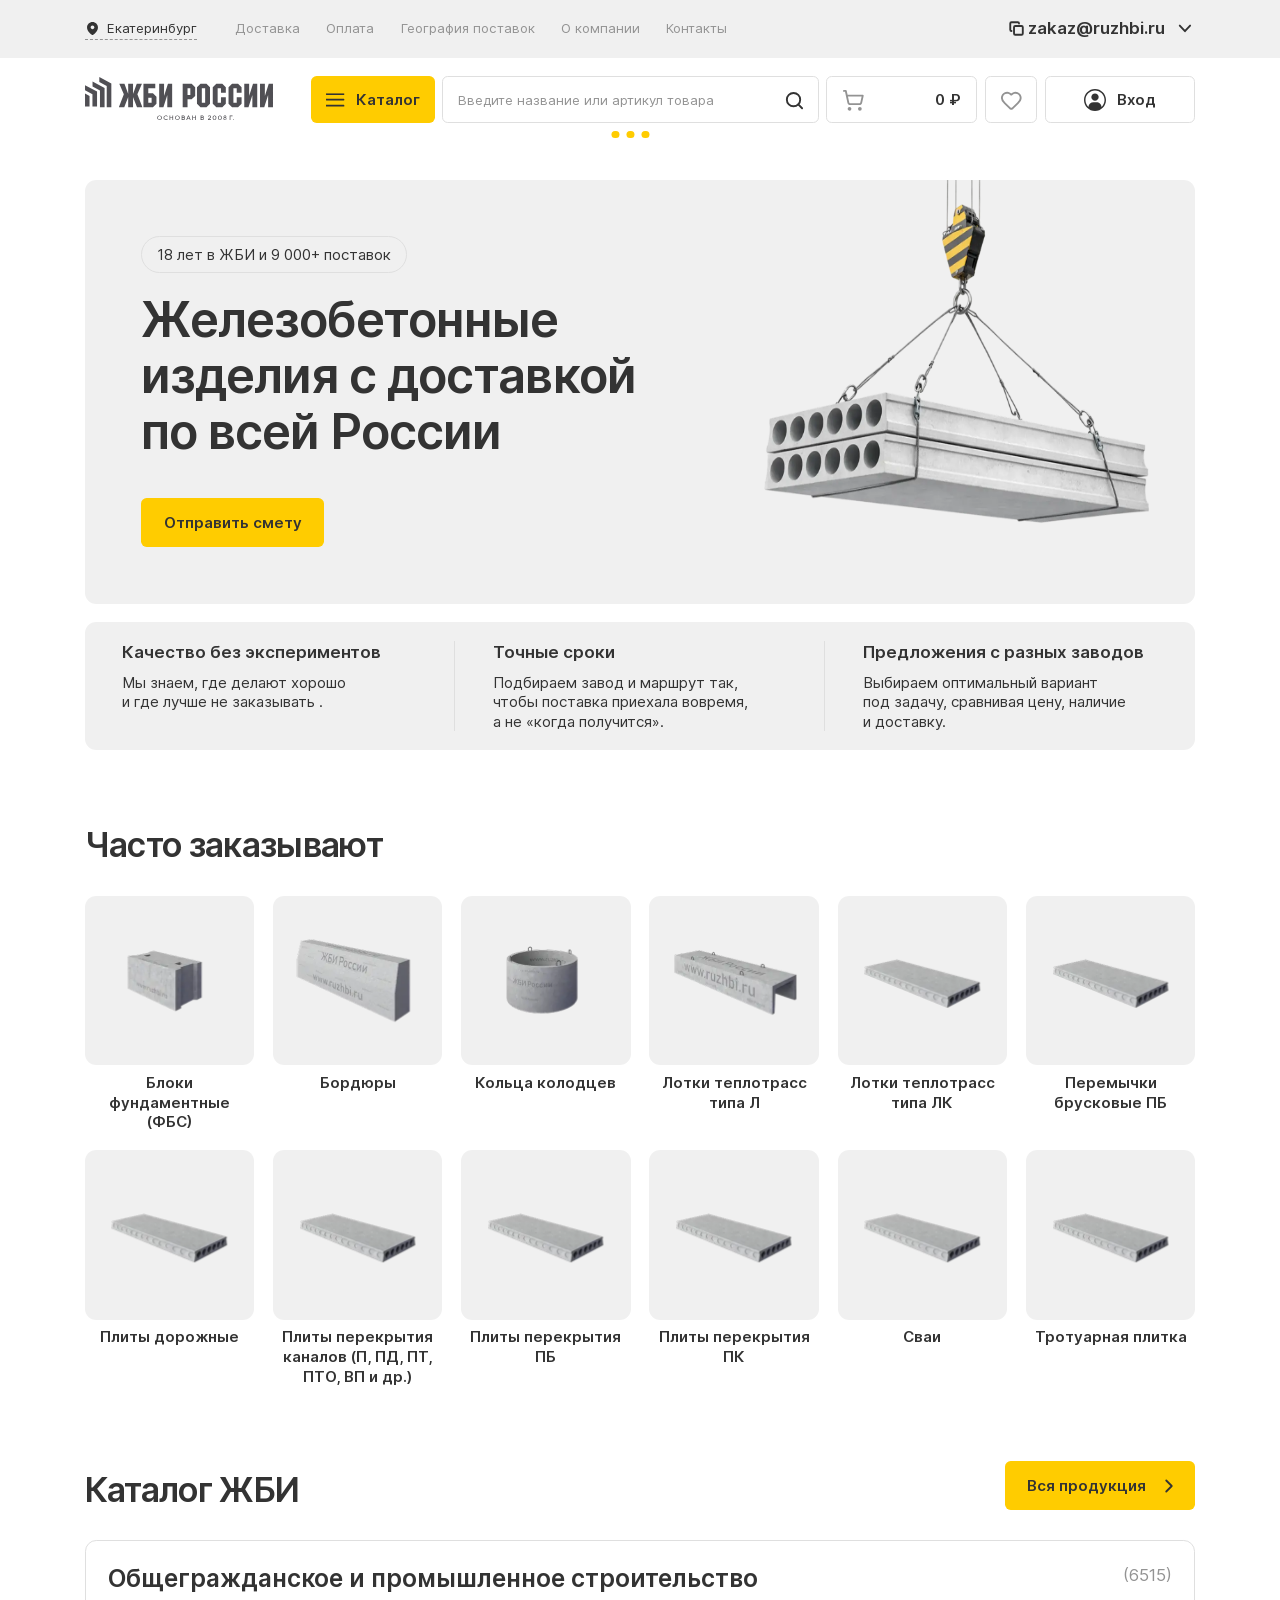
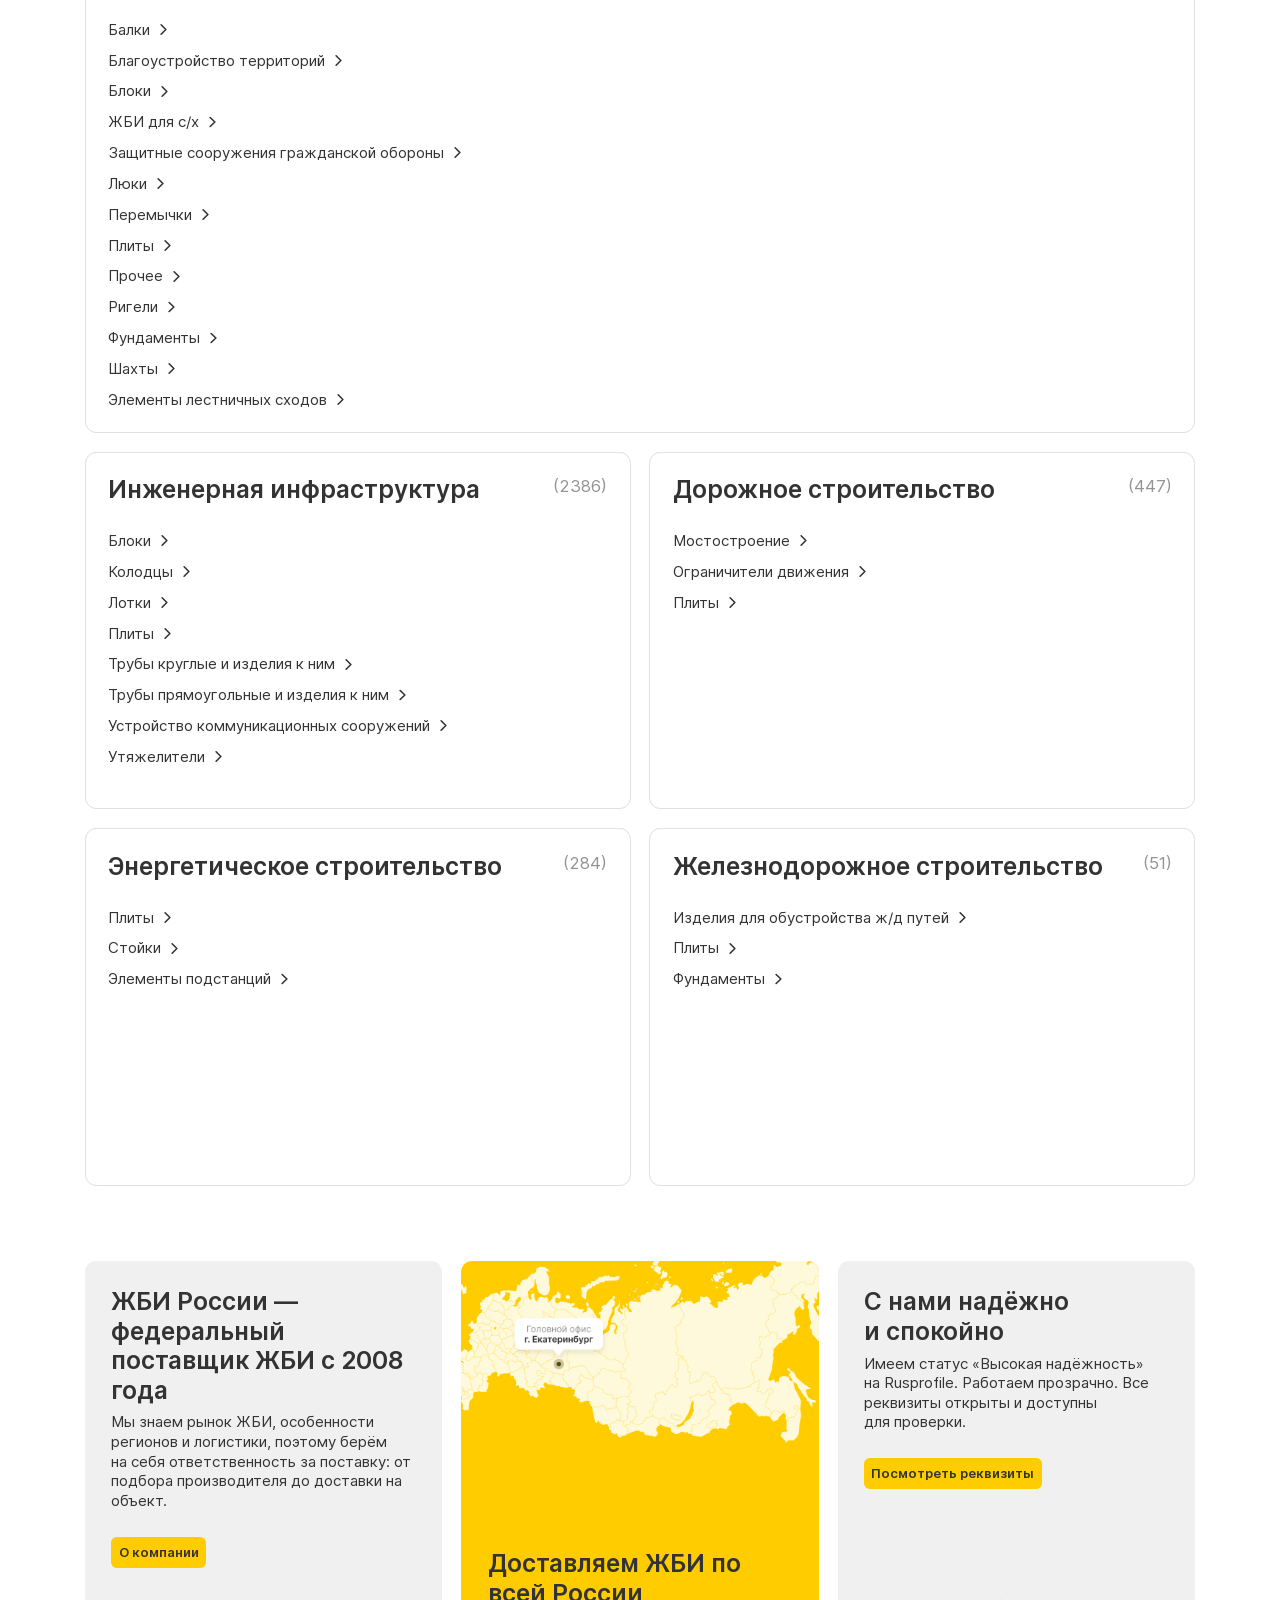
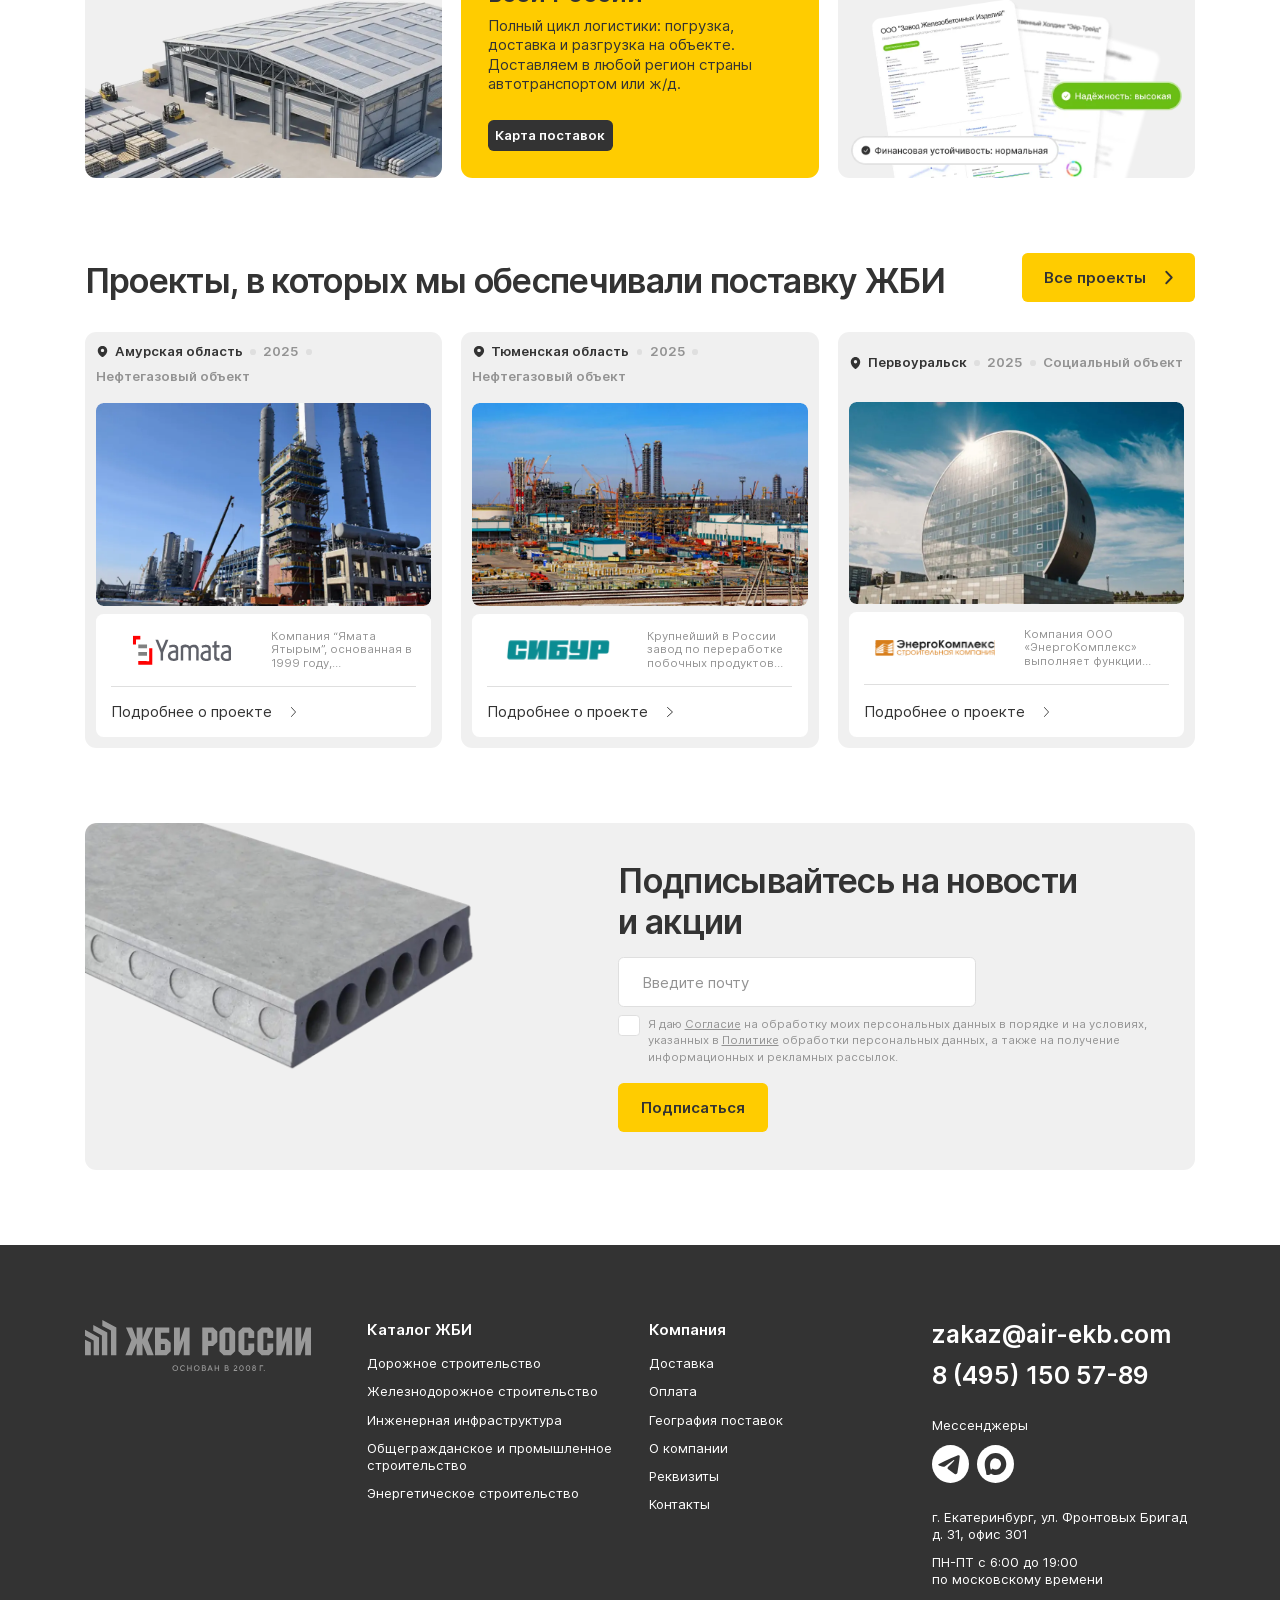
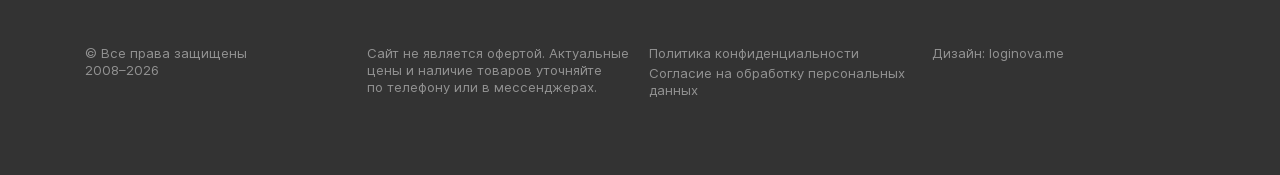
<file: index.html>
<!DOCTYPE html>
<html lang="ru">

<head>
    <meta charset="UTF-8">
    <meta name="viewport" content="width=device-width, initial-scale=1.0">
    <meta name="description" content="">
    <meta name="keywords" content="">
    <meta name="color-scheme" content="light only">
    <link rel="stylesheet" href="css/swiper-bundle.min.css">
    <link rel="stylesheet" href="css/fancybox.css">
    <link rel="stylesheet" href="css/style.min.css">
    <link rel="icon" href="img/favicon.svg" type="image/svg+xml">
    <title>Главная</title>
</head>


<body class="m-page">
    <div class="wrapper">
        <div class="header-top">
            <div class="container">
                <div class="header-top__inner _flex">
                    <a href="" class="header-logo">
                        <img src="img/logo2.svg" alt="">
                    </a>

                    <div data-modal="cityModal" class="header-city _flex">
                        <img src="img/marker3.svg" alt="">
                        <div class="text14">Екатеринбург</div>
                    </div>
                    <div class="nav">
                        <ul>
                            <li><a href="">Доставка</a></li>
                            <li><a href="">Оплата</a></li>
                            <li><a href="">География поставок</a></li>
                            <li><a href="">О компании</a></li>
                            <li><a href="">Контакты</a></li>
                        </ul>
                    </div>

                    <button class="_toggle-catalog header-top__btn m-btn m-btn-yellow">
                        <span>Каталог</span>
                        <img src="img/arrow-right.svg" alt="">
                    </button>

                    <div class="header-action">
                        <div class="header-action__top _flex">
                            <button class="copy-btn" data-copy="zakaz@ruzhbi.ru">
                                <svg xmlns="http://www.w3.org/2000/svg" width="16" height="16" viewBox="0 0 16 16" fill="none">
                                    <path d="M2.66927 10.6654C1.93594 10.6654 1.33594 10.0654 1.33594 9.33203V2.66536C1.33594 1.93203 1.93594 1.33203 2.66927 1.33203H9.33594C10.0693 1.33203 10.6693 1.93203 10.6693 2.66536M6.66927 5.33203H13.3359C14.0723 5.33203 14.6693 5.92898 14.6693 6.66536V13.332C14.6693 14.0684 14.0723 14.6654 13.3359 14.6654H6.66927C5.93289 14.6654 5.33594 14.0684 5.33594 13.332V6.66536C5.33594 5.92898 5.93289 5.33203 6.66927 5.33203Z" stroke="#333333" stroke-width="2" stroke-linecap="round" stroke-linejoin="round" />
                                </svg>
                                <span class="h5 _view1">
                            zakaz@ruzhbi.ru
                        </span>
                                <span class="h5 _view2">
                            скопировано
                        </span>
                            </button>
                            <button class="header-action__toggle">
                                <svg xmlns="http://www.w3.org/2000/svg" width="20" height="20" viewBox="0 0 20 20" fill="none">
                                    <path d="M4 7L9.5 13L15 7" stroke="#333333" stroke-width="2" stroke-linecap="round" stroke-linejoin="round" />
                                </svg>
                            </button>
                        </div>
                        <div class="header-action__bottom">
                            <div class="header-action__links">
                                <a href="" class="header-action__link">
                                    <svg xmlns="http://www.w3.org/2000/svg" width="16" height="16" viewBox="0 0 16 16" fill="none">
                                        <path d="M9.22003 11.046C9.35772 11.1092 9.51283 11.1237 9.65983 11.0869C9.80682 11.0502 9.93692 10.9645 10.0287 10.844L10.2654 10.534C10.3896 10.3684 10.5506 10.234 10.7357 10.1414C10.9209 10.0488 11.125 10.0007 11.332 10.0007H13.332C13.6857 10.0007 14.0248 10.1411 14.2748 10.3912C14.5249 10.6412 14.6654 10.9804 14.6654 11.334V13.334C14.6654 13.6876 14.5249 14.0267 14.2748 14.2768C14.0248 14.5268 13.6857 14.6673 13.332 14.6673C10.1494 14.6673 7.09719 13.403 4.84675 11.1526C2.59631 8.90216 1.33203 5.84992 1.33203 2.66732C1.33203 2.3137 1.47251 1.97456 1.72256 1.72451C1.9726 1.47446 2.31174 1.33398 2.66536 1.33398H4.66536C5.01899 1.33398 5.35812 1.47446 5.60817 1.72451C5.85822 1.97456 5.9987 2.3137 5.9987 2.66732V4.66732C5.9987 4.87431 5.9505 5.07846 5.85793 5.2636C5.76536 5.44874 5.63096 5.60979 5.46536 5.73398L5.15336 5.96798C5.03098 6.06144 4.94471 6.19437 4.90922 6.34422C4.87374 6.49406 4.89122 6.65157 4.9587 6.78998C5.86982 8.64056 7.36831 10.1372 9.22003 11.046Z" stroke="#333333" stroke-width="2" stroke-linecap="round" stroke-linejoin="round" />
                                    </svg>
                                    <span class="h7">
                                8 (495) 150 57-89
                            </span>
                                </a>
                            </div>
                            <div class="header-action__links">
                                <a href="" class="header-action__link">
                                    <svg xmlns="http://www.w3.org/2000/svg" width="16" height="16" viewBox="0 0 16 16" fill="none">
                                        <path class="_fill" d="M1.2071 7.78249C2.60989 7.00979 4.17579 6.36489 5.63889 5.71669C8.15599 4.65499 10.6831 3.61169 13.2357 2.64039C13.7323 2.47489 14.6247 2.31304 14.7122 3.04904C14.6643 4.09084 14.4672 5.12654 14.332 6.16224C13.9888 8.43984 13.5922 10.7096 13.2055 12.9797C13.0722 13.7359 12.125 14.1273 11.5189 13.6434C10.0623 12.6595 8.59449 11.6852 7.15649 10.6785C6.68544 10.1999 7.12224 9.51254 7.54294 9.17074C8.74264 7.98844 10.0149 6.98394 11.1519 5.74054C11.4586 4.99989 10.5524 5.62409 10.2535 5.81534C8.61114 6.94714 7.00894 8.14804 5.27734 9.14274C4.39284 9.62964 3.36194 9.21354 2.47784 8.94184C1.68513 8.61364 0.523522 8.28299 1.20702 7.78254L1.2071 7.78249Z" fill="#333333" />
                                    </svg>
                                    <span class="h7">
                                Telegram
                            </span>
                                </a>
                                <a href="" class="header-action__link">
                                    <svg xmlns="http://www.w3.org/2000/svg" width="16" height="16" viewBox="0 0 16 16" fill="none">
                                        <path class="_fill" d="M8.15549 15.159C6.74231 15.159 6.08558 14.9518 4.94404 14.123C4.22198 15.0554 1.93545 15.784 1.83574 14.5374C1.83574 13.6015 1.62943 12.8107 1.39562 11.9474C1.11711 10.8837 0.800781 9.69926 0.800781 7.98296C0.800781 3.88387 4.14977 0.800049 8.11767 0.800049C12.089 0.800049 15.2007 4.03581 15.2007 8.02094C15.2071 9.90527 14.4689 11.7152 13.1481 13.0534C11.8272 14.3917 10.0317 15.1489 8.15549 15.159ZM8.21394 4.34316C6.28157 4.24301 4.77556 5.58635 4.44203 7.69288C4.16696 9.4368 4.65521 11.5606 5.07126 11.6711C5.27068 11.7194 5.77269 11.312 6.08558 10.9977C6.60296 11.3567 7.20545 11.5723 7.83228 11.6228C8.79478 11.6693 9.73702 11.3346 10.4565 10.6908C11.176 10.047 11.6152 9.14541 11.6798 8.1798C11.7175 7.21218 11.3754 6.2684 10.7272 5.55153C10.079 4.83465 9.17653 4.40198 8.21394 4.34661V4.34316Z" fill="#333333" />
                                    </svg>
                                    <span class="h7">
                                Max
                            </span>
                                </a>
                            </div>
                            <div class="text12 gray-text">
                                ПН-ПТ c 6:00 до 19:00 <br>
                        по московскому времени
                            </div>
                        </div>
                    </div>

                    <button class="header-top__close _toggle-menu">
                        <img src="img/close2.svg" alt="">
                    </button>

                    <a href="" class="header-top__req">
                        <span>Отправить заявку</span>
                        <img src="img/arrow-right.svg" alt="">
                    </a>
                </div>
            </div>
        </div>

        <div class="header-bottom">
            <div class="container">
                <div class="header-bottom__inner _flex">
                    <div class="header-bottom__mob">
                        <a href="" class="header-logo">
                            <img src="img/logo2.svg" alt="">
                        </a>
                        <a href="" class="header-bottom__phone h7">
                            8 (495) 150 57-89
                        </a>
                    </div>
                    <button class="_toggle-catalog catalog-btn m-btn m-btn-yellow">
                        <span class="catalog-btn__img">
                    <img src="img/burger.svg" alt="" class="_view1">
                    <img src="img/burger2.svg" alt="" class="_view2">
                </span>
                        <span class="body-m">Каталог</span>
                    </button>
                    <div class="header-search">
                        <div class="fg">
                            <input type="text" placeholder="Введите название или артикул товара">
                        </div>
                        <img class="header-search__icon" src="img/search.svg" alt="">

                        <div class="search-block__loader loader">
                            <span></span>
                            <span></span>
                            <span></span>
                        </div>
                    </div>
                    <a href="" class="header-cart m-btn-gray-outline">
                        <svg xmlns="http://www.w3.org/2000/svg" width="24" height="24" viewBox="0 0 24 24" fill="none">
                            <path d="M2.05078 2.05078H4.05078L6.71078 14.4708C6.80836 14.9256 7.06145 15.3323 7.42649 15.6206C7.79153 15.909 8.24569 16.0611 8.71078 16.0508H18.4908C18.946 16.05 19.3873 15.8941 19.7418 15.6086C20.0964 15.3232 20.3429 14.9253 20.4408 14.4808L22.0908 7.05078H5.12078M9.00078 21.0008C9.00078 21.5531 8.55307 22.0008 8.00078 22.0008C7.4485 22.0008 7.00078 21.5531 7.00078 21.0008C7.00078 20.4485 7.4485 20.0008 8.00078 20.0008C8.55307 20.0008 9.00078 20.4485 9.00078 21.0008ZM20.0008 21.0008C20.0008 21.5531 19.5531 22.0008 19.0008 22.0008C18.4485 22.0008 18.0008 21.5531 18.0008 21.0008C18.0008 20.4485 18.4485 20.0008 19.0008 20.0008C19.5531 20.0008 20.0008 20.4485 20.0008 21.0008Z" stroke="#939393" stroke-width="2" stroke-linecap="round" stroke-linejoin="round" />
                        </svg>
                        <span class="h6">0 ₽</span>
                    </a>
                    <a href="" class="header-favourite m-btn-gray-outline">
                        <svg xmlns="http://www.w3.org/2000/svg" width="24" height="24" viewBox="0 0 24 24" fill="none">
                            <path d="M2 9.50053C2.00002 8.38773 2.33759 7.30111 2.96813 6.38419C3.59867 5.46727 4.49252 4.76319 5.53161 4.36493C6.5707 3.96667 7.70616 3.89297 8.78801 4.15357C9.86987 4.41417 10.8472 4.99681 11.591 5.82453C11.6434 5.88054 11.7067 5.9252 11.7771 5.95573C11.8474 5.98626 11.9233 6.00201 12 6.00201C12.0767 6.00201 12.1526 5.98626 12.2229 5.95573C12.2933 5.9252 12.3566 5.88054 12.409 5.82453C13.1504 4.99143 14.128 4.4039 15.2116 4.14013C16.2952 3.87636 17.4335 3.94887 18.4749 4.34801C19.5163 4.74715 20.4114 5.45398 21.0411 6.37443C21.6708 7.29488 22.0053 8.38529 22 9.50053C22 11.7905 20.5 13.5005 19 15.0005L13.508 20.3135C13.3217 20.5275 13.0919 20.6994 12.834 20.8178C12.5762 20.9362 12.296 20.9984 12.0123 21.0002C11.7285 21.002 11.4476 20.9434 11.1883 20.8283C10.9289 20.7131 10.697 20.5442 10.508 20.3325L5 15.0005C3.5 13.5005 2 11.8005 2 9.50053Z" stroke="#939393" stroke-width="2" stroke-linecap="round" stroke-linejoin="round" />
                        </svg>
                    </a>
                    <div class="header-lk">
                        <a href="" class="header-lk__show m-btn m-btn-gray-outline">
                            <img src="img/user.svg" alt="">
                            <span class="h6">Вход</span>
                        </a>
                    </div>
                </div>
            </div>
            <div class="header-catalog">
                <button class="_back-to-menu header-catalog__close">
                    <img src="img/close2.svg" alt="">
                </button>
                <button class="_back-to-menu header-catalog__back back-btn">
                    <img src="img/arrow-left.svg" alt="">
                    <span class="h5">Каталог</span>
                </button>
                <div class="container">
                    <div class="header-catalog__inner">
                        <div class="header-catalog__col">
                            <div class="header-catalog__items">
                                <div class="menu-item">
                                    <div class="menu-item__show">
                                        <span class="h5">Популярные категории</span>
                                    </div>
                                    <div class="menu-item__hidden">
                                        <button class="menu-item__back back-btn">
                                            <img src="img/arrow-left.svg" alt="">
                                            <span class="h5">Популярные категории</span>
                                        </button>
                                        <div class="menu-item__scroll">
                                            <div class="menu-group">
                                                <a href="" class="h4">
                                                    Благоустройство территорий
                                                </a>
                                                <ul class="menu-group__links">
                                                    <li><a href="">Вазоны</a></li>
                                                    <li><a href="">Комплектующие водоотвода (решётки, пескоуловители и т.д.)</a></li>
                                                    <li><a href="">Заборы и другие элементы ограждения</a></li>
                                                    <li><a href="">Скамьи</a></li>
                                                    <li><a href="">Стойки (опоры) дорожных знаков</a></li>
                                                    <li><a href="">Столбы освещения (опоры освещения)</a></li>
                                                    <li><a href="">Тетраподы</a></li>
                                                    <li><a href="">Тротуарная плитка</a></li>
                                                    <li><a href="">Урны</a></li>
                                                    <li><a href="">Фундаменты дорожных знаков</a></li>
                                                    <li><a href="">Козырьки входа</a></li>
                                                </ul>
                                            </div>
                                            <div class="menu-group">
                                                <a href="" class="h4">
                                                    Балки
                                                </a>
                                                <ul class="menu-group__links">
                                                    <li><a href="">Балки обвязочные</a></li>
                                                    <li><a href="">Балки перекрытий СБНОС</a></li>
                                                    <li><a href="">Балки подкрановых путей</a></li>
                                                    <li><a href="">Балки стропильные</a></li>
                                                    <li><a href="">Балки фундаментные</a></li>
                                                </ul>
                                            </div>
                                            <div class="menu-group">
                                                <a href="" class="h4">
                                                    Благоустройство территорий
                                                </a>
                                                <ul class="menu-group__links">
                                                    <li><a href="">Вазоны</a></li>
                                                    <li><a href="">Комплектующие водоотвода (решётки, пескоуловители и т.д.)</a></li>
                                                    <li><a href="">Заборы и другие элементы ограждения</a></li>
                                                    <li><a href="">Скамьи</a></li>
                                                    <li><a href="">Стойки (опоры) дорожных знаков</a></li>
                                                    <li><a href="">Столбы освещения (опоры освещения)</a></li>
                                                    <li><a href="">Тетраподы</a></li>
                                                    <li><a href="">Тротуарная плитка</a></li>
                                                    <li><a href="">Урны</a></li>
                                                    <li><a href="">Фундаменты дорожных знаков</a></li>
                                                    <li><a href="">Козырьки входа</a></li>
                                                </ul>
                                            </div>
                                            <div class="menu-item__more _flex">
                                                <a href="" class="menu-item__more-link text16">
                                                    Все товары
                                                </a>
                                            </div>
                                        </div>
                                    </div>
                                </div>

                                <div class="menu-item">
                                    <div class="menu-item__show">
                                        <span class="h5">Дорожное строительство</span>
                                    </div>
                                    <div class="menu-item__hidden">
                                        <button class="menu-item__back back-btn">
                                            <img src="img/arrow-left.svg" alt="">
                                            <span class="h5">Дорожное строительство</span>
                                        </button>
                                        <div class="menu-item__scroll">
                                            <div class="menu-group">
                                                <ul class="menu-group__links">
                                                    <li><a href="">Автопавильоны</a></li>
                                                    <li><a href="">Балки</a></li>
                                                    <li><a href="">Бассейны</a></li>
                                                    <li><a href="">Блоки</a></li>
                                                    <li><a href="">Гаражи</a></li>
                                                    <li><a href="">Детали резервуаров</a></li>
                                                    <li><a href="">Диафрагмы жесткости</a></li>
                                                    <li><a href="">ЖБИ для с/х</a></li>
                                                    <li><a href="">Кирпич</a></li>
                                                    <li><a href="">Колонны</a></li>
                                                    <li><a href="">Люки</a></li>
                                                    <li><a href="">Панели стеновые, цокольные, карнизные, керамзитобетонные</a></li>
                                                    <li><a href="">Перемычки</a></li>
                                                    <li><a href="">Плиты</a></li>
                                                    <li><a href="">Прогоны</a></li>
                                                    <li><a href="">Ригели</a></li>
                                                    <li><a href="">Сваи</a></li>
                                                    <li><a href="">Фундаменты</a></li>
                                                    <li><a href="">Шахты лифта</a></li>
                                                    <li><a href="">Элементы лестничных сходов</a></li>
                                                </ul>
                                            </div>
                                        </div>
                                    </div>
                                </div>

                                <div class="menu-item">
                                    <div class="menu-item__show">
                                        <span class="h5">Железнодорожное строительство</span>
                                    </div>
                                    <div class="menu-item__hidden">
                                        <button class="menu-item__back back-btn">
                                            <img src="img/arrow-left.svg" alt="">
                                            <span class="h5">Железнодорожное строительство</span>
                                        </button>
                                        <div class="menu-item__scroll">
                                            <div class="menu-group">
                                                <ul class="menu-group__links">
                                                    <li><a href="">Автопавильоны</a></li>
                                                    <li><a href="">Балки</a></li>
                                                    <li><a href="">Бассейны</a></li>
                                                    <li><a href="">Блоки</a></li>
                                                    <li><a href="">Гаражи</a></li>
                                                    <li><a href="">Детали резервуаров</a></li>
                                                    <li><a href="">Диафрагмы жесткости</a></li>
                                                    <li><a href="">ЖБИ для с/х</a></li>
                                                    <li><a href="">Кирпич</a></li>
                                                    <li><a href="">Колонны</a></li>
                                                    <li><a href="">Люки</a></li>
                                                    <li><a href="">Панели стеновые, цокольные, карнизные, керамзитобетонные</a></li>
                                                    <li><a href="">Перемычки</a></li>
                                                    <li><a href="">Плиты</a></li>
                                                    <li><a href="">Прогоны</a></li>
                                                    <li><a href="">Ригели</a></li>
                                                    <li><a href="">Сваи</a></li>
                                                    <li><a href="">Фундаменты</a></li>
                                                    <li><a href="">Шахты лифта</a></li>
                                                    <li><a href="">Элементы лестничных сходов</a></li>
                                                </ul>
                                            </div>
                                        </div>
                                    </div>
                                </div>

                                <div class="menu-item">
                                    <div class="menu-item__show">
                                        <span class="h5">Инженерная инфраструктура</span>
                                    </div>
                                    <div class="menu-item__hidden">
                                        <button class="menu-item__back back-btn">
                                            <img src="img/arrow-left.svg" alt="">
                                            <span class="h5">Инженерная инфраструктура</span>
                                        </button>
                                        <div class="menu-item__scroll">
                                            <div class="menu-group">
                                                <ul class="menu-group__links">
                                                    <li><a href="">Автопавильоны</a></li>
                                                    <li><a href="">Балки</a></li>
                                                    <li><a href="">Бассейны</a></li>
                                                    <li><a href="">Блоки</a></li>
                                                    <li><a href="">Гаражи</a></li>
                                                    <li><a href="">Детали резервуаров</a></li>
                                                    <li><a href="">Диафрагмы жесткости</a></li>
                                                    <li><a href="">ЖБИ для с/х</a></li>
                                                    <li><a href="">Кирпич</a></li>
                                                    <li><a href="">Колонны</a></li>
                                                    <li><a href="">Люки</a></li>
                                                    <li><a href="">Панели стеновые, цокольные, карнизные, керамзитобетонные</a></li>
                                                    <li><a href="">Перемычки</a></li>
                                                    <li><a href="">Плиты</a></li>
                                                    <li><a href="">Прогоны</a></li>
                                                    <li><a href="">Ригели</a></li>
                                                    <li><a href="">Сваи</a></li>
                                                    <li><a href="">Фундаменты</a></li>
                                                    <li><a href="">Шахты лифта</a></li>
                                                    <li><a href="">Элементы лестничных сходов</a></li>
                                                </ul>
                                            </div>
                                        </div>
                                    </div>
                                </div>

                                <div class="menu-item">
                                    <div class="menu-item__show">
                                        <span class="h5">Общегражданское и промышленное строительство</span>
                                    </div>
                                    <div class="menu-item__hidden">
                                        <button class="menu-item__back back-btn">
                                            <img src="img/arrow-left.svg" alt="">
                                            <span class="h5">Общегражданское и промышленное строительство</span>
                                        </button>
                                        <div class="menu-item__scroll">
                                            <div class="menu-group">
                                                <ul class="menu-group__links">
                                                    <li><a href="">Автопавильоны</a></li>
                                                    <li><a href="">Балки</a></li>
                                                    <li><a href="">Бассейны</a></li>
                                                    <li><a href="">Блоки</a></li>
                                                    <li><a href="">Гаражи</a></li>
                                                    <li><a href="">Детали резервуаров</a></li>
                                                    <li><a href="">Диафрагмы жесткости</a></li>
                                                    <li><a href="">ЖБИ для с/х</a></li>
                                                    <li><a href="">Кирпич</a></li>
                                                    <li><a href="">Колонны</a></li>
                                                    <li><a href="">Люки</a></li>
                                                    <li><a href="">Панели стеновые, цокольные, карнизные, керамзитобетонные</a></li>
                                                    <li><a href="">Перемычки</a></li>
                                                    <li><a href="">Плиты</a></li>
                                                    <li><a href="">Прогоны</a></li>
                                                    <li><a href="">Ригели</a></li>
                                                    <li><a href="">Сваи</a></li>
                                                    <li><a href="">Фундаменты</a></li>
                                                    <li><a href="">Шахты лифта</a></li>
                                                    <li><a href="">Элементы лестничных сходов</a></li>
                                                </ul>
                                            </div>
                                        </div>
                                    </div>
                                </div>

                                <div class="menu-item">
                                    <div class="menu-item__show">
                                        <span class="h5">Энергетическое строительство</span>
                                    </div>
                                    <div class="menu-item__hidden">
                                        <button class="menu-item__back back-btn">
                                            <img src="img/arrow-left.svg" alt="">
                                            <span class="h5">Энергетическое строительство</span>
                                        </button>
                                        <div class="menu-item__scroll">
                                            <div class="menu-group">
                                                <ul class="menu-group__links">
                                                    <li><a href="">Автопавильоны</a></li>
                                                    <li><a href="">Балки</a></li>
                                                    <li><a href="">Бассейны</a></li>
                                                    <li><a href="">Блоки</a></li>
                                                    <li><a href="">Гаражи</a></li>
                                                    <li><a href="">Детали резервуаров</a></li>
                                                    <li><a href="">Диафрагмы жесткости</a></li>
                                                    <li><a href="">ЖБИ для с/х</a></li>
                                                    <li><a href="">Кирпич</a></li>
                                                    <li><a href="">Колонны</a></li>
                                                    <li><a href="">Люки</a></li>
                                                    <li><a href="">Панели стеновые, цокольные, карнизные, керамзитобетонные</a></li>
                                                    <li><a href="">Перемычки</a></li>
                                                    <li><a href="">Плиты</a></li>
                                                    <li><a href="">Прогоны</a></li>
                                                    <li><a href="">Ригели</a></li>
                                                    <li><a href="">Сваи</a></li>
                                                    <li><a href="">Фундаменты</a></li>
                                                    <li><a href="">Шахты лифта</a></li>
                                                    <li><a href="">Элементы лестничных сходов</a></li>
                                                </ul>
                                            </div>
                                        </div>
                                    </div>
                                </div>

                            </div>
                        </div>
                        <div class="header-catalog__col2"></div>
                    </div>
                </div>
            </div>
        </div>




        <main class="content">

            <div class="main m-section">
                <div class="container">
                    <div class="main__inner grid2">
                        <div class="main__col">
                            <div class="main__badge">
                                <span>18 лет в ЖБИ и 9 000+ поставок</span>
                            </div>
                            <div class="_mt20">
                                <h1 class="h1">
                                    Железобетонные изделия с доставкой <span class="_no-wrap">по всей</span> России
                                </h1>
                            </div>
                            <div class="_mt40 _mt28-mob _flex">
                                <a href="" class="m-btn m-btn-yellow">
                                    <span>Отправить смету</span>
                                </a>
                            </div>
                        </div>
                        <div class="main__col2">
                            <img src="img/main.webp" alt="" class="main__img">
                        </div>
                    </div>

                    <div class="main-info">
                        <div class="main-info__col">
                            <div class="text18 semi-bold-text">
                                Качество без экспериментов
                            </div>
                            <div class="_mt8">
                                <div class="text16">
                                    Мы знаем, где делают хорошо и где лучше <span class="_no-wrap">не заказывать</span> .
                                </div>
                            </div>
                        </div>
                        <div class="main-info__col">
                            <div class="text18 semi-bold-text">
                                Точные сроки
                            </div>
                            <div class="_mt8">
                                <div class="text16">
                                    Подбираем завод и маршрут так, чтобы поставка приехала вовремя, а не «когда получится».
                                </div>
                            </div>
                        </div>
                        <div class="main-info__col">
                            <div class="text18 semi-bold-text">
                                Предложения с разных заводов
                            </div>
                            <div class="_mt8">
                                <div class="text16">
                                    Выбираем оптимальный вариант под задачу, сравнивая цену, наличие и доставку.
                                </div>
                            </div>
                        </div>
                    </div>
                </div>

            </div>

            <div class="popular-products m-section">
                <div class="container">
                    <div class="h2">
                        Часто заказывают
                    </div>
                    <div class="_mt32 _mt28-mob grid8 grid-laptop6 grid-tablet4 grid-mob2">
                        <a href="" class="product-card">
                            <div class="product-card__img">
                                <img src="img/product-img.webp" alt="">
                            </div>
                            <div class="text16 semi-bold-text">
                                Блоки фундаментные (ФБС)
                            </div>
                        </a>

                        <a href="" class="product-card">
                            <div class="product-card__img">
                                <img src="img/product-img2.webp" alt="">
                            </div>
                            <div class="text16 semi-bold-text">
                                Бордюры
                            </div>
                        </a>

                        <a href="" class="product-card">
                            <div class="product-card__img">
                                <img src="img/product-img3.webp" alt="">
                            </div>
                            <div class="text16 semi-bold-text">
                                Кольца колодцев
                            </div>
                        </a>

                        <a href="" class="product-card">
                            <div class="product-card__img">
                                <img src="img/product-img4.webp" alt="">
                            </div>
                            <div class="text16 semi-bold-text">
                                Лотки теплотрасс типа Л
                            </div>
                        </a>

                        <a href="" class="product-card">
                            <div class="product-card__img">
                                <img src="img/product-img5.webp" alt="">
                            </div>
                            <div class="text16 semi-bold-text">
                                Лотки теплотрасс типа ЛК
                            </div>
                        </a>

                        <a href="" class="product-card">
                            <div class="product-card__img">
                                <img src="img/product-img5.webp" alt="">
                            </div>
                            <div class="text16 semi-bold-text">
                                Перемычки брусковые ПБ
                            </div>
                        </a>

                        <a href="" class="product-card">
                            <div class="product-card__img">
                                <img src="img/product-img5.webp" alt="">
                            </div>
                            <div class="text16 semi-bold-text">
                                Плиты дорожные
                            </div>
                        </a>

                        <a href="" class="product-card">
                            <div class="product-card__img">
                                <img src="img/product-img5.webp" alt="">
                            </div>
                            <div class="text16 semi-bold-text">
                                Плиты перекрытия каналов (П, ПД, ПТ, ПТО, ВП и др.)
                            </div>
                        </a>

                        <a href="" class="product-card">
                            <div class="product-card__img">
                                <img src="img/product-img5.webp" alt="">
                            </div>
                            <div class="text16 semi-bold-text">
                                Плиты перекрытия ПБ
                            </div>
                        </a>

                        <a href="" class="product-card">
                            <div class="product-card__img">
                                <img src="img/product-img5.webp" alt="">
                            </div>
                            <div class="text16 semi-bold-text">
                                Плиты перекрытия ПК
                            </div>
                        </a>

                        <a href="" class="product-card">
                            <div class="product-card__img">
                                <img src="img/product-img5.webp" alt="">
                            </div>
                            <div class="text16 semi-bold-text">
                                Сваи
                            </div>
                        </a>

                        <a href="" class="product-card">
                            <div class="product-card__img">
                                <img src="img/product-img5.webp" alt="">
                            </div>
                            <div class="text16 semi-bold-text">
                                Тротуарная плитка
                            </div>
                        </a>

                    </div>

                </div>
            </div>

            <div class="main-catalog m-section">
                <div class="container">
                    <div class="link-and-title">
                        <div class="h2">
                            Каталог ЖБИ
                        </div>
                        <a href="" class="m-btn m-btn-yellow">
                            <span>Вся продукция</span>
                            <img src="img/arrow-right.svg" alt="">
                        </a>
                    </div>
                    <div class="_mt32 grid3 grid-laptop2 grid-tablet">
                        <div class="category-card _big">
                            <div class="category-card__top">
                                <div class="h3">
                                    <a href="">
                                        Общегражданское <span class="_no-wrap">и промышленное</span> строительство
                                    </a>
                                </div>
                                <div class="category-card__num text18">
                                    (6515)
                                </div>
                            </div>
                            <div class="category-card__links _mt28">
                                <a href="" class="category-card__link">Балки</a>
                                <a href="" class="category-card__link">Благоустройство территорий</a>
                                <a href="" class="category-card__link">Блоки</a>
                                <a href="" class="category-card__link">ЖБИ для с/х</a>
                                <a href="" class="category-card__link">Защитные сооружения гражданской обороны</a>
                                <a href="" class="category-card__link">Люки</a>
                                <a href="" class="category-card__link">Перемычки</a>
                                <a href="" class="category-card__link">Плиты</a>
                                <a href="" class="category-card__link">Прочее</a>
                                <a href="" class="category-card__link">Ригели</a>
                                <a href="" class="category-card__link">Фундаменты</a>
                                <a href="" class="category-card__link">Шахты</a>
                                <a href="" class="category-card__link">Элементы лестничных сходов</a>
                            </div>
                        </div>
                        <div class="category-card">
                            <div class="category-card__top">
                                <div class="h3">
                                    <a href="">Инженерная инфраструктура</a>
                                </div>
                                <div class="category-card__num text18">
                                    (2386)
                                </div>
                            </div>
                            <div class="category-card__links _mt28">
                                <a href="" class="category-card__link">Блоки</a>
                                <a href="" class="category-card__link">Колодцы</a>
                                <a href="" class="category-card__link">Лотки</a>
                                <a href="" class="category-card__link">Плиты</a>
                                <a href="" class="category-card__link">Трубы круглые и изделия к ним</a>
                                <a href="" class="category-card__link">Трубы прямоугольные и изделия к ним</a>
                                <a href="" class="category-card__link">Устройство коммуникационных сооружений</a>
                                <a href="" class="category-card__link">Утяжелители</a>
                            </div>
                        </div>
                        <div class="category-card">
                            <div class="category-card__top">
                                <div class="h3">
                                    <a href="">Дорожное строительство</a>
                                </div>
                                <div class="category-card__num text18">
                                    (447)
                                </div>
                            </div>
                            <div class="category-card__links _mt28">
                                <a href="" class="category-card__link">Мостостроение</a>
                                <a href="" class="category-card__link">Ограничители движения</a>
                                <a href="" class="category-card__link">Плиты</a>
                            </div>
                        </div>
                        <div class="category-card">
                            <div class="category-card__top">
                                <div class="h3">
                                    <a href="">Энергетическое строительство</a>
                                </div>
                                <div class="category-card__num text18">
                                    (284)
                                </div>
                            </div>
                            <div class="category-card__links _mt28">
                                <a href="" class="category-card__link">Плиты</a>
                                <a href="" class="category-card__link">Стойки</a>
                                <a href="" class="category-card__link">Элементы подстанций</a>
                            </div>
                        </div>
                        <div class="category-card">
                            <div class="category-card__top">
                                <div class="h3">
                                    <a href="">Железнодорожное строительство</a>
                                </div>
                                <div class="category-card__num text18">
                                    (51)
                                </div>
                            </div>
                            <div class="category-card__links _mt28">
                                <a href="" class="category-card__link">Изделия для обустройства ж/д путей</a>
                                <a href="" class="category-card__link">Плиты</a>
                                <a href="" class="category-card__link">Фундаменты</a>
                            </div>
                        </div>
                    </div>
                </div>

            </div>

            <div class="advantages m-section">
                <div class="container">
                    <div class="grid3 grid-tablet">
                        <div class="advantage-card">
                            <div class="advantage-card__content">
                                <div class="h3">
                                    ЖБИ России — федеральный поставщик ЖБИ с 2008 года
                                </div>
                                <div class="_mt8">
                                    <div class="body-m">
                                        Мы знаем рынок ЖБИ, особенности регионов и логистики, поэтому берём на себя ответственность за поставку: от подбора производителя до доставки на объект.
                                    </div>
                                </div>
                                <div class="_mt28 _flex">
                                    <a href="" class="m-btn m-btn-yellow m-btn-small">
                                        <span>О компании</span>
                                    </a>
                                </div>
                            </div>
                            <div class="advantage-card__img">
                                <img src="img/advantage-img.webp" alt="" class="_view1">
                                <img src="img/advantage-img-tablet.webp" alt="" class="_view2">
                            </div>
                        </div>
                        <div class="advantage-card advantage-card--yellow">
                            <div class="advantage-card__content">
                                <div class="h3">
                                    Доставляем ЖБИ по всей России
                                </div>
                                <div class="_mt8">
                                    <div class="body-m">
                                        Полный цикл логистики: погрузка, доставка <span class="_no-wrap">и разгрузка</span> на объекте. Доставляем в любой регион страны автотранспортом или ж/д.
                                    </div>
                                </div>
                                <div class="_mt28 _flex">
                                    <a href="" class="m-btn m-btn-black m-btn-small">
                                        <span>Карта поставок</span>
                                    </a>
                                </div>
                            </div>
                            <div class="advantage-card__img">
                                <img src="img/center-img.webp" alt="">
                                <!--                <img src="img/advantage-img2.webp" alt="" class="_view1">-->
                                <!--                <img src="img/advantage-img2-tablet.webp" alt="" class="_view2">-->
                            </div>
                        </div>
                        <div class="advantage-card">
                            <div class="advantage-card__content">
                                <div class="h3">
                                    С нами надёжно и спокойно
                                </div>
                                <div class="_mt8">
                                    <div class="body-m">
                                        Имеем статус «Высокая надёжность» на Rusprofile. Работаем прозрачно. Все реквизиты открыты <span class="_no-wrap">и доступны</span> для проверки.
                                    </div>
                                </div>
                                <div class="_mt28 _flex">
                                    <a href="" class="m-btn m-btn-yellow m-btn-small">
                                        <span>Посмотреть реквизиты</span>
                                    </a>
                                </div>
                            </div>
                            <div class="advantage-card__img">
                                <img src="img/right-img.webp" alt="">
                                <!--        <img src="img/advantage-img3.webp" alt="" class="_view1">-->
                                <!--        <img src="img/advantage-img3-tablet.webp" alt="" class="_view2">-->
                            </div>
                        </div>

                    </div>
                </div>

            </div>

            <div class="main-projects m-section">
                <div class="container">
                    <div class="link-and-title">
                        <div class="main-projects__title">
                            <div class="h2">
                                Проекты, в которых мы обеспечивали поставку ЖБИ
                            </div>
                        </div>
                        <a href="" class="m-btn m-btn-yellow">
                            <span>Все проекты</span>
                            <img src="img/arrow-right.svg" alt="">
                        </a>
                    </div>
                    <div class="_mt32 grid3 grid-tablet2 grid-mob-small">
                        <div class="project-card">
                            <div class="project-card__top _flex semi-bold-text">
                                <div class="project-card__place _flex">
                                    <img src="img/marker.svg" alt="">
                                    <span class="text14">
                Амурская область
            </span>
                                </div>
                                <span class="dot"></span>
                                <div class="text14 gray-text">
                                    2025
                                </div>
                                <span class="dot"></span>
                                <div class="text14 gray-text">
                                    Нефтегазовый объект
                                </div>
                            </div>
                            <a href="" class="project-card__img _scale-img">
                                <img src="img/project-img.webp" alt="">
                            </a>
                            <div class="project-card__bottom">
                                <div class="project-card__info">

                                    <img src="img/project-icon.svg" alt="" class="project-card__icon">

                                    <div class="project-card__desc text12 gray-text">
                                        Компания “Ямата Ятырым”, основанная в 1999 году, зарекомендовала себя на международной арене как компания, осуществившая большое количество строительных проектов в разных странах мира.
                                    </div>
                                </div>
                                <a href="" class="project-card__link">
                                    <span>Подробнее о проекте</span>
                                    <img src="img/arrow-right2.svg" alt="">
                                </a>
                            </div>
                        </div>

                        <div class="project-card">
                            <div class="project-card__top _flex semi-bold-text">
                                <div class="project-card__place _flex">
                                    <img src="img/marker.svg" alt="">
                                    <span class="text14">
                Тюменская область
            </span>
                                </div>
                                <span class="dot"></span>
                                <div class="text14 gray-text">
                                    2025
                                </div>
                                <span class="dot"></span>
                                <div class="text14 gray-text">
                                    Нефтегазовый объект
                                </div>
                            </div>
                            <a href="" class="project-card__img _scale-img">
                                <img src="img/project-img2.webp" alt="">
                            </a>
                            <div class="project-card__bottom">
                                <div class="project-card__info">

                                    <img src="img/project-icon2.svg" alt="" class="project-card__icon">

                                    <div class="project-card__desc text12 gray-text">
                                        Крупнейший в России завод по переработке побочных продуктов нефтегазодобычи
                                    </div>
                                </div>
                                <a href="" class="project-card__link">
                                    <span>Подробнее о проекте</span>
                                    <img src="img/arrow-right2.svg" alt="">
                                </a>
                            </div>
                        </div>

                        <div class="project-card">
                            <div class="project-card__top _flex semi-bold-text">
                                <div class="project-card__place _flex">
                                    <img src="img/marker.svg" alt="">
                                    <span class="text14">
                Первоуральск
            </span>
                                </div>
                                <span class="dot"></span>
                                <div class="text14 gray-text">
                                    2025
                                </div>
                                <span class="dot"></span>
                                <div class="text14 gray-text">
                                    Социальный объект
                                </div>
                            </div>
                            <a href="" class="project-card__img _scale-img">
                                <img src="img/project-img3.webp" alt="">
                            </a>
                            <div class="project-card__bottom">
                                <div class="project-card__info">

                                    <img src="img/project-icon3.svg" alt="" class="project-card__icon">

                                    <div class="project-card__desc text12 gray-text">
                                        Компания ООО «ЭнергоКомплекс» выполняет функции генерального подрядчика на отдельные виды работ и проектировщика в сфере промышленного и гражданского строительства.
                                    </div>
                                </div>
                                <a href="" class="project-card__link">
                                    <span>Подробнее о проекте</span>
                                    <img src="img/arrow-right2.svg" alt="">
                                </a>
                            </div>
                        </div>

                    </div>
                </div>

            </div>

            <div class="subscribe m-section _last">
                <div class="container">
                    <div class="subscribe__inner">
                        <div class="subscribe__img m-img">
                            <img src="img/subscribe5.webp" alt="">
                            <!--            <img src="img/subscribe.webp" alt="" class="_view1">-->
                            <!--            <img src="img/subscribe2.webp" alt="" class="_view2">-->
                            <!--            <img src="img/subscribe3.webp" alt="" class="_view3">-->
                            <!--            <img src="img/subscribe4.webp" alt="" class="_view4">-->
                        </div>
                        <form class="subscribe-form">
                            <div class="h2">
                                Подписывайтесь на новости <span class="_no-wrap">и акции</span>
                            </div>
                            <div class="_mt16">
                                <div class="fg">
                                    <input type="text" placeholder="Введите почту">
                                </div>
                            </div>
                            <div class="_mt8">
                                <div class="m-check gray-text">
                                    <input type="checkbox">
                                    <label>
                                        <span class="text12">
                            Я даю <a href="">Согласие</a> на обработку моих персональных данных в порядке и на условиях, указанных в <a
                                href="">Политике</a> обработки персональных данных, а также на получение информационных и рекламных рассылок.
                        </span>
                                    </label>
                                </div>
                            </div>
                            <div class="_mt20 _flex">
                                <button class="m-btn m-btn-yellow">
                                    <span>Подписаться</span>
                                </button>
                            </div>
                        </form>
                    </div>
                </div>

            </div>

        </main>
        <footer class="footer">
            <div class="container">
                <div class="footer-top grid4">
                    <div class="footer-top__col">
                        <a href="" class="footer__logo">
                            <img src="img/logo.svg" alt="">
                        </a>
                    </div>
                    <div class="footer-top__col2">
                        <div class="body-m semi-bold-text">
                            Каталог ЖБИ
                        </div>
                        <div class="footer-nav _mt16">
                            <ul>
                                <li><a href="">Дорожное строительство</a></li>
                                <li><a href="">Железнодорожное строительство</a></li>
                                <li><a href="">Инженерная инфраструктура</a></li>
                                <li><a href="">Общегражданское и промышленное строительство</a></li>
                                <li><a href="">Энергетическое строительство</a></li>
                            </ul>
                        </div>
                    </div>
                    <div class="footer-top__col3">
                        <div class="body-m semi-bold-text">
                            Компания
                        </div>
                        <div class="footer-nav _mt16">
                            <ul>
                                <li><a href="">Доставка</a></li>
                                <li><a href="">Оплата</a></li>
                                <li><a href="">География поставок</a></li>
                                <li><a href="">О компании</a></li>
                                <li><a href="">Реквизиты</a></li>
                                <li><a href="">Контакты</a></li>
                            </ul>
                        </div>
                    </div>
                    <div class="footer-top__col4">
                        <div class="h3">
                            <a href="mailto:zakaz@air-ekb.com">zakaz@air-ekb.com</a>
                        </div>
                        <div class="_mt12">
                            <div class="h3">
                                <a href="tel:8 (495) 150 57-89">8 (495) 150 57-89</a>
                            </div>
                        </div>
                        <div class="_mt28 _mt16-tablet">
                            <div class="body-s">
                                Мессенджеры
                            </div>
                            <div class="socials _mt12">
                                <a href="" class="socials__item">
                                    <img src="img/tg.svg" alt="">
                                </a>
                                <a href="" class="socials__item">
                                    <img src="img/max.svg" alt="">
                                </a>
                            </div>
                        </div>
                        <div class="_mt28 _mt16-tablet">
                            <div class="body-s">
                                г. Екатеринбург, ул. Фронтовых Бригад <span class="_no-wrap">д. 31,</span> <span class="_no-wrap">офис 301</span>
                            </div>
                            <div class="_mt12">
                                <div class="body-s">
                                    ПН-ПТ c 6:00 до 19:00 по московскому времени
                                </div>
                            </div>
                        </div>
                    </div>
                </div>
                <div class="footer-bottom gray-text grid4">
                    <div class="footer-bottom__col">
                        <div class="body-s">
                            © Все права защищены <br>
                2008–2026
                        </div>
                    </div>
                    <div class="footer-bottom__col2">
                        <div class="body-s">
                            Сайт не является офертой. Актуальные цены <span class="_no-wrap">и наличие</span> товаров уточняйте по телефону или в мессенджерах.
                        </div>
                    </div>
                    <div class="footer-bottom__col3">
                        <a href="" class="body-s">Политика конфиденциальности</a>
                        <div class="_mt4">
                            <a href="" class="body-s">
                                Согласие на обработку персональных данных
                            </a>
                        </div>
                    </div>
                    <div class="footer-bottom__col4">
                        <div class="body-s">
                            Дизайн: <a href="">loginova.me</a>
                        </div>
                    </div>
                </div>
            </div>

            <button class="scroll-up">
                <img src="img/arrow-top.svg" alt="">
            </button>

            <div class="footer-mob">
                <button class="_toggle-menu footer-mob__btn">
                    <img src="img/menu-icon.svg" alt="">
                    <span>Меню</span>
                </button>
                <a href="" class="footer-mob__btn">
                    <img src="img/menu-icon2.svg" alt="">
                    <span>Избранное</span>
                    <span class="pin">2</span>
                </a>
                <a href="" class="footer-mob__btn">
                    <img src="img/menu-icon3.svg" alt="">
                    <span>Корзина</span>
                    <span class="pin">24</span>
                </a>
                <a href="" class="footer-mob__btn">
                    <img src="img/menu-icon4.svg" alt="">
                    <span>Вход</span>
                </a>
                <a href="" class="footer-mob__btn">
                    <img src="img/menu-icon5.svg" alt="">
                    <span>Контакты</span>
                </a>
            </div>

        </footer>
    </div>

    <div class="modal modal-city" id="cityModal">
        <div class="modal__bg modal-bg _close-modal"></div>
        <div class="modal__dialog">
            <div class="h2">
                Куда доставить?
            </div>

            <div class="fg _mt20">
                <input type="text" placeholder="Укажите адрес доставки">
            </div>

            <div class="_mt20 text-center">
                <div class="text14 gray-text">
                    Доставляем по всей России. Разрабатываем схему погрузки, контролируем маршрут и прибытие на объект. <br>
                Имеем собственным автотранспорт до 20т. Так же доставляем ж/д.
                </div>
            </div>


            <button class="close-btn _close-modal">
                <img src="img/close2.svg" alt="">
            </button>
        </div>
    </div>


    <script src="js/jquery.min.js"></script>
    <script src="js/fancybox.umd.js"></script>
    <script src="js/swiper-bundle.min.js"></script>
    <script src="js/main.min.js"></script>

</body>

</html>
</file>
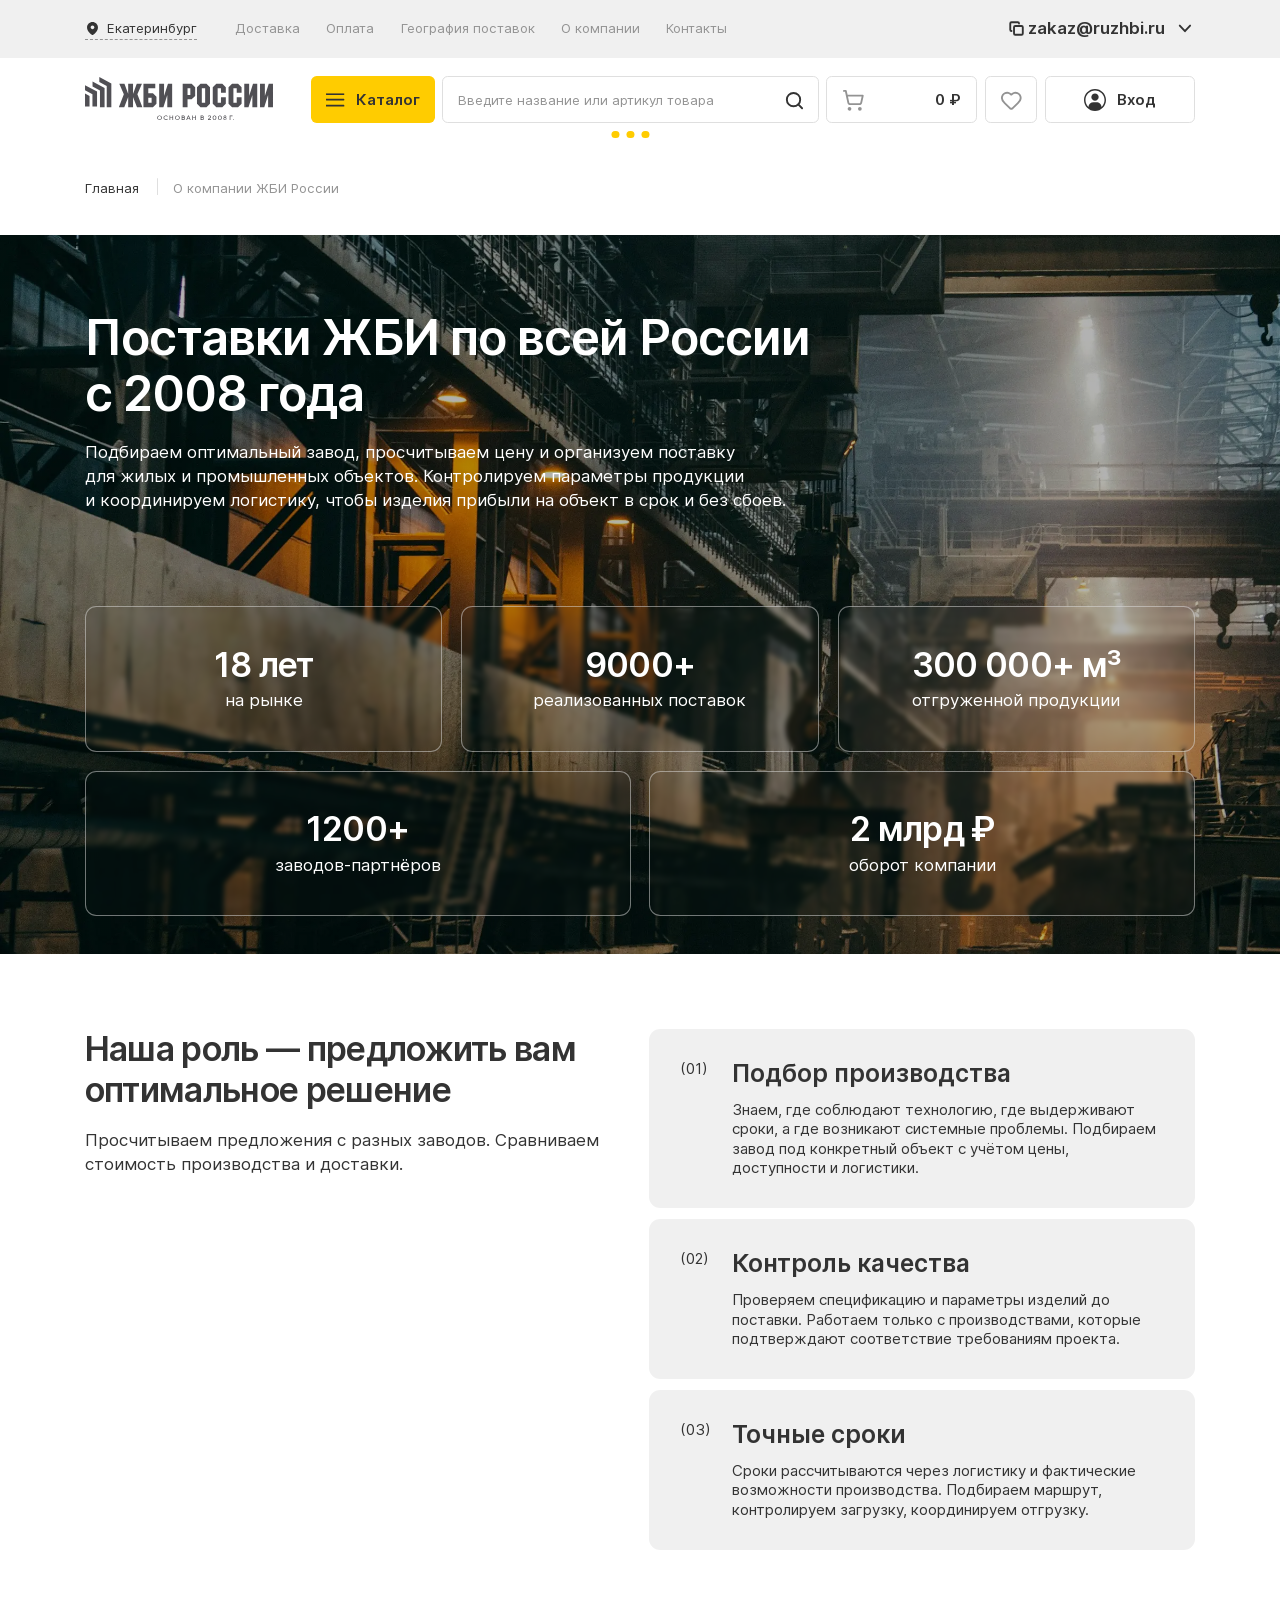
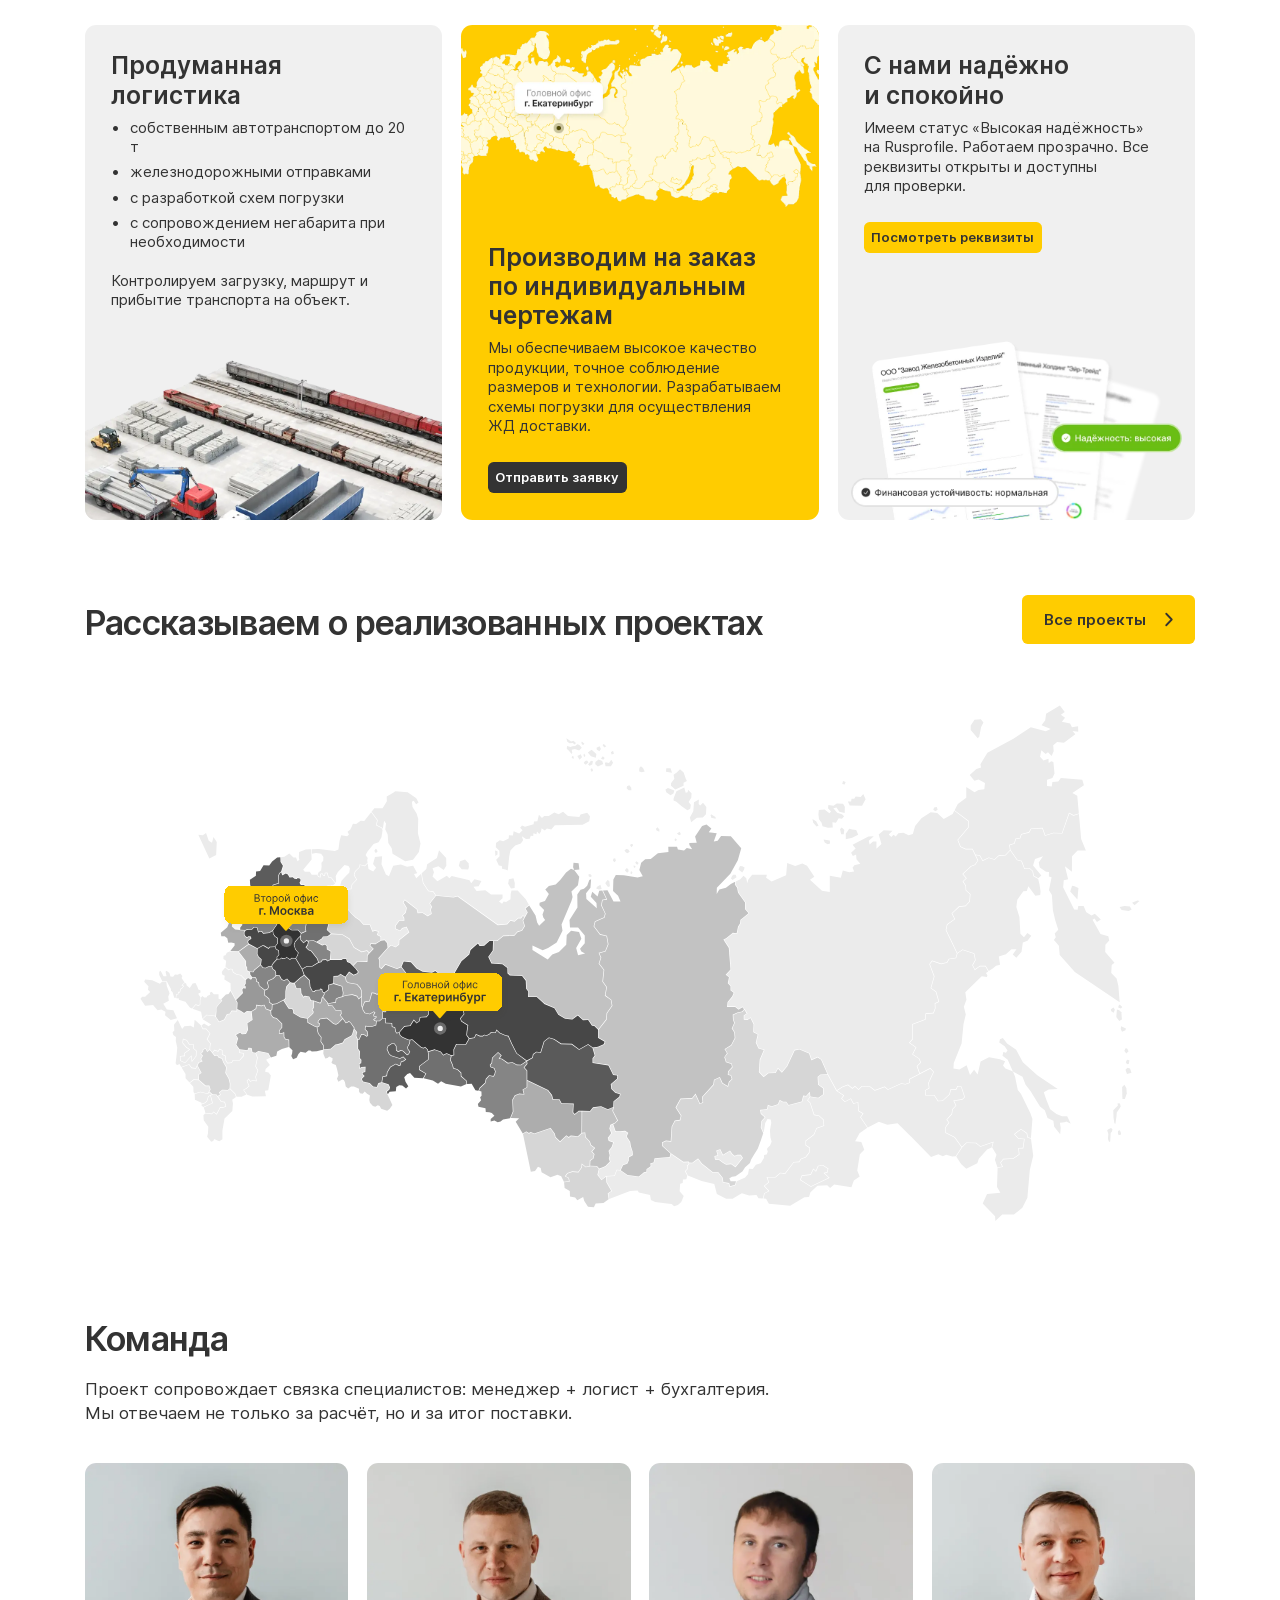
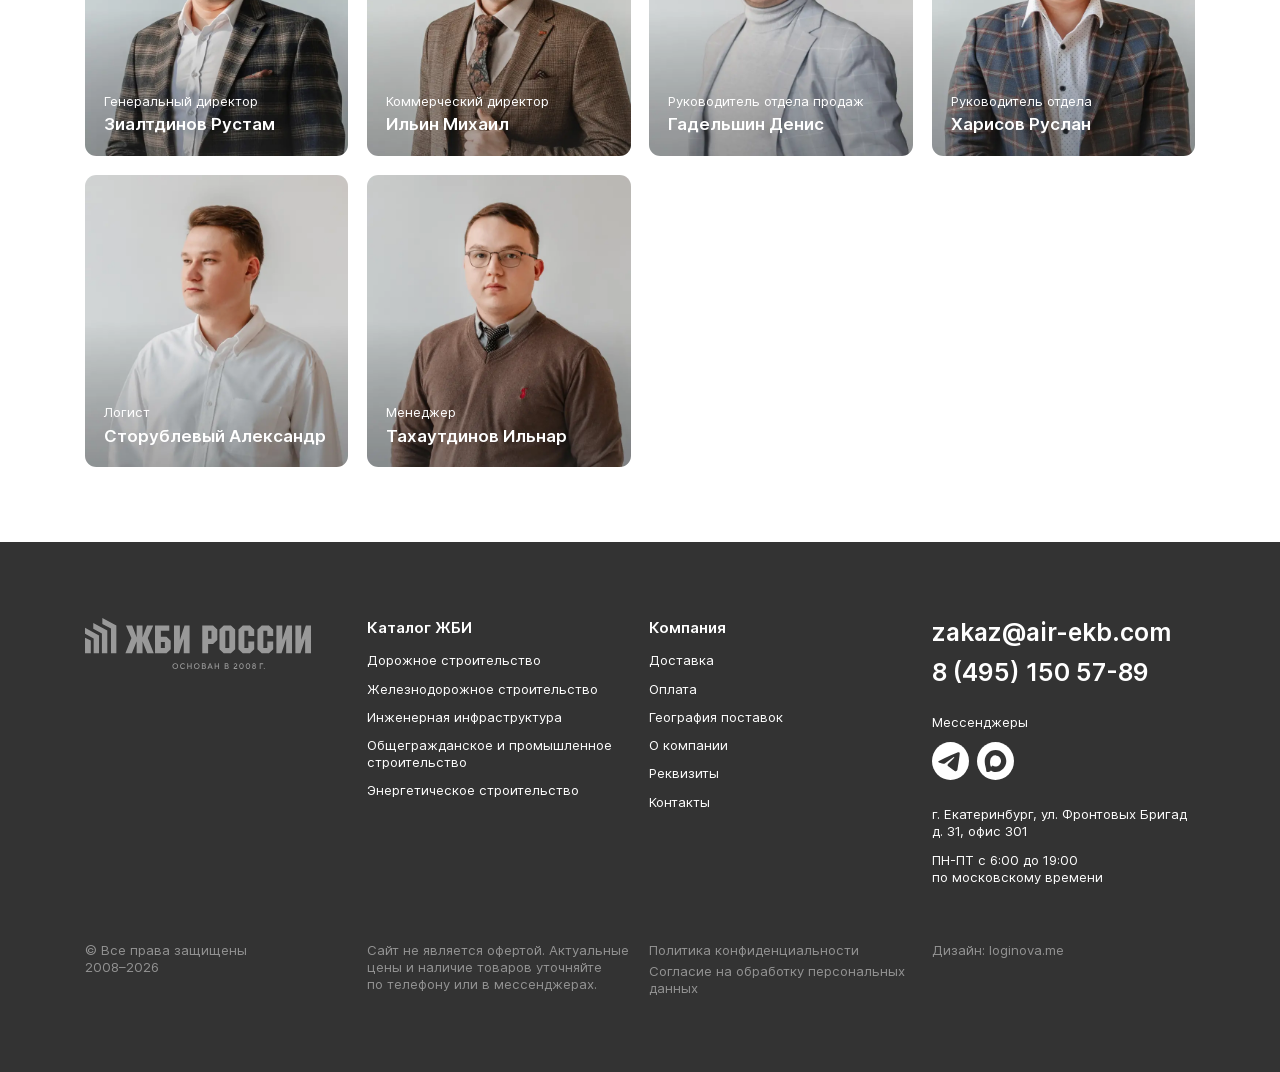
<file: about.html>
<!DOCTYPE html>
<html lang="ru">

<head>
    <meta charset="UTF-8">
    <meta name="viewport" content="width=device-width, initial-scale=1.0">
    <meta name="description" content="">
    <meta name="keywords" content="">
    <meta name="color-scheme" content="light only">
    <link rel="stylesheet" href="css/swiper-bundle.min.css">
    <link rel="stylesheet" href="css/fancybox.css">
    <link rel="stylesheet" href="css/style.min.css">
    <link rel="icon" href="img/favicon.svg" type="image/svg+xml">
    <title>О компании</title>
</head>


<body class="m-page">
    <div class="wrapper">
        <div class="header-top">
            <div class="container">
                <div class="header-top__inner _flex">
                    <a href="" class="header-logo">
                        <img src="img/logo2.svg" alt="">
                    </a>

                    <div data-modal="cityModal" class="header-city _flex">
                        <img src="img/marker3.svg" alt="">
                        <div class="text14">Екатеринбург</div>
                    </div>
                    <div class="nav">
                        <ul>
                            <li><a href="">Доставка</a></li>
                            <li><a href="">Оплата</a></li>
                            <li><a href="">География поставок</a></li>
                            <li><a href="">О компании</a></li>
                            <li><a href="">Контакты</a></li>
                        </ul>
                    </div>

                    <button class="_toggle-catalog header-top__btn m-btn m-btn-yellow">
                        <span>Каталог</span>
                        <img src="img/arrow-right.svg" alt="">
                    </button>

                    <div class="header-action">
                        <div class="header-action__top _flex">
                            <button class="copy-btn" data-copy="zakaz@ruzhbi.ru">
                                <svg xmlns="http://www.w3.org/2000/svg" width="16" height="16" viewBox="0 0 16 16" fill="none">
                                    <path d="M2.66927 10.6654C1.93594 10.6654 1.33594 10.0654 1.33594 9.33203V2.66536C1.33594 1.93203 1.93594 1.33203 2.66927 1.33203H9.33594C10.0693 1.33203 10.6693 1.93203 10.6693 2.66536M6.66927 5.33203H13.3359C14.0723 5.33203 14.6693 5.92898 14.6693 6.66536V13.332C14.6693 14.0684 14.0723 14.6654 13.3359 14.6654H6.66927C5.93289 14.6654 5.33594 14.0684 5.33594 13.332V6.66536C5.33594 5.92898 5.93289 5.33203 6.66927 5.33203Z" stroke="#333333" stroke-width="2" stroke-linecap="round" stroke-linejoin="round" />
                                </svg>
                                <span class="h5 _view1">
                            zakaz@ruzhbi.ru
                        </span>
                                <span class="h5 _view2">
                            скопировано
                        </span>
                            </button>
                            <button class="header-action__toggle">
                                <svg xmlns="http://www.w3.org/2000/svg" width="20" height="20" viewBox="0 0 20 20" fill="none">
                                    <path d="M4 7L9.5 13L15 7" stroke="#333333" stroke-width="2" stroke-linecap="round" stroke-linejoin="round" />
                                </svg>
                            </button>
                        </div>
                        <div class="header-action__bottom">
                            <div class="header-action__links">
                                <a href="" class="header-action__link">
                                    <svg xmlns="http://www.w3.org/2000/svg" width="16" height="16" viewBox="0 0 16 16" fill="none">
                                        <path d="M9.22003 11.046C9.35772 11.1092 9.51283 11.1237 9.65983 11.0869C9.80682 11.0502 9.93692 10.9645 10.0287 10.844L10.2654 10.534C10.3896 10.3684 10.5506 10.234 10.7357 10.1414C10.9209 10.0488 11.125 10.0007 11.332 10.0007H13.332C13.6857 10.0007 14.0248 10.1411 14.2748 10.3912C14.5249 10.6412 14.6654 10.9804 14.6654 11.334V13.334C14.6654 13.6876 14.5249 14.0267 14.2748 14.2768C14.0248 14.5268 13.6857 14.6673 13.332 14.6673C10.1494 14.6673 7.09719 13.403 4.84675 11.1526C2.59631 8.90216 1.33203 5.84992 1.33203 2.66732C1.33203 2.3137 1.47251 1.97456 1.72256 1.72451C1.9726 1.47446 2.31174 1.33398 2.66536 1.33398H4.66536C5.01899 1.33398 5.35812 1.47446 5.60817 1.72451C5.85822 1.97456 5.9987 2.3137 5.9987 2.66732V4.66732C5.9987 4.87431 5.9505 5.07846 5.85793 5.2636C5.76536 5.44874 5.63096 5.60979 5.46536 5.73398L5.15336 5.96798C5.03098 6.06144 4.94471 6.19437 4.90922 6.34422C4.87374 6.49406 4.89122 6.65157 4.9587 6.78998C5.86982 8.64056 7.36831 10.1372 9.22003 11.046Z" stroke="#333333" stroke-width="2" stroke-linecap="round" stroke-linejoin="round" />
                                    </svg>
                                    <span class="h7">
                                8 (495) 150 57-89
                            </span>
                                </a>
                            </div>
                            <div class="header-action__links">
                                <a href="" class="header-action__link">
                                    <svg xmlns="http://www.w3.org/2000/svg" width="16" height="16" viewBox="0 0 16 16" fill="none">
                                        <path class="_fill" d="M1.2071 7.78249C2.60989 7.00979 4.17579 6.36489 5.63889 5.71669C8.15599 4.65499 10.6831 3.61169 13.2357 2.64039C13.7323 2.47489 14.6247 2.31304 14.7122 3.04904C14.6643 4.09084 14.4672 5.12654 14.332 6.16224C13.9888 8.43984 13.5922 10.7096 13.2055 12.9797C13.0722 13.7359 12.125 14.1273 11.5189 13.6434C10.0623 12.6595 8.59449 11.6852 7.15649 10.6785C6.68544 10.1999 7.12224 9.51254 7.54294 9.17074C8.74264 7.98844 10.0149 6.98394 11.1519 5.74054C11.4586 4.99989 10.5524 5.62409 10.2535 5.81534C8.61114 6.94714 7.00894 8.14804 5.27734 9.14274C4.39284 9.62964 3.36194 9.21354 2.47784 8.94184C1.68513 8.61364 0.523522 8.28299 1.20702 7.78254L1.2071 7.78249Z" fill="#333333" />
                                    </svg>
                                    <span class="h7">
                                Telegram
                            </span>
                                </a>
                                <a href="" class="header-action__link">
                                    <svg xmlns="http://www.w3.org/2000/svg" width="16" height="16" viewBox="0 0 16 16" fill="none">
                                        <path class="_fill" d="M8.15549 15.159C6.74231 15.159 6.08558 14.9518 4.94404 14.123C4.22198 15.0554 1.93545 15.784 1.83574 14.5374C1.83574 13.6015 1.62943 12.8107 1.39562 11.9474C1.11711 10.8837 0.800781 9.69926 0.800781 7.98296C0.800781 3.88387 4.14977 0.800049 8.11767 0.800049C12.089 0.800049 15.2007 4.03581 15.2007 8.02094C15.2071 9.90527 14.4689 11.7152 13.1481 13.0534C11.8272 14.3917 10.0317 15.1489 8.15549 15.159ZM8.21394 4.34316C6.28157 4.24301 4.77556 5.58635 4.44203 7.69288C4.16696 9.4368 4.65521 11.5606 5.07126 11.6711C5.27068 11.7194 5.77269 11.312 6.08558 10.9977C6.60296 11.3567 7.20545 11.5723 7.83228 11.6228C8.79478 11.6693 9.73702 11.3346 10.4565 10.6908C11.176 10.047 11.6152 9.14541 11.6798 8.1798C11.7175 7.21218 11.3754 6.2684 10.7272 5.55153C10.079 4.83465 9.17653 4.40198 8.21394 4.34661V4.34316Z" fill="#333333" />
                                    </svg>
                                    <span class="h7">
                                Max
                            </span>
                                </a>
                            </div>
                            <div class="text12 gray-text">
                                ПН-ПТ c 6:00 до 19:00 <br>
                        по московскому времени
                            </div>
                        </div>
                    </div>

                    <button class="header-top__close _toggle-menu">
                        <img src="img/close2.svg" alt="">
                    </button>

                    <a href="" class="header-top__req">
                        <span>Отправить заявку</span>
                        <img src="img/arrow-right.svg" alt="">
                    </a>
                </div>
            </div>
        </div>

        <div class="header-bottom">
            <div class="container">
                <div class="header-bottom__inner _flex">
                    <div class="header-bottom__mob">
                        <a href="" class="header-logo">
                            <img src="img/logo2.svg" alt="">
                        </a>
                        <a href="" class="header-bottom__phone h7">
                            8 (495) 150 57-89
                        </a>
                    </div>
                    <button class="_toggle-catalog catalog-btn m-btn m-btn-yellow">
                        <span class="catalog-btn__img">
                    <img src="img/burger.svg" alt="" class="_view1">
                    <img src="img/burger2.svg" alt="" class="_view2">
                </span>
                        <span class="body-m">Каталог</span>
                    </button>
                    <div class="header-search">
                        <div class="fg">
                            <input type="text" placeholder="Введите название или артикул товара">
                        </div>
                        <img class="header-search__icon" src="img/search.svg" alt="">

                        <div class="search-block__loader loader">
                            <span></span>
                            <span></span>
                            <span></span>
                        </div>
                    </div>
                    <a href="" class="header-cart m-btn-gray-outline">
                        <svg xmlns="http://www.w3.org/2000/svg" width="24" height="24" viewBox="0 0 24 24" fill="none">
                            <path d="M2.05078 2.05078H4.05078L6.71078 14.4708C6.80836 14.9256 7.06145 15.3323 7.42649 15.6206C7.79153 15.909 8.24569 16.0611 8.71078 16.0508H18.4908C18.946 16.05 19.3873 15.8941 19.7418 15.6086C20.0964 15.3232 20.3429 14.9253 20.4408 14.4808L22.0908 7.05078H5.12078M9.00078 21.0008C9.00078 21.5531 8.55307 22.0008 8.00078 22.0008C7.4485 22.0008 7.00078 21.5531 7.00078 21.0008C7.00078 20.4485 7.4485 20.0008 8.00078 20.0008C8.55307 20.0008 9.00078 20.4485 9.00078 21.0008ZM20.0008 21.0008C20.0008 21.5531 19.5531 22.0008 19.0008 22.0008C18.4485 22.0008 18.0008 21.5531 18.0008 21.0008C18.0008 20.4485 18.4485 20.0008 19.0008 20.0008C19.5531 20.0008 20.0008 20.4485 20.0008 21.0008Z" stroke="#939393" stroke-width="2" stroke-linecap="round" stroke-linejoin="round" />
                        </svg>
                        <span class="h6">0 ₽</span>
                    </a>
                    <a href="" class="header-favourite m-btn-gray-outline">
                        <svg xmlns="http://www.w3.org/2000/svg" width="24" height="24" viewBox="0 0 24 24" fill="none">
                            <path d="M2 9.50053C2.00002 8.38773 2.33759 7.30111 2.96813 6.38419C3.59867 5.46727 4.49252 4.76319 5.53161 4.36493C6.5707 3.96667 7.70616 3.89297 8.78801 4.15357C9.86987 4.41417 10.8472 4.99681 11.591 5.82453C11.6434 5.88054 11.7067 5.9252 11.7771 5.95573C11.8474 5.98626 11.9233 6.00201 12 6.00201C12.0767 6.00201 12.1526 5.98626 12.2229 5.95573C12.2933 5.9252 12.3566 5.88054 12.409 5.82453C13.1504 4.99143 14.128 4.4039 15.2116 4.14013C16.2952 3.87636 17.4335 3.94887 18.4749 4.34801C19.5163 4.74715 20.4114 5.45398 21.0411 6.37443C21.6708 7.29488 22.0053 8.38529 22 9.50053C22 11.7905 20.5 13.5005 19 15.0005L13.508 20.3135C13.3217 20.5275 13.0919 20.6994 12.834 20.8178C12.5762 20.9362 12.296 20.9984 12.0123 21.0002C11.7285 21.002 11.4476 20.9434 11.1883 20.8283C10.9289 20.7131 10.697 20.5442 10.508 20.3325L5 15.0005C3.5 13.5005 2 11.8005 2 9.50053Z" stroke="#939393" stroke-width="2" stroke-linecap="round" stroke-linejoin="round" />
                        </svg>
                    </a>
                    <div class="header-lk">
                        <a href="" class="header-lk__show m-btn m-btn-gray-outline">
                            <img src="img/user.svg" alt="">
                            <span class="h6">Вход</span>
                        </a>
                    </div>
                </div>
            </div>
            <div class="header-catalog">
                <button class="_back-to-menu header-catalog__close">
                    <img src="img/close2.svg" alt="">
                </button>
                <button class="_back-to-menu header-catalog__back back-btn">
                    <img src="img/arrow-left.svg" alt="">
                    <span class="h5">Каталог</span>
                </button>
                <div class="container">
                    <div class="header-catalog__inner">
                        <div class="header-catalog__col">
                            <div class="header-catalog__items">
                                <div class="menu-item">
                                    <div class="menu-item__show">
                                        <span class="h5">Популярные категории</span>
                                    </div>
                                    <div class="menu-item__hidden">
                                        <button class="menu-item__back back-btn">
                                            <img src="img/arrow-left.svg" alt="">
                                            <span class="h5">Популярные категории</span>
                                        </button>
                                        <div class="menu-item__scroll">
                                            <div class="menu-group">
                                                <a href="" class="h4">
                                                    Благоустройство территорий
                                                </a>
                                                <ul class="menu-group__links">
                                                    <li><a href="">Вазоны</a></li>
                                                    <li><a href="">Комплектующие водоотвода (решётки, пескоуловители и т.д.)</a></li>
                                                    <li><a href="">Заборы и другие элементы ограждения</a></li>
                                                    <li><a href="">Скамьи</a></li>
                                                    <li><a href="">Стойки (опоры) дорожных знаков</a></li>
                                                    <li><a href="">Столбы освещения (опоры освещения)</a></li>
                                                    <li><a href="">Тетраподы</a></li>
                                                    <li><a href="">Тротуарная плитка</a></li>
                                                    <li><a href="">Урны</a></li>
                                                    <li><a href="">Фундаменты дорожных знаков</a></li>
                                                    <li><a href="">Козырьки входа</a></li>
                                                </ul>
                                            </div>
                                            <div class="menu-group">
                                                <a href="" class="h4">
                                                    Балки
                                                </a>
                                                <ul class="menu-group__links">
                                                    <li><a href="">Балки обвязочные</a></li>
                                                    <li><a href="">Балки перекрытий СБНОС</a></li>
                                                    <li><a href="">Балки подкрановых путей</a></li>
                                                    <li><a href="">Балки стропильные</a></li>
                                                    <li><a href="">Балки фундаментные</a></li>
                                                </ul>
                                            </div>
                                            <div class="menu-group">
                                                <a href="" class="h4">
                                                    Благоустройство территорий
                                                </a>
                                                <ul class="menu-group__links">
                                                    <li><a href="">Вазоны</a></li>
                                                    <li><a href="">Комплектующие водоотвода (решётки, пескоуловители и т.д.)</a></li>
                                                    <li><a href="">Заборы и другие элементы ограждения</a></li>
                                                    <li><a href="">Скамьи</a></li>
                                                    <li><a href="">Стойки (опоры) дорожных знаков</a></li>
                                                    <li><a href="">Столбы освещения (опоры освещения)</a></li>
                                                    <li><a href="">Тетраподы</a></li>
                                                    <li><a href="">Тротуарная плитка</a></li>
                                                    <li><a href="">Урны</a></li>
                                                    <li><a href="">Фундаменты дорожных знаков</a></li>
                                                    <li><a href="">Козырьки входа</a></li>
                                                </ul>
                                            </div>
                                            <div class="menu-item__more _flex">
                                                <a href="" class="menu-item__more-link text16">
                                                    Все товары
                                                </a>
                                            </div>
                                        </div>
                                    </div>
                                </div>

                                <div class="menu-item">
                                    <div class="menu-item__show">
                                        <span class="h5">Дорожное строительство</span>
                                    </div>
                                    <div class="menu-item__hidden">
                                        <button class="menu-item__back back-btn">
                                            <img src="img/arrow-left.svg" alt="">
                                            <span class="h5">Дорожное строительство</span>
                                        </button>
                                        <div class="menu-item__scroll">
                                            <div class="menu-group">
                                                <ul class="menu-group__links">
                                                    <li><a href="">Автопавильоны</a></li>
                                                    <li><a href="">Балки</a></li>
                                                    <li><a href="">Бассейны</a></li>
                                                    <li><a href="">Блоки</a></li>
                                                    <li><a href="">Гаражи</a></li>
                                                    <li><a href="">Детали резервуаров</a></li>
                                                    <li><a href="">Диафрагмы жесткости</a></li>
                                                    <li><a href="">ЖБИ для с/х</a></li>
                                                    <li><a href="">Кирпич</a></li>
                                                    <li><a href="">Колонны</a></li>
                                                    <li><a href="">Люки</a></li>
                                                    <li><a href="">Панели стеновые, цокольные, карнизные, керамзитобетонные</a></li>
                                                    <li><a href="">Перемычки</a></li>
                                                    <li><a href="">Плиты</a></li>
                                                    <li><a href="">Прогоны</a></li>
                                                    <li><a href="">Ригели</a></li>
                                                    <li><a href="">Сваи</a></li>
                                                    <li><a href="">Фундаменты</a></li>
                                                    <li><a href="">Шахты лифта</a></li>
                                                    <li><a href="">Элементы лестничных сходов</a></li>
                                                </ul>
                                            </div>
                                        </div>
                                    </div>
                                </div>

                                <div class="menu-item">
                                    <div class="menu-item__show">
                                        <span class="h5">Железнодорожное строительство</span>
                                    </div>
                                    <div class="menu-item__hidden">
                                        <button class="menu-item__back back-btn">
                                            <img src="img/arrow-left.svg" alt="">
                                            <span class="h5">Железнодорожное строительство</span>
                                        </button>
                                        <div class="menu-item__scroll">
                                            <div class="menu-group">
                                                <ul class="menu-group__links">
                                                    <li><a href="">Автопавильоны</a></li>
                                                    <li><a href="">Балки</a></li>
                                                    <li><a href="">Бассейны</a></li>
                                                    <li><a href="">Блоки</a></li>
                                                    <li><a href="">Гаражи</a></li>
                                                    <li><a href="">Детали резервуаров</a></li>
                                                    <li><a href="">Диафрагмы жесткости</a></li>
                                                    <li><a href="">ЖБИ для с/х</a></li>
                                                    <li><a href="">Кирпич</a></li>
                                                    <li><a href="">Колонны</a></li>
                                                    <li><a href="">Люки</a></li>
                                                    <li><a href="">Панели стеновые, цокольные, карнизные, керамзитобетонные</a></li>
                                                    <li><a href="">Перемычки</a></li>
                                                    <li><a href="">Плиты</a></li>
                                                    <li><a href="">Прогоны</a></li>
                                                    <li><a href="">Ригели</a></li>
                                                    <li><a href="">Сваи</a></li>
                                                    <li><a href="">Фундаменты</a></li>
                                                    <li><a href="">Шахты лифта</a></li>
                                                    <li><a href="">Элементы лестничных сходов</a></li>
                                                </ul>
                                            </div>
                                        </div>
                                    </div>
                                </div>

                                <div class="menu-item">
                                    <div class="menu-item__show">
                                        <span class="h5">Инженерная инфраструктура</span>
                                    </div>
                                    <div class="menu-item__hidden">
                                        <button class="menu-item__back back-btn">
                                            <img src="img/arrow-left.svg" alt="">
                                            <span class="h5">Инженерная инфраструктура</span>
                                        </button>
                                        <div class="menu-item__scroll">
                                            <div class="menu-group">
                                                <ul class="menu-group__links">
                                                    <li><a href="">Автопавильоны</a></li>
                                                    <li><a href="">Балки</a></li>
                                                    <li><a href="">Бассейны</a></li>
                                                    <li><a href="">Блоки</a></li>
                                                    <li><a href="">Гаражи</a></li>
                                                    <li><a href="">Детали резервуаров</a></li>
                                                    <li><a href="">Диафрагмы жесткости</a></li>
                                                    <li><a href="">ЖБИ для с/х</a></li>
                                                    <li><a href="">Кирпич</a></li>
                                                    <li><a href="">Колонны</a></li>
                                                    <li><a href="">Люки</a></li>
                                                    <li><a href="">Панели стеновые, цокольные, карнизные, керамзитобетонные</a></li>
                                                    <li><a href="">Перемычки</a></li>
                                                    <li><a href="">Плиты</a></li>
                                                    <li><a href="">Прогоны</a></li>
                                                    <li><a href="">Ригели</a></li>
                                                    <li><a href="">Сваи</a></li>
                                                    <li><a href="">Фундаменты</a></li>
                                                    <li><a href="">Шахты лифта</a></li>
                                                    <li><a href="">Элементы лестничных сходов</a></li>
                                                </ul>
                                            </div>
                                        </div>
                                    </div>
                                </div>

                                <div class="menu-item">
                                    <div class="menu-item__show">
                                        <span class="h5">Общегражданское и промышленное строительство</span>
                                    </div>
                                    <div class="menu-item__hidden">
                                        <button class="menu-item__back back-btn">
                                            <img src="img/arrow-left.svg" alt="">
                                            <span class="h5">Общегражданское и промышленное строительство</span>
                                        </button>
                                        <div class="menu-item__scroll">
                                            <div class="menu-group">
                                                <ul class="menu-group__links">
                                                    <li><a href="">Автопавильоны</a></li>
                                                    <li><a href="">Балки</a></li>
                                                    <li><a href="">Бассейны</a></li>
                                                    <li><a href="">Блоки</a></li>
                                                    <li><a href="">Гаражи</a></li>
                                                    <li><a href="">Детали резервуаров</a></li>
                                                    <li><a href="">Диафрагмы жесткости</a></li>
                                                    <li><a href="">ЖБИ для с/х</a></li>
                                                    <li><a href="">Кирпич</a></li>
                                                    <li><a href="">Колонны</a></li>
                                                    <li><a href="">Люки</a></li>
                                                    <li><a href="">Панели стеновые, цокольные, карнизные, керамзитобетонные</a></li>
                                                    <li><a href="">Перемычки</a></li>
                                                    <li><a href="">Плиты</a></li>
                                                    <li><a href="">Прогоны</a></li>
                                                    <li><a href="">Ригели</a></li>
                                                    <li><a href="">Сваи</a></li>
                                                    <li><a href="">Фундаменты</a></li>
                                                    <li><a href="">Шахты лифта</a></li>
                                                    <li><a href="">Элементы лестничных сходов</a></li>
                                                </ul>
                                            </div>
                                        </div>
                                    </div>
                                </div>

                                <div class="menu-item">
                                    <div class="menu-item__show">
                                        <span class="h5">Энергетическое строительство</span>
                                    </div>
                                    <div class="menu-item__hidden">
                                        <button class="menu-item__back back-btn">
                                            <img src="img/arrow-left.svg" alt="">
                                            <span class="h5">Энергетическое строительство</span>
                                        </button>
                                        <div class="menu-item__scroll">
                                            <div class="menu-group">
                                                <ul class="menu-group__links">
                                                    <li><a href="">Автопавильоны</a></li>
                                                    <li><a href="">Балки</a></li>
                                                    <li><a href="">Бассейны</a></li>
                                                    <li><a href="">Блоки</a></li>
                                                    <li><a href="">Гаражи</a></li>
                                                    <li><a href="">Детали резервуаров</a></li>
                                                    <li><a href="">Диафрагмы жесткости</a></li>
                                                    <li><a href="">ЖБИ для с/х</a></li>
                                                    <li><a href="">Кирпич</a></li>
                                                    <li><a href="">Колонны</a></li>
                                                    <li><a href="">Люки</a></li>
                                                    <li><a href="">Панели стеновые, цокольные, карнизные, керамзитобетонные</a></li>
                                                    <li><a href="">Перемычки</a></li>
                                                    <li><a href="">Плиты</a></li>
                                                    <li><a href="">Прогоны</a></li>
                                                    <li><a href="">Ригели</a></li>
                                                    <li><a href="">Сваи</a></li>
                                                    <li><a href="">Фундаменты</a></li>
                                                    <li><a href="">Шахты лифта</a></li>
                                                    <li><a href="">Элементы лестничных сходов</a></li>
                                                </ul>
                                            </div>
                                        </div>
                                    </div>
                                </div>

                            </div>
                        </div>
                        <div class="header-catalog__col2"></div>
                    </div>
                </div>
            </div>
        </div>




        <main class="content">

            <div class='about-main m-section'>
                <div class="container">
                    <div class='breadcrumbs'>
                        <button class="breadcrumbs__btn">
                            <img src="img/dots.svg" alt="">
                        </button>
                        <div class='breadcrumbs__inner'>
                            <a href="" class="breadcrumbs__item"><span>Главная</span></a>
                            <div class="breadcrumbs__item"><span>О компании ЖБИ России</span></div>
                        </div>
                    </div>
                </div>
                <div class="about-main__wrap">
                    <img src="img/about-main.webp" alt="" class="about-main__img">
                    <div class="container">
                        <div class="about-main__content">
                            <h1 class="h1">
                                Поставки ЖБИ по всей России с 2008 года
                            </h1>
                            <div class="_mt20 _mt16-mob">
                                <div class="text18 text16-tablet">
                                    Подбираем оптимальный завод, просчитываем цену и организуем поставку для жилых и промышленных объектов. Контролируем параметры продукции и координируем логистику, чтобы изделия прибыли на объект в срок и без сбоев.
                                </div>
                            </div>
                        </div>
                        <div class="about-main__items grid5 grid-laptop6">
                            <div class="about-item">
                                <div class="h2">18 лет</div>
                                <div class="_mt4">
                                    <div class="text18 text16-tablet">на рынке</div>
                                </div>
                            </div>
                            <div class="about-item">
                                <div class="h2">9000+</div>
                                <div class="_mt4">
                                    <div class="text18 text16-tablet">реализованных поставок</div>
                                </div>
                            </div>
                            <div class="about-item">
                                <div class="h2">300 000+ м³</div>
                                <div class="_mt4">
                                    <div class="text18 text16-tablet">отгруженной продукции</div>
                                </div>
                            </div>
                            <div class="about-item">
                                <div class="h2">1200+</div>
                                <div class="_mt4">
                                    <div class="text18 text16-tablet">заводов-партнёров</div>
                                </div>
                            </div>
                            <div class="about-item">
                                <div class="h2">2 млрд ₽</div>
                                <div class="_mt4">
                                    <div class="text18 text16-tablet">оборот компании</div>
                                </div>
                            </div>
                        </div>
                    </div>
                </div>
            </div>

            <div class="role m-section">
                <div class="container">
                    <div class="grid2 grid-tablet">
                        <div class="role__col">
                            <div class="h2">
                                Наша роль — предложить вам оптимальное решение
                            </div>
                            <div class="_mt20 _mt16-tablet">
                                <div class="text18 text16-tablet">
                                    Просчитываем предложения с разных заводов. Сравниваем стоимость производства и доставки.
                                </div>
                            </div>
                        </div>
                        <div class="role__col2">
                            <div class="role__items">
                                <div class="role-item">
                                    <div class="role-item__num text16">
                                        (01)
                                    </div>
                                    <div class="role-item__content">
                                        <div class="h3">
                                            Подбор производства
                                        </div>
                                        <div class="_mt12">
                                            <div class="text16">
                                                Знаем, где соблюдают технологию, где выдерживают сроки, а где возникают системные проблемы. Подбираем завод под конкретный объект с учётом цены, доступности и логистики.
                                            </div>
                                        </div>
                                    </div>
                                </div>
                                <div class="role-item">
                                    <div class="role-item__num text16">
                                        (02)
                                    </div>
                                    <div class="role-item__content">
                                        <div class="h3">
                                            Контроль качества
                                        </div>
                                        <div class="_mt12">
                                            <div class="text16">
                                                Проверяем спецификацию и параметры изделий до поставки. Работаем только с производствами, которые подтверждают соответствие требованиям проекта.
                                            </div>
                                        </div>
                                    </div>
                                </div>
                                <div class="role-item">
                                    <div class="role-item__num text16">
                                        (03)
                                    </div>
                                    <div class="role-item__content">
                                        <div class="h3">
                                            Точные сроки
                                        </div>
                                        <div class="_mt12">
                                            <div class="text16">
                                                Сроки рассчитываются через логистику и фактические возможности производства. Подбираем маршрут, контролируем загрузку, координируем отгрузку.
                                            </div>
                                        </div>
                                    </div>
                                </div>
                            </div>
                        </div>
                    </div>
                </div>
            </div>

            <div class="about-advantages m-section">
                <div class="container">
                    <div class="grid3 grid-tablet">
                        <div class="advantage-card">
                            <div class="advantage-card__content">
                                <div class="h3">
                                    Продуманная логистика
                                </div>
                                <div class="_mt8">
                                    <div class="text text--small">
                                        <ul>
                                            <li>собственным автотранспортом до 20 т</li>
                                            <li>железнодорожными отправками</li>
                                            <li>с разработкой схем погрузки</li>
                                            <li>с сопровождением негабарита при необходимости</li>
                                        </ul>

                                        <p>Контролируем загрузку, маршрут и прибытие транспорта на объект.</p>
                                    </div>
                                </div>
                            </div>
                            <div class="advantage-card__img">
                                <img src="img/advantage-img4.webp" alt="" class="_view1">
                                <img src="img/advantage-img4-tablet.webp" alt="" class="_view2">
                            </div>
                        </div>
                        <div class="advantage-card advantage-card--yellow">
                            <div class="advantage-card__content">
                                <div class="h3">
                                    Производим на заказ <span class="_no-wrap">по индивидуальным</span> чертежам
                                </div>
                                <div class="_mt8">
                                    <div class="body-m">
                                        Мы обеспечиваем высокое качество продукции, точное соблюдение размеров и технологии. Разрабатываем схемы погрузки для осуществления ЖД доставки.
                                    </div>
                                </div>
                                <div class="_mt28 _flex">
                                    <a href="" class="m-btn m-btn-black m-btn-small">
                                        <span>Отправить заявку</span>
                                    </a>
                                </div>
                            </div>
                            <div class="advantage-card__img">
                                <img src="img/advantage-img2.webp" alt="" class="_view1">
                                <img src="img/advantage-img2-tablet.webp" alt="" class="_view2">
                            </div>
                        </div>
                        <div class="advantage-card">
                            <div class="advantage-card__content">
                                <div class="h3">
                                    С нами надёжно и спокойно
                                </div>
                                <div class="_mt8">
                                    <div class="body-m">
                                        Имеем статус «Высокая надёжность» на Rusprofile. Работаем прозрачно. Все реквизиты открыты <span class="_no-wrap">и доступны</span> для проверки.
                                    </div>
                                </div>
                                <div class="_mt28 _flex">
                                    <a href="" class="m-btn m-btn-yellow m-btn-small">
                                        <span>Посмотреть реквизиты</span>
                                    </a>
                                </div>
                            </div>
                            <div class="advantage-card__img">
                                <img src="img/right-img.webp" alt="">
                                <!--        <img src="img/advantage-img3.webp" alt="" class="_view1">-->
                                <!--        <img src="img/advantage-img3-tablet.webp" alt="" class="_view2">-->
                            </div>
                        </div>

                    </div>
                </div>
            </div>

            <div class="done-projects m-section">
                <div class="container">
                    <div class="link-and-title">
                        <div class="h2">
                            Рассказываем о реализованных проектах
                        </div>
                        <a href="" class="m-btn m-btn-yellow">
                            <span>Все проекты</span>
                            <img src="img/arrow-right.svg" alt="">
                        </a>
                    </div>
                    <div class="done-projects__map _mt40 _mt28-tablet">
                        <img src="img/maps.svg" alt="" class="_view1">
                        <img src="img/maps-mob.svg" alt="" class="_view2">
                    </div>
                </div>
            </div>

            <div class="team m-section _last">
                <div class="container">
                    <div class="h2">
                        Команда
                    </div>
                    <div class="team__desc _mt20">
                        <div class="text18 text14-mob">
                            Проект сопровождает связка специалистов: менеджер + логист + бухгалтерия. <span class="_no-wrap">Мы отвечаем</span> не только за расчёт, но и за итог поставки.
                        </div>
                    </div>
                    <div class="team-slider slider _mt40 _mt28-tablet">
                        <div class="swiper-container">
                            <div class="swiper-wrapper">
                                <div class="swiper-slide">
                                    <div class="team-card">
                                        <div class="team-card__img">
                                            <img src="img/team-img.webp" alt="">
                                        </div>
                                        <div class="team-card__content">
                                            <div class="text14">
                                                Генеральный директор
                                            </div>
                                            <div class="h5">
                                                Зиалтдинов Рустам
                                            </div>
                                        </div>
                                    </div>

                                </div>
                                <div class="swiper-slide">
                                    <div class="team-card">
                                        <div class="team-card__img">
                                            <img src="img/team-img2.webp" alt="">
                                        </div>
                                        <div class="team-card__content">
                                            <div class="text14">
                                                Коммерческий директор
                                            </div>
                                            <div class="h5">
                                                Ильин Михаил
                                            </div>
                                        </div>
                                    </div>

                                </div>
                                <div class="swiper-slide">
                                    <div class="team-card">
                                        <div class="team-card__img">
                                            <img src="img/team-img3.webp" alt="">
                                        </div>
                                        <div class="team-card__content">
                                            <div class="text14">
                                                Руководитель отдела продаж
                                            </div>
                                            <div class="h5">
                                                Гадельшин Денис
                                            </div>
                                        </div>
                                    </div>

                                </div>
                                <div class="swiper-slide">
                                    <div class="team-card">
                                        <div class="team-card__img">
                                            <img src="img/team-img4.webp" alt="">
                                        </div>
                                        <div class="team-card__content">
                                            <div class="text14">
                                                Руководитель отдела
                                            </div>
                                            <div class="h5">
                                                Харисов Руслан
                                            </div>
                                        </div>
                                    </div>

                                </div>
                                <div class="swiper-slide">
                                    <div class="team-card">
                                        <div class="team-card__img">
                                            <img src="img/team-img5.webp" alt="">
                                        </div>
                                        <div class="team-card__content">
                                            <div class="text14">
                                                Логист
                                            </div>
                                            <div class="h5">
                                                Сторублевый Александр
                                            </div>
                                        </div>
                                    </div>

                                </div>
                                <div class="swiper-slide">
                                    <div class="team-card">
                                        <div class="team-card__img">
                                            <img src="img/team-img6.webp" alt="">
                                        </div>
                                        <div class="team-card__content">
                                            <div class="text14">
                                                Менеджер
                                            </div>
                                            <div class="h5">
                                                Тахаутдинов Ильнар
                                            </div>
                                        </div>
                                    </div>

                                </div>
                            </div>
                        </div>
                        <div class="swiper-nav">
                            <div class="swiper-button m-btn-gray-outline swiper-button-prev">
                                <img src="img/prev.svg" alt="">
                            </div>
                            <div class="swiper-button m-btn-gray-outline swiper-button-next">
                                <img src="img/next.svg" alt="">
                            </div>
                        </div>

                    </div>
                </div>
            </div>

        </main>
        <footer class="footer">
            <div class="container">
                <div class="footer-top grid4">
                    <div class="footer-top__col">
                        <a href="" class="footer__logo">
                            <img src="img/logo.svg" alt="">
                        </a>
                    </div>
                    <div class="footer-top__col2">
                        <div class="body-m semi-bold-text">
                            Каталог ЖБИ
                        </div>
                        <div class="footer-nav _mt16">
                            <ul>
                                <li><a href="">Дорожное строительство</a></li>
                                <li><a href="">Железнодорожное строительство</a></li>
                                <li><a href="">Инженерная инфраструктура</a></li>
                                <li><a href="">Общегражданское и промышленное строительство</a></li>
                                <li><a href="">Энергетическое строительство</a></li>
                            </ul>
                        </div>
                    </div>
                    <div class="footer-top__col3">
                        <div class="body-m semi-bold-text">
                            Компания
                        </div>
                        <div class="footer-nav _mt16">
                            <ul>
                                <li><a href="">Доставка</a></li>
                                <li><a href="">Оплата</a></li>
                                <li><a href="">География поставок</a></li>
                                <li><a href="">О компании</a></li>
                                <li><a href="">Реквизиты</a></li>
                                <li><a href="">Контакты</a></li>
                            </ul>
                        </div>
                    </div>
                    <div class="footer-top__col4">
                        <div class="h3">
                            <a href="mailto:zakaz@air-ekb.com">zakaz@air-ekb.com</a>
                        </div>
                        <div class="_mt12">
                            <div class="h3">
                                <a href="tel:8 (495) 150 57-89">8 (495) 150 57-89</a>
                            </div>
                        </div>
                        <div class="_mt28 _mt16-tablet">
                            <div class="body-s">
                                Мессенджеры
                            </div>
                            <div class="socials _mt12">
                                <a href="" class="socials__item">
                                    <img src="img/tg.svg" alt="">
                                </a>
                                <a href="" class="socials__item">
                                    <img src="img/max.svg" alt="">
                                </a>
                            </div>
                        </div>
                        <div class="_mt28 _mt16-tablet">
                            <div class="body-s">
                                г. Екатеринбург, ул. Фронтовых Бригад <span class="_no-wrap">д. 31,</span> <span class="_no-wrap">офис 301</span>
                            </div>
                            <div class="_mt12">
                                <div class="body-s">
                                    ПН-ПТ c 6:00 до 19:00 по московскому времени
                                </div>
                            </div>
                        </div>
                    </div>
                </div>
                <div class="footer-bottom gray-text grid4">
                    <div class="footer-bottom__col">
                        <div class="body-s">
                            © Все права защищены <br>
                2008–2026
                        </div>
                    </div>
                    <div class="footer-bottom__col2">
                        <div class="body-s">
                            Сайт не является офертой. Актуальные цены <span class="_no-wrap">и наличие</span> товаров уточняйте по телефону или в мессенджерах.
                        </div>
                    </div>
                    <div class="footer-bottom__col3">
                        <a href="" class="body-s">Политика конфиденциальности</a>
                        <div class="_mt4">
                            <a href="" class="body-s">
                                Согласие на обработку персональных данных
                            </a>
                        </div>
                    </div>
                    <div class="footer-bottom__col4">
                        <div class="body-s">
                            Дизайн: <a href="">loginova.me</a>
                        </div>
                    </div>
                </div>
            </div>

            <button class="scroll-up">
                <img src="img/arrow-top.svg" alt="">
            </button>

            <div class="footer-mob">
                <button class="_toggle-menu footer-mob__btn">
                    <img src="img/menu-icon.svg" alt="">
                    <span>Меню</span>
                </button>
                <a href="" class="footer-mob__btn">
                    <img src="img/menu-icon2.svg" alt="">
                    <span>Избранное</span>
                    <span class="pin">2</span>
                </a>
                <a href="" class="footer-mob__btn">
                    <img src="img/menu-icon3.svg" alt="">
                    <span>Корзина</span>
                    <span class="pin">24</span>
                </a>
                <a href="" class="footer-mob__btn">
                    <img src="img/menu-icon4.svg" alt="">
                    <span>Вход</span>
                </a>
                <a href="" class="footer-mob__btn">
                    <img src="img/menu-icon5.svg" alt="">
                    <span>Контакты</span>
                </a>
            </div>

        </footer>
    </div>

    <div class="modal modal-city" id="cityModal">
        <div class="modal__bg modal-bg _close-modal"></div>
        <div class="modal__dialog">
            <div class="h2">
                Куда доставить?
            </div>

            <div class="fg _mt20">
                <input type="text" placeholder="Укажите адрес доставки">
            </div>

            <div class="_mt20 text-center">
                <div class="text14 gray-text">
                    Доставляем по всей России. Разрабатываем схему погрузки, контролируем маршрут и прибытие на объект. <br>
                Имеем собственным автотранспорт до 20т. Так же доставляем ж/д.
                </div>
            </div>


            <button class="close-btn _close-modal">
                <img src="img/close2.svg" alt="">
            </button>
        </div>
    </div>


    <script src="js/jquery.min.js"></script>
    <script src="js/fancybox.umd.js"></script>
    <script src="js/swiper-bundle.min.js"></script>
    <script src="js/main.min.js"></script>

</body>

</html>
</file>
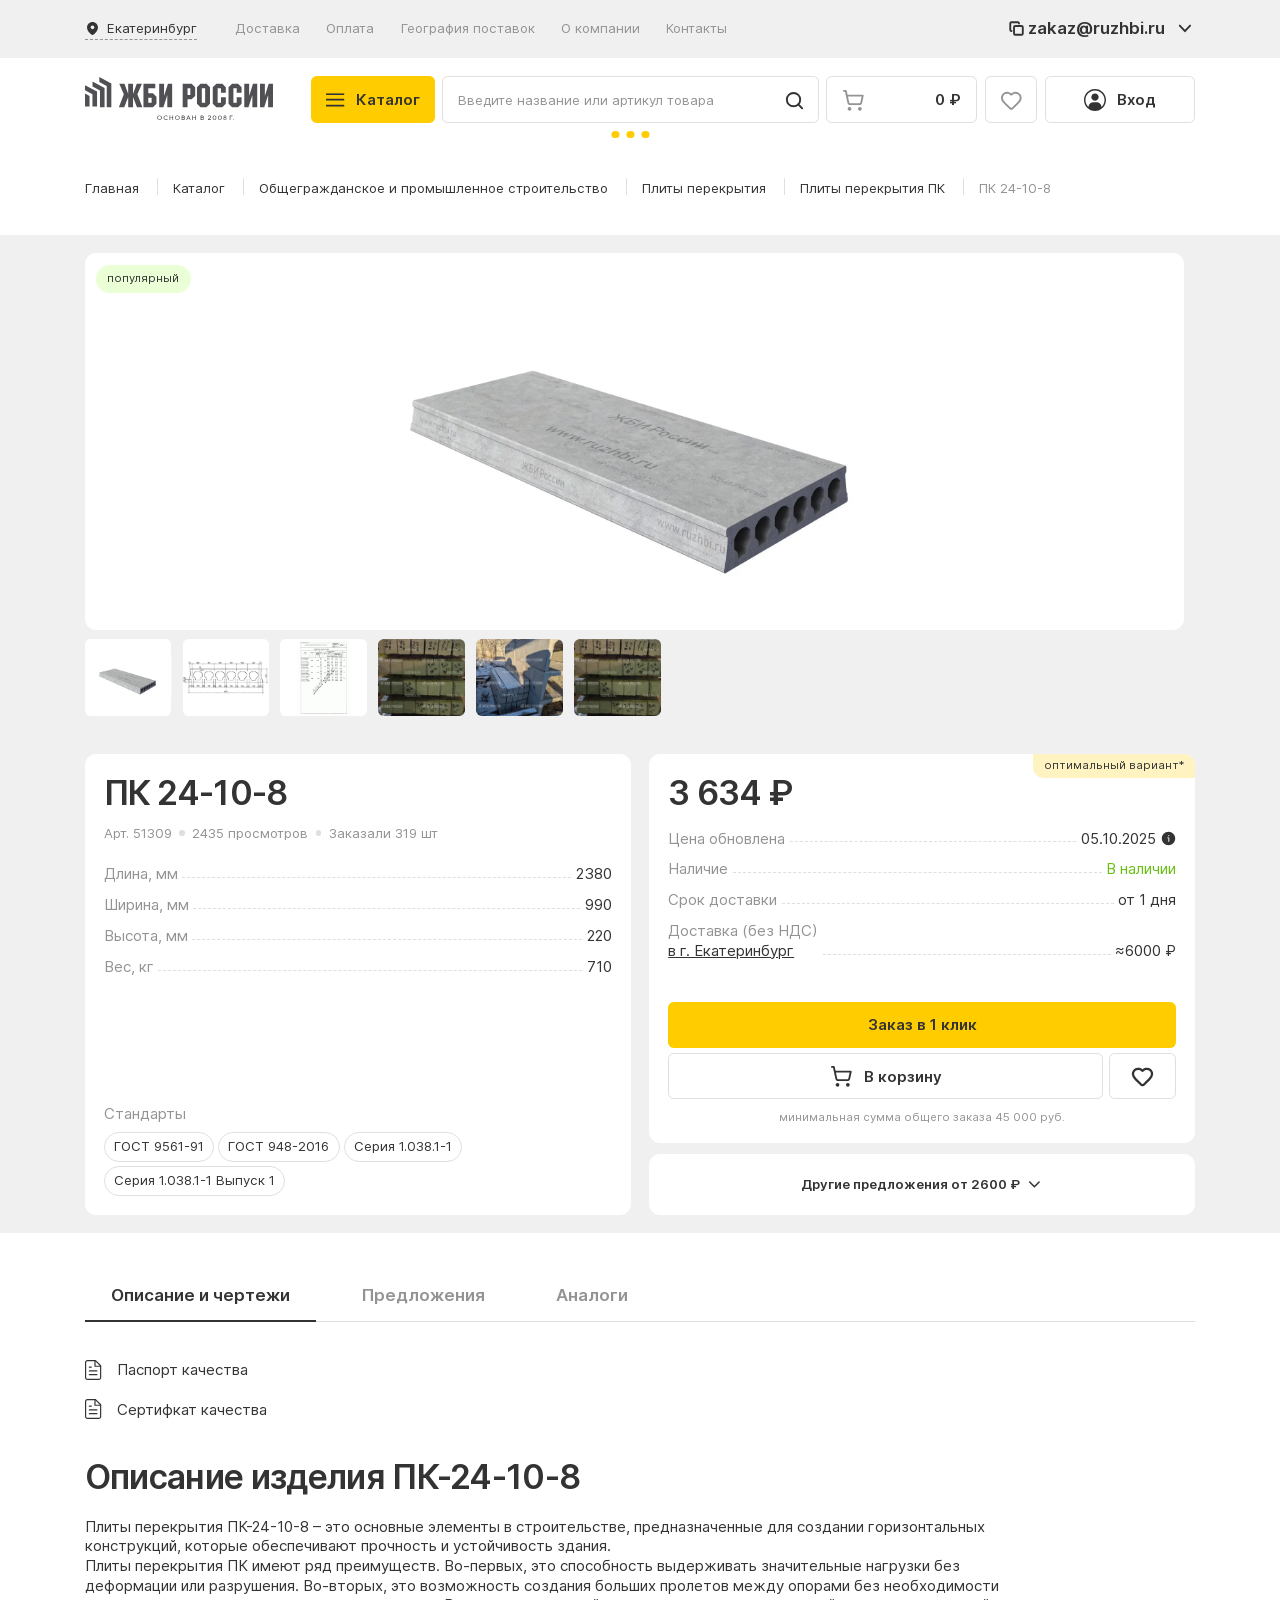
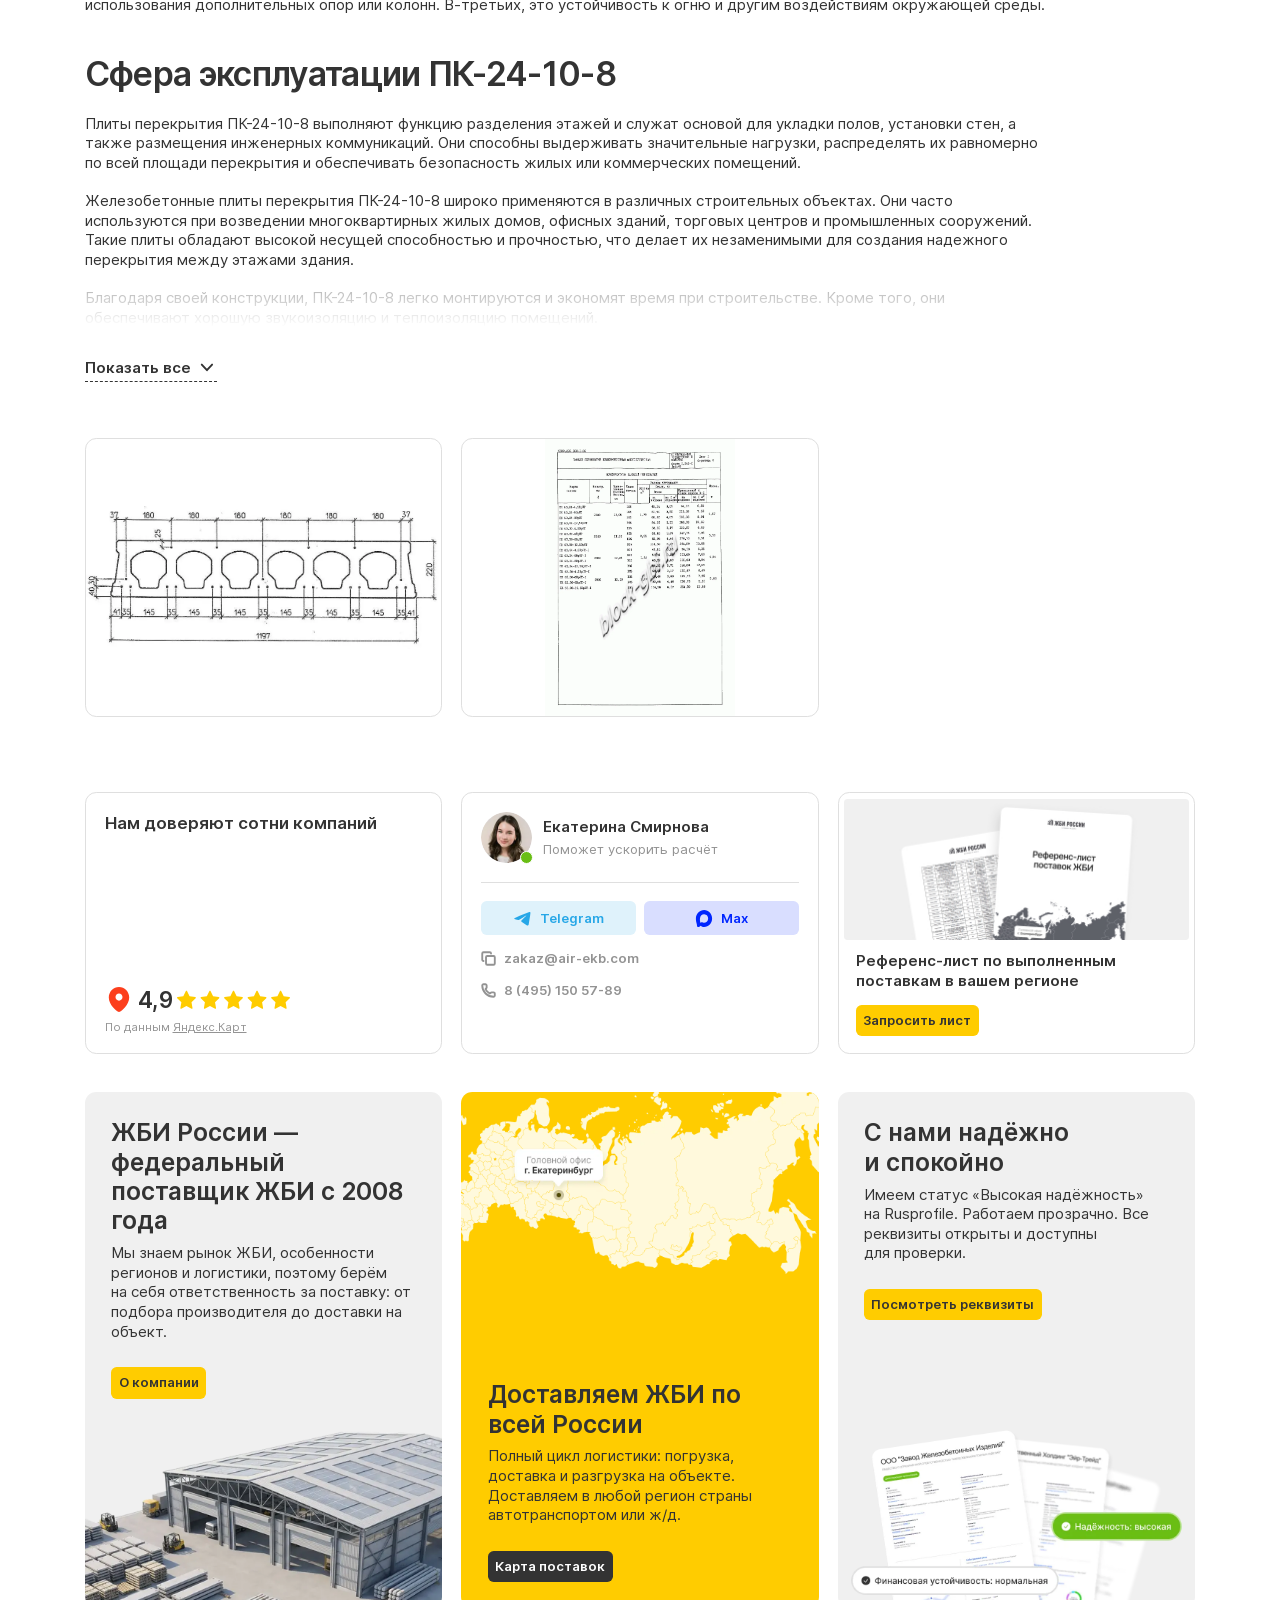
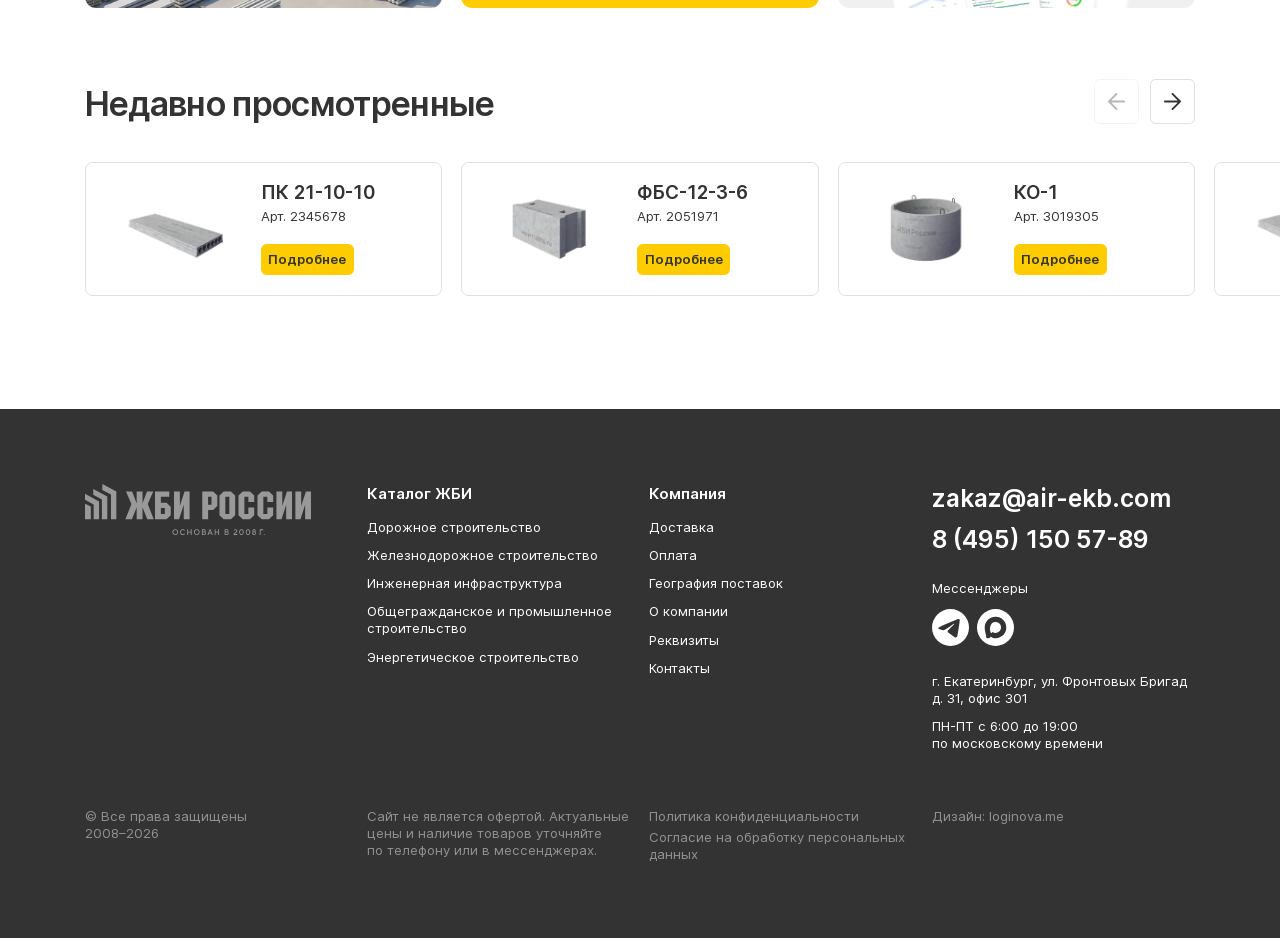
<file: catalog-item.html>
<!DOCTYPE html>
<html lang="ru">

<head>
    <meta charset="UTF-8">
    <meta name="viewport" content="width=device-width, initial-scale=1.0">
    <meta name="description" content="">
    <meta name="keywords" content="">
    <meta name="color-scheme" content="light only">
    <link rel="stylesheet" href="css/swiper-bundle.min.css">
    <link rel="stylesheet" href="css/fancybox.css">
    <link rel="stylesheet" href="css/style.min.css">
    <link rel="icon" href="img/favicon.svg" type="image/svg+xml">
    <title>Карточка товара</title>
</head>


<body class="m-page">
    <div class="wrapper">
        <div class="header-top">
            <div class="container">
                <div class="header-top__inner _flex">
                    <a href="" class="header-logo">
                        <img src="img/logo2.svg" alt="">
                    </a>

                    <div data-modal="cityModal" class="header-city _flex">
                        <img src="img/marker3.svg" alt="">
                        <div class="text14">Екатеринбург</div>
                    </div>
                    <div class="nav">
                        <ul>
                            <li><a href="">Доставка</a></li>
                            <li><a href="">Оплата</a></li>
                            <li><a href="">География поставок</a></li>
                            <li><a href="">О компании</a></li>
                            <li><a href="">Контакты</a></li>
                        </ul>
                    </div>

                    <button class="_toggle-catalog header-top__btn m-btn m-btn-yellow">
                        <span>Каталог</span>
                        <img src="img/arrow-right.svg" alt="">
                    </button>

                    <div class="header-action">
                        <div class="header-action__top _flex">
                            <button class="copy-btn" data-copy="zakaz@ruzhbi.ru">
                                <svg xmlns="http://www.w3.org/2000/svg" width="16" height="16" viewBox="0 0 16 16" fill="none">
                                    <path d="M2.66927 10.6654C1.93594 10.6654 1.33594 10.0654 1.33594 9.33203V2.66536C1.33594 1.93203 1.93594 1.33203 2.66927 1.33203H9.33594C10.0693 1.33203 10.6693 1.93203 10.6693 2.66536M6.66927 5.33203H13.3359C14.0723 5.33203 14.6693 5.92898 14.6693 6.66536V13.332C14.6693 14.0684 14.0723 14.6654 13.3359 14.6654H6.66927C5.93289 14.6654 5.33594 14.0684 5.33594 13.332V6.66536C5.33594 5.92898 5.93289 5.33203 6.66927 5.33203Z" stroke="#333333" stroke-width="2" stroke-linecap="round" stroke-linejoin="round" />
                                </svg>
                                <span class="h5 _view1">
                            zakaz@ruzhbi.ru
                        </span>
                                <span class="h5 _view2">
                            скопировано
                        </span>
                            </button>
                            <button class="header-action__toggle">
                                <svg xmlns="http://www.w3.org/2000/svg" width="20" height="20" viewBox="0 0 20 20" fill="none">
                                    <path d="M4 7L9.5 13L15 7" stroke="#333333" stroke-width="2" stroke-linecap="round" stroke-linejoin="round" />
                                </svg>
                            </button>
                        </div>
                        <div class="header-action__bottom">
                            <div class="header-action__links">
                                <a href="" class="header-action__link">
                                    <svg xmlns="http://www.w3.org/2000/svg" width="16" height="16" viewBox="0 0 16 16" fill="none">
                                        <path d="M9.22003 11.046C9.35772 11.1092 9.51283 11.1237 9.65983 11.0869C9.80682 11.0502 9.93692 10.9645 10.0287 10.844L10.2654 10.534C10.3896 10.3684 10.5506 10.234 10.7357 10.1414C10.9209 10.0488 11.125 10.0007 11.332 10.0007H13.332C13.6857 10.0007 14.0248 10.1411 14.2748 10.3912C14.5249 10.6412 14.6654 10.9804 14.6654 11.334V13.334C14.6654 13.6876 14.5249 14.0267 14.2748 14.2768C14.0248 14.5268 13.6857 14.6673 13.332 14.6673C10.1494 14.6673 7.09719 13.403 4.84675 11.1526C2.59631 8.90216 1.33203 5.84992 1.33203 2.66732C1.33203 2.3137 1.47251 1.97456 1.72256 1.72451C1.9726 1.47446 2.31174 1.33398 2.66536 1.33398H4.66536C5.01899 1.33398 5.35812 1.47446 5.60817 1.72451C5.85822 1.97456 5.9987 2.3137 5.9987 2.66732V4.66732C5.9987 4.87431 5.9505 5.07846 5.85793 5.2636C5.76536 5.44874 5.63096 5.60979 5.46536 5.73398L5.15336 5.96798C5.03098 6.06144 4.94471 6.19437 4.90922 6.34422C4.87374 6.49406 4.89122 6.65157 4.9587 6.78998C5.86982 8.64056 7.36831 10.1372 9.22003 11.046Z" stroke="#333333" stroke-width="2" stroke-linecap="round" stroke-linejoin="round" />
                                    </svg>
                                    <span class="h7">
                                8 (495) 150 57-89
                            </span>
                                </a>
                            </div>
                            <div class="header-action__links">
                                <a href="" class="header-action__link">
                                    <svg xmlns="http://www.w3.org/2000/svg" width="16" height="16" viewBox="0 0 16 16" fill="none">
                                        <path class="_fill" d="M1.2071 7.78249C2.60989 7.00979 4.17579 6.36489 5.63889 5.71669C8.15599 4.65499 10.6831 3.61169 13.2357 2.64039C13.7323 2.47489 14.6247 2.31304 14.7122 3.04904C14.6643 4.09084 14.4672 5.12654 14.332 6.16224C13.9888 8.43984 13.5922 10.7096 13.2055 12.9797C13.0722 13.7359 12.125 14.1273 11.5189 13.6434C10.0623 12.6595 8.59449 11.6852 7.15649 10.6785C6.68544 10.1999 7.12224 9.51254 7.54294 9.17074C8.74264 7.98844 10.0149 6.98394 11.1519 5.74054C11.4586 4.99989 10.5524 5.62409 10.2535 5.81534C8.61114 6.94714 7.00894 8.14804 5.27734 9.14274C4.39284 9.62964 3.36194 9.21354 2.47784 8.94184C1.68513 8.61364 0.523522 8.28299 1.20702 7.78254L1.2071 7.78249Z" fill="#333333" />
                                    </svg>
                                    <span class="h7">
                                Telegram
                            </span>
                                </a>
                                <a href="" class="header-action__link">
                                    <svg xmlns="http://www.w3.org/2000/svg" width="16" height="16" viewBox="0 0 16 16" fill="none">
                                        <path class="_fill" d="M8.15549 15.159C6.74231 15.159 6.08558 14.9518 4.94404 14.123C4.22198 15.0554 1.93545 15.784 1.83574 14.5374C1.83574 13.6015 1.62943 12.8107 1.39562 11.9474C1.11711 10.8837 0.800781 9.69926 0.800781 7.98296C0.800781 3.88387 4.14977 0.800049 8.11767 0.800049C12.089 0.800049 15.2007 4.03581 15.2007 8.02094C15.2071 9.90527 14.4689 11.7152 13.1481 13.0534C11.8272 14.3917 10.0317 15.1489 8.15549 15.159ZM8.21394 4.34316C6.28157 4.24301 4.77556 5.58635 4.44203 7.69288C4.16696 9.4368 4.65521 11.5606 5.07126 11.6711C5.27068 11.7194 5.77269 11.312 6.08558 10.9977C6.60296 11.3567 7.20545 11.5723 7.83228 11.6228C8.79478 11.6693 9.73702 11.3346 10.4565 10.6908C11.176 10.047 11.6152 9.14541 11.6798 8.1798C11.7175 7.21218 11.3754 6.2684 10.7272 5.55153C10.079 4.83465 9.17653 4.40198 8.21394 4.34661V4.34316Z" fill="#333333" />
                                    </svg>
                                    <span class="h7">
                                Max
                            </span>
                                </a>
                            </div>
                            <div class="text12 gray-text">
                                ПН-ПТ c 6:00 до 19:00 <br>
                        по московскому времени
                            </div>
                        </div>
                    </div>

                    <button class="header-top__close _toggle-menu">
                        <img src="img/close2.svg" alt="">
                    </button>

                    <a href="" class="header-top__req">
                        <span>Отправить заявку</span>
                        <img src="img/arrow-right.svg" alt="">
                    </a>
                </div>
            </div>
        </div>

        <div class="header-bottom">
            <div class="container">
                <div class="header-bottom__inner _flex">
                    <div class="header-bottom__mob">
                        <a href="" class="header-logo">
                            <img src="img/logo2.svg" alt="">
                        </a>
                        <a href="" class="header-bottom__phone h7">
                            8 (495) 150 57-89
                        </a>
                    </div>
                    <button class="_toggle-catalog catalog-btn m-btn m-btn-yellow">
                        <span class="catalog-btn__img">
                    <img src="img/burger.svg" alt="" class="_view1">
                    <img src="img/burger2.svg" alt="" class="_view2">
                </span>
                        <span class="body-m">Каталог</span>
                    </button>
                    <div class="header-search">
                        <div class="fg">
                            <input type="text" placeholder="Введите название или артикул товара">
                        </div>
                        <img class="header-search__icon" src="img/search.svg" alt="">

                        <div class="search-block__loader loader">
                            <span></span>
                            <span></span>
                            <span></span>
                        </div>
                    </div>
                    <a href="" class="header-cart m-btn-gray-outline">
                        <svg xmlns="http://www.w3.org/2000/svg" width="24" height="24" viewBox="0 0 24 24" fill="none">
                            <path d="M2.05078 2.05078H4.05078L6.71078 14.4708C6.80836 14.9256 7.06145 15.3323 7.42649 15.6206C7.79153 15.909 8.24569 16.0611 8.71078 16.0508H18.4908C18.946 16.05 19.3873 15.8941 19.7418 15.6086C20.0964 15.3232 20.3429 14.9253 20.4408 14.4808L22.0908 7.05078H5.12078M9.00078 21.0008C9.00078 21.5531 8.55307 22.0008 8.00078 22.0008C7.4485 22.0008 7.00078 21.5531 7.00078 21.0008C7.00078 20.4485 7.4485 20.0008 8.00078 20.0008C8.55307 20.0008 9.00078 20.4485 9.00078 21.0008ZM20.0008 21.0008C20.0008 21.5531 19.5531 22.0008 19.0008 22.0008C18.4485 22.0008 18.0008 21.5531 18.0008 21.0008C18.0008 20.4485 18.4485 20.0008 19.0008 20.0008C19.5531 20.0008 20.0008 20.4485 20.0008 21.0008Z" stroke="#939393" stroke-width="2" stroke-linecap="round" stroke-linejoin="round" />
                        </svg>
                        <span class="h6">0 ₽</span>
                    </a>
                    <a href="" class="header-favourite m-btn-gray-outline">
                        <svg xmlns="http://www.w3.org/2000/svg" width="24" height="24" viewBox="0 0 24 24" fill="none">
                            <path d="M2 9.50053C2.00002 8.38773 2.33759 7.30111 2.96813 6.38419C3.59867 5.46727 4.49252 4.76319 5.53161 4.36493C6.5707 3.96667 7.70616 3.89297 8.78801 4.15357C9.86987 4.41417 10.8472 4.99681 11.591 5.82453C11.6434 5.88054 11.7067 5.9252 11.7771 5.95573C11.8474 5.98626 11.9233 6.00201 12 6.00201C12.0767 6.00201 12.1526 5.98626 12.2229 5.95573C12.2933 5.9252 12.3566 5.88054 12.409 5.82453C13.1504 4.99143 14.128 4.4039 15.2116 4.14013C16.2952 3.87636 17.4335 3.94887 18.4749 4.34801C19.5163 4.74715 20.4114 5.45398 21.0411 6.37443C21.6708 7.29488 22.0053 8.38529 22 9.50053C22 11.7905 20.5 13.5005 19 15.0005L13.508 20.3135C13.3217 20.5275 13.0919 20.6994 12.834 20.8178C12.5762 20.9362 12.296 20.9984 12.0123 21.0002C11.7285 21.002 11.4476 20.9434 11.1883 20.8283C10.9289 20.7131 10.697 20.5442 10.508 20.3325L5 15.0005C3.5 13.5005 2 11.8005 2 9.50053Z" stroke="#939393" stroke-width="2" stroke-linecap="round" stroke-linejoin="round" />
                        </svg>
                    </a>
                    <div class="header-lk">
                        <a href="" class="header-lk__show m-btn m-btn-gray-outline">
                            <img src="img/user.svg" alt="">
                            <span class="h6">Вход</span>
                        </a>
                    </div>
                </div>
            </div>
            <div class="header-catalog">
                <button class="_back-to-menu header-catalog__close">
                    <img src="img/close2.svg" alt="">
                </button>
                <button class="_back-to-menu header-catalog__back back-btn">
                    <img src="img/arrow-left.svg" alt="">
                    <span class="h5">Каталог</span>
                </button>
                <div class="container">
                    <div class="header-catalog__inner">
                        <div class="header-catalog__col">
                            <div class="header-catalog__items">
                                <div class="menu-item">
                                    <div class="menu-item__show">
                                        <span class="h5">Популярные категории</span>
                                    </div>
                                    <div class="menu-item__hidden">
                                        <button class="menu-item__back back-btn">
                                            <img src="img/arrow-left.svg" alt="">
                                            <span class="h5">Популярные категории</span>
                                        </button>
                                        <div class="menu-item__scroll">
                                            <div class="menu-group">
                                                <a href="" class="h4">
                                                    Благоустройство территорий
                                                </a>
                                                <ul class="menu-group__links">
                                                    <li><a href="">Вазоны</a></li>
                                                    <li><a href="">Комплектующие водоотвода (решётки, пескоуловители и т.д.)</a></li>
                                                    <li><a href="">Заборы и другие элементы ограждения</a></li>
                                                    <li><a href="">Скамьи</a></li>
                                                    <li><a href="">Стойки (опоры) дорожных знаков</a></li>
                                                    <li><a href="">Столбы освещения (опоры освещения)</a></li>
                                                    <li><a href="">Тетраподы</a></li>
                                                    <li><a href="">Тротуарная плитка</a></li>
                                                    <li><a href="">Урны</a></li>
                                                    <li><a href="">Фундаменты дорожных знаков</a></li>
                                                    <li><a href="">Козырьки входа</a></li>
                                                </ul>
                                            </div>
                                            <div class="menu-group">
                                                <a href="" class="h4">
                                                    Балки
                                                </a>
                                                <ul class="menu-group__links">
                                                    <li><a href="">Балки обвязочные</a></li>
                                                    <li><a href="">Балки перекрытий СБНОС</a></li>
                                                    <li><a href="">Балки подкрановых путей</a></li>
                                                    <li><a href="">Балки стропильные</a></li>
                                                    <li><a href="">Балки фундаментные</a></li>
                                                </ul>
                                            </div>
                                            <div class="menu-group">
                                                <a href="" class="h4">
                                                    Благоустройство территорий
                                                </a>
                                                <ul class="menu-group__links">
                                                    <li><a href="">Вазоны</a></li>
                                                    <li><a href="">Комплектующие водоотвода (решётки, пескоуловители и т.д.)</a></li>
                                                    <li><a href="">Заборы и другие элементы ограждения</a></li>
                                                    <li><a href="">Скамьи</a></li>
                                                    <li><a href="">Стойки (опоры) дорожных знаков</a></li>
                                                    <li><a href="">Столбы освещения (опоры освещения)</a></li>
                                                    <li><a href="">Тетраподы</a></li>
                                                    <li><a href="">Тротуарная плитка</a></li>
                                                    <li><a href="">Урны</a></li>
                                                    <li><a href="">Фундаменты дорожных знаков</a></li>
                                                    <li><a href="">Козырьки входа</a></li>
                                                </ul>
                                            </div>
                                            <div class="menu-item__more _flex">
                                                <a href="" class="menu-item__more-link text16">
                                                    Все товары
                                                </a>
                                            </div>
                                        </div>
                                    </div>
                                </div>

                                <div class="menu-item">
                                    <div class="menu-item__show">
                                        <span class="h5">Дорожное строительство</span>
                                    </div>
                                    <div class="menu-item__hidden">
                                        <button class="menu-item__back back-btn">
                                            <img src="img/arrow-left.svg" alt="">
                                            <span class="h5">Дорожное строительство</span>
                                        </button>
                                        <div class="menu-item__scroll">
                                            <div class="menu-group">
                                                <ul class="menu-group__links">
                                                    <li><a href="">Автопавильоны</a></li>
                                                    <li><a href="">Балки</a></li>
                                                    <li><a href="">Бассейны</a></li>
                                                    <li><a href="">Блоки</a></li>
                                                    <li><a href="">Гаражи</a></li>
                                                    <li><a href="">Детали резервуаров</a></li>
                                                    <li><a href="">Диафрагмы жесткости</a></li>
                                                    <li><a href="">ЖБИ для с/х</a></li>
                                                    <li><a href="">Кирпич</a></li>
                                                    <li><a href="">Колонны</a></li>
                                                    <li><a href="">Люки</a></li>
                                                    <li><a href="">Панели стеновые, цокольные, карнизные, керамзитобетонные</a></li>
                                                    <li><a href="">Перемычки</a></li>
                                                    <li><a href="">Плиты</a></li>
                                                    <li><a href="">Прогоны</a></li>
                                                    <li><a href="">Ригели</a></li>
                                                    <li><a href="">Сваи</a></li>
                                                    <li><a href="">Фундаменты</a></li>
                                                    <li><a href="">Шахты лифта</a></li>
                                                    <li><a href="">Элементы лестничных сходов</a></li>
                                                </ul>
                                            </div>
                                        </div>
                                    </div>
                                </div>

                                <div class="menu-item">
                                    <div class="menu-item__show">
                                        <span class="h5">Железнодорожное строительство</span>
                                    </div>
                                    <div class="menu-item__hidden">
                                        <button class="menu-item__back back-btn">
                                            <img src="img/arrow-left.svg" alt="">
                                            <span class="h5">Железнодорожное строительство</span>
                                        </button>
                                        <div class="menu-item__scroll">
                                            <div class="menu-group">
                                                <ul class="menu-group__links">
                                                    <li><a href="">Автопавильоны</a></li>
                                                    <li><a href="">Балки</a></li>
                                                    <li><a href="">Бассейны</a></li>
                                                    <li><a href="">Блоки</a></li>
                                                    <li><a href="">Гаражи</a></li>
                                                    <li><a href="">Детали резервуаров</a></li>
                                                    <li><a href="">Диафрагмы жесткости</a></li>
                                                    <li><a href="">ЖБИ для с/х</a></li>
                                                    <li><a href="">Кирпич</a></li>
                                                    <li><a href="">Колонны</a></li>
                                                    <li><a href="">Люки</a></li>
                                                    <li><a href="">Панели стеновые, цокольные, карнизные, керамзитобетонные</a></li>
                                                    <li><a href="">Перемычки</a></li>
                                                    <li><a href="">Плиты</a></li>
                                                    <li><a href="">Прогоны</a></li>
                                                    <li><a href="">Ригели</a></li>
                                                    <li><a href="">Сваи</a></li>
                                                    <li><a href="">Фундаменты</a></li>
                                                    <li><a href="">Шахты лифта</a></li>
                                                    <li><a href="">Элементы лестничных сходов</a></li>
                                                </ul>
                                            </div>
                                        </div>
                                    </div>
                                </div>

                                <div class="menu-item">
                                    <div class="menu-item__show">
                                        <span class="h5">Инженерная инфраструктура</span>
                                    </div>
                                    <div class="menu-item__hidden">
                                        <button class="menu-item__back back-btn">
                                            <img src="img/arrow-left.svg" alt="">
                                            <span class="h5">Инженерная инфраструктура</span>
                                        </button>
                                        <div class="menu-item__scroll">
                                            <div class="menu-group">
                                                <ul class="menu-group__links">
                                                    <li><a href="">Автопавильоны</a></li>
                                                    <li><a href="">Балки</a></li>
                                                    <li><a href="">Бассейны</a></li>
                                                    <li><a href="">Блоки</a></li>
                                                    <li><a href="">Гаражи</a></li>
                                                    <li><a href="">Детали резервуаров</a></li>
                                                    <li><a href="">Диафрагмы жесткости</a></li>
                                                    <li><a href="">ЖБИ для с/х</a></li>
                                                    <li><a href="">Кирпич</a></li>
                                                    <li><a href="">Колонны</a></li>
                                                    <li><a href="">Люки</a></li>
                                                    <li><a href="">Панели стеновые, цокольные, карнизные, керамзитобетонные</a></li>
                                                    <li><a href="">Перемычки</a></li>
                                                    <li><a href="">Плиты</a></li>
                                                    <li><a href="">Прогоны</a></li>
                                                    <li><a href="">Ригели</a></li>
                                                    <li><a href="">Сваи</a></li>
                                                    <li><a href="">Фундаменты</a></li>
                                                    <li><a href="">Шахты лифта</a></li>
                                                    <li><a href="">Элементы лестничных сходов</a></li>
                                                </ul>
                                            </div>
                                        </div>
                                    </div>
                                </div>

                                <div class="menu-item">
                                    <div class="menu-item__show">
                                        <span class="h5">Общегражданское и промышленное строительство</span>
                                    </div>
                                    <div class="menu-item__hidden">
                                        <button class="menu-item__back back-btn">
                                            <img src="img/arrow-left.svg" alt="">
                                            <span class="h5">Общегражданское и промышленное строительство</span>
                                        </button>
                                        <div class="menu-item__scroll">
                                            <div class="menu-group">
                                                <ul class="menu-group__links">
                                                    <li><a href="">Автопавильоны</a></li>
                                                    <li><a href="">Балки</a></li>
                                                    <li><a href="">Бассейны</a></li>
                                                    <li><a href="">Блоки</a></li>
                                                    <li><a href="">Гаражи</a></li>
                                                    <li><a href="">Детали резервуаров</a></li>
                                                    <li><a href="">Диафрагмы жесткости</a></li>
                                                    <li><a href="">ЖБИ для с/х</a></li>
                                                    <li><a href="">Кирпич</a></li>
                                                    <li><a href="">Колонны</a></li>
                                                    <li><a href="">Люки</a></li>
                                                    <li><a href="">Панели стеновые, цокольные, карнизные, керамзитобетонные</a></li>
                                                    <li><a href="">Перемычки</a></li>
                                                    <li><a href="">Плиты</a></li>
                                                    <li><a href="">Прогоны</a></li>
                                                    <li><a href="">Ригели</a></li>
                                                    <li><a href="">Сваи</a></li>
                                                    <li><a href="">Фундаменты</a></li>
                                                    <li><a href="">Шахты лифта</a></li>
                                                    <li><a href="">Элементы лестничных сходов</a></li>
                                                </ul>
                                            </div>
                                        </div>
                                    </div>
                                </div>

                                <div class="menu-item">
                                    <div class="menu-item__show">
                                        <span class="h5">Энергетическое строительство</span>
                                    </div>
                                    <div class="menu-item__hidden">
                                        <button class="menu-item__back back-btn">
                                            <img src="img/arrow-left.svg" alt="">
                                            <span class="h5">Энергетическое строительство</span>
                                        </button>
                                        <div class="menu-item__scroll">
                                            <div class="menu-group">
                                                <ul class="menu-group__links">
                                                    <li><a href="">Автопавильоны</a></li>
                                                    <li><a href="">Балки</a></li>
                                                    <li><a href="">Бассейны</a></li>
                                                    <li><a href="">Блоки</a></li>
                                                    <li><a href="">Гаражи</a></li>
                                                    <li><a href="">Детали резервуаров</a></li>
                                                    <li><a href="">Диафрагмы жесткости</a></li>
                                                    <li><a href="">ЖБИ для с/х</a></li>
                                                    <li><a href="">Кирпич</a></li>
                                                    <li><a href="">Колонны</a></li>
                                                    <li><a href="">Люки</a></li>
                                                    <li><a href="">Панели стеновые, цокольные, карнизные, керамзитобетонные</a></li>
                                                    <li><a href="">Перемычки</a></li>
                                                    <li><a href="">Плиты</a></li>
                                                    <li><a href="">Прогоны</a></li>
                                                    <li><a href="">Ригели</a></li>
                                                    <li><a href="">Сваи</a></li>
                                                    <li><a href="">Фундаменты</a></li>
                                                    <li><a href="">Шахты лифта</a></li>
                                                    <li><a href="">Элементы лестничных сходов</a></li>
                                                </ul>
                                            </div>
                                        </div>
                                    </div>
                                </div>

                            </div>
                        </div>
                        <div class="header-catalog__col2"></div>
                    </div>
                </div>
            </div>
        </div>




        <main class="content">

            <div class='catalog-item m-section'>
                <div class="container">
                    <div class='breadcrumbs'>
                        <button class="breadcrumbs__btn">
                            <img src="img/dots.svg" alt="">
                        </button>
                        <div class='breadcrumbs__inner'>
                            <a href="" class="breadcrumbs__item"><span>Главная</span></a>
                            <a href="" class="breadcrumbs__item"><span>Каталог</span></a>
                            <a href="" class="breadcrumbs__item"><span>Общегражданское и промышленное строительство</span></a>
                            <a href="" class="breadcrumbs__item"><span>Плиты перекрытия</span></a>
                            <a href="" class="breadcrumbs__item"><span>Плиты перекрытия ПК</span></a>
                            <div class="breadcrumbs__item"><span>ПК 24-10-8</span></div>
                        </div>
                    </div>
                </div>
                <div class="catalog-item__wrap">
                    <div class="container">
                        <div class="catalog-item__grid">
                            <div class="gallery gallery2">
                                <div class="catalog-row__badge">
                                    <span class="text12 text10-tablet">популярный</span>
                                </div>
                                <div class="gallery__big">
                                    <div class="swiper mySwiper2">
                                        <div class="swiper-wrapper gallery-group">
                                            <div class="swiper-slide">
                                                <a href="img/gallery-img4.webp" class="gallery__img" data-fancybox="@@album">
                                                    <img src="img/gallery-img4.webp" alt="Галлерея">
                                                </a>
                                            </div>
                                            <div class="swiper-slide">
                                                <a href="img/gallery-img5.webp" class="gallery__img" data-fancybox="@@album">
                                                    <img src="img/gallery-img5.webp" alt="Галлерея">
                                                </a>
                                            </div>
                                            <div class="swiper-slide">
                                                <a href="img/gallery-img6.webp" class="gallery__img" data-fancybox="@@album">
                                                    <img src="img/gallery-img6.webp" alt="Галлерея">
                                                </a>
                                            </div>
                                            <div class="swiper-slide">
                                                <a href="img/gallery-img7.webp" class="gallery__img _full" data-fancybox="@@album">
                                                    <img src="img/gallery-img7.webp" alt="Галлерея">
                                                </a>
                                            </div>
                                            <div class="swiper-slide">
                                                <a href="img/gallery-img8.webp" class="gallery__img _full" data-fancybox="@@album">
                                                    <img src="img/gallery-img8.webp" alt="Галлерея">
                                                </a>
                                            </div>
                                            <div class="swiper-slide">
                                                <a href="img/gallery-img9.webp" class="gallery__img _full" data-fancybox="@@album">
                                                    <img src="img/gallery-img9.webp" alt="Галлерея">
                                                </a>
                                            </div>
                                        </div>
                                    </div>
                                </div>
                                <div class="gallery__small">
                                    <div thumbsSlider class="swiper mySwiper">
                                        <div class="swiper-wrapper">
                                            <div class="swiper-slide">
                                                <div class="gallery__img">
                                                    <img src="img/gallery-img4.webp" alt="Галлерея">
                                                </div>
                                            </div>
                                            <div class="swiper-slide">
                                                <div class="gallery__img">
                                                    <img src="img/gallery-img5.webp" alt="Галлерея">
                                                </div>
                                            </div>
                                            <div class="swiper-slide">
                                                <div class="gallery__img">
                                                    <img src="img/gallery-img6.webp" alt="Галлерея">
                                                </div>
                                            </div>
                                            <div class="swiper-slide">
                                                <div class="gallery__img _full">
                                                    <img src="img/gallery-img7.webp" alt="Галлерея">
                                                </div>
                                            </div>
                                            <div class="swiper-slide">
                                                <div class="gallery__img _full">
                                                    <img src="img/gallery-img8.webp" alt="Галлерея">
                                                </div>
                                            </div>
                                            <div class="swiper-slide">
                                                <div class="gallery__img _full">
                                                    <img src="img/gallery-img9.webp" alt="Галлерея">
                                                </div>
                                            </div>
                                        </div>
                                    </div>
                                </div>
                            </div>

                            <div class="product-info">
                                <h1 class="h2">
                                    ПК 24-10-8
                                </h1>
                                <div class="product-info__top _flex gray-text">
                                    <div class="text14">Арт. 51309</div>
                                    <span class="dot"></span>
                                    <div class="text14">2435 просмотров</div>
                                    <span class="dot"></span>
                                    <div class="text14">Заказали 319 шт</div>
                                </div>
                                <div class="product-info__props">
                                    <div class="prop-item">
                                        <div class="prop-item__title">Длина, мм</div>
                                        <div class="prop-item__desc">2380</div>
                                    </div>
                                    <div class="prop-item">
                                        <div class="prop-item__title">Ширина, мм</div>
                                        <div class="prop-item__desc">990</div>
                                    </div>
                                    <div class="prop-item">
                                        <div class="prop-item__title">Высота, мм</div>
                                        <div class="prop-item__desc">220</div>
                                    </div>
                                    <div class="prop-item">
                                        <div class="prop-item__title">Вес, кг</div>
                                        <div class="prop-item__desc">710</div>
                                    </div>
                                </div>
                                <div class="product-info__bottom">
                                    <div class="text16 gray-text">
                                        Стандарты
                                    </div>
                                    <div class="product-info__tags">
                                        <div class="product-info__tag"><span>ГОСТ 9561-91</span></div>
                                        <div class="product-info__tag"><span>ГОСТ 948-2016</span></div>
                                        <div class="product-info__tag"><span>Серия 1.038.1-1</span></div>
                                        <div class="product-info__tag"><span>Серия 1.038.1-1 Выпуск 1</span></div>
                                    </div>
                                </div>
                            </div>
                            <div class="catalog-item__col3">
                                <div class="product-cart">
                                    <div class="product-cart__badge">
                                        <span class="text12">оптимальный вариант*</span>
                                        <div class="product-cart__tooltip">
                                            <div class="text12">
                                                Мы подбираем оптимальный вариант по цене товара и логистике. Это не минимальная цена, а наиболее выгодная по совокупности условий.
                                            </div>
                                        </div>
                                    </div>
                                    <div class="h2">
                                        3 634 ₽
                                    </div>
                                    <div class="product-cart__props">
                                        <div class="prop-item">
                                            <div class="prop-item__title">Цена обновлена</div>
                                            <div class="prop-item__date _flex">
                                                <div class="prop-item__desc">05.10.2025</div>
                                                <div class="m-info">
                                                    <img src="img/info.svg" alt="">
                                                </div>
                                            </div>
                                        </div>
                                        <div class="prop-item">
                                            <div class="prop-item__title">Наличие</div>
                                            <div class="prop-item__desc green-text">В наличии</div>
                                        </div>
                                        <div class="prop-item">
                                            <div class="prop-item__title">Срок доставки</div>
                                            <div class="prop-item__desc">от 1 дня</div>
                                        </div>
                                        <div class="prop-item">
                                            <div class="prop-item__title">
                                                Доставка (без НДС) <br>
                                                <a href="" class="prop-item__link">
                                                    в г. Екатеринбург
                                                </a>
                                            </div>
                                            <div class="prop-item__desc">≈6000 ₽</div>
                                        </div>
                                    </div>
                                    <div class="product-cart__bottom">
                                        <button class="product-cart__btn m-btn m-btn-yellow">
                                            <span>Заказ в 1 клик</span>
                                        </button>
                                        <div class="product-cart__nav">
                                            <button class="_add-to-cart product-cart__btn m-btn m-btn-gray-outline">
                                                <svg xmlns="http://www.w3.org/2000/svg" width="24" height="24" viewBox="0 0 24 24" fill="none">
                                                    <path d="M2.05078 2.05078H4.05078L6.71078 14.4708C6.80836 14.9256 7.06145 15.3323 7.42649 15.6206C7.79153 15.909 8.24569 16.0611 8.71078 16.0508H18.4908C18.946 16.05 19.3873 15.8941 19.7418 15.6086C20.0964 15.3232 20.3429 14.9253 20.4408 14.4808L22.0908 7.05078H5.12078M9.00078 21.0008C9.00078 21.5531 8.55307 22.0008 8.00078 22.0008C7.4485 22.0008 7.00078 21.5531 7.00078 21.0008C7.00078 20.4485 7.4485 20.0008 8.00078 20.0008C8.55307 20.0008 9.00078 20.4485 9.00078 21.0008ZM20.0008 21.0008C20.0008 21.5531 19.5531 22.0008 19.0008 22.0008C18.4485 22.0008 18.0008 21.5531 18.0008 21.0008C18.0008 20.4485 18.4485 20.0008 19.0008 20.0008C19.5531 20.0008 20.0008 20.4485 20.0008 21.0008Z" stroke="#333333" stroke-width="2" stroke-linecap="round" stroke-linejoin="round" />
                                                </svg>
                                                <span>В корзину</span>
                                            </button>
                                            <div class="product-cart__added">
                                                <a href="" class="product-cart__added-link m-btn-yellow">
                                                    <span class="text16 semi-bold-text">В корзине</span>
                                                    <span class="text14">Перейти</span>
                                                </a>
                                                <div class='cartcalc'>
                                                    <button class='ccalc-minus'>
                                                        <svg xmlns="http://www.w3.org/2000/svg" width="14" height="14" viewBox="0 0 14 14" fill="none">
                                                            <path d="M0.933594 7H13.0669" stroke="#333333" stroke-width="2" />
                                                        </svg>
                                                    </button>
                                                    <input type='text' value='1'>
                                                    <button class='ccalc-plus'>
                                                        <svg xmlns="http://www.w3.org/2000/svg" width="14" height="14" viewBox="0 0 14 14" fill="none">
                                                            <path d="M7.00026 0.933105V13.0664M0.933594 6.99977H13.0669" stroke="#333333" stroke-width="2" />
                                                        </svg>
                                                    </button>
                                                </div>

                                            </div>
                                            <button class="favourite-btn m-btn-gray-outline"></button>
                                        </div>
                                        <div class="_mt12 text-center gray-text">
                                            <div class="text12">
                                                минимальная сумма общего заказа 45 000 руб.
                                            </div>
                                        </div>
                                    </div>
                                </div>
                                <button class="product-more">
                                    <span class="text14">Другие предложения от 2600 ₽</span>
                                    <svg xmlns="http://www.w3.org/2000/svg" width="20" height="20" viewBox="0 0 20 20" fill="none">
                                        <path d="M5 7.5L10 12.5L15 7.5" stroke="#333333" stroke-width="1.66667" stroke-linecap="round" stroke-linejoin="round" />
                                    </svg>
                                </button>
                            </div>
                        </div>
                    </div>
                </div>

                <div class="product-detail _tabs-parent">
                    <div class="container">
                        <div class="product-detail__grid">
                            <div class="product-detail__col">
                                <div class="product-detail__tabs">
                                    <div class="product-detail__tab _tab _active" data-tab="_tab1">
                                        <span class="h5">Описание и чертежи</span>
                                    </div>
                                    <div class="product-detail__tab _tab" data-tab="_tab2">
                                        <span class="h5">Предложения</span>
                                    </div>
                                    <div class="product-detail__tab _tab" data-tab="_tab3">
                                        <span class="h5">Аналоги</span>
                                    </div>
                                </div>

                                <div class="tab-content _tab1 _active">
                                    <div class="product-detail__docs">
                                        <a href="" class="product-detail__doc">
                                            <svg xmlns="http://www.w3.org/2000/svg" width="18" height="22" viewBox="0 0 18 22" fill="none">
                                                <path d="M11.125 0.625H2.625C2.09457 0.625 1.58586 0.835714 1.21079 1.21079C0.835714 1.58586 0.625 2.09457 0.625 2.625V18.625C0.625 19.1554 0.835714 19.6641 1.21079 20.0392C1.58586 20.4143 2.09457 20.625 2.625 20.625H14.625C15.1554 20.625 15.6641 20.4143 16.0392 20.0392C16.4143 19.6641 16.625 19.1554 16.625 18.625V6.125L11.125 0.625Z" stroke="#333333" stroke-width="1.25" stroke-linecap="round" stroke-linejoin="round" />
                                                <path d="M10.625 0.625V6.625H16.625" stroke="#333333" stroke-width="1.25" stroke-linecap="round" stroke-linejoin="round" />
                                                <path d="M12.625 11.625H4.625" stroke="#333333" stroke-width="1.25" stroke-linecap="round" stroke-linejoin="round" />
                                                <path d="M12.625 15.625H4.625" stroke="#333333" stroke-width="1.25" stroke-linecap="round" stroke-linejoin="round" />
                                                <path d="M6.625 7.625H4.625" stroke="#333333" stroke-width="1.25" stroke-linecap="round" stroke-linejoin="round" />
                                            </svg>
                                            <span>Паспорт качества</span>
                                        </a>
                                        <a href="" class="product-detail__doc">
                                            <svg xmlns="http://www.w3.org/2000/svg" width="18" height="22" viewBox="0 0 18 22" fill="none">
                                                <path d="M11.125 0.625H2.625C2.09457 0.625 1.58586 0.835714 1.21079 1.21079C0.835714 1.58586 0.625 2.09457 0.625 2.625V18.625C0.625 19.1554 0.835714 19.6641 1.21079 20.0392C1.58586 20.4143 2.09457 20.625 2.625 20.625H14.625C15.1554 20.625 15.6641 20.4143 16.0392 20.0392C16.4143 19.6641 16.625 19.1554 16.625 18.625V6.125L11.125 0.625Z" stroke="#333333" stroke-width="1.25" stroke-linecap="round" stroke-linejoin="round" />
                                                <path d="M10.625 0.625V6.625H16.625" stroke="#333333" stroke-width="1.25" stroke-linecap="round" stroke-linejoin="round" />
                                                <path d="M12.625 11.625H4.625" stroke="#333333" stroke-width="1.25" stroke-linecap="round" stroke-linejoin="round" />
                                                <path d="M12.625 15.625H4.625" stroke="#333333" stroke-width="1.25" stroke-linecap="round" stroke-linejoin="round" />
                                                <path d="M6.625 7.625H4.625" stroke="#333333" stroke-width="1.25" stroke-linecap="round" stroke-linejoin="round" />
                                            </svg>
                                            <span>Сертифкат качества</span>
                                        </a>
                                    </div>
                                    <div class="_mt40 product-desc _toggle-more-parent">
                                        <div class="text text--small">
                                            <h2>
                                                Описание изделия ПК-24-10-8
                                            </h2>
                                            <p>
                                                Плиты перекрытия ПК-24-10-8 – это основные элементы в строительстве, предназначенные для создании горизонтальных конструкций, которые обеспечивают прочность и устойчивость здания.
                                                <br>
                                                Плиты перекрытия ПК имеют ряд преимуществ. Во-первых, это способность выдерживать значительные нагрузки без деформации или разрушения. Во-вторых, это возможность создания больших пролетов между опорами без необходимости использования дополнительных опор или колонн. В-третьих, это устойчивость к огню и другим воздействиям окружающей среды.
                                            </p>

                                            <hr>

                                            <h2>
                                                Сфера эксплуатации ПК-24-10-8
                                            </h2>
                                            <p>Плиты перекрытия ПК-24-10-8 выполняют функцию разделения этажей и служат основой для укладки полов, установки стен, а также размещения инженерных коммуникаций. Они способны выдерживать значительные нагрузки, распределять их равномерно по всей площади перекрытия и обеспечивать безопасность жилых или коммерческих помещений.</p>
                                            <p>Железобетонные плиты перекрытия ПК-24-10-8 широко применяются в различных строительных объектах. Они часто используются при возведении многоквартирных жилых домов, офисных зданий, торговых центров и промышленных сооружений. Такие плиты обладают высокой несущей способностью и прочностью, что делает их незаменимыми для создания надежного перекрытия между этажами здания.</p>
                                            <p>Благодаря своей конструкции, ПК-24-10-8 легко монтируются и экономят время при строительстве. Кроме того, они обеспечивают хорошую звукоизоляцию и теплоизоляцию помещений.</p>
                                        </div>
                                        <div class="_mt32 _flex">
                                            <button class="text-btn _toggle-more">
                                                <span class="_view1 text16">Показать все</span>
                                                <span class="_view2 text16">Скрыть</span>
                                                <svg xmlns="http://www.w3.org/2000/svg" width="20" height="20" viewBox="0 0 20 20" fill="none">
                                                    <path d="M4 7L9.5 13L15 7" stroke="#333333" stroke-width="2" stroke-linecap="round" stroke-linejoin="round" />
                                                </svg>
                                            </button>
                                        </div>
                                    </div>
                                    <div class="product-scheme grid3 grid-tablet2">
                                        <a href="img/product-scheme.webp" data-fancybox class="product-scheme__item">
                                            <img src="img/product-scheme.webp" alt="">
                                        </a>
                                        <a href="img/product-scheme2.webp" data-fancybox class="product-scheme__item">
                                            <img src="img/product-scheme2.webp" alt="">
                                        </a>
                                    </div>
                                </div>

                                <div class="tab-content _tab2">
                                    <div class="delivery _toggle-more-parent">
                                        <div class="delivery__title h2">
                                            Доставка: <a href="" class="gray-text">Екатеринбург</a>
                                        </div>
                                        <div class="selected-tags">
                                            <div class="selected-tags__item _selected"><span class="text14">ГОСТ 9561-91</span></div>
                                            <div class="selected-tags__item"><span class="text14">ГОСТ 948-2016</span></div>
                                            <div class="selected-tags__item"><span class="text14">Серия 1.038.1-1</span></div>
                                            <div class="selected-tags__item"><span class="text14">Серия 1.038.1-1 Выпуск 1</span></div>
                                        </div>
                                        <div class="delivery-table">
                                            <div class="delivery-table__head">
                                                <div class="delivery-table__head-col">
                                                    <div class="h7">Цена товара</div>
                                                </div>
                                                <div class="delivery-table__head-col">
                                                    <div class="h7">Стандарт</div>
                                                </div>
                                                <div class="delivery-table__head-col">
                                                    <div class="h7">Цена обновлена</div>
                                                </div>
                                                <div class="delivery-table__head-col">
                                                    <div class="h7">Доставка (без НДС)</div>
                                                </div>
                                                <div class="delivery-table__head-col">
                                                    <div class="h7">Склад</div>
                                                </div>
                                                <div class="delivery-table__head-col">
                                                    <div class="h7">Удаленность склада</div>
                                                </div>
                                            </div>
                                            <div class="delivery-table__rows">
                                                <div class="delivery-row _badge">

                                                    <div class="product-cart__badge">
                                                        <span class="text12">оптимальный вариант*</span>
                                                        <div class="product-cart__tooltip">
                                                            <div class="text12">
                                                                Мы подбираем оптимальный вариант по цене товара и логистике. Это не минимальная цена, а наиболее выгодная по совокупности условий.
                                                            </div>
                                                        </div>
                                                    </div>

                                                    <div class="delivery-row__col delivery-row__col1">
                                                        <div class="delivery-row__price h6">
                                                            3 634 ₽
                                                        </div>
                                                    </div>
                                                    <div class="delivery-row__col delivery-row__col2">
                                                        <div class="prop-item">
                                                            <div class="prop-item__title">Стандарт</div>
                                                            <div class="prop-item__desc">ГОСТ 9561-91</div>
                                                        </div>
                                                    </div>
                                                    <div class="delivery-row__col delivery-row__col3">
                                                        <div class="prop-item">
                                                            <div class="prop-item__title">Цена обновлена</div>
                                                            <div class="prop-item__desc">13.10.2024</div>
                                                        </div>
                                                    </div>
                                                    <div class="delivery-row__col delivery-row__col4">
                                                        <div class="prop-item">
                                                            <div class="prop-item__title">Доставка (без НДС)</div>
                                                            <div class="prop-item__desc">

                                                                7400 ₽


                                                            </div>
                                                        </div>
                                                    </div>
                                                    <div class="delivery-row__col delivery-row__col5">
                                                        <div class="prop-item">
                                                            <div class="prop-item__title">Склад</div>
                                                            <div class="prop-item__desc">№ 12547</div>
                                                        </div>
                                                    </div>
                                                    <div class="delivery-row__col delivery-row__col6">
                                                        <div class="prop-item">
                                                            <div class="prop-item__title">Удаленность склада</div>
                                                            <div class="prop-item__desc">20 км</div>
                                                        </div>
                                                    </div>
                                                    <div class="delivery-row__col delivery-row__col7">
                                                        <button class="catalog-row__btn m-btn m-btn-yellow">
                                                            <span>Заказ в 1 клик</span>
                                                        </button>
                                                        <button class="cart-btn m-btn-gray-outline"></button>
                                                        <button class="favourite-btn m-btn-gray-outline"></button>
                                                    </div>
                                                </div>

                                                <div class="delivery-row ">

                                                    <div class="delivery-row__col delivery-row__col1">
                                                        <div class="delivery-row__price h6">
                                                            3 634 ₽
                                                        </div>
                                                    </div>
                                                    <div class="delivery-row__col delivery-row__col2">
                                                        <div class="prop-item">
                                                            <div class="prop-item__title">Стандарт</div>
                                                            <div class="prop-item__desc">ГОСТ 9561-91</div>
                                                        </div>
                                                    </div>
                                                    <div class="delivery-row__col delivery-row__col3">
                                                        <div class="prop-item">
                                                            <div class="prop-item__title">Цена обновлена</div>
                                                            <div class="prop-item__desc">13.10.2024</div>
                                                        </div>
                                                    </div>
                                                    <div class="delivery-row__col delivery-row__col4">
                                                        <div class="prop-item">
                                                            <div class="prop-item__title">Доставка (без НДС)</div>
                                                            <div class="prop-item__desc">


                                                                <a href="" class="prop-item__link prop-item__link--dashed">
                                                                    Расчет доставки
                                                                </a>

                                                            </div>
                                                        </div>
                                                    </div>
                                                    <div class="delivery-row__col delivery-row__col5">
                                                        <div class="prop-item">
                                                            <div class="prop-item__title">Склад</div>
                                                            <div class="prop-item__desc">№ 12547</div>
                                                        </div>
                                                    </div>
                                                    <div class="delivery-row__col delivery-row__col6">
                                                        <div class="prop-item">
                                                            <div class="prop-item__title">Удаленность склада</div>
                                                            <div class="prop-item__desc">20 км</div>
                                                        </div>
                                                    </div>
                                                    <div class="delivery-row__col delivery-row__col7">
                                                        <button class="catalog-row__btn m-btn m-btn-yellow">
                                                            <span>Заказ в 1 клик</span>
                                                        </button>
                                                        <button class="cart-btn m-btn-gray-outline"></button>
                                                        <button class="favourite-btn m-btn-gray-outline"></button>
                                                    </div>
                                                </div>

                                                <div class="delivery-row ">

                                                    <div class="delivery-row__col delivery-row__col1">
                                                        <div class="delivery-row__price h6">
                                                            3 634 ₽
                                                        </div>
                                                    </div>
                                                    <div class="delivery-row__col delivery-row__col2">
                                                        <div class="prop-item">
                                                            <div class="prop-item__title">Стандарт</div>
                                                            <div class="prop-item__desc">ГОСТ 9561-91</div>
                                                        </div>
                                                    </div>
                                                    <div class="delivery-row__col delivery-row__col3">
                                                        <div class="prop-item">
                                                            <div class="prop-item__title">Цена обновлена</div>
                                                            <div class="prop-item__desc">13.10.2024</div>
                                                        </div>
                                                    </div>
                                                    <div class="delivery-row__col delivery-row__col4">
                                                        <div class="prop-item">
                                                            <div class="prop-item__title">Доставка (без НДС)</div>
                                                            <div class="prop-item__desc">

                                                                7400 ₽


                                                            </div>
                                                        </div>
                                                    </div>
                                                    <div class="delivery-row__col delivery-row__col5">
                                                        <div class="prop-item">
                                                            <div class="prop-item__title">Склад</div>
                                                            <div class="prop-item__desc">№ 12547</div>
                                                        </div>
                                                    </div>
                                                    <div class="delivery-row__col delivery-row__col6">
                                                        <div class="prop-item">
                                                            <div class="prop-item__title">Удаленность склада</div>
                                                            <div class="prop-item__desc">20 км</div>
                                                        </div>
                                                    </div>
                                                    <div class="delivery-row__col delivery-row__col7">
                                                        <button class="catalog-row__btn m-btn m-btn-yellow">
                                                            <span>Заказ в 1 клик</span>
                                                        </button>
                                                        <button class="cart-btn m-btn-gray-outline"></button>
                                                        <button class="favourite-btn m-btn-gray-outline"></button>
                                                    </div>
                                                </div>

                                                <div class="delivery-row ">

                                                    <div class="delivery-row__col delivery-row__col1">
                                                        <div class="delivery-row__price h6">
                                                            3 634 ₽
                                                        </div>
                                                    </div>
                                                    <div class="delivery-row__col delivery-row__col2">
                                                        <div class="prop-item">
                                                            <div class="prop-item__title">Стандарт</div>
                                                            <div class="prop-item__desc">ГОСТ 9561-91</div>
                                                        </div>
                                                    </div>
                                                    <div class="delivery-row__col delivery-row__col3">
                                                        <div class="prop-item">
                                                            <div class="prop-item__title">Цена обновлена</div>
                                                            <div class="prop-item__desc">13.10.2024</div>
                                                        </div>
                                                    </div>
                                                    <div class="delivery-row__col delivery-row__col4">
                                                        <div class="prop-item">
                                                            <div class="prop-item__title">Доставка (без НДС)</div>
                                                            <div class="prop-item__desc">


                                                                <a href="" class="prop-item__link prop-item__link--dashed">
                                                                    Расчет доставки
                                                                </a>

                                                            </div>
                                                        </div>
                                                    </div>
                                                    <div class="delivery-row__col delivery-row__col5">
                                                        <div class="prop-item">
                                                            <div class="prop-item__title">Склад</div>
                                                            <div class="prop-item__desc">№ 12547</div>
                                                        </div>
                                                    </div>
                                                    <div class="delivery-row__col delivery-row__col6">
                                                        <div class="prop-item">
                                                            <div class="prop-item__title">Удаленность склада</div>
                                                            <div class="prop-item__desc">20 км</div>
                                                        </div>
                                                    </div>
                                                    <div class="delivery-row__col delivery-row__col7">
                                                        <button class="catalog-row__btn m-btn m-btn-yellow">
                                                            <span>Заказ в 1 клик</span>
                                                        </button>
                                                        <button class="cart-btn m-btn-gray-outline"></button>
                                                        <button class="favourite-btn m-btn-gray-outline"></button>
                                                    </div>
                                                </div>

                                                <div class="delivery-row ">

                                                    <div class="delivery-row__col delivery-row__col1">
                                                        <div class="delivery-row__price h6">
                                                            3 634 ₽
                                                        </div>
                                                    </div>
                                                    <div class="delivery-row__col delivery-row__col2">
                                                        <div class="prop-item">
                                                            <div class="prop-item__title">Стандарт</div>
                                                            <div class="prop-item__desc">ГОСТ 9561-91</div>
                                                        </div>
                                                    </div>
                                                    <div class="delivery-row__col delivery-row__col3">
                                                        <div class="prop-item">
                                                            <div class="prop-item__title">Цена обновлена</div>
                                                            <div class="prop-item__desc">13.10.2024</div>
                                                        </div>
                                                    </div>
                                                    <div class="delivery-row__col delivery-row__col4">
                                                        <div class="prop-item">
                                                            <div class="prop-item__title">Доставка (без НДС)</div>
                                                            <div class="prop-item__desc">

                                                                7400 ₽


                                                            </div>
                                                        </div>
                                                    </div>
                                                    <div class="delivery-row__col delivery-row__col5">
                                                        <div class="prop-item">
                                                            <div class="prop-item__title">Склад</div>
                                                            <div class="prop-item__desc">№ 12547</div>
                                                        </div>
                                                    </div>
                                                    <div class="delivery-row__col delivery-row__col6">
                                                        <div class="prop-item">
                                                            <div class="prop-item__title">Удаленность склада</div>
                                                            <div class="prop-item__desc">20 км</div>
                                                        </div>
                                                    </div>
                                                    <div class="delivery-row__col delivery-row__col7">
                                                        <button class="catalog-row__btn m-btn m-btn-yellow">
                                                            <span>Заказ в 1 клик</span>
                                                        </button>
                                                        <button class="cart-btn m-btn-gray-outline"></button>
                                                        <button class="favourite-btn m-btn-gray-outline"></button>
                                                    </div>
                                                </div>

                                                <div class="delivery-row ">

                                                    <div class="delivery-row__col delivery-row__col1">
                                                        <div class="delivery-row__price h6">
                                                            3 634 ₽
                                                        </div>
                                                    </div>
                                                    <div class="delivery-row__col delivery-row__col2">
                                                        <div class="prop-item">
                                                            <div class="prop-item__title">Стандарт</div>
                                                            <div class="prop-item__desc">ГОСТ 9561-91</div>
                                                        </div>
                                                    </div>
                                                    <div class="delivery-row__col delivery-row__col3">
                                                        <div class="prop-item">
                                                            <div class="prop-item__title">Цена обновлена</div>
                                                            <div class="prop-item__desc">13.10.2024</div>
                                                        </div>
                                                    </div>
                                                    <div class="delivery-row__col delivery-row__col4">
                                                        <div class="prop-item">
                                                            <div class="prop-item__title">Доставка (без НДС)</div>
                                                            <div class="prop-item__desc">


                                                                <a href="" class="prop-item__link prop-item__link--dashed">
                                                                    Расчет доставки
                                                                </a>

                                                            </div>
                                                        </div>
                                                    </div>
                                                    <div class="delivery-row__col delivery-row__col5">
                                                        <div class="prop-item">
                                                            <div class="prop-item__title">Склад</div>
                                                            <div class="prop-item__desc">№ 12547</div>
                                                        </div>
                                                    </div>
                                                    <div class="delivery-row__col delivery-row__col6">
                                                        <div class="prop-item">
                                                            <div class="prop-item__title">Удаленность склада</div>
                                                            <div class="prop-item__desc">20 км</div>
                                                        </div>
                                                    </div>
                                                    <div class="delivery-row__col delivery-row__col7">
                                                        <button class="catalog-row__btn m-btn m-btn-yellow">
                                                            <span>Заказ в 1 клик</span>
                                                        </button>
                                                        <button class="cart-btn m-btn-gray-outline"></button>
                                                        <button class="favourite-btn m-btn-gray-outline"></button>
                                                    </div>
                                                </div>

                                                <div class="delivery-row ">

                                                    <div class="delivery-row__col delivery-row__col1">
                                                        <div class="delivery-row__price h6">
                                                            3 634 ₽
                                                        </div>
                                                    </div>
                                                    <div class="delivery-row__col delivery-row__col2">
                                                        <div class="prop-item">
                                                            <div class="prop-item__title">Стандарт</div>
                                                            <div class="prop-item__desc">ГОСТ 9561-91</div>
                                                        </div>
                                                    </div>
                                                    <div class="delivery-row__col delivery-row__col3">
                                                        <div class="prop-item">
                                                            <div class="prop-item__title">Цена обновлена</div>
                                                            <div class="prop-item__desc">13.10.2024</div>
                                                        </div>
                                                    </div>
                                                    <div class="delivery-row__col delivery-row__col4">
                                                        <div class="prop-item">
                                                            <div class="prop-item__title">Доставка (без НДС)</div>
                                                            <div class="prop-item__desc">

                                                                7400 ₽


                                                            </div>
                                                        </div>
                                                    </div>
                                                    <div class="delivery-row__col delivery-row__col5">
                                                        <div class="prop-item">
                                                            <div class="prop-item__title">Склад</div>
                                                            <div class="prop-item__desc">№ 12547</div>
                                                        </div>
                                                    </div>
                                                    <div class="delivery-row__col delivery-row__col6">
                                                        <div class="prop-item">
                                                            <div class="prop-item__title">Удаленность склада</div>
                                                            <div class="prop-item__desc">20 км</div>
                                                        </div>
                                                    </div>
                                                    <div class="delivery-row__col delivery-row__col7">
                                                        <button class="catalog-row__btn m-btn m-btn-yellow">
                                                            <span>Заказ в 1 клик</span>
                                                        </button>
                                                        <button class="cart-btn m-btn-gray-outline"></button>
                                                        <button class="favourite-btn m-btn-gray-outline"></button>
                                                    </div>
                                                </div>

                                                <div class="delivery-row ">

                                                    <div class="delivery-row__col delivery-row__col1">
                                                        <div class="delivery-row__price h6">
                                                            3 634 ₽
                                                        </div>
                                                    </div>
                                                    <div class="delivery-row__col delivery-row__col2">
                                                        <div class="prop-item">
                                                            <div class="prop-item__title">Стандарт</div>
                                                            <div class="prop-item__desc">ГОСТ 9561-91</div>
                                                        </div>
                                                    </div>
                                                    <div class="delivery-row__col delivery-row__col3">
                                                        <div class="prop-item">
                                                            <div class="prop-item__title">Цена обновлена</div>
                                                            <div class="prop-item__desc">13.10.2024</div>
                                                        </div>
                                                    </div>
                                                    <div class="delivery-row__col delivery-row__col4">
                                                        <div class="prop-item">
                                                            <div class="prop-item__title">Доставка (без НДС)</div>
                                                            <div class="prop-item__desc">

                                                                7400 ₽


                                                            </div>
                                                        </div>
                                                    </div>
                                                    <div class="delivery-row__col delivery-row__col5">
                                                        <div class="prop-item">
                                                            <div class="prop-item__title">Склад</div>
                                                            <div class="prop-item__desc">№ 12547</div>
                                                        </div>
                                                    </div>
                                                    <div class="delivery-row__col delivery-row__col6">
                                                        <div class="prop-item">
                                                            <div class="prop-item__title">Удаленность склада</div>
                                                            <div class="prop-item__desc">20 км</div>
                                                        </div>
                                                    </div>
                                                    <div class="delivery-row__col delivery-row__col7">
                                                        <button class="catalog-row__btn m-btn m-btn-yellow">
                                                            <span>Заказ в 1 клик</span>
                                                        </button>
                                                        <button class="cart-btn m-btn-gray-outline"></button>
                                                        <button class="favourite-btn m-btn-gray-outline"></button>
                                                    </div>
                                                </div>

                                                <div class="delivery-row ">

                                                    <div class="delivery-row__col delivery-row__col1">
                                                        <div class="delivery-row__price h6">
                                                            3 634 ₽
                                                        </div>
                                                    </div>
                                                    <div class="delivery-row__col delivery-row__col2">
                                                        <div class="prop-item">
                                                            <div class="prop-item__title">Стандарт</div>
                                                            <div class="prop-item__desc">ГОСТ 9561-91</div>
                                                        </div>
                                                    </div>
                                                    <div class="delivery-row__col delivery-row__col3">
                                                        <div class="prop-item">
                                                            <div class="prop-item__title">Цена обновлена</div>
                                                            <div class="prop-item__desc">13.10.2024</div>
                                                        </div>
                                                    </div>
                                                    <div class="delivery-row__col delivery-row__col4">
                                                        <div class="prop-item">
                                                            <div class="prop-item__title">Доставка (без НДС)</div>
                                                            <div class="prop-item__desc">


                                                                <a href="" class="prop-item__link prop-item__link--dashed">
                                                                    Расчет доставки
                                                                </a>

                                                            </div>
                                                        </div>
                                                    </div>
                                                    <div class="delivery-row__col delivery-row__col5">
                                                        <div class="prop-item">
                                                            <div class="prop-item__title">Склад</div>
                                                            <div class="prop-item__desc">№ 12547</div>
                                                        </div>
                                                    </div>
                                                    <div class="delivery-row__col delivery-row__col6">
                                                        <div class="prop-item">
                                                            <div class="prop-item__title">Удаленность склада</div>
                                                            <div class="prop-item__desc">20 км</div>
                                                        </div>
                                                    </div>
                                                    <div class="delivery-row__col delivery-row__col7">
                                                        <button class="catalog-row__btn m-btn m-btn-yellow">
                                                            <span>Заказ в 1 клик</span>
                                                        </button>
                                                        <button class="cart-btn m-btn-gray-outline"></button>
                                                        <button class="favourite-btn m-btn-gray-outline"></button>
                                                    </div>
                                                </div>

                                                <div class="delivery-row ">

                                                    <div class="delivery-row__col delivery-row__col1">
                                                        <div class="delivery-row__price h6">
                                                            3 634 ₽
                                                        </div>
                                                    </div>
                                                    <div class="delivery-row__col delivery-row__col2">
                                                        <div class="prop-item">
                                                            <div class="prop-item__title">Стандарт</div>
                                                            <div class="prop-item__desc">ГОСТ 9561-91</div>
                                                        </div>
                                                    </div>
                                                    <div class="delivery-row__col delivery-row__col3">
                                                        <div class="prop-item">
                                                            <div class="prop-item__title">Цена обновлена</div>
                                                            <div class="prop-item__desc">13.10.2024</div>
                                                        </div>
                                                    </div>
                                                    <div class="delivery-row__col delivery-row__col4">
                                                        <div class="prop-item">
                                                            <div class="prop-item__title">Доставка (без НДС)</div>
                                                            <div class="prop-item__desc">

                                                                7400 ₽


                                                            </div>
                                                        </div>
                                                    </div>
                                                    <div class="delivery-row__col delivery-row__col5">
                                                        <div class="prop-item">
                                                            <div class="prop-item__title">Склад</div>
                                                            <div class="prop-item__desc">№ 12547</div>
                                                        </div>
                                                    </div>
                                                    <div class="delivery-row__col delivery-row__col6">
                                                        <div class="prop-item">
                                                            <div class="prop-item__title">Удаленность склада</div>
                                                            <div class="prop-item__desc">20 км</div>
                                                        </div>
                                                    </div>
                                                    <div class="delivery-row__col delivery-row__col7">
                                                        <button class="catalog-row__btn m-btn m-btn-yellow">
                                                            <span>Заказ в 1 клик</span>
                                                        </button>
                                                        <button class="cart-btn m-btn-gray-outline"></button>
                                                        <button class="favourite-btn m-btn-gray-outline"></button>
                                                    </div>
                                                </div>

                                            </div>
                                        </div>
                                        <div class="_mt28 _flex">
                                            <button class="text-btn _toggle-more">
                                                <span class="_view1 text16">Показать еще предложения</span>
                                                <span class="_view2 text16">Скрыть</span>
                                                <svg xmlns="http://www.w3.org/2000/svg" width="20" height="20" viewBox="0 0 20 20" fill="none">
                                                    <path d="M4 10H16M10 4V16" stroke="#333333" stroke-width="2" stroke-linecap="round" stroke-linejoin="round" />
                                                </svg>
                                            </button>
                                        </div>
                                        <div class="_mt28">
                                            <div class="delivery__info">
                                                <img src="img/info2.svg" alt="">
                                                <div class="text16">В таблице приведены примерные расчеты доставки автотранспортом. Итоговая стоимость рассчитывается менеджером после отправки заявки.</div>
                                            </div>
                                        </div>
                                    </div>
                                </div>

                                <div class="tab-content _tab3">
                                    <div class="delivery-table analogs-table">
                                        <div class="delivery-table__head">
                                            <div class="delivery-table__head-col">
                                                <div class="h7">Наименование</div>
                                            </div>
                                            <div class="delivery-table__head-col">
                                                <div class="h7">Длина, мм</div>
                                            </div>
                                            <div class="delivery-table__head-col">
                                                <div class="h7">Ширина, мм</div>
                                            </div>
                                            <div class="delivery-table__head-col">
                                                <div class="h7">Высота, мм</div>
                                            </div>
                                            <div class="delivery-table__head-col">
                                                <div class="h7">Вес, т</div>
                                            </div>
                                        </div>
                                        <div class="delivery-table__rows">
                                            <div class="delivery-row">
                                                <div class="delivery-row__col">
                                                    <div class="h6">
                                                        ПК-24-10-10
                                                    </div>
                                                </div>
                                                <div class="delivery-row__col">
                                                    <div class="prop-item">
                                                        <div class="prop-item__title">Длина, мм</div>
                                                        <div class="prop-item__desc">2380</div>
                                                    </div>
                                                </div>
                                                <div class="delivery-row__col">
                                                    <div class="prop-item">
                                                        <div class="prop-item__title">Ширина, мм</div>
                                                        <div class="prop-item__desc">990</div>
                                                    </div>
                                                </div>
                                                <div class="delivery-row__col">
                                                    <div class="prop-item">
                                                        <div class="prop-item__title">Высота, мм</div>
                                                        <div class="prop-item__desc">220</div>
                                                    </div>
                                                </div>
                                                <div class="delivery-row__col">
                                                    <div class="prop-item">
                                                        <div class="prop-item__title">Вес, т</div>
                                                        <div class="prop-item__desc">0.71</div>
                                                    </div>
                                                </div>
                                                <div class="delivery-row__col delivery-row__col7">
                                                    <button class="catalog-row__btn m-btn m-btn-yellow">
                                                        <span>Заказ в 1 клик</span>
                                                    </button>
                                                    <button class="cart-btn m-btn-gray-outline"></button>
                                                    <button class="favourite-btn m-btn-gray-outline"></button>
                                                </div>
                                            </div>

                                            <div class="delivery-row">
                                                <div class="delivery-row__col">
                                                    <div class="h6">
                                                        ПК-24-10-10
                                                    </div>
                                                </div>
                                                <div class="delivery-row__col">
                                                    <div class="prop-item">
                                                        <div class="prop-item__title">Длина, мм</div>
                                                        <div class="prop-item__desc">2380</div>
                                                    </div>
                                                </div>
                                                <div class="delivery-row__col">
                                                    <div class="prop-item">
                                                        <div class="prop-item__title">Ширина, мм</div>
                                                        <div class="prop-item__desc">990</div>
                                                    </div>
                                                </div>
                                                <div class="delivery-row__col">
                                                    <div class="prop-item">
                                                        <div class="prop-item__title">Высота, мм</div>
                                                        <div class="prop-item__desc">220</div>
                                                    </div>
                                                </div>
                                                <div class="delivery-row__col">
                                                    <div class="prop-item">
                                                        <div class="prop-item__title">Вес, т</div>
                                                        <div class="prop-item__desc">0.71</div>
                                                    </div>
                                                </div>
                                                <div class="delivery-row__col delivery-row__col7">
                                                    <button class="catalog-row__btn m-btn m-btn-yellow">
                                                        <span>Заказ в 1 клик</span>
                                                    </button>
                                                    <button class="cart-btn m-btn-gray-outline"></button>
                                                    <button class="favourite-btn m-btn-gray-outline"></button>
                                                </div>
                                            </div>

                                            <div class="delivery-row">
                                                <div class="delivery-row__col">
                                                    <div class="h6">
                                                        ПК-24-10-10
                                                    </div>
                                                </div>
                                                <div class="delivery-row__col">
                                                    <div class="prop-item">
                                                        <div class="prop-item__title">Длина, мм</div>
                                                        <div class="prop-item__desc">2380</div>
                                                    </div>
                                                </div>
                                                <div class="delivery-row__col">
                                                    <div class="prop-item">
                                                        <div class="prop-item__title">Ширина, мм</div>
                                                        <div class="prop-item__desc">990</div>
                                                    </div>
                                                </div>
                                                <div class="delivery-row__col">
                                                    <div class="prop-item">
                                                        <div class="prop-item__title">Высота, мм</div>
                                                        <div class="prop-item__desc">220</div>
                                                    </div>
                                                </div>
                                                <div class="delivery-row__col">
                                                    <div class="prop-item">
                                                        <div class="prop-item__title">Вес, т</div>
                                                        <div class="prop-item__desc">0.71</div>
                                                    </div>
                                                </div>
                                                <div class="delivery-row__col delivery-row__col7">
                                                    <button class="catalog-row__btn m-btn m-btn-yellow">
                                                        <span>Заказ в 1 клик</span>
                                                    </button>
                                                    <button class="cart-btn m-btn-gray-outline"></button>
                                                    <button class="favourite-btn m-btn-gray-outline"></button>
                                                </div>
                                            </div>

                                            <div class="delivery-row">
                                                <div class="delivery-row__col">
                                                    <div class="h6">
                                                        ПК-24-10-10
                                                    </div>
                                                </div>
                                                <div class="delivery-row__col">
                                                    <div class="prop-item">
                                                        <div class="prop-item__title">Длина, мм</div>
                                                        <div class="prop-item__desc">2380</div>
                                                    </div>
                                                </div>
                                                <div class="delivery-row__col">
                                                    <div class="prop-item">
                                                        <div class="prop-item__title">Ширина, мм</div>
                                                        <div class="prop-item__desc">990</div>
                                                    </div>
                                                </div>
                                                <div class="delivery-row__col">
                                                    <div class="prop-item">
                                                        <div class="prop-item__title">Высота, мм</div>
                                                        <div class="prop-item__desc">220</div>
                                                    </div>
                                                </div>
                                                <div class="delivery-row__col">
                                                    <div class="prop-item">
                                                        <div class="prop-item__title">Вес, т</div>
                                                        <div class="prop-item__desc">0.71</div>
                                                    </div>
                                                </div>
                                                <div class="delivery-row__col delivery-row__col7">
                                                    <button class="catalog-row__btn m-btn m-btn-yellow">
                                                        <span>Заказ в 1 клик</span>
                                                    </button>
                                                    <button class="cart-btn m-btn-gray-outline"></button>
                                                    <button class="favourite-btn m-btn-gray-outline"></button>
                                                </div>
                                            </div>

                                            <div class="delivery-row">
                                                <div class="delivery-row__col">
                                                    <div class="h6">
                                                        ПК-24-10-10
                                                    </div>
                                                </div>
                                                <div class="delivery-row__col">
                                                    <div class="prop-item">
                                                        <div class="prop-item__title">Длина, мм</div>
                                                        <div class="prop-item__desc">2380</div>
                                                    </div>
                                                </div>
                                                <div class="delivery-row__col">
                                                    <div class="prop-item">
                                                        <div class="prop-item__title">Ширина, мм</div>
                                                        <div class="prop-item__desc">990</div>
                                                    </div>
                                                </div>
                                                <div class="delivery-row__col">
                                                    <div class="prop-item">
                                                        <div class="prop-item__title">Высота, мм</div>
                                                        <div class="prop-item__desc">220</div>
                                                    </div>
                                                </div>
                                                <div class="delivery-row__col">
                                                    <div class="prop-item">
                                                        <div class="prop-item__title">Вес, т</div>
                                                        <div class="prop-item__desc">0.71</div>
                                                    </div>
                                                </div>
                                                <div class="delivery-row__col delivery-row__col7">
                                                    <button class="catalog-row__btn m-btn m-btn-yellow">
                                                        <span>Заказ в 1 клик</span>
                                                    </button>
                                                    <button class="cart-btn m-btn-gray-outline"></button>
                                                    <button class="favourite-btn m-btn-gray-outline"></button>
                                                </div>
                                            </div>

                                            <div class="delivery-row">
                                                <div class="delivery-row__col">
                                                    <div class="h6">
                                                        ПК-24-10-10
                                                    </div>
                                                </div>
                                                <div class="delivery-row__col">
                                                    <div class="prop-item">
                                                        <div class="prop-item__title">Длина, мм</div>
                                                        <div class="prop-item__desc">2380</div>
                                                    </div>
                                                </div>
                                                <div class="delivery-row__col">
                                                    <div class="prop-item">
                                                        <div class="prop-item__title">Ширина, мм</div>
                                                        <div class="prop-item__desc">990</div>
                                                    </div>
                                                </div>
                                                <div class="delivery-row__col">
                                                    <div class="prop-item">
                                                        <div class="prop-item__title">Высота, мм</div>
                                                        <div class="prop-item__desc">220</div>
                                                    </div>
                                                </div>
                                                <div class="delivery-row__col">
                                                    <div class="prop-item">
                                                        <div class="prop-item__title">Вес, т</div>
                                                        <div class="prop-item__desc">0.71</div>
                                                    </div>
                                                </div>
                                                <div class="delivery-row__col delivery-row__col7">
                                                    <button class="catalog-row__btn m-btn m-btn-yellow">
                                                        <span>Заказ в 1 клик</span>
                                                    </button>
                                                    <button class="cart-btn m-btn-gray-outline"></button>
                                                    <button class="favourite-btn m-btn-gray-outline"></button>
                                                </div>
                                            </div>

                                        </div>
                                    </div>
                                </div>
                            </div>
                            <div class="product-detail__col2">
                                <div class="yandex-reviews">
                                    <div class="h5">
                                        Нам доверяют сотни компаний
                                    </div>
                                    <div class="yandex-reviews__bottom">
                                        <div class="yandex-reviews__info _flex">
                                            <img src="img/marker2.svg" alt="" class="yandex-reviews__marker">
                                            <div class="h3">4,9</div>
                                            <img src="img/stars.svg" alt="" class="yandex-reviews__stars">
                                        </div>
                                        <div class="_mt8">
                                            <div class="text12 gray-text">
                                                По данным <a href="" class="underline-text">Яндекс.Карт</a>
                                            </div>
                                        </div>
                                    </div>
                                </div>
                                <div class="manager">
                                    <div class="manager__top _flex">
                                        <div class="manager__img">
                                            <img src="img/manager.webp" alt="">
                                            <span></span>
                                        </div>
                                        <div class="manager__info">
                                            <div class="h6">Екатерина Смирнова</div>
                                            <div class="_mt4">
                                                <div class="text14 gray-text">Поможет ускорить расчёт</div>
                                            </div>
                                        </div>
                                    </div>
                                    <div class="manager__social">
                                        <a href="" class="manager__social-item">
                                            <img src="img/tg3.svg" alt="">
                                            <span>Telegram</span>
                                        </a>
                                        <a href="" class="manager__social-item manager__social-item--max">
                                            <img src="img/max3.svg" alt="">
                                            <span>Max</span>
                                        </a>
                                    </div>
                                    <div class="manager__links">
                                        <button class="copy-btn" data-copy="zakaz@air-ekb.com">
                                            <svg xmlns="http://www.w3.org/2000/svg" width="16" height="16" viewBox="0 0 16 16" fill="none">
                                                <path d="M2.66732 10.6654C1.93398 10.6654 1.33398 10.0654 1.33398 9.33203V2.66536C1.33398 1.93203 1.93398 1.33203 2.66732 1.33203H9.33398C10.0673 1.33203 10.6673 1.93203 10.6673 2.66536M6.66732 5.33203H13.334C14.0704 5.33203 14.6673 5.92898 14.6673 6.66536V13.332C14.6673 14.0684 14.0704 14.6654 13.334 14.6654H6.66732C5.93094 14.6654 5.33398 14.0684 5.33398 13.332V6.66536C5.33398 5.92898 5.93094 5.33203 6.66732 5.33203Z" stroke="#939393" stroke-width="2" stroke-linecap="round" stroke-linejoin="round" />
                                            </svg>
                                            <span class="h7 _view1">
                                                zakaz@air-ekb.com
                                            </span>
                                            <span class="h7 _view2">
                                                скопировано
                                            </span>
                                        </button>
                                        <a href="" class="manager__phone">
                                            <svg xmlns="http://www.w3.org/2000/svg" width="16" height="16" viewBox="0 0 16 16" fill="none">
                                                <path d="M9.22003 11.046C9.35772 11.1092 9.51283 11.1237 9.65983 11.0869C9.80682 11.0502 9.93692 10.9645 10.0287 10.844L10.2654 10.534C10.3896 10.3684 10.5506 10.234 10.7357 10.1414C10.9209 10.0488 11.125 10.0007 11.332 10.0007H13.332C13.6857 10.0007 14.0248 10.1411 14.2748 10.3912C14.5249 10.6412 14.6654 10.9804 14.6654 11.334V13.334C14.6654 13.6876 14.5249 14.0267 14.2748 14.2768C14.0248 14.5268 13.6857 14.6673 13.332 14.6673C10.1494 14.6673 7.09719 13.403 4.84675 11.1526C2.59631 8.90216 1.33203 5.84992 1.33203 2.66732C1.33203 2.3137 1.47251 1.97456 1.72256 1.72451C1.9726 1.47446 2.31174 1.33398 2.66536 1.33398H4.66536C5.01899 1.33398 5.35812 1.47446 5.60817 1.72451C5.85822 1.97456 5.9987 2.3137 5.9987 2.66732V4.66732C5.9987 4.87431 5.9505 5.07846 5.85793 5.2636C5.76536 5.44874 5.63096 5.60979 5.46536 5.73398L5.15336 5.96798C5.03098 6.06144 4.94471 6.19437 4.90922 6.34422C4.87374 6.49406 4.89122 6.65157 4.9587 6.78998C5.86982 8.64056 7.36831 10.1372 9.22003 11.046Z" stroke="#939393" stroke-width="2" stroke-linecap="round" stroke-linejoin="round" />
                                            </svg>
                                            <span class="h7">8 (495) 150 57-89</span>
                                        </a>
                                    </div>
                                </div>
                                <div class="reference">
                                    <div class="reference__img">
                                        <img src="img/reference.jpg" alt="">
                                    </div>
                                    <div class="reference__content">
                                        <div class="h6">
                                            Референс-лист по выполненным поставкам в вашем регионе
                                        </div>
                                        <div class="_mt16 _flex">
                                            <a href="" class="m-btn m-btn-small m-btn-yellow">
                                                <span>Запросить лист</span>
                                            </a>
                                        </div>
                                    </div>
                                </div>
                            </div>
                        </div>
                    </div>
                </div>

                <div class="advantages m-section">
                    <div class="container">
                        <div class="grid3 grid-tablet">
                            <div class="advantage-card">
                                <div class="advantage-card__content">
                                    <div class="h3">
                                        ЖБИ России — федеральный поставщик ЖБИ с 2008 года
                                    </div>
                                    <div class="_mt8">
                                        <div class="body-m">
                                            Мы знаем рынок ЖБИ, особенности регионов и логистики, поэтому берём на себя ответственность за поставку: от подбора производителя до доставки на объект.
                                        </div>
                                    </div>
                                    <div class="_mt28 _flex">
                                        <a href="" class="m-btn m-btn-yellow m-btn-small">
                                            <span>О компании</span>
                                        </a>
                                    </div>
                                </div>
                                <div class="advantage-card__img">
                                    <img src="img/advantage-img.webp" alt="" class="_view1">
                                    <img src="img/advantage-img-tablet.webp" alt="" class="_view2">
                                </div>
                            </div>
                            <div class="advantage-card advantage-card--yellow">
                                <div class="advantage-card__content">
                                    <div class="h3">
                                        Доставляем ЖБИ по всей России
                                    </div>
                                    <div class="_mt8">
                                        <div class="body-m">
                                            Полный цикл логистики: погрузка, доставка <span class="_no-wrap">и разгрузка</span> на объекте. Доставляем в любой регион страны автотранспортом или ж/д.
                                        </div>
                                    </div>
                                    <div class="_mt28 _flex">
                                        <a href="" class="m-btn m-btn-black m-btn-small">
                                            <span>Карта поставок</span>
                                        </a>
                                    </div>
                                </div>
                                <div class="advantage-card__img">
                                    <img src="img/center-img.webp" alt="">
                                    <!--                <img src="img/advantage-img2.webp" alt="" class="_view1">-->
                                    <!--                <img src="img/advantage-img2-tablet.webp" alt="" class="_view2">-->
                                </div>
                            </div>
                            <div class="advantage-card">
                                <div class="advantage-card__content">
                                    <div class="h3">
                                        С нами надёжно и спокойно
                                    </div>
                                    <div class="_mt8">
                                        <div class="body-m">
                                            Имеем статус «Высокая надёжность» на Rusprofile. Работаем прозрачно. Все реквизиты открыты <span class="_no-wrap">и доступны</span> для проверки.
                                        </div>
                                    </div>
                                    <div class="_mt28 _flex">
                                        <a href="" class="m-btn m-btn-yellow m-btn-small">
                                            <span>Посмотреть реквизиты</span>
                                        </a>
                                    </div>
                                </div>
                                <div class="advantage-card__img">
                                    <img src="img/right-img.webp" alt="">
                                    <!--        <img src="img/advantage-img3.webp" alt="" class="_view1">-->
                                    <!--        <img src="img/advantage-img3-tablet.webp" alt="" class="_view2">-->
                                </div>
                            </div>

                        </div>
                    </div>

                </div>

                <div class="last-products m-section _last">
                    <div class="container">
                        <div class="h2">
                            Недавно просмотренные
                        </div>
                        <div class="products-slider slider">
                            <div class="swiper-container">
                                <div class="swiper-wrapper">
                                    <div class="swiper-slide">
                                        <div class="product-card3">
                                            <div class="product-card3__img">
                                                <img src="img/product-img16.webp" alt="">
                                            </div>
                                            <div class="product-card3__content">
                                                <div class="h4">ПК 21-10-10</div>
                                                <div class="_mt4">
                                                    <div class="text14">
                                                        Арт. 2345678
                                                    </div>
                                                </div>
                                                <div class="product-card3__nav _mt20 _flex">
                                                    <a href="" class="m-btn m-btn-small m-btn-yellow">
                                                        <span>Подробнее</span>
                                                    </a>
                                                </div>
                                            </div>
                                        </div>

                                    </div>
                                    <div class="swiper-slide">
                                        <div class="product-card3">
                                            <div class="product-card3__img">
                                                <img src="img/product-img17.webp" alt="">
                                            </div>
                                            <div class="product-card3__content">
                                                <div class="h4">ФБС-12-3-6</div>
                                                <div class="_mt4">
                                                    <div class="text14">
                                                        Арт. 2051971
                                                    </div>
                                                </div>
                                                <div class="product-card3__nav _mt20 _flex">
                                                    <a href="" class="m-btn m-btn-small m-btn-yellow">
                                                        <span>Подробнее</span>
                                                    </a>
                                                </div>
                                            </div>
                                        </div>

                                    </div>
                                    <div class="swiper-slide">
                                        <div class="product-card3">
                                            <div class="product-card3__img">
                                                <img src="img/product-img18.webp" alt="">
                                            </div>
                                            <div class="product-card3__content">
                                                <div class="h4">КО-1</div>
                                                <div class="_mt4">
                                                    <div class="text14">
                                                        Арт. 3019305
                                                    </div>
                                                </div>
                                                <div class="product-card3__nav _mt20 _flex">
                                                    <a href="" class="m-btn m-btn-small m-btn-yellow">
                                                        <span>Подробнее</span>
                                                    </a>
                                                </div>
                                            </div>
                                        </div>

                                    </div>
                                    <div class="swiper-slide">
                                        <div class="product-card3">
                                            <div class="product-card3__img">
                                                <img src="img/product-img16.webp" alt="">
                                            </div>
                                            <div class="product-card3__content">
                                                <div class="h4">ПК-36-8-8</div>
                                                <div class="_mt4">
                                                    <div class="text14">
                                                        Арт. 2345678
                                                    </div>
                                                </div>
                                                <div class="product-card3__nav _mt20 _flex">
                                                    <a href="" class="m-btn m-btn-small m-btn-yellow">
                                                        <span>Подробнее</span>
                                                    </a>
                                                </div>
                                            </div>
                                        </div>

                                    </div>
                                    <div class="swiper-slide">
                                        <div class="product-card3">
                                            <div class="product-card3__img">
                                                <img src="img/product-img17.webp" alt="">
                                            </div>
                                            <div class="product-card3__content">
                                                <div class="h4">ФБС-12-3-6</div>
                                                <div class="_mt4">
                                                    <div class="text14">
                                                        Арт. 2051971
                                                    </div>
                                                </div>
                                                <div class="product-card3__nav _mt20 _flex">
                                                    <a href="" class="m-btn m-btn-small m-btn-yellow">
                                                        <span>Подробнее</span>
                                                    </a>
                                                </div>
                                            </div>
                                        </div>

                                    </div>
                                    <div class="swiper-slide">
                                        <div class="product-card3">
                                            <div class="product-card3__img">
                                                <img src="img/product-img18.webp" alt="">
                                            </div>
                                            <div class="product-card3__content">
                                                <div class="h4">КО-1</div>
                                                <div class="_mt4">
                                                    <div class="text14">
                                                        Арт. 3019305
                                                    </div>
                                                </div>
                                                <div class="product-card3__nav _mt20 _flex">
                                                    <a href="" class="m-btn m-btn-small m-btn-yellow">
                                                        <span>Подробнее</span>
                                                    </a>
                                                </div>
                                            </div>
                                        </div>

                                    </div>
                                </div>
                            </div>
                            <div class="swiper-nav">
                                <div class="swiper-button m-btn-gray-outline swiper-button-prev">
                                    <img src="img/prev.svg" alt="">
                                </div>
                                <div class="swiper-button m-btn-gray-outline swiper-button-next">
                                    <img src="img/next.svg" alt="">
                                </div>
                            </div>

                        </div>
                    </div>
                </div>
            </div>

        </main>
        <footer class="footer">
            <div class="container">
                <div class="footer-top grid4">
                    <div class="footer-top__col">
                        <a href="" class="footer__logo">
                            <img src="img/logo.svg" alt="">
                        </a>
                    </div>
                    <div class="footer-top__col2">
                        <div class="body-m semi-bold-text">
                            Каталог ЖБИ
                        </div>
                        <div class="footer-nav _mt16">
                            <ul>
                                <li><a href="">Дорожное строительство</a></li>
                                <li><a href="">Железнодорожное строительство</a></li>
                                <li><a href="">Инженерная инфраструктура</a></li>
                                <li><a href="">Общегражданское и промышленное строительство</a></li>
                                <li><a href="">Энергетическое строительство</a></li>
                            </ul>
                        </div>
                    </div>
                    <div class="footer-top__col3">
                        <div class="body-m semi-bold-text">
                            Компания
                        </div>
                        <div class="footer-nav _mt16">
                            <ul>
                                <li><a href="">Доставка</a></li>
                                <li><a href="">Оплата</a></li>
                                <li><a href="">География поставок</a></li>
                                <li><a href="">О компании</a></li>
                                <li><a href="">Реквизиты</a></li>
                                <li><a href="">Контакты</a></li>
                            </ul>
                        </div>
                    </div>
                    <div class="footer-top__col4">
                        <div class="h3">
                            <a href="mailto:zakaz@air-ekb.com">zakaz@air-ekb.com</a>
                        </div>
                        <div class="_mt12">
                            <div class="h3">
                                <a href="tel:8 (495) 150 57-89">8 (495) 150 57-89</a>
                            </div>
                        </div>
                        <div class="_mt28 _mt16-tablet">
                            <div class="body-s">
                                Мессенджеры
                            </div>
                            <div class="socials _mt12">
                                <a href="" class="socials__item">
                                    <img src="img/tg.svg" alt="">
                                </a>
                                <a href="" class="socials__item">
                                    <img src="img/max.svg" alt="">
                                </a>
                            </div>
                        </div>
                        <div class="_mt28 _mt16-tablet">
                            <div class="body-s">
                                г. Екатеринбург, ул. Фронтовых Бригад <span class="_no-wrap">д. 31,</span> <span class="_no-wrap">офис 301</span>
                            </div>
                            <div class="_mt12">
                                <div class="body-s">
                                    ПН-ПТ c 6:00 до 19:00 по московскому времени
                                </div>
                            </div>
                        </div>
                    </div>
                </div>
                <div class="footer-bottom gray-text grid4">
                    <div class="footer-bottom__col">
                        <div class="body-s">
                            © Все права защищены <br>
                2008–2026
                        </div>
                    </div>
                    <div class="footer-bottom__col2">
                        <div class="body-s">
                            Сайт не является офертой. Актуальные цены <span class="_no-wrap">и наличие</span> товаров уточняйте по телефону или в мессенджерах.
                        </div>
                    </div>
                    <div class="footer-bottom__col3">
                        <a href="" class="body-s">Политика конфиденциальности</a>
                        <div class="_mt4">
                            <a href="" class="body-s">
                                Согласие на обработку персональных данных
                            </a>
                        </div>
                    </div>
                    <div class="footer-bottom__col4">
                        <div class="body-s">
                            Дизайн: <a href="">loginova.me</a>
                        </div>
                    </div>
                </div>
            </div>

            <button class="scroll-up">
                <img src="img/arrow-top.svg" alt="">
            </button>

            <div class="footer-mob">
                <button class="_toggle-menu footer-mob__btn">
                    <img src="img/menu-icon.svg" alt="">
                    <span>Меню</span>
                </button>
                <a href="" class="footer-mob__btn">
                    <img src="img/menu-icon2.svg" alt="">
                    <span>Избранное</span>
                    <span class="pin">2</span>
                </a>
                <a href="" class="footer-mob__btn">
                    <img src="img/menu-icon3.svg" alt="">
                    <span>Корзина</span>
                    <span class="pin">24</span>
                </a>
                <a href="" class="footer-mob__btn">
                    <img src="img/menu-icon4.svg" alt="">
                    <span>Вход</span>
                </a>
                <a href="" class="footer-mob__btn">
                    <img src="img/menu-icon5.svg" alt="">
                    <span>Контакты</span>
                </a>
            </div>

        </footer>
    </div>

    <div class="modal modal-city" id="cityModal">
        <div class="modal__bg modal-bg _close-modal"></div>
        <div class="modal__dialog">
            <div class="h2">
                Куда доставить?
            </div>

            <div class="fg _mt20">
                <input type="text" placeholder="Укажите адрес доставки">
            </div>

            <div class="_mt20 text-center">
                <div class="text14 gray-text">
                    Доставляем по всей России. Разрабатываем схему погрузки, контролируем маршрут и прибытие на объект. <br>
                Имеем собственным автотранспорт до 20т. Так же доставляем ж/д.
                </div>
            </div>


            <button class="close-btn _close-modal">
                <img src="img/close2.svg" alt="">
            </button>
        </div>
    </div>


    <script src="js/jquery.min.js"></script>
    <script src="js/fancybox.umd.js"></script>
    <script src="js/swiper-bundle.min.js"></script>
    <script src="js/main.min.js"></script>

</body>

</html>
</file>
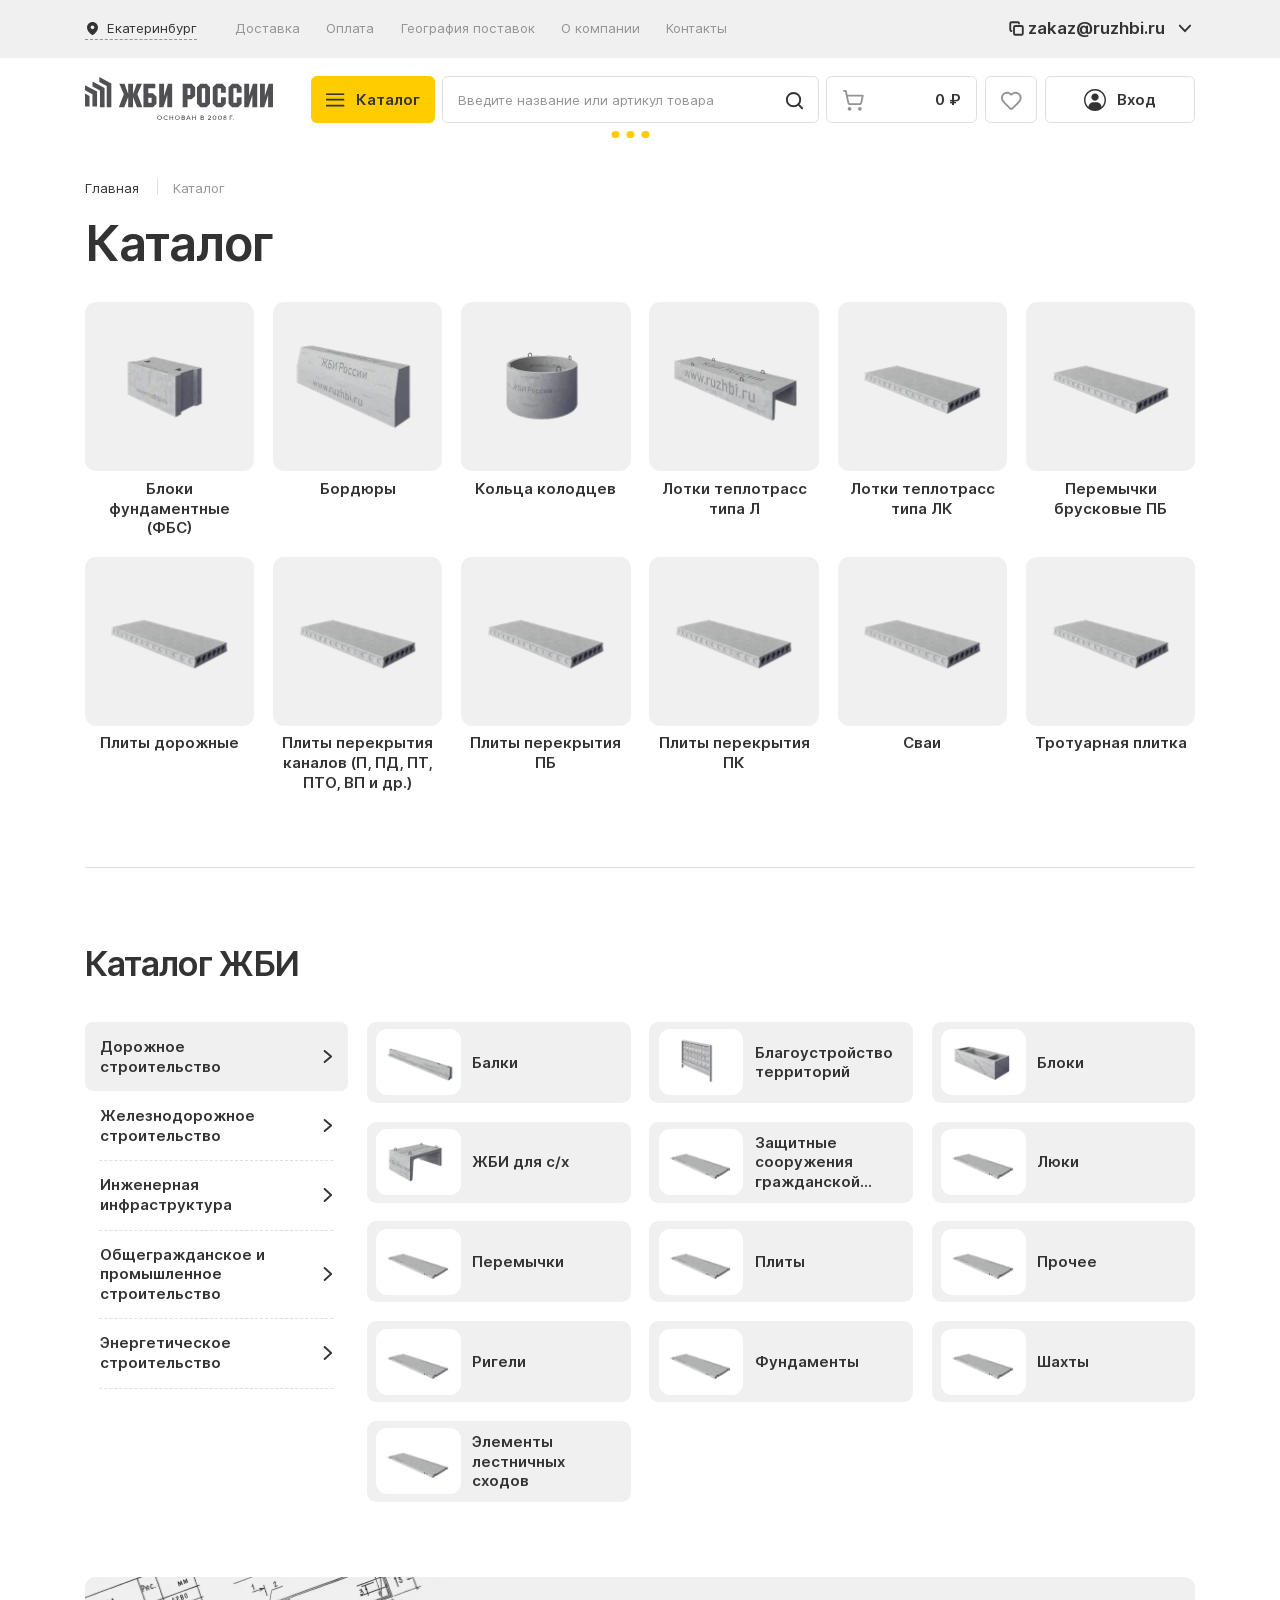
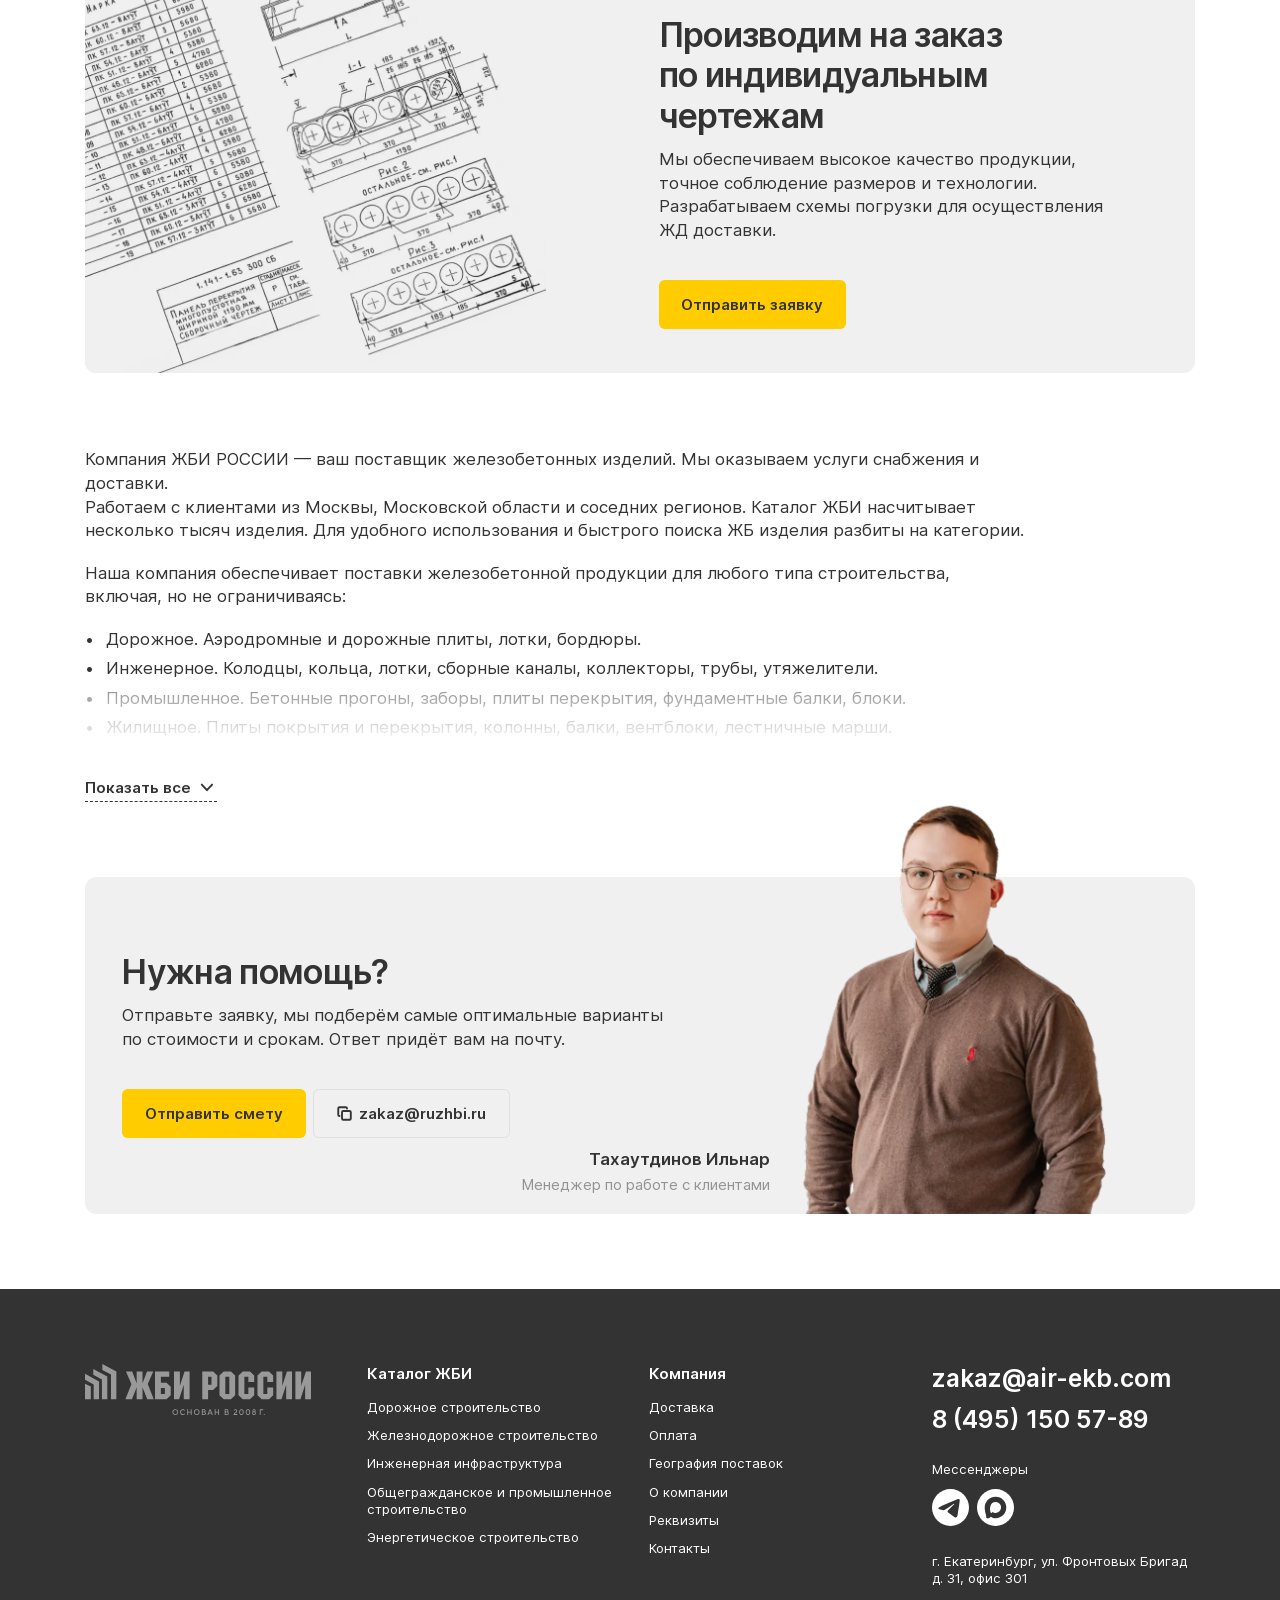
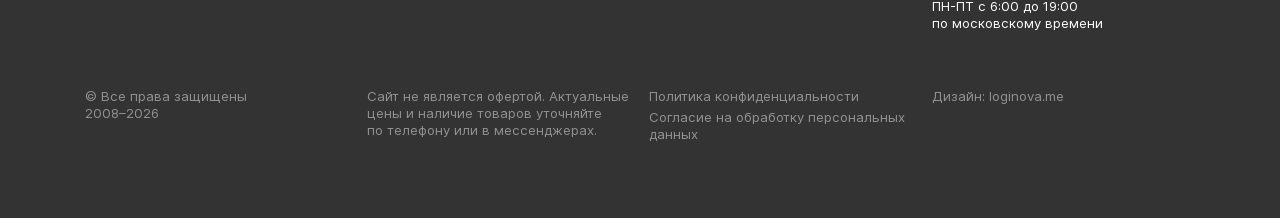
<file: catalog.html>
<!DOCTYPE html>
<html lang="ru">

<head>
    <meta charset="UTF-8">
    <meta name="viewport" content="width=device-width, initial-scale=1.0">
    <meta name="description" content="">
    <meta name="keywords" content="">
    <meta name="color-scheme" content="light only">
    <link rel="stylesheet" href="css/swiper-bundle.min.css">
    <link rel="stylesheet" href="css/fancybox.css">
    <link rel="stylesheet" href="css/style.min.css">
    <link rel="icon" href="img/favicon.svg" type="image/svg+xml">
    <title>Каталог</title>
</head>


<body class="m-page">
    <div class="wrapper">
        <div class="header-top">
            <div class="container">
                <div class="header-top__inner _flex">
                    <a href="" class="header-logo">
                        <img src="img/logo2.svg" alt="">
                    </a>

                    <div data-modal="cityModal" class="header-city _flex">
                        <img src="img/marker3.svg" alt="">
                        <div class="text14">Екатеринбург</div>
                    </div>
                    <div class="nav">
                        <ul>
                            <li><a href="">Доставка</a></li>
                            <li><a href="">Оплата</a></li>
                            <li><a href="">География поставок</a></li>
                            <li><a href="">О компании</a></li>
                            <li><a href="">Контакты</a></li>
                        </ul>
                    </div>

                    <button class="_toggle-catalog header-top__btn m-btn m-btn-yellow">
                        <span>Каталог</span>
                        <img src="img/arrow-right.svg" alt="">
                    </button>

                    <div class="header-action">
                        <div class="header-action__top _flex">
                            <button class="copy-btn" data-copy="zakaz@ruzhbi.ru">
                                <svg xmlns="http://www.w3.org/2000/svg" width="16" height="16" viewBox="0 0 16 16" fill="none">
                                    <path d="M2.66927 10.6654C1.93594 10.6654 1.33594 10.0654 1.33594 9.33203V2.66536C1.33594 1.93203 1.93594 1.33203 2.66927 1.33203H9.33594C10.0693 1.33203 10.6693 1.93203 10.6693 2.66536M6.66927 5.33203H13.3359C14.0723 5.33203 14.6693 5.92898 14.6693 6.66536V13.332C14.6693 14.0684 14.0723 14.6654 13.3359 14.6654H6.66927C5.93289 14.6654 5.33594 14.0684 5.33594 13.332V6.66536C5.33594 5.92898 5.93289 5.33203 6.66927 5.33203Z" stroke="#333333" stroke-width="2" stroke-linecap="round" stroke-linejoin="round" />
                                </svg>
                                <span class="h5 _view1">
                            zakaz@ruzhbi.ru
                        </span>
                                <span class="h5 _view2">
                            скопировано
                        </span>
                            </button>
                            <button class="header-action__toggle">
                                <svg xmlns="http://www.w3.org/2000/svg" width="20" height="20" viewBox="0 0 20 20" fill="none">
                                    <path d="M4 7L9.5 13L15 7" stroke="#333333" stroke-width="2" stroke-linecap="round" stroke-linejoin="round" />
                                </svg>
                            </button>
                        </div>
                        <div class="header-action__bottom">
                            <div class="header-action__links">
                                <a href="" class="header-action__link">
                                    <svg xmlns="http://www.w3.org/2000/svg" width="16" height="16" viewBox="0 0 16 16" fill="none">
                                        <path d="M9.22003 11.046C9.35772 11.1092 9.51283 11.1237 9.65983 11.0869C9.80682 11.0502 9.93692 10.9645 10.0287 10.844L10.2654 10.534C10.3896 10.3684 10.5506 10.234 10.7357 10.1414C10.9209 10.0488 11.125 10.0007 11.332 10.0007H13.332C13.6857 10.0007 14.0248 10.1411 14.2748 10.3912C14.5249 10.6412 14.6654 10.9804 14.6654 11.334V13.334C14.6654 13.6876 14.5249 14.0267 14.2748 14.2768C14.0248 14.5268 13.6857 14.6673 13.332 14.6673C10.1494 14.6673 7.09719 13.403 4.84675 11.1526C2.59631 8.90216 1.33203 5.84992 1.33203 2.66732C1.33203 2.3137 1.47251 1.97456 1.72256 1.72451C1.9726 1.47446 2.31174 1.33398 2.66536 1.33398H4.66536C5.01899 1.33398 5.35812 1.47446 5.60817 1.72451C5.85822 1.97456 5.9987 2.3137 5.9987 2.66732V4.66732C5.9987 4.87431 5.9505 5.07846 5.85793 5.2636C5.76536 5.44874 5.63096 5.60979 5.46536 5.73398L5.15336 5.96798C5.03098 6.06144 4.94471 6.19437 4.90922 6.34422C4.87374 6.49406 4.89122 6.65157 4.9587 6.78998C5.86982 8.64056 7.36831 10.1372 9.22003 11.046Z" stroke="#333333" stroke-width="2" stroke-linecap="round" stroke-linejoin="round" />
                                    </svg>
                                    <span class="h7">
                                8 (495) 150 57-89
                            </span>
                                </a>
                            </div>
                            <div class="header-action__links">
                                <a href="" class="header-action__link">
                                    <svg xmlns="http://www.w3.org/2000/svg" width="16" height="16" viewBox="0 0 16 16" fill="none">
                                        <path class="_fill" d="M1.2071 7.78249C2.60989 7.00979 4.17579 6.36489 5.63889 5.71669C8.15599 4.65499 10.6831 3.61169 13.2357 2.64039C13.7323 2.47489 14.6247 2.31304 14.7122 3.04904C14.6643 4.09084 14.4672 5.12654 14.332 6.16224C13.9888 8.43984 13.5922 10.7096 13.2055 12.9797C13.0722 13.7359 12.125 14.1273 11.5189 13.6434C10.0623 12.6595 8.59449 11.6852 7.15649 10.6785C6.68544 10.1999 7.12224 9.51254 7.54294 9.17074C8.74264 7.98844 10.0149 6.98394 11.1519 5.74054C11.4586 4.99989 10.5524 5.62409 10.2535 5.81534C8.61114 6.94714 7.00894 8.14804 5.27734 9.14274C4.39284 9.62964 3.36194 9.21354 2.47784 8.94184C1.68513 8.61364 0.523522 8.28299 1.20702 7.78254L1.2071 7.78249Z" fill="#333333" />
                                    </svg>
                                    <span class="h7">
                                Telegram
                            </span>
                                </a>
                                <a href="" class="header-action__link">
                                    <svg xmlns="http://www.w3.org/2000/svg" width="16" height="16" viewBox="0 0 16 16" fill="none">
                                        <path class="_fill" d="M8.15549 15.159C6.74231 15.159 6.08558 14.9518 4.94404 14.123C4.22198 15.0554 1.93545 15.784 1.83574 14.5374C1.83574 13.6015 1.62943 12.8107 1.39562 11.9474C1.11711 10.8837 0.800781 9.69926 0.800781 7.98296C0.800781 3.88387 4.14977 0.800049 8.11767 0.800049C12.089 0.800049 15.2007 4.03581 15.2007 8.02094C15.2071 9.90527 14.4689 11.7152 13.1481 13.0534C11.8272 14.3917 10.0317 15.1489 8.15549 15.159ZM8.21394 4.34316C6.28157 4.24301 4.77556 5.58635 4.44203 7.69288C4.16696 9.4368 4.65521 11.5606 5.07126 11.6711C5.27068 11.7194 5.77269 11.312 6.08558 10.9977C6.60296 11.3567 7.20545 11.5723 7.83228 11.6228C8.79478 11.6693 9.73702 11.3346 10.4565 10.6908C11.176 10.047 11.6152 9.14541 11.6798 8.1798C11.7175 7.21218 11.3754 6.2684 10.7272 5.55153C10.079 4.83465 9.17653 4.40198 8.21394 4.34661V4.34316Z" fill="#333333" />
                                    </svg>
                                    <span class="h7">
                                Max
                            </span>
                                </a>
                            </div>
                            <div class="text12 gray-text">
                                ПН-ПТ c 6:00 до 19:00 <br>
                        по московскому времени
                            </div>
                        </div>
                    </div>

                    <button class="header-top__close _toggle-menu">
                        <img src="img/close2.svg" alt="">
                    </button>

                    <a href="" class="header-top__req">
                        <span>Отправить заявку</span>
                        <img src="img/arrow-right.svg" alt="">
                    </a>
                </div>
            </div>
        </div>

        <div class="header-bottom">
            <div class="container">
                <div class="header-bottom__inner _flex">
                    <div class="header-bottom__mob">
                        <a href="" class="header-logo">
                            <img src="img/logo2.svg" alt="">
                        </a>
                        <a href="" class="header-bottom__phone h7">
                            8 (495) 150 57-89
                        </a>
                    </div>
                    <button class="_toggle-catalog catalog-btn m-btn m-btn-yellow">
                        <span class="catalog-btn__img">
                    <img src="img/burger.svg" alt="" class="_view1">
                    <img src="img/burger2.svg" alt="" class="_view2">
                </span>
                        <span class="body-m">Каталог</span>
                    </button>
                    <div class="header-search">
                        <div class="fg">
                            <input type="text" placeholder="Введите название или артикул товара">
                        </div>
                        <img class="header-search__icon" src="img/search.svg" alt="">

                        <div class="search-block__loader loader">
                            <span></span>
                            <span></span>
                            <span></span>
                        </div>
                    </div>
                    <a href="" class="header-cart m-btn-gray-outline">
                        <svg xmlns="http://www.w3.org/2000/svg" width="24" height="24" viewBox="0 0 24 24" fill="none">
                            <path d="M2.05078 2.05078H4.05078L6.71078 14.4708C6.80836 14.9256 7.06145 15.3323 7.42649 15.6206C7.79153 15.909 8.24569 16.0611 8.71078 16.0508H18.4908C18.946 16.05 19.3873 15.8941 19.7418 15.6086C20.0964 15.3232 20.3429 14.9253 20.4408 14.4808L22.0908 7.05078H5.12078M9.00078 21.0008C9.00078 21.5531 8.55307 22.0008 8.00078 22.0008C7.4485 22.0008 7.00078 21.5531 7.00078 21.0008C7.00078 20.4485 7.4485 20.0008 8.00078 20.0008C8.55307 20.0008 9.00078 20.4485 9.00078 21.0008ZM20.0008 21.0008C20.0008 21.5531 19.5531 22.0008 19.0008 22.0008C18.4485 22.0008 18.0008 21.5531 18.0008 21.0008C18.0008 20.4485 18.4485 20.0008 19.0008 20.0008C19.5531 20.0008 20.0008 20.4485 20.0008 21.0008Z" stroke="#939393" stroke-width="2" stroke-linecap="round" stroke-linejoin="round" />
                        </svg>
                        <span class="h6">0 ₽</span>
                    </a>
                    <a href="" class="header-favourite m-btn-gray-outline">
                        <svg xmlns="http://www.w3.org/2000/svg" width="24" height="24" viewBox="0 0 24 24" fill="none">
                            <path d="M2 9.50053C2.00002 8.38773 2.33759 7.30111 2.96813 6.38419C3.59867 5.46727 4.49252 4.76319 5.53161 4.36493C6.5707 3.96667 7.70616 3.89297 8.78801 4.15357C9.86987 4.41417 10.8472 4.99681 11.591 5.82453C11.6434 5.88054 11.7067 5.9252 11.7771 5.95573C11.8474 5.98626 11.9233 6.00201 12 6.00201C12.0767 6.00201 12.1526 5.98626 12.2229 5.95573C12.2933 5.9252 12.3566 5.88054 12.409 5.82453C13.1504 4.99143 14.128 4.4039 15.2116 4.14013C16.2952 3.87636 17.4335 3.94887 18.4749 4.34801C19.5163 4.74715 20.4114 5.45398 21.0411 6.37443C21.6708 7.29488 22.0053 8.38529 22 9.50053C22 11.7905 20.5 13.5005 19 15.0005L13.508 20.3135C13.3217 20.5275 13.0919 20.6994 12.834 20.8178C12.5762 20.9362 12.296 20.9984 12.0123 21.0002C11.7285 21.002 11.4476 20.9434 11.1883 20.8283C10.9289 20.7131 10.697 20.5442 10.508 20.3325L5 15.0005C3.5 13.5005 2 11.8005 2 9.50053Z" stroke="#939393" stroke-width="2" stroke-linecap="round" stroke-linejoin="round" />
                        </svg>
                    </a>
                    <div class="header-lk">
                        <a href="" class="header-lk__show m-btn m-btn-gray-outline">
                            <img src="img/user.svg" alt="">
                            <span class="h6">Вход</span>
                        </a>
                    </div>
                </div>
            </div>
            <div class="header-catalog">
                <button class="_back-to-menu header-catalog__close">
                    <img src="img/close2.svg" alt="">
                </button>
                <button class="_back-to-menu header-catalog__back back-btn">
                    <img src="img/arrow-left.svg" alt="">
                    <span class="h5">Каталог</span>
                </button>
                <div class="container">
                    <div class="header-catalog__inner">
                        <div class="header-catalog__col">
                            <div class="header-catalog__items">
                                <div class="menu-item">
                                    <div class="menu-item__show">
                                        <span class="h5">Популярные категории</span>
                                    </div>
                                    <div class="menu-item__hidden">
                                        <button class="menu-item__back back-btn">
                                            <img src="img/arrow-left.svg" alt="">
                                            <span class="h5">Популярные категории</span>
                                        </button>
                                        <div class="menu-item__scroll">
                                            <div class="menu-group">
                                                <a href="" class="h4">
                                                    Благоустройство территорий
                                                </a>
                                                <ul class="menu-group__links">
                                                    <li><a href="">Вазоны</a></li>
                                                    <li><a href="">Комплектующие водоотвода (решётки, пескоуловители и т.д.)</a></li>
                                                    <li><a href="">Заборы и другие элементы ограждения</a></li>
                                                    <li><a href="">Скамьи</a></li>
                                                    <li><a href="">Стойки (опоры) дорожных знаков</a></li>
                                                    <li><a href="">Столбы освещения (опоры освещения)</a></li>
                                                    <li><a href="">Тетраподы</a></li>
                                                    <li><a href="">Тротуарная плитка</a></li>
                                                    <li><a href="">Урны</a></li>
                                                    <li><a href="">Фундаменты дорожных знаков</a></li>
                                                    <li><a href="">Козырьки входа</a></li>
                                                </ul>
                                            </div>
                                            <div class="menu-group">
                                                <a href="" class="h4">
                                                    Балки
                                                </a>
                                                <ul class="menu-group__links">
                                                    <li><a href="">Балки обвязочные</a></li>
                                                    <li><a href="">Балки перекрытий СБНОС</a></li>
                                                    <li><a href="">Балки подкрановых путей</a></li>
                                                    <li><a href="">Балки стропильные</a></li>
                                                    <li><a href="">Балки фундаментные</a></li>
                                                </ul>
                                            </div>
                                            <div class="menu-group">
                                                <a href="" class="h4">
                                                    Благоустройство территорий
                                                </a>
                                                <ul class="menu-group__links">
                                                    <li><a href="">Вазоны</a></li>
                                                    <li><a href="">Комплектующие водоотвода (решётки, пескоуловители и т.д.)</a></li>
                                                    <li><a href="">Заборы и другие элементы ограждения</a></li>
                                                    <li><a href="">Скамьи</a></li>
                                                    <li><a href="">Стойки (опоры) дорожных знаков</a></li>
                                                    <li><a href="">Столбы освещения (опоры освещения)</a></li>
                                                    <li><a href="">Тетраподы</a></li>
                                                    <li><a href="">Тротуарная плитка</a></li>
                                                    <li><a href="">Урны</a></li>
                                                    <li><a href="">Фундаменты дорожных знаков</a></li>
                                                    <li><a href="">Козырьки входа</a></li>
                                                </ul>
                                            </div>
                                            <div class="menu-item__more _flex">
                                                <a href="" class="menu-item__more-link text16">
                                                    Все товары
                                                </a>
                                            </div>
                                        </div>
                                    </div>
                                </div>

                                <div class="menu-item">
                                    <div class="menu-item__show">
                                        <span class="h5">Дорожное строительство</span>
                                    </div>
                                    <div class="menu-item__hidden">
                                        <button class="menu-item__back back-btn">
                                            <img src="img/arrow-left.svg" alt="">
                                            <span class="h5">Дорожное строительство</span>
                                        </button>
                                        <div class="menu-item__scroll">
                                            <div class="menu-group">
                                                <ul class="menu-group__links">
                                                    <li><a href="">Автопавильоны</a></li>
                                                    <li><a href="">Балки</a></li>
                                                    <li><a href="">Бассейны</a></li>
                                                    <li><a href="">Блоки</a></li>
                                                    <li><a href="">Гаражи</a></li>
                                                    <li><a href="">Детали резервуаров</a></li>
                                                    <li><a href="">Диафрагмы жесткости</a></li>
                                                    <li><a href="">ЖБИ для с/х</a></li>
                                                    <li><a href="">Кирпич</a></li>
                                                    <li><a href="">Колонны</a></li>
                                                    <li><a href="">Люки</a></li>
                                                    <li><a href="">Панели стеновые, цокольные, карнизные, керамзитобетонные</a></li>
                                                    <li><a href="">Перемычки</a></li>
                                                    <li><a href="">Плиты</a></li>
                                                    <li><a href="">Прогоны</a></li>
                                                    <li><a href="">Ригели</a></li>
                                                    <li><a href="">Сваи</a></li>
                                                    <li><a href="">Фундаменты</a></li>
                                                    <li><a href="">Шахты лифта</a></li>
                                                    <li><a href="">Элементы лестничных сходов</a></li>
                                                </ul>
                                            </div>
                                        </div>
                                    </div>
                                </div>

                                <div class="menu-item">
                                    <div class="menu-item__show">
                                        <span class="h5">Железнодорожное строительство</span>
                                    </div>
                                    <div class="menu-item__hidden">
                                        <button class="menu-item__back back-btn">
                                            <img src="img/arrow-left.svg" alt="">
                                            <span class="h5">Железнодорожное строительство</span>
                                        </button>
                                        <div class="menu-item__scroll">
                                            <div class="menu-group">
                                                <ul class="menu-group__links">
                                                    <li><a href="">Автопавильоны</a></li>
                                                    <li><a href="">Балки</a></li>
                                                    <li><a href="">Бассейны</a></li>
                                                    <li><a href="">Блоки</a></li>
                                                    <li><a href="">Гаражи</a></li>
                                                    <li><a href="">Детали резервуаров</a></li>
                                                    <li><a href="">Диафрагмы жесткости</a></li>
                                                    <li><a href="">ЖБИ для с/х</a></li>
                                                    <li><a href="">Кирпич</a></li>
                                                    <li><a href="">Колонны</a></li>
                                                    <li><a href="">Люки</a></li>
                                                    <li><a href="">Панели стеновые, цокольные, карнизные, керамзитобетонные</a></li>
                                                    <li><a href="">Перемычки</a></li>
                                                    <li><a href="">Плиты</a></li>
                                                    <li><a href="">Прогоны</a></li>
                                                    <li><a href="">Ригели</a></li>
                                                    <li><a href="">Сваи</a></li>
                                                    <li><a href="">Фундаменты</a></li>
                                                    <li><a href="">Шахты лифта</a></li>
                                                    <li><a href="">Элементы лестничных сходов</a></li>
                                                </ul>
                                            </div>
                                        </div>
                                    </div>
                                </div>

                                <div class="menu-item">
                                    <div class="menu-item__show">
                                        <span class="h5">Инженерная инфраструктура</span>
                                    </div>
                                    <div class="menu-item__hidden">
                                        <button class="menu-item__back back-btn">
                                            <img src="img/arrow-left.svg" alt="">
                                            <span class="h5">Инженерная инфраструктура</span>
                                        </button>
                                        <div class="menu-item__scroll">
                                            <div class="menu-group">
                                                <ul class="menu-group__links">
                                                    <li><a href="">Автопавильоны</a></li>
                                                    <li><a href="">Балки</a></li>
                                                    <li><a href="">Бассейны</a></li>
                                                    <li><a href="">Блоки</a></li>
                                                    <li><a href="">Гаражи</a></li>
                                                    <li><a href="">Детали резервуаров</a></li>
                                                    <li><a href="">Диафрагмы жесткости</a></li>
                                                    <li><a href="">ЖБИ для с/х</a></li>
                                                    <li><a href="">Кирпич</a></li>
                                                    <li><a href="">Колонны</a></li>
                                                    <li><a href="">Люки</a></li>
                                                    <li><a href="">Панели стеновые, цокольные, карнизные, керамзитобетонные</a></li>
                                                    <li><a href="">Перемычки</a></li>
                                                    <li><a href="">Плиты</a></li>
                                                    <li><a href="">Прогоны</a></li>
                                                    <li><a href="">Ригели</a></li>
                                                    <li><a href="">Сваи</a></li>
                                                    <li><a href="">Фундаменты</a></li>
                                                    <li><a href="">Шахты лифта</a></li>
                                                    <li><a href="">Элементы лестничных сходов</a></li>
                                                </ul>
                                            </div>
                                        </div>
                                    </div>
                                </div>

                                <div class="menu-item">
                                    <div class="menu-item__show">
                                        <span class="h5">Общегражданское и промышленное строительство</span>
                                    </div>
                                    <div class="menu-item__hidden">
                                        <button class="menu-item__back back-btn">
                                            <img src="img/arrow-left.svg" alt="">
                                            <span class="h5">Общегражданское и промышленное строительство</span>
                                        </button>
                                        <div class="menu-item__scroll">
                                            <div class="menu-group">
                                                <ul class="menu-group__links">
                                                    <li><a href="">Автопавильоны</a></li>
                                                    <li><a href="">Балки</a></li>
                                                    <li><a href="">Бассейны</a></li>
                                                    <li><a href="">Блоки</a></li>
                                                    <li><a href="">Гаражи</a></li>
                                                    <li><a href="">Детали резервуаров</a></li>
                                                    <li><a href="">Диафрагмы жесткости</a></li>
                                                    <li><a href="">ЖБИ для с/х</a></li>
                                                    <li><a href="">Кирпич</a></li>
                                                    <li><a href="">Колонны</a></li>
                                                    <li><a href="">Люки</a></li>
                                                    <li><a href="">Панели стеновые, цокольные, карнизные, керамзитобетонные</a></li>
                                                    <li><a href="">Перемычки</a></li>
                                                    <li><a href="">Плиты</a></li>
                                                    <li><a href="">Прогоны</a></li>
                                                    <li><a href="">Ригели</a></li>
                                                    <li><a href="">Сваи</a></li>
                                                    <li><a href="">Фундаменты</a></li>
                                                    <li><a href="">Шахты лифта</a></li>
                                                    <li><a href="">Элементы лестничных сходов</a></li>
                                                </ul>
                                            </div>
                                        </div>
                                    </div>
                                </div>

                                <div class="menu-item">
                                    <div class="menu-item__show">
                                        <span class="h5">Энергетическое строительство</span>
                                    </div>
                                    <div class="menu-item__hidden">
                                        <button class="menu-item__back back-btn">
                                            <img src="img/arrow-left.svg" alt="">
                                            <span class="h5">Энергетическое строительство</span>
                                        </button>
                                        <div class="menu-item__scroll">
                                            <div class="menu-group">
                                                <ul class="menu-group__links">
                                                    <li><a href="">Автопавильоны</a></li>
                                                    <li><a href="">Балки</a></li>
                                                    <li><a href="">Бассейны</a></li>
                                                    <li><a href="">Блоки</a></li>
                                                    <li><a href="">Гаражи</a></li>
                                                    <li><a href="">Детали резервуаров</a></li>
                                                    <li><a href="">Диафрагмы жесткости</a></li>
                                                    <li><a href="">ЖБИ для с/х</a></li>
                                                    <li><a href="">Кирпич</a></li>
                                                    <li><a href="">Колонны</a></li>
                                                    <li><a href="">Люки</a></li>
                                                    <li><a href="">Панели стеновые, цокольные, карнизные, керамзитобетонные</a></li>
                                                    <li><a href="">Перемычки</a></li>
                                                    <li><a href="">Плиты</a></li>
                                                    <li><a href="">Прогоны</a></li>
                                                    <li><a href="">Ригели</a></li>
                                                    <li><a href="">Сваи</a></li>
                                                    <li><a href="">Фундаменты</a></li>
                                                    <li><a href="">Шахты лифта</a></li>
                                                    <li><a href="">Элементы лестничных сходов</a></li>
                                                </ul>
                                            </div>
                                        </div>
                                    </div>
                                </div>

                            </div>
                        </div>
                        <div class="header-catalog__col2"></div>
                    </div>
                </div>
            </div>
        </div>




        <main class="content">

            <div class='catalog-main m-section'>
                <div class="container">
                    <div class='breadcrumbs'>
                        <button class="breadcrumbs__btn">
                            <img src="img/dots.svg" alt="">
                        </button>
                        <div class='breadcrumbs__inner'>
                            <a href="" class="breadcrumbs__item"><span>Главная</span></a>
                            <div class="breadcrumbs__item"><span>Каталог</span></div>
                        </div>
                    </div>

                    <div class="h1">
                        Каталог
                    </div>
                    <div class="_mt32 _mt28-mob grid8 grid-laptop6 grid-tablet4 grid-mob2">
                        <a href="" class="product-card">
                            <div class="product-card__img">
                                <img src="img/product-img.webp" alt="">
                            </div>
                            <div class="text16 semi-bold-text">
                                Блоки фундаментные (ФБС)
                            </div>
                        </a>

                        <a href="" class="product-card">
                            <div class="product-card__img">
                                <img src="img/product-img2.webp" alt="">
                            </div>
                            <div class="text16 semi-bold-text">
                                Бордюры
                            </div>
                        </a>

                        <a href="" class="product-card">
                            <div class="product-card__img">
                                <img src="img/product-img3.webp" alt="">
                            </div>
                            <div class="text16 semi-bold-text">
                                Кольца колодцев
                            </div>
                        </a>

                        <a href="" class="product-card">
                            <div class="product-card__img">
                                <img src="img/product-img4.webp" alt="">
                            </div>
                            <div class="text16 semi-bold-text">
                                Лотки теплотрасс типа Л
                            </div>
                        </a>

                        <a href="" class="product-card">
                            <div class="product-card__img">
                                <img src="img/product-img5.webp" alt="">
                            </div>
                            <div class="text16 semi-bold-text">
                                Лотки теплотрасс типа ЛК
                            </div>
                        </a>

                        <a href="" class="product-card">
                            <div class="product-card__img">
                                <img src="img/product-img5.webp" alt="">
                            </div>
                            <div class="text16 semi-bold-text">
                                Перемычки брусковые ПБ
                            </div>
                        </a>

                        <a href="" class="product-card">
                            <div class="product-card__img">
                                <img src="img/product-img5.webp" alt="">
                            </div>
                            <div class="text16 semi-bold-text">
                                Плиты дорожные
                            </div>
                        </a>

                        <a href="" class="product-card">
                            <div class="product-card__img">
                                <img src="img/product-img5.webp" alt="">
                            </div>
                            <div class="text16 semi-bold-text">
                                Плиты перекрытия каналов (П, ПД, ПТ, ПТО, ВП и др.)
                            </div>
                        </a>

                        <a href="" class="product-card">
                            <div class="product-card__img">
                                <img src="img/product-img5.webp" alt="">
                            </div>
                            <div class="text16 semi-bold-text">
                                Плиты перекрытия ПБ
                            </div>
                        </a>

                        <a href="" class="product-card">
                            <div class="product-card__img">
                                <img src="img/product-img5.webp" alt="">
                            </div>
                            <div class="text16 semi-bold-text">
                                Плиты перекрытия ПК
                            </div>
                        </a>

                        <a href="" class="product-card">
                            <div class="product-card__img">
                                <img src="img/product-img5.webp" alt="">
                            </div>
                            <div class="text16 semi-bold-text">
                                Сваи
                            </div>
                        </a>

                        <a href="" class="product-card">
                            <div class="product-card__img">
                                <img src="img/product-img5.webp" alt="">
                            </div>
                            <div class="text16 semi-bold-text">
                                Тротуарная плитка
                            </div>
                        </a>

                    </div>

                </div>
            </div>

            <div class="catalog m-section _tabs-parent">
                <div class="container">
                    <div class="catalog__inner">
                        <div class="h2">
                            Каталог ЖБИ
                        </div>
                        <div class="catalog__grid _mt40 _mt28-tablet">
                            <div class="catalog__col">
                                <div class="catalog__tabs">
                                    <div class="catalog__tab _tab _active" data-tab="_tab1">
                                        <span class="text16">Дорожное строительство</span>
                                    </div>
                                    <div class="catalog__tab _tab" data-tab="_tab2">
                                        <span class="text16">Железнодорожное строительство</span>
                                    </div>
                                    <div class="catalog__tab _tab" data-tab="_tab3">
                                        <span class="text16">Инженерная инфраструктура</span>
                                    </div>
                                    <div class="catalog__tab _tab" data-tab="_tab4">
                                        <span class="text16">Общегражданское и промышленное строительство</span>
                                    </div>
                                    <div class="catalog__tab _tab" data-tab="_tab5">
                                        <span class="text16">Энергетическое строительство</span>
                                    </div>
                                </div>
                            </div>
                            <div class="catalog__col2">
                                <div class="tab-content _tab1 _active">
                                    <div class="catalog-spoiler">
                                        <div class="catalog-spoiler__show">
                                            <div class="h6">Дорожное строительство</div>
                                        </div>
                                        <div class="catalog-spoiler__hidden">
                                            <div class="catalog-items grid4 grid-laptop3 grid-tablet2">
                                                <a href="" class="product-card2">
                                                    <div class="product-card2__img">
                                                        <img src="img/product-img6.webp" alt="">
                                                    </div>
                                                    <div class="product-card2__title">
                                                        Балки
                                                    </div>
                                                </a>

                                                <a href="" class="product-card2">
                                                    <div class="product-card2__img">
                                                        <img src="img/product-img7.webp" alt="">
                                                    </div>
                                                    <div class="product-card2__title">
                                                        Благоустройство территорий
                                                    </div>
                                                </a>


                                                <a href="" class="product-card2">
                                                    <div class="product-card2__img">
                                                        <img src="img/product-img8.webp" alt="">
                                                    </div>
                                                    <div class="product-card2__title">
                                                        Блоки
                                                    </div>
                                                </a>

                                                <a href="" class="product-card2">
                                                    <div class="product-card2__img">
                                                        <img src="img/product-img9.webp" alt="">
                                                    </div>
                                                    <div class="product-card2__title">
                                                        ЖБИ для с/х
                                                    </div>
                                                </a>

                                                <a href="" class="product-card2">
                                                    <div class="product-card2__img">
                                                        <img src="img/product-img10.webp" alt="">
                                                    </div>
                                                    <div class="product-card2__title">
                                                        Защитные сооружения гражданской обороны
                                                    </div>
                                                </a>

                                                <a href="" class="product-card2">
                                                    <div class="product-card2__img">
                                                        <img src="img/product-img10.webp" alt="">
                                                    </div>
                                                    <div class="product-card2__title">
                                                        Люки
                                                    </div>
                                                </a>

                                                <a href="" class="product-card2">
                                                    <div class="product-card2__img">
                                                        <img src="img/product-img10.webp" alt="">
                                                    </div>
                                                    <div class="product-card2__title">
                                                        Перемычки
                                                    </div>
                                                </a>

                                                <a href="" class="product-card2">
                                                    <div class="product-card2__img">
                                                        <img src="img/product-img10.webp" alt="">
                                                    </div>
                                                    <div class="product-card2__title">
                                                        Плиты
                                                    </div>
                                                </a>

                                                <a href="" class="product-card2">
                                                    <div class="product-card2__img">
                                                        <img src="img/product-img10.webp" alt="">
                                                    </div>
                                                    <div class="product-card2__title">
                                                        Прочее
                                                    </div>
                                                </a>

                                                <a href="" class="product-card2">
                                                    <div class="product-card2__img">
                                                        <img src="img/product-img10.webp" alt="">
                                                    </div>
                                                    <div class="product-card2__title">
                                                        Ригели
                                                    </div>
                                                </a>

                                                <a href="" class="product-card2">
                                                    <div class="product-card2__img">
                                                        <img src="img/product-img10.webp" alt="">
                                                    </div>
                                                    <div class="product-card2__title">
                                                        Фундаменты
                                                    </div>
                                                </a>

                                                <a href="" class="product-card2">
                                                    <div class="product-card2__img">
                                                        <img src="img/product-img10.webp" alt="">
                                                    </div>
                                                    <div class="product-card2__title">
                                                        Шахты
                                                    </div>
                                                </a>

                                                <a href="" class="product-card2">
                                                    <div class="product-card2__img">
                                                        <img src="img/product-img10.webp" alt="">
                                                    </div>
                                                    <div class="product-card2__title">
                                                        Элементы лестничных сходов
                                                    </div>
                                                </a>


                                            </div>
                                        </div>
                                    </div>

                                </div>

                                <div class="tab-content _tab2">
                                    <div class="catalog-spoiler">
                                        <div class="catalog-spoiler__show">
                                            <div class="h6">Железнодорожное строительство</div>
                                        </div>
                                        <div class="catalog-spoiler__hidden">
                                            <div class="catalog-items grid4 grid-laptop3 grid-tablet2">
                                                <a href="" class="product-card2">
                                                    <div class="product-card2__img">
                                                        <img src="img/product-img6.webp" alt="">
                                                    </div>
                                                    <div class="product-card2__title">
                                                        Балки
                                                    </div>
                                                </a>

                                                <a href="" class="product-card2">
                                                    <div class="product-card2__img">
                                                        <img src="img/product-img7.webp" alt="">
                                                    </div>
                                                    <div class="product-card2__title">
                                                        Благоустройство территорий
                                                    </div>
                                                </a>


                                            </div>
                                        </div>
                                    </div>

                                </div>

                                <div class="tab-content _tab3">
                                    <div class="catalog-spoiler">
                                        <div class="catalog-spoiler__show">
                                            <div class="h6">Инженерная инфраструктура</div>
                                        </div>
                                        <div class="catalog-spoiler__hidden">
                                            <div class="catalog-items grid4 grid-laptop3 grid-tablet2">
                                                <a href="" class="product-card2">
                                                    <div class="product-card2__img">
                                                        <img src="img/product-img6.webp" alt="">
                                                    </div>
                                                    <div class="product-card2__title">
                                                        Балки
                                                    </div>
                                                </a>

                                                <a href="" class="product-card2">
                                                    <div class="product-card2__img">
                                                        <img src="img/product-img7.webp" alt="">
                                                    </div>
                                                    <div class="product-card2__title">
                                                        Благоустройство территорий
                                                    </div>
                                                </a>


                                            </div>
                                        </div>
                                    </div>

                                </div>

                                <div class="tab-content _tab4">
                                    <div class="catalog-spoiler">
                                        <div class="catalog-spoiler__show">
                                            <div class="h6">Общегражданское и промышленное строительство</div>
                                        </div>
                                        <div class="catalog-spoiler__hidden">
                                            <div class="catalog-items grid4 grid-laptop3 grid-tablet2">
                                                <a href="" class="product-card2">
                                                    <div class="product-card2__img">
                                                        <img src="img/product-img6.webp" alt="">
                                                    </div>
                                                    <div class="product-card2__title">
                                                        Балки
                                                    </div>
                                                </a>

                                                <a href="" class="product-card2">
                                                    <div class="product-card2__img">
                                                        <img src="img/product-img7.webp" alt="">
                                                    </div>
                                                    <div class="product-card2__title">
                                                        Благоустройство территорий
                                                    </div>
                                                </a>


                                            </div>
                                        </div>
                                    </div>

                                </div>

                                <div class="tab-content _tab5">
                                    <div class="catalog-spoiler">
                                        <div class="catalog-spoiler__show">
                                            <div class="h6">Энергетическое строительство</div>
                                        </div>
                                        <div class="catalog-spoiler__hidden">
                                            <div class="catalog-items grid4 grid-laptop3 grid-tablet2">
                                                <a href="" class="product-card2">
                                                    <div class="product-card2__img">
                                                        <img src="img/product-img6.webp" alt="">
                                                    </div>
                                                    <div class="product-card2__title">
                                                        Балки
                                                    </div>
                                                </a>

                                                <a href="" class="product-card2">
                                                    <div class="product-card2__img">
                                                        <img src="img/product-img7.webp" alt="">
                                                    </div>
                                                    <div class="product-card2__title">
                                                        Благоустройство территорий
                                                    </div>
                                                </a>


                                            </div>
                                        </div>
                                    </div>

                                </div>
                            </div>
                        </div>
                    </div>
                </div>
            </div>

            <div class="subscribe req m-section">
                <div class="container">
                    <div class="subscribe__inner">
                        <div class="subscribe__img m-img">
                            <img src="img/req5.webp" alt="">
                            <!--            <img src="img/req.webp" alt="" class="_view1">-->
                            <!--            <img src="img/req2.webp" alt="" class="_view2">-->
                            <!--            <img src="img/req3.webp" alt="" class="_view3">-->
                            <!--            <img src="img/req4.webp" alt="" class="_view4">-->
                        </div>
                        <form class="subscribe-form">
                            <div class="h2">
                                Производим на заказ <span class="_no-wrap">по индивидуальным</span> чертежам
                            </div>
                            <div class="_mt12">
                                <div class="text18 text14-mob">
                                    Мы обеспечиваем высокое качество продукции, точное соблюдение размеров и технологии. Разрабатываем схемы погрузки для осуществления ЖД доставки.
                                </div>
                            </div>
                            <div class="_mt40 _mt28-mob _flex">
                                <button class="m-btn m-btn-yellow">
                                    <span>Отправить заявку</span>
                                </button>
                            </div>
                        </form>
                    </div>
                </div>

            </div>

            <div class="ceo m-section _toggle-more-parent">
                <div class="container">
                    <div class="ceo__inner">
                        <div class="text">
                            <p>
                                Компания ЖБИ РОССИИ — ваш поставщик железобетонных изделий. Мы оказываем услуги снабжения и доставки. <br>
                Работаем с клиентами из Москвы, Московской области и соседних регионов. Каталог ЖБИ насчитывает несколько тысяч изделия. Для удобного использования и быстрого поиска ЖБ изделия разбиты на категории.
                            </p>
                            <p>
                                Наша компания обеспечивает поставки железобетонной продукции для любого типа строительства, включая, но не ограничиваясь:
                            </p>
                            <ul>
                                <li>Дорожное. Аэродромные и дорожные плиты, лотки, бордюры.</li>
                                <li>Инженерное. Колодцы, кольца, лотки, сборные каналы, коллекторы, трубы, утяжелители.</li>
                                <li>Промышленное. Бетонные прогоны, заборы, плиты перекрытия, фундаментные балки, блоки.</li>
                                <li>Жилищное. Плиты покрытия и перекрытия, колонны, балки, вентблоки, лестничные марши.</li>
                                <li>Энергетическое. Опоры ЛЭП, элементы подстанций, фундаменты опор, лежни.</li>
                                <li>Железнодорожное. Шпалы, шпальные блоки, дренажные лотки.</li>
                                <li>Частное. Плиты перекрытия, лестничные марши, фундаментные блоки, перемычки и т. д.</li>
                            </ul>
                        </div>
                        <div class="_mt32 _flex">
                            <button class="text-btn _toggle-more">
                                <span class="_view1 text16">Показать все</span>
                                <span class="_view2 text16">Скрыть</span>
                                <svg xmlns="http://www.w3.org/2000/svg" width="20" height="20" viewBox="0 0 20 20" fill="none">
                                    <path d="M4 7L9.5 13L15 7" stroke="#333333" stroke-width="2" stroke-linecap="round" stroke-linejoin="round" />
                                </svg>
                            </button>
                        </div>
                    </div>
                </div>

            </div>

            <div class="help m-section _last">
                <div class="container">
                    <div class="help__inner">
                        <div class="help__content">
                            <div class="h2">
                                Нужна помощь?
                            </div>
                            <div class="_mt12">
                                <div class="text18 text14-mob">
                                    Отправьте заявку, мы подберём самые оптимальные варианты <span class="_no-wrap">по стоимости</span> и срокам. Ответ придёт вам на почту.
                                </div>
                            </div>
                            <div class="help__nav _mt40 _mt28-tablet _flex">
                                <button class="m-btn m-btn-yellow">
                                    <span>Отправить смету</span>
                                </button>
                                <button data-copy="zakaz@ruzhbi.ru" class="m-btn m-btn-gray-outline _yellow">
                                    <svg xmlns="http://www.w3.org/2000/svg" width="16" height="16" viewBox="0 0 16 16" fill="none">
                                        <path d="M2.66927 10.6654C1.93594 10.6654 1.33594 10.0654 1.33594 9.33203V2.66536C1.33594 1.93203 1.93594 1.33203 2.66927 1.33203H9.33594C10.0693 1.33203 10.6693 1.93203 10.6693 2.66536M6.66927 5.33203H13.3359C14.0723 5.33203 14.6693 5.92898 14.6693 6.66536V13.332C14.6693 14.0684 14.0723 14.6654 13.3359 14.6654H6.66927C5.93289 14.6654 5.33594 14.0684 5.33594 13.332V6.66536C5.33594 5.92898 5.93289 5.33203 6.66927 5.33203Z" stroke="#333333" stroke-width="2" stroke-linecap="round" stroke-linejoin="round" />
                                    </svg>
                                    <span class="_view1">zakaz@ruzhbi.ru</span>
                                    <span class="_view2">скопировано</span>
                                </button>
                            </div>
                        </div>
                        <div class="help__worker">
                            <div class="help__worker-text">
                                <div class="h5 text14-mob">
                                    Тахаутдинов Ильнар
                                </div>
                                <div class="text16 text14-mob gray-text">
                                    Менеджер по работе <span class="_no-wrap">с клиентами</span>
                                </div>
                            </div>
                            <img src="img/worker.webp" alt="">
                        </div>
                    </div>
                </div>

            </div>

        </main>
        <footer class="footer">
            <div class="container">
                <div class="footer-top grid4">
                    <div class="footer-top__col">
                        <a href="" class="footer__logo">
                            <img src="img/logo.svg" alt="">
                        </a>
                    </div>
                    <div class="footer-top__col2">
                        <div class="body-m semi-bold-text">
                            Каталог ЖБИ
                        </div>
                        <div class="footer-nav _mt16">
                            <ul>
                                <li><a href="">Дорожное строительство</a></li>
                                <li><a href="">Железнодорожное строительство</a></li>
                                <li><a href="">Инженерная инфраструктура</a></li>
                                <li><a href="">Общегражданское и промышленное строительство</a></li>
                                <li><a href="">Энергетическое строительство</a></li>
                            </ul>
                        </div>
                    </div>
                    <div class="footer-top__col3">
                        <div class="body-m semi-bold-text">
                            Компания
                        </div>
                        <div class="footer-nav _mt16">
                            <ul>
                                <li><a href="">Доставка</a></li>
                                <li><a href="">Оплата</a></li>
                                <li><a href="">География поставок</a></li>
                                <li><a href="">О компании</a></li>
                                <li><a href="">Реквизиты</a></li>
                                <li><a href="">Контакты</a></li>
                            </ul>
                        </div>
                    </div>
                    <div class="footer-top__col4">
                        <div class="h3">
                            <a href="mailto:zakaz@air-ekb.com">zakaz@air-ekb.com</a>
                        </div>
                        <div class="_mt12">
                            <div class="h3">
                                <a href="tel:8 (495) 150 57-89">8 (495) 150 57-89</a>
                            </div>
                        </div>
                        <div class="_mt28 _mt16-tablet">
                            <div class="body-s">
                                Мессенджеры
                            </div>
                            <div class="socials _mt12">
                                <a href="" class="socials__item">
                                    <img src="img/tg.svg" alt="">
                                </a>
                                <a href="" class="socials__item">
                                    <img src="img/max.svg" alt="">
                                </a>
                            </div>
                        </div>
                        <div class="_mt28 _mt16-tablet">
                            <div class="body-s">
                                г. Екатеринбург, ул. Фронтовых Бригад <span class="_no-wrap">д. 31,</span> <span class="_no-wrap">офис 301</span>
                            </div>
                            <div class="_mt12">
                                <div class="body-s">
                                    ПН-ПТ c 6:00 до 19:00 по московскому времени
                                </div>
                            </div>
                        </div>
                    </div>
                </div>
                <div class="footer-bottom gray-text grid4">
                    <div class="footer-bottom__col">
                        <div class="body-s">
                            © Все права защищены <br>
                2008–2026
                        </div>
                    </div>
                    <div class="footer-bottom__col2">
                        <div class="body-s">
                            Сайт не является офертой. Актуальные цены <span class="_no-wrap">и наличие</span> товаров уточняйте по телефону или в мессенджерах.
                        </div>
                    </div>
                    <div class="footer-bottom__col3">
                        <a href="" class="body-s">Политика конфиденциальности</a>
                        <div class="_mt4">
                            <a href="" class="body-s">
                                Согласие на обработку персональных данных
                            </a>
                        </div>
                    </div>
                    <div class="footer-bottom__col4">
                        <div class="body-s">
                            Дизайн: <a href="">loginova.me</a>
                        </div>
                    </div>
                </div>
            </div>

            <button class="scroll-up">
                <img src="img/arrow-top.svg" alt="">
            </button>

            <div class="footer-mob">
                <button class="_toggle-menu footer-mob__btn">
                    <img src="img/menu-icon.svg" alt="">
                    <span>Меню</span>
                </button>
                <a href="" class="footer-mob__btn">
                    <img src="img/menu-icon2.svg" alt="">
                    <span>Избранное</span>
                    <span class="pin">2</span>
                </a>
                <a href="" class="footer-mob__btn">
                    <img src="img/menu-icon3.svg" alt="">
                    <span>Корзина</span>
                    <span class="pin">24</span>
                </a>
                <a href="" class="footer-mob__btn">
                    <img src="img/menu-icon4.svg" alt="">
                    <span>Вход</span>
                </a>
                <a href="" class="footer-mob__btn">
                    <img src="img/menu-icon5.svg" alt="">
                    <span>Контакты</span>
                </a>
            </div>

        </footer>
    </div>

    <div class="modal modal-city" id="cityModal">
        <div class="modal__bg modal-bg _close-modal"></div>
        <div class="modal__dialog">
            <div class="h2">
                Куда доставить?
            </div>

            <div class="fg _mt20">
                <input type="text" placeholder="Укажите адрес доставки">
            </div>

            <div class="_mt20 text-center">
                <div class="text14 gray-text">
                    Доставляем по всей России. Разрабатываем схему погрузки, контролируем маршрут и прибытие на объект. <br>
                Имеем собственным автотранспорт до 20т. Так же доставляем ж/д.
                </div>
            </div>


            <button class="close-btn _close-modal">
                <img src="img/close2.svg" alt="">
            </button>
        </div>
    </div>


    <script src="js/jquery.min.js"></script>
    <script src="js/fancybox.umd.js"></script>
    <script src="js/swiper-bundle.min.js"></script>
    <script src="js/main.min.js"></script>

</body>

</html>
</file>
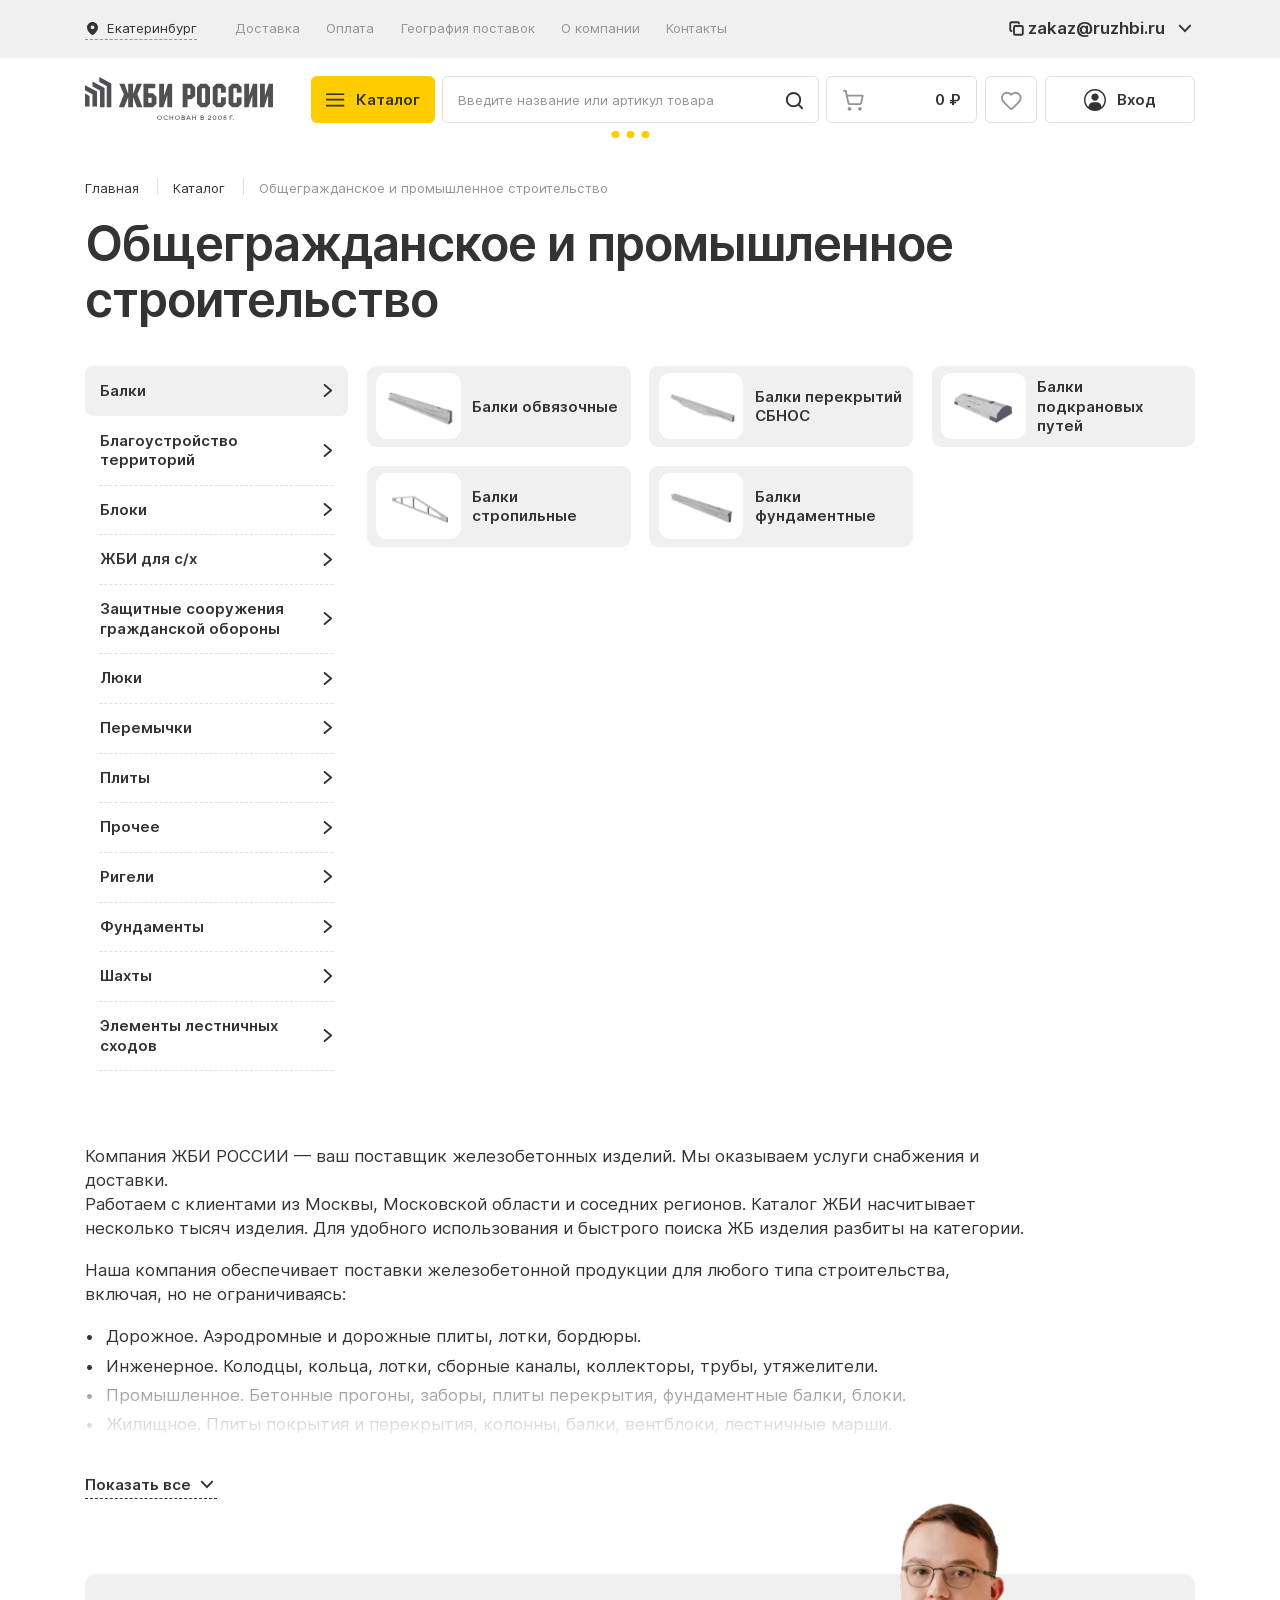
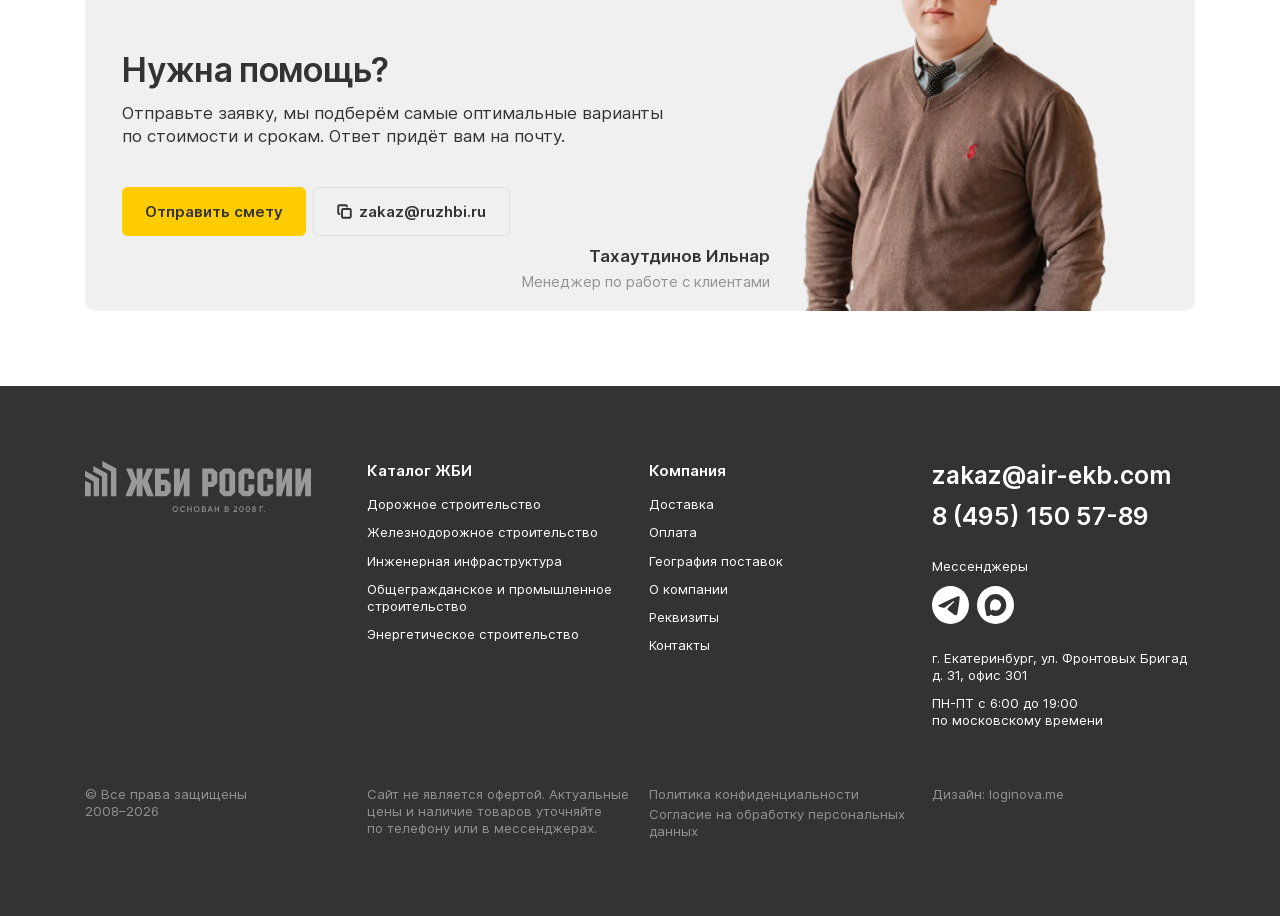
<file: catalog2.html>
<!DOCTYPE html>
<html lang="ru">

<head>
    <meta charset="UTF-8">
    <meta name="viewport" content="width=device-width, initial-scale=1.0">
    <meta name="description" content="">
    <meta name="keywords" content="">
    <meta name="color-scheme" content="light only">
    <link rel="stylesheet" href="css/swiper-bundle.min.css">
    <link rel="stylesheet" href="css/fancybox.css">
    <link rel="stylesheet" href="css/style.min.css">
    <link rel="icon" href="img/favicon.svg" type="image/svg+xml">
    <title>Каталог</title>
</head>


<body class="m-page">
    <div class="wrapper">
        <div class="header-top">
            <div class="container">
                <div class="header-top__inner _flex">
                    <a href="" class="header-logo">
                        <img src="img/logo2.svg" alt="">
                    </a>

                    <div data-modal="cityModal" class="header-city _flex">
                        <img src="img/marker3.svg" alt="">
                        <div class="text14">Екатеринбург</div>
                    </div>
                    <div class="nav">
                        <ul>
                            <li><a href="">Доставка</a></li>
                            <li><a href="">Оплата</a></li>
                            <li><a href="">География поставок</a></li>
                            <li><a href="">О компании</a></li>
                            <li><a href="">Контакты</a></li>
                        </ul>
                    </div>

                    <button class="_toggle-catalog header-top__btn m-btn m-btn-yellow">
                        <span>Каталог</span>
                        <img src="img/arrow-right.svg" alt="">
                    </button>

                    <div class="header-action">
                        <div class="header-action__top _flex">
                            <button class="copy-btn" data-copy="zakaz@ruzhbi.ru">
                                <svg xmlns="http://www.w3.org/2000/svg" width="16" height="16" viewBox="0 0 16 16" fill="none">
                                    <path d="M2.66927 10.6654C1.93594 10.6654 1.33594 10.0654 1.33594 9.33203V2.66536C1.33594 1.93203 1.93594 1.33203 2.66927 1.33203H9.33594C10.0693 1.33203 10.6693 1.93203 10.6693 2.66536M6.66927 5.33203H13.3359C14.0723 5.33203 14.6693 5.92898 14.6693 6.66536V13.332C14.6693 14.0684 14.0723 14.6654 13.3359 14.6654H6.66927C5.93289 14.6654 5.33594 14.0684 5.33594 13.332V6.66536C5.33594 5.92898 5.93289 5.33203 6.66927 5.33203Z" stroke="#333333" stroke-width="2" stroke-linecap="round" stroke-linejoin="round" />
                                </svg>
                                <span class="h5 _view1">
                            zakaz@ruzhbi.ru
                        </span>
                                <span class="h5 _view2">
                            скопировано
                        </span>
                            </button>
                            <button class="header-action__toggle">
                                <svg xmlns="http://www.w3.org/2000/svg" width="20" height="20" viewBox="0 0 20 20" fill="none">
                                    <path d="M4 7L9.5 13L15 7" stroke="#333333" stroke-width="2" stroke-linecap="round" stroke-linejoin="round" />
                                </svg>
                            </button>
                        </div>
                        <div class="header-action__bottom">
                            <div class="header-action__links">
                                <a href="" class="header-action__link">
                                    <svg xmlns="http://www.w3.org/2000/svg" width="16" height="16" viewBox="0 0 16 16" fill="none">
                                        <path d="M9.22003 11.046C9.35772 11.1092 9.51283 11.1237 9.65983 11.0869C9.80682 11.0502 9.93692 10.9645 10.0287 10.844L10.2654 10.534C10.3896 10.3684 10.5506 10.234 10.7357 10.1414C10.9209 10.0488 11.125 10.0007 11.332 10.0007H13.332C13.6857 10.0007 14.0248 10.1411 14.2748 10.3912C14.5249 10.6412 14.6654 10.9804 14.6654 11.334V13.334C14.6654 13.6876 14.5249 14.0267 14.2748 14.2768C14.0248 14.5268 13.6857 14.6673 13.332 14.6673C10.1494 14.6673 7.09719 13.403 4.84675 11.1526C2.59631 8.90216 1.33203 5.84992 1.33203 2.66732C1.33203 2.3137 1.47251 1.97456 1.72256 1.72451C1.9726 1.47446 2.31174 1.33398 2.66536 1.33398H4.66536C5.01899 1.33398 5.35812 1.47446 5.60817 1.72451C5.85822 1.97456 5.9987 2.3137 5.9987 2.66732V4.66732C5.9987 4.87431 5.9505 5.07846 5.85793 5.2636C5.76536 5.44874 5.63096 5.60979 5.46536 5.73398L5.15336 5.96798C5.03098 6.06144 4.94471 6.19437 4.90922 6.34422C4.87374 6.49406 4.89122 6.65157 4.9587 6.78998C5.86982 8.64056 7.36831 10.1372 9.22003 11.046Z" stroke="#333333" stroke-width="2" stroke-linecap="round" stroke-linejoin="round" />
                                    </svg>
                                    <span class="h7">
                                8 (495) 150 57-89
                            </span>
                                </a>
                            </div>
                            <div class="header-action__links">
                                <a href="" class="header-action__link">
                                    <svg xmlns="http://www.w3.org/2000/svg" width="16" height="16" viewBox="0 0 16 16" fill="none">
                                        <path class="_fill" d="M1.2071 7.78249C2.60989 7.00979 4.17579 6.36489 5.63889 5.71669C8.15599 4.65499 10.6831 3.61169 13.2357 2.64039C13.7323 2.47489 14.6247 2.31304 14.7122 3.04904C14.6643 4.09084 14.4672 5.12654 14.332 6.16224C13.9888 8.43984 13.5922 10.7096 13.2055 12.9797C13.0722 13.7359 12.125 14.1273 11.5189 13.6434C10.0623 12.6595 8.59449 11.6852 7.15649 10.6785C6.68544 10.1999 7.12224 9.51254 7.54294 9.17074C8.74264 7.98844 10.0149 6.98394 11.1519 5.74054C11.4586 4.99989 10.5524 5.62409 10.2535 5.81534C8.61114 6.94714 7.00894 8.14804 5.27734 9.14274C4.39284 9.62964 3.36194 9.21354 2.47784 8.94184C1.68513 8.61364 0.523522 8.28299 1.20702 7.78254L1.2071 7.78249Z" fill="#333333" />
                                    </svg>
                                    <span class="h7">
                                Telegram
                            </span>
                                </a>
                                <a href="" class="header-action__link">
                                    <svg xmlns="http://www.w3.org/2000/svg" width="16" height="16" viewBox="0 0 16 16" fill="none">
                                        <path class="_fill" d="M8.15549 15.159C6.74231 15.159 6.08558 14.9518 4.94404 14.123C4.22198 15.0554 1.93545 15.784 1.83574 14.5374C1.83574 13.6015 1.62943 12.8107 1.39562 11.9474C1.11711 10.8837 0.800781 9.69926 0.800781 7.98296C0.800781 3.88387 4.14977 0.800049 8.11767 0.800049C12.089 0.800049 15.2007 4.03581 15.2007 8.02094C15.2071 9.90527 14.4689 11.7152 13.1481 13.0534C11.8272 14.3917 10.0317 15.1489 8.15549 15.159ZM8.21394 4.34316C6.28157 4.24301 4.77556 5.58635 4.44203 7.69288C4.16696 9.4368 4.65521 11.5606 5.07126 11.6711C5.27068 11.7194 5.77269 11.312 6.08558 10.9977C6.60296 11.3567 7.20545 11.5723 7.83228 11.6228C8.79478 11.6693 9.73702 11.3346 10.4565 10.6908C11.176 10.047 11.6152 9.14541 11.6798 8.1798C11.7175 7.21218 11.3754 6.2684 10.7272 5.55153C10.079 4.83465 9.17653 4.40198 8.21394 4.34661V4.34316Z" fill="#333333" />
                                    </svg>
                                    <span class="h7">
                                Max
                            </span>
                                </a>
                            </div>
                            <div class="text12 gray-text">
                                ПН-ПТ c 6:00 до 19:00 <br>
                        по московскому времени
                            </div>
                        </div>
                    </div>

                    <button class="header-top__close _toggle-menu">
                        <img src="img/close2.svg" alt="">
                    </button>

                    <a href="" class="header-top__req">
                        <span>Отправить заявку</span>
                        <img src="img/arrow-right.svg" alt="">
                    </a>
                </div>
            </div>
        </div>

        <div class="header-bottom">
            <div class="container">
                <div class="header-bottom__inner _flex">
                    <div class="header-bottom__mob">
                        <a href="" class="header-logo">
                            <img src="img/logo2.svg" alt="">
                        </a>
                        <a href="" class="header-bottom__phone h7">
                            8 (495) 150 57-89
                        </a>
                    </div>
                    <button class="_toggle-catalog catalog-btn m-btn m-btn-yellow">
                        <span class="catalog-btn__img">
                    <img src="img/burger.svg" alt="" class="_view1">
                    <img src="img/burger2.svg" alt="" class="_view2">
                </span>
                        <span class="body-m">Каталог</span>
                    </button>
                    <div class="header-search">
                        <div class="fg">
                            <input type="text" placeholder="Введите название или артикул товара">
                        </div>
                        <img class="header-search__icon" src="img/search.svg" alt="">

                        <div class="search-block__loader loader">
                            <span></span>
                            <span></span>
                            <span></span>
                        </div>
                    </div>
                    <a href="" class="header-cart m-btn-gray-outline">
                        <svg xmlns="http://www.w3.org/2000/svg" width="24" height="24" viewBox="0 0 24 24" fill="none">
                            <path d="M2.05078 2.05078H4.05078L6.71078 14.4708C6.80836 14.9256 7.06145 15.3323 7.42649 15.6206C7.79153 15.909 8.24569 16.0611 8.71078 16.0508H18.4908C18.946 16.05 19.3873 15.8941 19.7418 15.6086C20.0964 15.3232 20.3429 14.9253 20.4408 14.4808L22.0908 7.05078H5.12078M9.00078 21.0008C9.00078 21.5531 8.55307 22.0008 8.00078 22.0008C7.4485 22.0008 7.00078 21.5531 7.00078 21.0008C7.00078 20.4485 7.4485 20.0008 8.00078 20.0008C8.55307 20.0008 9.00078 20.4485 9.00078 21.0008ZM20.0008 21.0008C20.0008 21.5531 19.5531 22.0008 19.0008 22.0008C18.4485 22.0008 18.0008 21.5531 18.0008 21.0008C18.0008 20.4485 18.4485 20.0008 19.0008 20.0008C19.5531 20.0008 20.0008 20.4485 20.0008 21.0008Z" stroke="#939393" stroke-width="2" stroke-linecap="round" stroke-linejoin="round" />
                        </svg>
                        <span class="h6">0 ₽</span>
                    </a>
                    <a href="" class="header-favourite m-btn-gray-outline">
                        <svg xmlns="http://www.w3.org/2000/svg" width="24" height="24" viewBox="0 0 24 24" fill="none">
                            <path d="M2 9.50053C2.00002 8.38773 2.33759 7.30111 2.96813 6.38419C3.59867 5.46727 4.49252 4.76319 5.53161 4.36493C6.5707 3.96667 7.70616 3.89297 8.78801 4.15357C9.86987 4.41417 10.8472 4.99681 11.591 5.82453C11.6434 5.88054 11.7067 5.9252 11.7771 5.95573C11.8474 5.98626 11.9233 6.00201 12 6.00201C12.0767 6.00201 12.1526 5.98626 12.2229 5.95573C12.2933 5.9252 12.3566 5.88054 12.409 5.82453C13.1504 4.99143 14.128 4.4039 15.2116 4.14013C16.2952 3.87636 17.4335 3.94887 18.4749 4.34801C19.5163 4.74715 20.4114 5.45398 21.0411 6.37443C21.6708 7.29488 22.0053 8.38529 22 9.50053C22 11.7905 20.5 13.5005 19 15.0005L13.508 20.3135C13.3217 20.5275 13.0919 20.6994 12.834 20.8178C12.5762 20.9362 12.296 20.9984 12.0123 21.0002C11.7285 21.002 11.4476 20.9434 11.1883 20.8283C10.9289 20.7131 10.697 20.5442 10.508 20.3325L5 15.0005C3.5 13.5005 2 11.8005 2 9.50053Z" stroke="#939393" stroke-width="2" stroke-linecap="round" stroke-linejoin="round" />
                        </svg>
                    </a>
                    <div class="header-lk">
                        <a href="" class="header-lk__show m-btn m-btn-gray-outline">
                            <img src="img/user.svg" alt="">
                            <span class="h6">Вход</span>
                        </a>
                    </div>
                </div>
            </div>
            <div class="header-catalog">
                <button class="_back-to-menu header-catalog__close">
                    <img src="img/close2.svg" alt="">
                </button>
                <button class="_back-to-menu header-catalog__back back-btn">
                    <img src="img/arrow-left.svg" alt="">
                    <span class="h5">Каталог</span>
                </button>
                <div class="container">
                    <div class="header-catalog__inner">
                        <div class="header-catalog__col">
                            <div class="header-catalog__items">
                                <div class="menu-item">
                                    <div class="menu-item__show">
                                        <span class="h5">Популярные категории</span>
                                    </div>
                                    <div class="menu-item__hidden">
                                        <button class="menu-item__back back-btn">
                                            <img src="img/arrow-left.svg" alt="">
                                            <span class="h5">Популярные категории</span>
                                        </button>
                                        <div class="menu-item__scroll">
                                            <div class="menu-group">
                                                <a href="" class="h4">
                                                    Благоустройство территорий
                                                </a>
                                                <ul class="menu-group__links">
                                                    <li><a href="">Вазоны</a></li>
                                                    <li><a href="">Комплектующие водоотвода (решётки, пескоуловители и т.д.)</a></li>
                                                    <li><a href="">Заборы и другие элементы ограждения</a></li>
                                                    <li><a href="">Скамьи</a></li>
                                                    <li><a href="">Стойки (опоры) дорожных знаков</a></li>
                                                    <li><a href="">Столбы освещения (опоры освещения)</a></li>
                                                    <li><a href="">Тетраподы</a></li>
                                                    <li><a href="">Тротуарная плитка</a></li>
                                                    <li><a href="">Урны</a></li>
                                                    <li><a href="">Фундаменты дорожных знаков</a></li>
                                                    <li><a href="">Козырьки входа</a></li>
                                                </ul>
                                            </div>
                                            <div class="menu-group">
                                                <a href="" class="h4">
                                                    Балки
                                                </a>
                                                <ul class="menu-group__links">
                                                    <li><a href="">Балки обвязочные</a></li>
                                                    <li><a href="">Балки перекрытий СБНОС</a></li>
                                                    <li><a href="">Балки подкрановых путей</a></li>
                                                    <li><a href="">Балки стропильные</a></li>
                                                    <li><a href="">Балки фундаментные</a></li>
                                                </ul>
                                            </div>
                                            <div class="menu-group">
                                                <a href="" class="h4">
                                                    Благоустройство территорий
                                                </a>
                                                <ul class="menu-group__links">
                                                    <li><a href="">Вазоны</a></li>
                                                    <li><a href="">Комплектующие водоотвода (решётки, пескоуловители и т.д.)</a></li>
                                                    <li><a href="">Заборы и другие элементы ограждения</a></li>
                                                    <li><a href="">Скамьи</a></li>
                                                    <li><a href="">Стойки (опоры) дорожных знаков</a></li>
                                                    <li><a href="">Столбы освещения (опоры освещения)</a></li>
                                                    <li><a href="">Тетраподы</a></li>
                                                    <li><a href="">Тротуарная плитка</a></li>
                                                    <li><a href="">Урны</a></li>
                                                    <li><a href="">Фундаменты дорожных знаков</a></li>
                                                    <li><a href="">Козырьки входа</a></li>
                                                </ul>
                                            </div>
                                            <div class="menu-item__more _flex">
                                                <a href="" class="menu-item__more-link text16">
                                                    Все товары
                                                </a>
                                            </div>
                                        </div>
                                    </div>
                                </div>

                                <div class="menu-item">
                                    <div class="menu-item__show">
                                        <span class="h5">Дорожное строительство</span>
                                    </div>
                                    <div class="menu-item__hidden">
                                        <button class="menu-item__back back-btn">
                                            <img src="img/arrow-left.svg" alt="">
                                            <span class="h5">Дорожное строительство</span>
                                        </button>
                                        <div class="menu-item__scroll">
                                            <div class="menu-group">
                                                <ul class="menu-group__links">
                                                    <li><a href="">Автопавильоны</a></li>
                                                    <li><a href="">Балки</a></li>
                                                    <li><a href="">Бассейны</a></li>
                                                    <li><a href="">Блоки</a></li>
                                                    <li><a href="">Гаражи</a></li>
                                                    <li><a href="">Детали резервуаров</a></li>
                                                    <li><a href="">Диафрагмы жесткости</a></li>
                                                    <li><a href="">ЖБИ для с/х</a></li>
                                                    <li><a href="">Кирпич</a></li>
                                                    <li><a href="">Колонны</a></li>
                                                    <li><a href="">Люки</a></li>
                                                    <li><a href="">Панели стеновые, цокольные, карнизные, керамзитобетонные</a></li>
                                                    <li><a href="">Перемычки</a></li>
                                                    <li><a href="">Плиты</a></li>
                                                    <li><a href="">Прогоны</a></li>
                                                    <li><a href="">Ригели</a></li>
                                                    <li><a href="">Сваи</a></li>
                                                    <li><a href="">Фундаменты</a></li>
                                                    <li><a href="">Шахты лифта</a></li>
                                                    <li><a href="">Элементы лестничных сходов</a></li>
                                                </ul>
                                            </div>
                                        </div>
                                    </div>
                                </div>

                                <div class="menu-item">
                                    <div class="menu-item__show">
                                        <span class="h5">Железнодорожное строительство</span>
                                    </div>
                                    <div class="menu-item__hidden">
                                        <button class="menu-item__back back-btn">
                                            <img src="img/arrow-left.svg" alt="">
                                            <span class="h5">Железнодорожное строительство</span>
                                        </button>
                                        <div class="menu-item__scroll">
                                            <div class="menu-group">
                                                <ul class="menu-group__links">
                                                    <li><a href="">Автопавильоны</a></li>
                                                    <li><a href="">Балки</a></li>
                                                    <li><a href="">Бассейны</a></li>
                                                    <li><a href="">Блоки</a></li>
                                                    <li><a href="">Гаражи</a></li>
                                                    <li><a href="">Детали резервуаров</a></li>
                                                    <li><a href="">Диафрагмы жесткости</a></li>
                                                    <li><a href="">ЖБИ для с/х</a></li>
                                                    <li><a href="">Кирпич</a></li>
                                                    <li><a href="">Колонны</a></li>
                                                    <li><a href="">Люки</a></li>
                                                    <li><a href="">Панели стеновые, цокольные, карнизные, керамзитобетонные</a></li>
                                                    <li><a href="">Перемычки</a></li>
                                                    <li><a href="">Плиты</a></li>
                                                    <li><a href="">Прогоны</a></li>
                                                    <li><a href="">Ригели</a></li>
                                                    <li><a href="">Сваи</a></li>
                                                    <li><a href="">Фундаменты</a></li>
                                                    <li><a href="">Шахты лифта</a></li>
                                                    <li><a href="">Элементы лестничных сходов</a></li>
                                                </ul>
                                            </div>
                                        </div>
                                    </div>
                                </div>

                                <div class="menu-item">
                                    <div class="menu-item__show">
                                        <span class="h5">Инженерная инфраструктура</span>
                                    </div>
                                    <div class="menu-item__hidden">
                                        <button class="menu-item__back back-btn">
                                            <img src="img/arrow-left.svg" alt="">
                                            <span class="h5">Инженерная инфраструктура</span>
                                        </button>
                                        <div class="menu-item__scroll">
                                            <div class="menu-group">
                                                <ul class="menu-group__links">
                                                    <li><a href="">Автопавильоны</a></li>
                                                    <li><a href="">Балки</a></li>
                                                    <li><a href="">Бассейны</a></li>
                                                    <li><a href="">Блоки</a></li>
                                                    <li><a href="">Гаражи</a></li>
                                                    <li><a href="">Детали резервуаров</a></li>
                                                    <li><a href="">Диафрагмы жесткости</a></li>
                                                    <li><a href="">ЖБИ для с/х</a></li>
                                                    <li><a href="">Кирпич</a></li>
                                                    <li><a href="">Колонны</a></li>
                                                    <li><a href="">Люки</a></li>
                                                    <li><a href="">Панели стеновые, цокольные, карнизные, керамзитобетонные</a></li>
                                                    <li><a href="">Перемычки</a></li>
                                                    <li><a href="">Плиты</a></li>
                                                    <li><a href="">Прогоны</a></li>
                                                    <li><a href="">Ригели</a></li>
                                                    <li><a href="">Сваи</a></li>
                                                    <li><a href="">Фундаменты</a></li>
                                                    <li><a href="">Шахты лифта</a></li>
                                                    <li><a href="">Элементы лестничных сходов</a></li>
                                                </ul>
                                            </div>
                                        </div>
                                    </div>
                                </div>

                                <div class="menu-item">
                                    <div class="menu-item__show">
                                        <span class="h5">Общегражданское и промышленное строительство</span>
                                    </div>
                                    <div class="menu-item__hidden">
                                        <button class="menu-item__back back-btn">
                                            <img src="img/arrow-left.svg" alt="">
                                            <span class="h5">Общегражданское и промышленное строительство</span>
                                        </button>
                                        <div class="menu-item__scroll">
                                            <div class="menu-group">
                                                <ul class="menu-group__links">
                                                    <li><a href="">Автопавильоны</a></li>
                                                    <li><a href="">Балки</a></li>
                                                    <li><a href="">Бассейны</a></li>
                                                    <li><a href="">Блоки</a></li>
                                                    <li><a href="">Гаражи</a></li>
                                                    <li><a href="">Детали резервуаров</a></li>
                                                    <li><a href="">Диафрагмы жесткости</a></li>
                                                    <li><a href="">ЖБИ для с/х</a></li>
                                                    <li><a href="">Кирпич</a></li>
                                                    <li><a href="">Колонны</a></li>
                                                    <li><a href="">Люки</a></li>
                                                    <li><a href="">Панели стеновые, цокольные, карнизные, керамзитобетонные</a></li>
                                                    <li><a href="">Перемычки</a></li>
                                                    <li><a href="">Плиты</a></li>
                                                    <li><a href="">Прогоны</a></li>
                                                    <li><a href="">Ригели</a></li>
                                                    <li><a href="">Сваи</a></li>
                                                    <li><a href="">Фундаменты</a></li>
                                                    <li><a href="">Шахты лифта</a></li>
                                                    <li><a href="">Элементы лестничных сходов</a></li>
                                                </ul>
                                            </div>
                                        </div>
                                    </div>
                                </div>

                                <div class="menu-item">
                                    <div class="menu-item__show">
                                        <span class="h5">Энергетическое строительство</span>
                                    </div>
                                    <div class="menu-item__hidden">
                                        <button class="menu-item__back back-btn">
                                            <img src="img/arrow-left.svg" alt="">
                                            <span class="h5">Энергетическое строительство</span>
                                        </button>
                                        <div class="menu-item__scroll">
                                            <div class="menu-group">
                                                <ul class="menu-group__links">
                                                    <li><a href="">Автопавильоны</a></li>
                                                    <li><a href="">Балки</a></li>
                                                    <li><a href="">Бассейны</a></li>
                                                    <li><a href="">Блоки</a></li>
                                                    <li><a href="">Гаражи</a></li>
                                                    <li><a href="">Детали резервуаров</a></li>
                                                    <li><a href="">Диафрагмы жесткости</a></li>
                                                    <li><a href="">ЖБИ для с/х</a></li>
                                                    <li><a href="">Кирпич</a></li>
                                                    <li><a href="">Колонны</a></li>
                                                    <li><a href="">Люки</a></li>
                                                    <li><a href="">Панели стеновые, цокольные, карнизные, керамзитобетонные</a></li>
                                                    <li><a href="">Перемычки</a></li>
                                                    <li><a href="">Плиты</a></li>
                                                    <li><a href="">Прогоны</a></li>
                                                    <li><a href="">Ригели</a></li>
                                                    <li><a href="">Сваи</a></li>
                                                    <li><a href="">Фундаменты</a></li>
                                                    <li><a href="">Шахты лифта</a></li>
                                                    <li><a href="">Элементы лестничных сходов</a></li>
                                                </ul>
                                            </div>
                                        </div>
                                    </div>
                                </div>

                            </div>
                        </div>
                        <div class="header-catalog__col2"></div>
                    </div>
                </div>
            </div>
        </div>




        <main class="content">

            <div class='catalog-main m-section _tabs-parent'>
                <div class="container">
                    <div class='breadcrumbs'>
                        <button class="breadcrumbs__btn">
                            <img src="img/dots.svg" alt="">
                        </button>
                        <div class='breadcrumbs__inner'>
                            <a href="" class="breadcrumbs__item"><span>Главная</span></a>
                            <a href="" class="breadcrumbs__item"><span>Каталог</span></a>
                            <div class="breadcrumbs__item"><span>Общегражданское и промышленное строительство</span></div>
                        </div>
                    </div>

                    <h1 class="h1">
                        Общегражданское и промышленное строительство
                    </h1>

                    <div class="catalog__grid _mt40 _mt28-tablet">
                        <div class="catalog__col">
                            <div class="catalog__tabs">
                                <div class="catalog__tab _tab _active" data-tab="_tab1">
                                    <span class="text16">Балки</span>
                                </div>
                                <div class="catalog__tab _tab" data-tab="_tab2">
                                    <span class="text16">Благоустройство территорий</span>
                                </div>
                                <div class="catalog__tab _tab" data-tab="_tab3">
                                    <span class="text16">Блоки</span>
                                </div>
                                <div class="catalog__tab _tab" data-tab="_tab4">
                                    <span class="text16">ЖБИ для с/х</span>
                                </div>
                                <div class="catalog__tab _tab" data-tab="_tab5">
                                    <span class="text16">Защитные сооружения гражданской обороны</span>
                                </div>
                                <div class="catalog__tab _tab" data-tab="_tab6">
                                    <span class="text16">Люки</span>
                                </div>
                                <div class="catalog__tab _tab" data-tab="_tab7">
                                    <span class="text16">Перемычки</span>
                                </div>
                                <div class="catalog__tab _tab" data-tab="_tab8">
                                    <span class="text16">Плиты</span>
                                </div>
                                <div class="catalog__tab _tab" data-tab="_tab9">
                                    <span class="text16">Прочее</span>
                                </div>
                                <div class="catalog__tab _tab" data-tab="_tab10">
                                    <span class="text16">Ригели</span>
                                </div>
                                <div class="catalog__tab _tab" data-tab="_tab11">
                                    <span class="text16">Фундаменты</span>
                                </div>
                                <div class="catalog__tab _tab" data-tab="_tab12">
                                    <span class="text16">Шахты</span>
                                </div>
                                <div class="catalog__tab _tab" data-tab="_tab13">
                                    <span class="text16">Элементы лестничных сходов</span>
                                </div>
                            </div>
                        </div>
                        <div class="catalog__col2">
                            <div class="tab-content _tab1 _active">
                                <div class="catalog-spoiler">
                                    <div class="catalog-spoiler__show">
                                        <div class="h6">Балки</div>
                                    </div>
                                    <div class="catalog-spoiler__hidden">
                                        <div class="catalog-items grid4 grid-laptop3 grid-tablet2">
                                            <a href="" class="product-card2">
                                                <div class="product-card2__img">
                                                    <img src="img/product-img11.webp" alt="">
                                                </div>
                                                <div class="product-card2__title">
                                                    Балки обвязочные
                                                </div>
                                            </a>

                                            <a href="" class="product-card2">
                                                <div class="product-card2__img">
                                                    <img src="img/product-img12.webp" alt="">
                                                </div>
                                                <div class="product-card2__title">
                                                    Балки перекрытий СБНОС
                                                </div>
                                            </a>


                                            <a href="" class="product-card2">
                                                <div class="product-card2__img">
                                                    <img src="img/product-img13.webp" alt="">
                                                </div>
                                                <div class="product-card2__title">
                                                    Балки подкрановых путей
                                                </div>
                                            </a>

                                            <a href="" class="product-card2">
                                                <div class="product-card2__img">
                                                    <img src="img/product-img14.webp" alt="">
                                                </div>
                                                <div class="product-card2__title">
                                                    Балки стропильные
                                                </div>
                                            </a>

                                            <a href="" class="product-card2">
                                                <div class="product-card2__img">
                                                    <img src="img/product-img15.webp" alt="">
                                                </div>
                                                <div class="product-card2__title">
                                                    Балки фундаментные
                                                </div>
                                            </a>


                                        </div>
                                    </div>
                                </div>

                            </div>

                            <div class="tab-content _tab2">
                                <div class="catalog-spoiler">
                                    <div class="catalog-spoiler__show">
                                        <div class="h6">Благоустройство территорий</div>
                                    </div>
                                    <div class="catalog-spoiler__hidden">
                                        <div class="catalog-items grid4 grid-laptop3 grid-tablet2">
                                            <a href="" class="product-card2">
                                                <div class="product-card2__img">
                                                    <img src="img/product-img11.webp" alt="">
                                                </div>
                                                <div class="product-card2__title">
                                                    Балки обвязочные
                                                </div>
                                            </a>

                                            <a href="" class="product-card2">
                                                <div class="product-card2__img">
                                                    <img src="img/product-img12.webp" alt="">
                                                </div>
                                                <div class="product-card2__title">
                                                    Балки перекрытий СБНОС
                                                </div>
                                            </a>


                                        </div>
                                    </div>
                                </div>

                            </div>

                            <div class="tab-content _tab3">
                                <div class="catalog-spoiler">
                                    <div class="catalog-spoiler__show">
                                        <div class="h6">Блоки</div>
                                    </div>
                                    <div class="catalog-spoiler__hidden">
                                        <div class="catalog-items grid4 grid-laptop3 grid-tablet2">
                                            <a href="" class="product-card2">
                                                <div class="product-card2__img">
                                                    <img src="img/product-img11.webp" alt="">
                                                </div>
                                                <div class="product-card2__title">
                                                    Балки обвязочные
                                                </div>
                                            </a>

                                            <a href="" class="product-card2">
                                                <div class="product-card2__img">
                                                    <img src="img/product-img12.webp" alt="">
                                                </div>
                                                <div class="product-card2__title">
                                                    Балки перекрытий СБНОС
                                                </div>
                                            </a>


                                        </div>
                                    </div>
                                </div>

                            </div>

                            <div class="tab-content _tab4">
                                <div class="catalog-spoiler">
                                    <div class="catalog-spoiler__show">
                                        <div class="h6">ЖБИ для с/х</div>
                                    </div>
                                    <div class="catalog-spoiler__hidden">
                                        <div class="catalog-items grid4 grid-laptop3 grid-tablet2">
                                            <a href="" class="product-card2">
                                                <div class="product-card2__img">
                                                    <img src="img/product-img11.webp" alt="">
                                                </div>
                                                <div class="product-card2__title">
                                                    Балки обвязочные
                                                </div>
                                            </a>

                                            <a href="" class="product-card2">
                                                <div class="product-card2__img">
                                                    <img src="img/product-img12.webp" alt="">
                                                </div>
                                                <div class="product-card2__title">
                                                    Балки перекрытий СБНОС
                                                </div>
                                            </a>


                                        </div>
                                    </div>
                                </div>

                            </div>

                            <div class="tab-content _tab5">
                                <div class="catalog-spoiler">
                                    <div class="catalog-spoiler__show">
                                        <div class="h6">Защитные сооружения гражданской обороны</div>
                                    </div>
                                    <div class="catalog-spoiler__hidden">
                                        <div class="catalog-items grid4 grid-laptop3 grid-tablet2">
                                            <a href="" class="product-card2">
                                                <div class="product-card2__img">
                                                    <img src="img/product-img11.webp" alt="">
                                                </div>
                                                <div class="product-card2__title">
                                                    Балки обвязочные
                                                </div>
                                            </a>

                                            <a href="" class="product-card2">
                                                <div class="product-card2__img">
                                                    <img src="img/product-img12.webp" alt="">
                                                </div>
                                                <div class="product-card2__title">
                                                    Балки перекрытий СБНОС
                                                </div>
                                            </a>


                                        </div>
                                    </div>
                                </div>

                            </div>

                            <div class="tab-content _tab6">
                                <div class="catalog-spoiler">
                                    <div class="catalog-spoiler__show">
                                        <div class="h6">Люки</div>
                                    </div>
                                    <div class="catalog-spoiler__hidden">
                                        <div class="catalog-items grid4 grid-laptop3 grid-tablet2">
                                            <a href="" class="product-card2">
                                                <div class="product-card2__img">
                                                    <img src="img/product-img11.webp" alt="">
                                                </div>
                                                <div class="product-card2__title">
                                                    Балки обвязочные
                                                </div>
                                            </a>

                                            <a href="" class="product-card2">
                                                <div class="product-card2__img">
                                                    <img src="img/product-img12.webp" alt="">
                                                </div>
                                                <div class="product-card2__title">
                                                    Балки перекрытий СБНОС
                                                </div>
                                            </a>


                                        </div>
                                    </div>
                                </div>

                            </div>

                            <div class="tab-content _tab7">
                                <div class="catalog-spoiler">
                                    <div class="catalog-spoiler__show">
                                        <div class="h6">Перемычки</div>
                                    </div>
                                    <div class="catalog-spoiler__hidden">
                                        <div class="catalog-items grid4 grid-laptop3 grid-tablet2">
                                            <a href="" class="product-card2">
                                                <div class="product-card2__img">
                                                    <img src="img/product-img11.webp" alt="">
                                                </div>
                                                <div class="product-card2__title">
                                                    Балки обвязочные
                                                </div>
                                            </a>

                                            <a href="" class="product-card2">
                                                <div class="product-card2__img">
                                                    <img src="img/product-img12.webp" alt="">
                                                </div>
                                                <div class="product-card2__title">
                                                    Балки перекрытий СБНОС
                                                </div>
                                            </a>


                                        </div>
                                    </div>
                                </div>

                            </div>

                            <div class="tab-content _tab8">
                                <div class="catalog-spoiler">
                                    <div class="catalog-spoiler__show">
                                        <div class="h6">Плиты</div>
                                    </div>
                                    <div class="catalog-spoiler__hidden">
                                        <div class="catalog-items grid4 grid-laptop3 grid-tablet2">
                                            <a href="" class="product-card2">
                                                <div class="product-card2__img">
                                                    <img src="img/product-img11.webp" alt="">
                                                </div>
                                                <div class="product-card2__title">
                                                    Балки обвязочные
                                                </div>
                                            </a>

                                            <a href="" class="product-card2">
                                                <div class="product-card2__img">
                                                    <img src="img/product-img12.webp" alt="">
                                                </div>
                                                <div class="product-card2__title">
                                                    Балки перекрытий СБНОС
                                                </div>
                                            </a>


                                        </div>
                                    </div>
                                </div>

                            </div>

                            <div class="tab-content _tab9">
                                <div class="catalog-spoiler">
                                    <div class="catalog-spoiler__show">
                                        <div class="h6">Прочее</div>
                                    </div>
                                    <div class="catalog-spoiler__hidden">
                                        <div class="catalog-items grid4 grid-laptop3 grid-tablet2">
                                            <a href="" class="product-card2">
                                                <div class="product-card2__img">
                                                    <img src="img/product-img11.webp" alt="">
                                                </div>
                                                <div class="product-card2__title">
                                                    Балки обвязочные
                                                </div>
                                            </a>

                                            <a href="" class="product-card2">
                                                <div class="product-card2__img">
                                                    <img src="img/product-img12.webp" alt="">
                                                </div>
                                                <div class="product-card2__title">
                                                    Балки перекрытий СБНОС
                                                </div>
                                            </a>


                                        </div>
                                    </div>
                                </div>

                            </div>

                            <div class="tab-content _tab10">
                                <div class="catalog-spoiler">
                                    <div class="catalog-spoiler__show">
                                        <div class="h6">Ригели</div>
                                    </div>
                                    <div class="catalog-spoiler__hidden">
                                        <div class="catalog-items grid4 grid-laptop3 grid-tablet2">
                                            <a href="" class="product-card2">
                                                <div class="product-card2__img">
                                                    <img src="img/product-img11.webp" alt="">
                                                </div>
                                                <div class="product-card2__title">
                                                    Балки обвязочные
                                                </div>
                                            </a>

                                            <a href="" class="product-card2">
                                                <div class="product-card2__img">
                                                    <img src="img/product-img12.webp" alt="">
                                                </div>
                                                <div class="product-card2__title">
                                                    Балки перекрытий СБНОС
                                                </div>
                                            </a>


                                        </div>
                                    </div>
                                </div>

                            </div>

                            <div class="tab-content _tab11">
                                <div class="catalog-spoiler">
                                    <div class="catalog-spoiler__show">
                                        <div class="h6">Фундаменты</div>
                                    </div>
                                    <div class="catalog-spoiler__hidden">
                                        <div class="catalog-items grid4 grid-laptop3 grid-tablet2">
                                            <a href="" class="product-card2">
                                                <div class="product-card2__img">
                                                    <img src="img/product-img11.webp" alt="">
                                                </div>
                                                <div class="product-card2__title">
                                                    Балки обвязочные
                                                </div>
                                            </a>

                                            <a href="" class="product-card2">
                                                <div class="product-card2__img">
                                                    <img src="img/product-img12.webp" alt="">
                                                </div>
                                                <div class="product-card2__title">
                                                    Балки перекрытий СБНОС
                                                </div>
                                            </a>


                                        </div>
                                    </div>
                                </div>

                            </div>

                            <div class="tab-content _tab12">
                                <div class="catalog-spoiler">
                                    <div class="catalog-spoiler__show">
                                        <div class="h6">Шахты</div>
                                    </div>
                                    <div class="catalog-spoiler__hidden">
                                        <div class="catalog-items grid4 grid-laptop3 grid-tablet2">
                                            <a href="" class="product-card2">
                                                <div class="product-card2__img">
                                                    <img src="img/product-img11.webp" alt="">
                                                </div>
                                                <div class="product-card2__title">
                                                    Балки обвязочные
                                                </div>
                                            </a>

                                            <a href="" class="product-card2">
                                                <div class="product-card2__img">
                                                    <img src="img/product-img12.webp" alt="">
                                                </div>
                                                <div class="product-card2__title">
                                                    Балки перекрытий СБНОС
                                                </div>
                                            </a>


                                        </div>
                                    </div>
                                </div>

                            </div>

                            <div class="tab-content _tab13">
                                <div class="catalog-spoiler">
                                    <div class="catalog-spoiler__show">
                                        <div class="h6">Элементы лестничных сходов</div>
                                    </div>
                                    <div class="catalog-spoiler__hidden">
                                        <div class="catalog-items grid4 grid-laptop3 grid-tablet2">
                                            <a href="" class="product-card2">
                                                <div class="product-card2__img">
                                                    <img src="img/product-img11.webp" alt="">
                                                </div>
                                                <div class="product-card2__title">
                                                    Балки обвязочные
                                                </div>
                                            </a>

                                            <a href="" class="product-card2">
                                                <div class="product-card2__img">
                                                    <img src="img/product-img12.webp" alt="">
                                                </div>
                                                <div class="product-card2__title">
                                                    Балки перекрытий СБНОС
                                                </div>
                                            </a>


                                        </div>
                                    </div>
                                </div>

                            </div>
                        </div>
                    </div>
                </div>
            </div>

            <div class="ceo m-section _toggle-more-parent">
                <div class="container">
                    <div class="ceo__inner">
                        <div class="text">
                            <p>
                                Компания ЖБИ РОССИИ — ваш поставщик железобетонных изделий. Мы оказываем услуги снабжения и доставки. <br>
                Работаем с клиентами из Москвы, Московской области и соседних регионов. Каталог ЖБИ насчитывает несколько тысяч изделия. Для удобного использования и быстрого поиска ЖБ изделия разбиты на категории.
                            </p>
                            <p>
                                Наша компания обеспечивает поставки железобетонной продукции для любого типа строительства, включая, но не ограничиваясь:
                            </p>
                            <ul>
                                <li>Дорожное. Аэродромные и дорожные плиты, лотки, бордюры.</li>
                                <li>Инженерное. Колодцы, кольца, лотки, сборные каналы, коллекторы, трубы, утяжелители.</li>
                                <li>Промышленное. Бетонные прогоны, заборы, плиты перекрытия, фундаментные балки, блоки.</li>
                                <li>Жилищное. Плиты покрытия и перекрытия, колонны, балки, вентблоки, лестничные марши.</li>
                                <li>Энергетическое. Опоры ЛЭП, элементы подстанций, фундаменты опор, лежни.</li>
                                <li>Железнодорожное. Шпалы, шпальные блоки, дренажные лотки.</li>
                                <li>Частное. Плиты перекрытия, лестничные марши, фундаментные блоки, перемычки и т. д.</li>
                            </ul>
                        </div>
                        <div class="_mt32 _flex">
                            <button class="text-btn _toggle-more">
                                <span class="_view1 text16">Показать все</span>
                                <span class="_view2 text16">Скрыть</span>
                                <svg xmlns="http://www.w3.org/2000/svg" width="20" height="20" viewBox="0 0 20 20" fill="none">
                                    <path d="M4 7L9.5 13L15 7" stroke="#333333" stroke-width="2" stroke-linecap="round" stroke-linejoin="round" />
                                </svg>
                            </button>
                        </div>
                    </div>
                </div>

            </div>

            <div class="help m-section _last">
                <div class="container">
                    <div class="help__inner">
                        <div class="help__content">
                            <div class="h2">
                                Нужна помощь?
                            </div>
                            <div class="_mt12">
                                <div class="text18 text14-mob">
                                    Отправьте заявку, мы подберём самые оптимальные варианты <span class="_no-wrap">по стоимости</span> и срокам. Ответ придёт вам на почту.
                                </div>
                            </div>
                            <div class="help__nav _mt40 _mt28-tablet _flex">
                                <button class="m-btn m-btn-yellow">
                                    <span>Отправить смету</span>
                                </button>
                                <button data-copy="zakaz@ruzhbi.ru" class="m-btn m-btn-gray-outline _yellow">
                                    <svg xmlns="http://www.w3.org/2000/svg" width="16" height="16" viewBox="0 0 16 16" fill="none">
                                        <path d="M2.66927 10.6654C1.93594 10.6654 1.33594 10.0654 1.33594 9.33203V2.66536C1.33594 1.93203 1.93594 1.33203 2.66927 1.33203H9.33594C10.0693 1.33203 10.6693 1.93203 10.6693 2.66536M6.66927 5.33203H13.3359C14.0723 5.33203 14.6693 5.92898 14.6693 6.66536V13.332C14.6693 14.0684 14.0723 14.6654 13.3359 14.6654H6.66927C5.93289 14.6654 5.33594 14.0684 5.33594 13.332V6.66536C5.33594 5.92898 5.93289 5.33203 6.66927 5.33203Z" stroke="#333333" stroke-width="2" stroke-linecap="round" stroke-linejoin="round" />
                                    </svg>
                                    <span class="_view1">zakaz@ruzhbi.ru</span>
                                    <span class="_view2">скопировано</span>
                                </button>
                            </div>
                        </div>
                        <div class="help__worker">
                            <div class="help__worker-text">
                                <div class="h5 text14-mob">
                                    Тахаутдинов Ильнар
                                </div>
                                <div class="text16 text14-mob gray-text">
                                    Менеджер по работе <span class="_no-wrap">с клиентами</span>
                                </div>
                            </div>
                            <img src="img/worker.webp" alt="">
                        </div>
                    </div>
                </div>

            </div>

        </main>
        <footer class="footer">
            <div class="container">
                <div class="footer-top grid4">
                    <div class="footer-top__col">
                        <a href="" class="footer__logo">
                            <img src="img/logo.svg" alt="">
                        </a>
                    </div>
                    <div class="footer-top__col2">
                        <div class="body-m semi-bold-text">
                            Каталог ЖБИ
                        </div>
                        <div class="footer-nav _mt16">
                            <ul>
                                <li><a href="">Дорожное строительство</a></li>
                                <li><a href="">Железнодорожное строительство</a></li>
                                <li><a href="">Инженерная инфраструктура</a></li>
                                <li><a href="">Общегражданское и промышленное строительство</a></li>
                                <li><a href="">Энергетическое строительство</a></li>
                            </ul>
                        </div>
                    </div>
                    <div class="footer-top__col3">
                        <div class="body-m semi-bold-text">
                            Компания
                        </div>
                        <div class="footer-nav _mt16">
                            <ul>
                                <li><a href="">Доставка</a></li>
                                <li><a href="">Оплата</a></li>
                                <li><a href="">География поставок</a></li>
                                <li><a href="">О компании</a></li>
                                <li><a href="">Реквизиты</a></li>
                                <li><a href="">Контакты</a></li>
                            </ul>
                        </div>
                    </div>
                    <div class="footer-top__col4">
                        <div class="h3">
                            <a href="mailto:zakaz@air-ekb.com">zakaz@air-ekb.com</a>
                        </div>
                        <div class="_mt12">
                            <div class="h3">
                                <a href="tel:8 (495) 150 57-89">8 (495) 150 57-89</a>
                            </div>
                        </div>
                        <div class="_mt28 _mt16-tablet">
                            <div class="body-s">
                                Мессенджеры
                            </div>
                            <div class="socials _mt12">
                                <a href="" class="socials__item">
                                    <img src="img/tg.svg" alt="">
                                </a>
                                <a href="" class="socials__item">
                                    <img src="img/max.svg" alt="">
                                </a>
                            </div>
                        </div>
                        <div class="_mt28 _mt16-tablet">
                            <div class="body-s">
                                г. Екатеринбург, ул. Фронтовых Бригад <span class="_no-wrap">д. 31,</span> <span class="_no-wrap">офис 301</span>
                            </div>
                            <div class="_mt12">
                                <div class="body-s">
                                    ПН-ПТ c 6:00 до 19:00 по московскому времени
                                </div>
                            </div>
                        </div>
                    </div>
                </div>
                <div class="footer-bottom gray-text grid4">
                    <div class="footer-bottom__col">
                        <div class="body-s">
                            © Все права защищены <br>
                2008–2026
                        </div>
                    </div>
                    <div class="footer-bottom__col2">
                        <div class="body-s">
                            Сайт не является офертой. Актуальные цены <span class="_no-wrap">и наличие</span> товаров уточняйте по телефону или в мессенджерах.
                        </div>
                    </div>
                    <div class="footer-bottom__col3">
                        <a href="" class="body-s">Политика конфиденциальности</a>
                        <div class="_mt4">
                            <a href="" class="body-s">
                                Согласие на обработку персональных данных
                            </a>
                        </div>
                    </div>
                    <div class="footer-bottom__col4">
                        <div class="body-s">
                            Дизайн: <a href="">loginova.me</a>
                        </div>
                    </div>
                </div>
            </div>

            <button class="scroll-up">
                <img src="img/arrow-top.svg" alt="">
            </button>

            <div class="footer-mob">
                <button class="_toggle-menu footer-mob__btn">
                    <img src="img/menu-icon.svg" alt="">
                    <span>Меню</span>
                </button>
                <a href="" class="footer-mob__btn">
                    <img src="img/menu-icon2.svg" alt="">
                    <span>Избранное</span>
                    <span class="pin">2</span>
                </a>
                <a href="" class="footer-mob__btn">
                    <img src="img/menu-icon3.svg" alt="">
                    <span>Корзина</span>
                    <span class="pin">24</span>
                </a>
                <a href="" class="footer-mob__btn">
                    <img src="img/menu-icon4.svg" alt="">
                    <span>Вход</span>
                </a>
                <a href="" class="footer-mob__btn">
                    <img src="img/menu-icon5.svg" alt="">
                    <span>Контакты</span>
                </a>
            </div>

        </footer>
    </div>

    <div class="modal modal-city" id="cityModal">
        <div class="modal__bg modal-bg _close-modal"></div>
        <div class="modal__dialog">
            <div class="h2">
                Куда доставить?
            </div>

            <div class="fg _mt20">
                <input type="text" placeholder="Укажите адрес доставки">
            </div>

            <div class="_mt20 text-center">
                <div class="text14 gray-text">
                    Доставляем по всей России. Разрабатываем схему погрузки, контролируем маршрут и прибытие на объект. <br>
                Имеем собственным автотранспорт до 20т. Так же доставляем ж/д.
                </div>
            </div>


            <button class="close-btn _close-modal">
                <img src="img/close2.svg" alt="">
            </button>
        </div>
    </div>


    <script src="js/jquery.min.js"></script>
    <script src="js/fancybox.umd.js"></script>
    <script src="js/swiper-bundle.min.js"></script>
    <script src="js/main.min.js"></script>

</body>

</html>
</file>
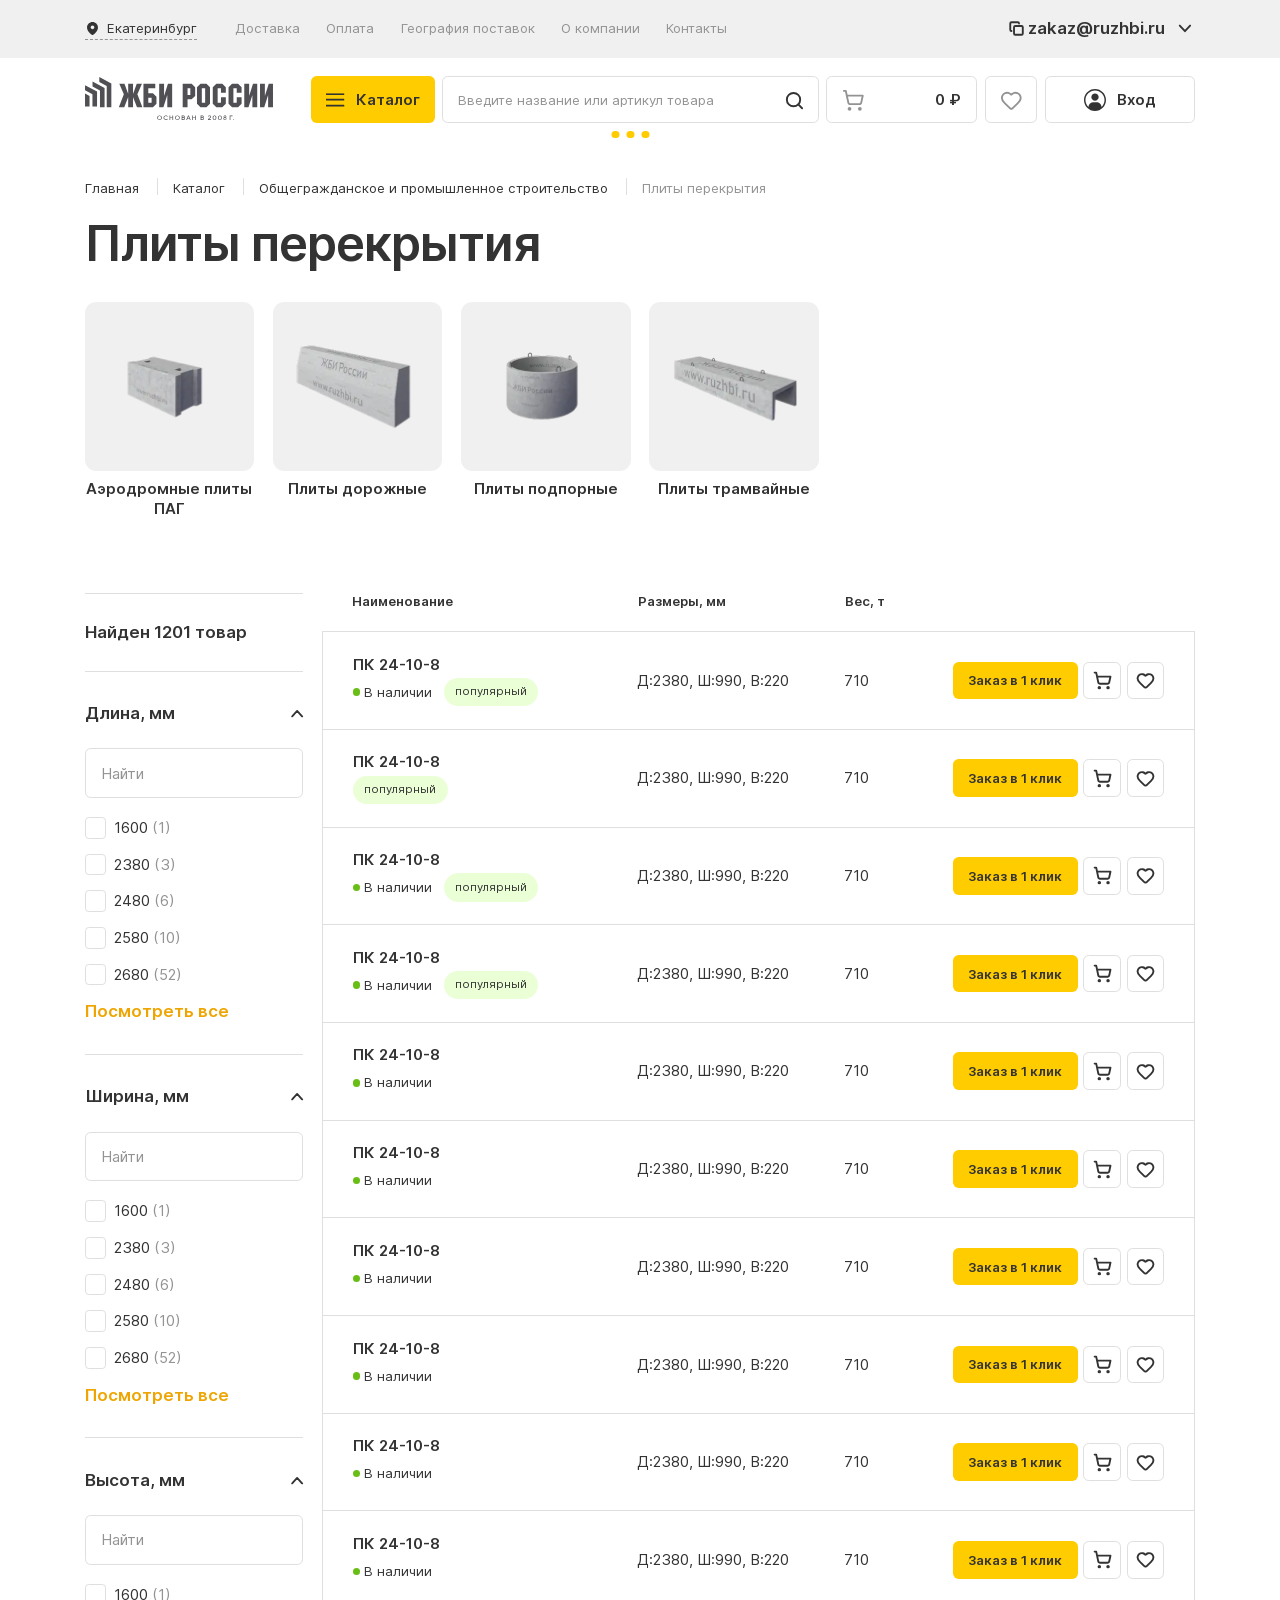
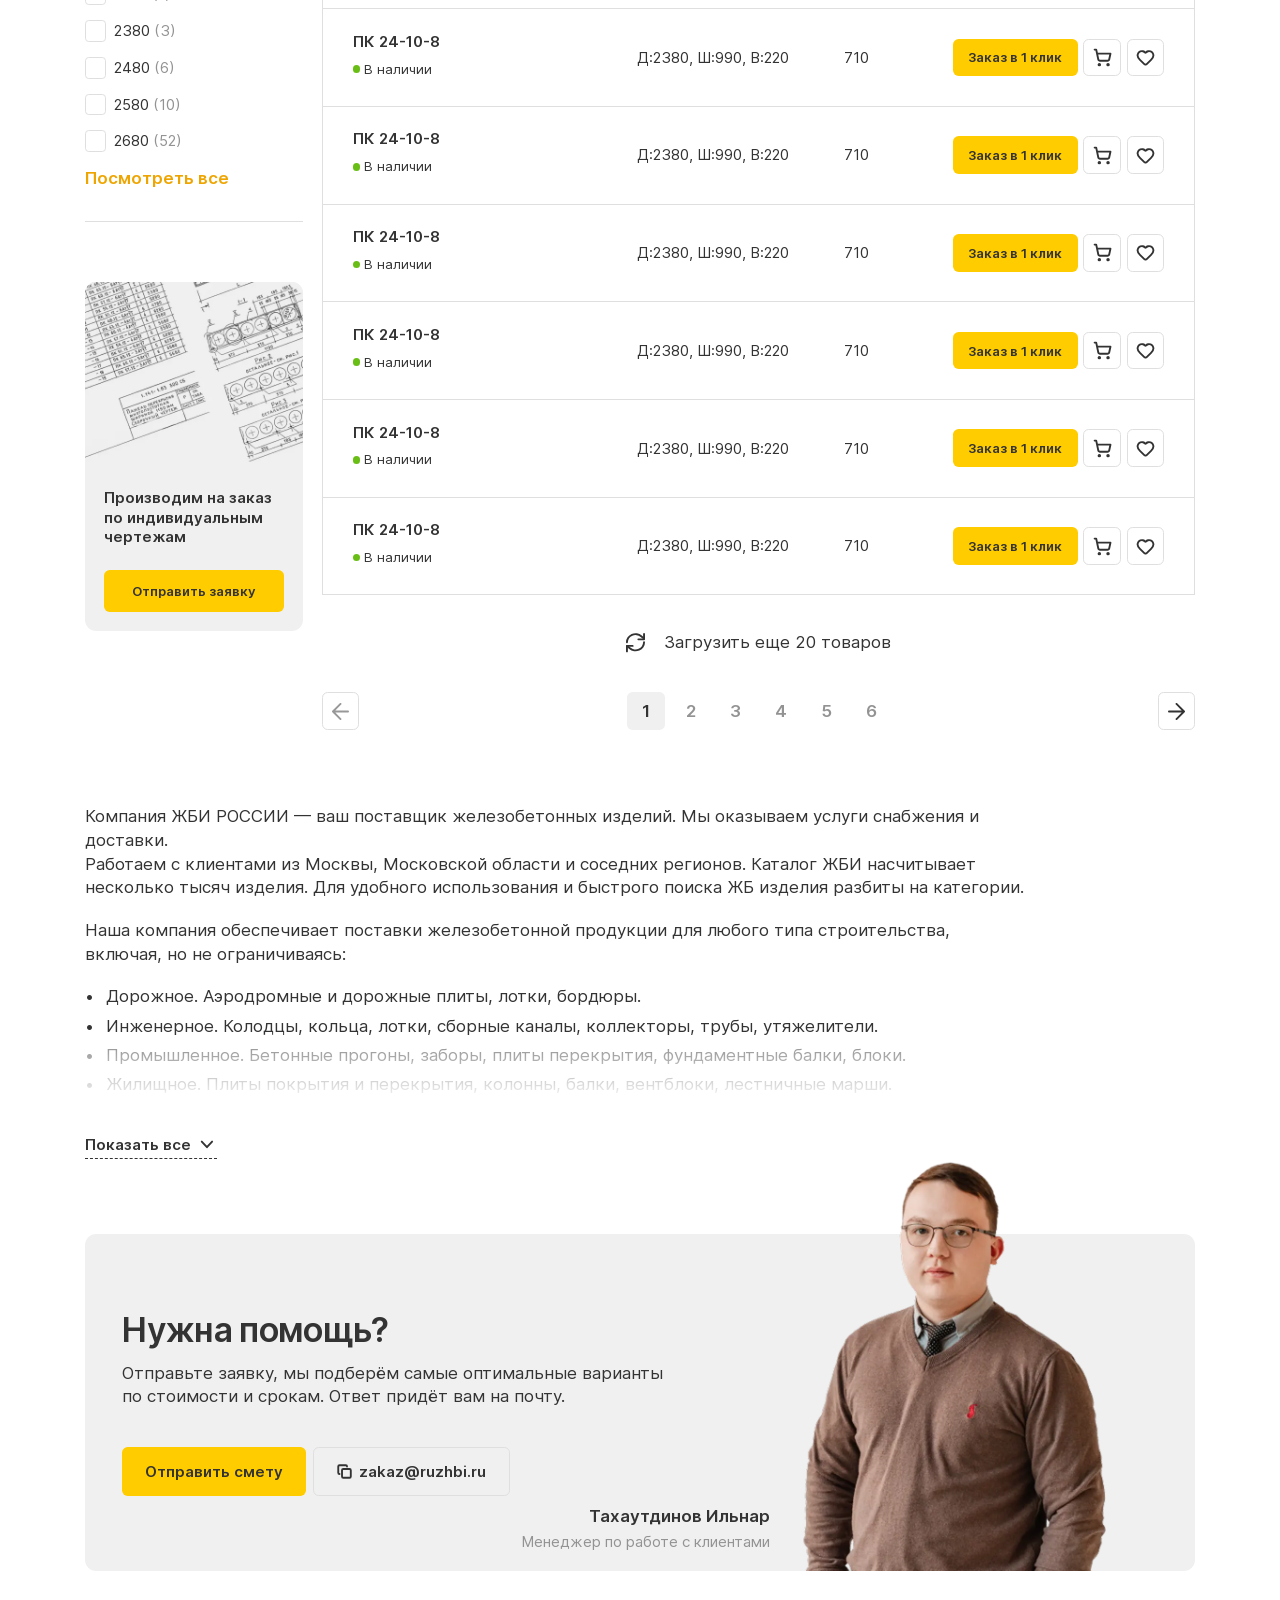
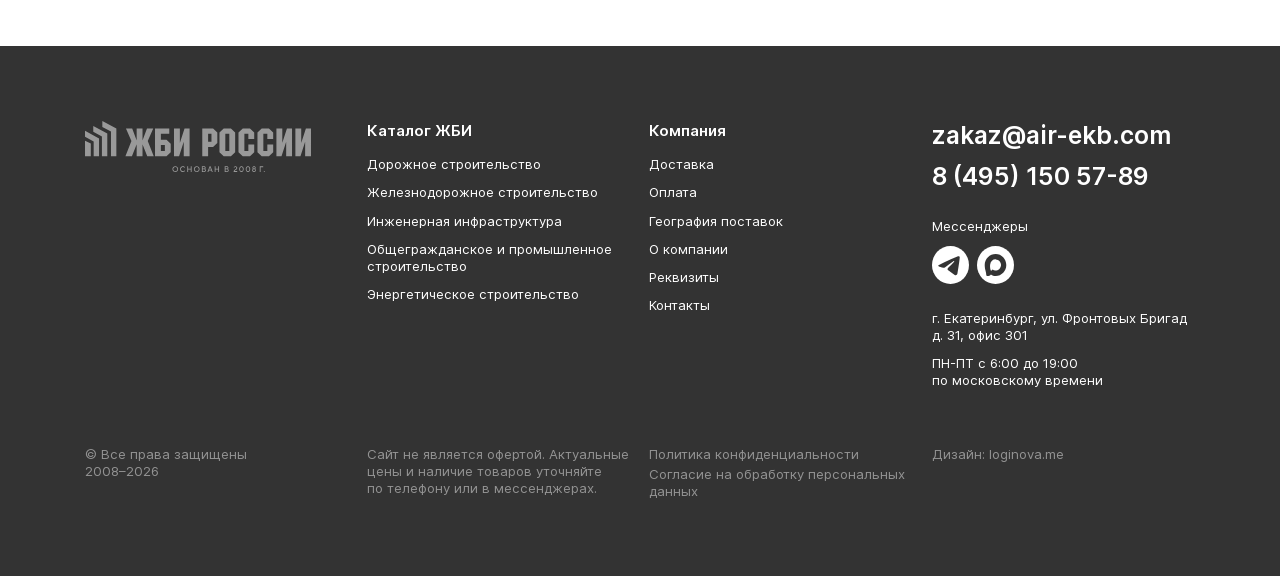
<file: catalog3.html>
<!DOCTYPE html>
<html lang="ru">

<head>
    <meta charset="UTF-8">
    <meta name="viewport" content="width=device-width, initial-scale=1.0">
    <meta name="description" content="">
    <meta name="keywords" content="">
    <meta name="color-scheme" content="light only">
    <link rel="stylesheet" href="css/swiper-bundle.min.css">
    <link rel="stylesheet" href="css/fancybox.css">
    <link rel="stylesheet" href="css/style.min.css">
    <link rel="icon" href="img/favicon.svg" type="image/svg+xml">
    <title>Каталог</title>
</head>


<body class="m-page">
    <div class="wrapper">
        <div class="header-top">
            <div class="container">
                <div class="header-top__inner _flex">
                    <a href="" class="header-logo">
                        <img src="img/logo2.svg" alt="">
                    </a>

                    <div data-modal="cityModal" class="header-city _flex">
                        <img src="img/marker3.svg" alt="">
                        <div class="text14">Екатеринбург</div>
                    </div>
                    <div class="nav">
                        <ul>
                            <li><a href="">Доставка</a></li>
                            <li><a href="">Оплата</a></li>
                            <li><a href="">География поставок</a></li>
                            <li><a href="">О компании</a></li>
                            <li><a href="">Контакты</a></li>
                        </ul>
                    </div>

                    <button class="_toggle-catalog header-top__btn m-btn m-btn-yellow">
                        <span>Каталог</span>
                        <img src="img/arrow-right.svg" alt="">
                    </button>

                    <div class="header-action">
                        <div class="header-action__top _flex">
                            <button class="copy-btn" data-copy="zakaz@ruzhbi.ru">
                                <svg xmlns="http://www.w3.org/2000/svg" width="16" height="16" viewBox="0 0 16 16" fill="none">
                                    <path d="M2.66927 10.6654C1.93594 10.6654 1.33594 10.0654 1.33594 9.33203V2.66536C1.33594 1.93203 1.93594 1.33203 2.66927 1.33203H9.33594C10.0693 1.33203 10.6693 1.93203 10.6693 2.66536M6.66927 5.33203H13.3359C14.0723 5.33203 14.6693 5.92898 14.6693 6.66536V13.332C14.6693 14.0684 14.0723 14.6654 13.3359 14.6654H6.66927C5.93289 14.6654 5.33594 14.0684 5.33594 13.332V6.66536C5.33594 5.92898 5.93289 5.33203 6.66927 5.33203Z" stroke="#333333" stroke-width="2" stroke-linecap="round" stroke-linejoin="round" />
                                </svg>
                                <span class="h5 _view1">
                            zakaz@ruzhbi.ru
                        </span>
                                <span class="h5 _view2">
                            скопировано
                        </span>
                            </button>
                            <button class="header-action__toggle">
                                <svg xmlns="http://www.w3.org/2000/svg" width="20" height="20" viewBox="0 0 20 20" fill="none">
                                    <path d="M4 7L9.5 13L15 7" stroke="#333333" stroke-width="2" stroke-linecap="round" stroke-linejoin="round" />
                                </svg>
                            </button>
                        </div>
                        <div class="header-action__bottom">
                            <div class="header-action__links">
                                <a href="" class="header-action__link">
                                    <svg xmlns="http://www.w3.org/2000/svg" width="16" height="16" viewBox="0 0 16 16" fill="none">
                                        <path d="M9.22003 11.046C9.35772 11.1092 9.51283 11.1237 9.65983 11.0869C9.80682 11.0502 9.93692 10.9645 10.0287 10.844L10.2654 10.534C10.3896 10.3684 10.5506 10.234 10.7357 10.1414C10.9209 10.0488 11.125 10.0007 11.332 10.0007H13.332C13.6857 10.0007 14.0248 10.1411 14.2748 10.3912C14.5249 10.6412 14.6654 10.9804 14.6654 11.334V13.334C14.6654 13.6876 14.5249 14.0267 14.2748 14.2768C14.0248 14.5268 13.6857 14.6673 13.332 14.6673C10.1494 14.6673 7.09719 13.403 4.84675 11.1526C2.59631 8.90216 1.33203 5.84992 1.33203 2.66732C1.33203 2.3137 1.47251 1.97456 1.72256 1.72451C1.9726 1.47446 2.31174 1.33398 2.66536 1.33398H4.66536C5.01899 1.33398 5.35812 1.47446 5.60817 1.72451C5.85822 1.97456 5.9987 2.3137 5.9987 2.66732V4.66732C5.9987 4.87431 5.9505 5.07846 5.85793 5.2636C5.76536 5.44874 5.63096 5.60979 5.46536 5.73398L5.15336 5.96798C5.03098 6.06144 4.94471 6.19437 4.90922 6.34422C4.87374 6.49406 4.89122 6.65157 4.9587 6.78998C5.86982 8.64056 7.36831 10.1372 9.22003 11.046Z" stroke="#333333" stroke-width="2" stroke-linecap="round" stroke-linejoin="round" />
                                    </svg>
                                    <span class="h7">
                                8 (495) 150 57-89
                            </span>
                                </a>
                            </div>
                            <div class="header-action__links">
                                <a href="" class="header-action__link">
                                    <svg xmlns="http://www.w3.org/2000/svg" width="16" height="16" viewBox="0 0 16 16" fill="none">
                                        <path class="_fill" d="M1.2071 7.78249C2.60989 7.00979 4.17579 6.36489 5.63889 5.71669C8.15599 4.65499 10.6831 3.61169 13.2357 2.64039C13.7323 2.47489 14.6247 2.31304 14.7122 3.04904C14.6643 4.09084 14.4672 5.12654 14.332 6.16224C13.9888 8.43984 13.5922 10.7096 13.2055 12.9797C13.0722 13.7359 12.125 14.1273 11.5189 13.6434C10.0623 12.6595 8.59449 11.6852 7.15649 10.6785C6.68544 10.1999 7.12224 9.51254 7.54294 9.17074C8.74264 7.98844 10.0149 6.98394 11.1519 5.74054C11.4586 4.99989 10.5524 5.62409 10.2535 5.81534C8.61114 6.94714 7.00894 8.14804 5.27734 9.14274C4.39284 9.62964 3.36194 9.21354 2.47784 8.94184C1.68513 8.61364 0.523522 8.28299 1.20702 7.78254L1.2071 7.78249Z" fill="#333333" />
                                    </svg>
                                    <span class="h7">
                                Telegram
                            </span>
                                </a>
                                <a href="" class="header-action__link">
                                    <svg xmlns="http://www.w3.org/2000/svg" width="16" height="16" viewBox="0 0 16 16" fill="none">
                                        <path class="_fill" d="M8.15549 15.159C6.74231 15.159 6.08558 14.9518 4.94404 14.123C4.22198 15.0554 1.93545 15.784 1.83574 14.5374C1.83574 13.6015 1.62943 12.8107 1.39562 11.9474C1.11711 10.8837 0.800781 9.69926 0.800781 7.98296C0.800781 3.88387 4.14977 0.800049 8.11767 0.800049C12.089 0.800049 15.2007 4.03581 15.2007 8.02094C15.2071 9.90527 14.4689 11.7152 13.1481 13.0534C11.8272 14.3917 10.0317 15.1489 8.15549 15.159ZM8.21394 4.34316C6.28157 4.24301 4.77556 5.58635 4.44203 7.69288C4.16696 9.4368 4.65521 11.5606 5.07126 11.6711C5.27068 11.7194 5.77269 11.312 6.08558 10.9977C6.60296 11.3567 7.20545 11.5723 7.83228 11.6228C8.79478 11.6693 9.73702 11.3346 10.4565 10.6908C11.176 10.047 11.6152 9.14541 11.6798 8.1798C11.7175 7.21218 11.3754 6.2684 10.7272 5.55153C10.079 4.83465 9.17653 4.40198 8.21394 4.34661V4.34316Z" fill="#333333" />
                                    </svg>
                                    <span class="h7">
                                Max
                            </span>
                                </a>
                            </div>
                            <div class="text12 gray-text">
                                ПН-ПТ c 6:00 до 19:00 <br>
                        по московскому времени
                            </div>
                        </div>
                    </div>

                    <button class="header-top__close _toggle-menu">
                        <img src="img/close2.svg" alt="">
                    </button>

                    <a href="" class="header-top__req">
                        <span>Отправить заявку</span>
                        <img src="img/arrow-right.svg" alt="">
                    </a>
                </div>
            </div>
        </div>

        <div class="header-bottom">
            <div class="container">
                <div class="header-bottom__inner _flex">
                    <div class="header-bottom__mob">
                        <a href="" class="header-logo">
                            <img src="img/logo2.svg" alt="">
                        </a>
                        <a href="" class="header-bottom__phone h7">
                            8 (495) 150 57-89
                        </a>
                    </div>
                    <button class="_toggle-catalog catalog-btn m-btn m-btn-yellow">
                        <span class="catalog-btn__img">
                    <img src="img/burger.svg" alt="" class="_view1">
                    <img src="img/burger2.svg" alt="" class="_view2">
                </span>
                        <span class="body-m">Каталог</span>
                    </button>
                    <div class="header-search">
                        <div class="fg">
                            <input type="text" placeholder="Введите название или артикул товара">
                        </div>
                        <img class="header-search__icon" src="img/search.svg" alt="">

                        <div class="search-block__loader loader">
                            <span></span>
                            <span></span>
                            <span></span>
                        </div>
                    </div>
                    <a href="" class="header-cart m-btn-gray-outline">
                        <svg xmlns="http://www.w3.org/2000/svg" width="24" height="24" viewBox="0 0 24 24" fill="none">
                            <path d="M2.05078 2.05078H4.05078L6.71078 14.4708C6.80836 14.9256 7.06145 15.3323 7.42649 15.6206C7.79153 15.909 8.24569 16.0611 8.71078 16.0508H18.4908C18.946 16.05 19.3873 15.8941 19.7418 15.6086C20.0964 15.3232 20.3429 14.9253 20.4408 14.4808L22.0908 7.05078H5.12078M9.00078 21.0008C9.00078 21.5531 8.55307 22.0008 8.00078 22.0008C7.4485 22.0008 7.00078 21.5531 7.00078 21.0008C7.00078 20.4485 7.4485 20.0008 8.00078 20.0008C8.55307 20.0008 9.00078 20.4485 9.00078 21.0008ZM20.0008 21.0008C20.0008 21.5531 19.5531 22.0008 19.0008 22.0008C18.4485 22.0008 18.0008 21.5531 18.0008 21.0008C18.0008 20.4485 18.4485 20.0008 19.0008 20.0008C19.5531 20.0008 20.0008 20.4485 20.0008 21.0008Z" stroke="#939393" stroke-width="2" stroke-linecap="round" stroke-linejoin="round" />
                        </svg>
                        <span class="h6">0 ₽</span>
                    </a>
                    <a href="" class="header-favourite m-btn-gray-outline">
                        <svg xmlns="http://www.w3.org/2000/svg" width="24" height="24" viewBox="0 0 24 24" fill="none">
                            <path d="M2 9.50053C2.00002 8.38773 2.33759 7.30111 2.96813 6.38419C3.59867 5.46727 4.49252 4.76319 5.53161 4.36493C6.5707 3.96667 7.70616 3.89297 8.78801 4.15357C9.86987 4.41417 10.8472 4.99681 11.591 5.82453C11.6434 5.88054 11.7067 5.9252 11.7771 5.95573C11.8474 5.98626 11.9233 6.00201 12 6.00201C12.0767 6.00201 12.1526 5.98626 12.2229 5.95573C12.2933 5.9252 12.3566 5.88054 12.409 5.82453C13.1504 4.99143 14.128 4.4039 15.2116 4.14013C16.2952 3.87636 17.4335 3.94887 18.4749 4.34801C19.5163 4.74715 20.4114 5.45398 21.0411 6.37443C21.6708 7.29488 22.0053 8.38529 22 9.50053C22 11.7905 20.5 13.5005 19 15.0005L13.508 20.3135C13.3217 20.5275 13.0919 20.6994 12.834 20.8178C12.5762 20.9362 12.296 20.9984 12.0123 21.0002C11.7285 21.002 11.4476 20.9434 11.1883 20.8283C10.9289 20.7131 10.697 20.5442 10.508 20.3325L5 15.0005C3.5 13.5005 2 11.8005 2 9.50053Z" stroke="#939393" stroke-width="2" stroke-linecap="round" stroke-linejoin="round" />
                        </svg>
                    </a>
                    <div class="header-lk">
                        <a href="" class="header-lk__show m-btn m-btn-gray-outline">
                            <img src="img/user.svg" alt="">
                            <span class="h6">Вход</span>
                        </a>
                    </div>
                </div>
            </div>
            <div class="header-catalog">
                <button class="_back-to-menu header-catalog__close">
                    <img src="img/close2.svg" alt="">
                </button>
                <button class="_back-to-menu header-catalog__back back-btn">
                    <img src="img/arrow-left.svg" alt="">
                    <span class="h5">Каталог</span>
                </button>
                <div class="container">
                    <div class="header-catalog__inner">
                        <div class="header-catalog__col">
                            <div class="header-catalog__items">
                                <div class="menu-item">
                                    <div class="menu-item__show">
                                        <span class="h5">Популярные категории</span>
                                    </div>
                                    <div class="menu-item__hidden">
                                        <button class="menu-item__back back-btn">
                                            <img src="img/arrow-left.svg" alt="">
                                            <span class="h5">Популярные категории</span>
                                        </button>
                                        <div class="menu-item__scroll">
                                            <div class="menu-group">
                                                <a href="" class="h4">
                                                    Благоустройство территорий
                                                </a>
                                                <ul class="menu-group__links">
                                                    <li><a href="">Вазоны</a></li>
                                                    <li><a href="">Комплектующие водоотвода (решётки, пескоуловители и т.д.)</a></li>
                                                    <li><a href="">Заборы и другие элементы ограждения</a></li>
                                                    <li><a href="">Скамьи</a></li>
                                                    <li><a href="">Стойки (опоры) дорожных знаков</a></li>
                                                    <li><a href="">Столбы освещения (опоры освещения)</a></li>
                                                    <li><a href="">Тетраподы</a></li>
                                                    <li><a href="">Тротуарная плитка</a></li>
                                                    <li><a href="">Урны</a></li>
                                                    <li><a href="">Фундаменты дорожных знаков</a></li>
                                                    <li><a href="">Козырьки входа</a></li>
                                                </ul>
                                            </div>
                                            <div class="menu-group">
                                                <a href="" class="h4">
                                                    Балки
                                                </a>
                                                <ul class="menu-group__links">
                                                    <li><a href="">Балки обвязочные</a></li>
                                                    <li><a href="">Балки перекрытий СБНОС</a></li>
                                                    <li><a href="">Балки подкрановых путей</a></li>
                                                    <li><a href="">Балки стропильные</a></li>
                                                    <li><a href="">Балки фундаментные</a></li>
                                                </ul>
                                            </div>
                                            <div class="menu-group">
                                                <a href="" class="h4">
                                                    Благоустройство территорий
                                                </a>
                                                <ul class="menu-group__links">
                                                    <li><a href="">Вазоны</a></li>
                                                    <li><a href="">Комплектующие водоотвода (решётки, пескоуловители и т.д.)</a></li>
                                                    <li><a href="">Заборы и другие элементы ограждения</a></li>
                                                    <li><a href="">Скамьи</a></li>
                                                    <li><a href="">Стойки (опоры) дорожных знаков</a></li>
                                                    <li><a href="">Столбы освещения (опоры освещения)</a></li>
                                                    <li><a href="">Тетраподы</a></li>
                                                    <li><a href="">Тротуарная плитка</a></li>
                                                    <li><a href="">Урны</a></li>
                                                    <li><a href="">Фундаменты дорожных знаков</a></li>
                                                    <li><a href="">Козырьки входа</a></li>
                                                </ul>
                                            </div>
                                            <div class="menu-item__more _flex">
                                                <a href="" class="menu-item__more-link text16">
                                                    Все товары
                                                </a>
                                            </div>
                                        </div>
                                    </div>
                                </div>

                                <div class="menu-item">
                                    <div class="menu-item__show">
                                        <span class="h5">Дорожное строительство</span>
                                    </div>
                                    <div class="menu-item__hidden">
                                        <button class="menu-item__back back-btn">
                                            <img src="img/arrow-left.svg" alt="">
                                            <span class="h5">Дорожное строительство</span>
                                        </button>
                                        <div class="menu-item__scroll">
                                            <div class="menu-group">
                                                <ul class="menu-group__links">
                                                    <li><a href="">Автопавильоны</a></li>
                                                    <li><a href="">Балки</a></li>
                                                    <li><a href="">Бассейны</a></li>
                                                    <li><a href="">Блоки</a></li>
                                                    <li><a href="">Гаражи</a></li>
                                                    <li><a href="">Детали резервуаров</a></li>
                                                    <li><a href="">Диафрагмы жесткости</a></li>
                                                    <li><a href="">ЖБИ для с/х</a></li>
                                                    <li><a href="">Кирпич</a></li>
                                                    <li><a href="">Колонны</a></li>
                                                    <li><a href="">Люки</a></li>
                                                    <li><a href="">Панели стеновые, цокольные, карнизные, керамзитобетонные</a></li>
                                                    <li><a href="">Перемычки</a></li>
                                                    <li><a href="">Плиты</a></li>
                                                    <li><a href="">Прогоны</a></li>
                                                    <li><a href="">Ригели</a></li>
                                                    <li><a href="">Сваи</a></li>
                                                    <li><a href="">Фундаменты</a></li>
                                                    <li><a href="">Шахты лифта</a></li>
                                                    <li><a href="">Элементы лестничных сходов</a></li>
                                                </ul>
                                            </div>
                                        </div>
                                    </div>
                                </div>

                                <div class="menu-item">
                                    <div class="menu-item__show">
                                        <span class="h5">Железнодорожное строительство</span>
                                    </div>
                                    <div class="menu-item__hidden">
                                        <button class="menu-item__back back-btn">
                                            <img src="img/arrow-left.svg" alt="">
                                            <span class="h5">Железнодорожное строительство</span>
                                        </button>
                                        <div class="menu-item__scroll">
                                            <div class="menu-group">
                                                <ul class="menu-group__links">
                                                    <li><a href="">Автопавильоны</a></li>
                                                    <li><a href="">Балки</a></li>
                                                    <li><a href="">Бассейны</a></li>
                                                    <li><a href="">Блоки</a></li>
                                                    <li><a href="">Гаражи</a></li>
                                                    <li><a href="">Детали резервуаров</a></li>
                                                    <li><a href="">Диафрагмы жесткости</a></li>
                                                    <li><a href="">ЖБИ для с/х</a></li>
                                                    <li><a href="">Кирпич</a></li>
                                                    <li><a href="">Колонны</a></li>
                                                    <li><a href="">Люки</a></li>
                                                    <li><a href="">Панели стеновые, цокольные, карнизные, керамзитобетонные</a></li>
                                                    <li><a href="">Перемычки</a></li>
                                                    <li><a href="">Плиты</a></li>
                                                    <li><a href="">Прогоны</a></li>
                                                    <li><a href="">Ригели</a></li>
                                                    <li><a href="">Сваи</a></li>
                                                    <li><a href="">Фундаменты</a></li>
                                                    <li><a href="">Шахты лифта</a></li>
                                                    <li><a href="">Элементы лестничных сходов</a></li>
                                                </ul>
                                            </div>
                                        </div>
                                    </div>
                                </div>

                                <div class="menu-item">
                                    <div class="menu-item__show">
                                        <span class="h5">Инженерная инфраструктура</span>
                                    </div>
                                    <div class="menu-item__hidden">
                                        <button class="menu-item__back back-btn">
                                            <img src="img/arrow-left.svg" alt="">
                                            <span class="h5">Инженерная инфраструктура</span>
                                        </button>
                                        <div class="menu-item__scroll">
                                            <div class="menu-group">
                                                <ul class="menu-group__links">
                                                    <li><a href="">Автопавильоны</a></li>
                                                    <li><a href="">Балки</a></li>
                                                    <li><a href="">Бассейны</a></li>
                                                    <li><a href="">Блоки</a></li>
                                                    <li><a href="">Гаражи</a></li>
                                                    <li><a href="">Детали резервуаров</a></li>
                                                    <li><a href="">Диафрагмы жесткости</a></li>
                                                    <li><a href="">ЖБИ для с/х</a></li>
                                                    <li><a href="">Кирпич</a></li>
                                                    <li><a href="">Колонны</a></li>
                                                    <li><a href="">Люки</a></li>
                                                    <li><a href="">Панели стеновые, цокольные, карнизные, керамзитобетонные</a></li>
                                                    <li><a href="">Перемычки</a></li>
                                                    <li><a href="">Плиты</a></li>
                                                    <li><a href="">Прогоны</a></li>
                                                    <li><a href="">Ригели</a></li>
                                                    <li><a href="">Сваи</a></li>
                                                    <li><a href="">Фундаменты</a></li>
                                                    <li><a href="">Шахты лифта</a></li>
                                                    <li><a href="">Элементы лестничных сходов</a></li>
                                                </ul>
                                            </div>
                                        </div>
                                    </div>
                                </div>

                                <div class="menu-item">
                                    <div class="menu-item__show">
                                        <span class="h5">Общегражданское и промышленное строительство</span>
                                    </div>
                                    <div class="menu-item__hidden">
                                        <button class="menu-item__back back-btn">
                                            <img src="img/arrow-left.svg" alt="">
                                            <span class="h5">Общегражданское и промышленное строительство</span>
                                        </button>
                                        <div class="menu-item__scroll">
                                            <div class="menu-group">
                                                <ul class="menu-group__links">
                                                    <li><a href="">Автопавильоны</a></li>
                                                    <li><a href="">Балки</a></li>
                                                    <li><a href="">Бассейны</a></li>
                                                    <li><a href="">Блоки</a></li>
                                                    <li><a href="">Гаражи</a></li>
                                                    <li><a href="">Детали резервуаров</a></li>
                                                    <li><a href="">Диафрагмы жесткости</a></li>
                                                    <li><a href="">ЖБИ для с/х</a></li>
                                                    <li><a href="">Кирпич</a></li>
                                                    <li><a href="">Колонны</a></li>
                                                    <li><a href="">Люки</a></li>
                                                    <li><a href="">Панели стеновые, цокольные, карнизные, керамзитобетонные</a></li>
                                                    <li><a href="">Перемычки</a></li>
                                                    <li><a href="">Плиты</a></li>
                                                    <li><a href="">Прогоны</a></li>
                                                    <li><a href="">Ригели</a></li>
                                                    <li><a href="">Сваи</a></li>
                                                    <li><a href="">Фундаменты</a></li>
                                                    <li><a href="">Шахты лифта</a></li>
                                                    <li><a href="">Элементы лестничных сходов</a></li>
                                                </ul>
                                            </div>
                                        </div>
                                    </div>
                                </div>

                                <div class="menu-item">
                                    <div class="menu-item__show">
                                        <span class="h5">Энергетическое строительство</span>
                                    </div>
                                    <div class="menu-item__hidden">
                                        <button class="menu-item__back back-btn">
                                            <img src="img/arrow-left.svg" alt="">
                                            <span class="h5">Энергетическое строительство</span>
                                        </button>
                                        <div class="menu-item__scroll">
                                            <div class="menu-group">
                                                <ul class="menu-group__links">
                                                    <li><a href="">Автопавильоны</a></li>
                                                    <li><a href="">Балки</a></li>
                                                    <li><a href="">Бассейны</a></li>
                                                    <li><a href="">Блоки</a></li>
                                                    <li><a href="">Гаражи</a></li>
                                                    <li><a href="">Детали резервуаров</a></li>
                                                    <li><a href="">Диафрагмы жесткости</a></li>
                                                    <li><a href="">ЖБИ для с/х</a></li>
                                                    <li><a href="">Кирпич</a></li>
                                                    <li><a href="">Колонны</a></li>
                                                    <li><a href="">Люки</a></li>
                                                    <li><a href="">Панели стеновые, цокольные, карнизные, керамзитобетонные</a></li>
                                                    <li><a href="">Перемычки</a></li>
                                                    <li><a href="">Плиты</a></li>
                                                    <li><a href="">Прогоны</a></li>
                                                    <li><a href="">Ригели</a></li>
                                                    <li><a href="">Сваи</a></li>
                                                    <li><a href="">Фундаменты</a></li>
                                                    <li><a href="">Шахты лифта</a></li>
                                                    <li><a href="">Элементы лестничных сходов</a></li>
                                                </ul>
                                            </div>
                                        </div>
                                    </div>
                                </div>

                            </div>
                        </div>
                        <div class="header-catalog__col2"></div>
                    </div>
                </div>
            </div>
        </div>




        <main class="content">

            <div class='catalog-main m-section'>
                <div class="container">
                    <div class='breadcrumbs'>
                        <button class="breadcrumbs__btn">
                            <img src="img/dots.svg" alt="">
                        </button>
                        <div class='breadcrumbs__inner'>
                            <a href="" class="breadcrumbs__item"><span>Главная</span></a>
                            <a href="" class="breadcrumbs__item"><span>Каталог</span></a>
                            <a href="" class="breadcrumbs__item"><span>Общегражданское и промышленное строительство</span></a>
                            <div class="breadcrumbs__item"><span>Плиты перекрытия</span></div>
                        </div>
                    </div>

                    <div class="h1">
                        Плиты перекрытия
                    </div>
                    <div class="_mt32 _mt28-mob grid8 grid-laptop6 grid-tablet4 grid-mob2">
                        <a href="" class="product-card">
                            <div class="product-card__img">
                                <img src="img/product-img.webp" alt="">
                            </div>
                            <div class="text16 semi-bold-text">
                                Аэродромные плиты ПАГ
                            </div>
                        </a>

                        <a href="" class="product-card">
                            <div class="product-card__img">
                                <img src="img/product-img2.webp" alt="">
                            </div>
                            <div class="text16 semi-bold-text">
                                Плиты дорожные
                            </div>
                        </a>

                        <a href="" class="product-card">
                            <div class="product-card__img">
                                <img src="img/product-img3.webp" alt="">
                            </div>
                            <div class="text16 semi-bold-text">
                                Плиты подпорные
                            </div>
                        </a>

                        <a href="" class="product-card">
                            <div class="product-card__img">
                                <img src="img/product-img4.webp" alt="">
                            </div>
                            <div class="text16 semi-bold-text">
                                Плиты трамвайные
                            </div>
                        </a>

                    </div>
                </div>
            </div>

            <div class="catalog-content m-section">
                <div class="container">
                    <div class="catalog-content__inner">
                        <div class="catalog-content__col">
                            <div class="catalog-mob">
                                <button class="_toggle-filter catalog-mob__btn m-btn m-btn-black">
                                    <img src="img/filter.svg" alt="">
                                    <span>Фильтры</span>
                                </button>
                                <div class="text15 semi-bold-text">
                                    Найден 125 701 товар
                                </div>
                            </div>

                            <div class="filter">
                                <div class="filter__top">
                                    <div class="filter__title h5">Найден 1201 товар</div>
                                </div>
                                <div class="filter__mob">
                                    <div class="filter__mob1 filter__mob-top">
                                        <div class="filter__mob-title h5">Фильтры</div>
                                        <button class="filter__mob-close">
                                            <svg width="16" height="16" viewBox="0 0 16 16" fill="none" xmlns="http://www.w3.org/2000/svg">
                                                <path d="M15 1L1 15" stroke="#333333" stroke-width="2" stroke-linecap="round" stroke-linejoin="round" />
                                                <path d="M1 1L15 15" stroke="#333333" stroke-width="2" stroke-linecap="round" stroke-linejoin="round" />
                                            </svg>
                                        </button>
                                    </div>
                                    <div class="filter__mob2 filter__mob-top">
                                        <button class="_toggle-filter filter__mob-back">
                                            <svg width="14" height="14" viewBox="0 0 14 14" fill="none" xmlns="http://www.w3.org/2000/svg">
                                                <path d="M9 1L2 7L9 13" stroke="#333333" stroke-width="2" stroke-linecap="round" stroke-linejoin="round" />
                                            </svg>
                                        </button>
                                        <div class="filter__mob-title"></div>
                                        <button class="_toggle-filter filter__mob-close">
                                            <svg width="16" height="16" viewBox="0 0 16 16" fill="none" xmlns="http://www.w3.org/2000/svg">
                                                <path d="M15 1L1 15" stroke="#333333" stroke-width="2" stroke-linecap="round" stroke-linejoin="round" />
                                                <path d="M1 1L15 15" stroke="#333333" stroke-width="2" stroke-linecap="round" stroke-linejoin="round" />
                                            </svg>
                                        </button>
                                    </div>
                                </div>
                                <div class="filter__bottom">
                                    <div class="filter__scroll">
                                        <div class="filter__group _toggle-more-parent">
                                            <div class="filter__show filter__show--active">
                                                <div class="filter__subtitle h5">Длина, мм</div>
                                                <button class="filter__toggle">
                                                    <svg width="13" height="8" viewBox="0 0 13 8" fill="none" xmlns="http://www.w3.org/2000/svg">
                                                        <path d="M1 1L6.5 7L12 1" stroke="#333" stroke-width="2" stroke-linecap="round" stroke-linejoin="round" />
                                                    </svg>
                                                </button>
                                            </div>
                                            <div class="filter__hidden filter__hidden--active">
                                                <div class="filter__search fg">
                                                    <input type="text" placeholder="Найти">
                                                </div>
                                                <div class="filter__checks-wrap">
                                                    <div class="filter__checks">
                                                        <div class="m-check">
                                                            <input type='checkbox' />
                                                            <label>
                                                                <span class="text16">
                1600 <span class="gray-text">(1)</span>
                                                                </span>
                                                            </label>
                                                        </div>
                                                        <div class="m-check">
                                                            <input type='checkbox' />
                                                            <label>
                                                                <span class="text16">
                2380 <span class="gray-text">(3)</span>
                                                                </span>
                                                            </label>
                                                        </div>
                                                        <div class="m-check">
                                                            <input type='checkbox' />
                                                            <label>
                                                                <span class="text16">
                2480 <span class="gray-text">(6)</span>
                                                                </span>
                                                            </label>
                                                        </div>
                                                        <div class="m-check">
                                                            <input type='checkbox' />
                                                            <label>
                                                                <span class="text16">
                2580 <span class="gray-text">(10)</span>
                                                                </span>
                                                            </label>
                                                        </div>
                                                        <div class="m-check">
                                                            <input type='checkbox' />
                                                            <label>
                                                                <span class="text16">
                2680 <span class="gray-text">(52)</span>
                                                                </span>
                                                            </label>
                                                        </div>
                                                        <div class="m-check">
                                                            <input type='checkbox' />
                                                            <label>
                                                                <span class="text16">
                2780 <span class="gray-text">(80)</span>
                                                                </span>
                                                            </label>
                                                        </div>
                                                        <div class="m-check">
                                                            <input type='checkbox' />
                                                            <label>
                                                                <span class="text16">
                2880 <span class="gray-text">(10)</span>
                                                                </span>
                                                            </label>
                                                        </div>
                                                        <div class="m-check">
                                                            <input type='checkbox' />
                                                            <label>
                                                                <span class="text16">
                2980 <span class="gray-text">(545)</span>
                                                                </span>
                                                            </label>
                                                        </div>
                                                        <div class="m-check">
                                                            <input type='checkbox' />
                                                            <label>
                                                                <span class="text16">
                1600 <span class="gray-text">(1)</span>
                                                                </span>
                                                            </label>
                                                        </div>
                                                        <div class="m-check">
                                                            <input type='checkbox' />
                                                            <label>
                                                                <span class="text16">
                2380 <span class="gray-text">(3)</span>
                                                                </span>
                                                            </label>
                                                        </div>
                                                        <div class="m-check">
                                                            <input type='checkbox' />
                                                            <label>
                                                                <span class="text16">
                2480 <span class="gray-text">(6)</span>
                                                                </span>
                                                            </label>
                                                        </div>
                                                        <div class="m-check">
                                                            <input type='checkbox' />
                                                            <label>
                                                                <span class="text16">
                2580 <span class="gray-text">(10)</span>
                                                                </span>
                                                            </label>
                                                        </div>
                                                        <div class="m-check">
                                                            <input type='checkbox' />
                                                            <label>
                                                                <span class="text16">
                2680 <span class="gray-text">(52)</span>
                                                                </span>
                                                            </label>
                                                        </div>
                                                        <div class="m-check">
                                                            <input type='checkbox' />
                                                            <label>
                                                                <span class="text16">
                2780 <span class="gray-text">(80)</span>
                                                                </span>
                                                            </label>
                                                        </div>
                                                        <div class="m-check">
                                                            <input type='checkbox' />
                                                            <label>
                                                                <span class="text16">
                2880 <span class="gray-text">(10)</span>
                                                                </span>
                                                            </label>
                                                        </div>
                                                        <div class="m-check">
                                                            <input type='checkbox' />
                                                            <label>
                                                                <span class="text16">
                2980 <span class="gray-text">(545)</span>
                                                                </span>
                                                            </label>
                                                        </div>
                                                        <div class="m-check">
                                                            <input type='checkbox' />
                                                            <label>
                                                                <span class="text16">
                1600 <span class="gray-text">(1)</span>
                                                                </span>
                                                            </label>
                                                        </div>
                                                        <div class="m-check">
                                                            <input type='checkbox' />
                                                            <label>
                                                                <span class="text16">
                2380 <span class="gray-text">(3)</span>
                                                                </span>
                                                            </label>
                                                        </div>
                                                        <div class="m-check">
                                                            <input type='checkbox' />
                                                            <label>
                                                                <span class="text16">
                2480 <span class="gray-text">(6)</span>
                                                                </span>
                                                            </label>
                                                        </div>
                                                        <div class="m-check">
                                                            <input type='checkbox' />
                                                            <label>
                                                                <span class="text16">
                2580 <span class="gray-text">(10)</span>
                                                                </span>
                                                            </label>
                                                        </div>
                                                        <div class="m-check">
                                                            <input type='checkbox' />
                                                            <label>
                                                                <span class="text16">
                2680 <span class="gray-text">(52)</span>
                                                                </span>
                                                            </label>
                                                        </div>
                                                        <div class="m-check">
                                                            <input type='checkbox' />
                                                            <label>
                                                                <span class="text16">
                2780 <span class="gray-text">(80)</span>
                                                                </span>
                                                            </label>
                                                        </div>
                                                        <div class="m-check">
                                                            <input type='checkbox' />
                                                            <label>
                                                                <span class="text16">
                2880 <span class="gray-text">(10)</span>
                                                                </span>
                                                            </label>
                                                        </div>
                                                        <div class="m-check">
                                                            <input type='checkbox' />
                                                            <label>
                                                                <span class="text16">
                2980 <span class="gray-text">(545)</span>
                                                                </span>
                                                            </label>
                                                        </div>
                                                        <div class="m-check">
                                                            <input type='checkbox' />
                                                            <label>
                                                                <span class="text16">
                1600 <span class="gray-text">(1)</span>
                                                                </span>
                                                            </label>
                                                        </div>
                                                        <div class="m-check">
                                                            <input type='checkbox' />
                                                            <label>
                                                                <span class="text16">
                2380 <span class="gray-text">(3)</span>
                                                                </span>
                                                            </label>
                                                        </div>
                                                        <div class="m-check">
                                                            <input type='checkbox' />
                                                            <label>
                                                                <span class="text16">
                2480 <span class="gray-text">(6)</span>
                                                                </span>
                                                            </label>
                                                        </div>
                                                        <div class="m-check">
                                                            <input type='checkbox' />
                                                            <label>
                                                                <span class="text16">
                2580 <span class="gray-text">(10)</span>
                                                                </span>
                                                            </label>
                                                        </div>
                                                        <div class="m-check">
                                                            <input type='checkbox' />
                                                            <label>
                                                                <span class="text16">
                2680 <span class="gray-text">(52)</span>
                                                                </span>
                                                            </label>
                                                        </div>
                                                        <div class="m-check">
                                                            <input type='checkbox' />
                                                            <label>
                                                                <span class="text16">
                2780 <span class="gray-text">(80)</span>
                                                                </span>
                                                            </label>
                                                        </div>
                                                        <div class="m-check">
                                                            <input type='checkbox' />
                                                            <label>
                                                                <span class="text16">
                2880 <span class="gray-text">(10)</span>
                                                                </span>
                                                            </label>
                                                        </div>
                                                        <div class="m-check">
                                                            <input type='checkbox' />
                                                            <label>
                                                                <span class="text16">
                2980 <span class="gray-text">(545)</span>
                                                                </span>
                                                            </label>
                                                        </div>
                                                    </div>

                                                </div>
                                                <button class="filter__more _toggle-more">
                                                    <span class="h5 _view1">Посмотреть все</span>
                                                    <span class="h5 _view2">Свернуть</span>
                                                </button>
                                            </div>
                                        </div>

                                        <div class="filter__group _toggle-more-parent">
                                            <div class="filter__show filter__show--active">
                                                <div class="filter__subtitle h5">Ширина, мм</div>
                                                <button class="filter__toggle">
                                                    <svg width="13" height="8" viewBox="0 0 13 8" fill="none" xmlns="http://www.w3.org/2000/svg">
                                                        <path d="M1 1L6.5 7L12 1" stroke="#333" stroke-width="2" stroke-linecap="round" stroke-linejoin="round" />
                                                    </svg>
                                                </button>
                                            </div>
                                            <div class="filter__hidden filter__hidden--active">
                                                <div class="filter__search fg">
                                                    <input type="text" placeholder="Найти">
                                                </div>
                                                <div class="filter__checks-wrap">
                                                    <div class="filter__checks">
                                                        <div class="m-check">
                                                            <input type='checkbox' />
                                                            <label>
                                                                <span class="text16">
                1600 <span class="gray-text">(1)</span>
                                                                </span>
                                                            </label>
                                                        </div>
                                                        <div class="m-check">
                                                            <input type='checkbox' />
                                                            <label>
                                                                <span class="text16">
                2380 <span class="gray-text">(3)</span>
                                                                </span>
                                                            </label>
                                                        </div>
                                                        <div class="m-check">
                                                            <input type='checkbox' />
                                                            <label>
                                                                <span class="text16">
                2480 <span class="gray-text">(6)</span>
                                                                </span>
                                                            </label>
                                                        </div>
                                                        <div class="m-check">
                                                            <input type='checkbox' />
                                                            <label>
                                                                <span class="text16">
                2580 <span class="gray-text">(10)</span>
                                                                </span>
                                                            </label>
                                                        </div>
                                                        <div class="m-check">
                                                            <input type='checkbox' />
                                                            <label>
                                                                <span class="text16">
                2680 <span class="gray-text">(52)</span>
                                                                </span>
                                                            </label>
                                                        </div>
                                                        <div class="m-check">
                                                            <input type='checkbox' />
                                                            <label>
                                                                <span class="text16">
                2780 <span class="gray-text">(80)</span>
                                                                </span>
                                                            </label>
                                                        </div>
                                                        <div class="m-check">
                                                            <input type='checkbox' />
                                                            <label>
                                                                <span class="text16">
                2880 <span class="gray-text">(10)</span>
                                                                </span>
                                                            </label>
                                                        </div>
                                                        <div class="m-check">
                                                            <input type='checkbox' />
                                                            <label>
                                                                <span class="text16">
                2980 <span class="gray-text">(545)</span>
                                                                </span>
                                                            </label>
                                                        </div>
                                                        <div class="m-check">
                                                            <input type='checkbox' />
                                                            <label>
                                                                <span class="text16">
                1600 <span class="gray-text">(1)</span>
                                                                </span>
                                                            </label>
                                                        </div>
                                                        <div class="m-check">
                                                            <input type='checkbox' />
                                                            <label>
                                                                <span class="text16">
                2380 <span class="gray-text">(3)</span>
                                                                </span>
                                                            </label>
                                                        </div>
                                                        <div class="m-check">
                                                            <input type='checkbox' />
                                                            <label>
                                                                <span class="text16">
                2480 <span class="gray-text">(6)</span>
                                                                </span>
                                                            </label>
                                                        </div>
                                                        <div class="m-check">
                                                            <input type='checkbox' />
                                                            <label>
                                                                <span class="text16">
                2580 <span class="gray-text">(10)</span>
                                                                </span>
                                                            </label>
                                                        </div>
                                                        <div class="m-check">
                                                            <input type='checkbox' />
                                                            <label>
                                                                <span class="text16">
                2680 <span class="gray-text">(52)</span>
                                                                </span>
                                                            </label>
                                                        </div>
                                                        <div class="m-check">
                                                            <input type='checkbox' />
                                                            <label>
                                                                <span class="text16">
                2780 <span class="gray-text">(80)</span>
                                                                </span>
                                                            </label>
                                                        </div>
                                                        <div class="m-check">
                                                            <input type='checkbox' />
                                                            <label>
                                                                <span class="text16">
                2880 <span class="gray-text">(10)</span>
                                                                </span>
                                                            </label>
                                                        </div>
                                                        <div class="m-check">
                                                            <input type='checkbox' />
                                                            <label>
                                                                <span class="text16">
                2980 <span class="gray-text">(545)</span>
                                                                </span>
                                                            </label>
                                                        </div>
                                                        <div class="m-check">
                                                            <input type='checkbox' />
                                                            <label>
                                                                <span class="text16">
                1600 <span class="gray-text">(1)</span>
                                                                </span>
                                                            </label>
                                                        </div>
                                                        <div class="m-check">
                                                            <input type='checkbox' />
                                                            <label>
                                                                <span class="text16">
                2380 <span class="gray-text">(3)</span>
                                                                </span>
                                                            </label>
                                                        </div>
                                                        <div class="m-check">
                                                            <input type='checkbox' />
                                                            <label>
                                                                <span class="text16">
                2480 <span class="gray-text">(6)</span>
                                                                </span>
                                                            </label>
                                                        </div>
                                                        <div class="m-check">
                                                            <input type='checkbox' />
                                                            <label>
                                                                <span class="text16">
                2580 <span class="gray-text">(10)</span>
                                                                </span>
                                                            </label>
                                                        </div>
                                                        <div class="m-check">
                                                            <input type='checkbox' />
                                                            <label>
                                                                <span class="text16">
                2680 <span class="gray-text">(52)</span>
                                                                </span>
                                                            </label>
                                                        </div>
                                                        <div class="m-check">
                                                            <input type='checkbox' />
                                                            <label>
                                                                <span class="text16">
                2780 <span class="gray-text">(80)</span>
                                                                </span>
                                                            </label>
                                                        </div>
                                                        <div class="m-check">
                                                            <input type='checkbox' />
                                                            <label>
                                                                <span class="text16">
                2880 <span class="gray-text">(10)</span>
                                                                </span>
                                                            </label>
                                                        </div>
                                                        <div class="m-check">
                                                            <input type='checkbox' />
                                                            <label>
                                                                <span class="text16">
                2980 <span class="gray-text">(545)</span>
                                                                </span>
                                                            </label>
                                                        </div>
                                                        <div class="m-check">
                                                            <input type='checkbox' />
                                                            <label>
                                                                <span class="text16">
                1600 <span class="gray-text">(1)</span>
                                                                </span>
                                                            </label>
                                                        </div>
                                                        <div class="m-check">
                                                            <input type='checkbox' />
                                                            <label>
                                                                <span class="text16">
                2380 <span class="gray-text">(3)</span>
                                                                </span>
                                                            </label>
                                                        </div>
                                                        <div class="m-check">
                                                            <input type='checkbox' />
                                                            <label>
                                                                <span class="text16">
                2480 <span class="gray-text">(6)</span>
                                                                </span>
                                                            </label>
                                                        </div>
                                                        <div class="m-check">
                                                            <input type='checkbox' />
                                                            <label>
                                                                <span class="text16">
                2580 <span class="gray-text">(10)</span>
                                                                </span>
                                                            </label>
                                                        </div>
                                                        <div class="m-check">
                                                            <input type='checkbox' />
                                                            <label>
                                                                <span class="text16">
                2680 <span class="gray-text">(52)</span>
                                                                </span>
                                                            </label>
                                                        </div>
                                                        <div class="m-check">
                                                            <input type='checkbox' />
                                                            <label>
                                                                <span class="text16">
                2780 <span class="gray-text">(80)</span>
                                                                </span>
                                                            </label>
                                                        </div>
                                                        <div class="m-check">
                                                            <input type='checkbox' />
                                                            <label>
                                                                <span class="text16">
                2880 <span class="gray-text">(10)</span>
                                                                </span>
                                                            </label>
                                                        </div>
                                                        <div class="m-check">
                                                            <input type='checkbox' />
                                                            <label>
                                                                <span class="text16">
                2980 <span class="gray-text">(545)</span>
                                                                </span>
                                                            </label>
                                                        </div>
                                                    </div>

                                                </div>
                                                <button class="filter__more _toggle-more">
                                                    <span class="h5 _view1">Посмотреть все</span>
                                                    <span class="h5 _view2">Свернуть</span>
                                                </button>
                                            </div>
                                        </div>

                                        <div class="filter__group _toggle-more-parent">
                                            <div class="filter__show filter__show--active">
                                                <div class="filter__subtitle h5">Высота, мм</div>
                                                <button class="filter__toggle">
                                                    <svg width="13" height="8" viewBox="0 0 13 8" fill="none" xmlns="http://www.w3.org/2000/svg">
                                                        <path d="M1 1L6.5 7L12 1" stroke="#333" stroke-width="2" stroke-linecap="round" stroke-linejoin="round" />
                                                    </svg>
                                                </button>
                                            </div>
                                            <div class="filter__hidden filter__hidden--active">
                                                <div class="filter__search fg">
                                                    <input type="text" placeholder="Найти">
                                                </div>
                                                <div class="filter__checks-wrap">
                                                    <div class="filter__checks">
                                                        <div class="m-check">
                                                            <input type='checkbox' />
                                                            <label>
                                                                <span class="text16">
                1600 <span class="gray-text">(1)</span>
                                                                </span>
                                                            </label>
                                                        </div>
                                                        <div class="m-check">
                                                            <input type='checkbox' />
                                                            <label>
                                                                <span class="text16">
                2380 <span class="gray-text">(3)</span>
                                                                </span>
                                                            </label>
                                                        </div>
                                                        <div class="m-check">
                                                            <input type='checkbox' />
                                                            <label>
                                                                <span class="text16">
                2480 <span class="gray-text">(6)</span>
                                                                </span>
                                                            </label>
                                                        </div>
                                                        <div class="m-check">
                                                            <input type='checkbox' />
                                                            <label>
                                                                <span class="text16">
                2580 <span class="gray-text">(10)</span>
                                                                </span>
                                                            </label>
                                                        </div>
                                                        <div class="m-check">
                                                            <input type='checkbox' />
                                                            <label>
                                                                <span class="text16">
                2680 <span class="gray-text">(52)</span>
                                                                </span>
                                                            </label>
                                                        </div>
                                                        <div class="m-check">
                                                            <input type='checkbox' />
                                                            <label>
                                                                <span class="text16">
                2780 <span class="gray-text">(80)</span>
                                                                </span>
                                                            </label>
                                                        </div>
                                                        <div class="m-check">
                                                            <input type='checkbox' />
                                                            <label>
                                                                <span class="text16">
                2880 <span class="gray-text">(10)</span>
                                                                </span>
                                                            </label>
                                                        </div>
                                                        <div class="m-check">
                                                            <input type='checkbox' />
                                                            <label>
                                                                <span class="text16">
                2980 <span class="gray-text">(545)</span>
                                                                </span>
                                                            </label>
                                                        </div>
                                                        <div class="m-check">
                                                            <input type='checkbox' />
                                                            <label>
                                                                <span class="text16">
                1600 <span class="gray-text">(1)</span>
                                                                </span>
                                                            </label>
                                                        </div>
                                                        <div class="m-check">
                                                            <input type='checkbox' />
                                                            <label>
                                                                <span class="text16">
                2380 <span class="gray-text">(3)</span>
                                                                </span>
                                                            </label>
                                                        </div>
                                                        <div class="m-check">
                                                            <input type='checkbox' />
                                                            <label>
                                                                <span class="text16">
                2480 <span class="gray-text">(6)</span>
                                                                </span>
                                                            </label>
                                                        </div>
                                                        <div class="m-check">
                                                            <input type='checkbox' />
                                                            <label>
                                                                <span class="text16">
                2580 <span class="gray-text">(10)</span>
                                                                </span>
                                                            </label>
                                                        </div>
                                                        <div class="m-check">
                                                            <input type='checkbox' />
                                                            <label>
                                                                <span class="text16">
                2680 <span class="gray-text">(52)</span>
                                                                </span>
                                                            </label>
                                                        </div>
                                                        <div class="m-check">
                                                            <input type='checkbox' />
                                                            <label>
                                                                <span class="text16">
                2780 <span class="gray-text">(80)</span>
                                                                </span>
                                                            </label>
                                                        </div>
                                                        <div class="m-check">
                                                            <input type='checkbox' />
                                                            <label>
                                                                <span class="text16">
                2880 <span class="gray-text">(10)</span>
                                                                </span>
                                                            </label>
                                                        </div>
                                                        <div class="m-check">
                                                            <input type='checkbox' />
                                                            <label>
                                                                <span class="text16">
                2980 <span class="gray-text">(545)</span>
                                                                </span>
                                                            </label>
                                                        </div>
                                                        <div class="m-check">
                                                            <input type='checkbox' />
                                                            <label>
                                                                <span class="text16">
                1600 <span class="gray-text">(1)</span>
                                                                </span>
                                                            </label>
                                                        </div>
                                                        <div class="m-check">
                                                            <input type='checkbox' />
                                                            <label>
                                                                <span class="text16">
                2380 <span class="gray-text">(3)</span>
                                                                </span>
                                                            </label>
                                                        </div>
                                                        <div class="m-check">
                                                            <input type='checkbox' />
                                                            <label>
                                                                <span class="text16">
                2480 <span class="gray-text">(6)</span>
                                                                </span>
                                                            </label>
                                                        </div>
                                                        <div class="m-check">
                                                            <input type='checkbox' />
                                                            <label>
                                                                <span class="text16">
                2580 <span class="gray-text">(10)</span>
                                                                </span>
                                                            </label>
                                                        </div>
                                                        <div class="m-check">
                                                            <input type='checkbox' />
                                                            <label>
                                                                <span class="text16">
                2680 <span class="gray-text">(52)</span>
                                                                </span>
                                                            </label>
                                                        </div>
                                                        <div class="m-check">
                                                            <input type='checkbox' />
                                                            <label>
                                                                <span class="text16">
                2780 <span class="gray-text">(80)</span>
                                                                </span>
                                                            </label>
                                                        </div>
                                                        <div class="m-check">
                                                            <input type='checkbox' />
                                                            <label>
                                                                <span class="text16">
                2880 <span class="gray-text">(10)</span>
                                                                </span>
                                                            </label>
                                                        </div>
                                                        <div class="m-check">
                                                            <input type='checkbox' />
                                                            <label>
                                                                <span class="text16">
                2980 <span class="gray-text">(545)</span>
                                                                </span>
                                                            </label>
                                                        </div>
                                                        <div class="m-check">
                                                            <input type='checkbox' />
                                                            <label>
                                                                <span class="text16">
                1600 <span class="gray-text">(1)</span>
                                                                </span>
                                                            </label>
                                                        </div>
                                                        <div class="m-check">
                                                            <input type='checkbox' />
                                                            <label>
                                                                <span class="text16">
                2380 <span class="gray-text">(3)</span>
                                                                </span>
                                                            </label>
                                                        </div>
                                                        <div class="m-check">
                                                            <input type='checkbox' />
                                                            <label>
                                                                <span class="text16">
                2480 <span class="gray-text">(6)</span>
                                                                </span>
                                                            </label>
                                                        </div>
                                                        <div class="m-check">
                                                            <input type='checkbox' />
                                                            <label>
                                                                <span class="text16">
                2580 <span class="gray-text">(10)</span>
                                                                </span>
                                                            </label>
                                                        </div>
                                                        <div class="m-check">
                                                            <input type='checkbox' />
                                                            <label>
                                                                <span class="text16">
                2680 <span class="gray-text">(52)</span>
                                                                </span>
                                                            </label>
                                                        </div>
                                                        <div class="m-check">
                                                            <input type='checkbox' />
                                                            <label>
                                                                <span class="text16">
                2780 <span class="gray-text">(80)</span>
                                                                </span>
                                                            </label>
                                                        </div>
                                                        <div class="m-check">
                                                            <input type='checkbox' />
                                                            <label>
                                                                <span class="text16">
                2880 <span class="gray-text">(10)</span>
                                                                </span>
                                                            </label>
                                                        </div>
                                                        <div class="m-check">
                                                            <input type='checkbox' />
                                                            <label>
                                                                <span class="text16">
                2980 <span class="gray-text">(545)</span>
                                                                </span>
                                                            </label>
                                                        </div>
                                                    </div>

                                                </div>
                                                <button class="filter__more _toggle-more">
                                                    <span class="h5 _view1">Посмотреть все</span>
                                                    <span class="h5 _view2">Свернуть</span>
                                                </button>
                                            </div>
                                        </div>

                                    </div>
                                </div>
                            </div>
                            <div class="filter__bg _toggle-filter"></div>

                            <div class="catalog-banner">
                                <img src="img/catalog-banner.webp" alt="" class="catalog-banner__img">
                                <div class="catalog-banner__content">
                                    <div class="h6">
                                        Производим на заказ по индивидуальным чертежам
                                    </div>
                                    <button class="catalog-banner__btn m-btn m-btn-yellow">
                                        <span>Отправить заявку</span>
                                    </button>
                                </div>
                            </div>

                        </div>
                        <div class="catalog-content__col2">
                            <div class="catalog-table">
                                <div class="catalog-table__head">
                                    <div class="catalog-table__head-col">
                                        <div class="catalog-table__sort _active">
                                            <div class="h7">Наименование</div>
                                        </div>
                                    </div>
                                    <div class="catalog-table__head-col2">
                                        <div class="catalog-table__sort">
                                            <div class="h7">Длина, мм</div>
                                        </div>
                                    </div>
                                    <div class="catalog-table__head-col3">
                                        <div class="catalog-table__sort">
                                            <div class="h7">Ширина, мм</div>
                                        </div>
                                    </div>
                                    <div class="catalog-table__head-col4">
                                        <div class="catalog-table__sort">
                                            <div class="h7">Высота, мм</div>
                                        </div>
                                    </div>
                                    <div class="catalog-table__head-mob-col">
                                        <div class="h7">Размеры, мм</div>
                                    </div>
                                    <div class="catalog-table__head-col5">
                                        <div class="catalog-table__sort">
                                            <div class="h7">Вес, т</div>
                                        </div>
                                    </div>
                                </div>
                                <div class="catalog-table__rows">
                                    <div class="catalog-row">
                                        <div class="catalog-row__col">
                                            <div class="h6 text14-tablet">
                                                ПК 24-10-8
                                            </div>
                                            <div class="_flex _mt4">

                                                <div class="catalog-row__available _flex">
                                                    <span class="text14 text12-tablet">В наличии</span>
                                                </div>


                                                <div class="catalog-row__badge">
                                                    <span class="text12 text10-tablet">популярный</span>
                                                </div>

                                            </div>
                                        </div>
                                        <div class="catalog-row__col2">
                                            <div class="text16">2380</div>
                                        </div>
                                        <div class="catalog-row__col3">
                                            <div class="text16">990</div>
                                        </div>
                                        <div class="catalog-row__col4">
                                            <div class="text16">220</div>
                                        </div>
                                        <div class="catalog-row__mob-col _flex">
                                            <div class="catalog-row__mob-title text14 gray-text">
                                                Размеры, мм
                                            </div>
                                            <div class="catalog-row__sizes">
                                                <div class="catalog-row__size text16 text14-tablet" data-text="Д">2380</div>
                                                <div class="catalog-row__size text16 text14-tablet" data-text="Ш">990</div>
                                                <div class="catalog-row__size text16 text14-tablet" data-text="В">220</div>
                                            </div>
                                        </div>
                                        <div class="catalog-row__col5 _flex">
                                            <div class="catalog-row__mob-title text14 gray-text">
                                                Вес, т
                                            </div>
                                            <div class="text16 text14-tablet">710</div>
                                        </div>
                                        <div class="catalog-row__col6">
                                            <button class="catalog-row__btn m-btn m-btn-yellow">
                                                <span>Заказ в 1 клик</span>
                                            </button>
                                            <button class="cart-btn m-btn-gray-outline"></button>
                                            <button class="favourite-btn m-btn-gray-outline"></button>
                                        </div>
                                    </div>

                                    <div class="catalog-row">
                                        <div class="catalog-row__col">
                                            <div class="h6 text14-tablet">
                                                ПК 24-10-8
                                            </div>
                                            <div class="_flex _mt4">


                                                <div class="catalog-row__badge">
                                                    <span class="text12 text10-tablet">популярный</span>
                                                </div>

                                            </div>
                                        </div>
                                        <div class="catalog-row__col2">
                                            <div class="text16">2380</div>
                                        </div>
                                        <div class="catalog-row__col3">
                                            <div class="text16">990</div>
                                        </div>
                                        <div class="catalog-row__col4">
                                            <div class="text16">220</div>
                                        </div>
                                        <div class="catalog-row__mob-col _flex">
                                            <div class="catalog-row__mob-title text14 gray-text">
                                                Размеры, мм
                                            </div>
                                            <div class="catalog-row__sizes">
                                                <div class="catalog-row__size text16 text14-tablet" data-text="Д">2380</div>
                                                <div class="catalog-row__size text16 text14-tablet" data-text="Ш">990</div>
                                                <div class="catalog-row__size text16 text14-tablet" data-text="В">220</div>
                                            </div>
                                        </div>
                                        <div class="catalog-row__col5 _flex">
                                            <div class="catalog-row__mob-title text14 gray-text">
                                                Вес, т
                                            </div>
                                            <div class="text16 text14-tablet">710</div>
                                        </div>
                                        <div class="catalog-row__col6">
                                            <button class="catalog-row__btn m-btn m-btn-yellow">
                                                <span>Заказ в 1 клик</span>
                                            </button>
                                            <button class="cart-btn m-btn-gray-outline"></button>
                                            <button class="favourite-btn m-btn-gray-outline"></button>
                                        </div>
                                    </div>

                                    <div class="catalog-row">
                                        <div class="catalog-row__col">
                                            <div class="h6 text14-tablet">
                                                ПК 24-10-8
                                            </div>
                                            <div class="_flex _mt4">

                                                <div class="catalog-row__available _flex">
                                                    <span class="text14 text12-tablet">В наличии</span>
                                                </div>


                                                <div class="catalog-row__badge">
                                                    <span class="text12 text10-tablet">популярный</span>
                                                </div>

                                            </div>
                                        </div>
                                        <div class="catalog-row__col2">
                                            <div class="text16">2380</div>
                                        </div>
                                        <div class="catalog-row__col3">
                                            <div class="text16">990</div>
                                        </div>
                                        <div class="catalog-row__col4">
                                            <div class="text16">220</div>
                                        </div>
                                        <div class="catalog-row__mob-col _flex">
                                            <div class="catalog-row__mob-title text14 gray-text">
                                                Размеры, мм
                                            </div>
                                            <div class="catalog-row__sizes">
                                                <div class="catalog-row__size text16 text14-tablet" data-text="Д">2380</div>
                                                <div class="catalog-row__size text16 text14-tablet" data-text="Ш">990</div>
                                                <div class="catalog-row__size text16 text14-tablet" data-text="В">220</div>
                                            </div>
                                        </div>
                                        <div class="catalog-row__col5 _flex">
                                            <div class="catalog-row__mob-title text14 gray-text">
                                                Вес, т
                                            </div>
                                            <div class="text16 text14-tablet">710</div>
                                        </div>
                                        <div class="catalog-row__col6">
                                            <button class="catalog-row__btn m-btn m-btn-yellow">
                                                <span>Заказ в 1 клик</span>
                                            </button>
                                            <button class="cart-btn m-btn-gray-outline"></button>
                                            <button class="favourite-btn m-btn-gray-outline"></button>
                                        </div>
                                    </div>

                                    <div class="catalog-row">
                                        <div class="catalog-row__col">
                                            <div class="h6 text14-tablet">
                                                ПК 24-10-8
                                            </div>
                                            <div class="_flex _mt4">

                                                <div class="catalog-row__available _flex">
                                                    <span class="text14 text12-tablet">В наличии</span>
                                                </div>


                                                <div class="catalog-row__badge">
                                                    <span class="text12 text10-tablet">популярный</span>
                                                </div>

                                            </div>
                                        </div>
                                        <div class="catalog-row__col2">
                                            <div class="text16">2380</div>
                                        </div>
                                        <div class="catalog-row__col3">
                                            <div class="text16">990</div>
                                        </div>
                                        <div class="catalog-row__col4">
                                            <div class="text16">220</div>
                                        </div>
                                        <div class="catalog-row__mob-col _flex">
                                            <div class="catalog-row__mob-title text14 gray-text">
                                                Размеры, мм
                                            </div>
                                            <div class="catalog-row__sizes">
                                                <div class="catalog-row__size text16 text14-tablet" data-text="Д">2380</div>
                                                <div class="catalog-row__size text16 text14-tablet" data-text="Ш">990</div>
                                                <div class="catalog-row__size text16 text14-tablet" data-text="В">220</div>
                                            </div>
                                        </div>
                                        <div class="catalog-row__col5 _flex">
                                            <div class="catalog-row__mob-title text14 gray-text">
                                                Вес, т
                                            </div>
                                            <div class="text16 text14-tablet">710</div>
                                        </div>
                                        <div class="catalog-row__col6">
                                            <button class="catalog-row__btn m-btn m-btn-yellow">
                                                <span>Заказ в 1 клик</span>
                                            </button>
                                            <button class="cart-btn m-btn-gray-outline"></button>
                                            <button class="favourite-btn m-btn-gray-outline"></button>
                                        </div>
                                    </div>

                                    <div class="catalog-row">
                                        <div class="catalog-row__col">
                                            <div class="h6 text14-tablet">
                                                ПК 24-10-8
                                            </div>
                                            <div class="_flex _mt4">

                                                <div class="catalog-row__available _flex">
                                                    <span class="text14 text12-tablet">В наличии</span>
                                                </div>


                                            </div>
                                        </div>
                                        <div class="catalog-row__col2">
                                            <div class="text16">2380</div>
                                        </div>
                                        <div class="catalog-row__col3">
                                            <div class="text16">990</div>
                                        </div>
                                        <div class="catalog-row__col4">
                                            <div class="text16">220</div>
                                        </div>
                                        <div class="catalog-row__mob-col _flex">
                                            <div class="catalog-row__mob-title text14 gray-text">
                                                Размеры, мм
                                            </div>
                                            <div class="catalog-row__sizes">
                                                <div class="catalog-row__size text16 text14-tablet" data-text="Д">2380</div>
                                                <div class="catalog-row__size text16 text14-tablet" data-text="Ш">990</div>
                                                <div class="catalog-row__size text16 text14-tablet" data-text="В">220</div>
                                            </div>
                                        </div>
                                        <div class="catalog-row__col5 _flex">
                                            <div class="catalog-row__mob-title text14 gray-text">
                                                Вес, т
                                            </div>
                                            <div class="text16 text14-tablet">710</div>
                                        </div>
                                        <div class="catalog-row__col6">
                                            <button class="catalog-row__btn m-btn m-btn-yellow">
                                                <span>Заказ в 1 клик</span>
                                            </button>
                                            <button class="cart-btn m-btn-gray-outline"></button>
                                            <button class="favourite-btn m-btn-gray-outline"></button>
                                        </div>
                                    </div>

                                    <div class="catalog-row">
                                        <div class="catalog-row__col">
                                            <div class="h6 text14-tablet">
                                                ПК 24-10-8
                                            </div>
                                            <div class="_flex _mt4">

                                                <div class="catalog-row__available _flex">
                                                    <span class="text14 text12-tablet">В наличии</span>
                                                </div>


                                            </div>
                                        </div>
                                        <div class="catalog-row__col2">
                                            <div class="text16">2380</div>
                                        </div>
                                        <div class="catalog-row__col3">
                                            <div class="text16">990</div>
                                        </div>
                                        <div class="catalog-row__col4">
                                            <div class="text16">220</div>
                                        </div>
                                        <div class="catalog-row__mob-col _flex">
                                            <div class="catalog-row__mob-title text14 gray-text">
                                                Размеры, мм
                                            </div>
                                            <div class="catalog-row__sizes">
                                                <div class="catalog-row__size text16 text14-tablet" data-text="Д">2380</div>
                                                <div class="catalog-row__size text16 text14-tablet" data-text="Ш">990</div>
                                                <div class="catalog-row__size text16 text14-tablet" data-text="В">220</div>
                                            </div>
                                        </div>
                                        <div class="catalog-row__col5 _flex">
                                            <div class="catalog-row__mob-title text14 gray-text">
                                                Вес, т
                                            </div>
                                            <div class="text16 text14-tablet">710</div>
                                        </div>
                                        <div class="catalog-row__col6">
                                            <button class="catalog-row__btn m-btn m-btn-yellow">
                                                <span>Заказ в 1 клик</span>
                                            </button>
                                            <button class="cart-btn m-btn-gray-outline"></button>
                                            <button class="favourite-btn m-btn-gray-outline"></button>
                                        </div>
                                    </div>

                                    <div class="catalog-row">
                                        <div class="catalog-row__col">
                                            <div class="h6 text14-tablet">
                                                ПК 24-10-8
                                            </div>
                                            <div class="_flex _mt4">

                                                <div class="catalog-row__available _flex">
                                                    <span class="text14 text12-tablet">В наличии</span>
                                                </div>


                                            </div>
                                        </div>
                                        <div class="catalog-row__col2">
                                            <div class="text16">2380</div>
                                        </div>
                                        <div class="catalog-row__col3">
                                            <div class="text16">990</div>
                                        </div>
                                        <div class="catalog-row__col4">
                                            <div class="text16">220</div>
                                        </div>
                                        <div class="catalog-row__mob-col _flex">
                                            <div class="catalog-row__mob-title text14 gray-text">
                                                Размеры, мм
                                            </div>
                                            <div class="catalog-row__sizes">
                                                <div class="catalog-row__size text16 text14-tablet" data-text="Д">2380</div>
                                                <div class="catalog-row__size text16 text14-tablet" data-text="Ш">990</div>
                                                <div class="catalog-row__size text16 text14-tablet" data-text="В">220</div>
                                            </div>
                                        </div>
                                        <div class="catalog-row__col5 _flex">
                                            <div class="catalog-row__mob-title text14 gray-text">
                                                Вес, т
                                            </div>
                                            <div class="text16 text14-tablet">710</div>
                                        </div>
                                        <div class="catalog-row__col6">
                                            <button class="catalog-row__btn m-btn m-btn-yellow">
                                                <span>Заказ в 1 клик</span>
                                            </button>
                                            <button class="cart-btn m-btn-gray-outline"></button>
                                            <button class="favourite-btn m-btn-gray-outline"></button>
                                        </div>
                                    </div>

                                    <div class="catalog-row">
                                        <div class="catalog-row__col">
                                            <div class="h6 text14-tablet">
                                                ПК 24-10-8
                                            </div>
                                            <div class="_flex _mt4">

                                                <div class="catalog-row__available _flex">
                                                    <span class="text14 text12-tablet">В наличии</span>
                                                </div>


                                            </div>
                                        </div>
                                        <div class="catalog-row__col2">
                                            <div class="text16">2380</div>
                                        </div>
                                        <div class="catalog-row__col3">
                                            <div class="text16">990</div>
                                        </div>
                                        <div class="catalog-row__col4">
                                            <div class="text16">220</div>
                                        </div>
                                        <div class="catalog-row__mob-col _flex">
                                            <div class="catalog-row__mob-title text14 gray-text">
                                                Размеры, мм
                                            </div>
                                            <div class="catalog-row__sizes">
                                                <div class="catalog-row__size text16 text14-tablet" data-text="Д">2380</div>
                                                <div class="catalog-row__size text16 text14-tablet" data-text="Ш">990</div>
                                                <div class="catalog-row__size text16 text14-tablet" data-text="В">220</div>
                                            </div>
                                        </div>
                                        <div class="catalog-row__col5 _flex">
                                            <div class="catalog-row__mob-title text14 gray-text">
                                                Вес, т
                                            </div>
                                            <div class="text16 text14-tablet">710</div>
                                        </div>
                                        <div class="catalog-row__col6">
                                            <button class="catalog-row__btn m-btn m-btn-yellow">
                                                <span>Заказ в 1 клик</span>
                                            </button>
                                            <button class="cart-btn m-btn-gray-outline"></button>
                                            <button class="favourite-btn m-btn-gray-outline"></button>
                                        </div>
                                    </div>

                                    <div class="catalog-row">
                                        <div class="catalog-row__col">
                                            <div class="h6 text14-tablet">
                                                ПК 24-10-8
                                            </div>
                                            <div class="_flex _mt4">

                                                <div class="catalog-row__available _flex">
                                                    <span class="text14 text12-tablet">В наличии</span>
                                                </div>


                                            </div>
                                        </div>
                                        <div class="catalog-row__col2">
                                            <div class="text16">2380</div>
                                        </div>
                                        <div class="catalog-row__col3">
                                            <div class="text16">990</div>
                                        </div>
                                        <div class="catalog-row__col4">
                                            <div class="text16">220</div>
                                        </div>
                                        <div class="catalog-row__mob-col _flex">
                                            <div class="catalog-row__mob-title text14 gray-text">
                                                Размеры, мм
                                            </div>
                                            <div class="catalog-row__sizes">
                                                <div class="catalog-row__size text16 text14-tablet" data-text="Д">2380</div>
                                                <div class="catalog-row__size text16 text14-tablet" data-text="Ш">990</div>
                                                <div class="catalog-row__size text16 text14-tablet" data-text="В">220</div>
                                            </div>
                                        </div>
                                        <div class="catalog-row__col5 _flex">
                                            <div class="catalog-row__mob-title text14 gray-text">
                                                Вес, т
                                            </div>
                                            <div class="text16 text14-tablet">710</div>
                                        </div>
                                        <div class="catalog-row__col6">
                                            <button class="catalog-row__btn m-btn m-btn-yellow">
                                                <span>Заказ в 1 клик</span>
                                            </button>
                                            <button class="cart-btn m-btn-gray-outline"></button>
                                            <button class="favourite-btn m-btn-gray-outline"></button>
                                        </div>
                                    </div>

                                    <div class="catalog-row">
                                        <div class="catalog-row__col">
                                            <div class="h6 text14-tablet">
                                                ПК 24-10-8
                                            </div>
                                            <div class="_flex _mt4">

                                                <div class="catalog-row__available _flex">
                                                    <span class="text14 text12-tablet">В наличии</span>
                                                </div>


                                            </div>
                                        </div>
                                        <div class="catalog-row__col2">
                                            <div class="text16">2380</div>
                                        </div>
                                        <div class="catalog-row__col3">
                                            <div class="text16">990</div>
                                        </div>
                                        <div class="catalog-row__col4">
                                            <div class="text16">220</div>
                                        </div>
                                        <div class="catalog-row__mob-col _flex">
                                            <div class="catalog-row__mob-title text14 gray-text">
                                                Размеры, мм
                                            </div>
                                            <div class="catalog-row__sizes">
                                                <div class="catalog-row__size text16 text14-tablet" data-text="Д">2380</div>
                                                <div class="catalog-row__size text16 text14-tablet" data-text="Ш">990</div>
                                                <div class="catalog-row__size text16 text14-tablet" data-text="В">220</div>
                                            </div>
                                        </div>
                                        <div class="catalog-row__col5 _flex">
                                            <div class="catalog-row__mob-title text14 gray-text">
                                                Вес, т
                                            </div>
                                            <div class="text16 text14-tablet">710</div>
                                        </div>
                                        <div class="catalog-row__col6">
                                            <button class="catalog-row__btn m-btn m-btn-yellow">
                                                <span>Заказ в 1 клик</span>
                                            </button>
                                            <button class="cart-btn m-btn-gray-outline"></button>
                                            <button class="favourite-btn m-btn-gray-outline"></button>
                                        </div>
                                    </div>

                                    <div class="catalog-row">
                                        <div class="catalog-row__col">
                                            <div class="h6 text14-tablet">
                                                ПК 24-10-8
                                            </div>
                                            <div class="_flex _mt4">

                                                <div class="catalog-row__available _flex">
                                                    <span class="text14 text12-tablet">В наличии</span>
                                                </div>


                                            </div>
                                        </div>
                                        <div class="catalog-row__col2">
                                            <div class="text16">2380</div>
                                        </div>
                                        <div class="catalog-row__col3">
                                            <div class="text16">990</div>
                                        </div>
                                        <div class="catalog-row__col4">
                                            <div class="text16">220</div>
                                        </div>
                                        <div class="catalog-row__mob-col _flex">
                                            <div class="catalog-row__mob-title text14 gray-text">
                                                Размеры, мм
                                            </div>
                                            <div class="catalog-row__sizes">
                                                <div class="catalog-row__size text16 text14-tablet" data-text="Д">2380</div>
                                                <div class="catalog-row__size text16 text14-tablet" data-text="Ш">990</div>
                                                <div class="catalog-row__size text16 text14-tablet" data-text="В">220</div>
                                            </div>
                                        </div>
                                        <div class="catalog-row__col5 _flex">
                                            <div class="catalog-row__mob-title text14 gray-text">
                                                Вес, т
                                            </div>
                                            <div class="text16 text14-tablet">710</div>
                                        </div>
                                        <div class="catalog-row__col6">
                                            <button class="catalog-row__btn m-btn m-btn-yellow">
                                                <span>Заказ в 1 клик</span>
                                            </button>
                                            <button class="cart-btn m-btn-gray-outline"></button>
                                            <button class="favourite-btn m-btn-gray-outline"></button>
                                        </div>
                                    </div>

                                    <div class="catalog-row">
                                        <div class="catalog-row__col">
                                            <div class="h6 text14-tablet">
                                                ПК 24-10-8
                                            </div>
                                            <div class="_flex _mt4">

                                                <div class="catalog-row__available _flex">
                                                    <span class="text14 text12-tablet">В наличии</span>
                                                </div>


                                            </div>
                                        </div>
                                        <div class="catalog-row__col2">
                                            <div class="text16">2380</div>
                                        </div>
                                        <div class="catalog-row__col3">
                                            <div class="text16">990</div>
                                        </div>
                                        <div class="catalog-row__col4">
                                            <div class="text16">220</div>
                                        </div>
                                        <div class="catalog-row__mob-col _flex">
                                            <div class="catalog-row__mob-title text14 gray-text">
                                                Размеры, мм
                                            </div>
                                            <div class="catalog-row__sizes">
                                                <div class="catalog-row__size text16 text14-tablet" data-text="Д">2380</div>
                                                <div class="catalog-row__size text16 text14-tablet" data-text="Ш">990</div>
                                                <div class="catalog-row__size text16 text14-tablet" data-text="В">220</div>
                                            </div>
                                        </div>
                                        <div class="catalog-row__col5 _flex">
                                            <div class="catalog-row__mob-title text14 gray-text">
                                                Вес, т
                                            </div>
                                            <div class="text16 text14-tablet">710</div>
                                        </div>
                                        <div class="catalog-row__col6">
                                            <button class="catalog-row__btn m-btn m-btn-yellow">
                                                <span>Заказ в 1 клик</span>
                                            </button>
                                            <button class="cart-btn m-btn-gray-outline"></button>
                                            <button class="favourite-btn m-btn-gray-outline"></button>
                                        </div>
                                    </div>

                                    <div class="catalog-row">
                                        <div class="catalog-row__col">
                                            <div class="h6 text14-tablet">
                                                ПК 24-10-8
                                            </div>
                                            <div class="_flex _mt4">

                                                <div class="catalog-row__available _flex">
                                                    <span class="text14 text12-tablet">В наличии</span>
                                                </div>


                                            </div>
                                        </div>
                                        <div class="catalog-row__col2">
                                            <div class="text16">2380</div>
                                        </div>
                                        <div class="catalog-row__col3">
                                            <div class="text16">990</div>
                                        </div>
                                        <div class="catalog-row__col4">
                                            <div class="text16">220</div>
                                        </div>
                                        <div class="catalog-row__mob-col _flex">
                                            <div class="catalog-row__mob-title text14 gray-text">
                                                Размеры, мм
                                            </div>
                                            <div class="catalog-row__sizes">
                                                <div class="catalog-row__size text16 text14-tablet" data-text="Д">2380</div>
                                                <div class="catalog-row__size text16 text14-tablet" data-text="Ш">990</div>
                                                <div class="catalog-row__size text16 text14-tablet" data-text="В">220</div>
                                            </div>
                                        </div>
                                        <div class="catalog-row__col5 _flex">
                                            <div class="catalog-row__mob-title text14 gray-text">
                                                Вес, т
                                            </div>
                                            <div class="text16 text14-tablet">710</div>
                                        </div>
                                        <div class="catalog-row__col6">
                                            <button class="catalog-row__btn m-btn m-btn-yellow">
                                                <span>Заказ в 1 клик</span>
                                            </button>
                                            <button class="cart-btn m-btn-gray-outline"></button>
                                            <button class="favourite-btn m-btn-gray-outline"></button>
                                        </div>
                                    </div>

                                    <div class="catalog-row">
                                        <div class="catalog-row__col">
                                            <div class="h6 text14-tablet">
                                                ПК 24-10-8
                                            </div>
                                            <div class="_flex _mt4">

                                                <div class="catalog-row__available _flex">
                                                    <span class="text14 text12-tablet">В наличии</span>
                                                </div>


                                            </div>
                                        </div>
                                        <div class="catalog-row__col2">
                                            <div class="text16">2380</div>
                                        </div>
                                        <div class="catalog-row__col3">
                                            <div class="text16">990</div>
                                        </div>
                                        <div class="catalog-row__col4">
                                            <div class="text16">220</div>
                                        </div>
                                        <div class="catalog-row__mob-col _flex">
                                            <div class="catalog-row__mob-title text14 gray-text">
                                                Размеры, мм
                                            </div>
                                            <div class="catalog-row__sizes">
                                                <div class="catalog-row__size text16 text14-tablet" data-text="Д">2380</div>
                                                <div class="catalog-row__size text16 text14-tablet" data-text="Ш">990</div>
                                                <div class="catalog-row__size text16 text14-tablet" data-text="В">220</div>
                                            </div>
                                        </div>
                                        <div class="catalog-row__col5 _flex">
                                            <div class="catalog-row__mob-title text14 gray-text">
                                                Вес, т
                                            </div>
                                            <div class="text16 text14-tablet">710</div>
                                        </div>
                                        <div class="catalog-row__col6">
                                            <button class="catalog-row__btn m-btn m-btn-yellow">
                                                <span>Заказ в 1 клик</span>
                                            </button>
                                            <button class="cart-btn m-btn-gray-outline"></button>
                                            <button class="favourite-btn m-btn-gray-outline"></button>
                                        </div>
                                    </div>

                                    <div class="catalog-row">
                                        <div class="catalog-row__col">
                                            <div class="h6 text14-tablet">
                                                ПК 24-10-8
                                            </div>
                                            <div class="_flex _mt4">

                                                <div class="catalog-row__available _flex">
                                                    <span class="text14 text12-tablet">В наличии</span>
                                                </div>


                                            </div>
                                        </div>
                                        <div class="catalog-row__col2">
                                            <div class="text16">2380</div>
                                        </div>
                                        <div class="catalog-row__col3">
                                            <div class="text16">990</div>
                                        </div>
                                        <div class="catalog-row__col4">
                                            <div class="text16">220</div>
                                        </div>
                                        <div class="catalog-row__mob-col _flex">
                                            <div class="catalog-row__mob-title text14 gray-text">
                                                Размеры, мм
                                            </div>
                                            <div class="catalog-row__sizes">
                                                <div class="catalog-row__size text16 text14-tablet" data-text="Д">2380</div>
                                                <div class="catalog-row__size text16 text14-tablet" data-text="Ш">990</div>
                                                <div class="catalog-row__size text16 text14-tablet" data-text="В">220</div>
                                            </div>
                                        </div>
                                        <div class="catalog-row__col5 _flex">
                                            <div class="catalog-row__mob-title text14 gray-text">
                                                Вес, т
                                            </div>
                                            <div class="text16 text14-tablet">710</div>
                                        </div>
                                        <div class="catalog-row__col6">
                                            <button class="catalog-row__btn m-btn m-btn-yellow">
                                                <span>Заказ в 1 клик</span>
                                            </button>
                                            <button class="cart-btn m-btn-gray-outline"></button>
                                            <button class="favourite-btn m-btn-gray-outline"></button>
                                        </div>
                                    </div>

                                    <div class="catalog-row">
                                        <div class="catalog-row__col">
                                            <div class="h6 text14-tablet">
                                                ПК 24-10-8
                                            </div>
                                            <div class="_flex _mt4">

                                                <div class="catalog-row__available _flex">
                                                    <span class="text14 text12-tablet">В наличии</span>
                                                </div>


                                            </div>
                                        </div>
                                        <div class="catalog-row__col2">
                                            <div class="text16">2380</div>
                                        </div>
                                        <div class="catalog-row__col3">
                                            <div class="text16">990</div>
                                        </div>
                                        <div class="catalog-row__col4">
                                            <div class="text16">220</div>
                                        </div>
                                        <div class="catalog-row__mob-col _flex">
                                            <div class="catalog-row__mob-title text14 gray-text">
                                                Размеры, мм
                                            </div>
                                            <div class="catalog-row__sizes">
                                                <div class="catalog-row__size text16 text14-tablet" data-text="Д">2380</div>
                                                <div class="catalog-row__size text16 text14-tablet" data-text="Ш">990</div>
                                                <div class="catalog-row__size text16 text14-tablet" data-text="В">220</div>
                                            </div>
                                        </div>
                                        <div class="catalog-row__col5 _flex">
                                            <div class="catalog-row__mob-title text14 gray-text">
                                                Вес, т
                                            </div>
                                            <div class="text16 text14-tablet">710</div>
                                        </div>
                                        <div class="catalog-row__col6">
                                            <button class="catalog-row__btn m-btn m-btn-yellow">
                                                <span>Заказ в 1 клик</span>
                                            </button>
                                            <button class="cart-btn m-btn-gray-outline"></button>
                                            <button class="favourite-btn m-btn-gray-outline"></button>
                                        </div>
                                    </div>

                                </div>
                            </div>

                            <div class="load-more">
                                <button class="load-more__btn">
                                    <img src="img/load.svg" alt="">
                                    <span class="text18 text14-mob">Загрузить еще 20 товаров</span>
                                </button>
                            </div>

                            <div class="pagination">
                                <ul>
                                    <li class="prev disabled"><a href=""></a></li>
                                    <li class="current"><a href="">1</a></li>
                                    <li><a href="">2</a></li>
                                    <li><a href="">3</a></li>
                                    <li><a href="">4</a></li>
                                    <li><a href="">5</a></li>
                                    <li><a href="">6</a></li>
                                    <li class="next"><a href=""></a></li>
                                </ul>
                            </div>

                        </div>
                    </div>
                </div>
            </div>

            <div class="ceo m-section _toggle-more-parent">
                <div class="container">
                    <div class="ceo__inner">
                        <div class="text">
                            <p>
                                Компания ЖБИ РОССИИ — ваш поставщик железобетонных изделий. Мы оказываем услуги снабжения и доставки. <br>
                Работаем с клиентами из Москвы, Московской области и соседних регионов. Каталог ЖБИ насчитывает несколько тысяч изделия. Для удобного использования и быстрого поиска ЖБ изделия разбиты на категории.
                            </p>
                            <p>
                                Наша компания обеспечивает поставки железобетонной продукции для любого типа строительства, включая, но не ограничиваясь:
                            </p>
                            <ul>
                                <li>Дорожное. Аэродромные и дорожные плиты, лотки, бордюры.</li>
                                <li>Инженерное. Колодцы, кольца, лотки, сборные каналы, коллекторы, трубы, утяжелители.</li>
                                <li>Промышленное. Бетонные прогоны, заборы, плиты перекрытия, фундаментные балки, блоки.</li>
                                <li>Жилищное. Плиты покрытия и перекрытия, колонны, балки, вентблоки, лестничные марши.</li>
                                <li>Энергетическое. Опоры ЛЭП, элементы подстанций, фундаменты опор, лежни.</li>
                                <li>Железнодорожное. Шпалы, шпальные блоки, дренажные лотки.</li>
                                <li>Частное. Плиты перекрытия, лестничные марши, фундаментные блоки, перемычки и т. д.</li>
                            </ul>
                        </div>
                        <div class="_mt32 _flex">
                            <button class="text-btn _toggle-more">
                                <span class="_view1 text16">Показать все</span>
                                <span class="_view2 text16">Скрыть</span>
                                <svg xmlns="http://www.w3.org/2000/svg" width="20" height="20" viewBox="0 0 20 20" fill="none">
                                    <path d="M4 7L9.5 13L15 7" stroke="#333333" stroke-width="2" stroke-linecap="round" stroke-linejoin="round" />
                                </svg>
                            </button>
                        </div>
                    </div>
                </div>

            </div>

            <div class="help m-section _last">
                <div class="container">
                    <div class="help__inner">
                        <div class="help__content">
                            <div class="h2">
                                Нужна помощь?
                            </div>
                            <div class="_mt12">
                                <div class="text18 text14-mob">
                                    Отправьте заявку, мы подберём самые оптимальные варианты <span class="_no-wrap">по стоимости</span> и срокам. Ответ придёт вам на почту.
                                </div>
                            </div>
                            <div class="help__nav _mt40 _mt28-tablet _flex">
                                <button class="m-btn m-btn-yellow">
                                    <span>Отправить смету</span>
                                </button>
                                <button data-copy="zakaz@ruzhbi.ru" class="m-btn m-btn-gray-outline _yellow">
                                    <svg xmlns="http://www.w3.org/2000/svg" width="16" height="16" viewBox="0 0 16 16" fill="none">
                                        <path d="M2.66927 10.6654C1.93594 10.6654 1.33594 10.0654 1.33594 9.33203V2.66536C1.33594 1.93203 1.93594 1.33203 2.66927 1.33203H9.33594C10.0693 1.33203 10.6693 1.93203 10.6693 2.66536M6.66927 5.33203H13.3359C14.0723 5.33203 14.6693 5.92898 14.6693 6.66536V13.332C14.6693 14.0684 14.0723 14.6654 13.3359 14.6654H6.66927C5.93289 14.6654 5.33594 14.0684 5.33594 13.332V6.66536C5.33594 5.92898 5.93289 5.33203 6.66927 5.33203Z" stroke="#333333" stroke-width="2" stroke-linecap="round" stroke-linejoin="round" />
                                    </svg>
                                    <span class="_view1">zakaz@ruzhbi.ru</span>
                                    <span class="_view2">скопировано</span>
                                </button>
                            </div>
                        </div>
                        <div class="help__worker">
                            <div class="help__worker-text">
                                <div class="h5 text14-mob">
                                    Тахаутдинов Ильнар
                                </div>
                                <div class="text16 text14-mob gray-text">
                                    Менеджер по работе <span class="_no-wrap">с клиентами</span>
                                </div>
                            </div>
                            <img src="img/worker.webp" alt="">
                        </div>
                    </div>
                </div>

            </div>

        </main>
        <footer class="footer">
            <div class="container">
                <div class="footer-top grid4">
                    <div class="footer-top__col">
                        <a href="" class="footer__logo">
                            <img src="img/logo.svg" alt="">
                        </a>
                    </div>
                    <div class="footer-top__col2">
                        <div class="body-m semi-bold-text">
                            Каталог ЖБИ
                        </div>
                        <div class="footer-nav _mt16">
                            <ul>
                                <li><a href="">Дорожное строительство</a></li>
                                <li><a href="">Железнодорожное строительство</a></li>
                                <li><a href="">Инженерная инфраструктура</a></li>
                                <li><a href="">Общегражданское и промышленное строительство</a></li>
                                <li><a href="">Энергетическое строительство</a></li>
                            </ul>
                        </div>
                    </div>
                    <div class="footer-top__col3">
                        <div class="body-m semi-bold-text">
                            Компания
                        </div>
                        <div class="footer-nav _mt16">
                            <ul>
                                <li><a href="">Доставка</a></li>
                                <li><a href="">Оплата</a></li>
                                <li><a href="">География поставок</a></li>
                                <li><a href="">О компании</a></li>
                                <li><a href="">Реквизиты</a></li>
                                <li><a href="">Контакты</a></li>
                            </ul>
                        </div>
                    </div>
                    <div class="footer-top__col4">
                        <div class="h3">
                            <a href="mailto:zakaz@air-ekb.com">zakaz@air-ekb.com</a>
                        </div>
                        <div class="_mt12">
                            <div class="h3">
                                <a href="tel:8 (495) 150 57-89">8 (495) 150 57-89</a>
                            </div>
                        </div>
                        <div class="_mt28 _mt16-tablet">
                            <div class="body-s">
                                Мессенджеры
                            </div>
                            <div class="socials _mt12">
                                <a href="" class="socials__item">
                                    <img src="img/tg.svg" alt="">
                                </a>
                                <a href="" class="socials__item">
                                    <img src="img/max.svg" alt="">
                                </a>
                            </div>
                        </div>
                        <div class="_mt28 _mt16-tablet">
                            <div class="body-s">
                                г. Екатеринбург, ул. Фронтовых Бригад <span class="_no-wrap">д. 31,</span> <span class="_no-wrap">офис 301</span>
                            </div>
                            <div class="_mt12">
                                <div class="body-s">
                                    ПН-ПТ c 6:00 до 19:00 по московскому времени
                                </div>
                            </div>
                        </div>
                    </div>
                </div>
                <div class="footer-bottom gray-text grid4">
                    <div class="footer-bottom__col">
                        <div class="body-s">
                            © Все права защищены <br>
                2008–2026
                        </div>
                    </div>
                    <div class="footer-bottom__col2">
                        <div class="body-s">
                            Сайт не является офертой. Актуальные цены <span class="_no-wrap">и наличие</span> товаров уточняйте по телефону или в мессенджерах.
                        </div>
                    </div>
                    <div class="footer-bottom__col3">
                        <a href="" class="body-s">Политика конфиденциальности</a>
                        <div class="_mt4">
                            <a href="" class="body-s">
                                Согласие на обработку персональных данных
                            </a>
                        </div>
                    </div>
                    <div class="footer-bottom__col4">
                        <div class="body-s">
                            Дизайн: <a href="">loginova.me</a>
                        </div>
                    </div>
                </div>
            </div>

            <button class="scroll-up">
                <img src="img/arrow-top.svg" alt="">
            </button>

            <div class="footer-mob">
                <button class="_toggle-menu footer-mob__btn">
                    <img src="img/menu-icon.svg" alt="">
                    <span>Меню</span>
                </button>
                <a href="" class="footer-mob__btn">
                    <img src="img/menu-icon2.svg" alt="">
                    <span>Избранное</span>
                    <span class="pin">2</span>
                </a>
                <a href="" class="footer-mob__btn">
                    <img src="img/menu-icon3.svg" alt="">
                    <span>Корзина</span>
                    <span class="pin">24</span>
                </a>
                <a href="" class="footer-mob__btn">
                    <img src="img/menu-icon4.svg" alt="">
                    <span>Вход</span>
                </a>
                <a href="" class="footer-mob__btn">
                    <img src="img/menu-icon5.svg" alt="">
                    <span>Контакты</span>
                </a>
            </div>

        </footer>
    </div>

    <div class="modal modal-city" id="cityModal">
        <div class="modal__bg modal-bg _close-modal"></div>
        <div class="modal__dialog">
            <div class="h2">
                Куда доставить?
            </div>

            <div class="fg _mt20">
                <input type="text" placeholder="Укажите адрес доставки">
            </div>

            <div class="_mt20 text-center">
                <div class="text14 gray-text">
                    Доставляем по всей России. Разрабатываем схему погрузки, контролируем маршрут и прибытие на объект. <br>
                Имеем собственным автотранспорт до 20т. Так же доставляем ж/д.
                </div>
            </div>


            <button class="close-btn _close-modal">
                <img src="img/close2.svg" alt="">
            </button>
        </div>
    </div>


    <script src="js/jquery.min.js"></script>
    <script src="js/fancybox.umd.js"></script>
    <script src="js/swiper-bundle.min.js"></script>
    <script src="js/main.min.js"></script>

</body>

</html>
</file>
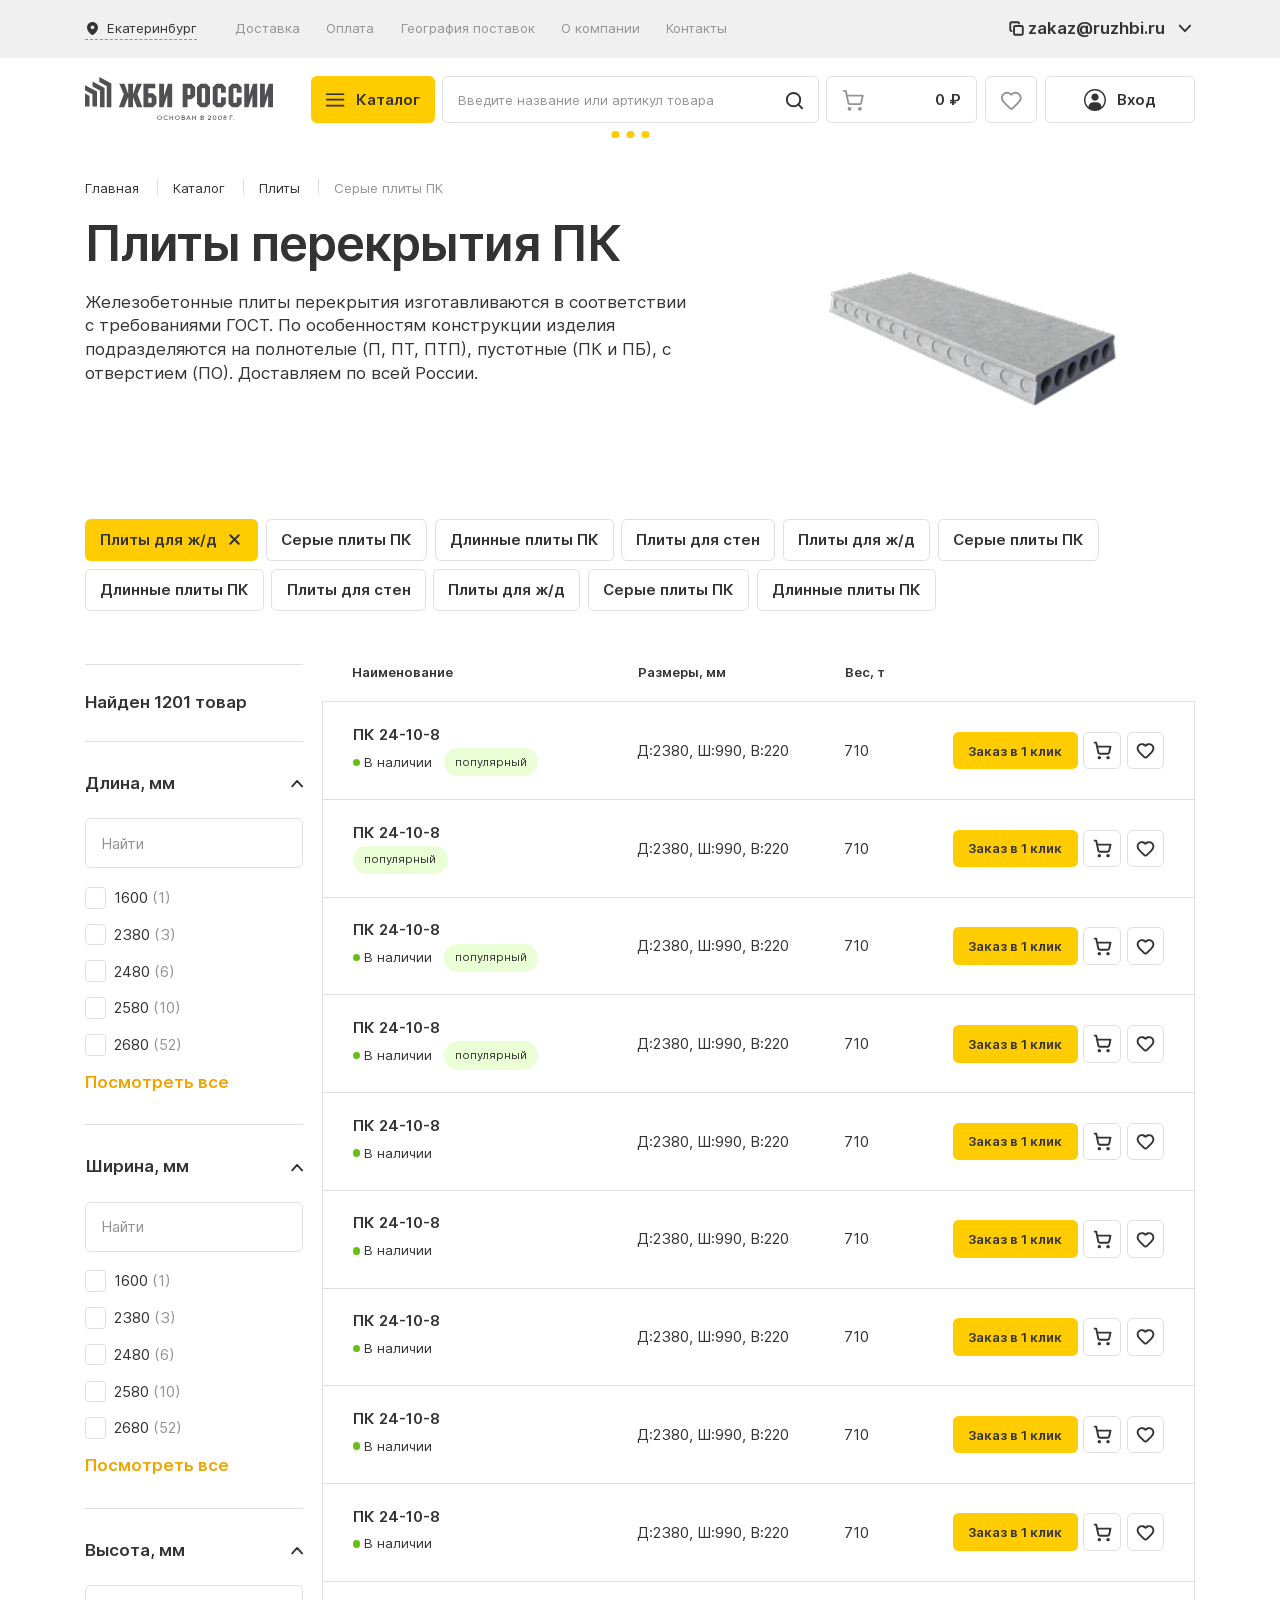
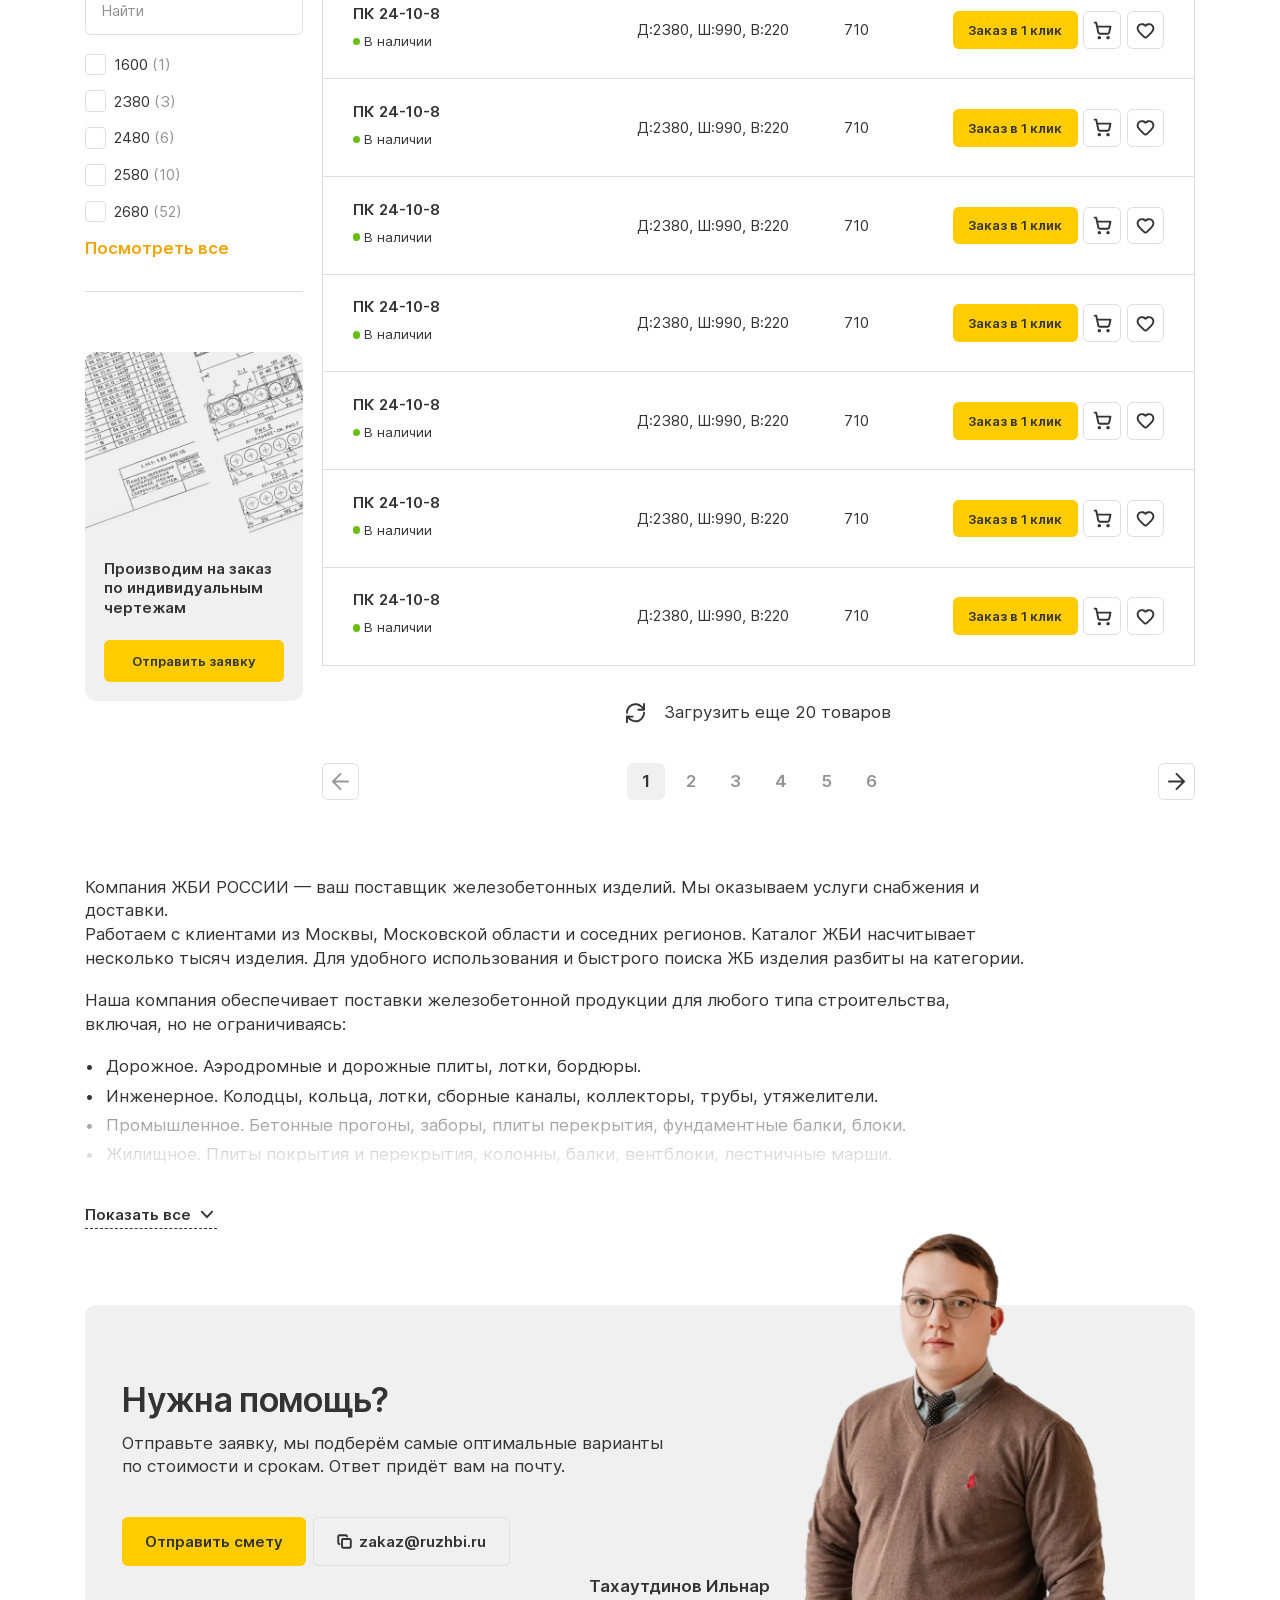
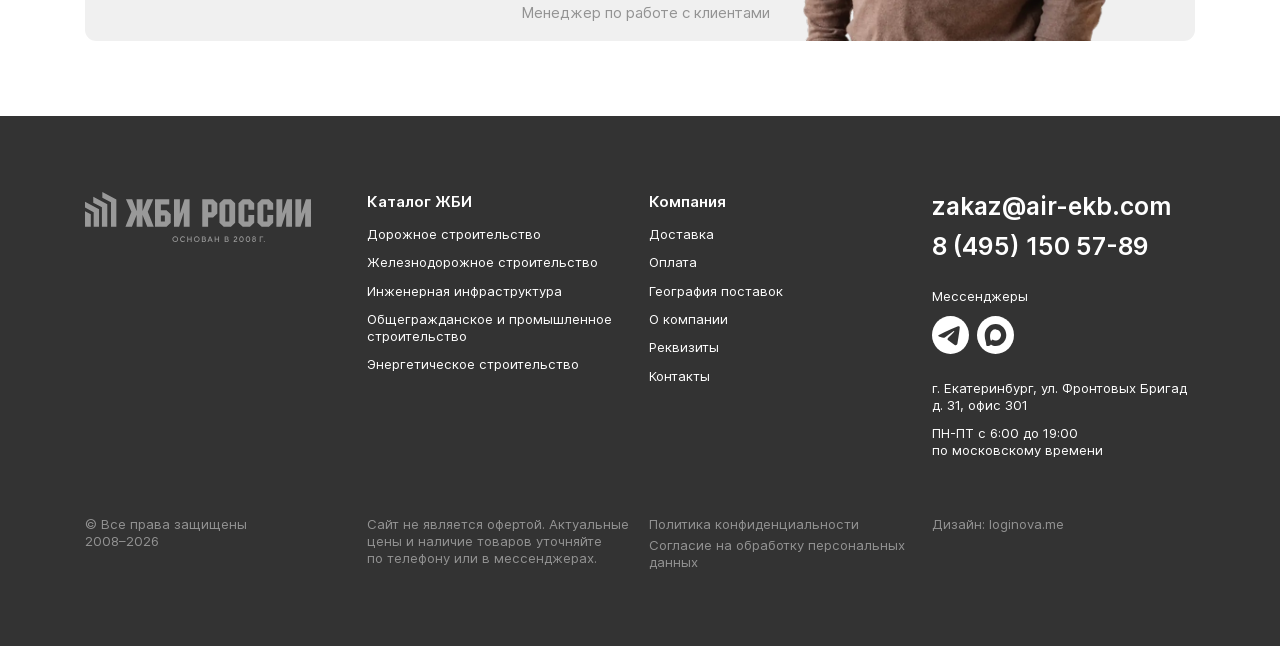
<file: catalog4.html>
<!DOCTYPE html>
<html lang="ru">

<head>
    <meta charset="UTF-8">
    <meta name="viewport" content="width=device-width, initial-scale=1.0">
    <meta name="description" content="">
    <meta name="keywords" content="">
    <meta name="color-scheme" content="light only">
    <link rel="stylesheet" href="css/swiper-bundle.min.css">
    <link rel="stylesheet" href="css/fancybox.css">
    <link rel="stylesheet" href="css/style.min.css">
    <link rel="icon" href="img/favicon.svg" type="image/svg+xml">
    <title>Каталог</title>
</head>


<body class="m-page">
    <div class="wrapper">
        <div class="header-top">
            <div class="container">
                <div class="header-top__inner _flex">
                    <a href="" class="header-logo">
                        <img src="img/logo2.svg" alt="">
                    </a>

                    <div data-modal="cityModal" class="header-city _flex">
                        <img src="img/marker3.svg" alt="">
                        <div class="text14">Екатеринбург</div>
                    </div>
                    <div class="nav">
                        <ul>
                            <li><a href="">Доставка</a></li>
                            <li><a href="">Оплата</a></li>
                            <li><a href="">География поставок</a></li>
                            <li><a href="">О компании</a></li>
                            <li><a href="">Контакты</a></li>
                        </ul>
                    </div>

                    <button class="_toggle-catalog header-top__btn m-btn m-btn-yellow">
                        <span>Каталог</span>
                        <img src="img/arrow-right.svg" alt="">
                    </button>

                    <div class="header-action">
                        <div class="header-action__top _flex">
                            <button class="copy-btn" data-copy="zakaz@ruzhbi.ru">
                                <svg xmlns="http://www.w3.org/2000/svg" width="16" height="16" viewBox="0 0 16 16" fill="none">
                                    <path d="M2.66927 10.6654C1.93594 10.6654 1.33594 10.0654 1.33594 9.33203V2.66536C1.33594 1.93203 1.93594 1.33203 2.66927 1.33203H9.33594C10.0693 1.33203 10.6693 1.93203 10.6693 2.66536M6.66927 5.33203H13.3359C14.0723 5.33203 14.6693 5.92898 14.6693 6.66536V13.332C14.6693 14.0684 14.0723 14.6654 13.3359 14.6654H6.66927C5.93289 14.6654 5.33594 14.0684 5.33594 13.332V6.66536C5.33594 5.92898 5.93289 5.33203 6.66927 5.33203Z" stroke="#333333" stroke-width="2" stroke-linecap="round" stroke-linejoin="round" />
                                </svg>
                                <span class="h5 _view1">
                            zakaz@ruzhbi.ru
                        </span>
                                <span class="h5 _view2">
                            скопировано
                        </span>
                            </button>
                            <button class="header-action__toggle">
                                <svg xmlns="http://www.w3.org/2000/svg" width="20" height="20" viewBox="0 0 20 20" fill="none">
                                    <path d="M4 7L9.5 13L15 7" stroke="#333333" stroke-width="2" stroke-linecap="round" stroke-linejoin="round" />
                                </svg>
                            </button>
                        </div>
                        <div class="header-action__bottom">
                            <div class="header-action__links">
                                <a href="" class="header-action__link">
                                    <svg xmlns="http://www.w3.org/2000/svg" width="16" height="16" viewBox="0 0 16 16" fill="none">
                                        <path d="M9.22003 11.046C9.35772 11.1092 9.51283 11.1237 9.65983 11.0869C9.80682 11.0502 9.93692 10.9645 10.0287 10.844L10.2654 10.534C10.3896 10.3684 10.5506 10.234 10.7357 10.1414C10.9209 10.0488 11.125 10.0007 11.332 10.0007H13.332C13.6857 10.0007 14.0248 10.1411 14.2748 10.3912C14.5249 10.6412 14.6654 10.9804 14.6654 11.334V13.334C14.6654 13.6876 14.5249 14.0267 14.2748 14.2768C14.0248 14.5268 13.6857 14.6673 13.332 14.6673C10.1494 14.6673 7.09719 13.403 4.84675 11.1526C2.59631 8.90216 1.33203 5.84992 1.33203 2.66732C1.33203 2.3137 1.47251 1.97456 1.72256 1.72451C1.9726 1.47446 2.31174 1.33398 2.66536 1.33398H4.66536C5.01899 1.33398 5.35812 1.47446 5.60817 1.72451C5.85822 1.97456 5.9987 2.3137 5.9987 2.66732V4.66732C5.9987 4.87431 5.9505 5.07846 5.85793 5.2636C5.76536 5.44874 5.63096 5.60979 5.46536 5.73398L5.15336 5.96798C5.03098 6.06144 4.94471 6.19437 4.90922 6.34422C4.87374 6.49406 4.89122 6.65157 4.9587 6.78998C5.86982 8.64056 7.36831 10.1372 9.22003 11.046Z" stroke="#333333" stroke-width="2" stroke-linecap="round" stroke-linejoin="round" />
                                    </svg>
                                    <span class="h7">
                                8 (495) 150 57-89
                            </span>
                                </a>
                            </div>
                            <div class="header-action__links">
                                <a href="" class="header-action__link">
                                    <svg xmlns="http://www.w3.org/2000/svg" width="16" height="16" viewBox="0 0 16 16" fill="none">
                                        <path class="_fill" d="M1.2071 7.78249C2.60989 7.00979 4.17579 6.36489 5.63889 5.71669C8.15599 4.65499 10.6831 3.61169 13.2357 2.64039C13.7323 2.47489 14.6247 2.31304 14.7122 3.04904C14.6643 4.09084 14.4672 5.12654 14.332 6.16224C13.9888 8.43984 13.5922 10.7096 13.2055 12.9797C13.0722 13.7359 12.125 14.1273 11.5189 13.6434C10.0623 12.6595 8.59449 11.6852 7.15649 10.6785C6.68544 10.1999 7.12224 9.51254 7.54294 9.17074C8.74264 7.98844 10.0149 6.98394 11.1519 5.74054C11.4586 4.99989 10.5524 5.62409 10.2535 5.81534C8.61114 6.94714 7.00894 8.14804 5.27734 9.14274C4.39284 9.62964 3.36194 9.21354 2.47784 8.94184C1.68513 8.61364 0.523522 8.28299 1.20702 7.78254L1.2071 7.78249Z" fill="#333333" />
                                    </svg>
                                    <span class="h7">
                                Telegram
                            </span>
                                </a>
                                <a href="" class="header-action__link">
                                    <svg xmlns="http://www.w3.org/2000/svg" width="16" height="16" viewBox="0 0 16 16" fill="none">
                                        <path class="_fill" d="M8.15549 15.159C6.74231 15.159 6.08558 14.9518 4.94404 14.123C4.22198 15.0554 1.93545 15.784 1.83574 14.5374C1.83574 13.6015 1.62943 12.8107 1.39562 11.9474C1.11711 10.8837 0.800781 9.69926 0.800781 7.98296C0.800781 3.88387 4.14977 0.800049 8.11767 0.800049C12.089 0.800049 15.2007 4.03581 15.2007 8.02094C15.2071 9.90527 14.4689 11.7152 13.1481 13.0534C11.8272 14.3917 10.0317 15.1489 8.15549 15.159ZM8.21394 4.34316C6.28157 4.24301 4.77556 5.58635 4.44203 7.69288C4.16696 9.4368 4.65521 11.5606 5.07126 11.6711C5.27068 11.7194 5.77269 11.312 6.08558 10.9977C6.60296 11.3567 7.20545 11.5723 7.83228 11.6228C8.79478 11.6693 9.73702 11.3346 10.4565 10.6908C11.176 10.047 11.6152 9.14541 11.6798 8.1798C11.7175 7.21218 11.3754 6.2684 10.7272 5.55153C10.079 4.83465 9.17653 4.40198 8.21394 4.34661V4.34316Z" fill="#333333" />
                                    </svg>
                                    <span class="h7">
                                Max
                            </span>
                                </a>
                            </div>
                            <div class="text12 gray-text">
                                ПН-ПТ c 6:00 до 19:00 <br>
                        по московскому времени
                            </div>
                        </div>
                    </div>

                    <button class="header-top__close _toggle-menu">
                        <img src="img/close2.svg" alt="">
                    </button>

                    <a href="" class="header-top__req">
                        <span>Отправить заявку</span>
                        <img src="img/arrow-right.svg" alt="">
                    </a>
                </div>
            </div>
        </div>

        <div class="header-bottom">
            <div class="container">
                <div class="header-bottom__inner _flex">
                    <div class="header-bottom__mob">
                        <a href="" class="header-logo">
                            <img src="img/logo2.svg" alt="">
                        </a>
                        <a href="" class="header-bottom__phone h7">
                            8 (495) 150 57-89
                        </a>
                    </div>
                    <button class="_toggle-catalog catalog-btn m-btn m-btn-yellow">
                        <span class="catalog-btn__img">
                    <img src="img/burger.svg" alt="" class="_view1">
                    <img src="img/burger2.svg" alt="" class="_view2">
                </span>
                        <span class="body-m">Каталог</span>
                    </button>
                    <div class="header-search">
                        <div class="fg">
                            <input type="text" placeholder="Введите название или артикул товара">
                        </div>
                        <img class="header-search__icon" src="img/search.svg" alt="">

                        <div class="search-block__loader loader">
                            <span></span>
                            <span></span>
                            <span></span>
                        </div>
                    </div>
                    <a href="" class="header-cart m-btn-gray-outline">
                        <svg xmlns="http://www.w3.org/2000/svg" width="24" height="24" viewBox="0 0 24 24" fill="none">
                            <path d="M2.05078 2.05078H4.05078L6.71078 14.4708C6.80836 14.9256 7.06145 15.3323 7.42649 15.6206C7.79153 15.909 8.24569 16.0611 8.71078 16.0508H18.4908C18.946 16.05 19.3873 15.8941 19.7418 15.6086C20.0964 15.3232 20.3429 14.9253 20.4408 14.4808L22.0908 7.05078H5.12078M9.00078 21.0008C9.00078 21.5531 8.55307 22.0008 8.00078 22.0008C7.4485 22.0008 7.00078 21.5531 7.00078 21.0008C7.00078 20.4485 7.4485 20.0008 8.00078 20.0008C8.55307 20.0008 9.00078 20.4485 9.00078 21.0008ZM20.0008 21.0008C20.0008 21.5531 19.5531 22.0008 19.0008 22.0008C18.4485 22.0008 18.0008 21.5531 18.0008 21.0008C18.0008 20.4485 18.4485 20.0008 19.0008 20.0008C19.5531 20.0008 20.0008 20.4485 20.0008 21.0008Z" stroke="#939393" stroke-width="2" stroke-linecap="round" stroke-linejoin="round" />
                        </svg>
                        <span class="h6">0 ₽</span>
                    </a>
                    <a href="" class="header-favourite m-btn-gray-outline">
                        <svg xmlns="http://www.w3.org/2000/svg" width="24" height="24" viewBox="0 0 24 24" fill="none">
                            <path d="M2 9.50053C2.00002 8.38773 2.33759 7.30111 2.96813 6.38419C3.59867 5.46727 4.49252 4.76319 5.53161 4.36493C6.5707 3.96667 7.70616 3.89297 8.78801 4.15357C9.86987 4.41417 10.8472 4.99681 11.591 5.82453C11.6434 5.88054 11.7067 5.9252 11.7771 5.95573C11.8474 5.98626 11.9233 6.00201 12 6.00201C12.0767 6.00201 12.1526 5.98626 12.2229 5.95573C12.2933 5.9252 12.3566 5.88054 12.409 5.82453C13.1504 4.99143 14.128 4.4039 15.2116 4.14013C16.2952 3.87636 17.4335 3.94887 18.4749 4.34801C19.5163 4.74715 20.4114 5.45398 21.0411 6.37443C21.6708 7.29488 22.0053 8.38529 22 9.50053C22 11.7905 20.5 13.5005 19 15.0005L13.508 20.3135C13.3217 20.5275 13.0919 20.6994 12.834 20.8178C12.5762 20.9362 12.296 20.9984 12.0123 21.0002C11.7285 21.002 11.4476 20.9434 11.1883 20.8283C10.9289 20.7131 10.697 20.5442 10.508 20.3325L5 15.0005C3.5 13.5005 2 11.8005 2 9.50053Z" stroke="#939393" stroke-width="2" stroke-linecap="round" stroke-linejoin="round" />
                        </svg>
                    </a>
                    <div class="header-lk">
                        <a href="" class="header-lk__show m-btn m-btn-gray-outline">
                            <img src="img/user.svg" alt="">
                            <span class="h6">Вход</span>
                        </a>
                    </div>
                </div>
            </div>
            <div class="header-catalog">
                <button class="_back-to-menu header-catalog__close">
                    <img src="img/close2.svg" alt="">
                </button>
                <button class="_back-to-menu header-catalog__back back-btn">
                    <img src="img/arrow-left.svg" alt="">
                    <span class="h5">Каталог</span>
                </button>
                <div class="container">
                    <div class="header-catalog__inner">
                        <div class="header-catalog__col">
                            <div class="header-catalog__items">
                                <div class="menu-item">
                                    <div class="menu-item__show">
                                        <span class="h5">Популярные категории</span>
                                    </div>
                                    <div class="menu-item__hidden">
                                        <button class="menu-item__back back-btn">
                                            <img src="img/arrow-left.svg" alt="">
                                            <span class="h5">Популярные категории</span>
                                        </button>
                                        <div class="menu-item__scroll">
                                            <div class="menu-group">
                                                <a href="" class="h4">
                                                    Благоустройство территорий
                                                </a>
                                                <ul class="menu-group__links">
                                                    <li><a href="">Вазоны</a></li>
                                                    <li><a href="">Комплектующие водоотвода (решётки, пескоуловители и т.д.)</a></li>
                                                    <li><a href="">Заборы и другие элементы ограждения</a></li>
                                                    <li><a href="">Скамьи</a></li>
                                                    <li><a href="">Стойки (опоры) дорожных знаков</a></li>
                                                    <li><a href="">Столбы освещения (опоры освещения)</a></li>
                                                    <li><a href="">Тетраподы</a></li>
                                                    <li><a href="">Тротуарная плитка</a></li>
                                                    <li><a href="">Урны</a></li>
                                                    <li><a href="">Фундаменты дорожных знаков</a></li>
                                                    <li><a href="">Козырьки входа</a></li>
                                                </ul>
                                            </div>
                                            <div class="menu-group">
                                                <a href="" class="h4">
                                                    Балки
                                                </a>
                                                <ul class="menu-group__links">
                                                    <li><a href="">Балки обвязочные</a></li>
                                                    <li><a href="">Балки перекрытий СБНОС</a></li>
                                                    <li><a href="">Балки подкрановых путей</a></li>
                                                    <li><a href="">Балки стропильные</a></li>
                                                    <li><a href="">Балки фундаментные</a></li>
                                                </ul>
                                            </div>
                                            <div class="menu-group">
                                                <a href="" class="h4">
                                                    Благоустройство территорий
                                                </a>
                                                <ul class="menu-group__links">
                                                    <li><a href="">Вазоны</a></li>
                                                    <li><a href="">Комплектующие водоотвода (решётки, пескоуловители и т.д.)</a></li>
                                                    <li><a href="">Заборы и другие элементы ограждения</a></li>
                                                    <li><a href="">Скамьи</a></li>
                                                    <li><a href="">Стойки (опоры) дорожных знаков</a></li>
                                                    <li><a href="">Столбы освещения (опоры освещения)</a></li>
                                                    <li><a href="">Тетраподы</a></li>
                                                    <li><a href="">Тротуарная плитка</a></li>
                                                    <li><a href="">Урны</a></li>
                                                    <li><a href="">Фундаменты дорожных знаков</a></li>
                                                    <li><a href="">Козырьки входа</a></li>
                                                </ul>
                                            </div>
                                            <div class="menu-item__more _flex">
                                                <a href="" class="menu-item__more-link text16">
                                                    Все товары
                                                </a>
                                            </div>
                                        </div>
                                    </div>
                                </div>

                                <div class="menu-item">
                                    <div class="menu-item__show">
                                        <span class="h5">Дорожное строительство</span>
                                    </div>
                                    <div class="menu-item__hidden">
                                        <button class="menu-item__back back-btn">
                                            <img src="img/arrow-left.svg" alt="">
                                            <span class="h5">Дорожное строительство</span>
                                        </button>
                                        <div class="menu-item__scroll">
                                            <div class="menu-group">
                                                <ul class="menu-group__links">
                                                    <li><a href="">Автопавильоны</a></li>
                                                    <li><a href="">Балки</a></li>
                                                    <li><a href="">Бассейны</a></li>
                                                    <li><a href="">Блоки</a></li>
                                                    <li><a href="">Гаражи</a></li>
                                                    <li><a href="">Детали резервуаров</a></li>
                                                    <li><a href="">Диафрагмы жесткости</a></li>
                                                    <li><a href="">ЖБИ для с/х</a></li>
                                                    <li><a href="">Кирпич</a></li>
                                                    <li><a href="">Колонны</a></li>
                                                    <li><a href="">Люки</a></li>
                                                    <li><a href="">Панели стеновые, цокольные, карнизные, керамзитобетонные</a></li>
                                                    <li><a href="">Перемычки</a></li>
                                                    <li><a href="">Плиты</a></li>
                                                    <li><a href="">Прогоны</a></li>
                                                    <li><a href="">Ригели</a></li>
                                                    <li><a href="">Сваи</a></li>
                                                    <li><a href="">Фундаменты</a></li>
                                                    <li><a href="">Шахты лифта</a></li>
                                                    <li><a href="">Элементы лестничных сходов</a></li>
                                                </ul>
                                            </div>
                                        </div>
                                    </div>
                                </div>

                                <div class="menu-item">
                                    <div class="menu-item__show">
                                        <span class="h5">Железнодорожное строительство</span>
                                    </div>
                                    <div class="menu-item__hidden">
                                        <button class="menu-item__back back-btn">
                                            <img src="img/arrow-left.svg" alt="">
                                            <span class="h5">Железнодорожное строительство</span>
                                        </button>
                                        <div class="menu-item__scroll">
                                            <div class="menu-group">
                                                <ul class="menu-group__links">
                                                    <li><a href="">Автопавильоны</a></li>
                                                    <li><a href="">Балки</a></li>
                                                    <li><a href="">Бассейны</a></li>
                                                    <li><a href="">Блоки</a></li>
                                                    <li><a href="">Гаражи</a></li>
                                                    <li><a href="">Детали резервуаров</a></li>
                                                    <li><a href="">Диафрагмы жесткости</a></li>
                                                    <li><a href="">ЖБИ для с/х</a></li>
                                                    <li><a href="">Кирпич</a></li>
                                                    <li><a href="">Колонны</a></li>
                                                    <li><a href="">Люки</a></li>
                                                    <li><a href="">Панели стеновые, цокольные, карнизные, керамзитобетонные</a></li>
                                                    <li><a href="">Перемычки</a></li>
                                                    <li><a href="">Плиты</a></li>
                                                    <li><a href="">Прогоны</a></li>
                                                    <li><a href="">Ригели</a></li>
                                                    <li><a href="">Сваи</a></li>
                                                    <li><a href="">Фундаменты</a></li>
                                                    <li><a href="">Шахты лифта</a></li>
                                                    <li><a href="">Элементы лестничных сходов</a></li>
                                                </ul>
                                            </div>
                                        </div>
                                    </div>
                                </div>

                                <div class="menu-item">
                                    <div class="menu-item__show">
                                        <span class="h5">Инженерная инфраструктура</span>
                                    </div>
                                    <div class="menu-item__hidden">
                                        <button class="menu-item__back back-btn">
                                            <img src="img/arrow-left.svg" alt="">
                                            <span class="h5">Инженерная инфраструктура</span>
                                        </button>
                                        <div class="menu-item__scroll">
                                            <div class="menu-group">
                                                <ul class="menu-group__links">
                                                    <li><a href="">Автопавильоны</a></li>
                                                    <li><a href="">Балки</a></li>
                                                    <li><a href="">Бассейны</a></li>
                                                    <li><a href="">Блоки</a></li>
                                                    <li><a href="">Гаражи</a></li>
                                                    <li><a href="">Детали резервуаров</a></li>
                                                    <li><a href="">Диафрагмы жесткости</a></li>
                                                    <li><a href="">ЖБИ для с/х</a></li>
                                                    <li><a href="">Кирпич</a></li>
                                                    <li><a href="">Колонны</a></li>
                                                    <li><a href="">Люки</a></li>
                                                    <li><a href="">Панели стеновые, цокольные, карнизные, керамзитобетонные</a></li>
                                                    <li><a href="">Перемычки</a></li>
                                                    <li><a href="">Плиты</a></li>
                                                    <li><a href="">Прогоны</a></li>
                                                    <li><a href="">Ригели</a></li>
                                                    <li><a href="">Сваи</a></li>
                                                    <li><a href="">Фундаменты</a></li>
                                                    <li><a href="">Шахты лифта</a></li>
                                                    <li><a href="">Элементы лестничных сходов</a></li>
                                                </ul>
                                            </div>
                                        </div>
                                    </div>
                                </div>

                                <div class="menu-item">
                                    <div class="menu-item__show">
                                        <span class="h5">Общегражданское и промышленное строительство</span>
                                    </div>
                                    <div class="menu-item__hidden">
                                        <button class="menu-item__back back-btn">
                                            <img src="img/arrow-left.svg" alt="">
                                            <span class="h5">Общегражданское и промышленное строительство</span>
                                        </button>
                                        <div class="menu-item__scroll">
                                            <div class="menu-group">
                                                <ul class="menu-group__links">
                                                    <li><a href="">Автопавильоны</a></li>
                                                    <li><a href="">Балки</a></li>
                                                    <li><a href="">Бассейны</a></li>
                                                    <li><a href="">Блоки</a></li>
                                                    <li><a href="">Гаражи</a></li>
                                                    <li><a href="">Детали резервуаров</a></li>
                                                    <li><a href="">Диафрагмы жесткости</a></li>
                                                    <li><a href="">ЖБИ для с/х</a></li>
                                                    <li><a href="">Кирпич</a></li>
                                                    <li><a href="">Колонны</a></li>
                                                    <li><a href="">Люки</a></li>
                                                    <li><a href="">Панели стеновые, цокольные, карнизные, керамзитобетонные</a></li>
                                                    <li><a href="">Перемычки</a></li>
                                                    <li><a href="">Плиты</a></li>
                                                    <li><a href="">Прогоны</a></li>
                                                    <li><a href="">Ригели</a></li>
                                                    <li><a href="">Сваи</a></li>
                                                    <li><a href="">Фундаменты</a></li>
                                                    <li><a href="">Шахты лифта</a></li>
                                                    <li><a href="">Элементы лестничных сходов</a></li>
                                                </ul>
                                            </div>
                                        </div>
                                    </div>
                                </div>

                                <div class="menu-item">
                                    <div class="menu-item__show">
                                        <span class="h5">Энергетическое строительство</span>
                                    </div>
                                    <div class="menu-item__hidden">
                                        <button class="menu-item__back back-btn">
                                            <img src="img/arrow-left.svg" alt="">
                                            <span class="h5">Энергетическое строительство</span>
                                        </button>
                                        <div class="menu-item__scroll">
                                            <div class="menu-group">
                                                <ul class="menu-group__links">
                                                    <li><a href="">Автопавильоны</a></li>
                                                    <li><a href="">Балки</a></li>
                                                    <li><a href="">Бассейны</a></li>
                                                    <li><a href="">Блоки</a></li>
                                                    <li><a href="">Гаражи</a></li>
                                                    <li><a href="">Детали резервуаров</a></li>
                                                    <li><a href="">Диафрагмы жесткости</a></li>
                                                    <li><a href="">ЖБИ для с/х</a></li>
                                                    <li><a href="">Кирпич</a></li>
                                                    <li><a href="">Колонны</a></li>
                                                    <li><a href="">Люки</a></li>
                                                    <li><a href="">Панели стеновые, цокольные, карнизные, керамзитобетонные</a></li>
                                                    <li><a href="">Перемычки</a></li>
                                                    <li><a href="">Плиты</a></li>
                                                    <li><a href="">Прогоны</a></li>
                                                    <li><a href="">Ригели</a></li>
                                                    <li><a href="">Сваи</a></li>
                                                    <li><a href="">Фундаменты</a></li>
                                                    <li><a href="">Шахты лифта</a></li>
                                                    <li><a href="">Элементы лестничных сходов</a></li>
                                                </ul>
                                            </div>
                                        </div>
                                    </div>
                                </div>

                            </div>
                        </div>
                        <div class="header-catalog__col2"></div>
                    </div>
                </div>
            </div>
        </div>




        <main class="content">

            <div class='catalog-main m-section'>
                <div class="container">
                    <div class='breadcrumbs'>
                        <button class="breadcrumbs__btn">
                            <img src="img/dots.svg" alt="">
                        </button>
                        <div class='breadcrumbs__inner'>
                            <a href="" class="breadcrumbs__item"><span>Главная</span></a>
                            <a href="" class="breadcrumbs__item"><span>Каталог</span></a>
                            <a href="" class="breadcrumbs__item"><span>Плиты</span></a>
                            <div class="breadcrumbs__item"><span>Серые плиты ПК</span></div>
                        </div>
                    </div>

                    <div class="catalog-info">
                        <div class="catalog-info__title">
                            <h1 class="h1">
                                Плиты перекрытия ПК
                            </h1>
                        </div>
                        <img src="img/catalog-info.png" alt="" class="catalog-info__img">
                        <div class="catalog-info__desc _mt20">
                            <div class="text18 text16-tablet">
                                Железобетонные плиты перекрытия изготавливаются в соответствии <span class="_no-wrap">с требованиями</span> ГОСТ. По особенностям конструкции изделия подразделяются <span class="_no-wrap">на полнотелые</span> (П, ПТ, ПТП), пустотные (ПК и ПБ), с отверстием (ПО). Доставляем по всей России.
                            </div>
                        </div>
                    </div>
                </div>
            </div>

            <div class="catalog-content m-section">
                <div class="container">
                    <div class="selected-tags">
                        <div class="selected-tags__item _selected"><span class="text16">Плиты для ж/д</span></div>
                        <div class="selected-tags__item"><span class="text16">Серые плиты ПК</span></div>
                        <div class="selected-tags__item"><span class="text16">Длинные плиты ПК</span></div>
                        <div class="selected-tags__item"><span class="text16">Плиты для стен</span></div>
                        <div class="selected-tags__item"><span class="text16">Плиты для ж/д</span></div>
                        <div class="selected-tags__item"><span class="text16">Серые плиты ПК</span></div>
                        <div class="selected-tags__item"><span class="text16">Длинные плиты ПК</span></div>
                        <div class="selected-tags__item"><span class="text16">Плиты для стен</span></div>
                        <div class="selected-tags__item"><span class="text16">Плиты для ж/д</span></div>
                        <div class="selected-tags__item"><span class="text16">Серые плиты ПК</span></div>
                        <div class="selected-tags__item"><span class="text16">Длинные плиты ПК</span></div>
                    </div>
                    <div class="catalog-content__inner">
                        <div class="catalog-content__col">
                            <div class="catalog-mob">
                                <button class="_toggle-filter catalog-mob__btn m-btn m-btn-black">
                                    <img src="img/filter.svg" alt="">
                                    <span>Фильтры</span>
                                </button>
                                <div class="text15 semi-bold-text">
                                    Найден 125 701 товар
                                </div>
                            </div>

                            <div class="filter">
                                <div class="filter__top">
                                    <div class="filter__title h5">Найден 1201 товар</div>
                                </div>
                                <div class="filter__mob">
                                    <div class="filter__mob1 filter__mob-top">
                                        <div class="filter__mob-title h5">Фильтры</div>
                                        <button class="filter__mob-close">
                                            <svg width="16" height="16" viewBox="0 0 16 16" fill="none" xmlns="http://www.w3.org/2000/svg">
                                                <path d="M15 1L1 15" stroke="#333333" stroke-width="2" stroke-linecap="round" stroke-linejoin="round" />
                                                <path d="M1 1L15 15" stroke="#333333" stroke-width="2" stroke-linecap="round" stroke-linejoin="round" />
                                            </svg>
                                        </button>
                                    </div>
                                    <div class="filter__mob2 filter__mob-top">
                                        <button class="_toggle-filter filter__mob-back">
                                            <svg width="14" height="14" viewBox="0 0 14 14" fill="none" xmlns="http://www.w3.org/2000/svg">
                                                <path d="M9 1L2 7L9 13" stroke="#333333" stroke-width="2" stroke-linecap="round" stroke-linejoin="round" />
                                            </svg>
                                        </button>
                                        <div class="filter__mob-title"></div>
                                        <button class="_toggle-filter filter__mob-close">
                                            <svg width="16" height="16" viewBox="0 0 16 16" fill="none" xmlns="http://www.w3.org/2000/svg">
                                                <path d="M15 1L1 15" stroke="#333333" stroke-width="2" stroke-linecap="round" stroke-linejoin="round" />
                                                <path d="M1 1L15 15" stroke="#333333" stroke-width="2" stroke-linecap="round" stroke-linejoin="round" />
                                            </svg>
                                        </button>
                                    </div>
                                </div>
                                <div class="filter__bottom">
                                    <div class="filter__scroll">
                                        <div class="filter__group _toggle-more-parent">
                                            <div class="filter__show filter__show--active">
                                                <div class="filter__subtitle h5">Длина, мм</div>
                                                <button class="filter__toggle">
                                                    <svg width="13" height="8" viewBox="0 0 13 8" fill="none" xmlns="http://www.w3.org/2000/svg">
                                                        <path d="M1 1L6.5 7L12 1" stroke="#333" stroke-width="2" stroke-linecap="round" stroke-linejoin="round" />
                                                    </svg>
                                                </button>
                                            </div>
                                            <div class="filter__hidden filter__hidden--active">
                                                <div class="filter__search fg">
                                                    <input type="text" placeholder="Найти">
                                                </div>
                                                <div class="filter__checks-wrap">
                                                    <div class="filter__checks">
                                                        <div class="m-check">
                                                            <input type='checkbox' />
                                                            <label>
                                                                <span class="text16">
                1600 <span class="gray-text">(1)</span>
                                                                </span>
                                                            </label>
                                                        </div>
                                                        <div class="m-check">
                                                            <input type='checkbox' />
                                                            <label>
                                                                <span class="text16">
                2380 <span class="gray-text">(3)</span>
                                                                </span>
                                                            </label>
                                                        </div>
                                                        <div class="m-check">
                                                            <input type='checkbox' />
                                                            <label>
                                                                <span class="text16">
                2480 <span class="gray-text">(6)</span>
                                                                </span>
                                                            </label>
                                                        </div>
                                                        <div class="m-check">
                                                            <input type='checkbox' />
                                                            <label>
                                                                <span class="text16">
                2580 <span class="gray-text">(10)</span>
                                                                </span>
                                                            </label>
                                                        </div>
                                                        <div class="m-check">
                                                            <input type='checkbox' />
                                                            <label>
                                                                <span class="text16">
                2680 <span class="gray-text">(52)</span>
                                                                </span>
                                                            </label>
                                                        </div>
                                                        <div class="m-check">
                                                            <input type='checkbox' />
                                                            <label>
                                                                <span class="text16">
                2780 <span class="gray-text">(80)</span>
                                                                </span>
                                                            </label>
                                                        </div>
                                                        <div class="m-check">
                                                            <input type='checkbox' />
                                                            <label>
                                                                <span class="text16">
                2880 <span class="gray-text">(10)</span>
                                                                </span>
                                                            </label>
                                                        </div>
                                                        <div class="m-check">
                                                            <input type='checkbox' />
                                                            <label>
                                                                <span class="text16">
                2980 <span class="gray-text">(545)</span>
                                                                </span>
                                                            </label>
                                                        </div>
                                                        <div class="m-check">
                                                            <input type='checkbox' />
                                                            <label>
                                                                <span class="text16">
                1600 <span class="gray-text">(1)</span>
                                                                </span>
                                                            </label>
                                                        </div>
                                                        <div class="m-check">
                                                            <input type='checkbox' />
                                                            <label>
                                                                <span class="text16">
                2380 <span class="gray-text">(3)</span>
                                                                </span>
                                                            </label>
                                                        </div>
                                                        <div class="m-check">
                                                            <input type='checkbox' />
                                                            <label>
                                                                <span class="text16">
                2480 <span class="gray-text">(6)</span>
                                                                </span>
                                                            </label>
                                                        </div>
                                                        <div class="m-check">
                                                            <input type='checkbox' />
                                                            <label>
                                                                <span class="text16">
                2580 <span class="gray-text">(10)</span>
                                                                </span>
                                                            </label>
                                                        </div>
                                                        <div class="m-check">
                                                            <input type='checkbox' />
                                                            <label>
                                                                <span class="text16">
                2680 <span class="gray-text">(52)</span>
                                                                </span>
                                                            </label>
                                                        </div>
                                                        <div class="m-check">
                                                            <input type='checkbox' />
                                                            <label>
                                                                <span class="text16">
                2780 <span class="gray-text">(80)</span>
                                                                </span>
                                                            </label>
                                                        </div>
                                                        <div class="m-check">
                                                            <input type='checkbox' />
                                                            <label>
                                                                <span class="text16">
                2880 <span class="gray-text">(10)</span>
                                                                </span>
                                                            </label>
                                                        </div>
                                                        <div class="m-check">
                                                            <input type='checkbox' />
                                                            <label>
                                                                <span class="text16">
                2980 <span class="gray-text">(545)</span>
                                                                </span>
                                                            </label>
                                                        </div>
                                                        <div class="m-check">
                                                            <input type='checkbox' />
                                                            <label>
                                                                <span class="text16">
                1600 <span class="gray-text">(1)</span>
                                                                </span>
                                                            </label>
                                                        </div>
                                                        <div class="m-check">
                                                            <input type='checkbox' />
                                                            <label>
                                                                <span class="text16">
                2380 <span class="gray-text">(3)</span>
                                                                </span>
                                                            </label>
                                                        </div>
                                                        <div class="m-check">
                                                            <input type='checkbox' />
                                                            <label>
                                                                <span class="text16">
                2480 <span class="gray-text">(6)</span>
                                                                </span>
                                                            </label>
                                                        </div>
                                                        <div class="m-check">
                                                            <input type='checkbox' />
                                                            <label>
                                                                <span class="text16">
                2580 <span class="gray-text">(10)</span>
                                                                </span>
                                                            </label>
                                                        </div>
                                                        <div class="m-check">
                                                            <input type='checkbox' />
                                                            <label>
                                                                <span class="text16">
                2680 <span class="gray-text">(52)</span>
                                                                </span>
                                                            </label>
                                                        </div>
                                                        <div class="m-check">
                                                            <input type='checkbox' />
                                                            <label>
                                                                <span class="text16">
                2780 <span class="gray-text">(80)</span>
                                                                </span>
                                                            </label>
                                                        </div>
                                                        <div class="m-check">
                                                            <input type='checkbox' />
                                                            <label>
                                                                <span class="text16">
                2880 <span class="gray-text">(10)</span>
                                                                </span>
                                                            </label>
                                                        </div>
                                                        <div class="m-check">
                                                            <input type='checkbox' />
                                                            <label>
                                                                <span class="text16">
                2980 <span class="gray-text">(545)</span>
                                                                </span>
                                                            </label>
                                                        </div>
                                                        <div class="m-check">
                                                            <input type='checkbox' />
                                                            <label>
                                                                <span class="text16">
                1600 <span class="gray-text">(1)</span>
                                                                </span>
                                                            </label>
                                                        </div>
                                                        <div class="m-check">
                                                            <input type='checkbox' />
                                                            <label>
                                                                <span class="text16">
                2380 <span class="gray-text">(3)</span>
                                                                </span>
                                                            </label>
                                                        </div>
                                                        <div class="m-check">
                                                            <input type='checkbox' />
                                                            <label>
                                                                <span class="text16">
                2480 <span class="gray-text">(6)</span>
                                                                </span>
                                                            </label>
                                                        </div>
                                                        <div class="m-check">
                                                            <input type='checkbox' />
                                                            <label>
                                                                <span class="text16">
                2580 <span class="gray-text">(10)</span>
                                                                </span>
                                                            </label>
                                                        </div>
                                                        <div class="m-check">
                                                            <input type='checkbox' />
                                                            <label>
                                                                <span class="text16">
                2680 <span class="gray-text">(52)</span>
                                                                </span>
                                                            </label>
                                                        </div>
                                                        <div class="m-check">
                                                            <input type='checkbox' />
                                                            <label>
                                                                <span class="text16">
                2780 <span class="gray-text">(80)</span>
                                                                </span>
                                                            </label>
                                                        </div>
                                                        <div class="m-check">
                                                            <input type='checkbox' />
                                                            <label>
                                                                <span class="text16">
                2880 <span class="gray-text">(10)</span>
                                                                </span>
                                                            </label>
                                                        </div>
                                                        <div class="m-check">
                                                            <input type='checkbox' />
                                                            <label>
                                                                <span class="text16">
                2980 <span class="gray-text">(545)</span>
                                                                </span>
                                                            </label>
                                                        </div>
                                                    </div>

                                                </div>
                                                <button class="filter__more _toggle-more">
                                                    <span class="h5 _view1">Посмотреть все</span>
                                                    <span class="h5 _view2">Свернуть</span>
                                                </button>
                                            </div>
                                        </div>

                                        <div class="filter__group _toggle-more-parent">
                                            <div class="filter__show filter__show--active">
                                                <div class="filter__subtitle h5">Ширина, мм</div>
                                                <button class="filter__toggle">
                                                    <svg width="13" height="8" viewBox="0 0 13 8" fill="none" xmlns="http://www.w3.org/2000/svg">
                                                        <path d="M1 1L6.5 7L12 1" stroke="#333" stroke-width="2" stroke-linecap="round" stroke-linejoin="round" />
                                                    </svg>
                                                </button>
                                            </div>
                                            <div class="filter__hidden filter__hidden--active">
                                                <div class="filter__search fg">
                                                    <input type="text" placeholder="Найти">
                                                </div>
                                                <div class="filter__checks-wrap">
                                                    <div class="filter__checks">
                                                        <div class="m-check">
                                                            <input type='checkbox' />
                                                            <label>
                                                                <span class="text16">
                1600 <span class="gray-text">(1)</span>
                                                                </span>
                                                            </label>
                                                        </div>
                                                        <div class="m-check">
                                                            <input type='checkbox' />
                                                            <label>
                                                                <span class="text16">
                2380 <span class="gray-text">(3)</span>
                                                                </span>
                                                            </label>
                                                        </div>
                                                        <div class="m-check">
                                                            <input type='checkbox' />
                                                            <label>
                                                                <span class="text16">
                2480 <span class="gray-text">(6)</span>
                                                                </span>
                                                            </label>
                                                        </div>
                                                        <div class="m-check">
                                                            <input type='checkbox' />
                                                            <label>
                                                                <span class="text16">
                2580 <span class="gray-text">(10)</span>
                                                                </span>
                                                            </label>
                                                        </div>
                                                        <div class="m-check">
                                                            <input type='checkbox' />
                                                            <label>
                                                                <span class="text16">
                2680 <span class="gray-text">(52)</span>
                                                                </span>
                                                            </label>
                                                        </div>
                                                        <div class="m-check">
                                                            <input type='checkbox' />
                                                            <label>
                                                                <span class="text16">
                2780 <span class="gray-text">(80)</span>
                                                                </span>
                                                            </label>
                                                        </div>
                                                        <div class="m-check">
                                                            <input type='checkbox' />
                                                            <label>
                                                                <span class="text16">
                2880 <span class="gray-text">(10)</span>
                                                                </span>
                                                            </label>
                                                        </div>
                                                        <div class="m-check">
                                                            <input type='checkbox' />
                                                            <label>
                                                                <span class="text16">
                2980 <span class="gray-text">(545)</span>
                                                                </span>
                                                            </label>
                                                        </div>
                                                        <div class="m-check">
                                                            <input type='checkbox' />
                                                            <label>
                                                                <span class="text16">
                1600 <span class="gray-text">(1)</span>
                                                                </span>
                                                            </label>
                                                        </div>
                                                        <div class="m-check">
                                                            <input type='checkbox' />
                                                            <label>
                                                                <span class="text16">
                2380 <span class="gray-text">(3)</span>
                                                                </span>
                                                            </label>
                                                        </div>
                                                        <div class="m-check">
                                                            <input type='checkbox' />
                                                            <label>
                                                                <span class="text16">
                2480 <span class="gray-text">(6)</span>
                                                                </span>
                                                            </label>
                                                        </div>
                                                        <div class="m-check">
                                                            <input type='checkbox' />
                                                            <label>
                                                                <span class="text16">
                2580 <span class="gray-text">(10)</span>
                                                                </span>
                                                            </label>
                                                        </div>
                                                        <div class="m-check">
                                                            <input type='checkbox' />
                                                            <label>
                                                                <span class="text16">
                2680 <span class="gray-text">(52)</span>
                                                                </span>
                                                            </label>
                                                        </div>
                                                        <div class="m-check">
                                                            <input type='checkbox' />
                                                            <label>
                                                                <span class="text16">
                2780 <span class="gray-text">(80)</span>
                                                                </span>
                                                            </label>
                                                        </div>
                                                        <div class="m-check">
                                                            <input type='checkbox' />
                                                            <label>
                                                                <span class="text16">
                2880 <span class="gray-text">(10)</span>
                                                                </span>
                                                            </label>
                                                        </div>
                                                        <div class="m-check">
                                                            <input type='checkbox' />
                                                            <label>
                                                                <span class="text16">
                2980 <span class="gray-text">(545)</span>
                                                                </span>
                                                            </label>
                                                        </div>
                                                        <div class="m-check">
                                                            <input type='checkbox' />
                                                            <label>
                                                                <span class="text16">
                1600 <span class="gray-text">(1)</span>
                                                                </span>
                                                            </label>
                                                        </div>
                                                        <div class="m-check">
                                                            <input type='checkbox' />
                                                            <label>
                                                                <span class="text16">
                2380 <span class="gray-text">(3)</span>
                                                                </span>
                                                            </label>
                                                        </div>
                                                        <div class="m-check">
                                                            <input type='checkbox' />
                                                            <label>
                                                                <span class="text16">
                2480 <span class="gray-text">(6)</span>
                                                                </span>
                                                            </label>
                                                        </div>
                                                        <div class="m-check">
                                                            <input type='checkbox' />
                                                            <label>
                                                                <span class="text16">
                2580 <span class="gray-text">(10)</span>
                                                                </span>
                                                            </label>
                                                        </div>
                                                        <div class="m-check">
                                                            <input type='checkbox' />
                                                            <label>
                                                                <span class="text16">
                2680 <span class="gray-text">(52)</span>
                                                                </span>
                                                            </label>
                                                        </div>
                                                        <div class="m-check">
                                                            <input type='checkbox' />
                                                            <label>
                                                                <span class="text16">
                2780 <span class="gray-text">(80)</span>
                                                                </span>
                                                            </label>
                                                        </div>
                                                        <div class="m-check">
                                                            <input type='checkbox' />
                                                            <label>
                                                                <span class="text16">
                2880 <span class="gray-text">(10)</span>
                                                                </span>
                                                            </label>
                                                        </div>
                                                        <div class="m-check">
                                                            <input type='checkbox' />
                                                            <label>
                                                                <span class="text16">
                2980 <span class="gray-text">(545)</span>
                                                                </span>
                                                            </label>
                                                        </div>
                                                        <div class="m-check">
                                                            <input type='checkbox' />
                                                            <label>
                                                                <span class="text16">
                1600 <span class="gray-text">(1)</span>
                                                                </span>
                                                            </label>
                                                        </div>
                                                        <div class="m-check">
                                                            <input type='checkbox' />
                                                            <label>
                                                                <span class="text16">
                2380 <span class="gray-text">(3)</span>
                                                                </span>
                                                            </label>
                                                        </div>
                                                        <div class="m-check">
                                                            <input type='checkbox' />
                                                            <label>
                                                                <span class="text16">
                2480 <span class="gray-text">(6)</span>
                                                                </span>
                                                            </label>
                                                        </div>
                                                        <div class="m-check">
                                                            <input type='checkbox' />
                                                            <label>
                                                                <span class="text16">
                2580 <span class="gray-text">(10)</span>
                                                                </span>
                                                            </label>
                                                        </div>
                                                        <div class="m-check">
                                                            <input type='checkbox' />
                                                            <label>
                                                                <span class="text16">
                2680 <span class="gray-text">(52)</span>
                                                                </span>
                                                            </label>
                                                        </div>
                                                        <div class="m-check">
                                                            <input type='checkbox' />
                                                            <label>
                                                                <span class="text16">
                2780 <span class="gray-text">(80)</span>
                                                                </span>
                                                            </label>
                                                        </div>
                                                        <div class="m-check">
                                                            <input type='checkbox' />
                                                            <label>
                                                                <span class="text16">
                2880 <span class="gray-text">(10)</span>
                                                                </span>
                                                            </label>
                                                        </div>
                                                        <div class="m-check">
                                                            <input type='checkbox' />
                                                            <label>
                                                                <span class="text16">
                2980 <span class="gray-text">(545)</span>
                                                                </span>
                                                            </label>
                                                        </div>
                                                    </div>

                                                </div>
                                                <button class="filter__more _toggle-more">
                                                    <span class="h5 _view1">Посмотреть все</span>
                                                    <span class="h5 _view2">Свернуть</span>
                                                </button>
                                            </div>
                                        </div>

                                        <div class="filter__group _toggle-more-parent">
                                            <div class="filter__show filter__show--active">
                                                <div class="filter__subtitle h5">Высота, мм</div>
                                                <button class="filter__toggle">
                                                    <svg width="13" height="8" viewBox="0 0 13 8" fill="none" xmlns="http://www.w3.org/2000/svg">
                                                        <path d="M1 1L6.5 7L12 1" stroke="#333" stroke-width="2" stroke-linecap="round" stroke-linejoin="round" />
                                                    </svg>
                                                </button>
                                            </div>
                                            <div class="filter__hidden filter__hidden--active">
                                                <div class="filter__search fg">
                                                    <input type="text" placeholder="Найти">
                                                </div>
                                                <div class="filter__checks-wrap">
                                                    <div class="filter__checks">
                                                        <div class="m-check">
                                                            <input type='checkbox' />
                                                            <label>
                                                                <span class="text16">
                1600 <span class="gray-text">(1)</span>
                                                                </span>
                                                            </label>
                                                        </div>
                                                        <div class="m-check">
                                                            <input type='checkbox' />
                                                            <label>
                                                                <span class="text16">
                2380 <span class="gray-text">(3)</span>
                                                                </span>
                                                            </label>
                                                        </div>
                                                        <div class="m-check">
                                                            <input type='checkbox' />
                                                            <label>
                                                                <span class="text16">
                2480 <span class="gray-text">(6)</span>
                                                                </span>
                                                            </label>
                                                        </div>
                                                        <div class="m-check">
                                                            <input type='checkbox' />
                                                            <label>
                                                                <span class="text16">
                2580 <span class="gray-text">(10)</span>
                                                                </span>
                                                            </label>
                                                        </div>
                                                        <div class="m-check">
                                                            <input type='checkbox' />
                                                            <label>
                                                                <span class="text16">
                2680 <span class="gray-text">(52)</span>
                                                                </span>
                                                            </label>
                                                        </div>
                                                        <div class="m-check">
                                                            <input type='checkbox' />
                                                            <label>
                                                                <span class="text16">
                2780 <span class="gray-text">(80)</span>
                                                                </span>
                                                            </label>
                                                        </div>
                                                        <div class="m-check">
                                                            <input type='checkbox' />
                                                            <label>
                                                                <span class="text16">
                2880 <span class="gray-text">(10)</span>
                                                                </span>
                                                            </label>
                                                        </div>
                                                        <div class="m-check">
                                                            <input type='checkbox' />
                                                            <label>
                                                                <span class="text16">
                2980 <span class="gray-text">(545)</span>
                                                                </span>
                                                            </label>
                                                        </div>
                                                        <div class="m-check">
                                                            <input type='checkbox' />
                                                            <label>
                                                                <span class="text16">
                1600 <span class="gray-text">(1)</span>
                                                                </span>
                                                            </label>
                                                        </div>
                                                        <div class="m-check">
                                                            <input type='checkbox' />
                                                            <label>
                                                                <span class="text16">
                2380 <span class="gray-text">(3)</span>
                                                                </span>
                                                            </label>
                                                        </div>
                                                        <div class="m-check">
                                                            <input type='checkbox' />
                                                            <label>
                                                                <span class="text16">
                2480 <span class="gray-text">(6)</span>
                                                                </span>
                                                            </label>
                                                        </div>
                                                        <div class="m-check">
                                                            <input type='checkbox' />
                                                            <label>
                                                                <span class="text16">
                2580 <span class="gray-text">(10)</span>
                                                                </span>
                                                            </label>
                                                        </div>
                                                        <div class="m-check">
                                                            <input type='checkbox' />
                                                            <label>
                                                                <span class="text16">
                2680 <span class="gray-text">(52)</span>
                                                                </span>
                                                            </label>
                                                        </div>
                                                        <div class="m-check">
                                                            <input type='checkbox' />
                                                            <label>
                                                                <span class="text16">
                2780 <span class="gray-text">(80)</span>
                                                                </span>
                                                            </label>
                                                        </div>
                                                        <div class="m-check">
                                                            <input type='checkbox' />
                                                            <label>
                                                                <span class="text16">
                2880 <span class="gray-text">(10)</span>
                                                                </span>
                                                            </label>
                                                        </div>
                                                        <div class="m-check">
                                                            <input type='checkbox' />
                                                            <label>
                                                                <span class="text16">
                2980 <span class="gray-text">(545)</span>
                                                                </span>
                                                            </label>
                                                        </div>
                                                        <div class="m-check">
                                                            <input type='checkbox' />
                                                            <label>
                                                                <span class="text16">
                1600 <span class="gray-text">(1)</span>
                                                                </span>
                                                            </label>
                                                        </div>
                                                        <div class="m-check">
                                                            <input type='checkbox' />
                                                            <label>
                                                                <span class="text16">
                2380 <span class="gray-text">(3)</span>
                                                                </span>
                                                            </label>
                                                        </div>
                                                        <div class="m-check">
                                                            <input type='checkbox' />
                                                            <label>
                                                                <span class="text16">
                2480 <span class="gray-text">(6)</span>
                                                                </span>
                                                            </label>
                                                        </div>
                                                        <div class="m-check">
                                                            <input type='checkbox' />
                                                            <label>
                                                                <span class="text16">
                2580 <span class="gray-text">(10)</span>
                                                                </span>
                                                            </label>
                                                        </div>
                                                        <div class="m-check">
                                                            <input type='checkbox' />
                                                            <label>
                                                                <span class="text16">
                2680 <span class="gray-text">(52)</span>
                                                                </span>
                                                            </label>
                                                        </div>
                                                        <div class="m-check">
                                                            <input type='checkbox' />
                                                            <label>
                                                                <span class="text16">
                2780 <span class="gray-text">(80)</span>
                                                                </span>
                                                            </label>
                                                        </div>
                                                        <div class="m-check">
                                                            <input type='checkbox' />
                                                            <label>
                                                                <span class="text16">
                2880 <span class="gray-text">(10)</span>
                                                                </span>
                                                            </label>
                                                        </div>
                                                        <div class="m-check">
                                                            <input type='checkbox' />
                                                            <label>
                                                                <span class="text16">
                2980 <span class="gray-text">(545)</span>
                                                                </span>
                                                            </label>
                                                        </div>
                                                        <div class="m-check">
                                                            <input type='checkbox' />
                                                            <label>
                                                                <span class="text16">
                1600 <span class="gray-text">(1)</span>
                                                                </span>
                                                            </label>
                                                        </div>
                                                        <div class="m-check">
                                                            <input type='checkbox' />
                                                            <label>
                                                                <span class="text16">
                2380 <span class="gray-text">(3)</span>
                                                                </span>
                                                            </label>
                                                        </div>
                                                        <div class="m-check">
                                                            <input type='checkbox' />
                                                            <label>
                                                                <span class="text16">
                2480 <span class="gray-text">(6)</span>
                                                                </span>
                                                            </label>
                                                        </div>
                                                        <div class="m-check">
                                                            <input type='checkbox' />
                                                            <label>
                                                                <span class="text16">
                2580 <span class="gray-text">(10)</span>
                                                                </span>
                                                            </label>
                                                        </div>
                                                        <div class="m-check">
                                                            <input type='checkbox' />
                                                            <label>
                                                                <span class="text16">
                2680 <span class="gray-text">(52)</span>
                                                                </span>
                                                            </label>
                                                        </div>
                                                        <div class="m-check">
                                                            <input type='checkbox' />
                                                            <label>
                                                                <span class="text16">
                2780 <span class="gray-text">(80)</span>
                                                                </span>
                                                            </label>
                                                        </div>
                                                        <div class="m-check">
                                                            <input type='checkbox' />
                                                            <label>
                                                                <span class="text16">
                2880 <span class="gray-text">(10)</span>
                                                                </span>
                                                            </label>
                                                        </div>
                                                        <div class="m-check">
                                                            <input type='checkbox' />
                                                            <label>
                                                                <span class="text16">
                2980 <span class="gray-text">(545)</span>
                                                                </span>
                                                            </label>
                                                        </div>
                                                    </div>

                                                </div>
                                                <button class="filter__more _toggle-more">
                                                    <span class="h5 _view1">Посмотреть все</span>
                                                    <span class="h5 _view2">Свернуть</span>
                                                </button>
                                            </div>
                                        </div>

                                    </div>
                                </div>
                            </div>
                            <div class="filter__bg _toggle-filter"></div>

                            <div class="catalog-banner">
                                <img src="img/catalog-banner.webp" alt="" class="catalog-banner__img">
                                <div class="catalog-banner__content">
                                    <div class="h6">
                                        Производим на заказ по индивидуальным чертежам
                                    </div>
                                    <button class="catalog-banner__btn m-btn m-btn-yellow">
                                        <span>Отправить заявку</span>
                                    </button>
                                </div>
                            </div>

                        </div>
                        <div class="catalog-content__col2">
                            <div class="catalog-table">
                                <div class="catalog-table__head">
                                    <div class="catalog-table__head-col">
                                        <div class="catalog-table__sort _active">
                                            <div class="h7">Наименование</div>
                                        </div>
                                    </div>
                                    <div class="catalog-table__head-col2">
                                        <div class="catalog-table__sort">
                                            <div class="h7">Длина, мм</div>
                                        </div>
                                    </div>
                                    <div class="catalog-table__head-col3">
                                        <div class="catalog-table__sort">
                                            <div class="h7">Ширина, мм</div>
                                        </div>
                                    </div>
                                    <div class="catalog-table__head-col4">
                                        <div class="catalog-table__sort">
                                            <div class="h7">Высота, мм</div>
                                        </div>
                                    </div>
                                    <div class="catalog-table__head-mob-col">
                                        <div class="h7">Размеры, мм</div>
                                    </div>
                                    <div class="catalog-table__head-col5">
                                        <div class="catalog-table__sort">
                                            <div class="h7">Вес, т</div>
                                        </div>
                                    </div>
                                </div>
                                <div class="catalog-table__rows">
                                    <div class="catalog-row">
                                        <div class="catalog-row__col">
                                            <div class="h6 text14-tablet">
                                                ПК 24-10-8
                                            </div>
                                            <div class="_flex _mt4">

                                                <div class="catalog-row__available _flex">
                                                    <span class="text14 text12-tablet">В наличии</span>
                                                </div>


                                                <div class="catalog-row__badge">
                                                    <span class="text12 text10-tablet">популярный</span>
                                                </div>

                                            </div>
                                        </div>
                                        <div class="catalog-row__col2">
                                            <div class="text16">2380</div>
                                        </div>
                                        <div class="catalog-row__col3">
                                            <div class="text16">990</div>
                                        </div>
                                        <div class="catalog-row__col4">
                                            <div class="text16">220</div>
                                        </div>
                                        <div class="catalog-row__mob-col _flex">
                                            <div class="catalog-row__mob-title text14 gray-text">
                                                Размеры, мм
                                            </div>
                                            <div class="catalog-row__sizes">
                                                <div class="catalog-row__size text16 text14-tablet" data-text="Д">2380</div>
                                                <div class="catalog-row__size text16 text14-tablet" data-text="Ш">990</div>
                                                <div class="catalog-row__size text16 text14-tablet" data-text="В">220</div>
                                            </div>
                                        </div>
                                        <div class="catalog-row__col5 _flex">
                                            <div class="catalog-row__mob-title text14 gray-text">
                                                Вес, т
                                            </div>
                                            <div class="text16 text14-tablet">710</div>
                                        </div>
                                        <div class="catalog-row__col6">
                                            <button class="catalog-row__btn m-btn m-btn-yellow">
                                                <span>Заказ в 1 клик</span>
                                            </button>
                                            <button class="cart-btn m-btn-gray-outline"></button>
                                            <button class="favourite-btn m-btn-gray-outline"></button>
                                        </div>
                                    </div>

                                    <div class="catalog-row">
                                        <div class="catalog-row__col">
                                            <div class="h6 text14-tablet">
                                                ПК 24-10-8
                                            </div>
                                            <div class="_flex _mt4">


                                                <div class="catalog-row__badge">
                                                    <span class="text12 text10-tablet">популярный</span>
                                                </div>

                                            </div>
                                        </div>
                                        <div class="catalog-row__col2">
                                            <div class="text16">2380</div>
                                        </div>
                                        <div class="catalog-row__col3">
                                            <div class="text16">990</div>
                                        </div>
                                        <div class="catalog-row__col4">
                                            <div class="text16">220</div>
                                        </div>
                                        <div class="catalog-row__mob-col _flex">
                                            <div class="catalog-row__mob-title text14 gray-text">
                                                Размеры, мм
                                            </div>
                                            <div class="catalog-row__sizes">
                                                <div class="catalog-row__size text16 text14-tablet" data-text="Д">2380</div>
                                                <div class="catalog-row__size text16 text14-tablet" data-text="Ш">990</div>
                                                <div class="catalog-row__size text16 text14-tablet" data-text="В">220</div>
                                            </div>
                                        </div>
                                        <div class="catalog-row__col5 _flex">
                                            <div class="catalog-row__mob-title text14 gray-text">
                                                Вес, т
                                            </div>
                                            <div class="text16 text14-tablet">710</div>
                                        </div>
                                        <div class="catalog-row__col6">
                                            <button class="catalog-row__btn m-btn m-btn-yellow">
                                                <span>Заказ в 1 клик</span>
                                            </button>
                                            <button class="cart-btn m-btn-gray-outline"></button>
                                            <button class="favourite-btn m-btn-gray-outline"></button>
                                        </div>
                                    </div>

                                    <div class="catalog-row">
                                        <div class="catalog-row__col">
                                            <div class="h6 text14-tablet">
                                                ПК 24-10-8
                                            </div>
                                            <div class="_flex _mt4">

                                                <div class="catalog-row__available _flex">
                                                    <span class="text14 text12-tablet">В наличии</span>
                                                </div>


                                                <div class="catalog-row__badge">
                                                    <span class="text12 text10-tablet">популярный</span>
                                                </div>

                                            </div>
                                        </div>
                                        <div class="catalog-row__col2">
                                            <div class="text16">2380</div>
                                        </div>
                                        <div class="catalog-row__col3">
                                            <div class="text16">990</div>
                                        </div>
                                        <div class="catalog-row__col4">
                                            <div class="text16">220</div>
                                        </div>
                                        <div class="catalog-row__mob-col _flex">
                                            <div class="catalog-row__mob-title text14 gray-text">
                                                Размеры, мм
                                            </div>
                                            <div class="catalog-row__sizes">
                                                <div class="catalog-row__size text16 text14-tablet" data-text="Д">2380</div>
                                                <div class="catalog-row__size text16 text14-tablet" data-text="Ш">990</div>
                                                <div class="catalog-row__size text16 text14-tablet" data-text="В">220</div>
                                            </div>
                                        </div>
                                        <div class="catalog-row__col5 _flex">
                                            <div class="catalog-row__mob-title text14 gray-text">
                                                Вес, т
                                            </div>
                                            <div class="text16 text14-tablet">710</div>
                                        </div>
                                        <div class="catalog-row__col6">
                                            <button class="catalog-row__btn m-btn m-btn-yellow">
                                                <span>Заказ в 1 клик</span>
                                            </button>
                                            <button class="cart-btn m-btn-gray-outline"></button>
                                            <button class="favourite-btn m-btn-gray-outline"></button>
                                        </div>
                                    </div>

                                    <div class="catalog-row">
                                        <div class="catalog-row__col">
                                            <div class="h6 text14-tablet">
                                                ПК 24-10-8
                                            </div>
                                            <div class="_flex _mt4">

                                                <div class="catalog-row__available _flex">
                                                    <span class="text14 text12-tablet">В наличии</span>
                                                </div>


                                                <div class="catalog-row__badge">
                                                    <span class="text12 text10-tablet">популярный</span>
                                                </div>

                                            </div>
                                        </div>
                                        <div class="catalog-row__col2">
                                            <div class="text16">2380</div>
                                        </div>
                                        <div class="catalog-row__col3">
                                            <div class="text16">990</div>
                                        </div>
                                        <div class="catalog-row__col4">
                                            <div class="text16">220</div>
                                        </div>
                                        <div class="catalog-row__mob-col _flex">
                                            <div class="catalog-row__mob-title text14 gray-text">
                                                Размеры, мм
                                            </div>
                                            <div class="catalog-row__sizes">
                                                <div class="catalog-row__size text16 text14-tablet" data-text="Д">2380</div>
                                                <div class="catalog-row__size text16 text14-tablet" data-text="Ш">990</div>
                                                <div class="catalog-row__size text16 text14-tablet" data-text="В">220</div>
                                            </div>
                                        </div>
                                        <div class="catalog-row__col5 _flex">
                                            <div class="catalog-row__mob-title text14 gray-text">
                                                Вес, т
                                            </div>
                                            <div class="text16 text14-tablet">710</div>
                                        </div>
                                        <div class="catalog-row__col6">
                                            <button class="catalog-row__btn m-btn m-btn-yellow">
                                                <span>Заказ в 1 клик</span>
                                            </button>
                                            <button class="cart-btn m-btn-gray-outline"></button>
                                            <button class="favourite-btn m-btn-gray-outline"></button>
                                        </div>
                                    </div>

                                    <div class="catalog-row">
                                        <div class="catalog-row__col">
                                            <div class="h6 text14-tablet">
                                                ПК 24-10-8
                                            </div>
                                            <div class="_flex _mt4">

                                                <div class="catalog-row__available _flex">
                                                    <span class="text14 text12-tablet">В наличии</span>
                                                </div>


                                            </div>
                                        </div>
                                        <div class="catalog-row__col2">
                                            <div class="text16">2380</div>
                                        </div>
                                        <div class="catalog-row__col3">
                                            <div class="text16">990</div>
                                        </div>
                                        <div class="catalog-row__col4">
                                            <div class="text16">220</div>
                                        </div>
                                        <div class="catalog-row__mob-col _flex">
                                            <div class="catalog-row__mob-title text14 gray-text">
                                                Размеры, мм
                                            </div>
                                            <div class="catalog-row__sizes">
                                                <div class="catalog-row__size text16 text14-tablet" data-text="Д">2380</div>
                                                <div class="catalog-row__size text16 text14-tablet" data-text="Ш">990</div>
                                                <div class="catalog-row__size text16 text14-tablet" data-text="В">220</div>
                                            </div>
                                        </div>
                                        <div class="catalog-row__col5 _flex">
                                            <div class="catalog-row__mob-title text14 gray-text">
                                                Вес, т
                                            </div>
                                            <div class="text16 text14-tablet">710</div>
                                        </div>
                                        <div class="catalog-row__col6">
                                            <button class="catalog-row__btn m-btn m-btn-yellow">
                                                <span>Заказ в 1 клик</span>
                                            </button>
                                            <button class="cart-btn m-btn-gray-outline"></button>
                                            <button class="favourite-btn m-btn-gray-outline"></button>
                                        </div>
                                    </div>

                                    <div class="catalog-row">
                                        <div class="catalog-row__col">
                                            <div class="h6 text14-tablet">
                                                ПК 24-10-8
                                            </div>
                                            <div class="_flex _mt4">

                                                <div class="catalog-row__available _flex">
                                                    <span class="text14 text12-tablet">В наличии</span>
                                                </div>


                                            </div>
                                        </div>
                                        <div class="catalog-row__col2">
                                            <div class="text16">2380</div>
                                        </div>
                                        <div class="catalog-row__col3">
                                            <div class="text16">990</div>
                                        </div>
                                        <div class="catalog-row__col4">
                                            <div class="text16">220</div>
                                        </div>
                                        <div class="catalog-row__mob-col _flex">
                                            <div class="catalog-row__mob-title text14 gray-text">
                                                Размеры, мм
                                            </div>
                                            <div class="catalog-row__sizes">
                                                <div class="catalog-row__size text16 text14-tablet" data-text="Д">2380</div>
                                                <div class="catalog-row__size text16 text14-tablet" data-text="Ш">990</div>
                                                <div class="catalog-row__size text16 text14-tablet" data-text="В">220</div>
                                            </div>
                                        </div>
                                        <div class="catalog-row__col5 _flex">
                                            <div class="catalog-row__mob-title text14 gray-text">
                                                Вес, т
                                            </div>
                                            <div class="text16 text14-tablet">710</div>
                                        </div>
                                        <div class="catalog-row__col6">
                                            <button class="catalog-row__btn m-btn m-btn-yellow">
                                                <span>Заказ в 1 клик</span>
                                            </button>
                                            <button class="cart-btn m-btn-gray-outline"></button>
                                            <button class="favourite-btn m-btn-gray-outline"></button>
                                        </div>
                                    </div>

                                    <div class="catalog-row">
                                        <div class="catalog-row__col">
                                            <div class="h6 text14-tablet">
                                                ПК 24-10-8
                                            </div>
                                            <div class="_flex _mt4">

                                                <div class="catalog-row__available _flex">
                                                    <span class="text14 text12-tablet">В наличии</span>
                                                </div>


                                            </div>
                                        </div>
                                        <div class="catalog-row__col2">
                                            <div class="text16">2380</div>
                                        </div>
                                        <div class="catalog-row__col3">
                                            <div class="text16">990</div>
                                        </div>
                                        <div class="catalog-row__col4">
                                            <div class="text16">220</div>
                                        </div>
                                        <div class="catalog-row__mob-col _flex">
                                            <div class="catalog-row__mob-title text14 gray-text">
                                                Размеры, мм
                                            </div>
                                            <div class="catalog-row__sizes">
                                                <div class="catalog-row__size text16 text14-tablet" data-text="Д">2380</div>
                                                <div class="catalog-row__size text16 text14-tablet" data-text="Ш">990</div>
                                                <div class="catalog-row__size text16 text14-tablet" data-text="В">220</div>
                                            </div>
                                        </div>
                                        <div class="catalog-row__col5 _flex">
                                            <div class="catalog-row__mob-title text14 gray-text">
                                                Вес, т
                                            </div>
                                            <div class="text16 text14-tablet">710</div>
                                        </div>
                                        <div class="catalog-row__col6">
                                            <button class="catalog-row__btn m-btn m-btn-yellow">
                                                <span>Заказ в 1 клик</span>
                                            </button>
                                            <button class="cart-btn m-btn-gray-outline"></button>
                                            <button class="favourite-btn m-btn-gray-outline"></button>
                                        </div>
                                    </div>

                                    <div class="catalog-row">
                                        <div class="catalog-row__col">
                                            <div class="h6 text14-tablet">
                                                ПК 24-10-8
                                            </div>
                                            <div class="_flex _mt4">

                                                <div class="catalog-row__available _flex">
                                                    <span class="text14 text12-tablet">В наличии</span>
                                                </div>


                                            </div>
                                        </div>
                                        <div class="catalog-row__col2">
                                            <div class="text16">2380</div>
                                        </div>
                                        <div class="catalog-row__col3">
                                            <div class="text16">990</div>
                                        </div>
                                        <div class="catalog-row__col4">
                                            <div class="text16">220</div>
                                        </div>
                                        <div class="catalog-row__mob-col _flex">
                                            <div class="catalog-row__mob-title text14 gray-text">
                                                Размеры, мм
                                            </div>
                                            <div class="catalog-row__sizes">
                                                <div class="catalog-row__size text16 text14-tablet" data-text="Д">2380</div>
                                                <div class="catalog-row__size text16 text14-tablet" data-text="Ш">990</div>
                                                <div class="catalog-row__size text16 text14-tablet" data-text="В">220</div>
                                            </div>
                                        </div>
                                        <div class="catalog-row__col5 _flex">
                                            <div class="catalog-row__mob-title text14 gray-text">
                                                Вес, т
                                            </div>
                                            <div class="text16 text14-tablet">710</div>
                                        </div>
                                        <div class="catalog-row__col6">
                                            <button class="catalog-row__btn m-btn m-btn-yellow">
                                                <span>Заказ в 1 клик</span>
                                            </button>
                                            <button class="cart-btn m-btn-gray-outline"></button>
                                            <button class="favourite-btn m-btn-gray-outline"></button>
                                        </div>
                                    </div>

                                    <div class="catalog-row">
                                        <div class="catalog-row__col">
                                            <div class="h6 text14-tablet">
                                                ПК 24-10-8
                                            </div>
                                            <div class="_flex _mt4">

                                                <div class="catalog-row__available _flex">
                                                    <span class="text14 text12-tablet">В наличии</span>
                                                </div>


                                            </div>
                                        </div>
                                        <div class="catalog-row__col2">
                                            <div class="text16">2380</div>
                                        </div>
                                        <div class="catalog-row__col3">
                                            <div class="text16">990</div>
                                        </div>
                                        <div class="catalog-row__col4">
                                            <div class="text16">220</div>
                                        </div>
                                        <div class="catalog-row__mob-col _flex">
                                            <div class="catalog-row__mob-title text14 gray-text">
                                                Размеры, мм
                                            </div>
                                            <div class="catalog-row__sizes">
                                                <div class="catalog-row__size text16 text14-tablet" data-text="Д">2380</div>
                                                <div class="catalog-row__size text16 text14-tablet" data-text="Ш">990</div>
                                                <div class="catalog-row__size text16 text14-tablet" data-text="В">220</div>
                                            </div>
                                        </div>
                                        <div class="catalog-row__col5 _flex">
                                            <div class="catalog-row__mob-title text14 gray-text">
                                                Вес, т
                                            </div>
                                            <div class="text16 text14-tablet">710</div>
                                        </div>
                                        <div class="catalog-row__col6">
                                            <button class="catalog-row__btn m-btn m-btn-yellow">
                                                <span>Заказ в 1 клик</span>
                                            </button>
                                            <button class="cart-btn m-btn-gray-outline"></button>
                                            <button class="favourite-btn m-btn-gray-outline"></button>
                                        </div>
                                    </div>

                                    <div class="catalog-row">
                                        <div class="catalog-row__col">
                                            <div class="h6 text14-tablet">
                                                ПК 24-10-8
                                            </div>
                                            <div class="_flex _mt4">

                                                <div class="catalog-row__available _flex">
                                                    <span class="text14 text12-tablet">В наличии</span>
                                                </div>


                                            </div>
                                        </div>
                                        <div class="catalog-row__col2">
                                            <div class="text16">2380</div>
                                        </div>
                                        <div class="catalog-row__col3">
                                            <div class="text16">990</div>
                                        </div>
                                        <div class="catalog-row__col4">
                                            <div class="text16">220</div>
                                        </div>
                                        <div class="catalog-row__mob-col _flex">
                                            <div class="catalog-row__mob-title text14 gray-text">
                                                Размеры, мм
                                            </div>
                                            <div class="catalog-row__sizes">
                                                <div class="catalog-row__size text16 text14-tablet" data-text="Д">2380</div>
                                                <div class="catalog-row__size text16 text14-tablet" data-text="Ш">990</div>
                                                <div class="catalog-row__size text16 text14-tablet" data-text="В">220</div>
                                            </div>
                                        </div>
                                        <div class="catalog-row__col5 _flex">
                                            <div class="catalog-row__mob-title text14 gray-text">
                                                Вес, т
                                            </div>
                                            <div class="text16 text14-tablet">710</div>
                                        </div>
                                        <div class="catalog-row__col6">
                                            <button class="catalog-row__btn m-btn m-btn-yellow">
                                                <span>Заказ в 1 клик</span>
                                            </button>
                                            <button class="cart-btn m-btn-gray-outline"></button>
                                            <button class="favourite-btn m-btn-gray-outline"></button>
                                        </div>
                                    </div>

                                    <div class="catalog-row">
                                        <div class="catalog-row__col">
                                            <div class="h6 text14-tablet">
                                                ПК 24-10-8
                                            </div>
                                            <div class="_flex _mt4">

                                                <div class="catalog-row__available _flex">
                                                    <span class="text14 text12-tablet">В наличии</span>
                                                </div>


                                            </div>
                                        </div>
                                        <div class="catalog-row__col2">
                                            <div class="text16">2380</div>
                                        </div>
                                        <div class="catalog-row__col3">
                                            <div class="text16">990</div>
                                        </div>
                                        <div class="catalog-row__col4">
                                            <div class="text16">220</div>
                                        </div>
                                        <div class="catalog-row__mob-col _flex">
                                            <div class="catalog-row__mob-title text14 gray-text">
                                                Размеры, мм
                                            </div>
                                            <div class="catalog-row__sizes">
                                                <div class="catalog-row__size text16 text14-tablet" data-text="Д">2380</div>
                                                <div class="catalog-row__size text16 text14-tablet" data-text="Ш">990</div>
                                                <div class="catalog-row__size text16 text14-tablet" data-text="В">220</div>
                                            </div>
                                        </div>
                                        <div class="catalog-row__col5 _flex">
                                            <div class="catalog-row__mob-title text14 gray-text">
                                                Вес, т
                                            </div>
                                            <div class="text16 text14-tablet">710</div>
                                        </div>
                                        <div class="catalog-row__col6">
                                            <button class="catalog-row__btn m-btn m-btn-yellow">
                                                <span>Заказ в 1 клик</span>
                                            </button>
                                            <button class="cart-btn m-btn-gray-outline"></button>
                                            <button class="favourite-btn m-btn-gray-outline"></button>
                                        </div>
                                    </div>

                                    <div class="catalog-row">
                                        <div class="catalog-row__col">
                                            <div class="h6 text14-tablet">
                                                ПК 24-10-8
                                            </div>
                                            <div class="_flex _mt4">

                                                <div class="catalog-row__available _flex">
                                                    <span class="text14 text12-tablet">В наличии</span>
                                                </div>


                                            </div>
                                        </div>
                                        <div class="catalog-row__col2">
                                            <div class="text16">2380</div>
                                        </div>
                                        <div class="catalog-row__col3">
                                            <div class="text16">990</div>
                                        </div>
                                        <div class="catalog-row__col4">
                                            <div class="text16">220</div>
                                        </div>
                                        <div class="catalog-row__mob-col _flex">
                                            <div class="catalog-row__mob-title text14 gray-text">
                                                Размеры, мм
                                            </div>
                                            <div class="catalog-row__sizes">
                                                <div class="catalog-row__size text16 text14-tablet" data-text="Д">2380</div>
                                                <div class="catalog-row__size text16 text14-tablet" data-text="Ш">990</div>
                                                <div class="catalog-row__size text16 text14-tablet" data-text="В">220</div>
                                            </div>
                                        </div>
                                        <div class="catalog-row__col5 _flex">
                                            <div class="catalog-row__mob-title text14 gray-text">
                                                Вес, т
                                            </div>
                                            <div class="text16 text14-tablet">710</div>
                                        </div>
                                        <div class="catalog-row__col6">
                                            <button class="catalog-row__btn m-btn m-btn-yellow">
                                                <span>Заказ в 1 клик</span>
                                            </button>
                                            <button class="cart-btn m-btn-gray-outline"></button>
                                            <button class="favourite-btn m-btn-gray-outline"></button>
                                        </div>
                                    </div>

                                    <div class="catalog-row">
                                        <div class="catalog-row__col">
                                            <div class="h6 text14-tablet">
                                                ПК 24-10-8
                                            </div>
                                            <div class="_flex _mt4">

                                                <div class="catalog-row__available _flex">
                                                    <span class="text14 text12-tablet">В наличии</span>
                                                </div>


                                            </div>
                                        </div>
                                        <div class="catalog-row__col2">
                                            <div class="text16">2380</div>
                                        </div>
                                        <div class="catalog-row__col3">
                                            <div class="text16">990</div>
                                        </div>
                                        <div class="catalog-row__col4">
                                            <div class="text16">220</div>
                                        </div>
                                        <div class="catalog-row__mob-col _flex">
                                            <div class="catalog-row__mob-title text14 gray-text">
                                                Размеры, мм
                                            </div>
                                            <div class="catalog-row__sizes">
                                                <div class="catalog-row__size text16 text14-tablet" data-text="Д">2380</div>
                                                <div class="catalog-row__size text16 text14-tablet" data-text="Ш">990</div>
                                                <div class="catalog-row__size text16 text14-tablet" data-text="В">220</div>
                                            </div>
                                        </div>
                                        <div class="catalog-row__col5 _flex">
                                            <div class="catalog-row__mob-title text14 gray-text">
                                                Вес, т
                                            </div>
                                            <div class="text16 text14-tablet">710</div>
                                        </div>
                                        <div class="catalog-row__col6">
                                            <button class="catalog-row__btn m-btn m-btn-yellow">
                                                <span>Заказ в 1 клик</span>
                                            </button>
                                            <button class="cart-btn m-btn-gray-outline"></button>
                                            <button class="favourite-btn m-btn-gray-outline"></button>
                                        </div>
                                    </div>

                                    <div class="catalog-row">
                                        <div class="catalog-row__col">
                                            <div class="h6 text14-tablet">
                                                ПК 24-10-8
                                            </div>
                                            <div class="_flex _mt4">

                                                <div class="catalog-row__available _flex">
                                                    <span class="text14 text12-tablet">В наличии</span>
                                                </div>


                                            </div>
                                        </div>
                                        <div class="catalog-row__col2">
                                            <div class="text16">2380</div>
                                        </div>
                                        <div class="catalog-row__col3">
                                            <div class="text16">990</div>
                                        </div>
                                        <div class="catalog-row__col4">
                                            <div class="text16">220</div>
                                        </div>
                                        <div class="catalog-row__mob-col _flex">
                                            <div class="catalog-row__mob-title text14 gray-text">
                                                Размеры, мм
                                            </div>
                                            <div class="catalog-row__sizes">
                                                <div class="catalog-row__size text16 text14-tablet" data-text="Д">2380</div>
                                                <div class="catalog-row__size text16 text14-tablet" data-text="Ш">990</div>
                                                <div class="catalog-row__size text16 text14-tablet" data-text="В">220</div>
                                            </div>
                                        </div>
                                        <div class="catalog-row__col5 _flex">
                                            <div class="catalog-row__mob-title text14 gray-text">
                                                Вес, т
                                            </div>
                                            <div class="text16 text14-tablet">710</div>
                                        </div>
                                        <div class="catalog-row__col6">
                                            <button class="catalog-row__btn m-btn m-btn-yellow">
                                                <span>Заказ в 1 клик</span>
                                            </button>
                                            <button class="cart-btn m-btn-gray-outline"></button>
                                            <button class="favourite-btn m-btn-gray-outline"></button>
                                        </div>
                                    </div>

                                    <div class="catalog-row">
                                        <div class="catalog-row__col">
                                            <div class="h6 text14-tablet">
                                                ПК 24-10-8
                                            </div>
                                            <div class="_flex _mt4">

                                                <div class="catalog-row__available _flex">
                                                    <span class="text14 text12-tablet">В наличии</span>
                                                </div>


                                            </div>
                                        </div>
                                        <div class="catalog-row__col2">
                                            <div class="text16">2380</div>
                                        </div>
                                        <div class="catalog-row__col3">
                                            <div class="text16">990</div>
                                        </div>
                                        <div class="catalog-row__col4">
                                            <div class="text16">220</div>
                                        </div>
                                        <div class="catalog-row__mob-col _flex">
                                            <div class="catalog-row__mob-title text14 gray-text">
                                                Размеры, мм
                                            </div>
                                            <div class="catalog-row__sizes">
                                                <div class="catalog-row__size text16 text14-tablet" data-text="Д">2380</div>
                                                <div class="catalog-row__size text16 text14-tablet" data-text="Ш">990</div>
                                                <div class="catalog-row__size text16 text14-tablet" data-text="В">220</div>
                                            </div>
                                        </div>
                                        <div class="catalog-row__col5 _flex">
                                            <div class="catalog-row__mob-title text14 gray-text">
                                                Вес, т
                                            </div>
                                            <div class="text16 text14-tablet">710</div>
                                        </div>
                                        <div class="catalog-row__col6">
                                            <button class="catalog-row__btn m-btn m-btn-yellow">
                                                <span>Заказ в 1 клик</span>
                                            </button>
                                            <button class="cart-btn m-btn-gray-outline"></button>
                                            <button class="favourite-btn m-btn-gray-outline"></button>
                                        </div>
                                    </div>

                                    <div class="catalog-row">
                                        <div class="catalog-row__col">
                                            <div class="h6 text14-tablet">
                                                ПК 24-10-8
                                            </div>
                                            <div class="_flex _mt4">

                                                <div class="catalog-row__available _flex">
                                                    <span class="text14 text12-tablet">В наличии</span>
                                                </div>


                                            </div>
                                        </div>
                                        <div class="catalog-row__col2">
                                            <div class="text16">2380</div>
                                        </div>
                                        <div class="catalog-row__col3">
                                            <div class="text16">990</div>
                                        </div>
                                        <div class="catalog-row__col4">
                                            <div class="text16">220</div>
                                        </div>
                                        <div class="catalog-row__mob-col _flex">
                                            <div class="catalog-row__mob-title text14 gray-text">
                                                Размеры, мм
                                            </div>
                                            <div class="catalog-row__sizes">
                                                <div class="catalog-row__size text16 text14-tablet" data-text="Д">2380</div>
                                                <div class="catalog-row__size text16 text14-tablet" data-text="Ш">990</div>
                                                <div class="catalog-row__size text16 text14-tablet" data-text="В">220</div>
                                            </div>
                                        </div>
                                        <div class="catalog-row__col5 _flex">
                                            <div class="catalog-row__mob-title text14 gray-text">
                                                Вес, т
                                            </div>
                                            <div class="text16 text14-tablet">710</div>
                                        </div>
                                        <div class="catalog-row__col6">
                                            <button class="catalog-row__btn m-btn m-btn-yellow">
                                                <span>Заказ в 1 клик</span>
                                            </button>
                                            <button class="cart-btn m-btn-gray-outline"></button>
                                            <button class="favourite-btn m-btn-gray-outline"></button>
                                        </div>
                                    </div>

                                </div>
                            </div>

                            <div class="load-more">
                                <button class="load-more__btn">
                                    <img src="img/load.svg" alt="">
                                    <span class="text18 text14-mob">Загрузить еще 20 товаров</span>
                                </button>
                            </div>

                            <div class="pagination">
                                <ul>
                                    <li class="prev disabled"><a href=""></a></li>
                                    <li class="current"><a href="">1</a></li>
                                    <li><a href="">2</a></li>
                                    <li><a href="">3</a></li>
                                    <li><a href="">4</a></li>
                                    <li><a href="">5</a></li>
                                    <li><a href="">6</a></li>
                                    <li class="next"><a href=""></a></li>
                                </ul>
                            </div>

                        </div>
                    </div>
                </div>
            </div>

            <div class="ceo m-section _toggle-more-parent">
                <div class="container">
                    <div class="ceo__inner">
                        <div class="text">
                            <p>
                                Компания ЖБИ РОССИИ — ваш поставщик железобетонных изделий. Мы оказываем услуги снабжения и доставки. <br>
                Работаем с клиентами из Москвы, Московской области и соседних регионов. Каталог ЖБИ насчитывает несколько тысяч изделия. Для удобного использования и быстрого поиска ЖБ изделия разбиты на категории.
                            </p>
                            <p>
                                Наша компания обеспечивает поставки железобетонной продукции для любого типа строительства, включая, но не ограничиваясь:
                            </p>
                            <ul>
                                <li>Дорожное. Аэродромные и дорожные плиты, лотки, бордюры.</li>
                                <li>Инженерное. Колодцы, кольца, лотки, сборные каналы, коллекторы, трубы, утяжелители.</li>
                                <li>Промышленное. Бетонные прогоны, заборы, плиты перекрытия, фундаментные балки, блоки.</li>
                                <li>Жилищное. Плиты покрытия и перекрытия, колонны, балки, вентблоки, лестничные марши.</li>
                                <li>Энергетическое. Опоры ЛЭП, элементы подстанций, фундаменты опор, лежни.</li>
                                <li>Железнодорожное. Шпалы, шпальные блоки, дренажные лотки.</li>
                                <li>Частное. Плиты перекрытия, лестничные марши, фундаментные блоки, перемычки и т. д.</li>
                            </ul>
                        </div>
                        <div class="_mt32 _flex">
                            <button class="text-btn _toggle-more">
                                <span class="_view1 text16">Показать все</span>
                                <span class="_view2 text16">Скрыть</span>
                                <svg xmlns="http://www.w3.org/2000/svg" width="20" height="20" viewBox="0 0 20 20" fill="none">
                                    <path d="M4 7L9.5 13L15 7" stroke="#333333" stroke-width="2" stroke-linecap="round" stroke-linejoin="round" />
                                </svg>
                            </button>
                        </div>
                    </div>
                </div>

            </div>

            <div class="help m-section _last">
                <div class="container">
                    <div class="help__inner">
                        <div class="help__content">
                            <div class="h2">
                                Нужна помощь?
                            </div>
                            <div class="_mt12">
                                <div class="text18 text14-mob">
                                    Отправьте заявку, мы подберём самые оптимальные варианты <span class="_no-wrap">по стоимости</span> и срокам. Ответ придёт вам на почту.
                                </div>
                            </div>
                            <div class="help__nav _mt40 _mt28-tablet _flex">
                                <button class="m-btn m-btn-yellow">
                                    <span>Отправить смету</span>
                                </button>
                                <button data-copy="zakaz@ruzhbi.ru" class="m-btn m-btn-gray-outline _yellow">
                                    <svg xmlns="http://www.w3.org/2000/svg" width="16" height="16" viewBox="0 0 16 16" fill="none">
                                        <path d="M2.66927 10.6654C1.93594 10.6654 1.33594 10.0654 1.33594 9.33203V2.66536C1.33594 1.93203 1.93594 1.33203 2.66927 1.33203H9.33594C10.0693 1.33203 10.6693 1.93203 10.6693 2.66536M6.66927 5.33203H13.3359C14.0723 5.33203 14.6693 5.92898 14.6693 6.66536V13.332C14.6693 14.0684 14.0723 14.6654 13.3359 14.6654H6.66927C5.93289 14.6654 5.33594 14.0684 5.33594 13.332V6.66536C5.33594 5.92898 5.93289 5.33203 6.66927 5.33203Z" stroke="#333333" stroke-width="2" stroke-linecap="round" stroke-linejoin="round" />
                                    </svg>
                                    <span class="_view1">zakaz@ruzhbi.ru</span>
                                    <span class="_view2">скопировано</span>
                                </button>
                            </div>
                        </div>
                        <div class="help__worker">
                            <div class="help__worker-text">
                                <div class="h5 text14-mob">
                                    Тахаутдинов Ильнар
                                </div>
                                <div class="text16 text14-mob gray-text">
                                    Менеджер по работе <span class="_no-wrap">с клиентами</span>
                                </div>
                            </div>
                            <img src="img/worker.webp" alt="">
                        </div>
                    </div>
                </div>

            </div>

        </main>
        <footer class="footer">
            <div class="container">
                <div class="footer-top grid4">
                    <div class="footer-top__col">
                        <a href="" class="footer__logo">
                            <img src="img/logo.svg" alt="">
                        </a>
                    </div>
                    <div class="footer-top__col2">
                        <div class="body-m semi-bold-text">
                            Каталог ЖБИ
                        </div>
                        <div class="footer-nav _mt16">
                            <ul>
                                <li><a href="">Дорожное строительство</a></li>
                                <li><a href="">Железнодорожное строительство</a></li>
                                <li><a href="">Инженерная инфраструктура</a></li>
                                <li><a href="">Общегражданское и промышленное строительство</a></li>
                                <li><a href="">Энергетическое строительство</a></li>
                            </ul>
                        </div>
                    </div>
                    <div class="footer-top__col3">
                        <div class="body-m semi-bold-text">
                            Компания
                        </div>
                        <div class="footer-nav _mt16">
                            <ul>
                                <li><a href="">Доставка</a></li>
                                <li><a href="">Оплата</a></li>
                                <li><a href="">География поставок</a></li>
                                <li><a href="">О компании</a></li>
                                <li><a href="">Реквизиты</a></li>
                                <li><a href="">Контакты</a></li>
                            </ul>
                        </div>
                    </div>
                    <div class="footer-top__col4">
                        <div class="h3">
                            <a href="mailto:zakaz@air-ekb.com">zakaz@air-ekb.com</a>
                        </div>
                        <div class="_mt12">
                            <div class="h3">
                                <a href="tel:8 (495) 150 57-89">8 (495) 150 57-89</a>
                            </div>
                        </div>
                        <div class="_mt28 _mt16-tablet">
                            <div class="body-s">
                                Мессенджеры
                            </div>
                            <div class="socials _mt12">
                                <a href="" class="socials__item">
                                    <img src="img/tg.svg" alt="">
                                </a>
                                <a href="" class="socials__item">
                                    <img src="img/max.svg" alt="">
                                </a>
                            </div>
                        </div>
                        <div class="_mt28 _mt16-tablet">
                            <div class="body-s">
                                г. Екатеринбург, ул. Фронтовых Бригад <span class="_no-wrap">д. 31,</span> <span class="_no-wrap">офис 301</span>
                            </div>
                            <div class="_mt12">
                                <div class="body-s">
                                    ПН-ПТ c 6:00 до 19:00 по московскому времени
                                </div>
                            </div>
                        </div>
                    </div>
                </div>
                <div class="footer-bottom gray-text grid4">
                    <div class="footer-bottom__col">
                        <div class="body-s">
                            © Все права защищены <br>
                2008–2026
                        </div>
                    </div>
                    <div class="footer-bottom__col2">
                        <div class="body-s">
                            Сайт не является офертой. Актуальные цены <span class="_no-wrap">и наличие</span> товаров уточняйте по телефону или в мессенджерах.
                        </div>
                    </div>
                    <div class="footer-bottom__col3">
                        <a href="" class="body-s">Политика конфиденциальности</a>
                        <div class="_mt4">
                            <a href="" class="body-s">
                                Согласие на обработку персональных данных
                            </a>
                        </div>
                    </div>
                    <div class="footer-bottom__col4">
                        <div class="body-s">
                            Дизайн: <a href="">loginova.me</a>
                        </div>
                    </div>
                </div>
            </div>

            <button class="scroll-up">
                <img src="img/arrow-top.svg" alt="">
            </button>

            <div class="footer-mob">
                <button class="_toggle-menu footer-mob__btn">
                    <img src="img/menu-icon.svg" alt="">
                    <span>Меню</span>
                </button>
                <a href="" class="footer-mob__btn">
                    <img src="img/menu-icon2.svg" alt="">
                    <span>Избранное</span>
                    <span class="pin">2</span>
                </a>
                <a href="" class="footer-mob__btn">
                    <img src="img/menu-icon3.svg" alt="">
                    <span>Корзина</span>
                    <span class="pin">24</span>
                </a>
                <a href="" class="footer-mob__btn">
                    <img src="img/menu-icon4.svg" alt="">
                    <span>Вход</span>
                </a>
                <a href="" class="footer-mob__btn">
                    <img src="img/menu-icon5.svg" alt="">
                    <span>Контакты</span>
                </a>
            </div>

        </footer>
    </div>

    <div class="modal modal-city" id="cityModal">
        <div class="modal__bg modal-bg _close-modal"></div>
        <div class="modal__dialog">
            <div class="h2">
                Куда доставить?
            </div>

            <div class="fg _mt20">
                <input type="text" placeholder="Укажите адрес доставки">
            </div>

            <div class="_mt20 text-center">
                <div class="text14 gray-text">
                    Доставляем по всей России. Разрабатываем схему погрузки, контролируем маршрут и прибытие на объект. <br>
                Имеем собственным автотранспорт до 20т. Так же доставляем ж/д.
                </div>
            </div>


            <button class="close-btn _close-modal">
                <img src="img/close2.svg" alt="">
            </button>
        </div>
    </div>


    <script src="js/jquery.min.js"></script>
    <script src="js/fancybox.umd.js"></script>
    <script src="js/swiper-bundle.min.js"></script>
    <script src="js/main.min.js"></script>

</body>

</html>
</file>
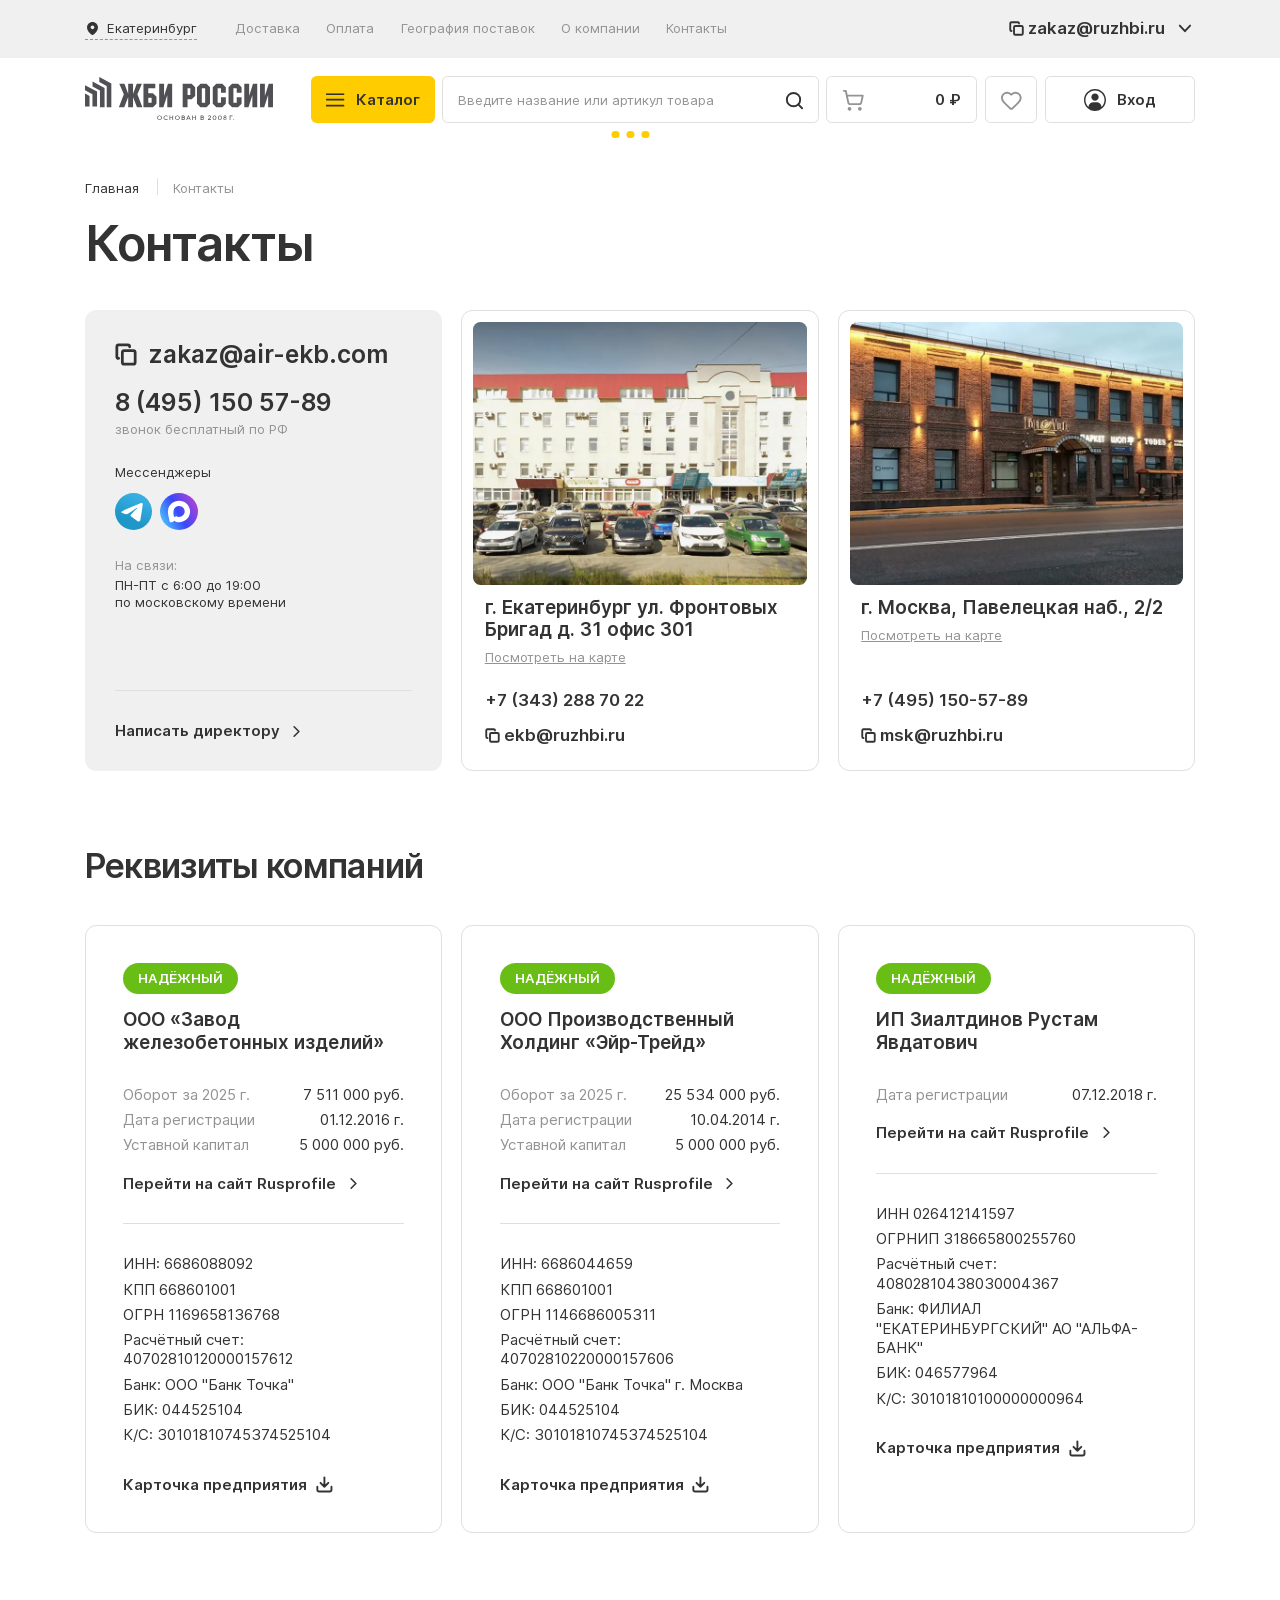
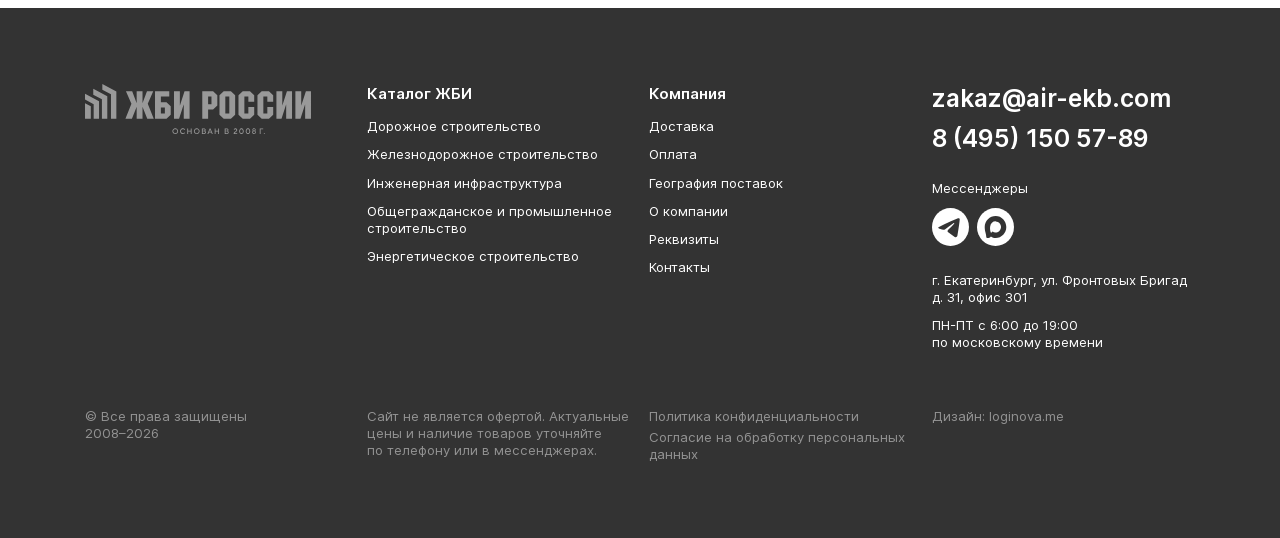
<file: contacts.html>
<!DOCTYPE html>
<html lang="ru">

<head>
    <meta charset="UTF-8">
    <meta name="viewport" content="width=device-width, initial-scale=1.0">
    <meta name="description" content="">
    <meta name="keywords" content="">
    <meta name="color-scheme" content="light only">
    <link rel="stylesheet" href="css/swiper-bundle.min.css">
    <link rel="stylesheet" href="css/fancybox.css">
    <link rel="stylesheet" href="css/style.min.css">
    <link rel="icon" href="img/favicon.svg" type="image/svg+xml">
    <title>Контакты</title>
</head>


<body class="m-page">
    <div class="wrapper">
        <div class="header-top">
            <div class="container">
                <div class="header-top__inner _flex">
                    <a href="" class="header-logo">
                        <img src="img/logo2.svg" alt="">
                    </a>

                    <div data-modal="cityModal" class="header-city _flex">
                        <img src="img/marker3.svg" alt="">
                        <div class="text14">Екатеринбург</div>
                    </div>
                    <div class="nav">
                        <ul>
                            <li><a href="">Доставка</a></li>
                            <li><a href="">Оплата</a></li>
                            <li><a href="">География поставок</a></li>
                            <li><a href="">О компании</a></li>
                            <li><a href="">Контакты</a></li>
                        </ul>
                    </div>

                    <button class="_toggle-catalog header-top__btn m-btn m-btn-yellow">
                        <span>Каталог</span>
                        <img src="img/arrow-right.svg" alt="">
                    </button>

                    <div class="header-action">
                        <div class="header-action__top _flex">
                            <button class="copy-btn" data-copy="zakaz@ruzhbi.ru">
                                <svg xmlns="http://www.w3.org/2000/svg" width="16" height="16" viewBox="0 0 16 16" fill="none">
                                    <path d="M2.66927 10.6654C1.93594 10.6654 1.33594 10.0654 1.33594 9.33203V2.66536C1.33594 1.93203 1.93594 1.33203 2.66927 1.33203H9.33594C10.0693 1.33203 10.6693 1.93203 10.6693 2.66536M6.66927 5.33203H13.3359C14.0723 5.33203 14.6693 5.92898 14.6693 6.66536V13.332C14.6693 14.0684 14.0723 14.6654 13.3359 14.6654H6.66927C5.93289 14.6654 5.33594 14.0684 5.33594 13.332V6.66536C5.33594 5.92898 5.93289 5.33203 6.66927 5.33203Z" stroke="#333333" stroke-width="2" stroke-linecap="round" stroke-linejoin="round" />
                                </svg>
                                <span class="h5 _view1">
                            zakaz@ruzhbi.ru
                        </span>
                                <span class="h5 _view2">
                            скопировано
                        </span>
                            </button>
                            <button class="header-action__toggle">
                                <svg xmlns="http://www.w3.org/2000/svg" width="20" height="20" viewBox="0 0 20 20" fill="none">
                                    <path d="M4 7L9.5 13L15 7" stroke="#333333" stroke-width="2" stroke-linecap="round" stroke-linejoin="round" />
                                </svg>
                            </button>
                        </div>
                        <div class="header-action__bottom">
                            <div class="header-action__links">
                                <a href="" class="header-action__link">
                                    <svg xmlns="http://www.w3.org/2000/svg" width="16" height="16" viewBox="0 0 16 16" fill="none">
                                        <path d="M9.22003 11.046C9.35772 11.1092 9.51283 11.1237 9.65983 11.0869C9.80682 11.0502 9.93692 10.9645 10.0287 10.844L10.2654 10.534C10.3896 10.3684 10.5506 10.234 10.7357 10.1414C10.9209 10.0488 11.125 10.0007 11.332 10.0007H13.332C13.6857 10.0007 14.0248 10.1411 14.2748 10.3912C14.5249 10.6412 14.6654 10.9804 14.6654 11.334V13.334C14.6654 13.6876 14.5249 14.0267 14.2748 14.2768C14.0248 14.5268 13.6857 14.6673 13.332 14.6673C10.1494 14.6673 7.09719 13.403 4.84675 11.1526C2.59631 8.90216 1.33203 5.84992 1.33203 2.66732C1.33203 2.3137 1.47251 1.97456 1.72256 1.72451C1.9726 1.47446 2.31174 1.33398 2.66536 1.33398H4.66536C5.01899 1.33398 5.35812 1.47446 5.60817 1.72451C5.85822 1.97456 5.9987 2.3137 5.9987 2.66732V4.66732C5.9987 4.87431 5.9505 5.07846 5.85793 5.2636C5.76536 5.44874 5.63096 5.60979 5.46536 5.73398L5.15336 5.96798C5.03098 6.06144 4.94471 6.19437 4.90922 6.34422C4.87374 6.49406 4.89122 6.65157 4.9587 6.78998C5.86982 8.64056 7.36831 10.1372 9.22003 11.046Z" stroke="#333333" stroke-width="2" stroke-linecap="round" stroke-linejoin="round" />
                                    </svg>
                                    <span class="h7">
                                8 (495) 150 57-89
                            </span>
                                </a>
                            </div>
                            <div class="header-action__links">
                                <a href="" class="header-action__link">
                                    <svg xmlns="http://www.w3.org/2000/svg" width="16" height="16" viewBox="0 0 16 16" fill="none">
                                        <path class="_fill" d="M1.2071 7.78249C2.60989 7.00979 4.17579 6.36489 5.63889 5.71669C8.15599 4.65499 10.6831 3.61169 13.2357 2.64039C13.7323 2.47489 14.6247 2.31304 14.7122 3.04904C14.6643 4.09084 14.4672 5.12654 14.332 6.16224C13.9888 8.43984 13.5922 10.7096 13.2055 12.9797C13.0722 13.7359 12.125 14.1273 11.5189 13.6434C10.0623 12.6595 8.59449 11.6852 7.15649 10.6785C6.68544 10.1999 7.12224 9.51254 7.54294 9.17074C8.74264 7.98844 10.0149 6.98394 11.1519 5.74054C11.4586 4.99989 10.5524 5.62409 10.2535 5.81534C8.61114 6.94714 7.00894 8.14804 5.27734 9.14274C4.39284 9.62964 3.36194 9.21354 2.47784 8.94184C1.68513 8.61364 0.523522 8.28299 1.20702 7.78254L1.2071 7.78249Z" fill="#333333" />
                                    </svg>
                                    <span class="h7">
                                Telegram
                            </span>
                                </a>
                                <a href="" class="header-action__link">
                                    <svg xmlns="http://www.w3.org/2000/svg" width="16" height="16" viewBox="0 0 16 16" fill="none">
                                        <path class="_fill" d="M8.15549 15.159C6.74231 15.159 6.08558 14.9518 4.94404 14.123C4.22198 15.0554 1.93545 15.784 1.83574 14.5374C1.83574 13.6015 1.62943 12.8107 1.39562 11.9474C1.11711 10.8837 0.800781 9.69926 0.800781 7.98296C0.800781 3.88387 4.14977 0.800049 8.11767 0.800049C12.089 0.800049 15.2007 4.03581 15.2007 8.02094C15.2071 9.90527 14.4689 11.7152 13.1481 13.0534C11.8272 14.3917 10.0317 15.1489 8.15549 15.159ZM8.21394 4.34316C6.28157 4.24301 4.77556 5.58635 4.44203 7.69288C4.16696 9.4368 4.65521 11.5606 5.07126 11.6711C5.27068 11.7194 5.77269 11.312 6.08558 10.9977C6.60296 11.3567 7.20545 11.5723 7.83228 11.6228C8.79478 11.6693 9.73702 11.3346 10.4565 10.6908C11.176 10.047 11.6152 9.14541 11.6798 8.1798C11.7175 7.21218 11.3754 6.2684 10.7272 5.55153C10.079 4.83465 9.17653 4.40198 8.21394 4.34661V4.34316Z" fill="#333333" />
                                    </svg>
                                    <span class="h7">
                                Max
                            </span>
                                </a>
                            </div>
                            <div class="text12 gray-text">
                                ПН-ПТ c 6:00 до 19:00 <br>
                        по московскому времени
                            </div>
                        </div>
                    </div>

                    <button class="header-top__close _toggle-menu">
                        <img src="img/close2.svg" alt="">
                    </button>

                    <a href="" class="header-top__req">
                        <span>Отправить заявку</span>
                        <img src="img/arrow-right.svg" alt="">
                    </a>
                </div>
            </div>
        </div>

        <div class="header-bottom">
            <div class="container">
                <div class="header-bottom__inner _flex">
                    <div class="header-bottom__mob">
                        <a href="" class="header-logo">
                            <img src="img/logo2.svg" alt="">
                        </a>
                        <a href="" class="header-bottom__phone h7">
                            8 (495) 150 57-89
                        </a>
                    </div>
                    <button class="_toggle-catalog catalog-btn m-btn m-btn-yellow">
                        <span class="catalog-btn__img">
                    <img src="img/burger.svg" alt="" class="_view1">
                    <img src="img/burger2.svg" alt="" class="_view2">
                </span>
                        <span class="body-m">Каталог</span>
                    </button>
                    <div class="header-search">
                        <div class="fg">
                            <input type="text" placeholder="Введите название или артикул товара">
                        </div>
                        <img class="header-search__icon" src="img/search.svg" alt="">

                        <div class="search-block__loader loader">
                            <span></span>
                            <span></span>
                            <span></span>
                        </div>
                    </div>
                    <a href="" class="header-cart m-btn-gray-outline">
                        <svg xmlns="http://www.w3.org/2000/svg" width="24" height="24" viewBox="0 0 24 24" fill="none">
                            <path d="M2.05078 2.05078H4.05078L6.71078 14.4708C6.80836 14.9256 7.06145 15.3323 7.42649 15.6206C7.79153 15.909 8.24569 16.0611 8.71078 16.0508H18.4908C18.946 16.05 19.3873 15.8941 19.7418 15.6086C20.0964 15.3232 20.3429 14.9253 20.4408 14.4808L22.0908 7.05078H5.12078M9.00078 21.0008C9.00078 21.5531 8.55307 22.0008 8.00078 22.0008C7.4485 22.0008 7.00078 21.5531 7.00078 21.0008C7.00078 20.4485 7.4485 20.0008 8.00078 20.0008C8.55307 20.0008 9.00078 20.4485 9.00078 21.0008ZM20.0008 21.0008C20.0008 21.5531 19.5531 22.0008 19.0008 22.0008C18.4485 22.0008 18.0008 21.5531 18.0008 21.0008C18.0008 20.4485 18.4485 20.0008 19.0008 20.0008C19.5531 20.0008 20.0008 20.4485 20.0008 21.0008Z" stroke="#939393" stroke-width="2" stroke-linecap="round" stroke-linejoin="round" />
                        </svg>
                        <span class="h6">0 ₽</span>
                    </a>
                    <a href="" class="header-favourite m-btn-gray-outline">
                        <svg xmlns="http://www.w3.org/2000/svg" width="24" height="24" viewBox="0 0 24 24" fill="none">
                            <path d="M2 9.50053C2.00002 8.38773 2.33759 7.30111 2.96813 6.38419C3.59867 5.46727 4.49252 4.76319 5.53161 4.36493C6.5707 3.96667 7.70616 3.89297 8.78801 4.15357C9.86987 4.41417 10.8472 4.99681 11.591 5.82453C11.6434 5.88054 11.7067 5.9252 11.7771 5.95573C11.8474 5.98626 11.9233 6.00201 12 6.00201C12.0767 6.00201 12.1526 5.98626 12.2229 5.95573C12.2933 5.9252 12.3566 5.88054 12.409 5.82453C13.1504 4.99143 14.128 4.4039 15.2116 4.14013C16.2952 3.87636 17.4335 3.94887 18.4749 4.34801C19.5163 4.74715 20.4114 5.45398 21.0411 6.37443C21.6708 7.29488 22.0053 8.38529 22 9.50053C22 11.7905 20.5 13.5005 19 15.0005L13.508 20.3135C13.3217 20.5275 13.0919 20.6994 12.834 20.8178C12.5762 20.9362 12.296 20.9984 12.0123 21.0002C11.7285 21.002 11.4476 20.9434 11.1883 20.8283C10.9289 20.7131 10.697 20.5442 10.508 20.3325L5 15.0005C3.5 13.5005 2 11.8005 2 9.50053Z" stroke="#939393" stroke-width="2" stroke-linecap="round" stroke-linejoin="round" />
                        </svg>
                    </a>
                    <div class="header-lk">
                        <a href="" class="header-lk__show m-btn m-btn-gray-outline">
                            <img src="img/user.svg" alt="">
                            <span class="h6">Вход</span>
                        </a>
                    </div>
                </div>
            </div>
            <div class="header-catalog">
                <button class="_back-to-menu header-catalog__close">
                    <img src="img/close2.svg" alt="">
                </button>
                <button class="_back-to-menu header-catalog__back back-btn">
                    <img src="img/arrow-left.svg" alt="">
                    <span class="h5">Каталог</span>
                </button>
                <div class="container">
                    <div class="header-catalog__inner">
                        <div class="header-catalog__col">
                            <div class="header-catalog__items">
                                <div class="menu-item">
                                    <div class="menu-item__show">
                                        <span class="h5">Популярные категории</span>
                                    </div>
                                    <div class="menu-item__hidden">
                                        <button class="menu-item__back back-btn">
                                            <img src="img/arrow-left.svg" alt="">
                                            <span class="h5">Популярные категории</span>
                                        </button>
                                        <div class="menu-item__scroll">
                                            <div class="menu-group">
                                                <a href="" class="h4">
                                                    Благоустройство территорий
                                                </a>
                                                <ul class="menu-group__links">
                                                    <li><a href="">Вазоны</a></li>
                                                    <li><a href="">Комплектующие водоотвода (решётки, пескоуловители и т.д.)</a></li>
                                                    <li><a href="">Заборы и другие элементы ограждения</a></li>
                                                    <li><a href="">Скамьи</a></li>
                                                    <li><a href="">Стойки (опоры) дорожных знаков</a></li>
                                                    <li><a href="">Столбы освещения (опоры освещения)</a></li>
                                                    <li><a href="">Тетраподы</a></li>
                                                    <li><a href="">Тротуарная плитка</a></li>
                                                    <li><a href="">Урны</a></li>
                                                    <li><a href="">Фундаменты дорожных знаков</a></li>
                                                    <li><a href="">Козырьки входа</a></li>
                                                </ul>
                                            </div>
                                            <div class="menu-group">
                                                <a href="" class="h4">
                                                    Балки
                                                </a>
                                                <ul class="menu-group__links">
                                                    <li><a href="">Балки обвязочные</a></li>
                                                    <li><a href="">Балки перекрытий СБНОС</a></li>
                                                    <li><a href="">Балки подкрановых путей</a></li>
                                                    <li><a href="">Балки стропильные</a></li>
                                                    <li><a href="">Балки фундаментные</a></li>
                                                </ul>
                                            </div>
                                            <div class="menu-group">
                                                <a href="" class="h4">
                                                    Благоустройство территорий
                                                </a>
                                                <ul class="menu-group__links">
                                                    <li><a href="">Вазоны</a></li>
                                                    <li><a href="">Комплектующие водоотвода (решётки, пескоуловители и т.д.)</a></li>
                                                    <li><a href="">Заборы и другие элементы ограждения</a></li>
                                                    <li><a href="">Скамьи</a></li>
                                                    <li><a href="">Стойки (опоры) дорожных знаков</a></li>
                                                    <li><a href="">Столбы освещения (опоры освещения)</a></li>
                                                    <li><a href="">Тетраподы</a></li>
                                                    <li><a href="">Тротуарная плитка</a></li>
                                                    <li><a href="">Урны</a></li>
                                                    <li><a href="">Фундаменты дорожных знаков</a></li>
                                                    <li><a href="">Козырьки входа</a></li>
                                                </ul>
                                            </div>
                                            <div class="menu-item__more _flex">
                                                <a href="" class="menu-item__more-link text16">
                                                    Все товары
                                                </a>
                                            </div>
                                        </div>
                                    </div>
                                </div>

                                <div class="menu-item">
                                    <div class="menu-item__show">
                                        <span class="h5">Дорожное строительство</span>
                                    </div>
                                    <div class="menu-item__hidden">
                                        <button class="menu-item__back back-btn">
                                            <img src="img/arrow-left.svg" alt="">
                                            <span class="h5">Дорожное строительство</span>
                                        </button>
                                        <div class="menu-item__scroll">
                                            <div class="menu-group">
                                                <ul class="menu-group__links">
                                                    <li><a href="">Автопавильоны</a></li>
                                                    <li><a href="">Балки</a></li>
                                                    <li><a href="">Бассейны</a></li>
                                                    <li><a href="">Блоки</a></li>
                                                    <li><a href="">Гаражи</a></li>
                                                    <li><a href="">Детали резервуаров</a></li>
                                                    <li><a href="">Диафрагмы жесткости</a></li>
                                                    <li><a href="">ЖБИ для с/х</a></li>
                                                    <li><a href="">Кирпич</a></li>
                                                    <li><a href="">Колонны</a></li>
                                                    <li><a href="">Люки</a></li>
                                                    <li><a href="">Панели стеновые, цокольные, карнизные, керамзитобетонные</a></li>
                                                    <li><a href="">Перемычки</a></li>
                                                    <li><a href="">Плиты</a></li>
                                                    <li><a href="">Прогоны</a></li>
                                                    <li><a href="">Ригели</a></li>
                                                    <li><a href="">Сваи</a></li>
                                                    <li><a href="">Фундаменты</a></li>
                                                    <li><a href="">Шахты лифта</a></li>
                                                    <li><a href="">Элементы лестничных сходов</a></li>
                                                </ul>
                                            </div>
                                        </div>
                                    </div>
                                </div>

                                <div class="menu-item">
                                    <div class="menu-item__show">
                                        <span class="h5">Железнодорожное строительство</span>
                                    </div>
                                    <div class="menu-item__hidden">
                                        <button class="menu-item__back back-btn">
                                            <img src="img/arrow-left.svg" alt="">
                                            <span class="h5">Железнодорожное строительство</span>
                                        </button>
                                        <div class="menu-item__scroll">
                                            <div class="menu-group">
                                                <ul class="menu-group__links">
                                                    <li><a href="">Автопавильоны</a></li>
                                                    <li><a href="">Балки</a></li>
                                                    <li><a href="">Бассейны</a></li>
                                                    <li><a href="">Блоки</a></li>
                                                    <li><a href="">Гаражи</a></li>
                                                    <li><a href="">Детали резервуаров</a></li>
                                                    <li><a href="">Диафрагмы жесткости</a></li>
                                                    <li><a href="">ЖБИ для с/х</a></li>
                                                    <li><a href="">Кирпич</a></li>
                                                    <li><a href="">Колонны</a></li>
                                                    <li><a href="">Люки</a></li>
                                                    <li><a href="">Панели стеновые, цокольные, карнизные, керамзитобетонные</a></li>
                                                    <li><a href="">Перемычки</a></li>
                                                    <li><a href="">Плиты</a></li>
                                                    <li><a href="">Прогоны</a></li>
                                                    <li><a href="">Ригели</a></li>
                                                    <li><a href="">Сваи</a></li>
                                                    <li><a href="">Фундаменты</a></li>
                                                    <li><a href="">Шахты лифта</a></li>
                                                    <li><a href="">Элементы лестничных сходов</a></li>
                                                </ul>
                                            </div>
                                        </div>
                                    </div>
                                </div>

                                <div class="menu-item">
                                    <div class="menu-item__show">
                                        <span class="h5">Инженерная инфраструктура</span>
                                    </div>
                                    <div class="menu-item__hidden">
                                        <button class="menu-item__back back-btn">
                                            <img src="img/arrow-left.svg" alt="">
                                            <span class="h5">Инженерная инфраструктура</span>
                                        </button>
                                        <div class="menu-item__scroll">
                                            <div class="menu-group">
                                                <ul class="menu-group__links">
                                                    <li><a href="">Автопавильоны</a></li>
                                                    <li><a href="">Балки</a></li>
                                                    <li><a href="">Бассейны</a></li>
                                                    <li><a href="">Блоки</a></li>
                                                    <li><a href="">Гаражи</a></li>
                                                    <li><a href="">Детали резервуаров</a></li>
                                                    <li><a href="">Диафрагмы жесткости</a></li>
                                                    <li><a href="">ЖБИ для с/х</a></li>
                                                    <li><a href="">Кирпич</a></li>
                                                    <li><a href="">Колонны</a></li>
                                                    <li><a href="">Люки</a></li>
                                                    <li><a href="">Панели стеновые, цокольные, карнизные, керамзитобетонные</a></li>
                                                    <li><a href="">Перемычки</a></li>
                                                    <li><a href="">Плиты</a></li>
                                                    <li><a href="">Прогоны</a></li>
                                                    <li><a href="">Ригели</a></li>
                                                    <li><a href="">Сваи</a></li>
                                                    <li><a href="">Фундаменты</a></li>
                                                    <li><a href="">Шахты лифта</a></li>
                                                    <li><a href="">Элементы лестничных сходов</a></li>
                                                </ul>
                                            </div>
                                        </div>
                                    </div>
                                </div>

                                <div class="menu-item">
                                    <div class="menu-item__show">
                                        <span class="h5">Общегражданское и промышленное строительство</span>
                                    </div>
                                    <div class="menu-item__hidden">
                                        <button class="menu-item__back back-btn">
                                            <img src="img/arrow-left.svg" alt="">
                                            <span class="h5">Общегражданское и промышленное строительство</span>
                                        </button>
                                        <div class="menu-item__scroll">
                                            <div class="menu-group">
                                                <ul class="menu-group__links">
                                                    <li><a href="">Автопавильоны</a></li>
                                                    <li><a href="">Балки</a></li>
                                                    <li><a href="">Бассейны</a></li>
                                                    <li><a href="">Блоки</a></li>
                                                    <li><a href="">Гаражи</a></li>
                                                    <li><a href="">Детали резервуаров</a></li>
                                                    <li><a href="">Диафрагмы жесткости</a></li>
                                                    <li><a href="">ЖБИ для с/х</a></li>
                                                    <li><a href="">Кирпич</a></li>
                                                    <li><a href="">Колонны</a></li>
                                                    <li><a href="">Люки</a></li>
                                                    <li><a href="">Панели стеновые, цокольные, карнизные, керамзитобетонные</a></li>
                                                    <li><a href="">Перемычки</a></li>
                                                    <li><a href="">Плиты</a></li>
                                                    <li><a href="">Прогоны</a></li>
                                                    <li><a href="">Ригели</a></li>
                                                    <li><a href="">Сваи</a></li>
                                                    <li><a href="">Фундаменты</a></li>
                                                    <li><a href="">Шахты лифта</a></li>
                                                    <li><a href="">Элементы лестничных сходов</a></li>
                                                </ul>
                                            </div>
                                        </div>
                                    </div>
                                </div>

                                <div class="menu-item">
                                    <div class="menu-item__show">
                                        <span class="h5">Энергетическое строительство</span>
                                    </div>
                                    <div class="menu-item__hidden">
                                        <button class="menu-item__back back-btn">
                                            <img src="img/arrow-left.svg" alt="">
                                            <span class="h5">Энергетическое строительство</span>
                                        </button>
                                        <div class="menu-item__scroll">
                                            <div class="menu-group">
                                                <ul class="menu-group__links">
                                                    <li><a href="">Автопавильоны</a></li>
                                                    <li><a href="">Балки</a></li>
                                                    <li><a href="">Бассейны</a></li>
                                                    <li><a href="">Блоки</a></li>
                                                    <li><a href="">Гаражи</a></li>
                                                    <li><a href="">Детали резервуаров</a></li>
                                                    <li><a href="">Диафрагмы жесткости</a></li>
                                                    <li><a href="">ЖБИ для с/х</a></li>
                                                    <li><a href="">Кирпич</a></li>
                                                    <li><a href="">Колонны</a></li>
                                                    <li><a href="">Люки</a></li>
                                                    <li><a href="">Панели стеновые, цокольные, карнизные, керамзитобетонные</a></li>
                                                    <li><a href="">Перемычки</a></li>
                                                    <li><a href="">Плиты</a></li>
                                                    <li><a href="">Прогоны</a></li>
                                                    <li><a href="">Ригели</a></li>
                                                    <li><a href="">Сваи</a></li>
                                                    <li><a href="">Фундаменты</a></li>
                                                    <li><a href="">Шахты лифта</a></li>
                                                    <li><a href="">Элементы лестничных сходов</a></li>
                                                </ul>
                                            </div>
                                        </div>
                                    </div>
                                </div>

                            </div>
                        </div>
                        <div class="header-catalog__col2"></div>
                    </div>
                </div>
            </div>
        </div>




        <main class="content">

            <div class='contacts-main m-section'>
                <div class="container">
                    <div class='breadcrumbs'>
                        <button class="breadcrumbs__btn">
                            <img src="img/dots.svg" alt="">
                        </button>
                        <div class='breadcrumbs__inner'>
                            <a href="" class="breadcrumbs__item"><span>Главная</span></a>
                            <div class="breadcrumbs__item"><span>Контакты</span></div>
                        </div>
                    </div>
                    <h1 class="h1">
                        Контакты
                    </h1>
                    <div class="_mt40 _mt28-tablet grid3 grid-tablet2 grid-mob-small">
                        <div class="contacts-info">
                            <div class="contacts-info__mail">
                                <button class="copy-btn" data-copy="zakaz@air-ekb.com">
                                    <img src="img/copy.svg" alt="">
                                    <span class="h3 h3-20-mob _view1">
                                        zakaz@air-ekb.com
                                    </span>
                                    <span class="h3 h3-20-mob _view2">
                                        скопировано
                                    </span>
                                </button>
                            </div>
                            <div class="_mt20">
                                <a href="tel:84951505789" class="h3 h3-20-mob">
                                    8 (495) 150 57-89
                                </a>
                                <div class="_mt4">
                                    <div class="text14 gray-text">
                                        звонок бесплатный по РФ
                                    </div>
                                </div>
                            </div>
                            <div class="_mt28">
                                <div class="text14">
                                    Мессенджеры
                                </div>
                                <div class="socials _mt12">
                                    <a href="" class="socials__item">
                                        <img src="img/tg2.svg" alt="">
                                    </a>
                                    <a href="" class="socials__item">
                                        <img src="img/max2.svg" alt="">
                                    </a>
                                </div>
                            </div>
                            <div class="_mt28">
                                <div class="text14 gray-text">
                                    На связи:
                                </div>
                                <div class="_mt4">
                                    <div class="text14">ПН-ПТ c 6:00 до 19:00 по московскому времени</div>
                                </div>
                            </div>
                            <div class="contacts-info__bottom">
                                <a href="" class="contacts-info__link">
                                    <span class="text16">Написать директору</span>
                                    <img src="img/arrow-right.svg" alt="">
                                </a>
                            </div>
                        </div>
                        <div class="contact-card">
                            <div class="contact-card__img">
                                <img src="img/contact-img.webp" alt="">
                            </div>
                            <div class="contact-card__info">
                                <div class="h4">
                                    г. Екатеринбург ул. Фронтовых Бригад д. 31 офис 301
                                </div>
                                <div class="_mt8 _flex">
                                    <a href="" class="text14 gray-text underline-text">
                                        Посмотреть на карте
                                    </a>
                                </div>
                            </div>
                            <div class="contact-card__bottom">
                                <a href="tel:+7 (343) 288 70 22" class="h5">
                                    +7 (343) 288 70 22
                                </a>
                                <div class="_mt12">
                                    <button class="copy-btn" data-copy="ekb@ruzhbi.ru">
                                        <img src="img/copy.svg" alt="">
                                        <span class="h5 _view1">
                    ekb@ruzhbi.ru
                </span>
                                        <span class="h5 _view2">
                    скопировано
                </span>
                                    </button>
                                </div>
                            </div>
                        </div>

                        <div class="contact-card">
                            <div class="contact-card__img">
                                <img src="img/contact-img2.webp" alt="">
                            </div>
                            <div class="contact-card__info">
                                <div class="h4">
                                    г. Москва, Павелецкая наб., 2/2
                                </div>
                                <div class="_mt8 _flex">
                                    <a href="" class="text14 gray-text underline-text">
                                        Посмотреть на карте
                                    </a>
                                </div>
                            </div>
                            <div class="contact-card__bottom">
                                <a href="tel:+7 (495) 150-57-89 " class="h5">
                                    +7 (495) 150-57-89
                                </a>
                                <div class="_mt12">
                                    <button class="copy-btn" data-copy="msk@ruzhbi.ru">
                                        <img src="img/copy.svg" alt="">
                                        <span class="h5 _view1">
                    msk@ruzhbi.ru
                </span>
                                        <span class="h5 _view2">
                    скопировано
                </span>
                                    </button>
                                </div>
                            </div>
                        </div>

                    </div>
                </div>
            </div>

            <div class="requisites m-section _last">
                <div class="container">
                    <div class="h2">
                        Реквизиты компаний
                    </div>
                    <div class="grid3 grid-tablet _mt40 _mt28-tablet">
                        <div class="requisite-card">
                            <div class="requisite-card__badge">
                                <span class="text14">НАДЁЖНЫЙ</span>
                            </div>
                            <div class="_mt16">
                                <div class="h4">
                                    ООО «Завод железобетонных изделий»
                                </div>
                            </div>
                            <div class="requisite-card__props">
                                <div class="requisite-card__prop">
                                    <div class="text16 gray-text">Оборот за 2025 г.</div>
                                    <div class="text16">7 511 000 руб.</div>
                                </div>
                                <div class="requisite-card__prop">
                                    <div class="text16 gray-text">Дата регистрации</div>
                                    <div class="text16">01.12.2016 г.</div>
                                </div>
                                <div class="requisite-card__prop">
                                    <div class="text16 gray-text">Уставной капитал</div>
                                    <div class="text16">5 000 000 руб.</div>
                                </div>
                            </div>
                            <div class="_mt20 _flex">
                                <a href="" class="requisite-card__link">
                                    <span class="text16">Перейти на сайт Rusprofile</span>
                                    <img src="img/arrow-right.svg" alt="">
                                </a>
                            </div>
                            <div class="requisite-card__bottom">
                                <div class="requisite-card__props2">
                                    <div class="requisite-card__prop2 text16">ИНН: 6686088092</div>
                                    <div class="requisite-card__prop2 text16">КПП 668601001</div>
                                    <div class="requisite-card__prop2 text16">ОГРН 1169658136768</div>
                                    <div class="requisite-card__prop2 text16">Расчётный счет: 40702810120000157612</div>
                                    <div class="requisite-card__prop2 text16">Банк: ООО "Банк Точка"</div>
                                    <div class="requisite-card__prop2 text16">БИК: 044525104</div>
                                    <div class="requisite-card__prop2 text16">К/С: 30101810745374525104</div>
                                </div>
                            </div>
                            <div class="_mt32 _flex">
                                <a href="" class="requisite-card__download">
                                    <span class="text16">Карточка предприятия </span>
                                    <svg xmlns="http://www.w3.org/2000/svg" width="20" height="20" viewBox="0 0 20 20" fill="none">
                                        <path d="M10 12.5V2.5M10 12.5L5.83333 8.33333M10 12.5L14.1667 8.33333M17.5 12.5V15.8333C17.5 16.2754 17.3244 16.6993 17.0118 17.0118C16.6993 17.3244 16.2754 17.5 15.8333 17.5H4.16667C3.72464 17.5 3.30072 17.3244 2.98816 17.0118C2.67559 16.6993 2.5 16.2754 2.5 15.8333V12.5" stroke="#333333" stroke-width="2" stroke-linecap="round" stroke-linejoin="round" />
                                    </svg>
                                </a>
                            </div>
                        </div>
                        <div class="requisite-card">
                            <div class="requisite-card__badge">
                                <span class="text14">НАДЁЖНЫЙ</span>
                            </div>
                            <div class="_mt16">
                                <div class="h4">
                                    ООО Производственный Холдинг «Эйр-Трейд»
                                </div>
                            </div>
                            <div class="requisite-card__props">
                                <div class="requisite-card__prop">
                                    <div class="text16 gray-text">Оборот за 2025 г.</div>
                                    <div class="text16">25 534 000 руб.</div>
                                </div>
                                <div class="requisite-card__prop">
                                    <div class="text16 gray-text">Дата регистрации</div>
                                    <div class="text16">10.04.2014 г.</div>
                                </div>
                                <div class="requisite-card__prop">
                                    <div class="text16 gray-text">Уставной капитал</div>
                                    <div class="text16">5 000 000 руб.</div>
                                </div>
                            </div>
                            <div class="_mt20 _flex">
                                <a href="" class="requisite-card__link">
                                    <span class="text16">Перейти на сайт Rusprofile</span>
                                    <img src="img/arrow-right.svg" alt="">
                                </a>
                            </div>
                            <div class="requisite-card__bottom">
                                <div class="requisite-card__props2">
                                    <div class="requisite-card__prop2 text16">ИНН: 6686044659</div>
                                    <div class="requisite-card__prop2 text16">КПП 668601001</div>
                                    <div class="requisite-card__prop2 text16">ОГРН 1146686005311</div>
                                    <div class="requisite-card__prop2 text16">Расчётный счет: 40702810220000157606</div>
                                    <div class="requisite-card__prop2 text16">Банк: ООО "Банк Точка" г. Москва</div>
                                    <div class="requisite-card__prop2 text16">БИК: 044525104</div>
                                    <div class="requisite-card__prop2 text16">К/С: 30101810745374525104</div>
                                </div>
                            </div>
                            <div class="_mt32 _flex">
                                <a href="" class="requisite-card__download">
                                    <span class="text16">Карточка предприятия </span>
                                    <svg xmlns="http://www.w3.org/2000/svg" width="20" height="20" viewBox="0 0 20 20" fill="none">
                                        <path d="M10 12.5V2.5M10 12.5L5.83333 8.33333M10 12.5L14.1667 8.33333M17.5 12.5V15.8333C17.5 16.2754 17.3244 16.6993 17.0118 17.0118C16.6993 17.3244 16.2754 17.5 15.8333 17.5H4.16667C3.72464 17.5 3.30072 17.3244 2.98816 17.0118C2.67559 16.6993 2.5 16.2754 2.5 15.8333V12.5" stroke="#333333" stroke-width="2" stroke-linecap="round" stroke-linejoin="round" />
                                    </svg>
                                </a>
                            </div>
                        </div>
                        <div class="requisite-card">
                            <div class="requisite-card__badge">
                                <span class="text14">НАДЁЖНЫЙ</span>
                            </div>
                            <div class="_mt16">
                                <div class="h4">
                                    ИП Зиалтдинов Рустам Явдатович
                                </div>
                            </div>
                            <div class="requisite-card__props">
                                <div class="requisite-card__prop">
                                    <div class="text16 gray-text">Дата регистрации</div>
                                    <div class="text16">07.12.2018 г.</div>
                                </div>
                            </div>
                            <div class="_mt20 _flex">
                                <a href="" class="requisite-card__link">
                                    <span class="text16">Перейти на сайт Rusprofile</span>
                                    <img src="img/arrow-right.svg" alt="">
                                </a>
                            </div>
                            <div class="requisite-card__bottom">
                                <div class="requisite-card__props2">
                                    <div class="requisite-card__prop2 text16">ИНН 026412141597</div>
                                    <div class="requisite-card__prop2 text16">ОГРНИП 318665800255760</div>
                                    <div class="requisite-card__prop2 text16">Расчётный счет: 40802810438030004367</div>
                                    <div class="requisite-card__prop2 text16">Банк: ФИЛИАЛ "ЕКАТЕРИНБУРГСКИЙ" АО "АЛЬФА-БАНК"</div>
                                    <div class="requisite-card__prop2 text16">БИК: 046577964</div>
                                    <div class="requisite-card__prop2 text16">К/С: 30101810100000000964</div>
                                </div>
                            </div>
                            <div class="_mt32 _flex">
                                <a href="" class="requisite-card__download">
                                    <span class="text16">Карточка предприятия </span>
                                    <svg xmlns="http://www.w3.org/2000/svg" width="20" height="20" viewBox="0 0 20 20" fill="none">
                                        <path d="M10 12.5V2.5M10 12.5L5.83333 8.33333M10 12.5L14.1667 8.33333M17.5 12.5V15.8333C17.5 16.2754 17.3244 16.6993 17.0118 17.0118C16.6993 17.3244 16.2754 17.5 15.8333 17.5H4.16667C3.72464 17.5 3.30072 17.3244 2.98816 17.0118C2.67559 16.6993 2.5 16.2754 2.5 15.8333V12.5" stroke="#333333" stroke-width="2" stroke-linecap="round" stroke-linejoin="round" />
                                    </svg>
                                </a>
                            </div>
                        </div>
                    </div>
                </div>
            </div>

        </main>
        <footer class="footer">
            <div class="container">
                <div class="footer-top grid4">
                    <div class="footer-top__col">
                        <a href="" class="footer__logo">
                            <img src="img/logo.svg" alt="">
                        </a>
                    </div>
                    <div class="footer-top__col2">
                        <div class="body-m semi-bold-text">
                            Каталог ЖБИ
                        </div>
                        <div class="footer-nav _mt16">
                            <ul>
                                <li><a href="">Дорожное строительство</a></li>
                                <li><a href="">Железнодорожное строительство</a></li>
                                <li><a href="">Инженерная инфраструктура</a></li>
                                <li><a href="">Общегражданское и промышленное строительство</a></li>
                                <li><a href="">Энергетическое строительство</a></li>
                            </ul>
                        </div>
                    </div>
                    <div class="footer-top__col3">
                        <div class="body-m semi-bold-text">
                            Компания
                        </div>
                        <div class="footer-nav _mt16">
                            <ul>
                                <li><a href="">Доставка</a></li>
                                <li><a href="">Оплата</a></li>
                                <li><a href="">География поставок</a></li>
                                <li><a href="">О компании</a></li>
                                <li><a href="">Реквизиты</a></li>
                                <li><a href="">Контакты</a></li>
                            </ul>
                        </div>
                    </div>
                    <div class="footer-top__col4">
                        <div class="h3">
                            <a href="mailto:zakaz@air-ekb.com">zakaz@air-ekb.com</a>
                        </div>
                        <div class="_mt12">
                            <div class="h3">
                                <a href="tel:8 (495) 150 57-89">8 (495) 150 57-89</a>
                            </div>
                        </div>
                        <div class="_mt28 _mt16-tablet">
                            <div class="body-s">
                                Мессенджеры
                            </div>
                            <div class="socials _mt12">
                                <a href="" class="socials__item">
                                    <img src="img/tg.svg" alt="">
                                </a>
                                <a href="" class="socials__item">
                                    <img src="img/max.svg" alt="">
                                </a>
                            </div>
                        </div>
                        <div class="_mt28 _mt16-tablet">
                            <div class="body-s">
                                г. Екатеринбург, ул. Фронтовых Бригад <span class="_no-wrap">д. 31,</span> <span class="_no-wrap">офис 301</span>
                            </div>
                            <div class="_mt12">
                                <div class="body-s">
                                    ПН-ПТ c 6:00 до 19:00 по московскому времени
                                </div>
                            </div>
                        </div>
                    </div>
                </div>
                <div class="footer-bottom gray-text grid4">
                    <div class="footer-bottom__col">
                        <div class="body-s">
                            © Все права защищены <br>
                2008–2026
                        </div>
                    </div>
                    <div class="footer-bottom__col2">
                        <div class="body-s">
                            Сайт не является офертой. Актуальные цены <span class="_no-wrap">и наличие</span> товаров уточняйте по телефону или в мессенджерах.
                        </div>
                    </div>
                    <div class="footer-bottom__col3">
                        <a href="" class="body-s">Политика конфиденциальности</a>
                        <div class="_mt4">
                            <a href="" class="body-s">
                                Согласие на обработку персональных данных
                            </a>
                        </div>
                    </div>
                    <div class="footer-bottom__col4">
                        <div class="body-s">
                            Дизайн: <a href="">loginova.me</a>
                        </div>
                    </div>
                </div>
            </div>

            <button class="scroll-up">
                <img src="img/arrow-top.svg" alt="">
            </button>

            <div class="footer-mob">
                <button class="_toggle-menu footer-mob__btn">
                    <img src="img/menu-icon.svg" alt="">
                    <span>Меню</span>
                </button>
                <a href="" class="footer-mob__btn">
                    <img src="img/menu-icon2.svg" alt="">
                    <span>Избранное</span>
                    <span class="pin">2</span>
                </a>
                <a href="" class="footer-mob__btn">
                    <img src="img/menu-icon3.svg" alt="">
                    <span>Корзина</span>
                    <span class="pin">24</span>
                </a>
                <a href="" class="footer-mob__btn">
                    <img src="img/menu-icon4.svg" alt="">
                    <span>Вход</span>
                </a>
                <a href="" class="footer-mob__btn">
                    <img src="img/menu-icon5.svg" alt="">
                    <span>Контакты</span>
                </a>
            </div>

        </footer>
    </div>

    <div class="modal modal-city" id="cityModal">
        <div class="modal__bg modal-bg _close-modal"></div>
        <div class="modal__dialog">
            <div class="h2">
                Куда доставить?
            </div>

            <div class="fg _mt20">
                <input type="text" placeholder="Укажите адрес доставки">
            </div>

            <div class="_mt20 text-center">
                <div class="text14 gray-text">
                    Доставляем по всей России. Разрабатываем схему погрузки, контролируем маршрут и прибытие на объект. <br>
                Имеем собственным автотранспорт до 20т. Так же доставляем ж/д.
                </div>
            </div>


            <button class="close-btn _close-modal">
                <img src="img/close2.svg" alt="">
            </button>
        </div>
    </div>


    <script src="js/jquery.min.js"></script>
    <script src="js/fancybox.umd.js"></script>
    <script src="js/swiper-bundle.min.js"></script>
    <script src="js/main.min.js"></script>

</body>

</html>
</file>
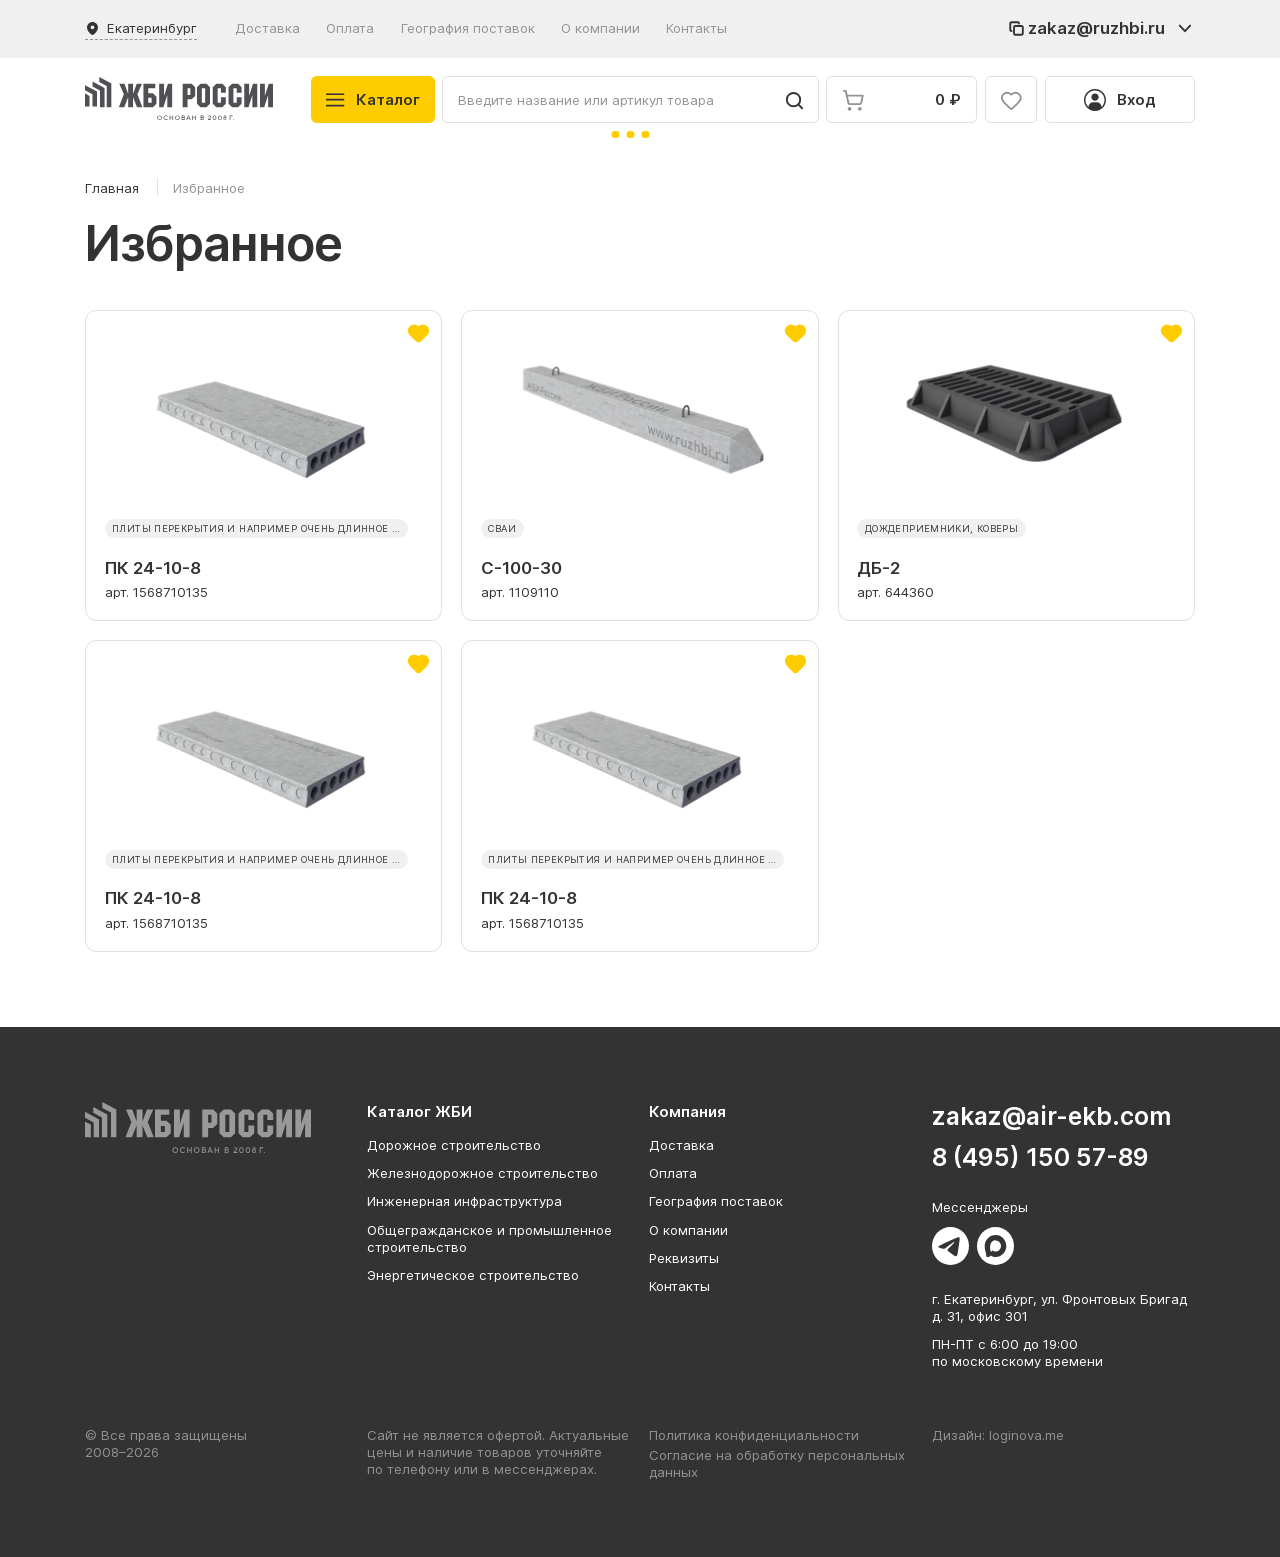
<file: favourite.html>
<!DOCTYPE html>
<html lang="ru">

<head>
    <meta charset="UTF-8">
    <meta name="viewport" content="width=device-width, initial-scale=1.0">
    <meta name="description" content="">
    <meta name="keywords" content="">
    <meta name="color-scheme" content="light only">
    <link rel="stylesheet" href="css/swiper-bundle.min.css">
    <link rel="stylesheet" href="css/fancybox.css">
    <link rel="stylesheet" href="css/style.min.css">
    <link rel="icon" href="img/favicon.svg" type="image/svg+xml">
    <title>Избранное</title>
</head>


<body class="m-page">
    <div class="wrapper">
        <div class="header-top">
            <div class="container">
                <div class="header-top__inner _flex">
                    <a href="" class="header-logo">
                        <img src="img/logo2.svg" alt="">
                    </a>

                    <div data-modal="cityModal" class="header-city _flex">
                        <img src="img/marker3.svg" alt="">
                        <div class="text14">Екатеринбург</div>
                    </div>
                    <div class="nav">
                        <ul>
                            <li><a href="">Доставка</a></li>
                            <li><a href="">Оплата</a></li>
                            <li><a href="">География поставок</a></li>
                            <li><a href="">О компании</a></li>
                            <li><a href="">Контакты</a></li>
                        </ul>
                    </div>

                    <button class="_toggle-catalog header-top__btn m-btn m-btn-yellow">
                        <span>Каталог</span>
                        <img src="img/arrow-right.svg" alt="">
                    </button>

                    <div class="header-action">
                        <div class="header-action__top _flex">
                            <button class="copy-btn" data-copy="zakaz@ruzhbi.ru">
                                <svg xmlns="http://www.w3.org/2000/svg" width="16" height="16" viewBox="0 0 16 16" fill="none">
                                    <path d="M2.66927 10.6654C1.93594 10.6654 1.33594 10.0654 1.33594 9.33203V2.66536C1.33594 1.93203 1.93594 1.33203 2.66927 1.33203H9.33594C10.0693 1.33203 10.6693 1.93203 10.6693 2.66536M6.66927 5.33203H13.3359C14.0723 5.33203 14.6693 5.92898 14.6693 6.66536V13.332C14.6693 14.0684 14.0723 14.6654 13.3359 14.6654H6.66927C5.93289 14.6654 5.33594 14.0684 5.33594 13.332V6.66536C5.33594 5.92898 5.93289 5.33203 6.66927 5.33203Z" stroke="#333333" stroke-width="2" stroke-linecap="round" stroke-linejoin="round" />
                                </svg>
                                <span class="h5 _view1">
                            zakaz@ruzhbi.ru
                        </span>
                                <span class="h5 _view2">
                            скопировано
                        </span>
                            </button>
                            <button class="header-action__toggle">
                                <svg xmlns="http://www.w3.org/2000/svg" width="20" height="20" viewBox="0 0 20 20" fill="none">
                                    <path d="M4 7L9.5 13L15 7" stroke="#333333" stroke-width="2" stroke-linecap="round" stroke-linejoin="round" />
                                </svg>
                            </button>
                        </div>
                        <div class="header-action__bottom">
                            <div class="header-action__links">
                                <a href="" class="header-action__link">
                                    <svg xmlns="http://www.w3.org/2000/svg" width="16" height="16" viewBox="0 0 16 16" fill="none">
                                        <path d="M9.22003 11.046C9.35772 11.1092 9.51283 11.1237 9.65983 11.0869C9.80682 11.0502 9.93692 10.9645 10.0287 10.844L10.2654 10.534C10.3896 10.3684 10.5506 10.234 10.7357 10.1414C10.9209 10.0488 11.125 10.0007 11.332 10.0007H13.332C13.6857 10.0007 14.0248 10.1411 14.2748 10.3912C14.5249 10.6412 14.6654 10.9804 14.6654 11.334V13.334C14.6654 13.6876 14.5249 14.0267 14.2748 14.2768C14.0248 14.5268 13.6857 14.6673 13.332 14.6673C10.1494 14.6673 7.09719 13.403 4.84675 11.1526C2.59631 8.90216 1.33203 5.84992 1.33203 2.66732C1.33203 2.3137 1.47251 1.97456 1.72256 1.72451C1.9726 1.47446 2.31174 1.33398 2.66536 1.33398H4.66536C5.01899 1.33398 5.35812 1.47446 5.60817 1.72451C5.85822 1.97456 5.9987 2.3137 5.9987 2.66732V4.66732C5.9987 4.87431 5.9505 5.07846 5.85793 5.2636C5.76536 5.44874 5.63096 5.60979 5.46536 5.73398L5.15336 5.96798C5.03098 6.06144 4.94471 6.19437 4.90922 6.34422C4.87374 6.49406 4.89122 6.65157 4.9587 6.78998C5.86982 8.64056 7.36831 10.1372 9.22003 11.046Z" stroke="#333333" stroke-width="2" stroke-linecap="round" stroke-linejoin="round" />
                                    </svg>
                                    <span class="h7">
                                8 (495) 150 57-89
                            </span>
                                </a>
                            </div>
                            <div class="header-action__links">
                                <a href="" class="header-action__link">
                                    <svg xmlns="http://www.w3.org/2000/svg" width="16" height="16" viewBox="0 0 16 16" fill="none">
                                        <path class="_fill" d="M1.2071 7.78249C2.60989 7.00979 4.17579 6.36489 5.63889 5.71669C8.15599 4.65499 10.6831 3.61169 13.2357 2.64039C13.7323 2.47489 14.6247 2.31304 14.7122 3.04904C14.6643 4.09084 14.4672 5.12654 14.332 6.16224C13.9888 8.43984 13.5922 10.7096 13.2055 12.9797C13.0722 13.7359 12.125 14.1273 11.5189 13.6434C10.0623 12.6595 8.59449 11.6852 7.15649 10.6785C6.68544 10.1999 7.12224 9.51254 7.54294 9.17074C8.74264 7.98844 10.0149 6.98394 11.1519 5.74054C11.4586 4.99989 10.5524 5.62409 10.2535 5.81534C8.61114 6.94714 7.00894 8.14804 5.27734 9.14274C4.39284 9.62964 3.36194 9.21354 2.47784 8.94184C1.68513 8.61364 0.523522 8.28299 1.20702 7.78254L1.2071 7.78249Z" fill="#333333" />
                                    </svg>
                                    <span class="h7">
                                Telegram
                            </span>
                                </a>
                                <a href="" class="header-action__link">
                                    <svg xmlns="http://www.w3.org/2000/svg" width="16" height="16" viewBox="0 0 16 16" fill="none">
                                        <path class="_fill" d="M8.15549 15.159C6.74231 15.159 6.08558 14.9518 4.94404 14.123C4.22198 15.0554 1.93545 15.784 1.83574 14.5374C1.83574 13.6015 1.62943 12.8107 1.39562 11.9474C1.11711 10.8837 0.800781 9.69926 0.800781 7.98296C0.800781 3.88387 4.14977 0.800049 8.11767 0.800049C12.089 0.800049 15.2007 4.03581 15.2007 8.02094C15.2071 9.90527 14.4689 11.7152 13.1481 13.0534C11.8272 14.3917 10.0317 15.1489 8.15549 15.159ZM8.21394 4.34316C6.28157 4.24301 4.77556 5.58635 4.44203 7.69288C4.16696 9.4368 4.65521 11.5606 5.07126 11.6711C5.27068 11.7194 5.77269 11.312 6.08558 10.9977C6.60296 11.3567 7.20545 11.5723 7.83228 11.6228C8.79478 11.6693 9.73702 11.3346 10.4565 10.6908C11.176 10.047 11.6152 9.14541 11.6798 8.1798C11.7175 7.21218 11.3754 6.2684 10.7272 5.55153C10.079 4.83465 9.17653 4.40198 8.21394 4.34661V4.34316Z" fill="#333333" />
                                    </svg>
                                    <span class="h7">
                                Max
                            </span>
                                </a>
                            </div>
                            <div class="text12 gray-text">
                                ПН-ПТ c 6:00 до 19:00 <br>
                        по московскому времени
                            </div>
                        </div>
                    </div>

                    <button class="header-top__close _toggle-menu">
                        <img src="img/close2.svg" alt="">
                    </button>

                    <a href="" class="header-top__req">
                        <span>Отправить заявку</span>
                        <img src="img/arrow-right.svg" alt="">
                    </a>
                </div>
            </div>
        </div>

        <div class="header-bottom">
            <div class="container">
                <div class="header-bottom__inner _flex">
                    <div class="header-bottom__mob">
                        <a href="" class="header-logo">
                            <img src="img/logo2.svg" alt="">
                        </a>
                        <a href="" class="header-bottom__phone h7">
                            8 (495) 150 57-89
                        </a>
                    </div>
                    <button class="_toggle-catalog catalog-btn m-btn m-btn-yellow">
                        <span class="catalog-btn__img">
                    <img src="img/burger.svg" alt="" class="_view1">
                    <img src="img/burger2.svg" alt="" class="_view2">
                </span>
                        <span class="body-m">Каталог</span>
                    </button>
                    <div class="header-search">
                        <div class="fg">
                            <input type="text" placeholder="Введите название или артикул товара">
                        </div>
                        <img class="header-search__icon" src="img/search.svg" alt="">

                        <div class="search-block__loader loader">
                            <span></span>
                            <span></span>
                            <span></span>
                        </div>
                    </div>
                    <a href="" class="header-cart m-btn-gray-outline">
                        <svg xmlns="http://www.w3.org/2000/svg" width="24" height="24" viewBox="0 0 24 24" fill="none">
                            <path d="M2.05078 2.05078H4.05078L6.71078 14.4708C6.80836 14.9256 7.06145 15.3323 7.42649 15.6206C7.79153 15.909 8.24569 16.0611 8.71078 16.0508H18.4908C18.946 16.05 19.3873 15.8941 19.7418 15.6086C20.0964 15.3232 20.3429 14.9253 20.4408 14.4808L22.0908 7.05078H5.12078M9.00078 21.0008C9.00078 21.5531 8.55307 22.0008 8.00078 22.0008C7.4485 22.0008 7.00078 21.5531 7.00078 21.0008C7.00078 20.4485 7.4485 20.0008 8.00078 20.0008C8.55307 20.0008 9.00078 20.4485 9.00078 21.0008ZM20.0008 21.0008C20.0008 21.5531 19.5531 22.0008 19.0008 22.0008C18.4485 22.0008 18.0008 21.5531 18.0008 21.0008C18.0008 20.4485 18.4485 20.0008 19.0008 20.0008C19.5531 20.0008 20.0008 20.4485 20.0008 21.0008Z" stroke="#939393" stroke-width="2" stroke-linecap="round" stroke-linejoin="round" />
                        </svg>
                        <span class="h6">0 ₽</span>
                    </a>
                    <a href="" class="header-favourite m-btn-gray-outline">
                        <svg xmlns="http://www.w3.org/2000/svg" width="24" height="24" viewBox="0 0 24 24" fill="none">
                            <path d="M2 9.50053C2.00002 8.38773 2.33759 7.30111 2.96813 6.38419C3.59867 5.46727 4.49252 4.76319 5.53161 4.36493C6.5707 3.96667 7.70616 3.89297 8.78801 4.15357C9.86987 4.41417 10.8472 4.99681 11.591 5.82453C11.6434 5.88054 11.7067 5.9252 11.7771 5.95573C11.8474 5.98626 11.9233 6.00201 12 6.00201C12.0767 6.00201 12.1526 5.98626 12.2229 5.95573C12.2933 5.9252 12.3566 5.88054 12.409 5.82453C13.1504 4.99143 14.128 4.4039 15.2116 4.14013C16.2952 3.87636 17.4335 3.94887 18.4749 4.34801C19.5163 4.74715 20.4114 5.45398 21.0411 6.37443C21.6708 7.29488 22.0053 8.38529 22 9.50053C22 11.7905 20.5 13.5005 19 15.0005L13.508 20.3135C13.3217 20.5275 13.0919 20.6994 12.834 20.8178C12.5762 20.9362 12.296 20.9984 12.0123 21.0002C11.7285 21.002 11.4476 20.9434 11.1883 20.8283C10.9289 20.7131 10.697 20.5442 10.508 20.3325L5 15.0005C3.5 13.5005 2 11.8005 2 9.50053Z" stroke="#939393" stroke-width="2" stroke-linecap="round" stroke-linejoin="round" />
                        </svg>
                    </a>
                    <div class="header-lk">
                        <a href="" class="header-lk__show m-btn m-btn-gray-outline">
                            <img src="img/user.svg" alt="">
                            <span class="h6">Вход</span>
                        </a>
                    </div>
                </div>
            </div>
            <div class="header-catalog">
                <button class="_back-to-menu header-catalog__close">
                    <img src="img/close2.svg" alt="">
                </button>
                <button class="_back-to-menu header-catalog__back back-btn">
                    <img src="img/arrow-left.svg" alt="">
                    <span class="h5">Каталог</span>
                </button>
                <div class="container">
                    <div class="header-catalog__inner">
                        <div class="header-catalog__col">
                            <div class="header-catalog__items">
                                <div class="menu-item">
                                    <div class="menu-item__show">
                                        <span class="h5">Популярные категории</span>
                                    </div>
                                    <div class="menu-item__hidden">
                                        <button class="menu-item__back back-btn">
                                            <img src="img/arrow-left.svg" alt="">
                                            <span class="h5">Популярные категории</span>
                                        </button>
                                        <div class="menu-item__scroll">
                                            <div class="menu-group">
                                                <a href="" class="h4">
                                                    Благоустройство территорий
                                                </a>
                                                <ul class="menu-group__links">
                                                    <li><a href="">Вазоны</a></li>
                                                    <li><a href="">Комплектующие водоотвода (решётки, пескоуловители и т.д.)</a></li>
                                                    <li><a href="">Заборы и другие элементы ограждения</a></li>
                                                    <li><a href="">Скамьи</a></li>
                                                    <li><a href="">Стойки (опоры) дорожных знаков</a></li>
                                                    <li><a href="">Столбы освещения (опоры освещения)</a></li>
                                                    <li><a href="">Тетраподы</a></li>
                                                    <li><a href="">Тротуарная плитка</a></li>
                                                    <li><a href="">Урны</a></li>
                                                    <li><a href="">Фундаменты дорожных знаков</a></li>
                                                    <li><a href="">Козырьки входа</a></li>
                                                </ul>
                                            </div>
                                            <div class="menu-group">
                                                <a href="" class="h4">
                                                    Балки
                                                </a>
                                                <ul class="menu-group__links">
                                                    <li><a href="">Балки обвязочные</a></li>
                                                    <li><a href="">Балки перекрытий СБНОС</a></li>
                                                    <li><a href="">Балки подкрановых путей</a></li>
                                                    <li><a href="">Балки стропильные</a></li>
                                                    <li><a href="">Балки фундаментные</a></li>
                                                </ul>
                                            </div>
                                            <div class="menu-group">
                                                <a href="" class="h4">
                                                    Благоустройство территорий
                                                </a>
                                                <ul class="menu-group__links">
                                                    <li><a href="">Вазоны</a></li>
                                                    <li><a href="">Комплектующие водоотвода (решётки, пескоуловители и т.д.)</a></li>
                                                    <li><a href="">Заборы и другие элементы ограждения</a></li>
                                                    <li><a href="">Скамьи</a></li>
                                                    <li><a href="">Стойки (опоры) дорожных знаков</a></li>
                                                    <li><a href="">Столбы освещения (опоры освещения)</a></li>
                                                    <li><a href="">Тетраподы</a></li>
                                                    <li><a href="">Тротуарная плитка</a></li>
                                                    <li><a href="">Урны</a></li>
                                                    <li><a href="">Фундаменты дорожных знаков</a></li>
                                                    <li><a href="">Козырьки входа</a></li>
                                                </ul>
                                            </div>
                                            <div class="menu-item__more _flex">
                                                <a href="" class="menu-item__more-link text16">
                                                    Все товары
                                                </a>
                                            </div>
                                        </div>
                                    </div>
                                </div>

                                <div class="menu-item">
                                    <div class="menu-item__show">
                                        <span class="h5">Дорожное строительство</span>
                                    </div>
                                    <div class="menu-item__hidden">
                                        <button class="menu-item__back back-btn">
                                            <img src="img/arrow-left.svg" alt="">
                                            <span class="h5">Дорожное строительство</span>
                                        </button>
                                        <div class="menu-item__scroll">
                                            <div class="menu-group">
                                                <ul class="menu-group__links">
                                                    <li><a href="">Автопавильоны</a></li>
                                                    <li><a href="">Балки</a></li>
                                                    <li><a href="">Бассейны</a></li>
                                                    <li><a href="">Блоки</a></li>
                                                    <li><a href="">Гаражи</a></li>
                                                    <li><a href="">Детали резервуаров</a></li>
                                                    <li><a href="">Диафрагмы жесткости</a></li>
                                                    <li><a href="">ЖБИ для с/х</a></li>
                                                    <li><a href="">Кирпич</a></li>
                                                    <li><a href="">Колонны</a></li>
                                                    <li><a href="">Люки</a></li>
                                                    <li><a href="">Панели стеновые, цокольные, карнизные, керамзитобетонные</a></li>
                                                    <li><a href="">Перемычки</a></li>
                                                    <li><a href="">Плиты</a></li>
                                                    <li><a href="">Прогоны</a></li>
                                                    <li><a href="">Ригели</a></li>
                                                    <li><a href="">Сваи</a></li>
                                                    <li><a href="">Фундаменты</a></li>
                                                    <li><a href="">Шахты лифта</a></li>
                                                    <li><a href="">Элементы лестничных сходов</a></li>
                                                </ul>
                                            </div>
                                        </div>
                                    </div>
                                </div>

                                <div class="menu-item">
                                    <div class="menu-item__show">
                                        <span class="h5">Железнодорожное строительство</span>
                                    </div>
                                    <div class="menu-item__hidden">
                                        <button class="menu-item__back back-btn">
                                            <img src="img/arrow-left.svg" alt="">
                                            <span class="h5">Железнодорожное строительство</span>
                                        </button>
                                        <div class="menu-item__scroll">
                                            <div class="menu-group">
                                                <ul class="menu-group__links">
                                                    <li><a href="">Автопавильоны</a></li>
                                                    <li><a href="">Балки</a></li>
                                                    <li><a href="">Бассейны</a></li>
                                                    <li><a href="">Блоки</a></li>
                                                    <li><a href="">Гаражи</a></li>
                                                    <li><a href="">Детали резервуаров</a></li>
                                                    <li><a href="">Диафрагмы жесткости</a></li>
                                                    <li><a href="">ЖБИ для с/х</a></li>
                                                    <li><a href="">Кирпич</a></li>
                                                    <li><a href="">Колонны</a></li>
                                                    <li><a href="">Люки</a></li>
                                                    <li><a href="">Панели стеновые, цокольные, карнизные, керамзитобетонные</a></li>
                                                    <li><a href="">Перемычки</a></li>
                                                    <li><a href="">Плиты</a></li>
                                                    <li><a href="">Прогоны</a></li>
                                                    <li><a href="">Ригели</a></li>
                                                    <li><a href="">Сваи</a></li>
                                                    <li><a href="">Фундаменты</a></li>
                                                    <li><a href="">Шахты лифта</a></li>
                                                    <li><a href="">Элементы лестничных сходов</a></li>
                                                </ul>
                                            </div>
                                        </div>
                                    </div>
                                </div>

                                <div class="menu-item">
                                    <div class="menu-item__show">
                                        <span class="h5">Инженерная инфраструктура</span>
                                    </div>
                                    <div class="menu-item__hidden">
                                        <button class="menu-item__back back-btn">
                                            <img src="img/arrow-left.svg" alt="">
                                            <span class="h5">Инженерная инфраструктура</span>
                                        </button>
                                        <div class="menu-item__scroll">
                                            <div class="menu-group">
                                                <ul class="menu-group__links">
                                                    <li><a href="">Автопавильоны</a></li>
                                                    <li><a href="">Балки</a></li>
                                                    <li><a href="">Бассейны</a></li>
                                                    <li><a href="">Блоки</a></li>
                                                    <li><a href="">Гаражи</a></li>
                                                    <li><a href="">Детали резервуаров</a></li>
                                                    <li><a href="">Диафрагмы жесткости</a></li>
                                                    <li><a href="">ЖБИ для с/х</a></li>
                                                    <li><a href="">Кирпич</a></li>
                                                    <li><a href="">Колонны</a></li>
                                                    <li><a href="">Люки</a></li>
                                                    <li><a href="">Панели стеновые, цокольные, карнизные, керамзитобетонные</a></li>
                                                    <li><a href="">Перемычки</a></li>
                                                    <li><a href="">Плиты</a></li>
                                                    <li><a href="">Прогоны</a></li>
                                                    <li><a href="">Ригели</a></li>
                                                    <li><a href="">Сваи</a></li>
                                                    <li><a href="">Фундаменты</a></li>
                                                    <li><a href="">Шахты лифта</a></li>
                                                    <li><a href="">Элементы лестничных сходов</a></li>
                                                </ul>
                                            </div>
                                        </div>
                                    </div>
                                </div>

                                <div class="menu-item">
                                    <div class="menu-item__show">
                                        <span class="h5">Общегражданское и промышленное строительство</span>
                                    </div>
                                    <div class="menu-item__hidden">
                                        <button class="menu-item__back back-btn">
                                            <img src="img/arrow-left.svg" alt="">
                                            <span class="h5">Общегражданское и промышленное строительство</span>
                                        </button>
                                        <div class="menu-item__scroll">
                                            <div class="menu-group">
                                                <ul class="menu-group__links">
                                                    <li><a href="">Автопавильоны</a></li>
                                                    <li><a href="">Балки</a></li>
                                                    <li><a href="">Бассейны</a></li>
                                                    <li><a href="">Блоки</a></li>
                                                    <li><a href="">Гаражи</a></li>
                                                    <li><a href="">Детали резервуаров</a></li>
                                                    <li><a href="">Диафрагмы жесткости</a></li>
                                                    <li><a href="">ЖБИ для с/х</a></li>
                                                    <li><a href="">Кирпич</a></li>
                                                    <li><a href="">Колонны</a></li>
                                                    <li><a href="">Люки</a></li>
                                                    <li><a href="">Панели стеновые, цокольные, карнизные, керамзитобетонные</a></li>
                                                    <li><a href="">Перемычки</a></li>
                                                    <li><a href="">Плиты</a></li>
                                                    <li><a href="">Прогоны</a></li>
                                                    <li><a href="">Ригели</a></li>
                                                    <li><a href="">Сваи</a></li>
                                                    <li><a href="">Фундаменты</a></li>
                                                    <li><a href="">Шахты лифта</a></li>
                                                    <li><a href="">Элементы лестничных сходов</a></li>
                                                </ul>
                                            </div>
                                        </div>
                                    </div>
                                </div>

                                <div class="menu-item">
                                    <div class="menu-item__show">
                                        <span class="h5">Энергетическое строительство</span>
                                    </div>
                                    <div class="menu-item__hidden">
                                        <button class="menu-item__back back-btn">
                                            <img src="img/arrow-left.svg" alt="">
                                            <span class="h5">Энергетическое строительство</span>
                                        </button>
                                        <div class="menu-item__scroll">
                                            <div class="menu-group">
                                                <ul class="menu-group__links">
                                                    <li><a href="">Автопавильоны</a></li>
                                                    <li><a href="">Балки</a></li>
                                                    <li><a href="">Бассейны</a></li>
                                                    <li><a href="">Блоки</a></li>
                                                    <li><a href="">Гаражи</a></li>
                                                    <li><a href="">Детали резервуаров</a></li>
                                                    <li><a href="">Диафрагмы жесткости</a></li>
                                                    <li><a href="">ЖБИ для с/х</a></li>
                                                    <li><a href="">Кирпич</a></li>
                                                    <li><a href="">Колонны</a></li>
                                                    <li><a href="">Люки</a></li>
                                                    <li><a href="">Панели стеновые, цокольные, карнизные, керамзитобетонные</a></li>
                                                    <li><a href="">Перемычки</a></li>
                                                    <li><a href="">Плиты</a></li>
                                                    <li><a href="">Прогоны</a></li>
                                                    <li><a href="">Ригели</a></li>
                                                    <li><a href="">Сваи</a></li>
                                                    <li><a href="">Фундаменты</a></li>
                                                    <li><a href="">Шахты лифта</a></li>
                                                    <li><a href="">Элементы лестничных сходов</a></li>
                                                </ul>
                                            </div>
                                        </div>
                                    </div>
                                </div>

                            </div>
                        </div>
                        <div class="header-catalog__col2"></div>
                    </div>
                </div>
            </div>
        </div>




        <main class="content">

            <div class='favourite m-section _last'>
                <div class="container">
                    <div class='breadcrumbs'>
                        <button class="breadcrumbs__btn">
                            <img src="img/dots.svg" alt="">
                        </button>
                        <div class='breadcrumbs__inner'>
                            <a href="" class="breadcrumbs__item"><span>Главная</span></a>
                            <div class="breadcrumbs__item"><span>Избранное</span></div>
                        </div>
                    </div>
                    <h1 class="h1">
                        Избранное
                    </h1>
                    <div class="_mt40 _mt28-tablet grid4 grid-laptop3 grid-tablet2 grid-mob-small">
                        <div class="product-card4">
                            <button class="favourite-btn _added"></button>
                            <a href="" class="product-card4__img _scale-img">
                                <img src="img/product-img19.webp" alt="">
                            </a>
                            <a href="" class="product-card4__tag">
                                <span>плиты перекрытия и например очень длинное …</span>
                            </a>
                            <div class="_mt20">
                                <a href="" class="h5">ПК 24-10-8</a>
                            </div>
                            <div class="_mt4">
                                <div class="text14">
                                    арт. 1568710135
                                </div>
                            </div>
                        </div>

                        <div class="product-card4">
                            <button class="favourite-btn _added"></button>
                            <a href="" class="product-card4__img _scale-img">
                                <img src="img/product-img20.webp" alt="">
                            </a>
                            <a href="" class="product-card4__tag">
                                <span>сваи</span>
                            </a>
                            <div class="_mt20">
                                <a href="" class="h5">С-100-30</a>
                            </div>
                            <div class="_mt4">
                                <div class="text14">
                                    арт. 1109110
                                </div>
                            </div>
                        </div>

                        <div class="product-card4">
                            <button class="favourite-btn _added"></button>
                            <a href="" class="product-card4__img _scale-img">
                                <img src="img/product-img21.webp" alt="">
                            </a>
                            <a href="" class="product-card4__tag">
                                <span>Дождеприемники, коверы</span>
                            </a>
                            <div class="_mt20">
                                <a href="" class="h5">ДБ-2</a>
                            </div>
                            <div class="_mt4">
                                <div class="text14">
                                    арт. 644360
                                </div>
                            </div>
                        </div>

                        <div class="product-card4">
                            <button class="favourite-btn _added"></button>
                            <a href="" class="product-card4__img _scale-img">
                                <img src="img/product-img19.webp" alt="">
                            </a>
                            <a href="" class="product-card4__tag">
                                <span>плиты перекрытия и например очень длинное …</span>
                            </a>
                            <div class="_mt20">
                                <a href="" class="h5">ПК 24-10-8</a>
                            </div>
                            <div class="_mt4">
                                <div class="text14">
                                    арт. 1568710135
                                </div>
                            </div>
                        </div>

                        <div class="product-card4">
                            <button class="favourite-btn _added"></button>
                            <a href="" class="product-card4__img _scale-img">
                                <img src="img/product-img19.webp" alt="">
                            </a>
                            <a href="" class="product-card4__tag">
                                <span>плиты перекрытия и например очень длинное …</span>
                            </a>
                            <div class="_mt20">
                                <a href="" class="h5">ПК 24-10-8</a>
                            </div>
                            <div class="_mt4">
                                <div class="text14">
                                    арт. 1568710135
                                </div>
                            </div>
                        </div>

                    </div>
                </div>
            </div>

        </main>
        <footer class="footer">
            <div class="container">
                <div class="footer-top grid4">
                    <div class="footer-top__col">
                        <a href="" class="footer__logo">
                            <img src="img/logo.svg" alt="">
                        </a>
                    </div>
                    <div class="footer-top__col2">
                        <div class="body-m semi-bold-text">
                            Каталог ЖБИ
                        </div>
                        <div class="footer-nav _mt16">
                            <ul>
                                <li><a href="">Дорожное строительство</a></li>
                                <li><a href="">Железнодорожное строительство</a></li>
                                <li><a href="">Инженерная инфраструктура</a></li>
                                <li><a href="">Общегражданское и промышленное строительство</a></li>
                                <li><a href="">Энергетическое строительство</a></li>
                            </ul>
                        </div>
                    </div>
                    <div class="footer-top__col3">
                        <div class="body-m semi-bold-text">
                            Компания
                        </div>
                        <div class="footer-nav _mt16">
                            <ul>
                                <li><a href="">Доставка</a></li>
                                <li><a href="">Оплата</a></li>
                                <li><a href="">География поставок</a></li>
                                <li><a href="">О компании</a></li>
                                <li><a href="">Реквизиты</a></li>
                                <li><a href="">Контакты</a></li>
                            </ul>
                        </div>
                    </div>
                    <div class="footer-top__col4">
                        <div class="h3">
                            <a href="mailto:zakaz@air-ekb.com">zakaz@air-ekb.com</a>
                        </div>
                        <div class="_mt12">
                            <div class="h3">
                                <a href="tel:8 (495) 150 57-89">8 (495) 150 57-89</a>
                            </div>
                        </div>
                        <div class="_mt28 _mt16-tablet">
                            <div class="body-s">
                                Мессенджеры
                            </div>
                            <div class="socials _mt12">
                                <a href="" class="socials__item">
                                    <img src="img/tg.svg" alt="">
                                </a>
                                <a href="" class="socials__item">
                                    <img src="img/max.svg" alt="">
                                </a>
                            </div>
                        </div>
                        <div class="_mt28 _mt16-tablet">
                            <div class="body-s">
                                г. Екатеринбург, ул. Фронтовых Бригад <span class="_no-wrap">д. 31,</span> <span class="_no-wrap">офис 301</span>
                            </div>
                            <div class="_mt12">
                                <div class="body-s">
                                    ПН-ПТ c 6:00 до 19:00 по московскому времени
                                </div>
                            </div>
                        </div>
                    </div>
                </div>
                <div class="footer-bottom gray-text grid4">
                    <div class="footer-bottom__col">
                        <div class="body-s">
                            © Все права защищены <br>
                2008–2026
                        </div>
                    </div>
                    <div class="footer-bottom__col2">
                        <div class="body-s">
                            Сайт не является офертой. Актуальные цены <span class="_no-wrap">и наличие</span> товаров уточняйте по телефону или в мессенджерах.
                        </div>
                    </div>
                    <div class="footer-bottom__col3">
                        <a href="" class="body-s">Политика конфиденциальности</a>
                        <div class="_mt4">
                            <a href="" class="body-s">
                                Согласие на обработку персональных данных
                            </a>
                        </div>
                    </div>
                    <div class="footer-bottom__col4">
                        <div class="body-s">
                            Дизайн: <a href="">loginova.me</a>
                        </div>
                    </div>
                </div>
            </div>

            <button class="scroll-up">
                <img src="img/arrow-top.svg" alt="">
            </button>

            <div class="footer-mob">
                <button class="_toggle-menu footer-mob__btn">
                    <img src="img/menu-icon.svg" alt="">
                    <span>Меню</span>
                </button>
                <a href="" class="footer-mob__btn">
                    <img src="img/menu-icon2.svg" alt="">
                    <span>Избранное</span>
                    <span class="pin">2</span>
                </a>
                <a href="" class="footer-mob__btn">
                    <img src="img/menu-icon3.svg" alt="">
                    <span>Корзина</span>
                    <span class="pin">24</span>
                </a>
                <a href="" class="footer-mob__btn">
                    <img src="img/menu-icon4.svg" alt="">
                    <span>Вход</span>
                </a>
                <a href="" class="footer-mob__btn">
                    <img src="img/menu-icon5.svg" alt="">
                    <span>Контакты</span>
                </a>
            </div>

        </footer>
    </div>

    <div class="modal modal-city" id="cityModal">
        <div class="modal__bg modal-bg _close-modal"></div>
        <div class="modal__dialog">
            <div class="h2">
                Куда доставить?
            </div>

            <div class="fg _mt20">
                <input type="text" placeholder="Укажите адрес доставки">
            </div>

            <div class="_mt20 text-center">
                <div class="text14 gray-text">
                    Доставляем по всей России. Разрабатываем схему погрузки, контролируем маршрут и прибытие на объект. <br>
                Имеем собственным автотранспорт до 20т. Так же доставляем ж/д.
                </div>
            </div>


            <button class="close-btn _close-modal">
                <img src="img/close2.svg" alt="">
            </button>
        </div>
    </div>


    <script src="js/jquery.min.js"></script>
    <script src="js/fancybox.umd.js"></script>
    <script src="js/swiper-bundle.min.js"></script>
    <script src="js/main.min.js"></script>

</body>

</html>
</file>
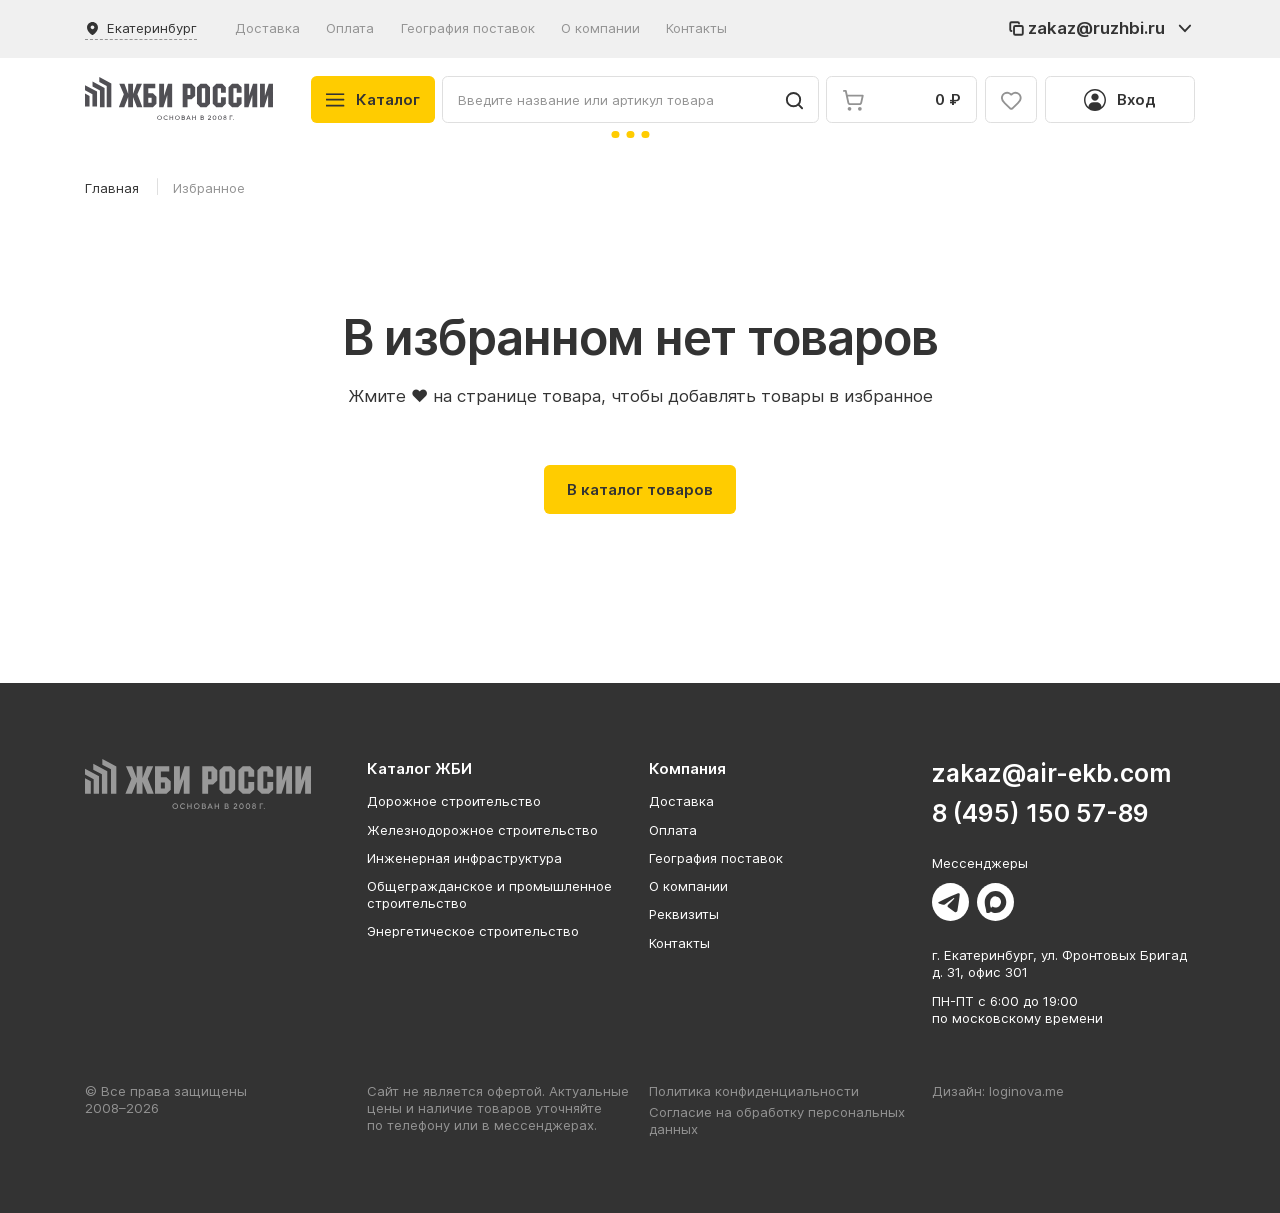
<file: favourite2.html>
<!DOCTYPE html>
<html lang="ru">

<head>
    <meta charset="UTF-8">
    <meta name="viewport" content="width=device-width, initial-scale=1.0">
    <meta name="description" content="">
    <meta name="keywords" content="">
    <meta name="color-scheme" content="light only">
    <link rel="stylesheet" href="css/swiper-bundle.min.css">
    <link rel="stylesheet" href="css/fancybox.css">
    <link rel="stylesheet" href="css/style.min.css">
    <link rel="icon" href="img/favicon.svg" type="image/svg+xml">
    <title>Избранное</title>
</head>


<body class="m-page">
    <div class="wrapper">
        <div class="header-top">
            <div class="container">
                <div class="header-top__inner _flex">
                    <a href="" class="header-logo">
                        <img src="img/logo2.svg" alt="">
                    </a>

                    <div data-modal="cityModal" class="header-city _flex">
                        <img src="img/marker3.svg" alt="">
                        <div class="text14">Екатеринбург</div>
                    </div>
                    <div class="nav">
                        <ul>
                            <li><a href="">Доставка</a></li>
                            <li><a href="">Оплата</a></li>
                            <li><a href="">География поставок</a></li>
                            <li><a href="">О компании</a></li>
                            <li><a href="">Контакты</a></li>
                        </ul>
                    </div>

                    <button class="_toggle-catalog header-top__btn m-btn m-btn-yellow">
                        <span>Каталог</span>
                        <img src="img/arrow-right.svg" alt="">
                    </button>

                    <div class="header-action">
                        <div class="header-action__top _flex">
                            <button class="copy-btn" data-copy="zakaz@ruzhbi.ru">
                                <svg xmlns="http://www.w3.org/2000/svg" width="16" height="16" viewBox="0 0 16 16" fill="none">
                                    <path d="M2.66927 10.6654C1.93594 10.6654 1.33594 10.0654 1.33594 9.33203V2.66536C1.33594 1.93203 1.93594 1.33203 2.66927 1.33203H9.33594C10.0693 1.33203 10.6693 1.93203 10.6693 2.66536M6.66927 5.33203H13.3359C14.0723 5.33203 14.6693 5.92898 14.6693 6.66536V13.332C14.6693 14.0684 14.0723 14.6654 13.3359 14.6654H6.66927C5.93289 14.6654 5.33594 14.0684 5.33594 13.332V6.66536C5.33594 5.92898 5.93289 5.33203 6.66927 5.33203Z" stroke="#333333" stroke-width="2" stroke-linecap="round" stroke-linejoin="round" />
                                </svg>
                                <span class="h5 _view1">
                            zakaz@ruzhbi.ru
                        </span>
                                <span class="h5 _view2">
                            скопировано
                        </span>
                            </button>
                            <button class="header-action__toggle">
                                <svg xmlns="http://www.w3.org/2000/svg" width="20" height="20" viewBox="0 0 20 20" fill="none">
                                    <path d="M4 7L9.5 13L15 7" stroke="#333333" stroke-width="2" stroke-linecap="round" stroke-linejoin="round" />
                                </svg>
                            </button>
                        </div>
                        <div class="header-action__bottom">
                            <div class="header-action__links">
                                <a href="" class="header-action__link">
                                    <svg xmlns="http://www.w3.org/2000/svg" width="16" height="16" viewBox="0 0 16 16" fill="none">
                                        <path d="M9.22003 11.046C9.35772 11.1092 9.51283 11.1237 9.65983 11.0869C9.80682 11.0502 9.93692 10.9645 10.0287 10.844L10.2654 10.534C10.3896 10.3684 10.5506 10.234 10.7357 10.1414C10.9209 10.0488 11.125 10.0007 11.332 10.0007H13.332C13.6857 10.0007 14.0248 10.1411 14.2748 10.3912C14.5249 10.6412 14.6654 10.9804 14.6654 11.334V13.334C14.6654 13.6876 14.5249 14.0267 14.2748 14.2768C14.0248 14.5268 13.6857 14.6673 13.332 14.6673C10.1494 14.6673 7.09719 13.403 4.84675 11.1526C2.59631 8.90216 1.33203 5.84992 1.33203 2.66732C1.33203 2.3137 1.47251 1.97456 1.72256 1.72451C1.9726 1.47446 2.31174 1.33398 2.66536 1.33398H4.66536C5.01899 1.33398 5.35812 1.47446 5.60817 1.72451C5.85822 1.97456 5.9987 2.3137 5.9987 2.66732V4.66732C5.9987 4.87431 5.9505 5.07846 5.85793 5.2636C5.76536 5.44874 5.63096 5.60979 5.46536 5.73398L5.15336 5.96798C5.03098 6.06144 4.94471 6.19437 4.90922 6.34422C4.87374 6.49406 4.89122 6.65157 4.9587 6.78998C5.86982 8.64056 7.36831 10.1372 9.22003 11.046Z" stroke="#333333" stroke-width="2" stroke-linecap="round" stroke-linejoin="round" />
                                    </svg>
                                    <span class="h7">
                                8 (495) 150 57-89
                            </span>
                                </a>
                            </div>
                            <div class="header-action__links">
                                <a href="" class="header-action__link">
                                    <svg xmlns="http://www.w3.org/2000/svg" width="16" height="16" viewBox="0 0 16 16" fill="none">
                                        <path class="_fill" d="M1.2071 7.78249C2.60989 7.00979 4.17579 6.36489 5.63889 5.71669C8.15599 4.65499 10.6831 3.61169 13.2357 2.64039C13.7323 2.47489 14.6247 2.31304 14.7122 3.04904C14.6643 4.09084 14.4672 5.12654 14.332 6.16224C13.9888 8.43984 13.5922 10.7096 13.2055 12.9797C13.0722 13.7359 12.125 14.1273 11.5189 13.6434C10.0623 12.6595 8.59449 11.6852 7.15649 10.6785C6.68544 10.1999 7.12224 9.51254 7.54294 9.17074C8.74264 7.98844 10.0149 6.98394 11.1519 5.74054C11.4586 4.99989 10.5524 5.62409 10.2535 5.81534C8.61114 6.94714 7.00894 8.14804 5.27734 9.14274C4.39284 9.62964 3.36194 9.21354 2.47784 8.94184C1.68513 8.61364 0.523522 8.28299 1.20702 7.78254L1.2071 7.78249Z" fill="#333333" />
                                    </svg>
                                    <span class="h7">
                                Telegram
                            </span>
                                </a>
                                <a href="" class="header-action__link">
                                    <svg xmlns="http://www.w3.org/2000/svg" width="16" height="16" viewBox="0 0 16 16" fill="none">
                                        <path class="_fill" d="M8.15549 15.159C6.74231 15.159 6.08558 14.9518 4.94404 14.123C4.22198 15.0554 1.93545 15.784 1.83574 14.5374C1.83574 13.6015 1.62943 12.8107 1.39562 11.9474C1.11711 10.8837 0.800781 9.69926 0.800781 7.98296C0.800781 3.88387 4.14977 0.800049 8.11767 0.800049C12.089 0.800049 15.2007 4.03581 15.2007 8.02094C15.2071 9.90527 14.4689 11.7152 13.1481 13.0534C11.8272 14.3917 10.0317 15.1489 8.15549 15.159ZM8.21394 4.34316C6.28157 4.24301 4.77556 5.58635 4.44203 7.69288C4.16696 9.4368 4.65521 11.5606 5.07126 11.6711C5.27068 11.7194 5.77269 11.312 6.08558 10.9977C6.60296 11.3567 7.20545 11.5723 7.83228 11.6228C8.79478 11.6693 9.73702 11.3346 10.4565 10.6908C11.176 10.047 11.6152 9.14541 11.6798 8.1798C11.7175 7.21218 11.3754 6.2684 10.7272 5.55153C10.079 4.83465 9.17653 4.40198 8.21394 4.34661V4.34316Z" fill="#333333" />
                                    </svg>
                                    <span class="h7">
                                Max
                            </span>
                                </a>
                            </div>
                            <div class="text12 gray-text">
                                ПН-ПТ c 6:00 до 19:00 <br>
                        по московскому времени
                            </div>
                        </div>
                    </div>

                    <button class="header-top__close _toggle-menu">
                        <img src="img/close2.svg" alt="">
                    </button>

                    <a href="" class="header-top__req">
                        <span>Отправить заявку</span>
                        <img src="img/arrow-right.svg" alt="">
                    </a>
                </div>
            </div>
        </div>

        <div class="header-bottom">
            <div class="container">
                <div class="header-bottom__inner _flex">
                    <div class="header-bottom__mob">
                        <a href="" class="header-logo">
                            <img src="img/logo2.svg" alt="">
                        </a>
                        <a href="" class="header-bottom__phone h7">
                            8 (495) 150 57-89
                        </a>
                    </div>
                    <button class="_toggle-catalog catalog-btn m-btn m-btn-yellow">
                        <span class="catalog-btn__img">
                    <img src="img/burger.svg" alt="" class="_view1">
                    <img src="img/burger2.svg" alt="" class="_view2">
                </span>
                        <span class="body-m">Каталог</span>
                    </button>
                    <div class="header-search">
                        <div class="fg">
                            <input type="text" placeholder="Введите название или артикул товара">
                        </div>
                        <img class="header-search__icon" src="img/search.svg" alt="">

                        <div class="search-block__loader loader">
                            <span></span>
                            <span></span>
                            <span></span>
                        </div>
                    </div>
                    <a href="" class="header-cart m-btn-gray-outline">
                        <svg xmlns="http://www.w3.org/2000/svg" width="24" height="24" viewBox="0 0 24 24" fill="none">
                            <path d="M2.05078 2.05078H4.05078L6.71078 14.4708C6.80836 14.9256 7.06145 15.3323 7.42649 15.6206C7.79153 15.909 8.24569 16.0611 8.71078 16.0508H18.4908C18.946 16.05 19.3873 15.8941 19.7418 15.6086C20.0964 15.3232 20.3429 14.9253 20.4408 14.4808L22.0908 7.05078H5.12078M9.00078 21.0008C9.00078 21.5531 8.55307 22.0008 8.00078 22.0008C7.4485 22.0008 7.00078 21.5531 7.00078 21.0008C7.00078 20.4485 7.4485 20.0008 8.00078 20.0008C8.55307 20.0008 9.00078 20.4485 9.00078 21.0008ZM20.0008 21.0008C20.0008 21.5531 19.5531 22.0008 19.0008 22.0008C18.4485 22.0008 18.0008 21.5531 18.0008 21.0008C18.0008 20.4485 18.4485 20.0008 19.0008 20.0008C19.5531 20.0008 20.0008 20.4485 20.0008 21.0008Z" stroke="#939393" stroke-width="2" stroke-linecap="round" stroke-linejoin="round" />
                        </svg>
                        <span class="h6">0 ₽</span>
                    </a>
                    <a href="" class="header-favourite m-btn-gray-outline">
                        <svg xmlns="http://www.w3.org/2000/svg" width="24" height="24" viewBox="0 0 24 24" fill="none">
                            <path d="M2 9.50053C2.00002 8.38773 2.33759 7.30111 2.96813 6.38419C3.59867 5.46727 4.49252 4.76319 5.53161 4.36493C6.5707 3.96667 7.70616 3.89297 8.78801 4.15357C9.86987 4.41417 10.8472 4.99681 11.591 5.82453C11.6434 5.88054 11.7067 5.9252 11.7771 5.95573C11.8474 5.98626 11.9233 6.00201 12 6.00201C12.0767 6.00201 12.1526 5.98626 12.2229 5.95573C12.2933 5.9252 12.3566 5.88054 12.409 5.82453C13.1504 4.99143 14.128 4.4039 15.2116 4.14013C16.2952 3.87636 17.4335 3.94887 18.4749 4.34801C19.5163 4.74715 20.4114 5.45398 21.0411 6.37443C21.6708 7.29488 22.0053 8.38529 22 9.50053C22 11.7905 20.5 13.5005 19 15.0005L13.508 20.3135C13.3217 20.5275 13.0919 20.6994 12.834 20.8178C12.5762 20.9362 12.296 20.9984 12.0123 21.0002C11.7285 21.002 11.4476 20.9434 11.1883 20.8283C10.9289 20.7131 10.697 20.5442 10.508 20.3325L5 15.0005C3.5 13.5005 2 11.8005 2 9.50053Z" stroke="#939393" stroke-width="2" stroke-linecap="round" stroke-linejoin="round" />
                        </svg>
                    </a>
                    <div class="header-lk">
                        <a href="" class="header-lk__show m-btn m-btn-gray-outline">
                            <img src="img/user.svg" alt="">
                            <span class="h6">Вход</span>
                        </a>
                    </div>
                </div>
            </div>
            <div class="header-catalog">
                <button class="_back-to-menu header-catalog__close">
                    <img src="img/close2.svg" alt="">
                </button>
                <button class="_back-to-menu header-catalog__back back-btn">
                    <img src="img/arrow-left.svg" alt="">
                    <span class="h5">Каталог</span>
                </button>
                <div class="container">
                    <div class="header-catalog__inner">
                        <div class="header-catalog__col">
                            <div class="header-catalog__items">
                                <div class="menu-item">
                                    <div class="menu-item__show">
                                        <span class="h5">Популярные категории</span>
                                    </div>
                                    <div class="menu-item__hidden">
                                        <button class="menu-item__back back-btn">
                                            <img src="img/arrow-left.svg" alt="">
                                            <span class="h5">Популярные категории</span>
                                        </button>
                                        <div class="menu-item__scroll">
                                            <div class="menu-group">
                                                <a href="" class="h4">
                                                    Благоустройство территорий
                                                </a>
                                                <ul class="menu-group__links">
                                                    <li><a href="">Вазоны</a></li>
                                                    <li><a href="">Комплектующие водоотвода (решётки, пескоуловители и т.д.)</a></li>
                                                    <li><a href="">Заборы и другие элементы ограждения</a></li>
                                                    <li><a href="">Скамьи</a></li>
                                                    <li><a href="">Стойки (опоры) дорожных знаков</a></li>
                                                    <li><a href="">Столбы освещения (опоры освещения)</a></li>
                                                    <li><a href="">Тетраподы</a></li>
                                                    <li><a href="">Тротуарная плитка</a></li>
                                                    <li><a href="">Урны</a></li>
                                                    <li><a href="">Фундаменты дорожных знаков</a></li>
                                                    <li><a href="">Козырьки входа</a></li>
                                                </ul>
                                            </div>
                                            <div class="menu-group">
                                                <a href="" class="h4">
                                                    Балки
                                                </a>
                                                <ul class="menu-group__links">
                                                    <li><a href="">Балки обвязочные</a></li>
                                                    <li><a href="">Балки перекрытий СБНОС</a></li>
                                                    <li><a href="">Балки подкрановых путей</a></li>
                                                    <li><a href="">Балки стропильные</a></li>
                                                    <li><a href="">Балки фундаментные</a></li>
                                                </ul>
                                            </div>
                                            <div class="menu-group">
                                                <a href="" class="h4">
                                                    Благоустройство территорий
                                                </a>
                                                <ul class="menu-group__links">
                                                    <li><a href="">Вазоны</a></li>
                                                    <li><a href="">Комплектующие водоотвода (решётки, пескоуловители и т.д.)</a></li>
                                                    <li><a href="">Заборы и другие элементы ограждения</a></li>
                                                    <li><a href="">Скамьи</a></li>
                                                    <li><a href="">Стойки (опоры) дорожных знаков</a></li>
                                                    <li><a href="">Столбы освещения (опоры освещения)</a></li>
                                                    <li><a href="">Тетраподы</a></li>
                                                    <li><a href="">Тротуарная плитка</a></li>
                                                    <li><a href="">Урны</a></li>
                                                    <li><a href="">Фундаменты дорожных знаков</a></li>
                                                    <li><a href="">Козырьки входа</a></li>
                                                </ul>
                                            </div>
                                            <div class="menu-item__more _flex">
                                                <a href="" class="menu-item__more-link text16">
                                                    Все товары
                                                </a>
                                            </div>
                                        </div>
                                    </div>
                                </div>

                                <div class="menu-item">
                                    <div class="menu-item__show">
                                        <span class="h5">Дорожное строительство</span>
                                    </div>
                                    <div class="menu-item__hidden">
                                        <button class="menu-item__back back-btn">
                                            <img src="img/arrow-left.svg" alt="">
                                            <span class="h5">Дорожное строительство</span>
                                        </button>
                                        <div class="menu-item__scroll">
                                            <div class="menu-group">
                                                <ul class="menu-group__links">
                                                    <li><a href="">Автопавильоны</a></li>
                                                    <li><a href="">Балки</a></li>
                                                    <li><a href="">Бассейны</a></li>
                                                    <li><a href="">Блоки</a></li>
                                                    <li><a href="">Гаражи</a></li>
                                                    <li><a href="">Детали резервуаров</a></li>
                                                    <li><a href="">Диафрагмы жесткости</a></li>
                                                    <li><a href="">ЖБИ для с/х</a></li>
                                                    <li><a href="">Кирпич</a></li>
                                                    <li><a href="">Колонны</a></li>
                                                    <li><a href="">Люки</a></li>
                                                    <li><a href="">Панели стеновые, цокольные, карнизные, керамзитобетонные</a></li>
                                                    <li><a href="">Перемычки</a></li>
                                                    <li><a href="">Плиты</a></li>
                                                    <li><a href="">Прогоны</a></li>
                                                    <li><a href="">Ригели</a></li>
                                                    <li><a href="">Сваи</a></li>
                                                    <li><a href="">Фундаменты</a></li>
                                                    <li><a href="">Шахты лифта</a></li>
                                                    <li><a href="">Элементы лестничных сходов</a></li>
                                                </ul>
                                            </div>
                                        </div>
                                    </div>
                                </div>

                                <div class="menu-item">
                                    <div class="menu-item__show">
                                        <span class="h5">Железнодорожное строительство</span>
                                    </div>
                                    <div class="menu-item__hidden">
                                        <button class="menu-item__back back-btn">
                                            <img src="img/arrow-left.svg" alt="">
                                            <span class="h5">Железнодорожное строительство</span>
                                        </button>
                                        <div class="menu-item__scroll">
                                            <div class="menu-group">
                                                <ul class="menu-group__links">
                                                    <li><a href="">Автопавильоны</a></li>
                                                    <li><a href="">Балки</a></li>
                                                    <li><a href="">Бассейны</a></li>
                                                    <li><a href="">Блоки</a></li>
                                                    <li><a href="">Гаражи</a></li>
                                                    <li><a href="">Детали резервуаров</a></li>
                                                    <li><a href="">Диафрагмы жесткости</a></li>
                                                    <li><a href="">ЖБИ для с/х</a></li>
                                                    <li><a href="">Кирпич</a></li>
                                                    <li><a href="">Колонны</a></li>
                                                    <li><a href="">Люки</a></li>
                                                    <li><a href="">Панели стеновые, цокольные, карнизные, керамзитобетонные</a></li>
                                                    <li><a href="">Перемычки</a></li>
                                                    <li><a href="">Плиты</a></li>
                                                    <li><a href="">Прогоны</a></li>
                                                    <li><a href="">Ригели</a></li>
                                                    <li><a href="">Сваи</a></li>
                                                    <li><a href="">Фундаменты</a></li>
                                                    <li><a href="">Шахты лифта</a></li>
                                                    <li><a href="">Элементы лестничных сходов</a></li>
                                                </ul>
                                            </div>
                                        </div>
                                    </div>
                                </div>

                                <div class="menu-item">
                                    <div class="menu-item__show">
                                        <span class="h5">Инженерная инфраструктура</span>
                                    </div>
                                    <div class="menu-item__hidden">
                                        <button class="menu-item__back back-btn">
                                            <img src="img/arrow-left.svg" alt="">
                                            <span class="h5">Инженерная инфраструктура</span>
                                        </button>
                                        <div class="menu-item__scroll">
                                            <div class="menu-group">
                                                <ul class="menu-group__links">
                                                    <li><a href="">Автопавильоны</a></li>
                                                    <li><a href="">Балки</a></li>
                                                    <li><a href="">Бассейны</a></li>
                                                    <li><a href="">Блоки</a></li>
                                                    <li><a href="">Гаражи</a></li>
                                                    <li><a href="">Детали резервуаров</a></li>
                                                    <li><a href="">Диафрагмы жесткости</a></li>
                                                    <li><a href="">ЖБИ для с/х</a></li>
                                                    <li><a href="">Кирпич</a></li>
                                                    <li><a href="">Колонны</a></li>
                                                    <li><a href="">Люки</a></li>
                                                    <li><a href="">Панели стеновые, цокольные, карнизные, керамзитобетонные</a></li>
                                                    <li><a href="">Перемычки</a></li>
                                                    <li><a href="">Плиты</a></li>
                                                    <li><a href="">Прогоны</a></li>
                                                    <li><a href="">Ригели</a></li>
                                                    <li><a href="">Сваи</a></li>
                                                    <li><a href="">Фундаменты</a></li>
                                                    <li><a href="">Шахты лифта</a></li>
                                                    <li><a href="">Элементы лестничных сходов</a></li>
                                                </ul>
                                            </div>
                                        </div>
                                    </div>
                                </div>

                                <div class="menu-item">
                                    <div class="menu-item__show">
                                        <span class="h5">Общегражданское и промышленное строительство</span>
                                    </div>
                                    <div class="menu-item__hidden">
                                        <button class="menu-item__back back-btn">
                                            <img src="img/arrow-left.svg" alt="">
                                            <span class="h5">Общегражданское и промышленное строительство</span>
                                        </button>
                                        <div class="menu-item__scroll">
                                            <div class="menu-group">
                                                <ul class="menu-group__links">
                                                    <li><a href="">Автопавильоны</a></li>
                                                    <li><a href="">Балки</a></li>
                                                    <li><a href="">Бассейны</a></li>
                                                    <li><a href="">Блоки</a></li>
                                                    <li><a href="">Гаражи</a></li>
                                                    <li><a href="">Детали резервуаров</a></li>
                                                    <li><a href="">Диафрагмы жесткости</a></li>
                                                    <li><a href="">ЖБИ для с/х</a></li>
                                                    <li><a href="">Кирпич</a></li>
                                                    <li><a href="">Колонны</a></li>
                                                    <li><a href="">Люки</a></li>
                                                    <li><a href="">Панели стеновые, цокольные, карнизные, керамзитобетонные</a></li>
                                                    <li><a href="">Перемычки</a></li>
                                                    <li><a href="">Плиты</a></li>
                                                    <li><a href="">Прогоны</a></li>
                                                    <li><a href="">Ригели</a></li>
                                                    <li><a href="">Сваи</a></li>
                                                    <li><a href="">Фундаменты</a></li>
                                                    <li><a href="">Шахты лифта</a></li>
                                                    <li><a href="">Элементы лестничных сходов</a></li>
                                                </ul>
                                            </div>
                                        </div>
                                    </div>
                                </div>

                                <div class="menu-item">
                                    <div class="menu-item__show">
                                        <span class="h5">Энергетическое строительство</span>
                                    </div>
                                    <div class="menu-item__hidden">
                                        <button class="menu-item__back back-btn">
                                            <img src="img/arrow-left.svg" alt="">
                                            <span class="h5">Энергетическое строительство</span>
                                        </button>
                                        <div class="menu-item__scroll">
                                            <div class="menu-group">
                                                <ul class="menu-group__links">
                                                    <li><a href="">Автопавильоны</a></li>
                                                    <li><a href="">Балки</a></li>
                                                    <li><a href="">Бассейны</a></li>
                                                    <li><a href="">Блоки</a></li>
                                                    <li><a href="">Гаражи</a></li>
                                                    <li><a href="">Детали резервуаров</a></li>
                                                    <li><a href="">Диафрагмы жесткости</a></li>
                                                    <li><a href="">ЖБИ для с/х</a></li>
                                                    <li><a href="">Кирпич</a></li>
                                                    <li><a href="">Колонны</a></li>
                                                    <li><a href="">Люки</a></li>
                                                    <li><a href="">Панели стеновые, цокольные, карнизные, керамзитобетонные</a></li>
                                                    <li><a href="">Перемычки</a></li>
                                                    <li><a href="">Плиты</a></li>
                                                    <li><a href="">Прогоны</a></li>
                                                    <li><a href="">Ригели</a></li>
                                                    <li><a href="">Сваи</a></li>
                                                    <li><a href="">Фундаменты</a></li>
                                                    <li><a href="">Шахты лифта</a></li>
                                                    <li><a href="">Элементы лестничных сходов</a></li>
                                                </ul>
                                            </div>
                                        </div>
                                    </div>
                                </div>

                            </div>
                        </div>
                        <div class="header-catalog__col2"></div>
                    </div>
                </div>
            </div>
        </div>




        <main class="content">

            <div class='favourite m-section _last'>
                <div class="container">
                    <div class='breadcrumbs'>
                        <button class="breadcrumbs__btn">
                            <img src="img/dots.svg" alt="">
                        </button>
                        <div class='breadcrumbs__inner'>
                            <a href="" class="breadcrumbs__item"><span>Главная</span></a>
                            <div class="breadcrumbs__item"><span>Избранное</span></div>
                        </div>
                    </div>
                    <div class="favourite-empty">
                        <h1 class="h1">
                            В избранном нет товаров
                        </h1>
                        <div class="_mt20">
                            <div class="text18 _mt16-mob">
                                Жмите ❤ на странице товара️, чтобы добавлять товары в избранное
                            </div>
                        </div>
                        <div class="favourite-empty__nav _flex-center">
                            <a href="" class="favourite-empty__btn m-btn m-btn-yellow">
                                <span>В каталог товаров</span>
                            </a>
                        </div>
                    </div>
                </div>
            </div>

        </main>
        <footer class="footer">
            <div class="container">
                <div class="footer-top grid4">
                    <div class="footer-top__col">
                        <a href="" class="footer__logo">
                            <img src="img/logo.svg" alt="">
                        </a>
                    </div>
                    <div class="footer-top__col2">
                        <div class="body-m semi-bold-text">
                            Каталог ЖБИ
                        </div>
                        <div class="footer-nav _mt16">
                            <ul>
                                <li><a href="">Дорожное строительство</a></li>
                                <li><a href="">Железнодорожное строительство</a></li>
                                <li><a href="">Инженерная инфраструктура</a></li>
                                <li><a href="">Общегражданское и промышленное строительство</a></li>
                                <li><a href="">Энергетическое строительство</a></li>
                            </ul>
                        </div>
                    </div>
                    <div class="footer-top__col3">
                        <div class="body-m semi-bold-text">
                            Компания
                        </div>
                        <div class="footer-nav _mt16">
                            <ul>
                                <li><a href="">Доставка</a></li>
                                <li><a href="">Оплата</a></li>
                                <li><a href="">География поставок</a></li>
                                <li><a href="">О компании</a></li>
                                <li><a href="">Реквизиты</a></li>
                                <li><a href="">Контакты</a></li>
                            </ul>
                        </div>
                    </div>
                    <div class="footer-top__col4">
                        <div class="h3">
                            <a href="mailto:zakaz@air-ekb.com">zakaz@air-ekb.com</a>
                        </div>
                        <div class="_mt12">
                            <div class="h3">
                                <a href="tel:8 (495) 150 57-89">8 (495) 150 57-89</a>
                            </div>
                        </div>
                        <div class="_mt28 _mt16-tablet">
                            <div class="body-s">
                                Мессенджеры
                            </div>
                            <div class="socials _mt12">
                                <a href="" class="socials__item">
                                    <img src="img/tg.svg" alt="">
                                </a>
                                <a href="" class="socials__item">
                                    <img src="img/max.svg" alt="">
                                </a>
                            </div>
                        </div>
                        <div class="_mt28 _mt16-tablet">
                            <div class="body-s">
                                г. Екатеринбург, ул. Фронтовых Бригад <span class="_no-wrap">д. 31,</span> <span class="_no-wrap">офис 301</span>
                            </div>
                            <div class="_mt12">
                                <div class="body-s">
                                    ПН-ПТ c 6:00 до 19:00 по московскому времени
                                </div>
                            </div>
                        </div>
                    </div>
                </div>
                <div class="footer-bottom gray-text grid4">
                    <div class="footer-bottom__col">
                        <div class="body-s">
                            © Все права защищены <br>
                2008–2026
                        </div>
                    </div>
                    <div class="footer-bottom__col2">
                        <div class="body-s">
                            Сайт не является офертой. Актуальные цены <span class="_no-wrap">и наличие</span> товаров уточняйте по телефону или в мессенджерах.
                        </div>
                    </div>
                    <div class="footer-bottom__col3">
                        <a href="" class="body-s">Политика конфиденциальности</a>
                        <div class="_mt4">
                            <a href="" class="body-s">
                                Согласие на обработку персональных данных
                            </a>
                        </div>
                    </div>
                    <div class="footer-bottom__col4">
                        <div class="body-s">
                            Дизайн: <a href="">loginova.me</a>
                        </div>
                    </div>
                </div>
            </div>

            <button class="scroll-up">
                <img src="img/arrow-top.svg" alt="">
            </button>

            <div class="footer-mob">
                <button class="_toggle-menu footer-mob__btn">
                    <img src="img/menu-icon.svg" alt="">
                    <span>Меню</span>
                </button>
                <a href="" class="footer-mob__btn">
                    <img src="img/menu-icon2.svg" alt="">
                    <span>Избранное</span>
                    <span class="pin">2</span>
                </a>
                <a href="" class="footer-mob__btn">
                    <img src="img/menu-icon3.svg" alt="">
                    <span>Корзина</span>
                    <span class="pin">24</span>
                </a>
                <a href="" class="footer-mob__btn">
                    <img src="img/menu-icon4.svg" alt="">
                    <span>Вход</span>
                </a>
                <a href="" class="footer-mob__btn">
                    <img src="img/menu-icon5.svg" alt="">
                    <span>Контакты</span>
                </a>
            </div>

        </footer>
    </div>

    <div class="modal modal-city" id="cityModal">
        <div class="modal__bg modal-bg _close-modal"></div>
        <div class="modal__dialog">
            <div class="h2">
                Куда доставить?
            </div>

            <div class="fg _mt20">
                <input type="text" placeholder="Укажите адрес доставки">
            </div>

            <div class="_mt20 text-center">
                <div class="text14 gray-text">
                    Доставляем по всей России. Разрабатываем схему погрузки, контролируем маршрут и прибытие на объект. <br>
                Имеем собственным автотранспорт до 20т. Так же доставляем ж/д.
                </div>
            </div>


            <button class="close-btn _close-modal">
                <img src="img/close2.svg" alt="">
            </button>
        </div>
    </div>


    <script src="js/jquery.min.js"></script>
    <script src="js/fancybox.umd.js"></script>
    <script src="js/swiper-bundle.min.js"></script>
    <script src="js/main.min.js"></script>

</body>

</html>
</file>
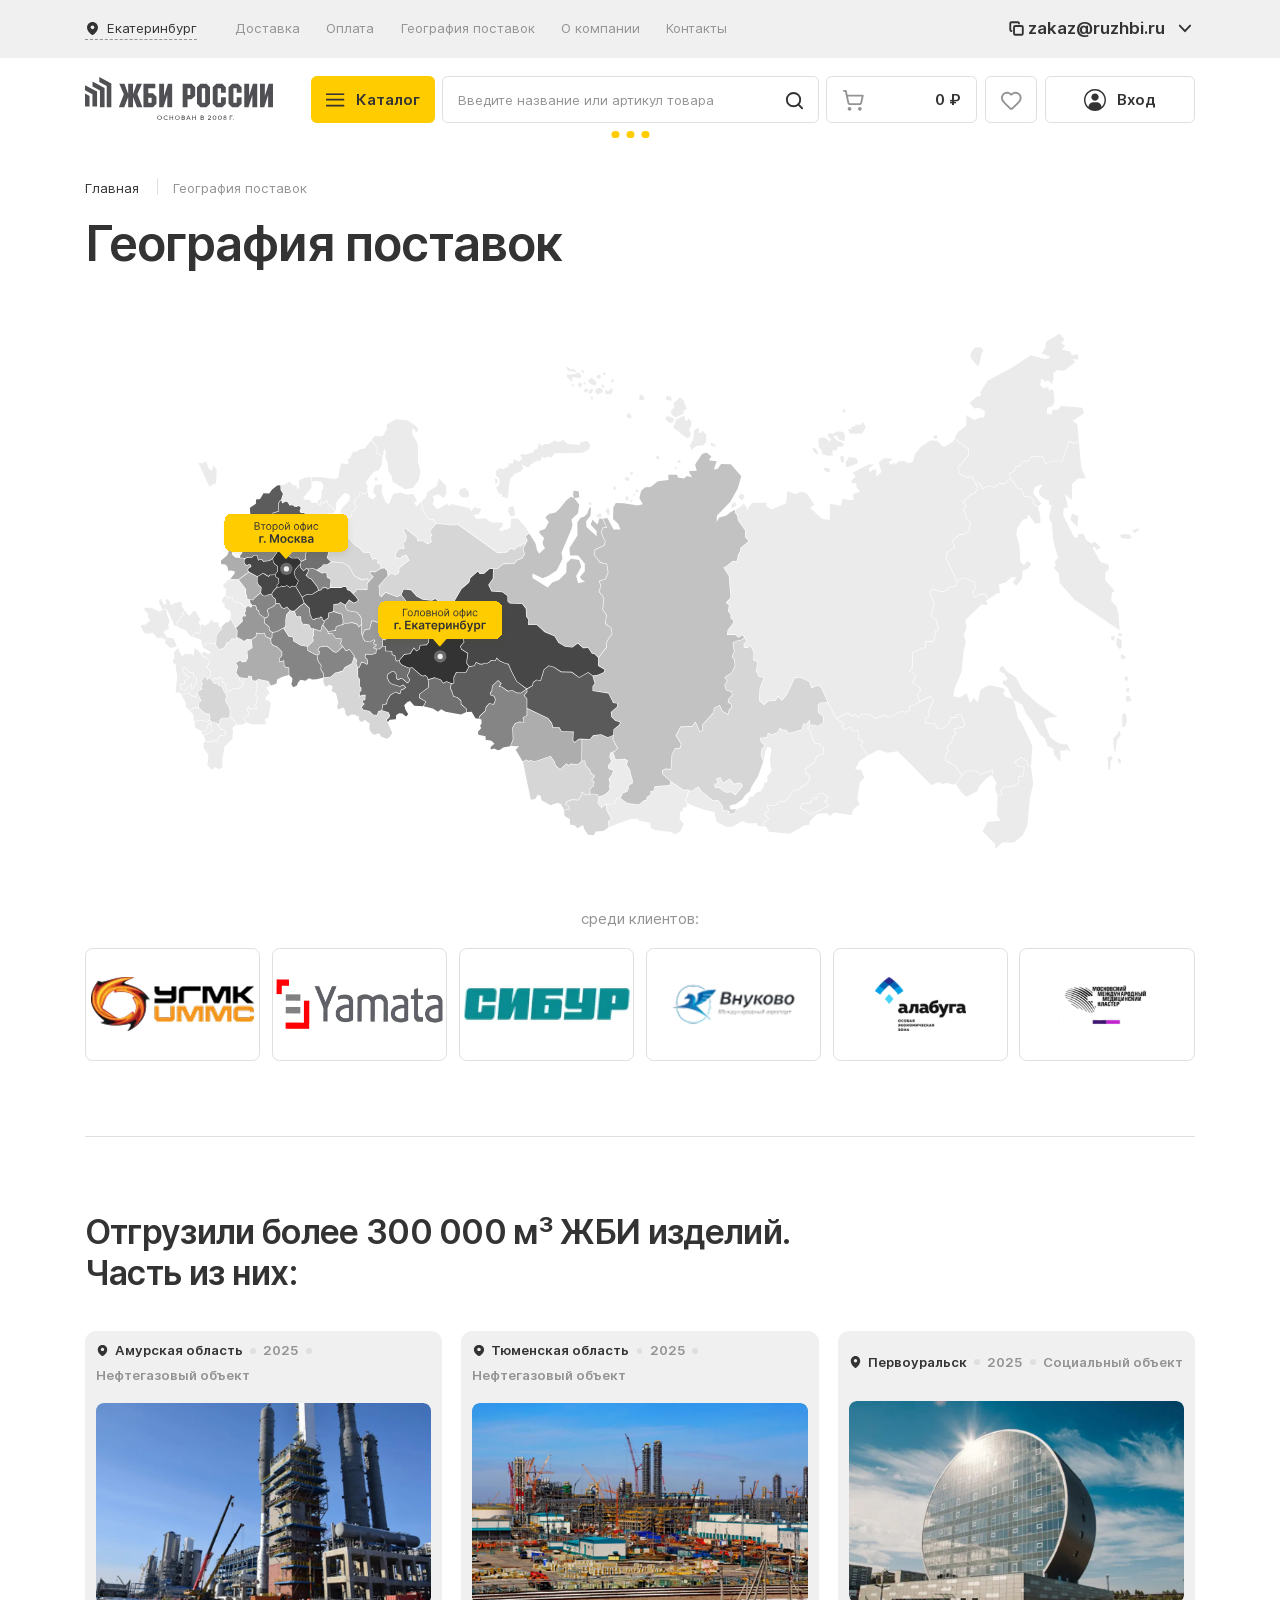
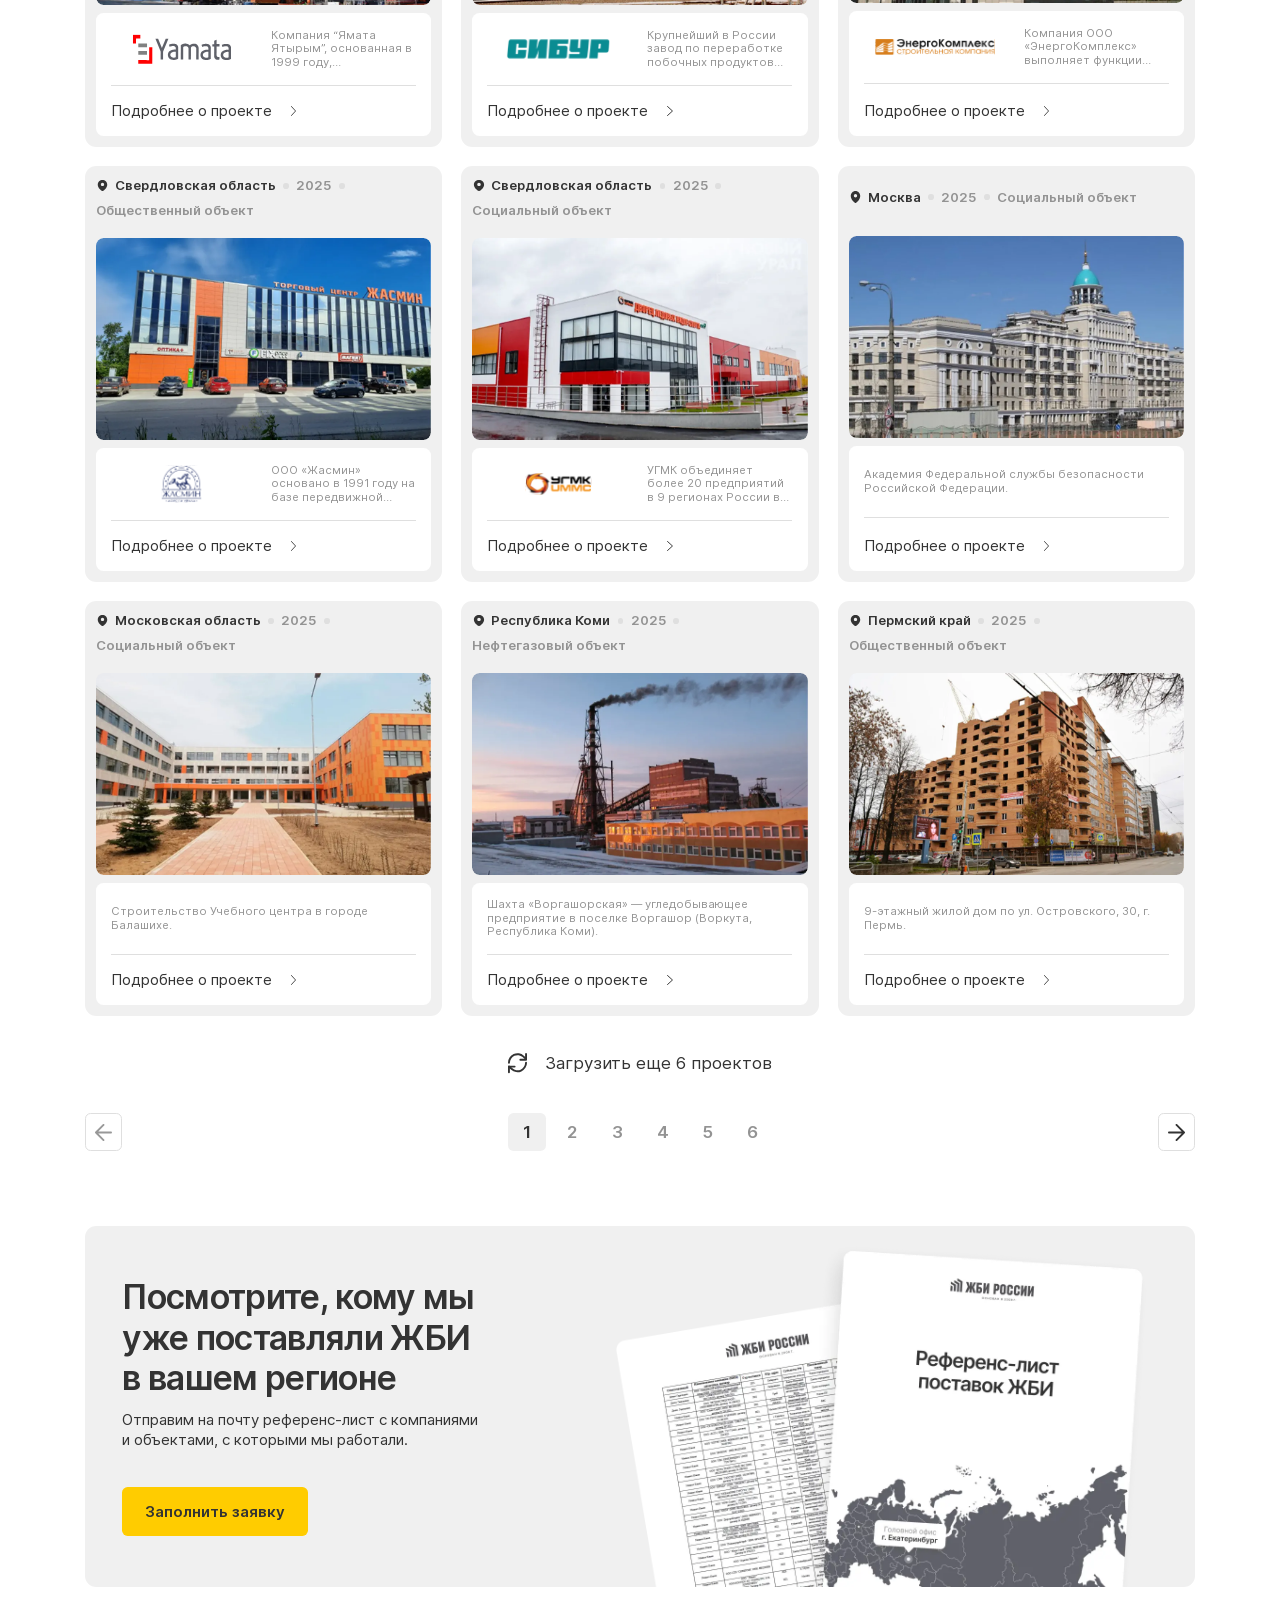
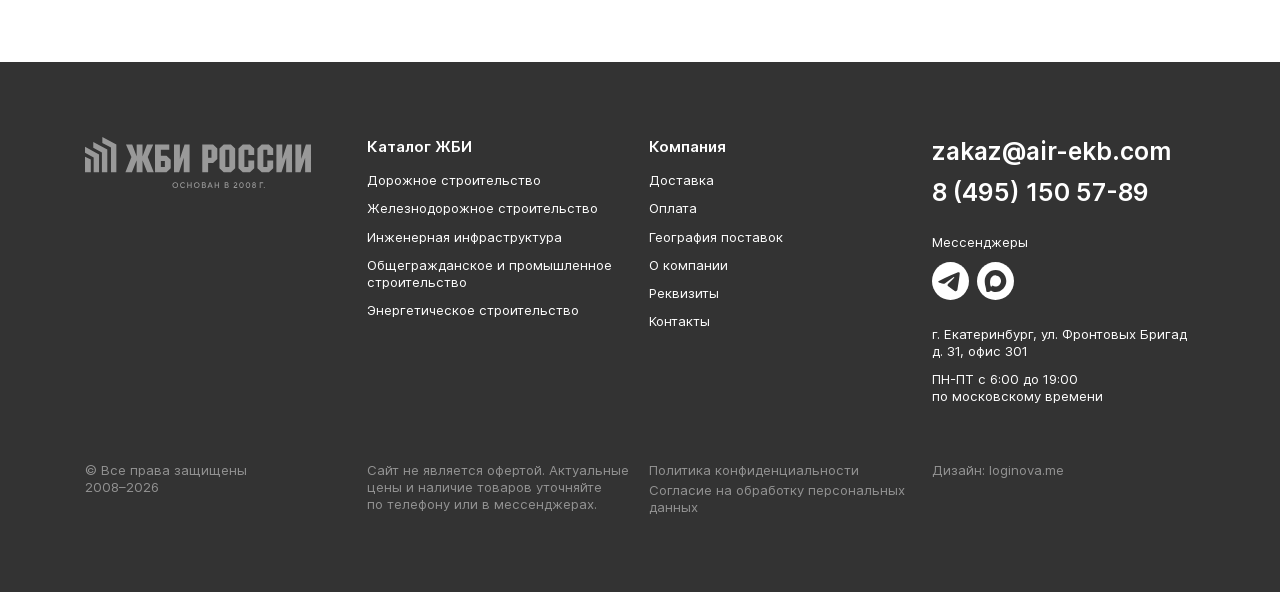
<file: geography.html>
<!DOCTYPE html>
<html lang="ru">

<head>
    <meta charset="UTF-8">
    <meta name="viewport" content="width=device-width, initial-scale=1.0">
    <meta name="description" content="">
    <meta name="keywords" content="">
    <meta name="color-scheme" content="light only">
    <link rel="stylesheet" href="css/swiper-bundle.min.css">
    <link rel="stylesheet" href="css/fancybox.css">
    <link rel="stylesheet" href="css/style.min.css">
    <link rel="icon" href="img/favicon.svg" type="image/svg+xml">
    <title>География поставок</title>
</head>


<body class="m-page">
    <div class="wrapper">
        <div class="header-top">
            <div class="container">
                <div class="header-top__inner _flex">
                    <a href="" class="header-logo">
                        <img src="img/logo2.svg" alt="">
                    </a>

                    <div data-modal="cityModal" class="header-city _flex">
                        <img src="img/marker3.svg" alt="">
                        <div class="text14">Екатеринбург</div>
                    </div>
                    <div class="nav">
                        <ul>
                            <li><a href="">Доставка</a></li>
                            <li><a href="">Оплата</a></li>
                            <li><a href="">География поставок</a></li>
                            <li><a href="">О компании</a></li>
                            <li><a href="">Контакты</a></li>
                        </ul>
                    </div>

                    <button class="_toggle-catalog header-top__btn m-btn m-btn-yellow">
                        <span>Каталог</span>
                        <img src="img/arrow-right.svg" alt="">
                    </button>

                    <div class="header-action">
                        <div class="header-action__top _flex">
                            <button class="copy-btn" data-copy="zakaz@ruzhbi.ru">
                                <svg xmlns="http://www.w3.org/2000/svg" width="16" height="16" viewBox="0 0 16 16" fill="none">
                                    <path d="M2.66927 10.6654C1.93594 10.6654 1.33594 10.0654 1.33594 9.33203V2.66536C1.33594 1.93203 1.93594 1.33203 2.66927 1.33203H9.33594C10.0693 1.33203 10.6693 1.93203 10.6693 2.66536M6.66927 5.33203H13.3359C14.0723 5.33203 14.6693 5.92898 14.6693 6.66536V13.332C14.6693 14.0684 14.0723 14.6654 13.3359 14.6654H6.66927C5.93289 14.6654 5.33594 14.0684 5.33594 13.332V6.66536C5.33594 5.92898 5.93289 5.33203 6.66927 5.33203Z" stroke="#333333" stroke-width="2" stroke-linecap="round" stroke-linejoin="round" />
                                </svg>
                                <span class="h5 _view1">
                            zakaz@ruzhbi.ru
                        </span>
                                <span class="h5 _view2">
                            скопировано
                        </span>
                            </button>
                            <button class="header-action__toggle">
                                <svg xmlns="http://www.w3.org/2000/svg" width="20" height="20" viewBox="0 0 20 20" fill="none">
                                    <path d="M4 7L9.5 13L15 7" stroke="#333333" stroke-width="2" stroke-linecap="round" stroke-linejoin="round" />
                                </svg>
                            </button>
                        </div>
                        <div class="header-action__bottom">
                            <div class="header-action__links">
                                <a href="" class="header-action__link">
                                    <svg xmlns="http://www.w3.org/2000/svg" width="16" height="16" viewBox="0 0 16 16" fill="none">
                                        <path d="M9.22003 11.046C9.35772 11.1092 9.51283 11.1237 9.65983 11.0869C9.80682 11.0502 9.93692 10.9645 10.0287 10.844L10.2654 10.534C10.3896 10.3684 10.5506 10.234 10.7357 10.1414C10.9209 10.0488 11.125 10.0007 11.332 10.0007H13.332C13.6857 10.0007 14.0248 10.1411 14.2748 10.3912C14.5249 10.6412 14.6654 10.9804 14.6654 11.334V13.334C14.6654 13.6876 14.5249 14.0267 14.2748 14.2768C14.0248 14.5268 13.6857 14.6673 13.332 14.6673C10.1494 14.6673 7.09719 13.403 4.84675 11.1526C2.59631 8.90216 1.33203 5.84992 1.33203 2.66732C1.33203 2.3137 1.47251 1.97456 1.72256 1.72451C1.9726 1.47446 2.31174 1.33398 2.66536 1.33398H4.66536C5.01899 1.33398 5.35812 1.47446 5.60817 1.72451C5.85822 1.97456 5.9987 2.3137 5.9987 2.66732V4.66732C5.9987 4.87431 5.9505 5.07846 5.85793 5.2636C5.76536 5.44874 5.63096 5.60979 5.46536 5.73398L5.15336 5.96798C5.03098 6.06144 4.94471 6.19437 4.90922 6.34422C4.87374 6.49406 4.89122 6.65157 4.9587 6.78998C5.86982 8.64056 7.36831 10.1372 9.22003 11.046Z" stroke="#333333" stroke-width="2" stroke-linecap="round" stroke-linejoin="round" />
                                    </svg>
                                    <span class="h7">
                                8 (495) 150 57-89
                            </span>
                                </a>
                            </div>
                            <div class="header-action__links">
                                <a href="" class="header-action__link">
                                    <svg xmlns="http://www.w3.org/2000/svg" width="16" height="16" viewBox="0 0 16 16" fill="none">
                                        <path class="_fill" d="M1.2071 7.78249C2.60989 7.00979 4.17579 6.36489 5.63889 5.71669C8.15599 4.65499 10.6831 3.61169 13.2357 2.64039C13.7323 2.47489 14.6247 2.31304 14.7122 3.04904C14.6643 4.09084 14.4672 5.12654 14.332 6.16224C13.9888 8.43984 13.5922 10.7096 13.2055 12.9797C13.0722 13.7359 12.125 14.1273 11.5189 13.6434C10.0623 12.6595 8.59449 11.6852 7.15649 10.6785C6.68544 10.1999 7.12224 9.51254 7.54294 9.17074C8.74264 7.98844 10.0149 6.98394 11.1519 5.74054C11.4586 4.99989 10.5524 5.62409 10.2535 5.81534C8.61114 6.94714 7.00894 8.14804 5.27734 9.14274C4.39284 9.62964 3.36194 9.21354 2.47784 8.94184C1.68513 8.61364 0.523522 8.28299 1.20702 7.78254L1.2071 7.78249Z" fill="#333333" />
                                    </svg>
                                    <span class="h7">
                                Telegram
                            </span>
                                </a>
                                <a href="" class="header-action__link">
                                    <svg xmlns="http://www.w3.org/2000/svg" width="16" height="16" viewBox="0 0 16 16" fill="none">
                                        <path class="_fill" d="M8.15549 15.159C6.74231 15.159 6.08558 14.9518 4.94404 14.123C4.22198 15.0554 1.93545 15.784 1.83574 14.5374C1.83574 13.6015 1.62943 12.8107 1.39562 11.9474C1.11711 10.8837 0.800781 9.69926 0.800781 7.98296C0.800781 3.88387 4.14977 0.800049 8.11767 0.800049C12.089 0.800049 15.2007 4.03581 15.2007 8.02094C15.2071 9.90527 14.4689 11.7152 13.1481 13.0534C11.8272 14.3917 10.0317 15.1489 8.15549 15.159ZM8.21394 4.34316C6.28157 4.24301 4.77556 5.58635 4.44203 7.69288C4.16696 9.4368 4.65521 11.5606 5.07126 11.6711C5.27068 11.7194 5.77269 11.312 6.08558 10.9977C6.60296 11.3567 7.20545 11.5723 7.83228 11.6228C8.79478 11.6693 9.73702 11.3346 10.4565 10.6908C11.176 10.047 11.6152 9.14541 11.6798 8.1798C11.7175 7.21218 11.3754 6.2684 10.7272 5.55153C10.079 4.83465 9.17653 4.40198 8.21394 4.34661V4.34316Z" fill="#333333" />
                                    </svg>
                                    <span class="h7">
                                Max
                            </span>
                                </a>
                            </div>
                            <div class="text12 gray-text">
                                ПН-ПТ c 6:00 до 19:00 <br>
                        по московскому времени
                            </div>
                        </div>
                    </div>

                    <button class="header-top__close _toggle-menu">
                        <img src="img/close2.svg" alt="">
                    </button>

                    <a href="" class="header-top__req">
                        <span>Отправить заявку</span>
                        <img src="img/arrow-right.svg" alt="">
                    </a>
                </div>
            </div>
        </div>

        <div class="header-bottom">
            <div class="container">
                <div class="header-bottom__inner _flex">
                    <div class="header-bottom__mob">
                        <a href="" class="header-logo">
                            <img src="img/logo2.svg" alt="">
                        </a>
                        <a href="" class="header-bottom__phone h7">
                            8 (495) 150 57-89
                        </a>
                    </div>
                    <button class="_toggle-catalog catalog-btn m-btn m-btn-yellow">
                        <span class="catalog-btn__img">
                    <img src="img/burger.svg" alt="" class="_view1">
                    <img src="img/burger2.svg" alt="" class="_view2">
                </span>
                        <span class="body-m">Каталог</span>
                    </button>
                    <div class="header-search">
                        <div class="fg">
                            <input type="text" placeholder="Введите название или артикул товара">
                        </div>
                        <img class="header-search__icon" src="img/search.svg" alt="">

                        <div class="search-block__loader loader">
                            <span></span>
                            <span></span>
                            <span></span>
                        </div>
                    </div>
                    <a href="" class="header-cart m-btn-gray-outline">
                        <svg xmlns="http://www.w3.org/2000/svg" width="24" height="24" viewBox="0 0 24 24" fill="none">
                            <path d="M2.05078 2.05078H4.05078L6.71078 14.4708C6.80836 14.9256 7.06145 15.3323 7.42649 15.6206C7.79153 15.909 8.24569 16.0611 8.71078 16.0508H18.4908C18.946 16.05 19.3873 15.8941 19.7418 15.6086C20.0964 15.3232 20.3429 14.9253 20.4408 14.4808L22.0908 7.05078H5.12078M9.00078 21.0008C9.00078 21.5531 8.55307 22.0008 8.00078 22.0008C7.4485 22.0008 7.00078 21.5531 7.00078 21.0008C7.00078 20.4485 7.4485 20.0008 8.00078 20.0008C8.55307 20.0008 9.00078 20.4485 9.00078 21.0008ZM20.0008 21.0008C20.0008 21.5531 19.5531 22.0008 19.0008 22.0008C18.4485 22.0008 18.0008 21.5531 18.0008 21.0008C18.0008 20.4485 18.4485 20.0008 19.0008 20.0008C19.5531 20.0008 20.0008 20.4485 20.0008 21.0008Z" stroke="#939393" stroke-width="2" stroke-linecap="round" stroke-linejoin="round" />
                        </svg>
                        <span class="h6">0 ₽</span>
                    </a>
                    <a href="" class="header-favourite m-btn-gray-outline">
                        <svg xmlns="http://www.w3.org/2000/svg" width="24" height="24" viewBox="0 0 24 24" fill="none">
                            <path d="M2 9.50053C2.00002 8.38773 2.33759 7.30111 2.96813 6.38419C3.59867 5.46727 4.49252 4.76319 5.53161 4.36493C6.5707 3.96667 7.70616 3.89297 8.78801 4.15357C9.86987 4.41417 10.8472 4.99681 11.591 5.82453C11.6434 5.88054 11.7067 5.9252 11.7771 5.95573C11.8474 5.98626 11.9233 6.00201 12 6.00201C12.0767 6.00201 12.1526 5.98626 12.2229 5.95573C12.2933 5.9252 12.3566 5.88054 12.409 5.82453C13.1504 4.99143 14.128 4.4039 15.2116 4.14013C16.2952 3.87636 17.4335 3.94887 18.4749 4.34801C19.5163 4.74715 20.4114 5.45398 21.0411 6.37443C21.6708 7.29488 22.0053 8.38529 22 9.50053C22 11.7905 20.5 13.5005 19 15.0005L13.508 20.3135C13.3217 20.5275 13.0919 20.6994 12.834 20.8178C12.5762 20.9362 12.296 20.9984 12.0123 21.0002C11.7285 21.002 11.4476 20.9434 11.1883 20.8283C10.9289 20.7131 10.697 20.5442 10.508 20.3325L5 15.0005C3.5 13.5005 2 11.8005 2 9.50053Z" stroke="#939393" stroke-width="2" stroke-linecap="round" stroke-linejoin="round" />
                        </svg>
                    </a>
                    <div class="header-lk">
                        <a href="" class="header-lk__show m-btn m-btn-gray-outline">
                            <img src="img/user.svg" alt="">
                            <span class="h6">Вход</span>
                        </a>
                    </div>
                </div>
            </div>
            <div class="header-catalog">
                <button class="_back-to-menu header-catalog__close">
                    <img src="img/close2.svg" alt="">
                </button>
                <button class="_back-to-menu header-catalog__back back-btn">
                    <img src="img/arrow-left.svg" alt="">
                    <span class="h5">Каталог</span>
                </button>
                <div class="container">
                    <div class="header-catalog__inner">
                        <div class="header-catalog__col">
                            <div class="header-catalog__items">
                                <div class="menu-item">
                                    <div class="menu-item__show">
                                        <span class="h5">Популярные категории</span>
                                    </div>
                                    <div class="menu-item__hidden">
                                        <button class="menu-item__back back-btn">
                                            <img src="img/arrow-left.svg" alt="">
                                            <span class="h5">Популярные категории</span>
                                        </button>
                                        <div class="menu-item__scroll">
                                            <div class="menu-group">
                                                <a href="" class="h4">
                                                    Благоустройство территорий
                                                </a>
                                                <ul class="menu-group__links">
                                                    <li><a href="">Вазоны</a></li>
                                                    <li><a href="">Комплектующие водоотвода (решётки, пескоуловители и т.д.)</a></li>
                                                    <li><a href="">Заборы и другие элементы ограждения</a></li>
                                                    <li><a href="">Скамьи</a></li>
                                                    <li><a href="">Стойки (опоры) дорожных знаков</a></li>
                                                    <li><a href="">Столбы освещения (опоры освещения)</a></li>
                                                    <li><a href="">Тетраподы</a></li>
                                                    <li><a href="">Тротуарная плитка</a></li>
                                                    <li><a href="">Урны</a></li>
                                                    <li><a href="">Фундаменты дорожных знаков</a></li>
                                                    <li><a href="">Козырьки входа</a></li>
                                                </ul>
                                            </div>
                                            <div class="menu-group">
                                                <a href="" class="h4">
                                                    Балки
                                                </a>
                                                <ul class="menu-group__links">
                                                    <li><a href="">Балки обвязочные</a></li>
                                                    <li><a href="">Балки перекрытий СБНОС</a></li>
                                                    <li><a href="">Балки подкрановых путей</a></li>
                                                    <li><a href="">Балки стропильные</a></li>
                                                    <li><a href="">Балки фундаментные</a></li>
                                                </ul>
                                            </div>
                                            <div class="menu-group">
                                                <a href="" class="h4">
                                                    Благоустройство территорий
                                                </a>
                                                <ul class="menu-group__links">
                                                    <li><a href="">Вазоны</a></li>
                                                    <li><a href="">Комплектующие водоотвода (решётки, пескоуловители и т.д.)</a></li>
                                                    <li><a href="">Заборы и другие элементы ограждения</a></li>
                                                    <li><a href="">Скамьи</a></li>
                                                    <li><a href="">Стойки (опоры) дорожных знаков</a></li>
                                                    <li><a href="">Столбы освещения (опоры освещения)</a></li>
                                                    <li><a href="">Тетраподы</a></li>
                                                    <li><a href="">Тротуарная плитка</a></li>
                                                    <li><a href="">Урны</a></li>
                                                    <li><a href="">Фундаменты дорожных знаков</a></li>
                                                    <li><a href="">Козырьки входа</a></li>
                                                </ul>
                                            </div>
                                            <div class="menu-item__more _flex">
                                                <a href="" class="menu-item__more-link text16">
                                                    Все товары
                                                </a>
                                            </div>
                                        </div>
                                    </div>
                                </div>

                                <div class="menu-item">
                                    <div class="menu-item__show">
                                        <span class="h5">Дорожное строительство</span>
                                    </div>
                                    <div class="menu-item__hidden">
                                        <button class="menu-item__back back-btn">
                                            <img src="img/arrow-left.svg" alt="">
                                            <span class="h5">Дорожное строительство</span>
                                        </button>
                                        <div class="menu-item__scroll">
                                            <div class="menu-group">
                                                <ul class="menu-group__links">
                                                    <li><a href="">Автопавильоны</a></li>
                                                    <li><a href="">Балки</a></li>
                                                    <li><a href="">Бассейны</a></li>
                                                    <li><a href="">Блоки</a></li>
                                                    <li><a href="">Гаражи</a></li>
                                                    <li><a href="">Детали резервуаров</a></li>
                                                    <li><a href="">Диафрагмы жесткости</a></li>
                                                    <li><a href="">ЖБИ для с/х</a></li>
                                                    <li><a href="">Кирпич</a></li>
                                                    <li><a href="">Колонны</a></li>
                                                    <li><a href="">Люки</a></li>
                                                    <li><a href="">Панели стеновые, цокольные, карнизные, керамзитобетонные</a></li>
                                                    <li><a href="">Перемычки</a></li>
                                                    <li><a href="">Плиты</a></li>
                                                    <li><a href="">Прогоны</a></li>
                                                    <li><a href="">Ригели</a></li>
                                                    <li><a href="">Сваи</a></li>
                                                    <li><a href="">Фундаменты</a></li>
                                                    <li><a href="">Шахты лифта</a></li>
                                                    <li><a href="">Элементы лестничных сходов</a></li>
                                                </ul>
                                            </div>
                                        </div>
                                    </div>
                                </div>

                                <div class="menu-item">
                                    <div class="menu-item__show">
                                        <span class="h5">Железнодорожное строительство</span>
                                    </div>
                                    <div class="menu-item__hidden">
                                        <button class="menu-item__back back-btn">
                                            <img src="img/arrow-left.svg" alt="">
                                            <span class="h5">Железнодорожное строительство</span>
                                        </button>
                                        <div class="menu-item__scroll">
                                            <div class="menu-group">
                                                <ul class="menu-group__links">
                                                    <li><a href="">Автопавильоны</a></li>
                                                    <li><a href="">Балки</a></li>
                                                    <li><a href="">Бассейны</a></li>
                                                    <li><a href="">Блоки</a></li>
                                                    <li><a href="">Гаражи</a></li>
                                                    <li><a href="">Детали резервуаров</a></li>
                                                    <li><a href="">Диафрагмы жесткости</a></li>
                                                    <li><a href="">ЖБИ для с/х</a></li>
                                                    <li><a href="">Кирпич</a></li>
                                                    <li><a href="">Колонны</a></li>
                                                    <li><a href="">Люки</a></li>
                                                    <li><a href="">Панели стеновые, цокольные, карнизные, керамзитобетонные</a></li>
                                                    <li><a href="">Перемычки</a></li>
                                                    <li><a href="">Плиты</a></li>
                                                    <li><a href="">Прогоны</a></li>
                                                    <li><a href="">Ригели</a></li>
                                                    <li><a href="">Сваи</a></li>
                                                    <li><a href="">Фундаменты</a></li>
                                                    <li><a href="">Шахты лифта</a></li>
                                                    <li><a href="">Элементы лестничных сходов</a></li>
                                                </ul>
                                            </div>
                                        </div>
                                    </div>
                                </div>

                                <div class="menu-item">
                                    <div class="menu-item__show">
                                        <span class="h5">Инженерная инфраструктура</span>
                                    </div>
                                    <div class="menu-item__hidden">
                                        <button class="menu-item__back back-btn">
                                            <img src="img/arrow-left.svg" alt="">
                                            <span class="h5">Инженерная инфраструктура</span>
                                        </button>
                                        <div class="menu-item__scroll">
                                            <div class="menu-group">
                                                <ul class="menu-group__links">
                                                    <li><a href="">Автопавильоны</a></li>
                                                    <li><a href="">Балки</a></li>
                                                    <li><a href="">Бассейны</a></li>
                                                    <li><a href="">Блоки</a></li>
                                                    <li><a href="">Гаражи</a></li>
                                                    <li><a href="">Детали резервуаров</a></li>
                                                    <li><a href="">Диафрагмы жесткости</a></li>
                                                    <li><a href="">ЖБИ для с/х</a></li>
                                                    <li><a href="">Кирпич</a></li>
                                                    <li><a href="">Колонны</a></li>
                                                    <li><a href="">Люки</a></li>
                                                    <li><a href="">Панели стеновые, цокольные, карнизные, керамзитобетонные</a></li>
                                                    <li><a href="">Перемычки</a></li>
                                                    <li><a href="">Плиты</a></li>
                                                    <li><a href="">Прогоны</a></li>
                                                    <li><a href="">Ригели</a></li>
                                                    <li><a href="">Сваи</a></li>
                                                    <li><a href="">Фундаменты</a></li>
                                                    <li><a href="">Шахты лифта</a></li>
                                                    <li><a href="">Элементы лестничных сходов</a></li>
                                                </ul>
                                            </div>
                                        </div>
                                    </div>
                                </div>

                                <div class="menu-item">
                                    <div class="menu-item__show">
                                        <span class="h5">Общегражданское и промышленное строительство</span>
                                    </div>
                                    <div class="menu-item__hidden">
                                        <button class="menu-item__back back-btn">
                                            <img src="img/arrow-left.svg" alt="">
                                            <span class="h5">Общегражданское и промышленное строительство</span>
                                        </button>
                                        <div class="menu-item__scroll">
                                            <div class="menu-group">
                                                <ul class="menu-group__links">
                                                    <li><a href="">Автопавильоны</a></li>
                                                    <li><a href="">Балки</a></li>
                                                    <li><a href="">Бассейны</a></li>
                                                    <li><a href="">Блоки</a></li>
                                                    <li><a href="">Гаражи</a></li>
                                                    <li><a href="">Детали резервуаров</a></li>
                                                    <li><a href="">Диафрагмы жесткости</a></li>
                                                    <li><a href="">ЖБИ для с/х</a></li>
                                                    <li><a href="">Кирпич</a></li>
                                                    <li><a href="">Колонны</a></li>
                                                    <li><a href="">Люки</a></li>
                                                    <li><a href="">Панели стеновые, цокольные, карнизные, керамзитобетонные</a></li>
                                                    <li><a href="">Перемычки</a></li>
                                                    <li><a href="">Плиты</a></li>
                                                    <li><a href="">Прогоны</a></li>
                                                    <li><a href="">Ригели</a></li>
                                                    <li><a href="">Сваи</a></li>
                                                    <li><a href="">Фундаменты</a></li>
                                                    <li><a href="">Шахты лифта</a></li>
                                                    <li><a href="">Элементы лестничных сходов</a></li>
                                                </ul>
                                            </div>
                                        </div>
                                    </div>
                                </div>

                                <div class="menu-item">
                                    <div class="menu-item__show">
                                        <span class="h5">Энергетическое строительство</span>
                                    </div>
                                    <div class="menu-item__hidden">
                                        <button class="menu-item__back back-btn">
                                            <img src="img/arrow-left.svg" alt="">
                                            <span class="h5">Энергетическое строительство</span>
                                        </button>
                                        <div class="menu-item__scroll">
                                            <div class="menu-group">
                                                <ul class="menu-group__links">
                                                    <li><a href="">Автопавильоны</a></li>
                                                    <li><a href="">Балки</a></li>
                                                    <li><a href="">Бассейны</a></li>
                                                    <li><a href="">Блоки</a></li>
                                                    <li><a href="">Гаражи</a></li>
                                                    <li><a href="">Детали резервуаров</a></li>
                                                    <li><a href="">Диафрагмы жесткости</a></li>
                                                    <li><a href="">ЖБИ для с/х</a></li>
                                                    <li><a href="">Кирпич</a></li>
                                                    <li><a href="">Колонны</a></li>
                                                    <li><a href="">Люки</a></li>
                                                    <li><a href="">Панели стеновые, цокольные, карнизные, керамзитобетонные</a></li>
                                                    <li><a href="">Перемычки</a></li>
                                                    <li><a href="">Плиты</a></li>
                                                    <li><a href="">Прогоны</a></li>
                                                    <li><a href="">Ригели</a></li>
                                                    <li><a href="">Сваи</a></li>
                                                    <li><a href="">Фундаменты</a></li>
                                                    <li><a href="">Шахты лифта</a></li>
                                                    <li><a href="">Элементы лестничных сходов</a></li>
                                                </ul>
                                            </div>
                                        </div>
                                    </div>
                                </div>

                            </div>
                        </div>
                        <div class="header-catalog__col2"></div>
                    </div>
                </div>
            </div>
        </div>




        <main class="content">

            <div class='geography-main m-section'>
                <div class="container">
                    <div class='breadcrumbs'>
                        <button class="breadcrumbs__btn">
                            <img src="img/dots.svg" alt="">
                        </button>
                        <div class='breadcrumbs__inner'>
                            <a href="" class="breadcrumbs__item"><span>Главная</span></a>
                            <div class="breadcrumbs__item"><span>География поставок</span></div>
                        </div>
                    </div>
                    <h1 class="h1">
                        География поставок
                    </h1>
                    <div class="done-projects__map _mt40 _mt28-tablet">
                        <img src="img/maps.svg" alt="" class="_view1">
                        <img src="img/maps-mob.svg" alt="" class="_view2">
                    </div>
                    <div class="clients">
                        <div class="text16 gray-text text-center">
                            среди клиентов:
                        </div>
                        <div class="clients__grid">
                            <div class="client-item">
                                <img src="img/client-img.webp" alt="">
                            </div>
                            <div class="client-item">
                                <img src="img/client-img2.webp" alt="">
                            </div>
                            <div class="client-item">
                                <img src="img/client-img3.webp" alt="">
                            </div>
                            <div class="client-item">
                                <img src="img/client-img4.webp" alt="">
                            </div>
                            <div class="client-item">
                                <img src="img/client-img5.webp" alt="">
                            </div>
                            <div class="client-item">
                                <img src="img/client-img6.webp" alt="">
                            </div>
                        </div>
                    </div>
                </div>
            </div>

            <div class="projects m-section">
                <div class="container">
                    <div class="projects__inner">
                        <div class="h2">
                            Отгрузили более 300 000 м³ ЖБИ изделий. <br>
                            Часть из них:
                        </div>
                        <div class="_mt40 grid3 grid-tablet2 grid-mob-small">
                            <div class="project-card">
                                <div class="project-card__top _flex semi-bold-text">
                                    <div class="project-card__place _flex">
                                        <img src="img/marker.svg" alt="">
                                        <span class="text14">
                Амурская область
            </span>
                                    </div>
                                    <span class="dot"></span>
                                    <div class="text14 gray-text">
                                        2025
                                    </div>
                                    <span class="dot"></span>
                                    <div class="text14 gray-text">
                                        Нефтегазовый объект
                                    </div>
                                </div>
                                <a href="" class="project-card__img _scale-img">
                                    <img src="img/project-img.webp" alt="">
                                </a>
                                <div class="project-card__bottom">
                                    <div class="project-card__info">

                                        <img src="img/project-icon.svg" alt="" class="project-card__icon">

                                        <div class="project-card__desc text12 gray-text">
                                            Компания “Ямата Ятырым”, основанная в 1999 году, зарекомендовала себя на международной арене как компания, осуществившая большое количество строительных проектов в разных странах мира.
                                        </div>
                                    </div>
                                    <a href="" class="project-card__link">
                                        <span>Подробнее о проекте</span>
                                        <img src="img/arrow-right2.svg" alt="">
                                    </a>
                                </div>
                            </div>

                            <div class="project-card">
                                <div class="project-card__top _flex semi-bold-text">
                                    <div class="project-card__place _flex">
                                        <img src="img/marker.svg" alt="">
                                        <span class="text14">
                Тюменская область
            </span>
                                    </div>
                                    <span class="dot"></span>
                                    <div class="text14 gray-text">
                                        2025
                                    </div>
                                    <span class="dot"></span>
                                    <div class="text14 gray-text">
                                        Нефтегазовый объект
                                    </div>
                                </div>
                                <a href="" class="project-card__img _scale-img">
                                    <img src="img/project-img2.webp" alt="">
                                </a>
                                <div class="project-card__bottom">
                                    <div class="project-card__info">

                                        <img src="img/project-icon2.svg" alt="" class="project-card__icon">

                                        <div class="project-card__desc text12 gray-text">
                                            Крупнейший в России завод по переработке побочных продуктов нефтегазодобычи
                                        </div>
                                    </div>
                                    <a href="" class="project-card__link">
                                        <span>Подробнее о проекте</span>
                                        <img src="img/arrow-right2.svg" alt="">
                                    </a>
                                </div>
                            </div>

                            <div class="project-card">
                                <div class="project-card__top _flex semi-bold-text">
                                    <div class="project-card__place _flex">
                                        <img src="img/marker.svg" alt="">
                                        <span class="text14">
                Первоуральск
            </span>
                                    </div>
                                    <span class="dot"></span>
                                    <div class="text14 gray-text">
                                        2025
                                    </div>
                                    <span class="dot"></span>
                                    <div class="text14 gray-text">
                                        Социальный объект
                                    </div>
                                </div>
                                <a href="" class="project-card__img _scale-img">
                                    <img src="img/project-img3.webp" alt="">
                                </a>
                                <div class="project-card__bottom">
                                    <div class="project-card__info">

                                        <img src="img/project-icon3.svg" alt="" class="project-card__icon">

                                        <div class="project-card__desc text12 gray-text">
                                            Компания ООО «ЭнергоКомплекс» выполняет функции генерального подрядчика на отдельные виды работ и проектировщика в сфере промышленного и гражданского строительства.
                                        </div>
                                    </div>
                                    <a href="" class="project-card__link">
                                        <span>Подробнее о проекте</span>
                                        <img src="img/arrow-right2.svg" alt="">
                                    </a>
                                </div>
                            </div>

                            <div class="project-card">
                                <div class="project-card__top _flex semi-bold-text">
                                    <div class="project-card__place _flex">
                                        <img src="img/marker.svg" alt="">
                                        <span class="text14">
                Свердловская область
            </span>
                                    </div>
                                    <span class="dot"></span>
                                    <div class="text14 gray-text">
                                        2025
                                    </div>
                                    <span class="dot"></span>
                                    <div class="text14 gray-text">
                                        Общественный объект
                                    </div>
                                </div>
                                <a href="" class="project-card__img _scale-img">
                                    <img src="img/project-img4.webp" alt="">
                                </a>
                                <div class="project-card__bottom">
                                    <div class="project-card__info">

                                        <img src="img/project-icon4.svg" alt="" class="project-card__icon">

                                        <div class="project-card__desc text12 gray-text">
                                            ООО «Жасмин» основано в 1991 году на базе передвижной механизированной колонны в городе Михайловске и по сегодняшний день остается одной из крупнейших строительных организаций Свердловской области.
                                        </div>
                                    </div>
                                    <a href="" class="project-card__link">
                                        <span>Подробнее о проекте</span>
                                        <img src="img/arrow-right2.svg" alt="">
                                    </a>
                                </div>
                            </div>

                            <div class="project-card">
                                <div class="project-card__top _flex semi-bold-text">
                                    <div class="project-card__place _flex">
                                        <img src="img/marker.svg" alt="">
                                        <span class="text14">
                Свердловская область
            </span>
                                    </div>
                                    <span class="dot"></span>
                                    <div class="text14 gray-text">
                                        2025
                                    </div>
                                    <span class="dot"></span>
                                    <div class="text14 gray-text">
                                        Социальный объект
                                    </div>
                                </div>
                                <a href="" class="project-card__img _scale-img">
                                    <img src="img/project-img5.webp" alt="">
                                </a>
                                <div class="project-card__bottom">
                                    <div class="project-card__info">

                                        <img src="img/project-icon5.svg" alt="" class="project-card__icon">

                                        <div class="project-card__desc text12 gray-text">
                                            УГМК объединяет более 20 предприятий в 9 регионах России в одну технологическую цепочку предприятий горнодобывающего, металлургического, металлообрабатывающего комплекса, а также стройиндустрии.
                                        </div>
                                    </div>
                                    <a href="" class="project-card__link">
                                        <span>Подробнее о проекте</span>
                                        <img src="img/arrow-right2.svg" alt="">
                                    </a>
                                </div>
                            </div>

                            <div class="project-card">
                                <div class="project-card__top _flex semi-bold-text">
                                    <div class="project-card__place _flex">
                                        <img src="img/marker.svg" alt="">
                                        <span class="text14">
                Москва
            </span>
                                    </div>
                                    <span class="dot"></span>
                                    <div class="text14 gray-text">
                                        2025
                                    </div>
                                    <span class="dot"></span>
                                    <div class="text14 gray-text">
                                        Социальный объект
                                    </div>
                                </div>
                                <a href="" class="project-card__img _scale-img">
                                    <img src="img/project-img6.webp" alt="">
                                </a>
                                <div class="project-card__bottom">
                                    <div class="project-card__info">

                                        <div class="project-card__desc text12 gray-text">
                                            Академия Федеральной службы безопасности Российской Федерации.
                                        </div>
                                    </div>
                                    <a href="" class="project-card__link">
                                        <span>Подробнее о проекте</span>
                                        <img src="img/arrow-right2.svg" alt="">
                                    </a>
                                </div>
                            </div>

                            <div class="project-card">
                                <div class="project-card__top _flex semi-bold-text">
                                    <div class="project-card__place _flex">
                                        <img src="img/marker.svg" alt="">
                                        <span class="text14">
                Московская область
            </span>
                                    </div>
                                    <span class="dot"></span>
                                    <div class="text14 gray-text">
                                        2025
                                    </div>
                                    <span class="dot"></span>
                                    <div class="text14 gray-text">
                                        Социальный объект
                                    </div>
                                </div>
                                <a href="" class="project-card__img _scale-img">
                                    <img src="img/project-img7.webp" alt="">
                                </a>
                                <div class="project-card__bottom">
                                    <div class="project-card__info">

                                        <div class="project-card__desc text12 gray-text">
                                            Строительство Учебного центра в городе Балашихе.
                                        </div>
                                    </div>
                                    <a href="" class="project-card__link">
                                        <span>Подробнее о проекте</span>
                                        <img src="img/arrow-right2.svg" alt="">
                                    </a>
                                </div>
                            </div>

                            <div class="project-card">
                                <div class="project-card__top _flex semi-bold-text">
                                    <div class="project-card__place _flex">
                                        <img src="img/marker.svg" alt="">
                                        <span class="text14">
                Республика Коми
            </span>
                                    </div>
                                    <span class="dot"></span>
                                    <div class="text14 gray-text">
                                        2025
                                    </div>
                                    <span class="dot"></span>
                                    <div class="text14 gray-text">
                                        Нефтегазовый объект
                                    </div>
                                </div>
                                <a href="" class="project-card__img _scale-img">
                                    <img src="img/project-img8.webp" alt="">
                                </a>
                                <div class="project-card__bottom">
                                    <div class="project-card__info">

                                        <div class="project-card__desc text12 gray-text">
                                            Шахта «Воргашорская» — угледобывающее предприятие в поселке Воргашор (Воркута, Республика Коми).
                                        </div>
                                    </div>
                                    <a href="" class="project-card__link">
                                        <span>Подробнее о проекте</span>
                                        <img src="img/arrow-right2.svg" alt="">
                                    </a>
                                </div>
                            </div>

                            <div class="project-card">
                                <div class="project-card__top _flex semi-bold-text">
                                    <div class="project-card__place _flex">
                                        <img src="img/marker.svg" alt="">
                                        <span class="text14">
                Пермский край
            </span>
                                    </div>
                                    <span class="dot"></span>
                                    <div class="text14 gray-text">
                                        2025
                                    </div>
                                    <span class="dot"></span>
                                    <div class="text14 gray-text">
                                        Общественный объект
                                    </div>
                                </div>
                                <a href="" class="project-card__img _scale-img">
                                    <img src="img/project-img9.webp" alt="">
                                </a>
                                <div class="project-card__bottom">
                                    <div class="project-card__info">

                                        <div class="project-card__desc text12 gray-text">
                                            9-этажный жилой дом по ул. Островского, 30, г. Пермь.
                                        </div>
                                    </div>
                                    <a href="" class="project-card__link">
                                        <span>Подробнее о проекте</span>
                                        <img src="img/arrow-right2.svg" alt="">
                                    </a>
                                </div>
                            </div>

                        </div>
                        <div class="load-more">
                            <button class="load-more__btn">
                                <img src="img/load.svg" alt="">
                                <span class="text18 text14-mob">Загрузить еще 6 проектов</span>
                            </button>
                        </div>

                        <div class="pagination">
                            <ul>
                                <li class="prev disabled"><a href=""></a></li>
                                <li class="current"><a href="">1</a></li>
                                <li><a href="">2</a></li>
                                <li><a href="">3</a></li>
                                <li><a href="">4</a></li>
                                <li><a href="">5</a></li>
                                <li><a href="">6</a></li>
                                <li class="next"><a href=""></a></li>
                            </ul>
                        </div>

                    </div>
                </div>
            </div>

            <div class="our-expansion m-section _last">
                <div class="container">
                    <div class="our-expansion__inner">
                        <div class="our-expansion__content">
                            <div class="h2">
                                Посмотрите, кому мы уже поставляли ЖБИ в вашем регионе
                            </div>
                            <div class="_mt12 _mt8-mob">
                                <div class="text16">
                                    Отправим на почту референс-лист с компаниями <span class="_no-wrap">и объектами</span>, с которыми мы работали.
                                </div>
                            </div>
                            <div class="_mt40 _mt28-mob _flex">
                                <a href="" class="m-btn m-btn-yellow">
                                    <span>Заполнить заявку</span>
                                </a>
                            </div>
                        </div>
                        <img src="img/our-expansion.webp" alt="" class="our-expansion__img">
                    </div>
                </div>
            </div>

        </main>
        <footer class="footer">
            <div class="container">
                <div class="footer-top grid4">
                    <div class="footer-top__col">
                        <a href="" class="footer__logo">
                            <img src="img/logo.svg" alt="">
                        </a>
                    </div>
                    <div class="footer-top__col2">
                        <div class="body-m semi-bold-text">
                            Каталог ЖБИ
                        </div>
                        <div class="footer-nav _mt16">
                            <ul>
                                <li><a href="">Дорожное строительство</a></li>
                                <li><a href="">Железнодорожное строительство</a></li>
                                <li><a href="">Инженерная инфраструктура</a></li>
                                <li><a href="">Общегражданское и промышленное строительство</a></li>
                                <li><a href="">Энергетическое строительство</a></li>
                            </ul>
                        </div>
                    </div>
                    <div class="footer-top__col3">
                        <div class="body-m semi-bold-text">
                            Компания
                        </div>
                        <div class="footer-nav _mt16">
                            <ul>
                                <li><a href="">Доставка</a></li>
                                <li><a href="">Оплата</a></li>
                                <li><a href="">География поставок</a></li>
                                <li><a href="">О компании</a></li>
                                <li><a href="">Реквизиты</a></li>
                                <li><a href="">Контакты</a></li>
                            </ul>
                        </div>
                    </div>
                    <div class="footer-top__col4">
                        <div class="h3">
                            <a href="mailto:zakaz@air-ekb.com">zakaz@air-ekb.com</a>
                        </div>
                        <div class="_mt12">
                            <div class="h3">
                                <a href="tel:8 (495) 150 57-89">8 (495) 150 57-89</a>
                            </div>
                        </div>
                        <div class="_mt28 _mt16-tablet">
                            <div class="body-s">
                                Мессенджеры
                            </div>
                            <div class="socials _mt12">
                                <a href="" class="socials__item">
                                    <img src="img/tg.svg" alt="">
                                </a>
                                <a href="" class="socials__item">
                                    <img src="img/max.svg" alt="">
                                </a>
                            </div>
                        </div>
                        <div class="_mt28 _mt16-tablet">
                            <div class="body-s">
                                г. Екатеринбург, ул. Фронтовых Бригад <span class="_no-wrap">д. 31,</span> <span class="_no-wrap">офис 301</span>
                            </div>
                            <div class="_mt12">
                                <div class="body-s">
                                    ПН-ПТ c 6:00 до 19:00 по московскому времени
                                </div>
                            </div>
                        </div>
                    </div>
                </div>
                <div class="footer-bottom gray-text grid4">
                    <div class="footer-bottom__col">
                        <div class="body-s">
                            © Все права защищены <br>
                2008–2026
                        </div>
                    </div>
                    <div class="footer-bottom__col2">
                        <div class="body-s">
                            Сайт не является офертой. Актуальные цены <span class="_no-wrap">и наличие</span> товаров уточняйте по телефону или в мессенджерах.
                        </div>
                    </div>
                    <div class="footer-bottom__col3">
                        <a href="" class="body-s">Политика конфиденциальности</a>
                        <div class="_mt4">
                            <a href="" class="body-s">
                                Согласие на обработку персональных данных
                            </a>
                        </div>
                    </div>
                    <div class="footer-bottom__col4">
                        <div class="body-s">
                            Дизайн: <a href="">loginova.me</a>
                        </div>
                    </div>
                </div>
            </div>

            <button class="scroll-up">
                <img src="img/arrow-top.svg" alt="">
            </button>

            <div class="footer-mob">
                <button class="_toggle-menu footer-mob__btn">
                    <img src="img/menu-icon.svg" alt="">
                    <span>Меню</span>
                </button>
                <a href="" class="footer-mob__btn">
                    <img src="img/menu-icon2.svg" alt="">
                    <span>Избранное</span>
                    <span class="pin">2</span>
                </a>
                <a href="" class="footer-mob__btn">
                    <img src="img/menu-icon3.svg" alt="">
                    <span>Корзина</span>
                    <span class="pin">24</span>
                </a>
                <a href="" class="footer-mob__btn">
                    <img src="img/menu-icon4.svg" alt="">
                    <span>Вход</span>
                </a>
                <a href="" class="footer-mob__btn">
                    <img src="img/menu-icon5.svg" alt="">
                    <span>Контакты</span>
                </a>
            </div>

        </footer>
    </div>

    <div class="modal modal-city" id="cityModal">
        <div class="modal__bg modal-bg _close-modal"></div>
        <div class="modal__dialog">
            <div class="h2">
                Куда доставить?
            </div>

            <div class="fg _mt20">
                <input type="text" placeholder="Укажите адрес доставки">
            </div>

            <div class="_mt20 text-center">
                <div class="text14 gray-text">
                    Доставляем по всей России. Разрабатываем схему погрузки, контролируем маршрут и прибытие на объект. <br>
                Имеем собственным автотранспорт до 20т. Так же доставляем ж/д.
                </div>
            </div>


            <button class="close-btn _close-modal">
                <img src="img/close2.svg" alt="">
            </button>
        </div>
    </div>


    <script src="js/jquery.min.js"></script>
    <script src="js/fancybox.umd.js"></script>
    <script src="js/swiper-bundle.min.js"></script>
    <script src="js/main.min.js"></script>

</body>

</html>
</file>
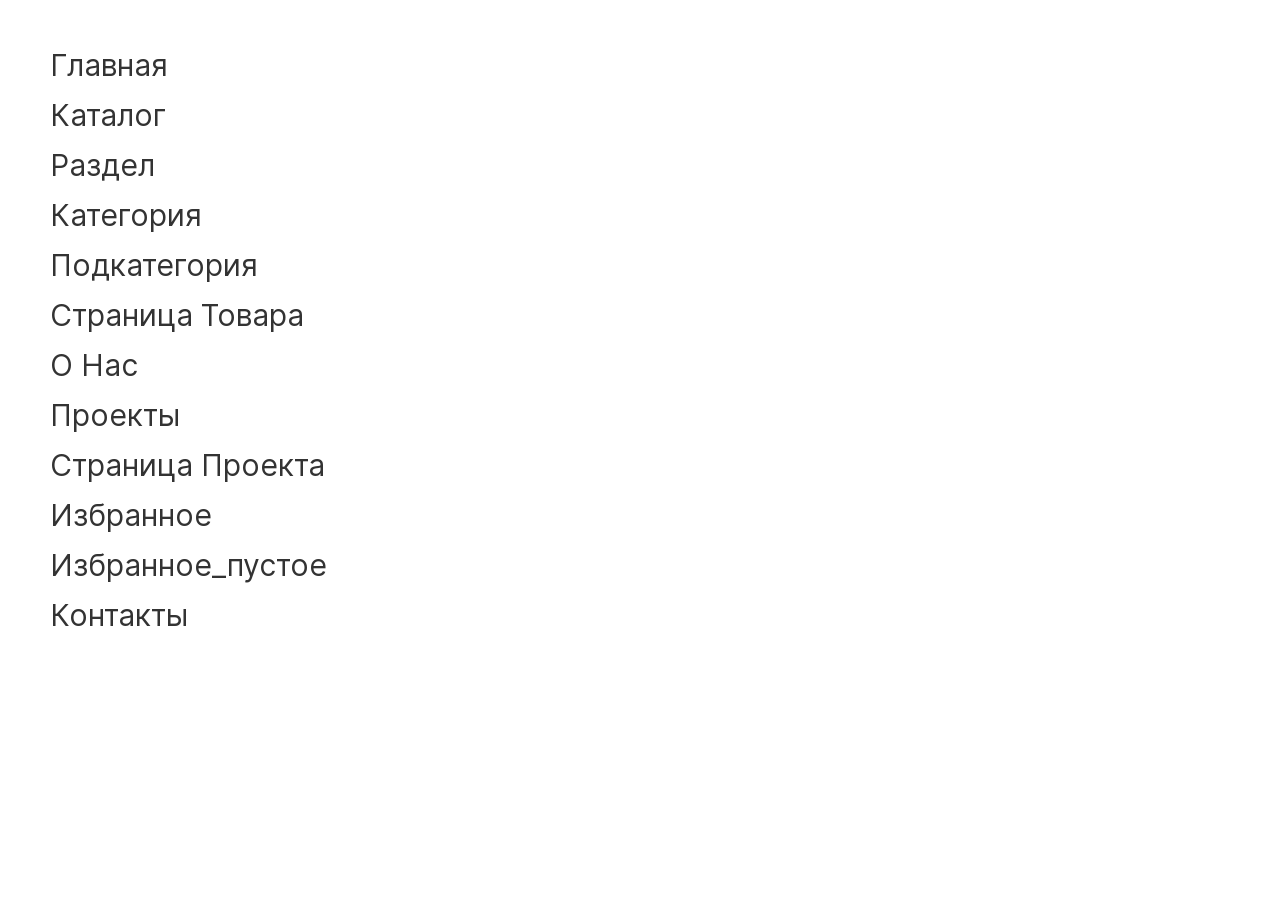
<file: nav.html>
<!DOCTYPE html>
<html lang="ru">

<head>
    <meta charset="UTF-8">
    <meta name="viewport" content="width=device-width, initial-scale=1.0">
    <meta name="description" content="">
    <meta name="keywords" content="">
    <meta name="color-scheme" content="light only">
    <link rel="stylesheet" href="css/swiper-bundle.min.css">
    <link rel="stylesheet" href="css/fancybox.css">
    <link rel="stylesheet" href="css/style.min.css">
    <link rel="icon" href="img/favicon.svg" type="image/svg+xml">
    <title>Главная</title>
</head>



<style>
    .wrapper a {
        font-size: 30px;
        text-transform: capitalize;
    }

    .wrapper button {
        margin-bottom: 25px;
        width: 300px;
        height: 45px;
    }
</style>

<body class="m-page">

    <div class="wrapper" style="padding: 50px;">
        <a href="index.html" style="display: block; margin-bottom: 20px;">
            Главная
        </a>
        <a href="catalog.html" style="display: block; margin-bottom: 20px;">
            Каталог
        </a>
        <a href="catalog2.html" style="display: block; margin-bottom: 20px;">
            Раздел
        </a>
        <a href="catalog3.html" style="display: block; margin-bottom: 20px;">
            Категория
        </a>
        <a href="catalog4.html" style="display: block; margin-bottom: 20px;">
            Подкатегория
        </a>
        <a href="catalog-item.html" style="display: block; margin-bottom: 20px;">
            Страница товара
        </a>
        <a href="about.html" style="display: block; margin-bottom: 20px;">
            О нас
        </a>
        <a href="geography.html" style="display: block; margin-bottom: 20px;">
            Проекты
        </a>
        <a href="project-item.html" style="display: block; margin-bottom: 20px;">
            Страница проекта
        </a>
        <a href="favourite.html" style="display: block; margin-bottom: 20px;">
            Избранное
        </a>
        <a href="favourite2.html" style="display: block; margin-bottom: 20px;">
            Избранное_пустое
        </a>
        <a href="contacts.html" style="display: block; margin-bottom: 20px;">
            Контакты
        </a>


    </div>








    <!--  -->
    <div class="modal modal-city" id="cityModal">
        <div class="modal__bg modal-bg _close-modal"></div>
        <div class="modal__dialog">
            <div class="h2">
                Куда доставить?
            </div>

            <div class="fg _mt20">
                <input type="text" placeholder="Укажите адрес доставки">
            </div>

            <div class="_mt20 text-center">
                <div class="text14 gray-text">
                    Доставляем по всей России. Разрабатываем схему погрузки, контролируем маршрут и прибытие на объект. <br>
                Имеем собственным автотранспорт до 20т. Так же доставляем ж/д.
                </div>
            </div>


            <button class="close-btn _close-modal">
                <img src="img/close2.svg" alt="">
            </button>
        </div>
    </div>


    <script src="js/jquery.min.js"></script>
    <script src="js/fancybox.umd.js"></script>
    <script src="js/swiper-bundle.min.js"></script>
    <script src="js/main.min.js"></script>

</body>

</html>
</file>
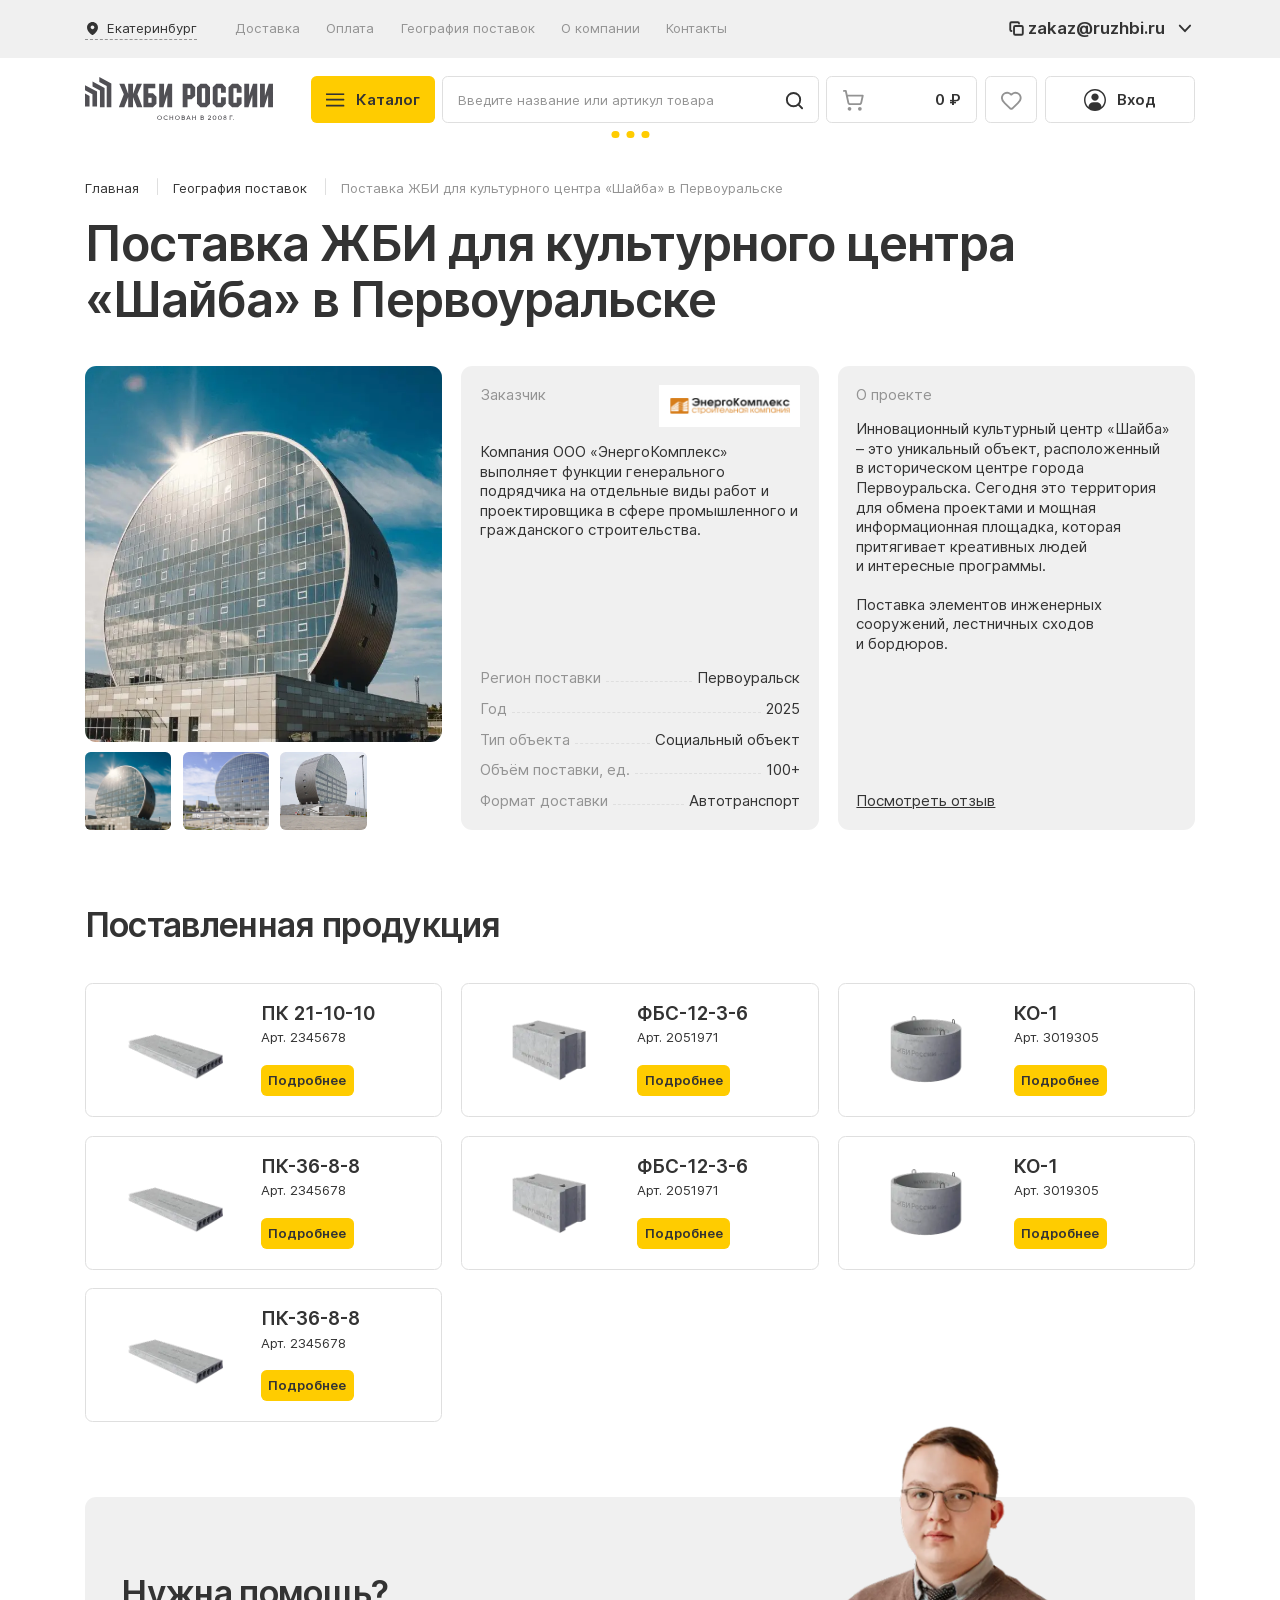
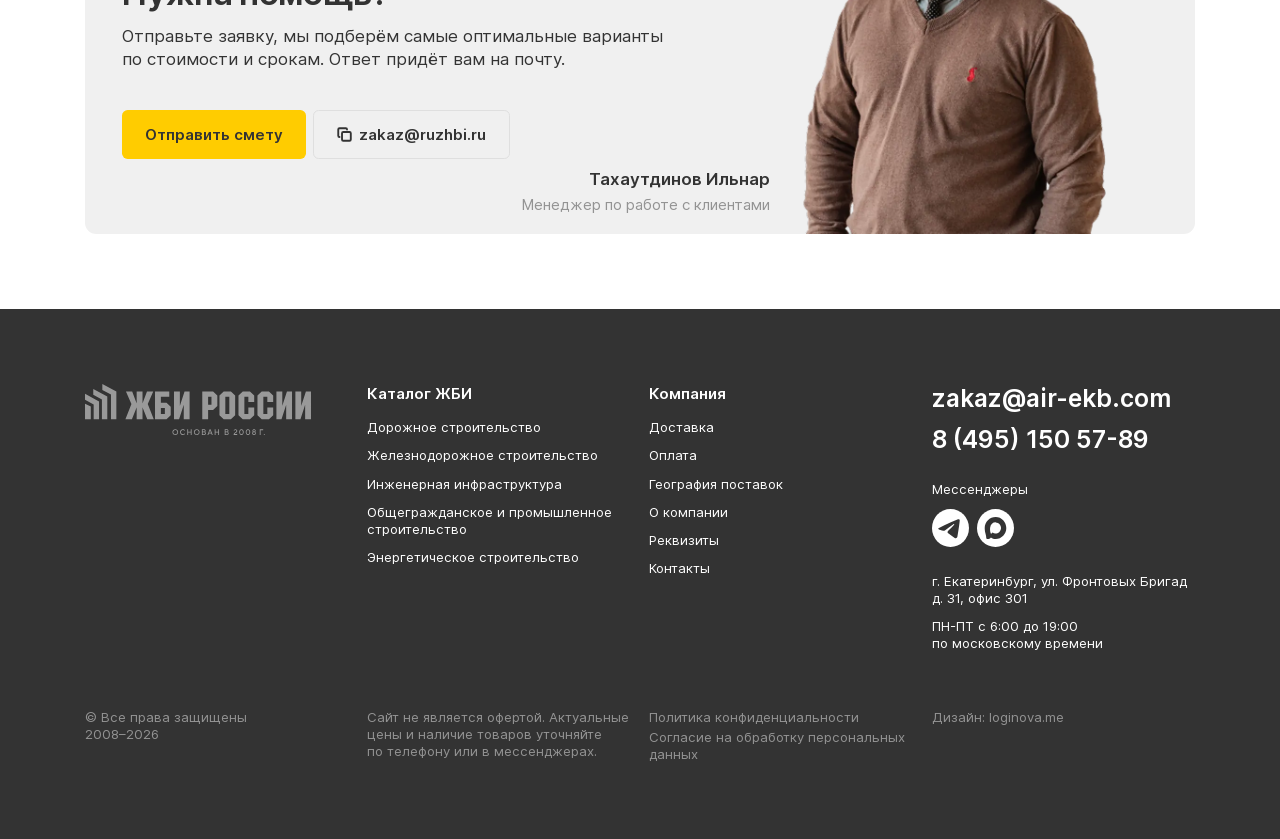
<file: project-item.html>
<!DOCTYPE html>
<html lang="ru">

<head>
    <meta charset="UTF-8">
    <meta name="viewport" content="width=device-width, initial-scale=1.0">
    <meta name="description" content="">
    <meta name="keywords" content="">
    <meta name="color-scheme" content="light only">
    <link rel="stylesheet" href="css/swiper-bundle.min.css">
    <link rel="stylesheet" href="css/fancybox.css">
    <link rel="stylesheet" href="css/style.min.css">
    <link rel="icon" href="img/favicon.svg" type="image/svg+xml">
    <title>География поставок</title>
</head>


<body class="m-page">
    <div class="wrapper">
        <div class="header-top">
            <div class="container">
                <div class="header-top__inner _flex">
                    <a href="" class="header-logo">
                        <img src="img/logo2.svg" alt="">
                    </a>

                    <div data-modal="cityModal" class="header-city _flex">
                        <img src="img/marker3.svg" alt="">
                        <div class="text14">Екатеринбург</div>
                    </div>
                    <div class="nav">
                        <ul>
                            <li><a href="">Доставка</a></li>
                            <li><a href="">Оплата</a></li>
                            <li><a href="">География поставок</a></li>
                            <li><a href="">О компании</a></li>
                            <li><a href="">Контакты</a></li>
                        </ul>
                    </div>

                    <button class="_toggle-catalog header-top__btn m-btn m-btn-yellow">
                        <span>Каталог</span>
                        <img src="img/arrow-right.svg" alt="">
                    </button>

                    <div class="header-action">
                        <div class="header-action__top _flex">
                            <button class="copy-btn" data-copy="zakaz@ruzhbi.ru">
                                <svg xmlns="http://www.w3.org/2000/svg" width="16" height="16" viewBox="0 0 16 16" fill="none">
                                    <path d="M2.66927 10.6654C1.93594 10.6654 1.33594 10.0654 1.33594 9.33203V2.66536C1.33594 1.93203 1.93594 1.33203 2.66927 1.33203H9.33594C10.0693 1.33203 10.6693 1.93203 10.6693 2.66536M6.66927 5.33203H13.3359C14.0723 5.33203 14.6693 5.92898 14.6693 6.66536V13.332C14.6693 14.0684 14.0723 14.6654 13.3359 14.6654H6.66927C5.93289 14.6654 5.33594 14.0684 5.33594 13.332V6.66536C5.33594 5.92898 5.93289 5.33203 6.66927 5.33203Z" stroke="#333333" stroke-width="2" stroke-linecap="round" stroke-linejoin="round" />
                                </svg>
                                <span class="h5 _view1">
                            zakaz@ruzhbi.ru
                        </span>
                                <span class="h5 _view2">
                            скопировано
                        </span>
                            </button>
                            <button class="header-action__toggle">
                                <svg xmlns="http://www.w3.org/2000/svg" width="20" height="20" viewBox="0 0 20 20" fill="none">
                                    <path d="M4 7L9.5 13L15 7" stroke="#333333" stroke-width="2" stroke-linecap="round" stroke-linejoin="round" />
                                </svg>
                            </button>
                        </div>
                        <div class="header-action__bottom">
                            <div class="header-action__links">
                                <a href="" class="header-action__link">
                                    <svg xmlns="http://www.w3.org/2000/svg" width="16" height="16" viewBox="0 0 16 16" fill="none">
                                        <path d="M9.22003 11.046C9.35772 11.1092 9.51283 11.1237 9.65983 11.0869C9.80682 11.0502 9.93692 10.9645 10.0287 10.844L10.2654 10.534C10.3896 10.3684 10.5506 10.234 10.7357 10.1414C10.9209 10.0488 11.125 10.0007 11.332 10.0007H13.332C13.6857 10.0007 14.0248 10.1411 14.2748 10.3912C14.5249 10.6412 14.6654 10.9804 14.6654 11.334V13.334C14.6654 13.6876 14.5249 14.0267 14.2748 14.2768C14.0248 14.5268 13.6857 14.6673 13.332 14.6673C10.1494 14.6673 7.09719 13.403 4.84675 11.1526C2.59631 8.90216 1.33203 5.84992 1.33203 2.66732C1.33203 2.3137 1.47251 1.97456 1.72256 1.72451C1.9726 1.47446 2.31174 1.33398 2.66536 1.33398H4.66536C5.01899 1.33398 5.35812 1.47446 5.60817 1.72451C5.85822 1.97456 5.9987 2.3137 5.9987 2.66732V4.66732C5.9987 4.87431 5.9505 5.07846 5.85793 5.2636C5.76536 5.44874 5.63096 5.60979 5.46536 5.73398L5.15336 5.96798C5.03098 6.06144 4.94471 6.19437 4.90922 6.34422C4.87374 6.49406 4.89122 6.65157 4.9587 6.78998C5.86982 8.64056 7.36831 10.1372 9.22003 11.046Z" stroke="#333333" stroke-width="2" stroke-linecap="round" stroke-linejoin="round" />
                                    </svg>
                                    <span class="h7">
                                8 (495) 150 57-89
                            </span>
                                </a>
                            </div>
                            <div class="header-action__links">
                                <a href="" class="header-action__link">
                                    <svg xmlns="http://www.w3.org/2000/svg" width="16" height="16" viewBox="0 0 16 16" fill="none">
                                        <path class="_fill" d="M1.2071 7.78249C2.60989 7.00979 4.17579 6.36489 5.63889 5.71669C8.15599 4.65499 10.6831 3.61169 13.2357 2.64039C13.7323 2.47489 14.6247 2.31304 14.7122 3.04904C14.6643 4.09084 14.4672 5.12654 14.332 6.16224C13.9888 8.43984 13.5922 10.7096 13.2055 12.9797C13.0722 13.7359 12.125 14.1273 11.5189 13.6434C10.0623 12.6595 8.59449 11.6852 7.15649 10.6785C6.68544 10.1999 7.12224 9.51254 7.54294 9.17074C8.74264 7.98844 10.0149 6.98394 11.1519 5.74054C11.4586 4.99989 10.5524 5.62409 10.2535 5.81534C8.61114 6.94714 7.00894 8.14804 5.27734 9.14274C4.39284 9.62964 3.36194 9.21354 2.47784 8.94184C1.68513 8.61364 0.523522 8.28299 1.20702 7.78254L1.2071 7.78249Z" fill="#333333" />
                                    </svg>
                                    <span class="h7">
                                Telegram
                            </span>
                                </a>
                                <a href="" class="header-action__link">
                                    <svg xmlns="http://www.w3.org/2000/svg" width="16" height="16" viewBox="0 0 16 16" fill="none">
                                        <path class="_fill" d="M8.15549 15.159C6.74231 15.159 6.08558 14.9518 4.94404 14.123C4.22198 15.0554 1.93545 15.784 1.83574 14.5374C1.83574 13.6015 1.62943 12.8107 1.39562 11.9474C1.11711 10.8837 0.800781 9.69926 0.800781 7.98296C0.800781 3.88387 4.14977 0.800049 8.11767 0.800049C12.089 0.800049 15.2007 4.03581 15.2007 8.02094C15.2071 9.90527 14.4689 11.7152 13.1481 13.0534C11.8272 14.3917 10.0317 15.1489 8.15549 15.159ZM8.21394 4.34316C6.28157 4.24301 4.77556 5.58635 4.44203 7.69288C4.16696 9.4368 4.65521 11.5606 5.07126 11.6711C5.27068 11.7194 5.77269 11.312 6.08558 10.9977C6.60296 11.3567 7.20545 11.5723 7.83228 11.6228C8.79478 11.6693 9.73702 11.3346 10.4565 10.6908C11.176 10.047 11.6152 9.14541 11.6798 8.1798C11.7175 7.21218 11.3754 6.2684 10.7272 5.55153C10.079 4.83465 9.17653 4.40198 8.21394 4.34661V4.34316Z" fill="#333333" />
                                    </svg>
                                    <span class="h7">
                                Max
                            </span>
                                </a>
                            </div>
                            <div class="text12 gray-text">
                                ПН-ПТ c 6:00 до 19:00 <br>
                        по московскому времени
                            </div>
                        </div>
                    </div>

                    <button class="header-top__close _toggle-menu">
                        <img src="img/close2.svg" alt="">
                    </button>

                    <a href="" class="header-top__req">
                        <span>Отправить заявку</span>
                        <img src="img/arrow-right.svg" alt="">
                    </a>
                </div>
            </div>
        </div>

        <div class="header-bottom">
            <div class="container">
                <div class="header-bottom__inner _flex">
                    <div class="header-bottom__mob">
                        <a href="" class="header-logo">
                            <img src="img/logo2.svg" alt="">
                        </a>
                        <a href="" class="header-bottom__phone h7">
                            8 (495) 150 57-89
                        </a>
                    </div>
                    <button class="_toggle-catalog catalog-btn m-btn m-btn-yellow">
                        <span class="catalog-btn__img">
                    <img src="img/burger.svg" alt="" class="_view1">
                    <img src="img/burger2.svg" alt="" class="_view2">
                </span>
                        <span class="body-m">Каталог</span>
                    </button>
                    <div class="header-search">
                        <div class="fg">
                            <input type="text" placeholder="Введите название или артикул товара">
                        </div>
                        <img class="header-search__icon" src="img/search.svg" alt="">

                        <div class="search-block__loader loader">
                            <span></span>
                            <span></span>
                            <span></span>
                        </div>
                    </div>
                    <a href="" class="header-cart m-btn-gray-outline">
                        <svg xmlns="http://www.w3.org/2000/svg" width="24" height="24" viewBox="0 0 24 24" fill="none">
                            <path d="M2.05078 2.05078H4.05078L6.71078 14.4708C6.80836 14.9256 7.06145 15.3323 7.42649 15.6206C7.79153 15.909 8.24569 16.0611 8.71078 16.0508H18.4908C18.946 16.05 19.3873 15.8941 19.7418 15.6086C20.0964 15.3232 20.3429 14.9253 20.4408 14.4808L22.0908 7.05078H5.12078M9.00078 21.0008C9.00078 21.5531 8.55307 22.0008 8.00078 22.0008C7.4485 22.0008 7.00078 21.5531 7.00078 21.0008C7.00078 20.4485 7.4485 20.0008 8.00078 20.0008C8.55307 20.0008 9.00078 20.4485 9.00078 21.0008ZM20.0008 21.0008C20.0008 21.5531 19.5531 22.0008 19.0008 22.0008C18.4485 22.0008 18.0008 21.5531 18.0008 21.0008C18.0008 20.4485 18.4485 20.0008 19.0008 20.0008C19.5531 20.0008 20.0008 20.4485 20.0008 21.0008Z" stroke="#939393" stroke-width="2" stroke-linecap="round" stroke-linejoin="round" />
                        </svg>
                        <span class="h6">0 ₽</span>
                    </a>
                    <a href="" class="header-favourite m-btn-gray-outline">
                        <svg xmlns="http://www.w3.org/2000/svg" width="24" height="24" viewBox="0 0 24 24" fill="none">
                            <path d="M2 9.50053C2.00002 8.38773 2.33759 7.30111 2.96813 6.38419C3.59867 5.46727 4.49252 4.76319 5.53161 4.36493C6.5707 3.96667 7.70616 3.89297 8.78801 4.15357C9.86987 4.41417 10.8472 4.99681 11.591 5.82453C11.6434 5.88054 11.7067 5.9252 11.7771 5.95573C11.8474 5.98626 11.9233 6.00201 12 6.00201C12.0767 6.00201 12.1526 5.98626 12.2229 5.95573C12.2933 5.9252 12.3566 5.88054 12.409 5.82453C13.1504 4.99143 14.128 4.4039 15.2116 4.14013C16.2952 3.87636 17.4335 3.94887 18.4749 4.34801C19.5163 4.74715 20.4114 5.45398 21.0411 6.37443C21.6708 7.29488 22.0053 8.38529 22 9.50053C22 11.7905 20.5 13.5005 19 15.0005L13.508 20.3135C13.3217 20.5275 13.0919 20.6994 12.834 20.8178C12.5762 20.9362 12.296 20.9984 12.0123 21.0002C11.7285 21.002 11.4476 20.9434 11.1883 20.8283C10.9289 20.7131 10.697 20.5442 10.508 20.3325L5 15.0005C3.5 13.5005 2 11.8005 2 9.50053Z" stroke="#939393" stroke-width="2" stroke-linecap="round" stroke-linejoin="round" />
                        </svg>
                    </a>
                    <div class="header-lk">
                        <a href="" class="header-lk__show m-btn m-btn-gray-outline">
                            <img src="img/user.svg" alt="">
                            <span class="h6">Вход</span>
                        </a>
                    </div>
                </div>
            </div>
            <div class="header-catalog">
                <button class="_back-to-menu header-catalog__close">
                    <img src="img/close2.svg" alt="">
                </button>
                <button class="_back-to-menu header-catalog__back back-btn">
                    <img src="img/arrow-left.svg" alt="">
                    <span class="h5">Каталог</span>
                </button>
                <div class="container">
                    <div class="header-catalog__inner">
                        <div class="header-catalog__col">
                            <div class="header-catalog__items">
                                <div class="menu-item">
                                    <div class="menu-item__show">
                                        <span class="h5">Популярные категории</span>
                                    </div>
                                    <div class="menu-item__hidden">
                                        <button class="menu-item__back back-btn">
                                            <img src="img/arrow-left.svg" alt="">
                                            <span class="h5">Популярные категории</span>
                                        </button>
                                        <div class="menu-item__scroll">
                                            <div class="menu-group">
                                                <a href="" class="h4">
                                                    Благоустройство территорий
                                                </a>
                                                <ul class="menu-group__links">
                                                    <li><a href="">Вазоны</a></li>
                                                    <li><a href="">Комплектующие водоотвода (решётки, пескоуловители и т.д.)</a></li>
                                                    <li><a href="">Заборы и другие элементы ограждения</a></li>
                                                    <li><a href="">Скамьи</a></li>
                                                    <li><a href="">Стойки (опоры) дорожных знаков</a></li>
                                                    <li><a href="">Столбы освещения (опоры освещения)</a></li>
                                                    <li><a href="">Тетраподы</a></li>
                                                    <li><a href="">Тротуарная плитка</a></li>
                                                    <li><a href="">Урны</a></li>
                                                    <li><a href="">Фундаменты дорожных знаков</a></li>
                                                    <li><a href="">Козырьки входа</a></li>
                                                </ul>
                                            </div>
                                            <div class="menu-group">
                                                <a href="" class="h4">
                                                    Балки
                                                </a>
                                                <ul class="menu-group__links">
                                                    <li><a href="">Балки обвязочные</a></li>
                                                    <li><a href="">Балки перекрытий СБНОС</a></li>
                                                    <li><a href="">Балки подкрановых путей</a></li>
                                                    <li><a href="">Балки стропильные</a></li>
                                                    <li><a href="">Балки фундаментные</a></li>
                                                </ul>
                                            </div>
                                            <div class="menu-group">
                                                <a href="" class="h4">
                                                    Благоустройство территорий
                                                </a>
                                                <ul class="menu-group__links">
                                                    <li><a href="">Вазоны</a></li>
                                                    <li><a href="">Комплектующие водоотвода (решётки, пескоуловители и т.д.)</a></li>
                                                    <li><a href="">Заборы и другие элементы ограждения</a></li>
                                                    <li><a href="">Скамьи</a></li>
                                                    <li><a href="">Стойки (опоры) дорожных знаков</a></li>
                                                    <li><a href="">Столбы освещения (опоры освещения)</a></li>
                                                    <li><a href="">Тетраподы</a></li>
                                                    <li><a href="">Тротуарная плитка</a></li>
                                                    <li><a href="">Урны</a></li>
                                                    <li><a href="">Фундаменты дорожных знаков</a></li>
                                                    <li><a href="">Козырьки входа</a></li>
                                                </ul>
                                            </div>
                                            <div class="menu-item__more _flex">
                                                <a href="" class="menu-item__more-link text16">
                                                    Все товары
                                                </a>
                                            </div>
                                        </div>
                                    </div>
                                </div>

                                <div class="menu-item">
                                    <div class="menu-item__show">
                                        <span class="h5">Дорожное строительство</span>
                                    </div>
                                    <div class="menu-item__hidden">
                                        <button class="menu-item__back back-btn">
                                            <img src="img/arrow-left.svg" alt="">
                                            <span class="h5">Дорожное строительство</span>
                                        </button>
                                        <div class="menu-item__scroll">
                                            <div class="menu-group">
                                                <ul class="menu-group__links">
                                                    <li><a href="">Автопавильоны</a></li>
                                                    <li><a href="">Балки</a></li>
                                                    <li><a href="">Бассейны</a></li>
                                                    <li><a href="">Блоки</a></li>
                                                    <li><a href="">Гаражи</a></li>
                                                    <li><a href="">Детали резервуаров</a></li>
                                                    <li><a href="">Диафрагмы жесткости</a></li>
                                                    <li><a href="">ЖБИ для с/х</a></li>
                                                    <li><a href="">Кирпич</a></li>
                                                    <li><a href="">Колонны</a></li>
                                                    <li><a href="">Люки</a></li>
                                                    <li><a href="">Панели стеновые, цокольные, карнизные, керамзитобетонные</a></li>
                                                    <li><a href="">Перемычки</a></li>
                                                    <li><a href="">Плиты</a></li>
                                                    <li><a href="">Прогоны</a></li>
                                                    <li><a href="">Ригели</a></li>
                                                    <li><a href="">Сваи</a></li>
                                                    <li><a href="">Фундаменты</a></li>
                                                    <li><a href="">Шахты лифта</a></li>
                                                    <li><a href="">Элементы лестничных сходов</a></li>
                                                </ul>
                                            </div>
                                        </div>
                                    </div>
                                </div>

                                <div class="menu-item">
                                    <div class="menu-item__show">
                                        <span class="h5">Железнодорожное строительство</span>
                                    </div>
                                    <div class="menu-item__hidden">
                                        <button class="menu-item__back back-btn">
                                            <img src="img/arrow-left.svg" alt="">
                                            <span class="h5">Железнодорожное строительство</span>
                                        </button>
                                        <div class="menu-item__scroll">
                                            <div class="menu-group">
                                                <ul class="menu-group__links">
                                                    <li><a href="">Автопавильоны</a></li>
                                                    <li><a href="">Балки</a></li>
                                                    <li><a href="">Бассейны</a></li>
                                                    <li><a href="">Блоки</a></li>
                                                    <li><a href="">Гаражи</a></li>
                                                    <li><a href="">Детали резервуаров</a></li>
                                                    <li><a href="">Диафрагмы жесткости</a></li>
                                                    <li><a href="">ЖБИ для с/х</a></li>
                                                    <li><a href="">Кирпич</a></li>
                                                    <li><a href="">Колонны</a></li>
                                                    <li><a href="">Люки</a></li>
                                                    <li><a href="">Панели стеновые, цокольные, карнизные, керамзитобетонные</a></li>
                                                    <li><a href="">Перемычки</a></li>
                                                    <li><a href="">Плиты</a></li>
                                                    <li><a href="">Прогоны</a></li>
                                                    <li><a href="">Ригели</a></li>
                                                    <li><a href="">Сваи</a></li>
                                                    <li><a href="">Фундаменты</a></li>
                                                    <li><a href="">Шахты лифта</a></li>
                                                    <li><a href="">Элементы лестничных сходов</a></li>
                                                </ul>
                                            </div>
                                        </div>
                                    </div>
                                </div>

                                <div class="menu-item">
                                    <div class="menu-item__show">
                                        <span class="h5">Инженерная инфраструктура</span>
                                    </div>
                                    <div class="menu-item__hidden">
                                        <button class="menu-item__back back-btn">
                                            <img src="img/arrow-left.svg" alt="">
                                            <span class="h5">Инженерная инфраструктура</span>
                                        </button>
                                        <div class="menu-item__scroll">
                                            <div class="menu-group">
                                                <ul class="menu-group__links">
                                                    <li><a href="">Автопавильоны</a></li>
                                                    <li><a href="">Балки</a></li>
                                                    <li><a href="">Бассейны</a></li>
                                                    <li><a href="">Блоки</a></li>
                                                    <li><a href="">Гаражи</a></li>
                                                    <li><a href="">Детали резервуаров</a></li>
                                                    <li><a href="">Диафрагмы жесткости</a></li>
                                                    <li><a href="">ЖБИ для с/х</a></li>
                                                    <li><a href="">Кирпич</a></li>
                                                    <li><a href="">Колонны</a></li>
                                                    <li><a href="">Люки</a></li>
                                                    <li><a href="">Панели стеновые, цокольные, карнизные, керамзитобетонные</a></li>
                                                    <li><a href="">Перемычки</a></li>
                                                    <li><a href="">Плиты</a></li>
                                                    <li><a href="">Прогоны</a></li>
                                                    <li><a href="">Ригели</a></li>
                                                    <li><a href="">Сваи</a></li>
                                                    <li><a href="">Фундаменты</a></li>
                                                    <li><a href="">Шахты лифта</a></li>
                                                    <li><a href="">Элементы лестничных сходов</a></li>
                                                </ul>
                                            </div>
                                        </div>
                                    </div>
                                </div>

                                <div class="menu-item">
                                    <div class="menu-item__show">
                                        <span class="h5">Общегражданское и промышленное строительство</span>
                                    </div>
                                    <div class="menu-item__hidden">
                                        <button class="menu-item__back back-btn">
                                            <img src="img/arrow-left.svg" alt="">
                                            <span class="h5">Общегражданское и промышленное строительство</span>
                                        </button>
                                        <div class="menu-item__scroll">
                                            <div class="menu-group">
                                                <ul class="menu-group__links">
                                                    <li><a href="">Автопавильоны</a></li>
                                                    <li><a href="">Балки</a></li>
                                                    <li><a href="">Бассейны</a></li>
                                                    <li><a href="">Блоки</a></li>
                                                    <li><a href="">Гаражи</a></li>
                                                    <li><a href="">Детали резервуаров</a></li>
                                                    <li><a href="">Диафрагмы жесткости</a></li>
                                                    <li><a href="">ЖБИ для с/х</a></li>
                                                    <li><a href="">Кирпич</a></li>
                                                    <li><a href="">Колонны</a></li>
                                                    <li><a href="">Люки</a></li>
                                                    <li><a href="">Панели стеновые, цокольные, карнизные, керамзитобетонные</a></li>
                                                    <li><a href="">Перемычки</a></li>
                                                    <li><a href="">Плиты</a></li>
                                                    <li><a href="">Прогоны</a></li>
                                                    <li><a href="">Ригели</a></li>
                                                    <li><a href="">Сваи</a></li>
                                                    <li><a href="">Фундаменты</a></li>
                                                    <li><a href="">Шахты лифта</a></li>
                                                    <li><a href="">Элементы лестничных сходов</a></li>
                                                </ul>
                                            </div>
                                        </div>
                                    </div>
                                </div>

                                <div class="menu-item">
                                    <div class="menu-item__show">
                                        <span class="h5">Энергетическое строительство</span>
                                    </div>
                                    <div class="menu-item__hidden">
                                        <button class="menu-item__back back-btn">
                                            <img src="img/arrow-left.svg" alt="">
                                            <span class="h5">Энергетическое строительство</span>
                                        </button>
                                        <div class="menu-item__scroll">
                                            <div class="menu-group">
                                                <ul class="menu-group__links">
                                                    <li><a href="">Автопавильоны</a></li>
                                                    <li><a href="">Балки</a></li>
                                                    <li><a href="">Бассейны</a></li>
                                                    <li><a href="">Блоки</a></li>
                                                    <li><a href="">Гаражи</a></li>
                                                    <li><a href="">Детали резервуаров</a></li>
                                                    <li><a href="">Диафрагмы жесткости</a></li>
                                                    <li><a href="">ЖБИ для с/х</a></li>
                                                    <li><a href="">Кирпич</a></li>
                                                    <li><a href="">Колонны</a></li>
                                                    <li><a href="">Люки</a></li>
                                                    <li><a href="">Панели стеновые, цокольные, карнизные, керамзитобетонные</a></li>
                                                    <li><a href="">Перемычки</a></li>
                                                    <li><a href="">Плиты</a></li>
                                                    <li><a href="">Прогоны</a></li>
                                                    <li><a href="">Ригели</a></li>
                                                    <li><a href="">Сваи</a></li>
                                                    <li><a href="">Фундаменты</a></li>
                                                    <li><a href="">Шахты лифта</a></li>
                                                    <li><a href="">Элементы лестничных сходов</a></li>
                                                </ul>
                                            </div>
                                        </div>
                                    </div>
                                </div>

                            </div>
                        </div>
                        <div class="header-catalog__col2"></div>
                    </div>
                </div>
            </div>
        </div>




        <main class="content">

            <div class='project-main m-section'>
                <div class="container">
                    <div class='breadcrumbs'>
                        <button class="breadcrumbs__btn">
                            <img src="img/dots.svg" alt="">
                        </button>
                        <div class='breadcrumbs__inner'>
                            <a href="" class="breadcrumbs__item"><span>Главная</span></a>
                            <a href="" class="breadcrumbs__item"><span>География поставок</span></a>
                            <div class="breadcrumbs__item"><span>Поставка ЖБИ для культурного центра «Шайба» в Первоуральске</span></div>
                        </div>
                    </div>
                    <h1 class="h1">
                        Поставка ЖБИ для культурного центра «Шайба» в Первоуральске
                    </h1>
                    <div class="project-main__grid">
                        <div class="project-main__col">
                            <div class="gallery">
                                <div class="gallery__big">
                                    <div class="swiper mySwiper2">
                                        <div class="swiper-wrapper gallery-group">
                                            <div class="swiper-slide">
                                                <a href="img/gallery-img.webp" class="gallery__img" data-fancybox="@@album">
                                                    <img src="img/gallery-img.webp" alt="Галлерея">
                                                </a>
                                            </div>
                                            <div class="swiper-slide">
                                                <a href="img/gallery-img2.webp" class="gallery__img" data-fancybox="@@album">
                                                    <img src="img/gallery-img2.webp" alt="Галлерея">
                                                </a>
                                            </div>
                                            <div class="swiper-slide">
                                                <a href="img/gallery-img3.webp" class="gallery__img" data-fancybox="@@album">
                                                    <img src="img/gallery-img3.webp" alt="Галлерея">
                                                </a>
                                            </div>
                                        </div>
                                    </div>
                                </div>
                                <div class="gallery__small">
                                    <div thumbsSlider class="swiper mySwiper">
                                        <div class="swiper-wrapper">
                                            <div class="swiper-slide">
                                                <div class="gallery__img">
                                                    <img src="img/gallery-img.webp" alt="Галлерея">
                                                </div>
                                            </div>
                                            <div class="swiper-slide">
                                                <div class="gallery__img">
                                                    <img src="img/gallery-img2.webp" alt="Галлерея">
                                                </div>
                                            </div>
                                            <div class="swiper-slide">
                                                <div class="gallery__img">
                                                    <img src="img/gallery-img3.webp" alt="Галлерея">
                                                </div>
                                            </div>
                                        </div>
                                    </div>
                                </div>
                            </div>

                        </div>
                        <div class="project-main__col2">
                            <div class="project-info">
                                <div class="project-info__top">
                                    <div class="text16 gray-text">
                                        Заказчик
                                    </div>
                                    <img src="img/project-info.jpg" alt="">
                                </div>
                                <div class="_mt16">
                                    <div class="text text--small">
                                        <p>Компания ООО «ЭнергоКомплекс» выполняет функции генерального подрядчика на отдельные виды работ и проектировщика в сфере промышленного и гражданского строительства.</p>
                                    </div>
                                </div>
                                <div class="project-info__bottom">
                                    <div class="project-info__props">
                                        <div class="prop-item">
                                            <div class="prop-item__title">Регион поставки</div>
                                            <div class="prop-item__desc">Первоуральск</div>
                                        </div>
                                        <div class="prop-item">
                                            <div class="prop-item__title">Год</div>
                                            <div class="prop-item__desc">2025</div>
                                        </div>
                                        <div class="prop-item">
                                            <div class="prop-item__title">Тип объекта</div>
                                            <div class="prop-item__desc">Социальный объект</div>
                                        </div>
                                        <div class="prop-item">
                                            <div class="prop-item__title">Объём поставки, ед.</div>
                                            <div class="prop-item__desc">100+</div>
                                        </div>
                                        <div class="prop-item">
                                            <div class="prop-item__title">Формат доставки</div>
                                            <div class="prop-item__desc">Автотранспорт</div>
                                        </div>
                                    </div>
                                </div>
                            </div>
                        </div>
                        <div class="project-main__col3">
                            <div class="project-info">
                                <div class="project-info__top">
                                    <div class="text16 gray-text">
                                        О проекте
                                    </div>
                                </div>
                                <div class="_mt16">
                                    <div class="text text--small">
                                        <p>Инновационный культурный центр «Шайба» – это уникальный объект, расположенный в историческом центре города Первоуральска. Сегодня это территория для обмена проектами и мощная информационная площадка, которая притягивает креативных людей и интересные программы.  </p>
                                        <p>Поставка элементов инженерных сооружений, лестничных сходов и бордюров.</p>
                                    </div>
                                </div>
                                <div class="project-info__bottom">
                                    <a href="" class="text16 underline-text">
                                        Посмотреть отзыв
                                    </a>
                                </div>
                            </div>
                        </div>
                    </div>
                </div>
            </div>

            <div class="shipped m-section">
                <div class="container">
                    <div class="h2">
                        Поставленная продукция
                    </div>
                    <div class="_mt40 _mt28-tablet grid4 grid-laptop3 grid-tablet2 grid-mob-small">
                        <div class="product-card3">
                            <div class="product-card3__img">
                                <img src="img/product-img16.webp" alt="">
                            </div>
                            <div class="product-card3__content">
                                <div class="h4">ПК 21-10-10</div>
                                <div class="_mt4">
                                    <div class="text14">
                                        Арт. 2345678
                                    </div>
                                </div>
                                <div class="product-card3__nav _mt20 _flex">
                                    <a href="" class="m-btn m-btn-small m-btn-yellow">
                                        <span>Подробнее</span>
                                    </a>
                                </div>
                            </div>
                        </div>

                        <div class="product-card3">
                            <div class="product-card3__img">
                                <img src="img/product-img17.webp" alt="">
                            </div>
                            <div class="product-card3__content">
                                <div class="h4">ФБС-12-3-6</div>
                                <div class="_mt4">
                                    <div class="text14">
                                        Арт. 2051971
                                    </div>
                                </div>
                                <div class="product-card3__nav _mt20 _flex">
                                    <a href="" class="m-btn m-btn-small m-btn-yellow">
                                        <span>Подробнее</span>
                                    </a>
                                </div>
                            </div>
                        </div>

                        <div class="product-card3">
                            <div class="product-card3__img">
                                <img src="img/product-img18.webp" alt="">
                            </div>
                            <div class="product-card3__content">
                                <div class="h4">КО-1</div>
                                <div class="_mt4">
                                    <div class="text14">
                                        Арт. 3019305
                                    </div>
                                </div>
                                <div class="product-card3__nav _mt20 _flex">
                                    <a href="" class="m-btn m-btn-small m-btn-yellow">
                                        <span>Подробнее</span>
                                    </a>
                                </div>
                            </div>
                        </div>

                        <div class="product-card3">
                            <div class="product-card3__img">
                                <img src="img/product-img16.webp" alt="">
                            </div>
                            <div class="product-card3__content">
                                <div class="h4">ПК-36-8-8</div>
                                <div class="_mt4">
                                    <div class="text14">
                                        Арт. 2345678
                                    </div>
                                </div>
                                <div class="product-card3__nav _mt20 _flex">
                                    <a href="" class="m-btn m-btn-small m-btn-yellow">
                                        <span>Подробнее</span>
                                    </a>
                                </div>
                            </div>
                        </div>

                        <div class="product-card3">
                            <div class="product-card3__img">
                                <img src="img/product-img17.webp" alt="">
                            </div>
                            <div class="product-card3__content">
                                <div class="h4">ФБС-12-3-6</div>
                                <div class="_mt4">
                                    <div class="text14">
                                        Арт. 2051971
                                    </div>
                                </div>
                                <div class="product-card3__nav _mt20 _flex">
                                    <a href="" class="m-btn m-btn-small m-btn-yellow">
                                        <span>Подробнее</span>
                                    </a>
                                </div>
                            </div>
                        </div>

                        <div class="product-card3">
                            <div class="product-card3__img">
                                <img src="img/product-img18.webp" alt="">
                            </div>
                            <div class="product-card3__content">
                                <div class="h4">КО-1</div>
                                <div class="_mt4">
                                    <div class="text14">
                                        Арт. 3019305
                                    </div>
                                </div>
                                <div class="product-card3__nav _mt20 _flex">
                                    <a href="" class="m-btn m-btn-small m-btn-yellow">
                                        <span>Подробнее</span>
                                    </a>
                                </div>
                            </div>
                        </div>

                        <div class="product-card3">
                            <div class="product-card3__img">
                                <img src="img/product-img16.webp" alt="">
                            </div>
                            <div class="product-card3__content">
                                <div class="h4">ПК-36-8-8</div>
                                <div class="_mt4">
                                    <div class="text14">
                                        Арт. 2345678
                                    </div>
                                </div>
                                <div class="product-card3__nav _mt20 _flex">
                                    <a href="" class="m-btn m-btn-small m-btn-yellow">
                                        <span>Подробнее</span>
                                    </a>
                                </div>
                            </div>
                        </div>

                    </div>
                </div>
            </div>

            <div class="help m-section _last">
                <div class="container">
                    <div class="help__inner">
                        <div class="help__content">
                            <div class="h2">
                                Нужна помощь?
                            </div>
                            <div class="_mt12">
                                <div class="text18 text14-mob">
                                    Отправьте заявку, мы подберём самые оптимальные варианты <span class="_no-wrap">по стоимости</span> и срокам. Ответ придёт вам на почту.
                                </div>
                            </div>
                            <div class="help__nav _mt40 _mt28-tablet _flex">
                                <button class="m-btn m-btn-yellow">
                                    <span>Отправить смету</span>
                                </button>
                                <button data-copy="zakaz@ruzhbi.ru" class="m-btn m-btn-gray-outline _yellow">
                                    <svg xmlns="http://www.w3.org/2000/svg" width="16" height="16" viewBox="0 0 16 16" fill="none">
                                        <path d="M2.66927 10.6654C1.93594 10.6654 1.33594 10.0654 1.33594 9.33203V2.66536C1.33594 1.93203 1.93594 1.33203 2.66927 1.33203H9.33594C10.0693 1.33203 10.6693 1.93203 10.6693 2.66536M6.66927 5.33203H13.3359C14.0723 5.33203 14.6693 5.92898 14.6693 6.66536V13.332C14.6693 14.0684 14.0723 14.6654 13.3359 14.6654H6.66927C5.93289 14.6654 5.33594 14.0684 5.33594 13.332V6.66536C5.33594 5.92898 5.93289 5.33203 6.66927 5.33203Z" stroke="#333333" stroke-width="2" stroke-linecap="round" stroke-linejoin="round" />
                                    </svg>
                                    <span class="_view1">zakaz@ruzhbi.ru</span>
                                    <span class="_view2">скопировано</span>
                                </button>
                            </div>
                        </div>
                        <div class="help__worker">
                            <div class="help__worker-text">
                                <div class="h5 text14-mob">
                                    Тахаутдинов Ильнар
                                </div>
                                <div class="text16 text14-mob gray-text">
                                    Менеджер по работе <span class="_no-wrap">с клиентами</span>
                                </div>
                            </div>
                            <img src="img/worker.webp" alt="">
                        </div>
                    </div>
                </div>

            </div>

        </main>
        <footer class="footer">
            <div class="container">
                <div class="footer-top grid4">
                    <div class="footer-top__col">
                        <a href="" class="footer__logo">
                            <img src="img/logo.svg" alt="">
                        </a>
                    </div>
                    <div class="footer-top__col2">
                        <div class="body-m semi-bold-text">
                            Каталог ЖБИ
                        </div>
                        <div class="footer-nav _mt16">
                            <ul>
                                <li><a href="">Дорожное строительство</a></li>
                                <li><a href="">Железнодорожное строительство</a></li>
                                <li><a href="">Инженерная инфраструктура</a></li>
                                <li><a href="">Общегражданское и промышленное строительство</a></li>
                                <li><a href="">Энергетическое строительство</a></li>
                            </ul>
                        </div>
                    </div>
                    <div class="footer-top__col3">
                        <div class="body-m semi-bold-text">
                            Компания
                        </div>
                        <div class="footer-nav _mt16">
                            <ul>
                                <li><a href="">Доставка</a></li>
                                <li><a href="">Оплата</a></li>
                                <li><a href="">География поставок</a></li>
                                <li><a href="">О компании</a></li>
                                <li><a href="">Реквизиты</a></li>
                                <li><a href="">Контакты</a></li>
                            </ul>
                        </div>
                    </div>
                    <div class="footer-top__col4">
                        <div class="h3">
                            <a href="mailto:zakaz@air-ekb.com">zakaz@air-ekb.com</a>
                        </div>
                        <div class="_mt12">
                            <div class="h3">
                                <a href="tel:8 (495) 150 57-89">8 (495) 150 57-89</a>
                            </div>
                        </div>
                        <div class="_mt28 _mt16-tablet">
                            <div class="body-s">
                                Мессенджеры
                            </div>
                            <div class="socials _mt12">
                                <a href="" class="socials__item">
                                    <img src="img/tg.svg" alt="">
                                </a>
                                <a href="" class="socials__item">
                                    <img src="img/max.svg" alt="">
                                </a>
                            </div>
                        </div>
                        <div class="_mt28 _mt16-tablet">
                            <div class="body-s">
                                г. Екатеринбург, ул. Фронтовых Бригад <span class="_no-wrap">д. 31,</span> <span class="_no-wrap">офис 301</span>
                            </div>
                            <div class="_mt12">
                                <div class="body-s">
                                    ПН-ПТ c 6:00 до 19:00 по московскому времени
                                </div>
                            </div>
                        </div>
                    </div>
                </div>
                <div class="footer-bottom gray-text grid4">
                    <div class="footer-bottom__col">
                        <div class="body-s">
                            © Все права защищены <br>
                2008–2026
                        </div>
                    </div>
                    <div class="footer-bottom__col2">
                        <div class="body-s">
                            Сайт не является офертой. Актуальные цены <span class="_no-wrap">и наличие</span> товаров уточняйте по телефону или в мессенджерах.
                        </div>
                    </div>
                    <div class="footer-bottom__col3">
                        <a href="" class="body-s">Политика конфиденциальности</a>
                        <div class="_mt4">
                            <a href="" class="body-s">
                                Согласие на обработку персональных данных
                            </a>
                        </div>
                    </div>
                    <div class="footer-bottom__col4">
                        <div class="body-s">
                            Дизайн: <a href="">loginova.me</a>
                        </div>
                    </div>
                </div>
            </div>

            <button class="scroll-up">
                <img src="img/arrow-top.svg" alt="">
            </button>

            <div class="footer-mob">
                <button class="_toggle-menu footer-mob__btn">
                    <img src="img/menu-icon.svg" alt="">
                    <span>Меню</span>
                </button>
                <a href="" class="footer-mob__btn">
                    <img src="img/menu-icon2.svg" alt="">
                    <span>Избранное</span>
                    <span class="pin">2</span>
                </a>
                <a href="" class="footer-mob__btn">
                    <img src="img/menu-icon3.svg" alt="">
                    <span>Корзина</span>
                    <span class="pin">24</span>
                </a>
                <a href="" class="footer-mob__btn">
                    <img src="img/menu-icon4.svg" alt="">
                    <span>Вход</span>
                </a>
                <a href="" class="footer-mob__btn">
                    <img src="img/menu-icon5.svg" alt="">
                    <span>Контакты</span>
                </a>
            </div>

        </footer>
    </div>

    <div class="modal modal-city" id="cityModal">
        <div class="modal__bg modal-bg _close-modal"></div>
        <div class="modal__dialog">
            <div class="h2">
                Куда доставить?
            </div>

            <div class="fg _mt20">
                <input type="text" placeholder="Укажите адрес доставки">
            </div>

            <div class="_mt20 text-center">
                <div class="text14 gray-text">
                    Доставляем по всей России. Разрабатываем схему погрузки, контролируем маршрут и прибытие на объект. <br>
                Имеем собственным автотранспорт до 20т. Так же доставляем ж/д.
                </div>
            </div>


            <button class="close-btn _close-modal">
                <img src="img/close2.svg" alt="">
            </button>
        </div>
    </div>


    <script src="js/jquery.min.js"></script>
    <script src="js/fancybox.umd.js"></script>
    <script src="js/swiper-bundle.min.js"></script>
    <script src="js/main.min.js"></script>

</body>

</html>
</file>
<file: css/style.min.css>
@font-face{font-family:Inter;src:url(../fonts/Inter-Regular.woff) format("woff"),url(../fonts/Inter-Regular.woff2) format("woff2");font-weight:400;font-style:normal;font-display:swap}@font-face{font-family:Inter;src:url(../fonts/Inter-Medium.woff) format("woff"),url(../fonts/Inter-Medium.woff2) format("woff2");font-weight:500;font-style:normal;font-display:swap}@font-face{font-family:Inter;src:url(../fonts/Inter-SemiBold.woff) format("woff"),url(../fonts/Inter-SemiBold.woff2) format("woff2");font-weight:600;font-style:normal;font-display:swap}@font-face{font-family:Inter;src:url(../fonts/Inter-Bold.woff) format("woff"),url(../fonts/Inter-Bold.woff2) format("woff2");font-weight:700;font-style:normal;font-display:swap}*,::after,::before{margin:0;padding:0;-webkit-box-sizing:border-box;box-sizing:border-box;-webkit-font-smoothing:antialiased!important;-webkit-tap-highlight-color:transparent;outline:0!important}h1,h2,h3,h4,h5,h6{font-weight:400}a,body,div,form,h1,h2,h3,h4,h5,li,p,ul{margin:0;padding:0;border:0;text-decoration:none;line-height:1}button,input,textarea{outline:0!important;-webkit-transition:.125s;transition:.125s;font-family:inherit}input:active,input[type=checkbox]:focus,input[type=file]:focus,input[type=radio]:focus,input[type=text]:focus{outline:0!important}::-webkit-input-placeholder{color:#222}::-moz-placeholder{color:#222}:-moz-placeholder{color:#222}:-ms-input-placeholder{color:#222}input::-webkit-inner-spin-button,input::-webkit-outer-spin-button{-webkit-appearance:none;margin:0}input[type=number]{-moz-appearance:textfield}html{height:100%;scroll-behavior:smooth;width:100%}svg{-ms-flex-negative:0;flex-shrink:0;height:auto}circle,path,rect,svg{-webkit-transition:.3s;transition:.3s}a{color:inherit;text-decoration:none;-webkit-transition:.3s;transition:.3s}a:focus,a:hover{text-decoration:none}li,ul{margin:0;padding:0;list-style:none}i{line-height:100%}fieldset{min-width:0;padding:0;margin:0;border:0}button{cursor:pointer;border:none;outline:0;-webkit-box-sizing:border-box;box-sizing:border-box;-webkit-transition:.3s;transition:.3s;background-color:inherit;font-size:1em;color:#333}.swiper-button-next,.swiper-button-prev{z-index:2}.swiper-button-next::after,.swiper-button-prev::after{display:none}img{-webkit-user-select:none;-moz-user-select:none;-o-user-select:none;-ms-user-select:none;user-select:none;-ms-flex-negative:0;flex-shrink:0}html.fixed-body{overflow-y:hidden}.wrapper{min-height:100vh;display:-webkit-box;display:-ms-flexbox;display:flex;-webkit-box-orient:vertical;-webkit-box-direction:normal;-ms-flex-direction:column;flex-direction:column;-ms-flex-negative:0;flex-shrink:0}.content{-webkit-box-flex:1;-ms-flex-positive:1;flex-grow:1;display:-webkit-box;display:-ms-flexbox;display:flex;-webkit-box-orient:vertical;-webkit-box-direction:normal;-ms-flex-direction:column;flex-direction:column;width:100%}.m-page{width:calc(100vw - (100vw - 100%));overflow-x:hidden;font-family:Inter,sans-serif;font-weight:400;color:#333;font-size:16px}@media screen and (max-width:1680px){.m-page{font-size:.9523809524vw}}.m-page.fixed-body,.m-page.fixed-body2{overflow-y:hidden;padding-right:var(--scrollWidth)}.container{max-width:1680px;width:100%;margin:0 auto;padding:0 5.625em}a:hover{color:#eea501}@media screen and (max-width:1440px){.m-page{font-size:16px}.container{max-width:1360px}}@media screen and (max-width:1440px)and (max-width:1360px){.m-page{font-size:1.1764705882vw}}@media screen and (max-width:992px){.m-page{font-size:2vw}.container{padding:0 2.5em}}@media screen and (max-width:576px){.m-page{font-size:4.4444444444vw}.container{padding:0 1.25em}}.text-center{text-align:center}.caps-text{text-transform:uppercase}.underline-text{text-decoration:underline}.h1,.text h1{font-size:3.25em;line-height:115%;letter-spacing:-.02em;font-weight:600}.h2,.text h2{font-size:2.25em;line-height:120%;letter-spacing:-.02em;font-weight:600}.h3,.text h3{font-size:1.625em;line-height:120%;font-weight:600}.h4,.text h4{font-size:1.25em;line-height:120%;font-weight:600}.h5,.h6,.h7,.text h5,.text h6{font-weight:600}.text20{font-size:1.25em;line-height:120%}.text19{font-size:1.1875em;line-height:120%}.body-l,.h5,.text h5,.text li,.text p,.text18{font-size:1.125em;line-height:140%}.text17{font-size:1.0625em;line-height:120%}.body-m,.h6,.text h6,.text--small li,.text--small p,.text16{font-size:1em;line-height:130%}.text15{font-size:.9375em;line-height:120%}.body-s,.h7,.text14{font-size:.875em;line-height:129%}.text13{font-size:.8125em;line-height:120%}.body-xs,.text12{font-size:.75em;line-height:120%}.text11{font-size:.6875em;line-height:120%}.text10{font-size:.625em;line-height:120%}.body-xxs,.text8{font-size:.5em;line-height:110%}.extra-bold-text{font-weight:800}.bold-text{font-weight:700}.semi-bold-text{font-weight:600}.medium-text{font-weight:500}.regular-text{font-weight:400}.light-text{font-weight:300}._no-wrap{white-space:nowrap}.gray-text{color:#939393}.green-text{color:#69be15}@media screen and (max-width:992px){.h1,.text h1{font-size:2.625em;line-height:120%}.h2,.text h2{font-size:2.125em;line-height:115%}.h3-tablet{font-size:1.125em}.text20-tablet{font-size:1.25em}.text19-tablet{font-size:1.1875em}.text18-tablet{font-size:1.125em}.text17-tablet{font-size:1.0625em}.text li,.text p,.text16-tablet{font-size:1em;line-height:130%}.text15-tablet{font-size:.9375em;line-height:140%}.text14-tablet{font-size:.875em;line-height:130%}.text13-tablet{font-size:.8125em}.text12-tablet{font-size:.75em}.text11-tablet{font-size:.6875em}.text10-tablet{font-size:.625em}}@media screen and (max-width:576px){.body-m,.h6,.text h6,.text--small li,.text--small p,.text16{font-size:.85em}.h1,.h2,.text h1,.text h2{font-size:1.75em;line-height:115%}.h3-20-mob{font-size:1.25em}.text16-mob{font-size:1em}.text14-mob{font-size:.875em;line-height:130%}.text12-mob{font-size:.75em}}.m-btn{display:-webkit-box;display:-ms-flexbox;display:flex;-webkit-box-align:center;-ms-flex-align:center;align-items:center;-webkit-box-pack:center;-ms-flex-pack:center;justify-content:center;-webkit-transition:.225s ease-out;transition:.225s ease-out;padding:0 1.5em;height:3.25em;border-radius:.375em;font-weight:600}.m-btn:focus{-webkit-box-shadow:none;box-shadow:none}.m-btn img,.m-btn svg{width:1.5em;margin:0 .75em}.m-btn img:first-child,.m-btn svg:first-child{margin-left:0}.m-btn img:last-child,.m-btn svg:last-child{margin-right:0}.m-btn-small{height:2.0625em;padding:0 .5em}.m-btn-small span{font-size:.875em}.m-btn-yellow{background-color:#fc0;color:#333}.m-btn-yellow:hover{background-color:#eea501;color:#333}.m-btn-gray-outline{border:1px solid #dfdfdf;color:#333}.m-btn-gray-outline:hover{border-color:#939393;color:#333}.m-btn-gray-outline._yellow:hover{border-color:#eea501;background-color:#eea501}.m-btn-black{background-color:#333;color:#fff}.m-btn-black:hover{background-color:#262626;color:#fff}.fg{position:relative;margin:0}.fg label{display:block;font-size:.9375em;line-height:140%;margin-bottom:.375em}.fg label span{color:#fc0}.fg .nice-select,.fg input,.fg textarea{border-radius:.375em;border:1px solid #dfdfdf;padding:0 1.5em;height:3.3125em;width:100%;font-size:1em;background-color:#fff;color:#000}.fg .nice-select::-webkit-input-placeholder,.fg input::-webkit-input-placeholder,.fg textarea::-webkit-input-placeholder{color:#939393}.fg .nice-select::-moz-placeholder,.fg input::-moz-placeholder,.fg textarea::-moz-placeholder{color:#939393}.fg .nice-select:-ms-input-placeholder,.fg input:-ms-input-placeholder,.fg textarea:-ms-input-placeholder{color:#939393}.fg .nice-select::-ms-input-placeholder,.fg input::-ms-input-placeholder,.fg textarea::-ms-input-placeholder{color:#939393}.fg .nice-select::placeholder,.fg input::placeholder,.fg textarea::placeholder{color:#939393}.fg .nice-select:focus,.fg .nice-select:hover,.fg input:focus,.fg input:hover,.fg textarea:focus,.fg textarea:hover{border-color:#939393}.fg .nice-select:disabled,.fg input:disabled,.fg textarea:disabled{pointer-events:none;background:#f6f6f6!important;color:rgba(0,0,0,.4)}.fg textarea{padding-top:1.19em;padding-bottom:1.19em;height:13.0625em;resize:vertical}.fg__field{position:relative}.fg .nice-select{display:-webkit-box;display:-ms-flexbox;display:flex;-webkit-box-align:center;-ms-flex-align:center;align-items:center;-webkit-box-pack:justify;-ms-flex-pack:justify;justify-content:space-between;border-radius:.1875em;white-space:nowrap;height:3.6875em;padding:0 0 0 1.25em}.fg .nice-select.disabled{pointer-events:none;background:#f6f6f6!important}.fg .nice-select.disabled .current{opacity:.4}.fg .nice-select.open{border-bottom-left-radius:0;border-bottom-right-radius:0}.fg .nice-select:focus{border:1px solid #333}.fg .nice-select:before{content:"";-webkit-box-ordinal-group:4;-ms-flex-order:3;order:3;border-left:#333;-ms-flex-negative:0;flex-shrink:0;width:3.6875em;height:3.6875em;background-image:url(../img/select-arrow.svg);background-size:.5em auto;background-repeat:no-repeat;background-position:center;margin-left:1em}.fg .nice-select .current{font-size:1em;line-height:157%}.fg .nice-select .list{margin-top:-1px;border-radius:0 0 .1875em .1875em;width:calc(100% + 2px);left:-1px;border:1px solid #333;background:#fff;-webkit-box-shadow:none;box-shadow:none;max-height:14.875em;overflow-y:auto;z-index:5}.fg .nice-select .list::-webkit-scrollbar{width:.3125em;height:.3125em}.fg .nice-select .list::-webkit-scrollbar-track{background:#dfdfdf;border-radius:.25em}.fg .nice-select .list::-webkit-scrollbar-thumb{background:#939393;border-radius:.25em}.fg .nice-select .option{height:3.6875em;font-size:1em;line-height:157%;padding:.5em 1.25em;display:-webkit-box;display:-ms-flexbox;display:flex;-webkit-box-align:center;-ms-flex-align:center;align-items:center;color:#2b2b2b;border:none;border-bottom:1px solid #333}.fg .nice-select .option:last-child{border-bottom:none}.fg .nice-select .option.disabled{display:none}.fg .nice-select .option.focus,.fg .nice-select .option.selected.focus,.fg .nice-select .option:hover{background-color:#fc0;border-color:#fc0;font-weight:400;color:#fff}.fg._error input,.fg._error textarea{border-color:#fc0;color:#fc0}.fg._error input::-webkit-input-placeholder,.fg._error textarea::-webkit-input-placeholder{color:#fc0}.fg._error input::-moz-placeholder,.fg._error textarea::-moz-placeholder{color:#fc0}.fg._error input:-ms-input-placeholder,.fg._error textarea:-ms-input-placeholder{color:#fc0}.fg._error input::-ms-input-placeholder,.fg._error textarea::-ms-input-placeholder{color:#fc0}.fg._error input::placeholder,.fg._error textarea::placeholder{color:#fc0}.fg._error .fg__error-text{display:block}.fg__error-text{margin-top:.375em;color:#fc0;display:none}.m-check,.m-radio{position:relative}.m-check input,.m-radio input{position:absolute;opacity:0;width:100%;height:100%;left:0;top:0;z-index:2;cursor:pointer}.m-check label,.m-radio label{position:relative;cursor:pointer;display:block;padding-left:1.9375em;min-height:1.4375em}.m-check label:after,.m-check label:before,.m-radio label:after,.m-radio label:before{pointer-events:none}.m-check label:before,.m-radio label:before{content:"";position:absolute;z-index:1;left:0;top:0;border:1px solid #dfdfdf;width:1.4375em;height:1.4375em;background-size:0 auto;background-repeat:no-repeat;background-position:center;-webkit-transition:none;transition:none;background-color:#fff}.m-check label a,.m-radio label a{text-decoration:underline;position:relative;z-index:2}.m-check input:checked+label::before{background-size:.625em auto}.m-check label:before{border-radius:.25em;background-image:url(../img/check.svg)}.cartcalc{max-width:100%;width:7.5625em;display:grid;grid-template-columns:.875em calc(100% - 1.75em) .875em;border:1px solid #dfdfdf;height:3.0625em;padding:0 .75em;border-radius:.375em}.cartcalc input{height:100%;width:100%;border:none;color:#333;font-weight:600;font-size:1em;text-align:center}.cartcalc svg{width:100%;height:auto}.cartcalc button{display:-webkit-box;display:-ms-flexbox;display:flex;-webkit-box-align:center;-ms-flex-align:center;align-items:center;-webkit-box-pack:center;-ms-flex-pack:center;justify-content:center}.pagination{margin-top:2.5em}.pagination ul{display:-webkit-box;display:-ms-flexbox;display:flex;-webkit-box-align:center;-ms-flex-align:center;align-items:center;-webkit-box-pack:center;-ms-flex-pack:center;justify-content:center;gap:.5em}.pagination a{font-size:1.125em;display:-webkit-box;display:-ms-flexbox;display:flex;-webkit-box-align:center;-ms-flex-align:center;align-items:center;-webkit-box-pack:center;-ms-flex-pack:center;justify-content:center;height:2.22em;min-width:2.22em;padding:0 .5em;border-radius:.33em;font-weight:600;color:#939393}.pagination a:hover{background-color:#f0f0f0;color:#333}.pagination .next a,.pagination .prev a{border:1px solid #dfdfdf}.pagination .next a:after,.pagination .prev a:after{content:"";width:1em;height:1em;background-size:100% auto;background-repeat:no-repeat;background-position:center}.pagination .next a:hover,.pagination .prev a:hover{border-color:#333;background-color:rgba(0,0,0,0)}.pagination .disabled{pointer-events:none}.pagination .disabled a:after{opacity:.5}.pagination .prev{margin-right:auto}.pagination .prev a:after{background-image:url(../img/prev.svg)}.pagination .next{margin-left:auto}.pagination .next a:after{background-image:url(../img/next.svg)}.pagination .current a{background-color:#f0f0f0;color:#333;pointer-events:none}.load-more{margin-top:2.375em;display:-webkit-box;display:-ms-flexbox;display:flex;-webkit-box-align:center;-ms-flex-align:center;align-items:center;-webkit-box-pack:center;-ms-flex-pack:center;justify-content:center}.load-more__btn{display:-webkit-box;display:-ms-flexbox;display:flex;-webkit-box-align:center;-ms-flex-align:center;align-items:center}.load-more__btn:hover{opacity:.7}.load-more__btn img{width:1.25em;margin-right:1.25em}.tabs{display:-webkit-box;display:-ms-flexbox;display:flex}.tab{height:3.5625em;padding:0 1.56em;display:-webkit-box;display:-ms-flexbox;display:flex;-webkit-box-align:center;-ms-flex-align:center;align-items:center;position:relative;text-transform:uppercase;font-weight:700;color:rgba(51,51,51,.8);-webkit-transition:.3s;transition:.3s}.tab:not(:last-child){margin:0 .94em 0 0}.tab:before{content:"";position:absolute;width:100%;height:2px;left:0;bottom:0;background-color:#fc0;opacity:0;-webkit-transition:inherit;transition:inherit}.tab span{font-size:.875em;line-height:120%}.tab:hover{background:#fbfbfb;cursor:pointer}.tab._active{background:#fbfbfb;pointer-events:none}.tab._active:before{opacity:1}.tab-content{display:none}.tab-content._active{display:block}._dense{grid-auto-flow:dense}.grid,.grid2,.grid3,.grid4,.grid5,.grid6,.grid8{display:grid;gap:1.25em}.grid{grid-template-columns:100%}.grid2{grid-template-columns:repeat(2,calc(50% - .625em))}.grid3{grid-template-columns:repeat(3,calc(33.3333333333% - .8333333333em))}.grid4{grid-template-columns:repeat(4,calc(25% - .9375em))}.grid5{grid-template-columns:repeat(5,calc(20% - 1em))}.grid6{grid-template-columns:repeat(6,calc(16.6666666667% - 1.0416666667em))}.grid8{grid-template-columns:repeat(8,calc(12.5% - 1.09375em))}@media screen and (max-width:1440px){.grid-laptop2{grid-template-columns:repeat(2,calc(50% - .625em))}.grid-laptop3{grid-template-columns:repeat(3,calc(33.3333333333% - .8333333333em))}.grid-laptop6{grid-template-columns:repeat(6,calc(16.6666666667% - 1.0416666667em))}}@media screen and (max-width:992px){.grid-tablet{grid-template-columns:100%}.grid-tablet2{grid-template-columns:repeat(2,calc(50% - .625em))}.grid-tablet3{grid-template-columns:repeat(3,calc(33.3333333333% - .8333333333em))}.grid-tablet4{grid-template-columns:repeat(4,calc(25% - .9375em))}}@media screen and (max-width:576px){.pagination{margin-top:1.75em}.pagination a{font-size:.875em;height:2.14em;min-width:2.14em;border-radius:.43em}.pagination .next a,.pagination .prev a{min-width:2.57em;height:2.57em}.load-more{margin-top:1.75em}.load-more__btn img{width:1.125em;margin-right:.75em}.grid-mob{grid-template-columns:100%}.grid-mob2{grid-template-columns:repeat(2,calc(50% - .625em))}.grid-mob-small{grid-template-columns:100%;gap:.75em}.grid-mob-big{grid-template-columns:100%}.grid-mob2{grid-template-columns:repeat(2,calc(50% - .375em));gap:.75em}}._flex,._flex-between,._flex-center{display:-webkit-box;display:-ms-flexbox;display:flex;-webkit-box-align:center;-ms-flex-align:center;align-items:center}._flex-between._start,._flex-center._start,._flex._start{-webkit-box-align:unset;-ms-flex-align:unset;align-items:unset}._flex-between{-webkit-box-pack:justify;-ms-flex-pack:justify;justify-content:space-between}._flex-center{-webkit-box-pack:center;-ms-flex-pack:center;justify-content:center}._mt48{margin-top:3em}._mt40{margin-top:2.5em}._mt32{margin-top:2em}._mt30{margin-top:1.875em}._mt28{margin-top:1.75em}._mt24{margin-top:1.5em}._mt20{margin-top:1.25em}._mt16{margin-top:1em}._mt12{margin-top:.75em}._mt8{margin-top:.5em}._mt4{margin-top:.25em}._scale-img{overflow:hidden}._scale-img:hover img{-webkit-transform:scale(1.05);-ms-transform:scale(1.05);transform:scale(1.05)}._scale-img img{-webkit-transition:.6s;transition:.6s}.m-backdrop{position:relative}.m-backdrop:after{content:"";position:absolute;top:0;left:0;width:100%;height:100%;background:rgba(0,0,0,.12);pointer-events:none;border-radius:inherit}.socials{display:-webkit-box;display:-ms-flexbox;display:flex;-webkit-box-align:center;-ms-flex-align:center;align-items:center}.socials__item{width:2.5em;height:2.5em;display:-webkit-box;display:-ms-flexbox;display:flex;-webkit-box-align:center;-ms-flex-align:center;align-items:center;-webkit-box-pack:center;-ms-flex-pack:center;justify-content:center}.socials__item:not(:last-child){margin:0 .5em 0 0}.socials__item img{width:100%;-webkit-transition:.3s;transition:.3s}.socials__item:hover img{-webkit-transform:translateY(-10%);-ms-transform:translateY(-10%);transform:translateY(-10%)}.cart-btn,.favourite-btn{display:-webkit-box;display:-ms-flexbox;display:flex;-webkit-box-align:center;-ms-flex-align:center;align-items:center;-webkit-box-pack:center;-ms-flex-pack:center;justify-content:center;background-repeat:no-repeat;background-position:center;background-size:1.25em auto,0 auto;-webkit-transition:none;transition:none}.cart-btn._added,.cart-btn:hover,.favourite-btn._added,.favourite-btn:hover{background-size:0 auto,1.25em auto}.cart-btn{background-image:url(../img/cart.svg),url(../img/cart2.svg)}.favourite-btn{background-image:url(../img/favourite.svg),url(../img/favourite2.svg)}.qa-card{padding:1.25em 2.5em;border-radius:1.25em;background:#fff}.qa-card._active .qa-card__btn img{-webkit-transform:rotate(-45deg);-ms-transform:rotate(-45deg);transform:rotate(-45deg)}.qa-card__show{cursor:pointer;display:-webkit-box;display:-ms-flexbox;display:flex;-webkit-box-align:center;-ms-flex-align:center;align-items:center;-webkit-box-pack:justify;-ms-flex-pack:justify;justify-content:space-between;min-height:6.25em}.qa-card__btn{margin-left:1em;width:2.5em;display:-webkit-box;display:-ms-flexbox;display:flex;-webkit-box-align:center;-ms-flex-align:center;align-items:center;-webkit-box-pack:center;-ms-flex-pack:center;justify-content:center;-ms-flex-negative:0;flex-shrink:0}.qa-card__btn img{-webkit-transition:.3s;transition:.3s;width:100%}.qa-card__hidden{margin-top:-.625em;padding-top:1.25em;display:none;border-top:1px solid #e3e3e3}.loader{position:relative;display:-webkit-box;display:-ms-flexbox;display:flex}.loader span{width:.5em;height:.5em;border-radius:50%;background-color:#fc0;margin:0 .25em}.loader span:nth-child(1){-webkit-animation:1s ease-in-out infinite bounce;animation:1s ease-in-out infinite bounce}.loader span:nth-child(2){-webkit-animation:1s ease-in-out .33s infinite bounce;animation:1s ease-in-out .33s infinite bounce}.loader span:nth-child(3){-webkit-animation:1s ease-in-out .66s infinite bounce;animation:1s ease-in-out .66s infinite bounce}@-webkit-keyframes bounce{0%,100%,75%{-webkit-transform:translateY(0);transform:translateY(0);opacity:1}25%{-webkit-transform:translateY(-7px);transform:translateY(-7px);opacity:.2}}@keyframes bounce{0%,100%,75%{-webkit-transform:translateY(0);transform:translateY(0);opacity:1}25%{-webkit-transform:translateY(-7px);transform:translateY(-7px);opacity:.2}}:root{--vh:1vh}.breadcrumbs{margin-bottom:1.25em}.breadcrumbs__item{position:relative;display:inline}.breadcrumbs__item:last-child{color:#939393}.breadcrumbs__item:not(:first-child){margin-left:2em}.breadcrumbs__item:not(:first-child):before{content:"";position:absolute;z-index:1;width:1px;height:1.125em;background-color:#dfdfdf;border-radius:1px;top:0;right:100%;margin-right:1em}.breadcrumbs span{font-size:.875em;line-height:129%}.breadcrumbs__btn{-webkit-box-align:center;-ms-flex-align:center;align-items:center;-webkit-box-pack:center;-ms-flex-pack:center;justify-content:center;display:none;width:2em}.breadcrumbs__btn img{width:100%}@media screen and (max-width:992px){._mt30-tablet{margin-top:1.875em}._mt28-tablet{margin-top:1.75em}._mt16-tablet{margin-top:1em}.breadcrumbs--collapse{display:-webkit-box;display:-ms-flexbox;display:flex;-webkit-box-align:center;-ms-flex-align:center;align-items:center}.breadcrumbs--collapse .breadcrumbs__inner{display:inline-block}.breadcrumbs--collapse .breadcrumbs__item{display:block}.breadcrumbs--collapse .breadcrumbs__item::before{top:50%;-webkit-transform:translateY(-50%);-ms-transform:translateY(-50%);transform:translateY(-50%)}.breadcrumbs--collapse .breadcrumbs__item:not(:last-child){display:none}.breadcrumbs--collapse .breadcrumbs__btn{display:-webkit-inline-box;display:-ms-inline-flexbox;display:inline-flex}}.modal-bg{position:fixed;top:0;left:0;width:100%;height:calc(100*var(--vh));background-color:#333;opacity:.5}.modal{position:fixed;left:0;top:0;width:100%;height:calc(100*var(--vh));overflow-y:auto;z-index:80;opacity:0;pointer-events:none;padding:1em 0;text-align:center}.modal:after{content:"";display:inline-block;height:100%;vertical-align:middle;margin-right:-4px}.modal__dialog{text-align:left;vertical-align:middle;background:#fff;width:62.5em;max-width:calc(100% - 2em);position:relative;z-index:3;border-radius:1em;padding:2.5em;display:inline-block}.modal._active{opacity:1;pointer-events:unset}.modal._active .modal__bg{display:block}.modal .close-btn{position:absolute;right:1.25em;top:1.25em}.modal .header-search{margin:1.25em 0 0}.close-btn{width:2em;display:-webkit-box;display:-ms-flexbox;display:flex;-webkit-box-align:center;-ms-flex-align:center;align-items:center;-webkit-box-pack:center;-ms-flex-pack:center;justify-content:center;-ms-flex-negative:0;flex-shrink:0}.close-btn img{width:100%}@media screen and (max-width:992px){.modal__dialog{padding:1.5em}}@media screen and (max-width:576px){._mt28-mob{margin-top:1.75em}._mt16-mob{margin-top:1em}._mt4-mob,._mt8-mob{margin-top:.5em}.modal__dialog{padding:1.25em}}.header-catalog__close,.header-top__close{display:none}.header-top{background-color:#f0f0f0;padding:1.125em 0;position:relative;z-index:21}.header-top .header-logo,.header-top__btn,.header-top__req{display:none}.nav ul{display:-webkit-box;display:-ms-flexbox;display:flex;gap:1.75em;color:#939393}.nav a{font-size:.875em;line-height:129%}.header-city{cursor:pointer;padding:.125em 0;border-bottom:1px dashed #939393;margin-right:2.5em}.header-city img{width:1em;margin-right:.5em}.header-action{margin-left:auto;position:relative}.header-action .copy-btn svg{width:1em;margin-right:.25em}.header-action .copy-btn:hover{color:#eea501}.header-action .copy-btn:hover path{stroke:#eea501}.header-action__toggle{width:1.25em;display:-webkit-box;display:-ms-flexbox;display:flex;-webkit-box-align:center;-ms-flex-align:center;align-items:center;-webkit-box-pack:center;-ms-flex-pack:center;justify-content:center;margin-left:.75em}.header-action__toggle:hover path{stroke:#eea501}.header-action__toggle svg{width:100%}.header-action__bottom{position:absolute;top:100%;right:0;margin-top:1.625em;min-width:15em;padding:1.25em;border-radius:.75em;border:1px solid #dfdfdf;background:#fff;-webkit-transition:.3s;transition:.3s;opacity:0;pointer-events:none}.header-action__links{display:grid;grid-template-columns:100%;gap:.5em;padding-bottom:1em;margin-bottom:1em;border-bottom:1px dashed #dfdfdf}.header-action__link{display:-webkit-inline-box;display:-ms-inline-flexbox;display:inline-flex;-webkit-box-align:center;-ms-flex-align:center;align-items:center;margin-right:auto}.header-action__link svg{width:1em;margin-right:.5em}.header-action__link:hover{color:#eea501}.header-action__link:hover path{stroke:#eea501}.header-action__link:hover ._fill{stroke:transparent;fill:#eea501}.header-action._open .header-action__bottom{opacity:1;pointer-events:unset}.header-action._open .header-action__toggle svg{-webkit-transform:rotate(-180deg);-ms-transform:rotate(-180deg);transform:rotate(-180deg)}.header-logo{display:block;width:15.625em}.header-logo img{width:100%}.burger{display:none}@media screen and (max-width:992px){.header-catalog__close,.header-top__close{display:-webkit-box;display:-ms-flexbox;display:flex;-webkit-box-align:center;-ms-flex-align:center;align-items:center;-webkit-box-pack:center;-ms-flex-pack:center;justify-content:center;top:1.25em;right:1.25em;width:2em;height:2em;position:fixed}.header-catalog__close img,.header-top__close img{width:100%}.header-top{position:fixed;top:0;left:0;width:100%;background-color:#fff;padding:0;opacity:0;pointer-events:none}.header-top .container{padding:0}.header-top__inner{height:calc(100*var(--vh));overflow-y:auto;-webkit-box-orient:vertical;-webkit-box-direction:normal;-ms-flex-direction:column;flex-direction:column;-webkit-box-align:start;-ms-flex-align:start;align-items:flex-start;padding:2.5em}.header-top .header-logo{display:block;width:12.5em;margin-bottom:2.5em}.header-top__btn{display:-webkit-box;display:-ms-flexbox;display:flex;-webkit-box-pack:justify;-ms-flex-pack:justify;justify-content:space-between;padding:0 .75em;height:3em;width:100%;margin-top:2.5em;-webkit-box-ordinal-group:3;-ms-flex-order:2;order:2}.header-top__btn span{font-size:1.125em}.header-top__req{margin-top:auto;display:-webkit-box;display:-ms-flexbox;display:flex;-webkit-box-align:center;-ms-flex-align:center;align-items:center;font-weight:600;-webkit-box-ordinal-group:11;-ms-flex-order:10;order:10}.header-top__req span{line-height:140%}.header-top__req img{margin-left:.5em;width:1.25em}.nav{-webkit-box-ordinal-group:4;-ms-flex-order:3;order:3;margin-top:1.25em;margin-bottom:2em}.nav ul{display:grid;grid-template-columns:100%;gap:1.25em}.nav a{font-size:1.125em;line-height:120%;font-weight:600;color:#333}.header-action{margin:1em 0 0}.header-action__toggle{display:none}}@media screen and (max-width:576px){.header-top__inner{padding:2.5em 1.875em}.header-top__close{right:.5em;top:.5em}}.header-bottom{padding:1.25em 0;background-color:#fff;position:sticky;top:0;z-index:20}.header-bottom__phone{display:none}.header-lk{margin-left:.5em;width:12.5em}.header-lk__show{height:3.125em}.header-cart,.header-favourite{margin-left:.5em;height:3.125em;display:-webkit-box;display:-ms-flexbox;display:flex;-webkit-box-align:center;-ms-flex-align:center;align-items:center;-webkit-box-pack:center;-ms-flex-pack:center;justify-content:center;border-radius:.375em}.header-cart:hover path,.header-favourite:hover path{stroke:#333}.header-cart svg,.header-favourite svg{width:1.5em}.header-favourite{width:3.5em}.header-cart{-webkit-box-pack:justify;-ms-flex-pack:justify;justify-content:space-between;padding:0 1em;width:12.5em}.catalog-btn{padding:0 1em;-ms-flex-negative:0;flex-shrink:0;height:3.125em;display:-webkit-box;display:-ms-flexbox;display:flex;-webkit-box-align:center;-ms-flex-align:center;align-items:center;-webkit-box-pack:center;-ms-flex-pack:center;justify-content:center;margin-left:2.5em}.catalog-btn__img{width:1.25em;-ms-flex-negative:0;flex-shrink:0;margin-right:.75em;position:relative}.catalog-btn__img img{width:100%;position:absolute;top:50%;left:50%;-webkit-transform:translate(-50%,-50%);-ms-transform:translate(-50%,-50%);transform:translate(-50%,-50%);-webkit-transition:.3s;transition:.3s;margin:0 .75em 0 0}.catalog-btn__img ._view2{opacity:0}.header-search{-webkit-box-flex:1;-ms-flex-positive:1;flex-grow:1;margin-left:.5em;position:relative}.header-search__icon{position:absolute;top:50%;right:1em;-webkit-transform:translateY(-50%);-ms-transform:translateY(-50%);transform:translateY(-50%);width:1.3125em}.header-search .fg{height:3.125em}.header-search .fg input{height:100%;border-radius:.43em;font-size:.875em;padding:0 4em 0 1.12em}.header-search .loader{position:absolute;top:100%;left:50%;-webkit-transform:translateX(-50%);-ms-transform:translateX(-50%);transform:translateX(-50%);margin-top:.5em}.m-page._fix-header .header-bottom{-webkit-box-shadow:0 5px 12px rgba(51,51,51,.1);box-shadow:0 5px 12px rgba(51,51,51,.1)}.m-page._open-menu .header-top{opacity:1;pointer-events:unset}.m-page._open-catalog .catalog-btn ._view1{opacity:0}.m-page._open-catalog .catalog-btn ._view2{opacity:1}.m-page._open-catalog .header-catalog{opacity:1;pointer-events:unset}@media screen and (max-width:1440px){.header-logo{width:12.5em}.header-cart,.header-lk{width:10em}}@media screen and (max-width:992px){.catalog-btn,.header-cart,.header-favourite,.header-lk{display:none}.header-bottom{padding:0;position:relative}.header-bottom__inner{display:block}.header-bottom__mob{width:calc(100% + 5em);padding-left:2.5em;padding-right:2.5em;margin-left:-2.5em;background-color:#f0f0f0;height:3.8125em;display:-webkit-box;display:-ms-flexbox;display:flex;-webkit-box-align:center;-ms-flex-align:center;align-items:center;-webkit-box-pack:justify;-ms-flex-pack:justify;justify-content:space-between}.header-bottom__phone{display:block}.header-search{margin:.75em 0 0}.header-search__icon{width:1em}.header-search .fg{height:2.75em}.header-search .fg input{height:100%}.header-logo{width:10em}}@media screen and (max-width:576px){.header-bottom__mob{width:calc(100% + 2.5em);padding-left:1.25em;padding-right:1.25em;margin-left:-1.25em;height:3em}.header-logo{width:6.875em}}.header-catalog{position:absolute;border-top:1px solid #dfdfdf;width:100%;height:calc(100*var(--vh) - 9.75em);top:100%;background-color:#fff;opacity:0;pointer-events:none}.header-catalog .container{height:100%}.header-catalog__inner{display:grid;height:100%;position:relative}.header-catalog__inner:before{content:"";position:absolute;width:50vw;height:100%;background-color:#f0f0f0;right:calc(100% - 28.75em);top:0}.header-catalog__items{width:28.75em;padding:3em 0}.header-catalog__back{display:none}.menu-item._open .menu-item__hidden{opacity:1;pointer-events:unset}.menu-item._open .menu-item__show{background-color:#fff}.menu-item__show{padding:1em;border-radius:.5em 0 0 .5em;-webkit-transition:.3s;transition:.3s;display:-webkit-box;display:-ms-flexbox;display:flex;-webkit-box-align:center;-ms-flex-align:center;align-items:center;-webkit-box-pack:justify;-ms-flex-pack:justify;justify-content:space-between;position:relative;z-index:2}.menu-item__show:after{content:"";width:.875em;height:.875em;margin-left:2em;-ms-flex-negative:0;flex-shrink:0;background-image:url(../img/arrow-right4.svg);background-size:100% auto;background-repeat:no-repeat;background-position:center}.menu-item__show:hover{cursor:pointer;background-color:#fff}.menu-item__hidden{position:absolute;width:calc(100% - 28.75em);height:100%;right:0;top:0;padding:3em 0 3em 2em;-webkit-transition:.3s;transition:.3s;opacity:0;pointer-events:none}.menu-item__scroll{height:100%;overflow-y:auto;padding-right:.625em}.menu-item__scroll::-webkit-scrollbar{width:.3125em;height:.3125em}.menu-item__scroll::-webkit-scrollbar-track{background:#dfdfdf;border-radius:.25em}.menu-item__scroll::-webkit-scrollbar-thumb{background:#939393;border-radius:.25em}.menu-item__more{margin-top:2.5em}.menu-item__more-link{font-weight:600;padding-bottom:.25em;border-bottom:1px dashed #333}.menu-item__more-link:hover{border-color:#eea501}.menu-item__back{display:none}.menu-group{padding-bottom:2em;margin-bottom:2em;border-bottom:1px solid #dfdfdf}.menu-group__links{margin-top:.75em;display:grid;grid-template-columns:repeat(2,calc(50% - .25em));gap:.5em}.menu-group__links:first-child{margin-top:0}.menu-group__links a{font-size:1em;line-height:130%}.m-page._fix-header .header-catalog{height:calc(100*var(--vh) - 5.625em)}@media screen and (max-width:992px){.header-catalog{height:calc(100*var(--vh));z-index:100;position:fixed;top:0;padding:2.5em;overflow-y:auto}.header-catalog .container{padding:0}.header-catalog__inner{height:unset;padding:0}.header-catalog__inner:before{display:none}.header-catalog__items{width:100%;padding:0}.header-catalog._open-sub-catalog .menu-item,.header-catalog._open-sub-catalog .menu-item__show{display:none}.header-catalog._open-sub-catalog .menu-item._open,.header-catalog._open-sub-catalog .menu-item._open .menu-item__hidden{display:block}.header-catalog._open-sub-catalog .header-catalog__back{display:none}.menu-item__show{padding:1em 0;border-radius:0;background-color:rgba(0,0,0,0)!important;border-bottom:1px solid #dfdfdf}.menu-item__show .h5{font-weight:400}.menu-item__scroll{height:unset;overflow:unset}.menu-item__back{display:-webkit-box;display:-ms-flexbox;display:flex}.menu-item__hidden{position:static;width:100%;padding:0;display:none}.back-btn{display:-webkit-box;display:-ms-flexbox;display:flex;-webkit-box-align:center;-ms-flex-align:center;align-items:center;padding:.75em 0;border-bottom:1px solid #dfdfdf;width:100%;margin-bottom:1.5em}.back-btn img{width:1.5em;margin-right:.5em}.menu-group{padding-bottom:0;margin-bottom:0;border-bottom:none}.menu-group .h4{display:none}.menu-group__links{margin-top:0;display:block}.menu-group__links a{display:-webkit-box;display:-ms-flexbox;display:flex;-webkit-box-align:center;-ms-flex-align:center;align-items:center;-webkit-box-pack:justify;-ms-flex-pack:justify;justify-content:space-between;font-size:1em;line-height:130%;padding:1em 0;border-bottom:1px solid #dfdfdf}.menu-group__links a:after{content:"";width:.875em;height:.875em;margin-left:2em;-ms-flex-negative:0;flex-shrink:0;background-image:url(../img/arrow-right4.svg);background-size:100% auto;background-repeat:no-repeat;background-position:center}}@media screen and (max-width:576px){.header-catalog{padding:2.5em 1.875em}.header-catalog__close{right:.5em;top:.5em}}.footer{padding:5em 0;background-color:#333;color:#fff;position:relative;z-index:10}.footer__logo{display:block;max-width:17.5em}.footer__logo img{width:100%;display:block}@media screen and (min-width:1441px){.footer-bottom,.footer-top{grid-template-columns:repeat(4,calc(25% - 1.875em));gap:2.5em}}.footer-nav ul{display:grid;grid-template-columns:100%;gap:.75em}.footer-nav a{font-size:.875em;line-height:129%}.footer-bottom{margin-top:3.75em}@media screen and (max-width:1440px){.footer__logo{max-width:15em}}@media screen and (max-width:992px){.footer__logo{margin:0 auto}.footer .socials{-webkit-box-pack:center;-ms-flex-pack:center;justify-content:center}.footer-top{text-align:center;grid-template-columns:100%;gap:3.75em}.footer-bottom{text-align:center;grid-template-columns:100%;gap:2.5em}}@media screen and (max-width:576px){.footer{padding:3.75em 0}}.text{display:grid;grid-template-columns:100%;gap:1.25em}.text li{position:relative;padding-left:1.25em}.text li:before{position:absolute;top:0;left:0}.text ol,.text ul{display:grid;grid-template-columns:100%;gap:.375em}.text ol{counter-reset:list}.text ol li{counter-increment:list}.text ol li:before{content:counter(list) ". "}.text ul li:before{content:"•"}.text hr{height:0;display:block;opacity:0;margin:0}@media screen and (max-width:992px){.text{gap:.5em}.text ol,.text ul{gap:0}}.m-section{padding:2.5em 0}.m-section._first{padding-top:0}.m-section._last{padding-bottom:5em}.m-img img{width:100%;display:block}.m-img ._view2,.m-img ._view3,.m-img ._view4{display:none}.subscribe__inner{display:grid;grid-template-columns:30.5em 58.3125em;-webkit-box-pack:justify;-ms-flex-pack:justify;justify-content:space-between;border-radius:.75em;background:#f0f0f0;overflow:hidden}.subscribe-form{padding:2.5em 5em}.subscribe-form .fg{max-width:23.75em}.advantage-card{display:-webkit-box;display:-ms-flexbox;display:flex;-webkit-box-orient:vertical;-webkit-box-direction:normal;-ms-flex-direction:column;flex-direction:column;-webkit-box-pack:justify;-ms-flex-pack:justify;justify-content:space-between;border-radius:.75em;background-color:#f0f0f0;overflow:hidden}.advantage-card--yellow{background:#fc0;-webkit-box-orient:vertical;-webkit-box-direction:reverse;-ms-flex-direction:column-reverse;flex-direction:column-reverse}.advantage-card__content{padding:1.75em}.advantage-card__img img{width:100%;display:block}.advantage-card__img ._view2{display:none}.main-projects__title{max-width:43em}.link-and-title{display:-webkit-box;display:-ms-flexbox;display:flex;-webkit-box-pack:justify;-ms-flex-pack:justify;justify-content:space-between;-webkit-box-align:end;-ms-flex-align:end;align-items:flex-end}.link-and-title .m-btn{-ms-flex-negative:0;flex-shrink:0}.link-and-title .m-btn img{margin-right:-.5em}.project-card{border-radius:.75em;background-color:#f0f0f0;padding:.75em;display:-webkit-box;display:-ms-flexbox;display:flex;-webkit-box-orient:vertical;-webkit-box-direction:normal;-ms-flex-direction:column;flex-direction:column}.project-card__top{-ms-flex-wrap:wrap;flex-wrap:wrap;gap:.5em}.project-card__place img{width:.875em;margin-right:.375em}.project-card__img{margin-top:1.25em;position:relative;padding-bottom:60.5%;display:block;border-radius:.5em;margin-bottom:.5em}.project-card__img img{position:absolute;top:0;left:0;width:100%;height:100%;-o-object-fit:cover;object-fit:cover;border-radius:inherit}.project-card__bottom{margin-top:auto;border-radius:.5em;padding:1em;background-color:#fff;-webkit-box-flex:1;-ms-flex-positive:1;flex-grow:1;display:-webkit-box;display:-ms-flexbox;display:flex;-webkit-box-orient:vertical;-webkit-box-direction:normal;-ms-flex-direction:column;flex-direction:column;-webkit-box-pack:justify;-ms-flex-pack:justify;justify-content:space-between}.project-card__info{display:-webkit-box;display:-ms-flexbox;display:flex;-webkit-box-align:center;-ms-flex-align:center;align-items:center;gap:1.25em;min-height:3.8125em;padding-bottom:1em;margin-bottom:1em;border-bottom:1px solid #dfdfdf}.project-card__icon{width:9.375em}.project-card__desc{overflow:hidden;display:-webkit-box;-webkit-line-clamp:3;-webkit-box-orient:vertical}.project-card__link{display:-webkit-box;display:-ms-flexbox;display:flex;-webkit-box-align:center;-ms-flex-align:center;align-items:center}.project-card__link span{line-height:130%}.project-card__link img{width:.375em;margin-left:1.25em;-webkit-transition:.3s;transition:.3s}.project-card__link:hover{color:#333}.project-card__link:hover img{-webkit-transform:translateX(.25em);-ms-transform:translateX(.25em);transform:translateX(.25em)}.dot{background-color:#dfdfdf;width:.375em;height:.375em;border-radius:50%;-ms-flex-negative:0;flex-shrink:0}@media screen and (max-width:1440px){.m-img ._view2{display:block}.m-img ._view1{display:none}.subscribe__inner{grid-template-columns:30.5em 40.8125em}.subscribe-form{padding:2.5em}.main-projects__title{max-width:unset}.project-card__top{min-height:2.625em}}@media screen and (max-width:992px){.m-img ._view3{display:block}.m-img ._view2{display:none}.subscribe__inner{grid-template-columns:100%}.advantage-card{gap:1.75em}.advantage-card__img ._view1{display:none}.advantage-card__img ._view2{display:block}.main-projects__title{max-width:33em}}@media screen and (max-width:576px){.m-img ._view4{display:block}.m-img ._view3{display:none}.m-section{padding:1.875em 0}.m-section._last{padding-bottom:3.75em}.subscribe__img{min-height:12.5em}.subscribe-form{padding:1.25em 1.25em 1.75em}.advantage-card{gap:0}.advantage-card__content{padding:1.25em}.advantage-card__img ._view1{display:block}.advantage-card__img ._view2{display:none}.link-and-title{-webkit-box-orient:vertical;-webkit-box-direction:normal;-ms-flex-direction:column;flex-direction:column;-webkit-box-align:start;-ms-flex-align:start;align-items:flex-start}.link-and-title .m-btn{margin:1em 0 0}.project-card__icon{width:6.25em}}.category-card{padding:1.5em;border:1px solid #dfdfdf;border-radius:.75em;min-height:25em}.category-card._big{grid-row:span 2}.category-card__top{display:-webkit-box;display:-ms-flexbox;display:flex;-webkit-box-align:start;-ms-flex-align:start;align-items:flex-start;-webkit-box-pack:justify;-ms-flex-pack:justify;justify-content:space-between}.category-card__num{margin-left:.67em;-ms-flex-negative:0;flex-shrink:0;color:#939393}.category-card__links{display:-webkit-box;display:-ms-flexbox;display:flex;-webkit-box-orient:vertical;-webkit-box-direction:normal;-ms-flex-direction:column;flex-direction:column;-webkit-box-align:start;-ms-flex-align:start;align-items:flex-start}.category-card__link{margin-bottom:.75em;font-size:1em;line-height:130%;display:-webkit-box;display:-ms-flexbox;display:flex;-webkit-box-align:center;-ms-flex-align:center;align-items:center}.category-card__link:after{content:"";width:1.25em;height:1.25em;background-image:url("data:image/svg+xml;charset=utf8,%3Csvg width='24' height='24' viewBox='0 0 24 24' fill='none' xmlns='http://www.w3.org/2000/svg'%3E%3Cpath d='M9 18L15 12L9 6' stroke='%23333333' stroke-width='2' stroke-linecap='round' stroke-linejoin='round'/%3E%3C/svg%3E");background-size:100% auto;background-repeat:no-repeat;background-position:center;-ms-flex-negative:0;flex-shrink:0;margin-left:.25em}.category-card__link:last-child{margin-bottom:0}.category-card__link:hover{color:#eea501}.category-card__link:hover:after{background-image:url("data:image/svg+xml;charset=utf8,%3Csvg width='24' height='24' viewBox='0 0 24 24' fill='none' xmlns='http://www.w3.org/2000/svg'%3E%3Cpath d='M9 18L15 12L9 6' stroke='%23eea501' stroke-width='2' stroke-linecap='round' stroke-linejoin='round'/%3E%3C/svg%3E")}.product-card{text-align:center;display:block}.product-card:hover{color:#333}.product-card:hover .product-card__img{background-color:#dfdfdf}.product-card__img{padding-bottom:100%;border-radius:.75em;margin-bottom:.5em;background-color:#f0f0f0;position:relative;-webkit-transition:.3s;transition:.3s}.product-card__img img{position:absolute;top:50%;left:50%;-webkit-transform:translate(-50%,-50%);-ms-transform:translate(-50%,-50%);transform:translate(-50%,-50%);max-width:100%;max-height:100%}.main__inner{border-radius:.75em;background-color:#f0f0f0;-webkit-box-align:center;-ms-flex-align:center;align-items:center}.main__col{padding:3.75em}.main__col2{display:-webkit-box;display:-ms-flexbox;display:flex;-webkit-box-align:center;-ms-flex-align:center;align-items:center;-webkit-box-pack:end;-ms-flex-pack:end;justify-content:flex-end}.main__img{width:43.75em;display:block}.main__badge{display:-webkit-inline-box;display:-ms-inline-flexbox;display:inline-flex;-webkit-box-align:center;-ms-flex-align:center;align-items:center;padding:.5em 1em;border-radius:3.125em;border:1px solid #dfdfdf}.main__badge span{line-height:130%}@media screen and (max-width:1440px){.category-card{min-height:23.75em}.category-card._big{grid-row:span 1;grid-column:1/-1}.main__inner{-webkit-box-align:unset;-ms-flex-align:unset;align-items:unset;grid-template-columns:calc(100% - 35.5em) 34.25em}.main__col{padding-right:0}.main__col2{-webkit-box-align:unset;-ms-flex-align:unset;align-items:unset}.main__img{width:100%}}@media screen and (max-width:992px){.category-card{min-height:unset}.main__inner{grid-template-columns:100%}.main__col{padding:0 3.75em 3.75em}.main__col2{-webkit-box-ordinal-group:0;-ms-flex-order:-1;order:-1}.main__img{margin:0 auto;max-width:35em}}@media screen and (max-width:576px){.category-card .h3{font-size:1.25em}.main__inner{grid-template-columns:100%;gap:0}.main__col{padding:1.75em 1.25em 2.5em}.main__badge span{font-size:.75em}}.main-info{padding:1.25em 0;margin-top:1.25em;background-color:#f0f0f0;border-radius:.75em;display:grid;grid-template-columns:repeat(3,33.3333333333%)}.main-info__col{padding:0 2.5em;border-right:1px solid #dfdfdf}.main-info__col:last-child{border:none}.req .subscribe__inner{grid-template-columns:37.5em 51.25em}.ceo .text,.delivery .text,.product-desc .text{position:relative}.ceo._show-all .text-btn ._view1,.delivery._show-all .text-btn ._view1,.product-desc._show-all .text-btn ._view1{display:none}.ceo._show-all .text-btn ._view2,.delivery._show-all .text-btn ._view2,.product-desc._show-all .text-btn ._view2{display:block}.ceo._show-all .text-btn svg,.delivery._show-all .text-btn svg,.product-desc._show-all .text-btn svg{-webkit-transform:rotate(-180deg);-ms-transform:rotate(-180deg);transform:rotate(-180deg)}.ceo .text-btn img,.delivery .text-btn img,.product-desc .text-btn img{-webkit-transition:.3s;transition:.3s}.ceo .text-btn ._view2,.delivery .text-btn ._view2,.product-desc .text-btn ._view2{display:none}.ceo:not(._show-all) .text,.product-desc:not(._show-all) .text{overflow:hidden}.ceo:not(._show-all) .text:before,.product-desc:not(._show-all) .text:before{content:"";position:absolute;left:0;bottom:0;width:100%;height:3.75em;background:-webkit-gradient(linear,left top,left bottom,from(rgba(255,255,255,.5)),to(#fff));background:linear-gradient(to bottom,rgba(255,255,255,.5) 0,#fff 100%);z-index:2}.ceo__inner{max-width:69.875em}.ceo:not(._show-all) .text{height:19.875em}.text-btn{display:-webkit-box;display:-ms-flexbox;display:flex;-webkit-box-align:center;-ms-flex-align:center;align-items:center;font-weight:600;padding-bottom:.25em;border-bottom:1px dashed #333;color:#333}.text-btn:hover{color:#eea501;border-color:#eea501}.text-btn:hover path{stroke:#eea501}.text-btn svg{width:1.25em;margin-left:.5em}.help__inner{padding:5em;background-color:#f0f0f0;border-radius:.75em;position:relative}.help__content{max-width:41em}.help__nav{gap:.5em}.help__nav .m-btn svg{width:1em;margin:0 .5em 0 0}.help__nav ._copied ._view1,.help__nav .m-btn ._view2{display:none}.help__nav ._copied ._view2{display:block}.help__worker{text-align:right;position:absolute;right:5em;bottom:0;display:-webkit-box;display:-ms-flexbox;display:flex;-webkit-box-align:end;-ms-flex-align:end;align-items:flex-end}.help__worker img{width:22em}.help__worker-text{display:grid;grid-template-columns:100%;gap:.25em;padding:0 1.25em 1.25em 0}@media screen and (max-width:1440px){.req .subscribe__inner{grid-template-columns:30.625em 35.625em;padding-right:2.5em}.ceo__inner{max-width:62.5em}.help__inner{padding:5em 2.5em}}@media screen and (max-width:992px){.main-info{padding:0 2.5em;grid-template-columns:100%}.main-info__col{padding:1.25em 0;border-right:none;border-bottom:1px solid #dfdfdf}.req .subscribe__inner{grid-template-columns:100%;padding-right:0}.req .subscribe__img img{height:17.5em;-o-object-fit:cover;object-fit:cover}.ceo:not(._show-all) .text{height:14.75em}.help__inner{padding:2.5em 2.5em 0}.help__worker{position:static;margin-top:2.5em}.help__worker img{width:21em}}@media screen and (max-width:576px){.main-info{padding:0 1.25em}.help__inner{padding:1.75em 1.25em 12.5em;overflow:hidden}.help__nav{-webkit-box-orient:vertical;-webkit-box-direction:normal;-ms-flex-direction:column;flex-direction:column}.help__nav .m-btn{width:100%}.help__worker{margin-top:3em;text-align:left}.help__worker-text{padding:1em .5em;max-width:11.375em}.help__worker img{width:15.625em;position:absolute;right:-4.75em;bottom:0}.req .subscribe__img img{height:13.75em}}.catalog__inner{padding-top:5em;border-top:1px solid #dfdfdf}.catalog__grid{display:grid;grid-template-columns:22.5em calc(100% - 23.75em);gap:1.25em}.catalog__tab{display:-webkit-box;display:-ms-flexbox;display:flex;-webkit-box-align:center;-ms-flex-align:center;align-items:center;-webkit-box-pack:justify;-ms-flex-pack:justify;justify-content:space-between;padding:1em;font-weight:600;cursor:pointer;-webkit-transition:.3s;transition:.3s;position:relative}.catalog__tab._active,.catalog__tab:hover{border-radius:.5em}.catalog__tab._active:before,.catalog__tab:hover:before{opacity:0}.catalog__tab._active{background-color:#f0f0f0;pointer-events:none}.catalog__tab:hover{background-color:#dfdfdf}.catalog__tab:before{content:"";position:absolute;left:50%;top:100%;-webkit-transform:translateX(-50%);-ms-transform:translateX(-50%);transform:translateX(-50%);width:calc(100% - 2em);border-bottom:1px dashed #dfdfdf;z-index:-1}.catalog__tab:after{content:"";width:.875em;height:.875em;background-image:url(../img/arrow-right3.svg);background-size:100% auto;background-repeat:no-repeat;background-position:center;margin-left:2em;-ms-flex-negative:0;flex-shrink:0}.product-card2{display:grid;grid-template-columns:5.625em calc(100% - 6.375em);gap:.75em;-webkit-box-align:center;-ms-flex-align:center;align-items:center;border-radius:.625em;background-color:#f0f0f0;padding:.5em .625em}.product-card2:hover{color:#333;background-color:#dfdfdf}.product-card2__img{background-color:#fff;display:-webkit-box;display:-ms-flexbox;display:flex;-webkit-box-align:center;-ms-flex-align:center;align-items:center;-webkit-box-pack:center;-ms-flex-pack:center;justify-content:center;height:4.375em;border-radius:.75em;overflow:hidden}.product-card2__img img{max-width:100%;max-height:100%}.product-card2__title{overflow:hidden;display:-webkit-box;-webkit-line-clamp:3;-webkit-box-orient:vertical;font-size:1em;line-height:130%;font-weight:600}.catalog-spoiler__show{display:none}@media screen and (min-width:993px){.catalog-spoiler__hidden{display:block!important}}@media screen and (max-width:1440px){.catalog__grid{grid-template-columns:17.5em calc(100% - 18.75em)}}@media screen and (max-width:992px){.catalog__grid{grid-template-columns:100%;gap:0}.catalog__col{display:none}.catalog .tab-content{display:block}.catalog-spoiler{border-bottom:1px dashed #dfdfdf}.catalog-spoiler._open .catalog-spoiler__show{background-color:#f0f0f0;border-radius:.5em}.catalog-spoiler._open .catalog-spoiler__show:after{-webkit-transform:rotate(-180deg);-ms-transform:rotate(-180deg);transform:rotate(-180deg)}.catalog-spoiler__show{padding:1em;display:-webkit-box;display:-ms-flexbox;display:flex;-webkit-box-align:center;-ms-flex-align:center;align-items:center;-webkit-box-pack:justify;-ms-flex-pack:justify;justify-content:space-between;-webkit-transition:.3s;transition:.3s}.catalog-spoiler__show:after{content:"";width:.875em;height:.875em;background-image:url(../img/arrow-bottom.svg);background-size:100% auto;background-repeat:no-repeat;background-position:center;margin-left:2em;-ms-flex-negative:0;flex-shrink:0;-webkit-transition:.3s;transition:.3s}.catalog-spoiler__hidden{padding:1.25em 0 2.5em;display:none}}@media screen and (max-width:576px){.catalog-items{grid-template-columns:100%;gap:.5em}.catalog-spoiler__hidden{padding:.5em 0 1.75em}}.catalog-main .h1{max-width:20em}.catalog-content__inner{display:grid;grid-template-columns:14.5em calc(100% - 15.75em);gap:1.75em 1.25em}.filter__mob{display:none}.filter__top{padding:1.75em 0;border-top:1px solid #dfdfdf}.filter__group{border-top:1px solid #dfdfdf}.filter__group:last-child{border-bottom:1px solid #dfdfdf}.filter__group._show-all .filter__more ._view1,.filter__group:not(._show-all) .m-check:nth-child(5)~.m-check{display:none}.filter__group._show-all .filter__more ._view2{display:block}.filter__show{display:-webkit-box;display:-ms-flexbox;display:flex;-webkit-box-align:center;-ms-flex-align:center;align-items:center;-webkit-box-pack:justify;-ms-flex-pack:justify;justify-content:space-between;-webkit-transition:.225s;transition:.225s;padding:2em 0;cursor:pointer}.filter__show--active svg{-webkit-transform:rotate(180deg);-ms-transform:rotate(180deg);transform:rotate(180deg)}.filter__hidden{display:none;margin-top:-.5em;padding-bottom:2em}.filter__hidden--active{display:block}.filter__toggle{margin-left:1.25em;display:-webkit-box;display:-ms-flexbox;display:flex;-webkit-box-align:center;-ms-flex-align:center;align-items:center;-webkit-box-pack:center;-ms-flex-pack:center;justify-content:center}.filter__toggle svg{width:.8125em}.filter__checks{max-height:22em;overflow-y:auto;display:grid;grid-template-columns:100%;gap:1em}.filter__checks::-webkit-scrollbar{width:.3125em;height:.3125em}.filter__checks::-webkit-scrollbar-track{background:#dfdfdf;border-radius:.25em}.filter__checks::-webkit-scrollbar-thumb{background:#939393;border-radius:.25em}.filter__checks-wrap{padding-right:.25em}.filter .m-check label{display:-webkit-box;display:-ms-flexbox;display:flex;-webkit-box-align:center;-ms-flex-align:center;align-items:center}.filter__more{display:-webkit-box;display:-ms-flexbox;display:flex;margin-top:1em;color:#eea501}.filter__more:hover{color:#fc0}.filter__more ._view2{display:none}.filter__search{margin-bottom:1.25em}.filter__search input{padding:0 1em}@media screen and (max-width:992px){.catalog-content__inner{grid-template-columns:100%}._show-filter .filter{-webkit-transform:translateX(0);-ms-transform:translateX(0);transform:translateX(0)}._show-filter .filter__bg{display:block}.filter{position:fixed;top:0;left:0;-webkit-transform:translateX(-120%);-ms-transform:translateX(-120%);transform:translateX(-120%);width:22.5em;height:calc(100*var(--vh));background-color:#fff;z-index:100;display:-webkit-box;display:-ms-flexbox;display:flex;-webkit-box-orient:vertical;-webkit-box-direction:normal;-ms-flex-direction:column;flex-direction:column;-webkit-transition:.225s;transition:.225s}.filter__bg{background:-webkit-gradient(linear,left bottom,left top,from(rgba(0,0,0,.4)),to(rgba(0,0,0,.4)));background:linear-gradient(0deg,rgba(0,0,0,.4),rgba(0,0,0,.4));position:fixed;top:0;left:0;bottom:0;right:0;z-index:99;display:none}.filter__top{display:none}.filter__bottom{padding:0 .25em 0 1.25em;-webkit-box-flex:1;-ms-flex-positive:1;flex-grow:1;min-height:0}.filter__scroll{height:100%;overflow-y:auto;padding-right:1em}.filter__scroll::-webkit-scrollbar{width:.3125em;height:.3125em}.filter__scroll::-webkit-scrollbar-track{background:#dfdfdf;border-radius:.25em}.filter__scroll::-webkit-scrollbar-thumb{background:#939393;border-radius:.25em}.filter__mob{display:block}.filter__mob-top{position:relative;display:-webkit-box;display:-ms-flexbox;display:flex;-webkit-box-align:center;-ms-flex-align:center;align-items:center;-webkit-box-pack:center;-ms-flex-pack:center;justify-content:center;height:4em;border-bottom:1px solid #dfdfdf}.filter__mob-back,.filter__mob-close{position:absolute;right:1.25em;top:50%;-webkit-transform:translateY(-50%);-ms-transform:translateY(-50%);transform:translateY(-50%);display:-webkit-box;display:-ms-flexbox;display:flex;-webkit-box-align:center;-ms-flex-align:center;align-items:center;-webkit-box-pack:center;-ms-flex-pack:center;justify-content:center}.filter__mob-back:hover path,.filter__mob-close:hover path{stroke:#eea501}.filter__mob-back svg,.filter__mob-close svg{width:.875em}.filter__mob-back{right:unset;left:1.25em}.filter__mob-back svg{width:1em}.filter__mob--sub .filter__mob1{display:none}.filter__mob--sub .filter__mob2{display:-webkit-box;display:-ms-flexbox;display:flex}.filter__mob2{display:none}.filter__checks{overflow-y:unset;max-height:unset}.filter__group:first-child{border-top:none}}.catalog-mob{display:none}.catalog-banner{border-radius:.75em;overflow:hidden;margin-top:4em;background-color:#f0f0f0}.catalog-banner__img{width:100%;display:block}.catalog-banner__content{padding:1.25em}.catalog-banner__btn{width:100%;height:2.8125em;margin-top:1.5em;padding:0}.catalog-banner__btn span{font-size:.875em}.catalog-row,.catalog-table__head{display:grid;grid-template-columns:calc(100% - 52.5em) 7.25em 10em 10em 6.25em 14em;gap:1em;-webkit-box-pack:justify;-ms-flex-pack:justify;justify-content:space-between}.catalog-table__head{padding:0 2em 1.375em}.catalog-table__head-mob-col{display:none}.catalog-table__sort{display:-webkit-box;display:-ms-flexbox;display:flex;-webkit-box-align:center;-ms-flex-align:center;align-items:center;color:#939393;cursor:pointer}.catalog-table__sort:after{content:"";width:.8125em;height:.4375em;background-image:url(../img/triangle.svg),url(../img/triangle2.svg);background-repeat:no-repeat;background-position:center;background-size:100% auto,0 auto;margin-left:.5em;-ms-flex-negative:0;flex-shrink:0}.catalog-table__sort._active{color:#333}.catalog-table__sort._active:after{background-size:0 auto,100% auto}.catalog-row .cart-btn,.catalog-row .favourite-btn,.delivery-row .cart-btn,.delivery-row .favourite-btn{width:2.5em;height:2.5em;margin-left:.375em;border-radius:.375em}.catalog-row{padding:1.5em 2em;border:1px solid #dfdfdf;border-bottom:none;-webkit-box-align:center;-ms-flex-align:center;align-items:center}.catalog-row:last-child{border-bottom:1px solid #dfdfdf}.catalog-row__available{min-height:1.875em;margin-right:.75em}.catalog-row__available:before{content:"";width:.5em;height:.5em;border-radius:50%;background-color:#69be15;margin-right:.25em}.catalog-row__badge{padding:0 .75em;display:-webkit-box;display:-ms-flexbox;display:flex;-webkit-box-align:center;-ms-flex-align:center;align-items:center;-webkit-box-pack:center;-ms-flex-pack:center;justify-content:center;border-radius:3.125em;background:#ebffd7;height:1.875em}.catalog-row__col6{display:-webkit-box;display:-ms-flexbox;display:flex}.catalog-row__btn{-webkit-box-flex:1;-ms-flex-positive:1;flex-grow:1;padding:0;height:2.5em}.catalog-row__btn span{font-size:.875em}.catalog-row__mob-col,.catalog-row__mob-title{display:none}@media screen and (max-width:1440px){.catalog-row,.catalog-table__head{grid-template-columns:calc(100% - 36em) 12.75em 6.25em 14em}.catalog-table__head-col2,.catalog-table__head-col3,.catalog-table__head-col4{display:none}.catalog-table__head-mob-col{display:block}.catalog-table__sort{color:#333}.catalog-row__col2,.catalog-row__col3,.catalog-row__col4,.catalog-table__sort:after{display:none}.catalog-row__mob-col{display:-webkit-box;display:-ms-flexbox;display:flex}.catalog-row__sizes{display:-webkit-box;display:-ms-flexbox;display:flex;gap:.25em}.catalog-row__size:last-child:after{display:none}.catalog-row__size:before{content:attr(data-text) ":"}.catalog-row__size:after{content:", "}}@media screen and (max-width:992px){.catalog-banner{display:none}.catalog-mob{display:block}.catalog-mob__btn{padding:0 1.75em;margin-bottom:1.25em;height:2.5em}.catalog-mob__btn img{width:1.25em;margin-right:.625em}.catalog-table__head{display:none}}@media screen and (max-width:992px)and (min-width:577px){.catalog-table__rows{display:grid;grid-template-columns:50% 50%}.catalog-table__rows .catalog-row{border-top:none;border-bottom:1px solid #dfdfdf!important;border-left:none}.catalog-table__rows .catalog-row:nth-child(1),.catalog-table__rows .catalog-row:nth-child(2){border-top:1px solid #dfdfdf}.catalog-table__rows .catalog-row:nth-child(odd){border-left:1px solid #dfdfdf}}@media screen and (max-width:992px){.catalog-row{padding:1.25em;grid-template-columns:100%}.catalog-row__col5{margin-top:-.75em}.catalog-row__mob-title{display:block;width:9em;-ms-flex-negative:0;flex-shrink:0;line-height:140%}.catalog-row__badge{height:1.75em;padding:0 .5em}}.catalog-info{position:relative;min-height:18.125em;padding-right:39em}.catalog-info__img{position:absolute;right:0;top:0;max-width:38.3125em;max-height:18.125em}.catalog-info__desc,.catalog-info__title{max-width:46.25em}.selected-tags{margin-bottom:3.5em;display:-webkit-box;display:-ms-flexbox;display:flex;-ms-flex-wrap:wrap;flex-wrap:wrap;gap:.5em}.selected-tags__item{display:-webkit-box;display:-ms-flexbox;display:flex;-webkit-box-align:center;-ms-flex-align:center;align-items:center;-webkit-box-pack:center;-ms-flex-pack:center;justify-content:center;cursor:pointer;border:1px solid #dfdfdf;height:2.8125em;padding:0 .9375em;font-weight:600;border-radius:.375em;-webkit-transition:.3s;transition:.3s}.selected-tags__item:after{content:"";width:1.125em;height:1.125em;background-image:url(../img/close.svg);background-size:100% auto;background-repeat:no-repeat;background-position:center;-ms-flex-negative:0;flex-shrink:0;margin-left:.625em;display:none}.selected-tags__item._selected,.selected-tags__item:hover{background-color:#fc0;border-color:#fc0}.selected-tags__item._selected:after{display:block}@media screen and (max-width:1440px){.catalog-info{padding-right:29em;min-height:15.125em}.catalog-info__img{max-width:29em;max-height:15.125em}.catalog-info__desc,.catalog-info__title{max-width:46.25em}}@media screen and (max-width:992px){.catalog-info{padding:0;min-height:unset}.catalog-info__img{width:100%;display:block;position:static}.selected-tags{margin-bottom:1.5em;width:calc(100% + 5em);padding-left:2.5em;padding-right:2.5em;margin-left:-2.5em;overflow-x:auto;-ms-flex-wrap:nowrap;flex-wrap:nowrap}.selected-tags::-webkit-scrollbar{width:0;height:0}.selected-tags__item{-ms-flex-negative:0;flex-shrink:0}}@media screen and (max-width:576px){.selected-tags{width:calc(100% + 2.5em);padding-left:1.25em;padding-right:1.25em;margin-left:-1.25em}.selected-tags__item{font-size:.875em}}.team__desc{max-width:46.25em}.slider .swiper-container{width:calc(100% + 1.25em)}.slider .swiper-wrapper{-webkit-box-align:stretch;-ms-flex-align:stretch;align-items:stretch}.slider .swiper-slide{padding-right:1.25em;height:auto}.slider .swiper-nav{margin-top:1em;display:-webkit-box;display:-ms-flexbox;display:flex;-webkit-box-align:center;-ms-flex-align:center;align-items:center;-webkit-box-pack:center;-ms-flex-pack:center;justify-content:center;gap:.75em}.slider .swiper-button{position:static;margin:0}.swiper-button{width:3em;height:3em;border-radius:.375em;display:-webkit-box;display:-ms-flexbox;display:flex;-webkit-box-align:center;-ms-flex-align:center;align-items:center;-webkit-box-pack:center;-ms-flex-pack:center;justify-content:center}.swiper-button img{width:1.125em}@media screen and (min-width:577px){.team-slider .swiper-wrapper{display:grid;grid-template-columns:repeat(4,calc(25% - .9375em));gap:1.25em;-webkit-transform:unset!important;-ms-transform:unset!important;transform:unset!important}.team-slider .swiper-container{width:100%}.team-slider .swiper-slide{padding-right:0}.team-slider .swiper-nav{display:none}}.team-card{position:relative;color:#fff}.team-card__img{position:relative;padding-bottom:111%;display:block;border-radius:.75em}.team-card__img img{position:absolute;top:0;left:0;width:100%;height:100%;-o-object-fit:cover;object-fit:cover;border-radius:inherit}.team-card__content{position:absolute;left:0;bottom:0;width:100%;padding:1.25em;display:grid;grid-template-columns:100%;gap:.25em}.done-projects__map img{max-width:calc(100vw - 2.5em);width:100%;display:block}.done-projects__map ._view2{display:none}.role__items{display:grid;grid-template-columns:100%;gap:.75em}.role-item{display:grid;grid-template-columns:2.5em calc(100% - 3.5em);gap:1em;padding:2em;border-radius:.75em;background-color:#f0f0f0}@media screen and (max-width:992px){.role__col{max-width:36.25em;margin-bottom:.5em}}@media screen and (max-width:576px){.team{overflow:hidden}.team-slider .swiper-slide{width:18.75em}.role-item{padding:1.25em;grid-template-columns:100%}.swiper-button{width:2.25em;height:2.25em}.swiper-button img{width:.875em}.done-projects__map ._view1{display:none}.done-projects__map ._view2{display:block}}.about-main__wrap{margin-top:2.5em;position:relative;padding:5em 0 2.5em;color:#fff;background:-webkit-gradient(linear,left bottom,left top,from(rgba(0,0,0,.3)),to(rgba(0,0,0,.3)));background:linear-gradient(0deg,rgba(0,0,0,.3) 0,rgba(0,0,0,.3) 100%)}.about-main__img{position:absolute;top:0;left:0;width:100%;height:100%;-o-object-fit:cover;object-fit:cover;z-index:-1}.about-main__content{max-width:49em}.about-main__items{margin-top:8.75em}.about-item{padding:2.5em 1em;border-radius:.75em;border:1px solid rgba(223,223,223,.5);background:hsla(0,0%,100%,.01);backdrop-filter:blur(2.5px);text-align:center}.clients{margin-top:2.5em}.clients__grid{margin-top:1.25em;display:grid;grid-template-columns:repeat(6,calc(16.6666666667% - .625em));gap:.75em}.client-item{padding:2em 2.25em;display:-webkit-box;display:-ms-flexbox;display:flex;-webkit-box-align:center;-ms-flex-align:center;align-items:center;-webkit-box-pack:center;-ms-flex-pack:center;justify-content:center;border-radius:.5em;border:1px solid #dfdfdf;height:7.5em}.client-item img{max-width:100%;max-height:100%}.projects__inner{padding-top:5em;border-top:1px solid #dfdfdf}.our-expansion__inner{padding:5em;background-color:#f0f0f0;border-radius:.75em;position:relative}.our-expansion__content{max-width:39.25em}.our-expansion__img{position:absolute;bottom:0;right:5em;width:38.25em}@media screen and (max-width:1440px)and (min-width:993px){.about-main .about-item{grid-column:span 2}.about-main .about-item:nth-child(4),.about-main .about-item:nth-child(5){grid-column:span 3}}@media screen and (max-width:1440px){.about-main__items{margin-top:6.25em}.client-item{padding:1.875em .25em}.our-expansion__inner{padding:3.375em 2.5em}.our-expansion__content{max-width:28em}.our-expansion__img{right:2.5em}}@media screen and (max-width:992px){.about-main__wrap{margin-top:0}.about-main__items{grid-template-columns:repeat(2,calc(50% - .5em));gap:1em}.about-main .about-item:nth-child(3){grid-column:span 2}.clients__grid{grid-template-columns:repeat(3,calc(33.3333333333% - .5em))}.client-item{padding:1.5em 2em}.our-expansion__inner{padding:2.5em 2.5em 0}.our-expansion__content{max-width:100%}.our-expansion__img{position:static;display:block;margin-top:2.5em;max-width:100%}}@media screen and (max-width:576px){.about-main__wrap{padding-top:2.5em}.about-main__items{grid-template-columns:100%;gap:.5em;margin-top:3.75em}.about-item{padding:1.75em 1em;grid-column:1/-1!important}.clients__grid{margin-top:1em;grid-template-columns:repeat(2,calc(50% - .375em))}.client-item{padding:.5em 1.25em;height:5em}.projects__inner{padding-top:0;border-top:none}.our-expansion__inner{padding:1.75em 1.25em 0}}.project-main .h1{max-width:20em}.project-main__grid{margin-top:2.5em;display:grid;grid-template-columns:calc(100% - 55.5em) 30.5em 22.5em;gap:1.25em}.gallery__img{border-radius:.75em;position:relative;padding-bottom:65.2%;display:block}.gallery__img img{position:absolute;top:0;left:0;width:100%;height:100%;-o-object-fit:cover;object-fit:cover;border-radius:inherit}.gallery__small{margin-top:.625em}.gallery__small .swiper-slide{width:6.5em}.gallery__small .gallery__img{cursor:pointer;border-radius:.375em;padding-bottom:90%}.gallery .swiper{width:calc(100% + .75em)}.gallery .swiper-slide{padding-right:.75em}.project-info{min-height:100%;padding:1.25em;border-radius:.75em;background-color:#f0f0f0;display:-webkit-box;display:-ms-flexbox;display:flex;-webkit-box-orient:vertical;-webkit-box-direction:normal;-ms-flex-direction:column;flex-direction:column}.project-info__top{display:-webkit-box;display:-ms-flexbox;display:flex;-webkit-box-pack:justify;-ms-flex-pack:justify;justify-content:space-between;-webkit-box-align:start;-ms-flex-align:start;align-items:flex-start;gap:1em}.project-info__top img{width:9.375em;-ms-flex-negative:0;flex-shrink:0}.project-info__bottom{margin-top:auto;padding-top:3.75em}.project-info__props{display:grid;grid-template-columns:100%;gap:.75em}.prop-item{display:-webkit-box;display:-ms-flexbox;display:flex;-webkit-box-align:end;-ms-flex-align:end;align-items:flex-end}.prop-item__desc,.prop-item__title{font-size:1em;line-height:130%}.prop-item__title{color:#939393;-webkit-box-ordinal-group:0;-ms-flex-order:-1;order:-1}.prop-item__desc{text-align:right}.prop-item:before{content:"";margin:0 .3125em .375em;min-width:.5em;-webkit-box-flex:1;-ms-flex-positive:1;flex-grow:1;border-bottom:1px dashed #dfdfdf}.prop-item__link{color:#333;text-decoration:underline}.prop-item__link--dashed{text-decoration-style:dashed}.prop-item__link:hover{color:#eea501;text-decoration:underline}.prop-item .m-info{margin-left:.375em}.product-card3{padding:1.25em;display:grid;grid-template-columns:9.625em calc(100% - 10.375em);gap:.75em;border-radius:.5em;border:1px solid #dfdfdf}.product-card3__img img{width:100%;display:block}@media screen and (max-width:1440px){.project-main__grid{grid-template-columns:calc(100% - 50em) 23.75em 23.75em}.gallery__big .gallery__img{padding:0;height:25em}}@media screen and (max-width:992px){.project-main__grid{grid-template-columns:100%;margin-top:1.75em}}@media screen and (max-width:576px){.project-main__grid{gap:.75em}.gallery__big .gallery__img{height:13.75em;border-radius:.5em}.gallery .swiper{width:calc(100% + .25em)}.gallery .swiper-slide{padding-right:.25em}.gallery__small{margin-top:.25em}.gallery__small .gallery__img{padding-bottom:100%}.gallery__small .swiper-slide{width:4em}.project-info__bottom{padding-top:2.5em}.product-card3{grid-template-columns:8.375em calc(100% - 9.125em)}.prop-item{font-size:.85em}}.product-card4{border-radius:.75em;border:1px solid #dfdfdf;padding:1.25em;position:relative}.product-card4 .favourite-btn{position:absolute;top:.75em;right:.75em;width:1.5em;height:1.5em;background-size:100% auto,0 auto;z-index:2}.product-card4 .favourite-btn._added{background-size:0 auto,100% auto}.product-card4__img{display:block;padding-bottom:53.75%;position:relative;margin-bottom:1.25em}.product-card4__img img{position:absolute;top:50%;left:50%;-webkit-transform:translate(-50%,-50%);-ms-transform:translate(-50%,-50%);transform:translate(-50%,-50%);max-width:100%;max-height:100%}.product-card4__img:hover img{-webkit-transform:translate(-50%,-50%) scale(1.05);-ms-transform:translate(-50%,-50%) scale(1.05);transform:translate(-50%,-50%) scale(1.05)}.product-card4__tag{padding:.25em .5em;display:-webkit-inline-box;display:-ms-inline-flexbox;display:inline-flex;-webkit-box-align:center;-ms-flex-align:center;align-items:center;border-radius:3.125em;background-color:#f0f0f0;text-transform:uppercase}.product-card4__tag:hover{color:#333;background-color:#eea501}.product-card4__tag span{font-size:.625em;line-height:120%;letter-spacing:.04em;overflow:hidden;display:-webkit-box;-webkit-line-clamp:1;-webkit-box-orient:vertical}.favourite-empty{text-align:center;padding:6.25em 0}.favourite-empty__nav{margin-top:3.75em}@media screen and (max-width:992px){.favourite-empty{padding:2em 0}.favourite-empty__nav{margin-top:2.5em}}@media screen and (max-width:576px){.product-card4{padding:1em}}.contacts-info__link,.requisite-card__link{display:-webkit-box;display:-ms-flexbox;display:flex;-webkit-box-align:center;-ms-flex-align:center;align-items:center;font-weight:600}.contacts-info__link img,.requisite-card__link img{width:1.25em;margin-left:.5em;-webkit-transition:.3s;transition:.3s}.contacts-info__link:hover,.requisite-card__link:hover{color:#333}.contacts-info__link:hover img,.requisite-card__link:hover img{-webkit-transform:translateX(.25em);-ms-transform:translateX(.25em);transform:translateX(.25em)}.contacts-info{padding:2em;background-color:#f0f0f0;border-radius:.75em;display:-webkit-box;display:-ms-flexbox;display:flex;-webkit-box-orient:vertical;-webkit-box-direction:normal;-ms-flex-direction:column;flex-direction:column;min-height:30em}.contacts-info__mail{display:-webkit-box;display:-ms-flexbox;display:flex;-webkit-box-align:center;-ms-flex-align:center;align-items:center}.contacts-info__bottom{margin-top:auto;padding-top:2em;display:-webkit-box;display:-ms-flexbox;display:flex;border-top:1px solid #dfdfdf}.copy-btn{display:-webkit-box;display:-ms-flexbox;display:flex;-webkit-box-align:center;-ms-flex-align:center;align-items:center;-webkit-box-pack:center;-ms-flex-pack:center;justify-content:center}.copy-btn img{width:1.5em;margin-right:.75em}.copy-btn ._view2,.copy-btn._copied ._view1{display:none}.copy-btn._copied ._view2{display:block}.contact-card{padding:.75em;border:1px solid #dfdfdf;border-radius:.75em;display:-webkit-box;display:-ms-flexbox;display:flex;-webkit-box-orient:vertical;-webkit-box-direction:normal;-ms-flex-direction:column;flex-direction:column}.contact-card__img{position:relative;padding-bottom:0;display:block;height:17.5em;border-radius:.5em}.contact-card__img img{position:absolute;top:0;left:0;width:100%;height:100%;-o-object-fit:cover;object-fit:cover;border-radius:inherit}.contact-card__info{padding:.75em}.contact-card__bottom{padding:.75em;margin-top:auto}.contact-card .copy-btn img{width:1em;margin-right:.25em}.requisite-card{padding:2.5em;border-radius:.75em;border:1px solid #dfdfdf}.requisite-card__badge{display:-webkit-inline-box;display:-ms-inline-flexbox;display:inline-flex;-webkit-box-align:center;-ms-flex-align:center;align-items:center;background-color:#69be15;color:#fff;padding:0 1em;height:2.0625em;border-radius:3.125em;font-weight:600}.requisite-card__props{margin-top:2em;display:grid;grid-template-columns:100%;gap:.375em}.requisite-card__props2{display:grid;grid-template-columns:100%;gap:.375em}.requisite-card__prop{display:-webkit-box;display:-ms-flexbox;display:flex;-webkit-box-pack:justify;-ms-flex-pack:justify;justify-content:space-between;gap:.25em}.requisite-card__bottom{margin-top:2em;padding-top:2em;border-top:1px solid #dfdfdf}.requisite-card__download{display:-webkit-box;display:-ms-flexbox;display:flex;-webkit-box-align:center;-ms-flex-align:center;align-items:center;font-weight:600}.requisite-card__download svg{width:1.25em;margin-left:.5em}.requisite-card__download:hover{color:#eea501}.requisite-card__download:hover path{stroke:#eea501}@media screen and (max-width:992px){.contacts-info{grid-column:1/-1;min-height:unset}.contacts-info__bottom{margin-top:4em}}@media screen and (max-width:576px){.contacts-info{padding:2em 1.25em}.contacts-info__bottom{margin-top:2.5em}.contact-card{min-height:28em}.contact-card__img{height:12.5em}.requisite-card{padding:2em 1.25em}.requisite-card__badge .text14{font-size:.7em}}.catalog-item__wrap{padding:1.25em 0;background-color:#f0f0f0;margin-top:2.5em}.catalog-item__grid{display:grid;grid-template-columns:calc(100% - 55.5em) 30.5em 22.5em;gap:2.5em 1.25em;min-height:30.75em}.gallery2{height:100%;position:relative}.gallery2 .catalog-row__badge{position:absolute;top:.75em;left:.75em;z-index:2}.gallery2 .gallery__big{height:calc(100% - 5.75em)}.gallery2 .gallery__small{height:5.125em}.gallery2 .gallery__small .swiper-slide{width:16.6666666667%}.gallery2 .swiper{width:100%}.gallery2 .gallery__img,.gallery2 .swiper,.gallery2 .swiper-slide,.gallery2 .swiper-wrapper{height:100%}.gallery2 .gallery__img{padding:0;background-color:#fff}.gallery2 .gallery__img:not(._full) img{position:absolute;top:50%;left:50%;-webkit-transform:translate(-50%,-50%);-ms-transform:translate(-50%,-50%);transform:translate(-50%,-50%);max-width:100%;max-height:100%;width:auto;height:auto}.product-cart,.product-info{padding:1.25em;background-color:#fff;border-radius:.75em;display:-webkit-box;display:-ms-flexbox;display:flex;-webkit-box-orient:vertical;-webkit-box-direction:normal;-ms-flex-direction:column;flex-direction:column}.product-info__top{margin-top:.75em;-ms-flex-wrap:wrap;flex-wrap:wrap}.product-info__top .dot{margin:0 .5em}.product-info__props{margin-top:1.5em;display:grid;grid-template-columns:100%;gap:.75em}.product-info__bottom{margin-top:auto;padding-top:2.5em}.product-info__tags{display:-webkit-box;display:-ms-flexbox;display:flex;-ms-flex-wrap:wrap;flex-wrap:wrap;gap:.25em;margin-top:.5em}.product-info__tag{display:-webkit-box;display:-ms-flexbox;display:flex;-webkit-box-align:center;-ms-flex-align:center;align-items:center;padding:.375em .625em;border-radius:3.125em;border:1px solid #dfdfdf}.product-info__tag span{font-size:.875em;line-height:129%}@media screen and (max-width:1440px){.catalog-item__grid{grid-template-columns:repeat(2,calc(50% - .625em))}.gallery2{grid-column:1/-1;height:30.75em}.gallery2 .gallery__small .swiper-slide{width:6.5em}}@media screen and (max-width:992px){.catalog-item__wrap{margin-top:1.75em}}@media screen and (max-width:576px){.catalog-item{overflow:hidden}.catalog-item__grid{grid-template-columns:100%;gap:.75em}.gallery2{height:17.75em}.gallery2 .gallery__big{height:calc(100% - 4em)}.gallery2 .gallery__small{height:3.75em}.gallery2 .gallery__small .swiper-slide{width:4em}.gallery2 .gallery__small .swiper{overflow:unset}.product-info__tag span{font-size:.7em}}.product-cart{height:calc(100% - 4.75em);position:relative}.product-cart__props{margin-top:1em;display:grid;grid-template-columns:100%;gap:.75em}.product-cart__bottom{margin-top:auto;padding-top:2.75em}.product-cart__btn{width:100%;height:3.0625em}.product-cart__btn:hover path{fill:#fc0;stroke:#fc0}.product-cart__nav{margin-top:.375em;display:-webkit-box;display:-ms-flexbox;display:flex}.product-cart__nav .product-cart__btn{width:auto;-webkit-box-flex:1;-ms-flex-positive:1;flex-grow:1}.product-cart .favourite-btn{-ms-flex-negative:0;flex-shrink:0;height:3.0625em;width:4.5em;margin-left:.375em;border-radius:.375em;background-size:1.5em auto,0 auto}.product-cart .favourite-btn._added,.product-cart .favourite-btn:hover{background-size:0 auto,1.5em auto}.product-cart__added{display:none;grid-template-columns:calc(100% - 7.75em) 7.375em;gap:.375em;-webkit-box-flex:1;-ms-flex-positive:1;flex-grow:1;height:3.0625em}.product-cart__added-link{border-radius:.375em;height:3.0625em;display:-webkit-box;display:-ms-flexbox;display:flex;-webkit-box-align:center;-ms-flex-align:center;align-items:center;-webkit-box-pack:center;-ms-flex-pack:center;justify-content:center;-webkit-box-orient:vertical;-webkit-box-direction:normal;-ms-flex-direction:column;flex-direction:column;text-align:center}.product-cart__badge{position:absolute;top:0;right:0;border-radius:0 .75em;background-color:#fff3c2;height:1.625em;display:-webkit-box;display:-ms-flexbox;display:flex;-webkit-box-align:center;-ms-flex-align:center;align-items:center;padding:0 .75em}.product-cart__badge:hover .product-cart__tooltip{opacity:1;pointer-events:unset}.product-cart__tooltip{position:absolute;width:17.5em;right:50%;-webkit-transform:translateX(50%);-ms-transform:translateX(50%);transform:translateX(50%);bottom:1em;border-radius:.75em;border:1px solid #dfdfdf;background:#fff;text-align:center;padding:.75em;opacity:0;pointer-events:none}.product-cart._added .product-cart__nav .product-cart__btn{display:none}.product-cart._added .product-cart__added{display:grid}.m-info{display:-webkit-box;display:-ms-flexbox;display:flex;-webkit-box-align:center;-ms-flex-align:center;align-items:center;-webkit-box-pack:center;-ms-flex-pack:center;justify-content:center;width:1em}.m-info img{width:100%}.product-more{height:4em;display:-webkit-box;display:-ms-flexbox;display:flex;-webkit-box-align:center;-ms-flex-align:center;align-items:center;-webkit-box-pack:center;-ms-flex-pack:center;justify-content:center;border-radius:.75em;background-color:#fff;margin-top:.75em;font-weight:600;width:100%}.product-more:hover{color:#eea501}.product-more:hover path{stroke:#eea501}.product-more svg{width:1.25em;margin-left:.375em}.product-detail{margin-top:2.5em}.product-detail__grid{display:grid;grid-template-columns:calc(100% - 23.75em) 22.5em;gap:5em 1.25em;-webkit-box-align:start;-ms-flex-align:start;align-items:flex-start}.product-detail__col2{display:grid;grid-template-columns:100%;gap:.75em}.manager,.reference,.yandex-reviews{padding:1.25em;border:1px solid #dfdfdf;border-radius:.75em}.yandex-reviews{display:-webkit-box;display:-ms-flexbox;display:flex;-webkit-box-orient:vertical;-webkit-box-direction:normal;-ms-flex-direction:column;flex-direction:column}.yandex-reviews__bottom{margin-top:auto;padding-top:1.5em}.yandex-reviews__marker{width:1.875em;margin-right:.375em}.yandex-reviews .h3{font-size:1.5em;letter-spacing:-.04em}.yandex-reviews__stars{width:7.5em;margin-left:.375em}.manager__img{width:3.375em;height:3.375em;position:relative;margin-right:.75em;-ms-flex-negative:0;flex-shrink:0}.manager__img span{width:.875em;height:.875em;border-radius:50%;background-color:#69be15;border:.125em solid #fff;position:absolute;right:-.0625em;bottom:-.0625em}.manager__img img{width:100%;height:100%;display:block;-o-object-fit:cover;object-fit:cover;border-radius:50%}.manager__social{margin-top:1.25em;padding-top:1.25em;border-top:1px solid #dfdfdf;display:grid;grid-template-columns:repeat(2,calc(50% - .25em));gap:.5em}.manager__social-item{background-color:#dff2fb;height:2.25em;font-weight:600;color:#27a7e7;border-radius:.375em;display:-webkit-box;display:-ms-flexbox;display:flex;-webkit-box-align:center;-ms-flex-align:center;align-items:center;-webkit-box-pack:center;-ms-flex-pack:center;justify-content:center}.manager__social-item:hover{color:#27a7e7;background-color:#ceebf9}.manager__social-item--max{color:#0026ff;background-color:#d9deff}.manager__social-item--max:hover{color:#0026ff;background-color:#bfc9ff}.manager__social-item img{width:1.25em;margin-right:.5em}.manager__social-item span{font-size:.875em}.manager__links{display:-webkit-box;display:-ms-flexbox;display:flex;-webkit-box-orient:vertical;-webkit-box-direction:normal;-ms-flex-direction:column;flex-direction:column;-webkit-box-align:start;-ms-flex-align:start;align-items:flex-start;margin-top:1em;gap:1em}.manager .copy-btn,.manager__phone{color:#939393}.manager .copy-btn:hover,.manager__phone:hover{color:#333}.manager .copy-btn:hover path,.manager__phone:hover path{stroke:#333}.manager .copy-btn svg,.manager__phone svg{width:1em;margin-right:.5em}.manager__phone{display:-webkit-box;display:-ms-flexbox;display:flex;-webkit-box-align:center;-ms-flex-align:center;align-items:center}@media screen and (max-width:1440px){.product-cart__tooltip{right:-1em;-webkit-transform:unset;-ms-transform:unset;transform:unset}.product-detail__grid{grid-template-columns:100%}.product-detail__col2{grid-template-columns:repeat(3,calc(33.3333333333% - .8333333333em));gap:.75em 1.25em}}@media screen and (max-width:992px)and (min-width:577px){.team-slider .swiper-wrapper{grid-template-columns:repeat(2,calc(50% - .625em))}.manager__top{display:block}.manager__img{margin:0 0 .75em}.manager__social{grid-template-columns:100%}}@media screen and (max-width:576px){.product-detail__grid{gap:3.75em}.product-detail__col2{grid-template-columns:100%}}.reference{padding:.375em;display:-webkit-box;display:-ms-flexbox;display:flex;-webkit-box-orient:vertical;-webkit-box-direction:normal;-ms-flex-direction:column;flex-direction:column}.reference__img{position:relative;padding-bottom:0;display:block;height:9.375em;border-radius:.25em}.reference__img img{position:absolute;top:0;left:0;width:100%;height:100%;-o-object-fit:cover;object-fit:cover;border-radius:inherit}.reference__content{margin-top:auto;padding:.75em}.product-detail__tabs{display:-webkit-box;display:-ms-flexbox;display:flex;gap:1.25em;border-bottom:1px solid #dfdfdf;margin-bottom:2.5em}.product-detail__tab{height:3.375em;padding:0 1.75em;display:-webkit-box;display:-ms-flexbox;display:flex;-webkit-box-align:center;-ms-flex-align:center;align-items:center;-webkit-box-pack:center;-ms-flex-pack:center;justify-content:center;cursor:pointer;margin-bottom:-1px;border-bottom:1px solid #dfdfdf;color:#939393;-webkit-transition:.3s;transition:.3s;position:relative;-ms-flex-negative:0;flex-shrink:0}.product-detail__tab._active,.product-detail__tab:hover{color:#333}.product-detail__tab._active:before,.product-detail__tab:hover:before{opacity:1}.product-detail__tab:before{content:"";position:absolute;height:2px;width:100%;left:0;bottom:-1px;background-color:#333;opacity:0;-webkit-transition:.3s;transition:.3s}.product-detail__docs{display:-webkit-box;display:-ms-flexbox;display:flex;-webkit-box-orient:vertical;-webkit-box-direction:normal;-ms-flex-direction:column;flex-direction:column;-webkit-box-align:start;-ms-flex-align:start;align-items:flex-start;gap:1.25em}.product-detail__doc{display:-webkit-box;display:-ms-flexbox;display:flex;-webkit-box-align:center;-ms-flex-align:center;align-items:center}.product-detail__doc svg{width:1.125em;margin-right:1em}.product-detail__doc span{font-size:1em;line-height:130%}.product-detail__doc:hover{color:#eea501}.product-detail__doc:hover path{stroke:#eea501}.product-desc .text{max-width:63.75em}.product-desc:not(._show-all) .text{max-height:31.5em}.product-scheme{margin-top:3.75em}.product-scheme__item{border-radius:.75em;border:1px solid #dfdfdf;display:-webkit-box;display:-ms-flexbox;display:flex;-webkit-box-align:center;-ms-flex-align:center;align-items:center;-webkit-box-pack:center;-ms-flex-pack:center;justify-content:center;height:20em}.product-scheme__item img{max-width:100%;max-height:100%}@media screen and (max-width:1440px){.product-scheme__item{height:18.5em}}@media screen and (max-width:992px){.product-scheme{max-width:34.25em}.product-scheme__item{height:14.5em}}@media screen and (max-width:576px){.product-detail__tabs{gap:.75em;border-bottom:none;width:calc(100% + 2.5em);padding-left:1.25em;padding-right:1.25em;margin-left:-1.25em;overflow-x:auto;padding-bottom:1em;margin-bottom:1.5em}.product-detail__tabs::-webkit-scrollbar{width:0;height:0}.product-detail__tab{height:2.8125em;padding:0 1.25em;margin-bottom:0}.product-detail__tab:before{bottom:0}.product-detail__tab span{font-size:1em}.product-scheme{margin-top:2.5em}.product-scheme__item{height:8.6875em}}.delivery__title .gray-text,.delivery__title span{border-bottom:1px dashed #939393}.delivery__title .gray-text:hover,.delivery__title span:hover{color:#eea501;border-color:#eea501}.delivery__info{padding:.75em 1em;background-color:#fff3c2;border-radius:.5em;display:-webkit-box;display:-ms-flexbox;display:flex;-webkit-box-align:center;-ms-flex-align:center;align-items:center}.delivery__info img{width:1.125em;margin-right:.875em}.delivery .selected-tags{margin-top:1.75em;margin-bottom:0;gap:.25em}.delivery .selected-tags__item{height:2.125em;font-weight:400}.delivery .selected-tags__item:after{width:.875em;height:.875em;margin-left:.5em}.delivery._show-all .text-btn svg{-webkit-transform:rotate(-45deg);-ms-transform:rotate(-45deg);transform:rotate(-45deg)}.delivery:not(._show-all) .delivery-row:nth-child(8)~.delivery-row{display:none}.delivery-table{margin-top:1.75em}.delivery-table:first-child{margin-top:0}.delivery-table__head{-webkit-box-align:center;-ms-flex-align:center;align-items:center;background-color:#f0f0f0}.delivery-table__head-col{padding:1em}.delivery-row,.delivery-table__head{display:grid;grid-template-columns:calc(100% - 59.125em) 11.25em 7.5em 11em 6.875em 7.5em 15em}.delivery-row{border-bottom:1px solid #dfdfdf;-webkit-transition:.3s;transition:.3s;position:relative;border-left:1px solid #dfdfdf}.delivery-row:hover{background-color:#fff3c2}.delivery-row__col{padding:.6875em 1em;min-height:3.875em;border-right:1px solid #dfdfdf;display:-webkit-box;display:-ms-flexbox;display:flex;-webkit-box-align:center;-ms-flex-align:center;align-items:center}.delivery-row__col7{padding-right:.5em;padding-left:.5em}.delivery-row .product-cart__badge{right:unset;left:0;border-radius:0 0 .75em}@media screen and (min-width:993px){.delivery-row .prop-item:before,.delivery-row .prop-item__title{display:none}.delivery-row._badge .delivery-row__col{padding-top:1.5em;min-height:4.75em}.analogs-table .delivery-row,.analogs-table .delivery-table__head{grid-template-columns:calc(100% - 55em) 11em 11em 11em 7em 15em}}@media screen and (max-width:992px){.delivery-table__head{display:none}.delivery-row{grid-template-columns:100%;gap:.75em;padding:1.25em;border-right:1px solid #dfdfdf}.delivery-row:hover{background-color:rgba(0,0,0,0)}.delivery-row:first-child{border-top:1px solid #dfdfdf}.delivery-row__col{border:none;min-height:unset;padding:0;display:block}.delivery-row__col1{-webkit-box-ordinal-group:3;-ms-flex-order:2;order:2;margin:1em 0 -.25em}.delivery-row__col7{display:-webkit-box;display:-ms-flexbox;display:flex;-webkit-box-ordinal-group:4;-ms-flex-order:3;order:3;max-width:15em}.delivery-row .h6{font-size:1.75em;letter-spacing:-.02em}.delivery-row._badge{padding-top:2em}.delivery-row .product-cart__badge{left:1.25em;border-radius:0 0 .75em .75em}.analogs-table .delivery-row__col:first-child{margin-bottom:1em}.analogs-table .delivery-row__col:last-child{margin-top:1em}}@media screen and (max-width:576px){.delivery-row__col1{margin-top:1.75em}}.last-products{overflow:hidden}.products-slider{margin-top:2.5em;position:relative}.products-slider .swiper-slide{width:25%}.products-slider .swiper-nav{position:absolute;right:0;bottom:100%;margin-bottom:2.5em}.footer-mob{display:none}.pin{padding:.38em;height:2em;min-width:2em;display:-webkit-box;display:-ms-flexbox;display:flex;-webkit-box-align:center;-ms-flex-align:center;align-items:center;-webkit-box-pack:center;-ms-flex-pack:center;justify-content:center;background-color:#ea1111;color:#fff;border-radius:2em}.scroll-up{position:fixed;right:2.5em;bottom:2.5em;width:3.125em;height:3.125em;display:-webkit-box;display:-ms-flexbox;display:flex;-webkit-box-align:center;-ms-flex-align:center;align-items:center;-webkit-box-pack:center;-ms-flex-pack:center;justify-content:center;border-radius:50%;background-color:#fff;-webkit-box-shadow:0 5px 12px rgba(51,51,51,.1);box-shadow:0 5px 12px rgba(51,51,51,.1);opacity:0;pointer-events:none}.scroll-up--active{opacity:1;pointer-events:unset}.scroll-up:hover{background-color:#eea501}.scroll-up img{width:1.375em}@media screen and (max-width:1440px){.products-slider .swiper-slide{width:33.3333333333%}}@media screen and (max-width:992px){.products-slider .swiper-slide{width:50%}.footer-mob{position:fixed;bottom:0;left:0;width:100%;z-index:10;border-radius:1.25em 1.25em 0 0;border-top:1px solid #dfdfdf;background:#fff;padding:.75em 2.5em;display:-webkit-box;display:-ms-flexbox;display:flex;-webkit-box-pack:justify;-ms-flex-pack:justify;justify-content:space-between}.footer-mob__btn{min-width:3.5em;display:-webkit-box;display:-ms-flexbox;display:flex;-webkit-box-align:center;-ms-flex-align:center;align-items:center;-webkit-box-orient:vertical;-webkit-box-direction:normal;-ms-flex-direction:column;flex-direction:column;color:#939393;position:relative}.footer-mob__btn img{height:1.5em;margin-bottom:.31em}.footer-mob__btn span{font-size:.5em;line-height:110%}.footer-mob__btn .pin{position:absolute;top:-.75em;left:50%}.scroll-up{bottom:6.25em}}@media screen and (max-width:576px){.products-slider{margin-top:1.75em}.products-slider .swiper-slide{width:20em}.products-slider .swiper-nav{position:static;margin-top:1em}.products-slider .product-card3{grid-template-columns:7.75em calc(100% - 8.5em)}.footer-mob{padding:.75em 1.25em}.scroll-up{right:1.25em;bottom:5em}}
/*# sourceMappingURL=../sourcemaps/style.min.css.map */
</file>
